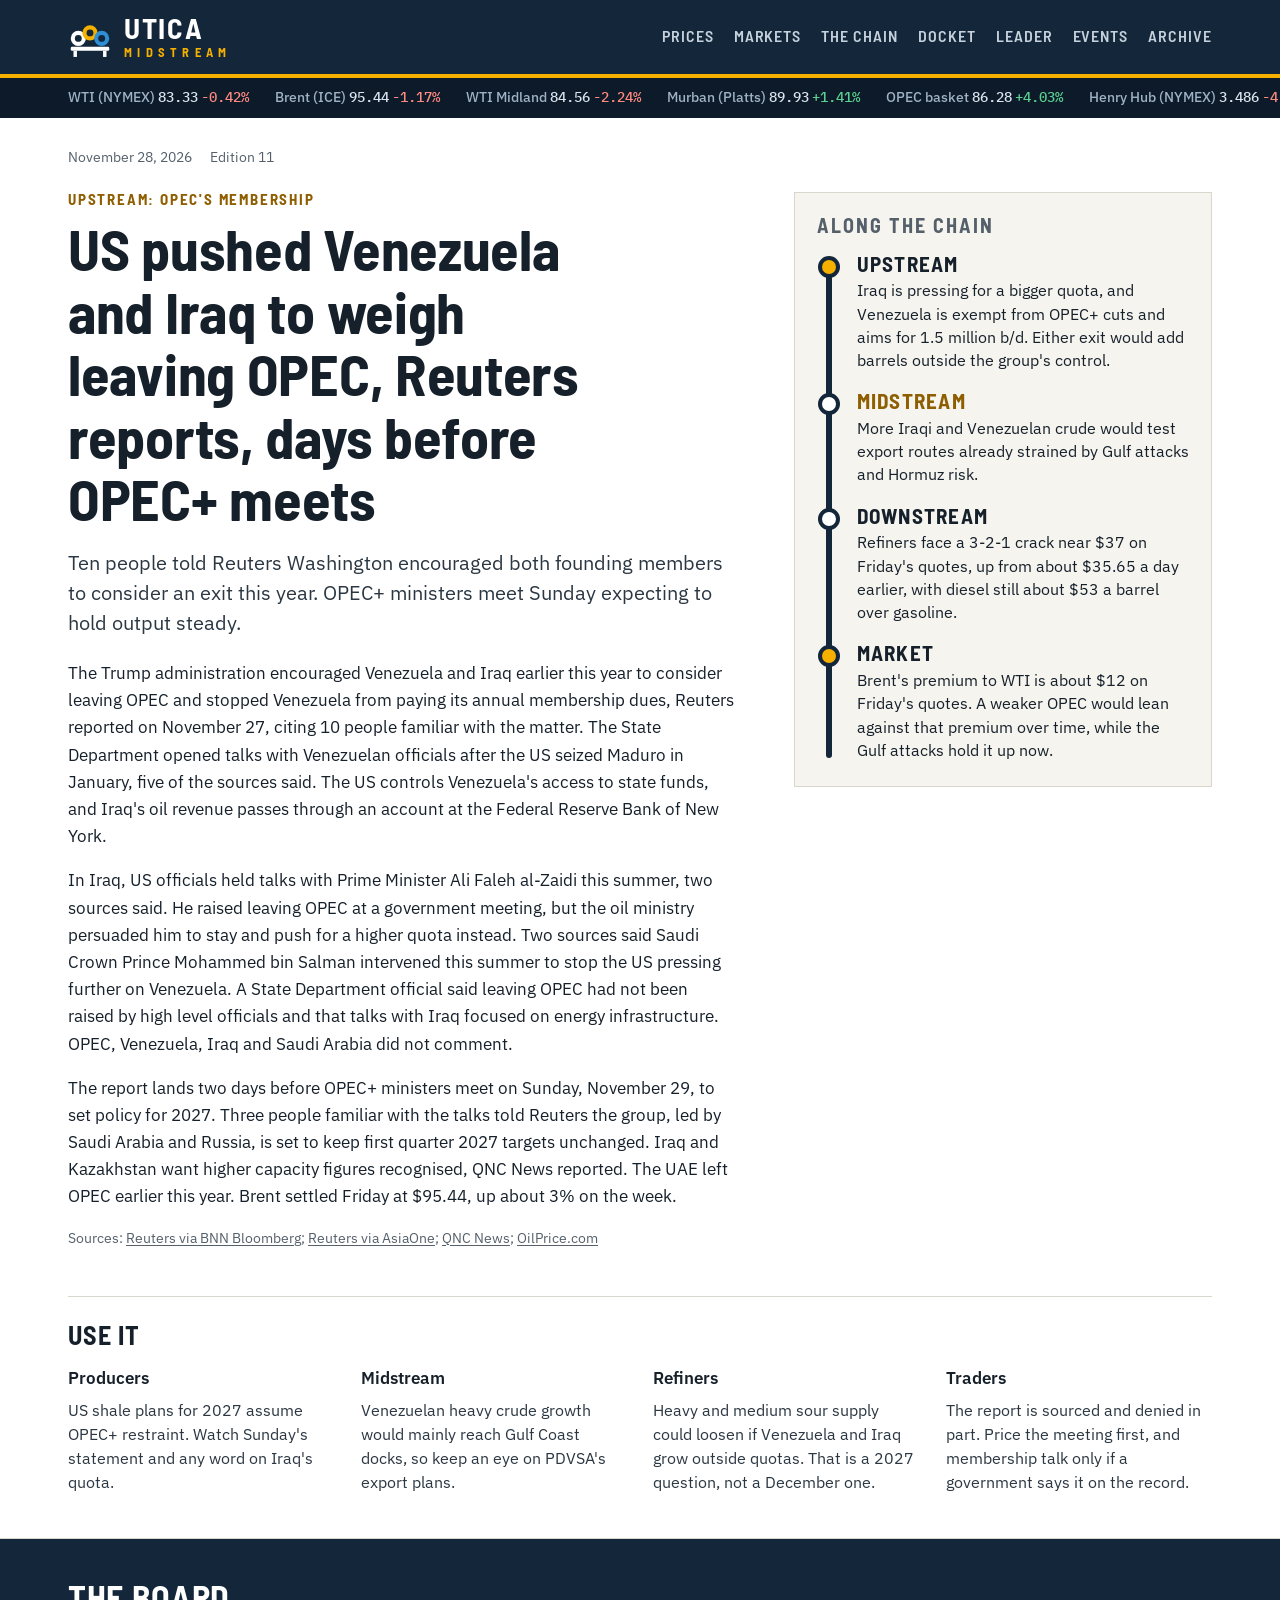
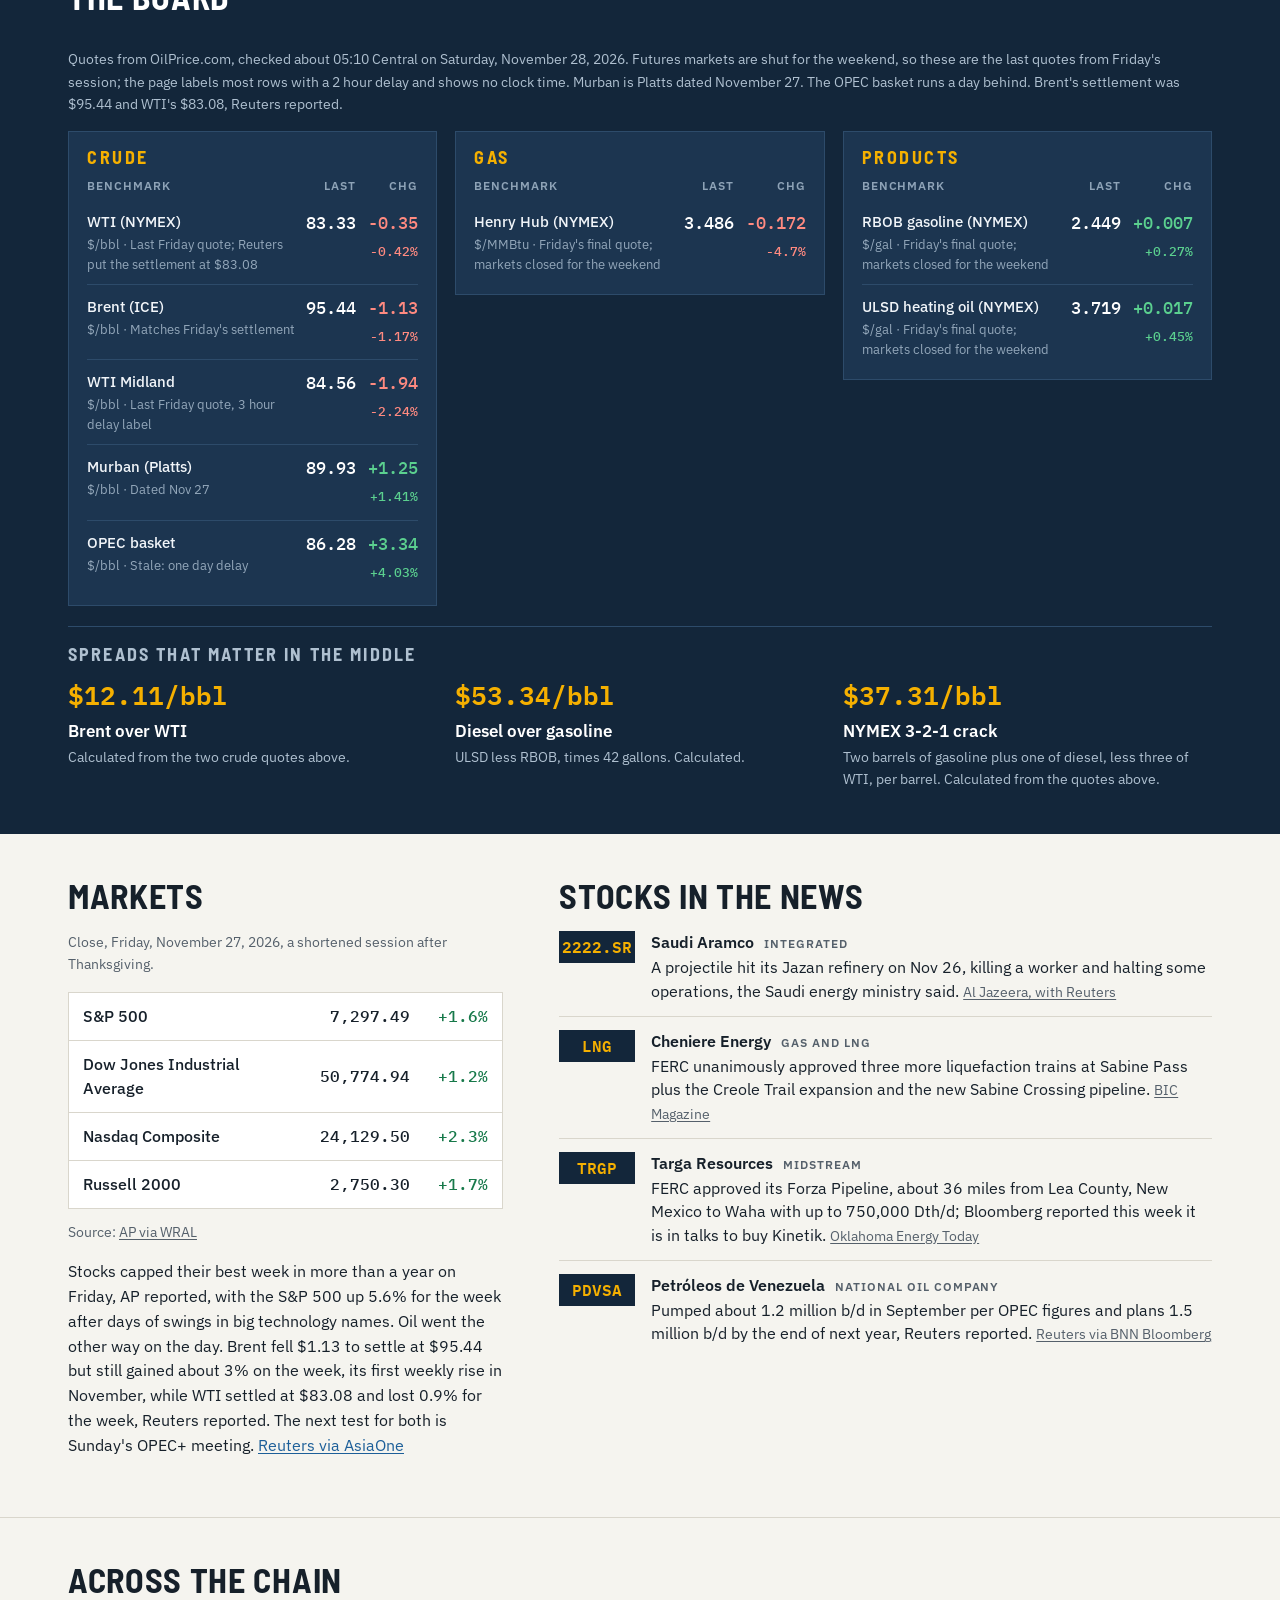
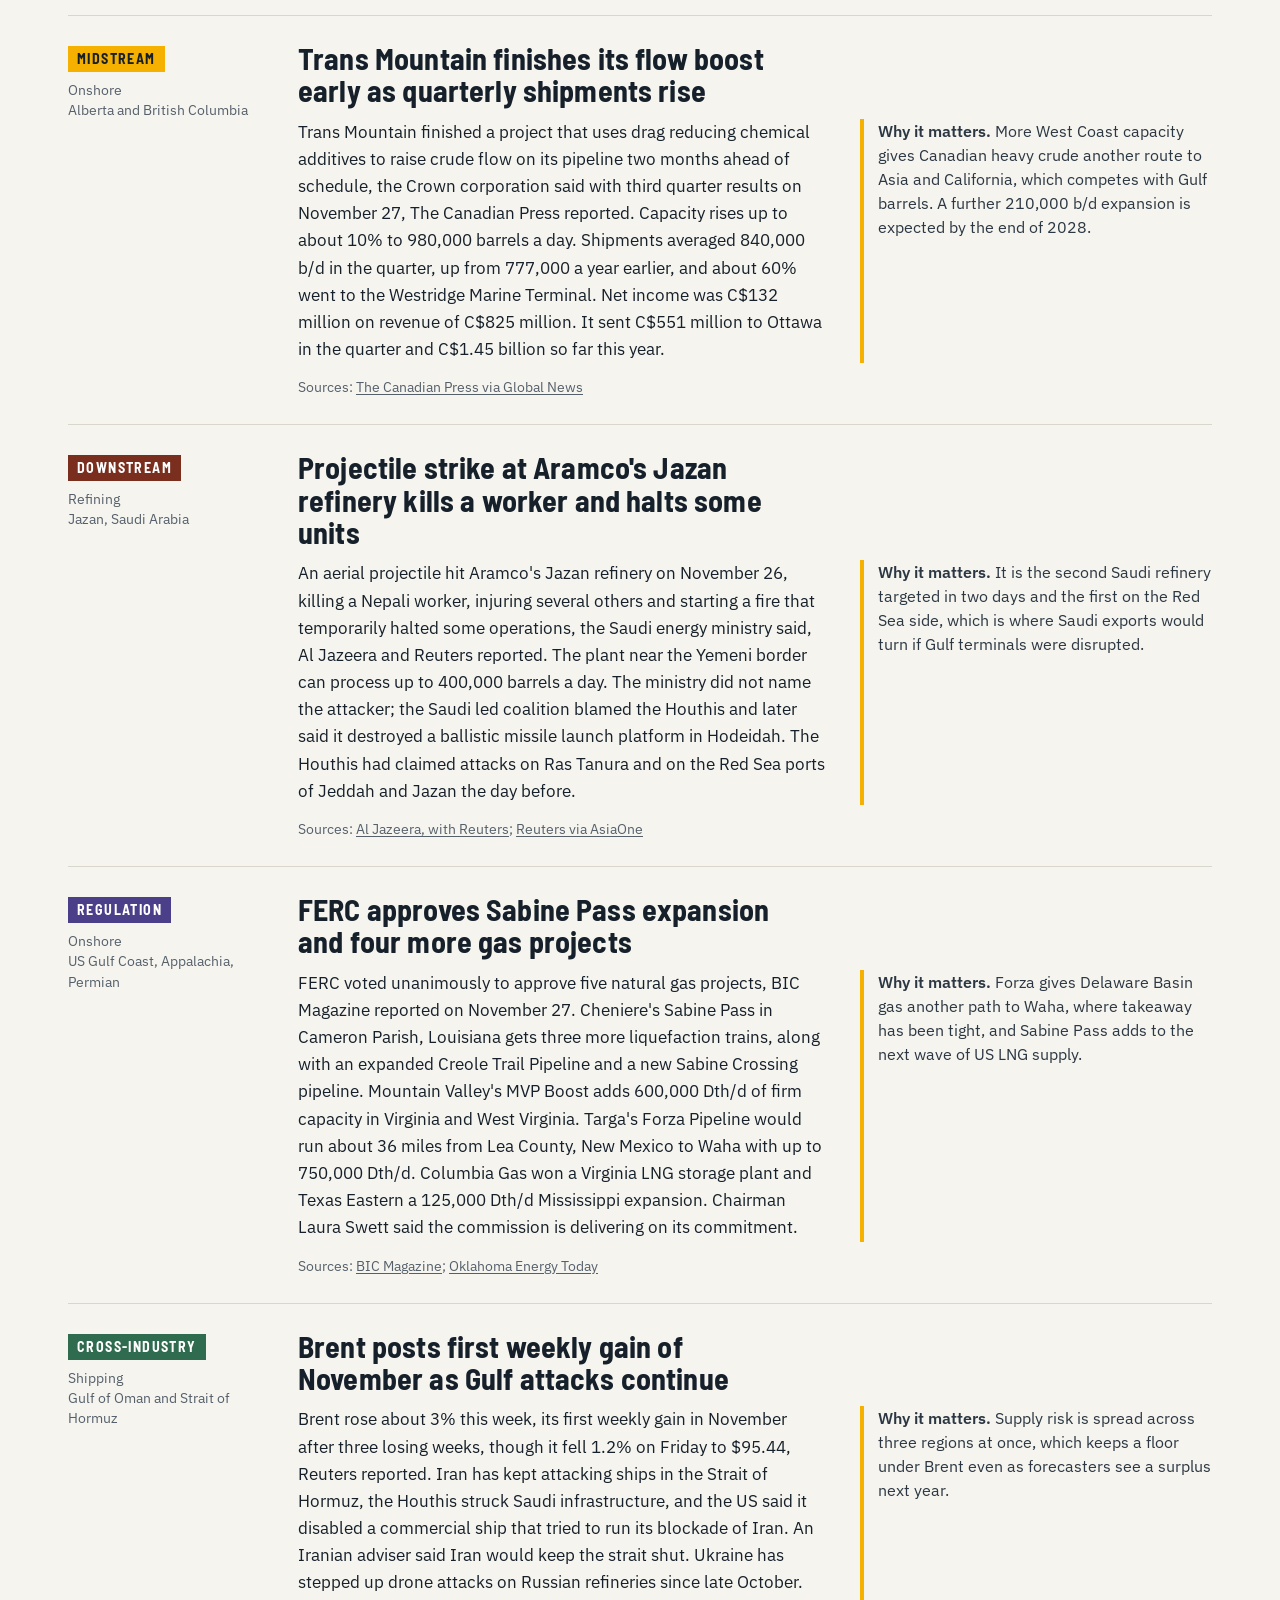
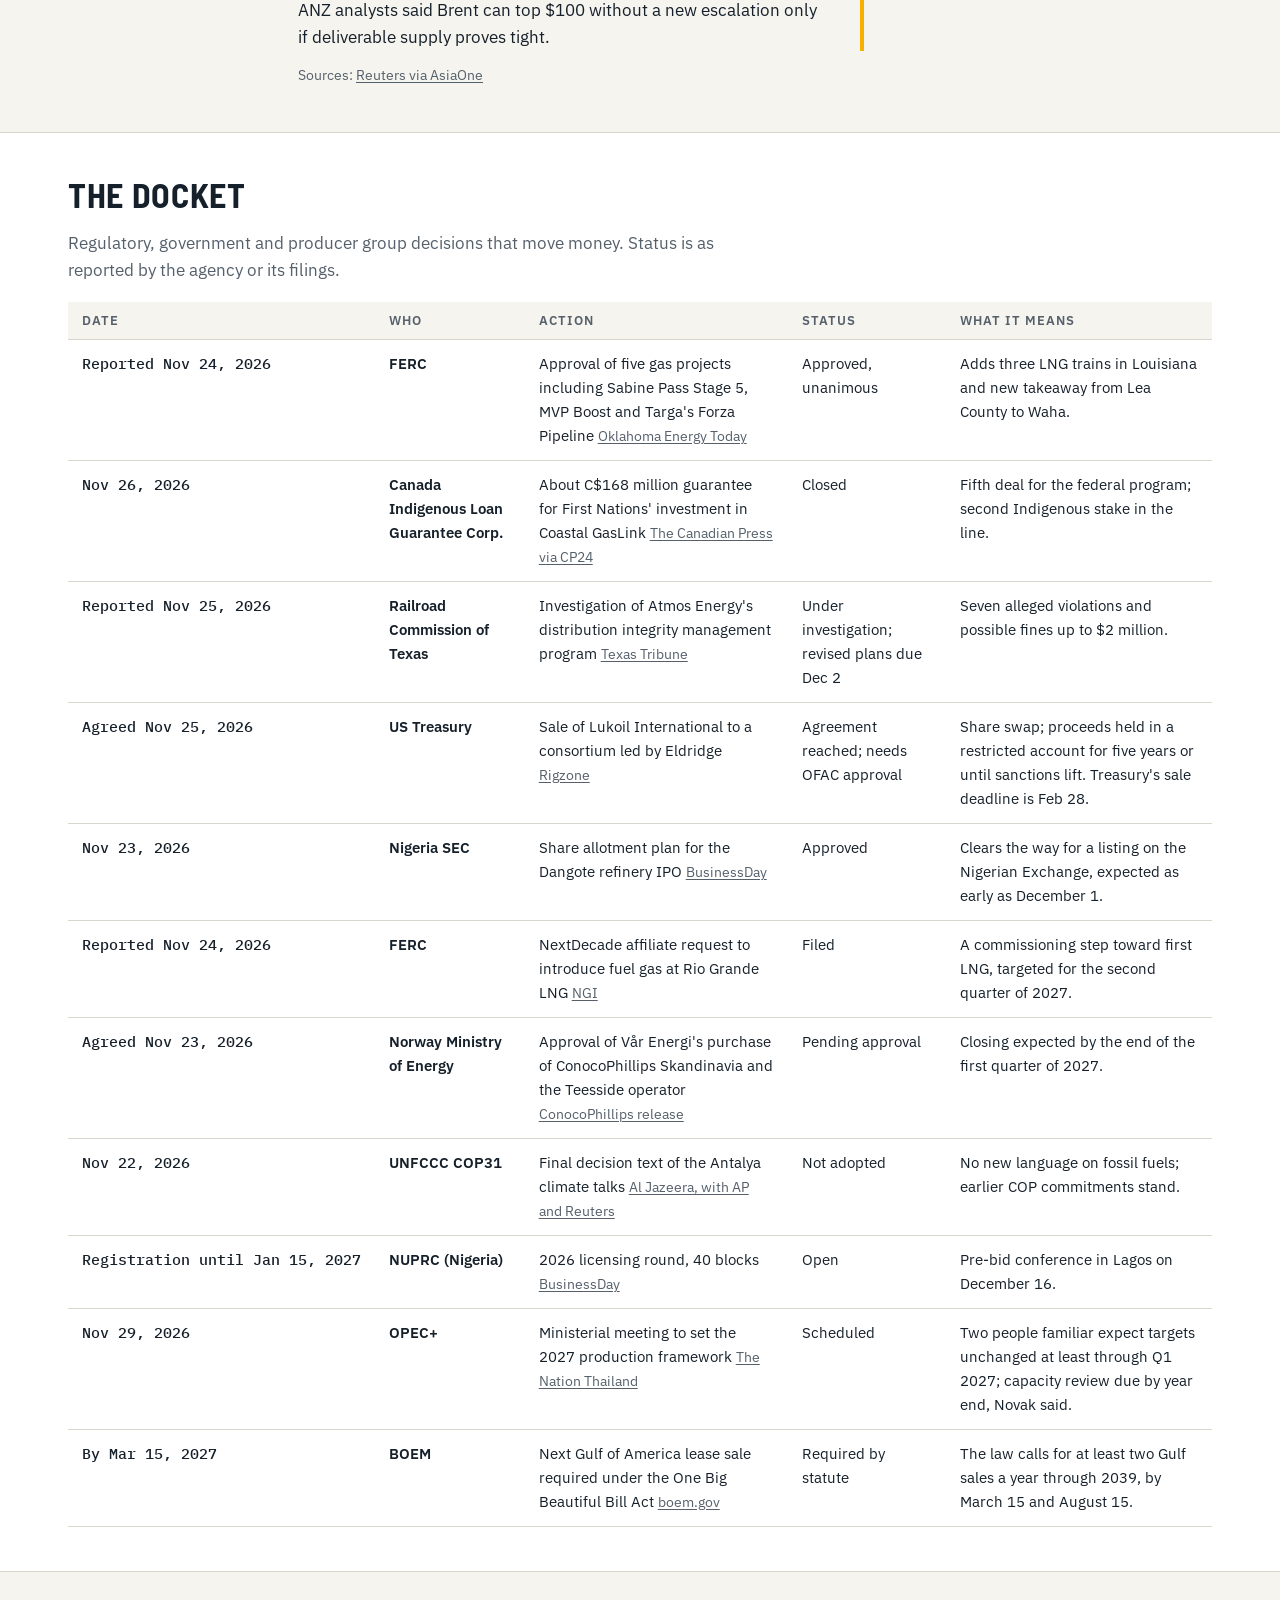
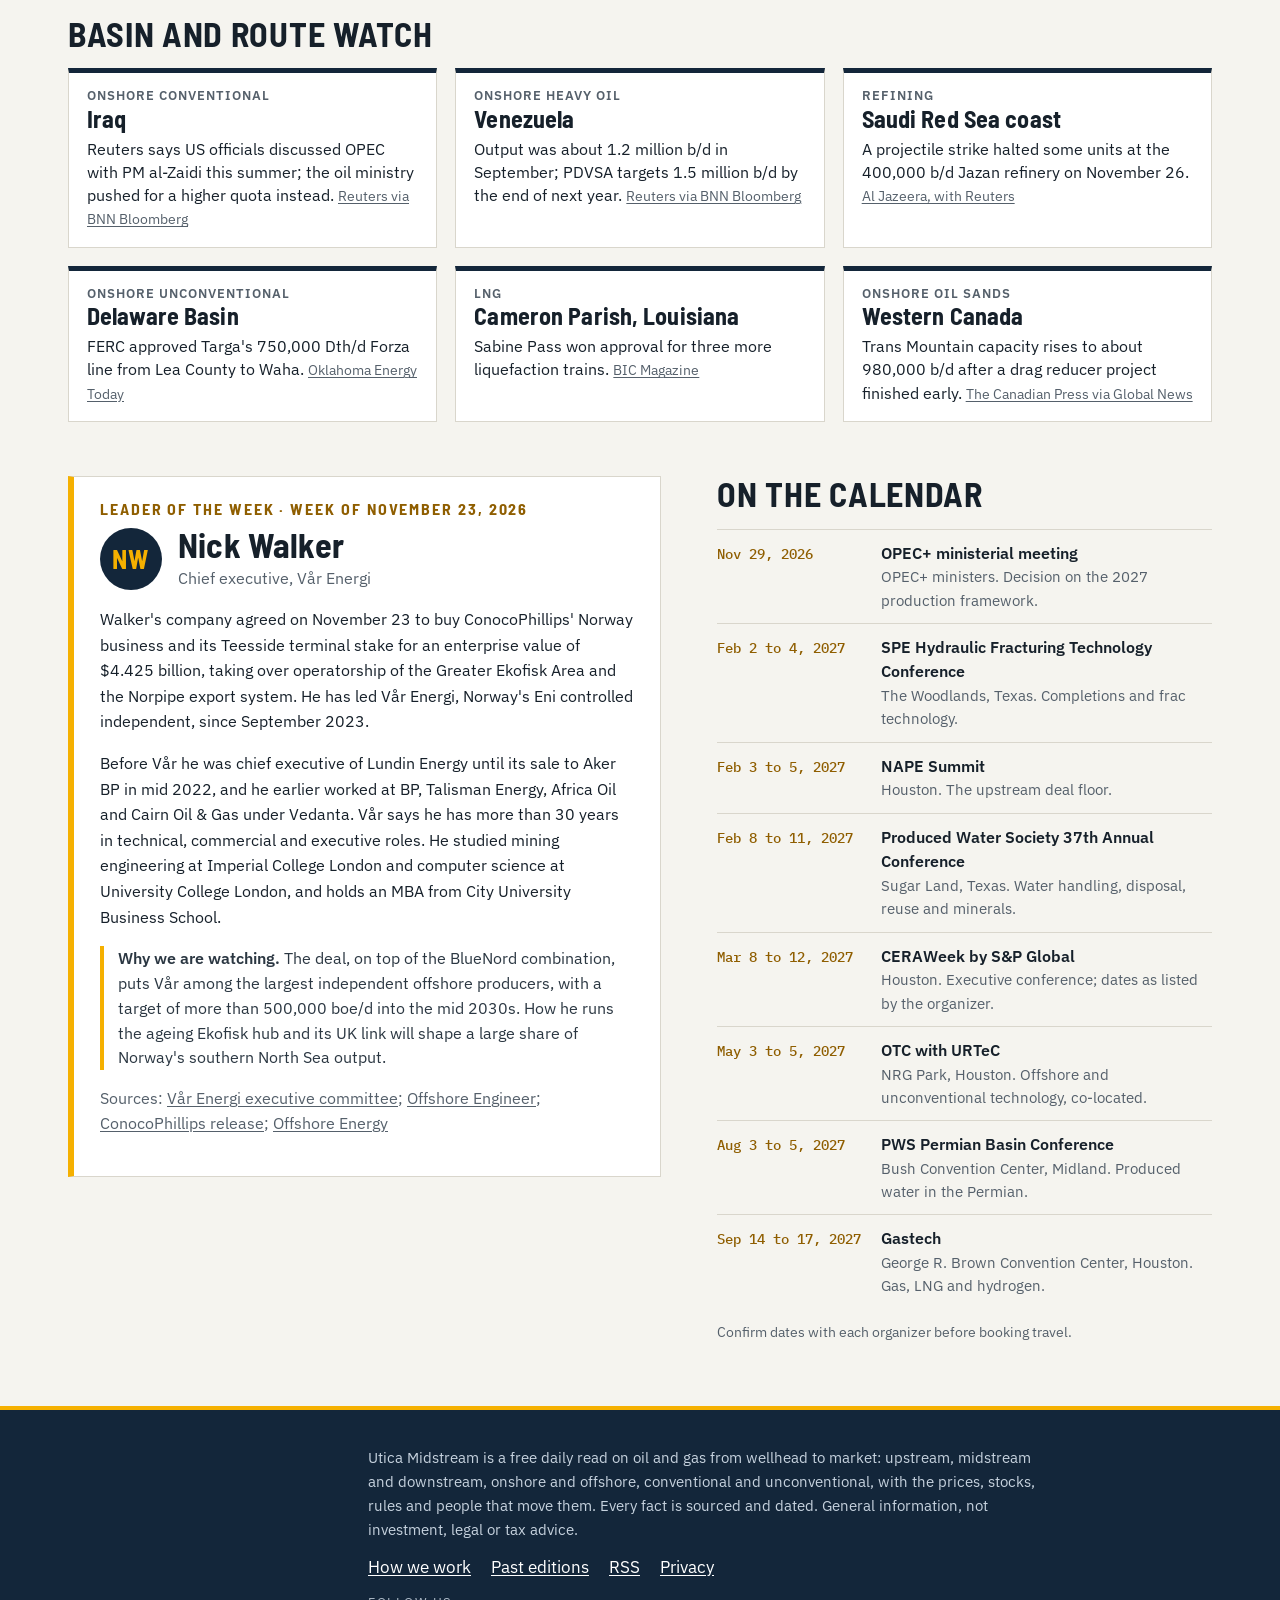
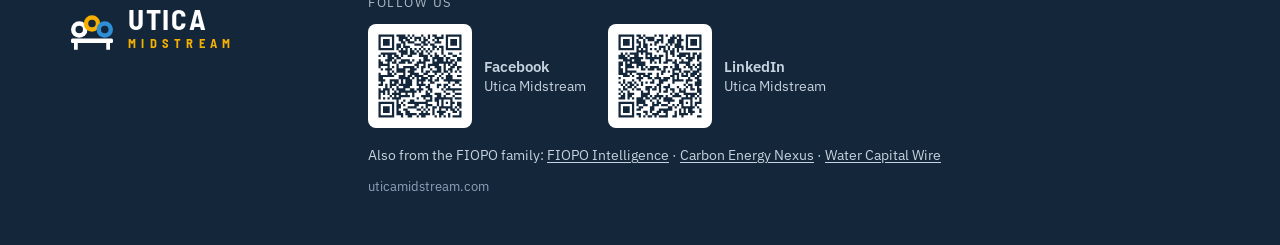
<file: index.html>
<!DOCTYPE html>
<html lang="en">
<head>
<meta charset="utf-8">
<meta name="viewport" content="width=device-width, initial-scale=1">
<meta http-equiv="Content-Security-Policy" content="default-src 'self'; script-src 'self'; style-src 'self' 'unsafe-inline'; img-src 'self' data:; font-src 'self'; connect-src 'self'; object-src 'none'; base-uri 'self'; form-action 'self'; upgrade-insecure-requests">
<meta name="referrer" content="strict-origin-when-cross-origin">
<title>Utica Midstream: Daily Oil and Gas News, Prices and Midstream Intelligence</title>
<meta name="description" content="Washington has been nudging two of OPEC&#39;s founders toward the door. Reuters, citing 10 people, reports the US encouraged Venezuela and Iraq this year to consider leaving the group and blocked Venezuela&#39;s dues.">
<meta name="robots" content="index, follow, max-image-preview:large">
<link rel="canonical" href="https://uticamidstream.com/">
<meta name="google-site-verification" content="088mT8MW7YSvouSN46BnCaNXU6O1GncsoiYr1Zxl6-Y">

<meta name="theme-color" content="#13263A">
<meta property="og:type" content="article">
<meta property="og:site_name" content="Utica Midstream">
<meta property="og:title" content="US pushed Venezuela and Iraq to weigh leaving OPEC, Reuters reports, days before OPEC+ meets">
<meta property="og:description" content="Washington has been nudging two of OPEC&#39;s founders toward the door. Reuters, citing 10 people, reports the US encouraged Venezuela and Iraq this year to consider leaving the group and blocked Venezuela&#39;s dues.">
<meta property="og:url" content="https://uticamidstream.com/">
<meta property="og:image" content="https://uticamidstream.com/social/2026-11-28.png">
<meta property="og:image:width" content="1080"><meta property="og:image:height" content="1350">
<meta property="article:published_time" content="2026-11-28T04:48:00-06:00">
<meta name="twitter:card" content="summary_large_image">
<meta name="twitter:title" content="US pushed Venezuela and Iraq to weigh leaving OPEC, Reuters reports, days before OPEC+ meets">
<meta name="twitter:description" content="Washington has been nudging two of OPEC&#39;s founders toward the door. Reuters, citing 10 people, reports the US encouraged Venezuela and Iraq this year to consider leaving the group and blocked Venezuela&#39;s dues.">
<meta name="twitter:image" content="https://uticamidstream.com/social/2026-11-28.png">
<link rel="icon" type="image/svg+xml" href="brand/um-icon.svg">
<link rel="apple-touch-icon" href="brand/um-icon-180.png">
<link rel="alternate" type="application/rss+xml" title="Utica Midstream" href="feed.xml">
<link rel="preload" href="assets/fonts/barlow-semi-condensed-latin-700-normal.woff2" as="font" type="font/woff2" crossorigin>
<link rel="stylesheet" href="assets/style.css?v=01a7a954">

<script type="application/ld+json">{"@context": "https://schema.org", "@graph": [{"@type": "NewsMediaOrganization", "@id": "https://uticamidstream.com/#org", "name": "Utica Midstream", "url": "https://uticamidstream.com/", "logo": {"@type": "ImageObject", "url": "https://uticamidstream.com/brand/um-icon-512.png", "width": 512, "height": 512}, "description": "A free daily read on oil and gas from wellhead to market: prices, stocks, pipelines, policy, projects and people, with every fact sourced and dated.", "sameAs": ["https://www.facebook.com/profile.php?id=61596931970525", "https://www.linkedin.com/company/uticamidstream/"]}, {"@type": "NewsArticle", "@id": "https://uticamidstream.com/#article", "headline": "US pushed Venezuela and Iraq to weigh leaving OPEC, Reuters reports, days before OPEC+ meets", "description": "Washington has been nudging two of OPEC's founders toward the door. Reuters, citing 10 people, reports the US encouraged Venezuela and Iraq this year to consider leaving the group and blocked Venezuela's dues.", "url": "https://uticamidstream.com/", "mainEntityOfPage": "https://uticamidstream.com/", "image": ["https://uticamidstream.com/social/2026-11-28.png"], "datePublished": "2026-11-28T04:48:00-06:00", "dateModified": "2026-11-28T04:48:00-06:00", "inLanguage": "en-US", "isAccessibleForFree": true, "articleSection": ["Upstream: OPEC's membership", "Midstream", "Downstream", "Regulation", "Cross-industry"], "author": {"@id": "https://uticamidstream.com/#org"}, "publisher": {"@id": "https://uticamidstream.com/#org"}}, {"@type": "Person", "name": "Nick Walker", "jobTitle": "Chief executive, Vår Energi"}, {"@type": "WebSite", "@id": "https://uticamidstream.com/#site", "name": "Utica Midstream", "url": "https://uticamidstream.com/", "publisher": {"@id": "https://uticamidstream.com/#org"}, "inLanguage": "en-US"}]}</script>
</head>
<body>
<a class="skip" href="#main">Skip to content</a>
<header class="top">
 <div class="wrap">
  <a class="brand" href="" aria-label="Utica Midstream home"><img src="brand/um-mark-white.svg" alt="" width="44" height="44"><span class="wm"><span class="w1">UTICA</span><span class="w2">MIDSTREAM</span></span></a>
  <nav class="main" aria-label="Main">
   <a href="#prices">Prices</a>
   <a href="#markets">Markets</a>
   <a href="#chain">The chain</a>
   <a href="#docket">Docket</a>
   <a href="#leader">Leader</a>
   <a href="#events">Events</a>
   <a href="archive/">Archive</a>
  </nav>
 </div>
</header>
<div class="tape" id="prices-tape" aria-label="Price tape">
 <div class="wrap tape-in"><span class="tk"><b>WTI (NYMEX)</b> <span class="num">83.33</span> <span class="num dn">-0.42%</span></span><span class="tk"><b>Brent (ICE)</b> <span class="num">95.44</span> <span class="num dn">-1.17%</span></span><span class="tk"><b>WTI Midland</b> <span class="num">84.56</span> <span class="num dn">-2.24%</span></span><span class="tk"><b>Murban (Platts)</b> <span class="num">89.93</span> <span class="num up">+1.41%</span></span><span class="tk"><b>OPEC basket</b> <span class="num">86.28</span> <span class="num up">+4.03%</span></span><span class="tk"><b>Henry Hub (NYMEX)</b> <span class="num">3.486</span> <span class="num dn">-4.7%</span></span><span class="tk"><b>RBOB gasoline (NYMEX)</b> <span class="num">2.449</span> <span class="num up">+0.27%</span></span><span class="tk"><b>ULSD heating oil (NYMEX)</b> <span class="num">3.719</span> <span class="num up">+0.45%</span></span></div>
</div>
<main id="main">
<section class="lead">
 <div class="wrap">
  <p class="dateline">November 28, 2026<span>Edition 11</span></p>
  <div class="lead-grid">
   <article class="lead-story">
    <p class="kick">Upstream: OPEC&#39;s membership</p>
    <h1>US pushed Venezuela and Iraq to weigh leaving OPEC, Reuters reports, days before OPEC+ meets</h1>
    <p class="dek">Ten people told Reuters Washington encouraged both founding members to consider an exit this year. OPEC+ ministers meet Sunday expecting to hold output steady.</p>
    <p>The Trump administration encouraged Venezuela and Iraq earlier this year to consider leaving OPEC and stopped Venezuela from paying its annual membership dues, Reuters reported on November 27, citing 10 people familiar with the matter. The State Department opened talks with Venezuelan officials after the US seized Maduro in January, five of the sources said. The US controls Venezuela&#39;s access to state funds, and Iraq&#39;s oil revenue passes through an account at the Federal Reserve Bank of New York.</p><p>In Iraq, US officials held talks with Prime Minister Ali Faleh al-Zaidi this summer, two sources said. He raised leaving OPEC at a government meeting, but the oil ministry persuaded him to stay and push for a higher quota instead. Two sources said Saudi Crown Prince Mohammed bin Salman intervened this summer to stop the US pressing further on Venezuela. A State Department official said leaving OPEC had not been raised by high level officials and that talks with Iraq focused on energy infrastructure. OPEC, Venezuela, Iraq and Saudi Arabia did not comment.</p><p>The report lands two days before OPEC+ ministers meet on Sunday, November 29, to set policy for 2027. Three people familiar with the talks told Reuters the group, led by Saudi Arabia and Russia, is set to keep first quarter 2027 targets unchanged. Iraq and Kazakhstan want higher capacity figures recognised, QNC News reported. The UAE left OPEC earlier this year. Brent settled Friday at $95.44, up about 3% on the week.</p>
    <p class="src">Sources: <a href="https://www.bnnbloomberg.ca/business/international/2026/11/27/us-pushed-venezuela-iraq-to-consider-leaving-opec-sources-say-reuters-exclusive/" rel="noopener">Reuters via BNN Bloomberg</a>; <a href="https://www.asiaone.com/money/oil-notches-first-weekly-gain-november-supply-fears" rel="noopener">Reuters via AsiaOne</a>; <a href="https://qncnews.com/2026/11/26/opec-plus-set-to-roll-over-oil-output-targets-at-sunday-meeting-sources-say/" rel="noopener">QNC News</a>; <a href="https://oilprice.com/oil-price-charts/" rel="noopener">OilPrice.com</a></p>
   </article>
   <aside class="flowline" aria-label="How this story moves along the value chain">
    <h2>Along the chain</h2>
    <ol>
     
     <li class="st st-upstream on"><span class="node" aria-hidden="true"></span><h3>Upstream</h3><p>Iraq is pressing for a bigger quota, and Venezuela is exempt from OPEC+ cuts and aims for 1.5 million b/d. Either exit would add barrels outside the group&#39;s control.</p></li>
     
     <li class="st st-midstream"><span class="node" aria-hidden="true"></span><h3>Midstream</h3><p>More Iraqi and Venezuelan crude would test export routes already strained by Gulf attacks and Hormuz risk.</p></li>
     
     <li class="st st-downstream"><span class="node" aria-hidden="true"></span><h3>Downstream</h3><p>Refiners face a 3-2-1 crack near $37 on Friday&#39;s quotes, up from about $35.65 a day earlier, with diesel still about $53 a barrel over gasoline.</p></li>
     
     <li class="st st-market on"><span class="node" aria-hidden="true"></span><h3>Market</h3><p>Brent&#39;s premium to WTI is about $12 on Friday&#39;s quotes. A weaker OPEC would lean against that premium over time, while the Gulf attacks hold it up now.</p></li>
     
    </ol>
   </aside>
  </div>
  <div class="use">
   <h2>Use it</h2>
   <dl><div><dt>Producers</dt><dd>US shale plans for 2027 assume OPEC+ restraint. Watch Sunday&#39;s statement and any word on Iraq&#39;s quota.</dd></div><div><dt>Midstream</dt><dd>Venezuelan heavy crude growth would mainly reach Gulf Coast docks, so keep an eye on PDVSA&#39;s export plans.</dd></div><div><dt>Refiners</dt><dd>Heavy and medium sour supply could loosen if Venezuela and Iraq grow outside quotas. That is a 2027 question, not a December one.</dd></div><div><dt>Traders</dt><dd>The report is sourced and denied in part. Price the meeting first, and membership talk only if a government says it on the record.</dd></div></dl>
  </div>
 </div>
</section>

<section class="board" id="prices" aria-label="Commodity prices">
 <div class="wrap">
  <div class="board-head"><h2 class="sh">The board</h2><p class="asof">Quotes from OilPrice.com, checked about 05:10 Central on Saturday, November 28, 2026. Futures markets are shut for the weekend, so these are the last quotes from Friday&#39;s session; the page labels most rows with a 2 hour delay and shows no clock time. Murban is Platts dated November 27. The OPEC basket runs a day behind. Brent&#39;s settlement was $95.44 and WTI&#39;s $83.08, Reuters reported.</p></div>
  <div class="board-grid">
   
   <div class="panel">
    <h3>Crude</h3>
    <table>
     <thead><tr><th scope="col">Benchmark</th><th scope="col" class="r">Last</th><th scope="col" class="r">Chg</th></tr></thead>
     <tbody><tr><th scope="row"><a href="https://oilprice.com/oil-price-charts/" rel="noopener">WTI (NYMEX)</a><span class="unit">$/bbl · Last Friday quote; Reuters put the settlement at $83.08</span></th><td class="r num">83.33</td><td class="r num dn">-0.35<br><span class="pc">-0.42%</span></td></tr><tr><th scope="row"><a href="https://oilprice.com/oil-price-charts/" rel="noopener">Brent (ICE)</a><span class="unit">$/bbl · Matches Friday&#39;s settlement</span></th><td class="r num">95.44</td><td class="r num dn">-1.13<br><span class="pc">-1.17%</span></td></tr><tr><th scope="row"><a href="https://oilprice.com/oil-price-charts/" rel="noopener">WTI Midland</a><span class="unit">$/bbl · Last Friday quote, 3 hour delay label</span></th><td class="r num">84.56</td><td class="r num dn">-1.94<br><span class="pc">-2.24%</span></td></tr><tr><th scope="row"><a href="https://oilprice.com/oil-price-charts/" rel="noopener">Murban (Platts)</a><span class="unit">$/bbl · Dated Nov 27</span></th><td class="r num">89.93</td><td class="r num up">+1.25<br><span class="pc">+1.41%</span></td></tr><tr><th scope="row"><a href="https://oilprice.com/oil-price-charts/" rel="noopener">OPEC basket</a><span class="unit">$/bbl · Stale: one day delay</span></th><td class="r num">86.28</td><td class="r num up">+3.34<br><span class="pc">+4.03%</span></td></tr></tbody>
    </table>
   </div>
   
   <div class="panel">
    <h3>Gas</h3>
    <table>
     <thead><tr><th scope="col">Benchmark</th><th scope="col" class="r">Last</th><th scope="col" class="r">Chg</th></tr></thead>
     <tbody><tr><th scope="row"><a href="https://oilprice.com/oil-price-charts/" rel="noopener">Henry Hub (NYMEX)</a><span class="unit">$/MMBtu · Friday&#39;s final quote; markets closed for the weekend</span></th><td class="r num">3.486</td><td class="r num dn">-0.172<br><span class="pc">-4.7%</span></td></tr></tbody>
    </table>
   </div>
   
   <div class="panel">
    <h3>Products</h3>
    <table>
     <thead><tr><th scope="col">Benchmark</th><th scope="col" class="r">Last</th><th scope="col" class="r">Chg</th></tr></thead>
     <tbody><tr><th scope="row"><a href="https://oilprice.com/oil-price-charts/" rel="noopener">RBOB gasoline (NYMEX)</a><span class="unit">$/gal · Friday&#39;s final quote; markets closed for the weekend</span></th><td class="r num">2.449</td><td class="r num up">+0.007<br><span class="pc">+0.27%</span></td></tr><tr><th scope="row"><a href="https://oilprice.com/oil-price-charts/" rel="noopener">ULSD heating oil (NYMEX)</a><span class="unit">$/gal · Friday&#39;s final quote; markets closed for the weekend</span></th><td class="r num">3.719</td><td class="r num up">+0.017<br><span class="pc">+0.45%</span></td></tr></tbody>
    </table>
   </div>
   
  </div>
  <div class="spreads">
   <h3>Spreads that matter in the middle</h3>
   <ul><li><span class="num">$12.11/bbl</span><b>Brent over WTI</b><span>Calculated from the two crude quotes above.</span></li><li><span class="num">$53.34/bbl</span><b>Diesel over gasoline</b><span>ULSD less RBOB, times 42 gallons. Calculated.</span></li><li><span class="num">$37.31/bbl</span><b>NYMEX 3-2-1 crack</b><span>Two barrels of gasoline plus one of diesel, less three of WTI, per barrel. Calculated from the quotes above.</span></li></ul>
  </div>
 </div>
</section>

<section class="markets" id="markets" aria-label="Markets and stocks">
 <div class="wrap mk-grid">
  <div>
   <h2 class="sh">Markets</h2>
   <p class="asof">Close, Friday, November 27, 2026, a shortened session after Thanksgiving.</p>
   <table class="idx">
    <tbody><tr><th scope="row">S&amp;P 500</th><td class="r num">7,297.49</td><td class="r num up">+1.6%</td></tr><tr><th scope="row">Dow Jones Industrial Average</th><td class="r num">50,774.94</td><td class="r num up">+1.2%</td></tr><tr><th scope="row">Nasdaq Composite</th><td class="r num">24,129.50</td><td class="r num up">+2.3%</td></tr><tr><th scope="row">Russell 2000</th><td class="r num">2,750.30</td><td class="r num up">+1.7%</td></tr></tbody>
   </table>
   <p class="src">Source: <a href="https://www.wral.com/news/ap/04dab-how-major-us-stock-indexes-fared-friday-11-27-2026/" rel="noopener">AP via WRAL</a></p>
   <p class="read">Stocks capped their best week in more than a year on Friday, AP reported, with the S&amp;P 500 up 5.6% for the week after days of swings in big technology names. Oil went the other way on the day. Brent fell $1.13 to settle at $95.44 but still gained about 3% on the week, its first weekly rise in November, while WTI settled at $83.08 and lost 0.9% for the week, Reuters reported. The next test for both is Sunday&#39;s OPEC+ meeting. <a href="https://www.asiaone.com/money/oil-notches-first-weekly-gain-november-supply-fears" rel="noopener">Reuters via AsiaOne</a></p>
  </div>
  <div>
   <h2 class="sh">Stocks in the news</h2>
   <ul class="stocks"><li><span class="tick">2222.SR</span><div><p class="sn"><b>Saudi Aramco</b> <span class="seg">Integrated</span></p><p>A projectile hit its Jazan refinery on Nov 26, killing a worker and halting some operations, the Saudi energy ministry said. <a href="https://www.aljazeera.com/news/2026/11/26/attack-on-saudi-aramcos-jazan-refinery-kills-worker-disrupts-operations" rel="noopener">Al Jazeera, with Reuters</a></p></div></li><li><span class="tick">LNG</span><div><p class="sn"><b>Cheniere Energy</b> <span class="seg">Gas and LNG</span></p><p>FERC unanimously approved three more liquefaction trains at Sabine Pass plus the Creole Trail expansion and the new Sabine Crossing pipeline. <a href="https://www.bicmagazine.com/industry/natgas-lng/ferc-approves-sabine-pass-lng-expansion-four-other-natural-gas-projects/" rel="noopener">BIC Magazine</a></p></div></li><li><span class="tick">TRGP</span><div><p class="sn"><b>Targa Resources</b> <span class="seg">Midstream</span></p><p>FERC approved its Forza Pipeline, about 36 miles from Lea County, New Mexico to Waha with up to 750,000 Dth/d; Bloomberg reported this week it is in talks to buy Kinetik. <a href="https://okenergytoday.com/2026/11/gas-pipeline-projects-win-ferc-approval/" rel="noopener">Oklahoma Energy Today</a></p></div></li><li><span class="tick">PDVSA</span><div><p class="sn"><b>Petróleos de Venezuela</b> <span class="seg">National oil company</span></p><p>Pumped about 1.2 million b/d in September per OPEC figures and plans 1.5 million b/d by the end of next year, Reuters reported. <a href="https://www.bnnbloomberg.ca/business/international/2026/11/27/us-pushed-venezuela-iraq-to-consider-leaving-opec-sources-say-reuters-exclusive/" rel="noopener">Reuters via BNN Bloomberg</a></p></div></li></ul>
  </div>
 </div>
</section>

<section class="chain" id="chain">
 <div class="wrap">
  <h2 class="sh">Across the chain</h2>
  
  <article class="brief" id="money">
   <div class="tags"><p class="seg seg-midstream">Midstream</p><p class="set"><span>Onshore</span><span>Alberta and British Columbia</span></p></div>
   <div>
    <h3>Trans Mountain finishes its flow boost early as quarterly shipments rise</h3>
    <div class="brief-body"><p>Trans Mountain finished a project that uses drag reducing chemical additives to raise crude flow on its pipeline two months ahead of schedule, the Crown corporation said with third quarter results on November 27, The Canadian Press reported. Capacity rises up to about 10% to 980,000 barrels a day. Shipments averaged 840,000 b/d in the quarter, up from 777,000 a year earlier, and about 60% went to the Westridge Marine Terminal. Net income was C$132 million on revenue of C$825 million. It sent C$551 million to Ottawa in the quarter and C$1.45 billion so far this year.</p><p class="why"><b>Why it matters.</b> More West Coast capacity gives Canadian heavy crude another route to Asia and California, which competes with Gulf barrels. A further 210,000 b/d expansion is expected by the end of 2028.</p></div>
    <p class="src">Sources: <a href="https://globalnews.ca/news/12169033/trans-mountain-pipeline-flow-increase" rel="noopener">The Canadian Press via Global News</a></p>
   </div>
  </article>
  
  <article class="brief" id="world">
   <div class="tags"><p class="seg seg-downstream">Downstream</p><p class="set"><span>Refining</span><span>Jazan, Saudi Arabia</span></p></div>
   <div>
    <h3>Projectile strike at Aramco&#39;s Jazan refinery kills a worker and halts some units</h3>
    <div class="brief-body"><p>An aerial projectile hit Aramco&#39;s Jazan refinery on November 26, killing a Nepali worker, injuring several others and starting a fire that temporarily halted some operations, the Saudi energy ministry said, Al Jazeera and Reuters reported. The plant near the Yemeni border can process up to 400,000 barrels a day. The ministry did not name the attacker; the Saudi led coalition blamed the Houthis and later said it destroyed a ballistic missile launch platform in Hodeidah. The Houthis had claimed attacks on Ras Tanura and on the Red Sea ports of Jeddah and Jazan the day before.</p><p class="why"><b>Why it matters.</b> It is the second Saudi refinery targeted in two days and the first on the Red Sea side, which is where Saudi exports would turn if Gulf terminals were disrupted.</p></div>
    <p class="src">Sources: <a href="https://www.aljazeera.com/news/2026/11/26/attack-on-saudi-aramcos-jazan-refinery-kills-worker-disrupts-operations" rel="noopener">Al Jazeera, with Reuters</a>; <a href="https://www.asiaone.com/money/oil-notches-first-weekly-gain-november-supply-fears" rel="noopener">Reuters via AsiaOne</a></p>
   </div>
  </article>
  
  <article class="brief" id="ferc">
   <div class="tags"><p class="seg seg-regulation">Regulation</p><p class="set"><span>Onshore</span><span>US Gulf Coast, Appalachia, Permian</span></p></div>
   <div>
    <h3>FERC approves Sabine Pass expansion and four more gas projects</h3>
    <div class="brief-body"><p>FERC voted unanimously to approve five natural gas projects, BIC Magazine reported on November 27. Cheniere&#39;s Sabine Pass in Cameron Parish, Louisiana gets three more liquefaction trains, along with an expanded Creole Trail Pipeline and a new Sabine Crossing pipeline. Mountain Valley&#39;s MVP Boost adds 600,000 Dth/d of firm capacity in Virginia and West Virginia. Targa&#39;s Forza Pipeline would run about 36 miles from Lea County, New Mexico to Waha with up to 750,000 Dth/d. Columbia Gas won a Virginia LNG storage plant and Texas Eastern a 125,000 Dth/d Mississippi expansion. Chairman Laura Swett said the commission is delivering on its commitment.</p><p class="why"><b>Why it matters.</b> Forza gives Delaware Basin gas another path to Waha, where takeaway has been tight, and Sabine Pass adds to the next wave of US LNG supply.</p></div>
    <p class="src">Sources: <a href="https://www.bicmagazine.com/industry/natgas-lng/ferc-approves-sabine-pass-lng-expansion-four-other-natural-gas-projects/" rel="noopener">BIC Magazine</a>; <a href="https://okenergytoday.com/2026/11/gas-pipeline-projects-win-ferc-approval/" rel="noopener">Oklahoma Energy Today</a></p>
   </div>
  </article>
  
  <article class="brief" id="weekly">
   <div class="tags"><p class="seg seg-cross-industry">Cross-industry</p><p class="set"><span>Shipping</span><span>Gulf of Oman and Strait of Hormuz</span></p></div>
   <div>
    <h3>Brent posts first weekly gain of November as Gulf attacks continue</h3>
    <div class="brief-body"><p>Brent rose about 3% this week, its first weekly gain in November after three losing weeks, though it fell 1.2% on Friday to $95.44, Reuters reported. Iran has kept attacking ships in the Strait of Hormuz, the Houthis struck Saudi infrastructure, and the US said it disabled a commercial ship that tried to run its blockade of Iran. An Iranian adviser said Iran would keep the strait shut. Ukraine has stepped up drone attacks on Russian refineries since late October. ANZ analysts said Brent can top $100 without a new escalation only if deliverable supply proves tight.</p><p class="why"><b>Why it matters.</b> Supply risk is spread across three regions at once, which keeps a floor under Brent even as forecasters see a surplus next year.</p></div>
    <p class="src">Sources: <a href="https://www.asiaone.com/money/oil-notches-first-weekly-gain-november-supply-fears" rel="noopener">Reuters via AsiaOne</a></p>
   </div>
  </article>
  
 </div>
</section>

<section class="docket" id="docket">
 <div class="wrap">
  <h2 class="sh">The docket</h2>
  <p class="intro">Regulatory, government and producer group decisions that move money. Status is as reported by the agency or its filings.</p>
  <div class="dk-wrap"><table>
   <thead><tr><th scope="col">Date</th><th scope="col">Who</th><th scope="col">Action</th><th scope="col">Status</th><th scope="col">What it means</th></tr></thead>
   <tbody><tr><td class="num nowrap" data-l="Date">Reported Nov 24, 2026</td><td data-l="Who"><b>FERC</b></td><td data-l="Action">Approval of five gas projects including Sabine Pass Stage 5, MVP Boost and Targa&#39;s Forza Pipeline <a href="https://okenergytoday.com/2026/11/gas-pipeline-projects-win-ferc-approval/" rel="noopener">Oklahoma Energy Today</a></td><td data-l="Status">Approved, unanimous</td><td data-l="What it means">Adds three LNG trains in Louisiana and new takeaway from Lea County to Waha.</td></tr><tr><td class="num nowrap" data-l="Date">Nov 26, 2026</td><td data-l="Who"><b>Canada Indigenous Loan Guarantee Corp.</b></td><td data-l="Action">About C$168 million guarantee for First Nations&#39; investment in Coastal GasLink <a href="https://www.cp24.com/news/canada/2026/11/26/168m-loan-guarantee-provided-for-first-nations-investment-in-lng-pipeline/" rel="noopener">The Canadian Press via CP24</a></td><td data-l="Status">Closed</td><td data-l="What it means">Fifth deal for the federal program; second Indigenous stake in the line.</td></tr><tr><td class="num nowrap" data-l="Date">Reported Nov 25, 2026</td><td data-l="Who"><b>Railroad Commission of Texas</b></td><td data-l="Action">Investigation of Atmos Energy&#39;s distribution integrity management program <a href="https://www.texastribune.org/2026/11/25/texas-railroad-commission-investigates-atmos-energy/" rel="noopener">Texas Tribune</a></td><td data-l="Status">Under investigation; revised plans due Dec 2</td><td data-l="What it means">Seven alleged violations and possible fines up to $2 million.</td></tr><tr><td class="num nowrap" data-l="Date">Agreed Nov 25, 2026</td><td data-l="Who"><b>US Treasury</b></td><td data-l="Action">Sale of Lukoil International to a consortium led by Eldridge <a href="https://www.rigzone.com/news/eldridge_consortium_pens_deal_to_acquire_lukoil_international-26-nov-2026-185176-article/" rel="noopener">Rigzone</a></td><td data-l="Status">Agreement reached; needs OFAC approval</td><td data-l="What it means">Share swap; proceeds held in a restricted account for five years or until sanctions lift. Treasury&#39;s sale deadline is Feb 28.</td></tr><tr><td class="num nowrap" data-l="Date">Nov 23, 2026</td><td data-l="Who"><b>Nigeria SEC</b></td><td data-l="Action">Share allotment plan for the Dangote refinery IPO <a href="https://businessday.ng/markets/article/dangote-refinery-eyes-dec-1-for-historic-n65trn-ngx-listing/" rel="noopener">BusinessDay</a></td><td data-l="Status">Approved</td><td data-l="What it means">Clears the way for a listing on the Nigerian Exchange, expected as early as December 1.</td></tr><tr><td class="num nowrap" data-l="Date">Reported Nov 24, 2026</td><td data-l="Who"><b>FERC</b></td><td data-l="Action">NextDecade affiliate request to introduce fuel gas at Rio Grande LNG <a href="https://naturalgasintel.com/news/rio-grande-lng-close-to-introducing-natural-gas-to-first-liquefaction-train/" rel="noopener">NGI</a></td><td data-l="Status">Filed</td><td data-l="What it means">A commissioning step toward first LNG, targeted for the second quarter of 2027.</td></tr><tr><td class="num nowrap" data-l="Date">Agreed Nov 23, 2026</td><td data-l="Who"><b>Norway Ministry of Energy</b></td><td data-l="Action">Approval of Vår Energi&#39;s purchase of ConocoPhillips Skandinavia and the Teesside operator <a href="https://www.conocophillips.com/news-media/story/conocophillips-announces-agreement-to-sell-norway-business-and-teesside-asset-to-var-energi-2/" rel="noopener">ConocoPhillips release</a></td><td data-l="Status">Pending approval</td><td data-l="What it means">Closing expected by the end of the first quarter of 2027.</td></tr><tr><td class="num nowrap" data-l="Date">Nov 22, 2026</td><td data-l="Who"><b>UNFCCC COP31</b></td><td data-l="Action">Final decision text of the Antalya climate talks <a href="https://www.aljazeera.com/news/2026/11/22/fossil-fuel-impasse-pushes-cop31-climate-talks-into-second-day-of-overtime" rel="noopener">Al Jazeera, with AP and Reuters</a></td><td data-l="Status">Not adopted</td><td data-l="What it means">No new language on fossil fuels; earlier COP commitments stand.</td></tr><tr><td class="num nowrap" data-l="Date">Registration until Jan 15, 2027</td><td data-l="Who"><b>NUPRC (Nigeria)</b></td><td data-l="Action">2026 licensing round, 40 blocks <a href="https://businessday.ng/energy/article/nuprc-opens-portal-for-2026-oil-bid-round-as-40-blocks-go-on-offer/" rel="noopener">BusinessDay</a></td><td data-l="Status">Open</td><td data-l="What it means">Pre-bid conference in Lagos on December 16.</td></tr><tr><td class="num nowrap" data-l="Date">Nov 29, 2026</td><td data-l="Who"><b>OPEC+</b></td><td data-l="Action">Ministerial meeting to set the 2027 production framework <a href="https://www.nationthailand.com/news/world/40073981" rel="noopener">The Nation Thailand</a></td><td data-l="Status">Scheduled</td><td data-l="What it means">Two people familiar expect targets unchanged at least through Q1 2027; capacity review due by year end, Novak said.</td></tr><tr><td class="num nowrap" data-l="Date">By Mar 15, 2027</td><td data-l="Who"><b>BOEM</b></td><td data-l="Action">Next Gulf of America lease sale required under the One Big Beautiful Bill Act <a href="https://www.boem.gov/oil-gas-energy/leasing/proposed-nos-bbg-3" rel="noopener">boem.gov</a></td><td data-l="Status">Required by statute</td><td data-l="What it means">The law calls for at least two Gulf sales a year through 2039, by March 15 and August 15.</td></tr></tbody>
  </table></div>
 </div>
</section>

<section class="basins">
 <div class="wrap">
  <h2 class="sh">Basin and route watch</h2>
  <div class="bgrid"><div class="bas"><p class="set">Onshore conventional</p><h3>Iraq</h3><p>Reuters says US officials discussed OPEC with PM al-Zaidi this summer; the oil ministry pushed for a higher quota instead. <a href="https://www.bnnbloomberg.ca/business/international/2026/11/27/us-pushed-venezuela-iraq-to-consider-leaving-opec-sources-say-reuters-exclusive/" rel="noopener">Reuters via BNN Bloomberg</a></p></div><div class="bas"><p class="set">Onshore heavy oil</p><h3>Venezuela</h3><p>Output was about 1.2 million b/d in September; PDVSA targets 1.5 million b/d by the end of next year. <a href="https://www.bnnbloomberg.ca/business/international/2026/11/27/us-pushed-venezuela-iraq-to-consider-leaving-opec-sources-say-reuters-exclusive/" rel="noopener">Reuters via BNN Bloomberg</a></p></div><div class="bas"><p class="set">Refining</p><h3>Saudi Red Sea coast</h3><p>A projectile strike halted some units at the 400,000 b/d Jazan refinery on November 26. <a href="https://www.aljazeera.com/news/2026/11/26/attack-on-saudi-aramcos-jazan-refinery-kills-worker-disrupts-operations" rel="noopener">Al Jazeera, with Reuters</a></p></div><div class="bas"><p class="set">Onshore unconventional</p><h3>Delaware Basin</h3><p>FERC approved Targa&#39;s 750,000 Dth/d Forza line from Lea County to Waha. <a href="https://okenergytoday.com/2026/11/gas-pipeline-projects-win-ferc-approval/" rel="noopener">Oklahoma Energy Today</a></p></div><div class="bas"><p class="set">LNG</p><h3>Cameron Parish, Louisiana</h3><p>Sabine Pass won approval for three more liquefaction trains. <a href="https://www.bicmagazine.com/industry/natgas-lng/ferc-approves-sabine-pass-lng-expansion-four-other-natural-gas-projects/" rel="noopener">BIC Magazine</a></p></div><div class="bas"><p class="set">Onshore oil sands</p><h3>Western Canada</h3><p>Trans Mountain capacity rises to about 980,000 b/d after a drag reducer project finished early. <a href="https://globalnews.ca/news/12169033/trans-mountain-pipeline-flow-increase" rel="noopener">The Canadian Press via Global News</a></p></div></div>
 </div>
</section>

<section class="two">
 <div class="wrap two-grid">
  <div class="leader" id="leader">
   <p class="kick">Leader of the week · Week of November 23, 2026</p>
   <div class="lh"><span class="mono" aria-hidden="true">NW</span><div><h2>Nick Walker</h2><p class="role">Chief executive, Vår Energi</p></div></div>
   <p>Walker&#39;s company agreed on November 23 to buy ConocoPhillips&#39; Norway business and its Teesside terminal stake for an enterprise value of $4.425 billion, taking over operatorship of the Greater Ekofisk Area and the Norpipe export system. He has led Vår Energi, Norway&#39;s Eni controlled independent, since September 2023.</p>
   <p>Before Vår he was chief executive of Lundin Energy until its sale to Aker BP in mid 2022, and he earlier worked at BP, Talisman Energy, Africa Oil and Cairn Oil &amp; Gas under Vedanta. Vår says he has more than 30 years in technical, commercial and executive roles. He studied mining engineering at Imperial College London and computer science at University College London, and holds an MBA from City University Business School.</p>
   <p class="why"><b>Why we are watching.</b> The deal, on top of the BlueNord combination, puts Vår among the largest independent offshore producers, with a target of more than 500,000 boe/d into the mid 2030s. How he runs the ageing Ekofisk hub and its UK link will shape a large share of Norway&#39;s southern North Sea output.</p>
   <p class="src">Sources: <a href="https://varenergi.no/en/about-us/executive-committee/" rel="noopener">Vår Energi executive committee</a>; <a href="https://www.oedigital.com/news/507756-former-lundin-energy-head-takes-the-helm-as-ceo-of-v-r-energi" rel="noopener">Offshore Engineer</a>; <a href="https://www.conocophillips.com/news-media/story/conocophillips-announces-agreement-to-sell-norway-business-and-teesside-asset-to-var-energi-2/" rel="noopener">ConocoPhillips release</a>; <a href="https://www.offshore-energy.biz/2026/11/23/dollar44-billion-play-for-conocophillips-norwegian-oil-and-gas-assets-and-uk-infrastructure-expands-var-energis-north-sea-footprint" rel="noopener">Offshore Energy</a></p>
  </div>
  <div class="events" id="events">
   <h2 class="sh">On the calendar</h2>
   <ul class="cal"><li><span class="when num">Nov 29, 2026</span><div><a href="https://gvwire.com/2026/11/01/opec-keeps-december-oil-output-targets-steady-ahead-of-tougher-call-for-2027/" rel="noopener"><b>OPEC+ ministerial meeting</b></a><span>OPEC+ ministers. Decision on the 2027 production framework.</span></div></li><li><span class="when num">Feb 2 to 4, 2027</span><div><a href="https://www.spe-events.org/hydraulicfracturing/about-the-conference" rel="noopener"><b>SPE Hydraulic Fracturing Technology Conference</b></a><span>The Woodlands, Texas. Completions and frac technology.</span></div></li><li><span class="when num">Feb 3 to 5, 2027</span><div><a href="https://napeexpo.com/summit/exhibit" rel="noopener"><b>NAPE Summit</b></a><span>Houston. The upstream deal floor.</span></div></li><li><span class="when num">Feb 8 to 11, 2027</span><div><a href="https://producedwatersociety.com/" rel="noopener"><b>Produced Water Society 37th Annual Conference</b></a><span>Sugar Land, Texas. Water handling, disposal, reuse and minerals.</span></div></li><li><span class="when num">Mar 8 to 12, 2027</span><div><a href="https://baxtel.com/events/ceraweek-2027" rel="noopener"><b>CERAWeek by S&amp;P Global</b></a><span>Houston. Executive conference; dates as listed by the organizer.</span></div></li><li><span class="when num">May 3 to 5, 2027</span><div><a href="https://otcnet.org/" rel="noopener"><b>OTC with URTeC</b></a><span>NRG Park, Houston. Offshore and unconventional technology, co-located.</span></div></li><li><span class="when num">Aug 3 to 5, 2027</span><div><a href="https://producedwatersociety.com/" rel="noopener"><b>PWS Permian Basin Conference</b></a><span>Bush Convention Center, Midland. Produced water in the Permian.</span></div></li><li><span class="when num">Sep 14 to 17, 2027</span><div><a href="https://chemxplore.com/events/2027-gastech" rel="noopener"><b>Gastech</b></a><span>George R. Brown Convention Center, Houston. Gas, LNG and hydrogen.</span></div></li></ul>
   <p class="src">Confirm dates with each organizer before booking travel.</p>
  </div>
 </div>
</section>
</main>
<footer>
 <div class="wrap fgrid">
  <a class="flock" href="" aria-label="Utica Midstream home"><img src="brand/um-mark-white.svg" alt="" width="48" height="48"><span class="wm"><span class="w1">UTICA</span><span class="w2">MIDSTREAM</span></span></a>
  <div>
   <p>Utica Midstream is a free daily read on oil and gas from wellhead to market: upstream, midstream and downstream, onshore and offshore, conventional and unconventional, with the prices, stocks, rules and people that move them. Every fact is sourced and dated. General information, not investment, legal or tax advice.</p>
   <nav aria-label="Footer"><a href="method.html">How we work</a><a href="archive/">Past editions</a><a href="feed.xml">RSS</a><a href="privacy.html">Privacy</a></nav>
   <div class="follow"><p class="fh">Follow us</p><ul><li><a href="https://www.facebook.com/profile.php?id=61596931970525" rel="noopener"><img src="brand/qr/facebook.svg" alt="QR code for Utica Midstream on Facebook" width="104" height="104" loading="lazy"><span><b>Facebook</b>Utica Midstream</span></a></li><li><a href="https://www.linkedin.com/company/uticamidstream/" rel="noopener"><img src="brand/qr/linkedin.svg" alt="QR code for Utica Midstream on LinkedIn" width="104" height="104" loading="lazy"><span><b>LinkedIn</b>Utica Midstream</span></a></li></ul></div>
   <p class="sister">Also from the FIOPO family: <a href="https://fiopoin.com/">FIOPO Intelligence</a> · <a href="https://carbonenergynexus.com/">Carbon Energy Nexus</a> · <a href="https://watercapitalwire.com/">Water Capital Wire</a></p>
   <p class="small">uticamidstream.com</p>
  </div>
 </div>
</footer>
</body>
</html>
</file>
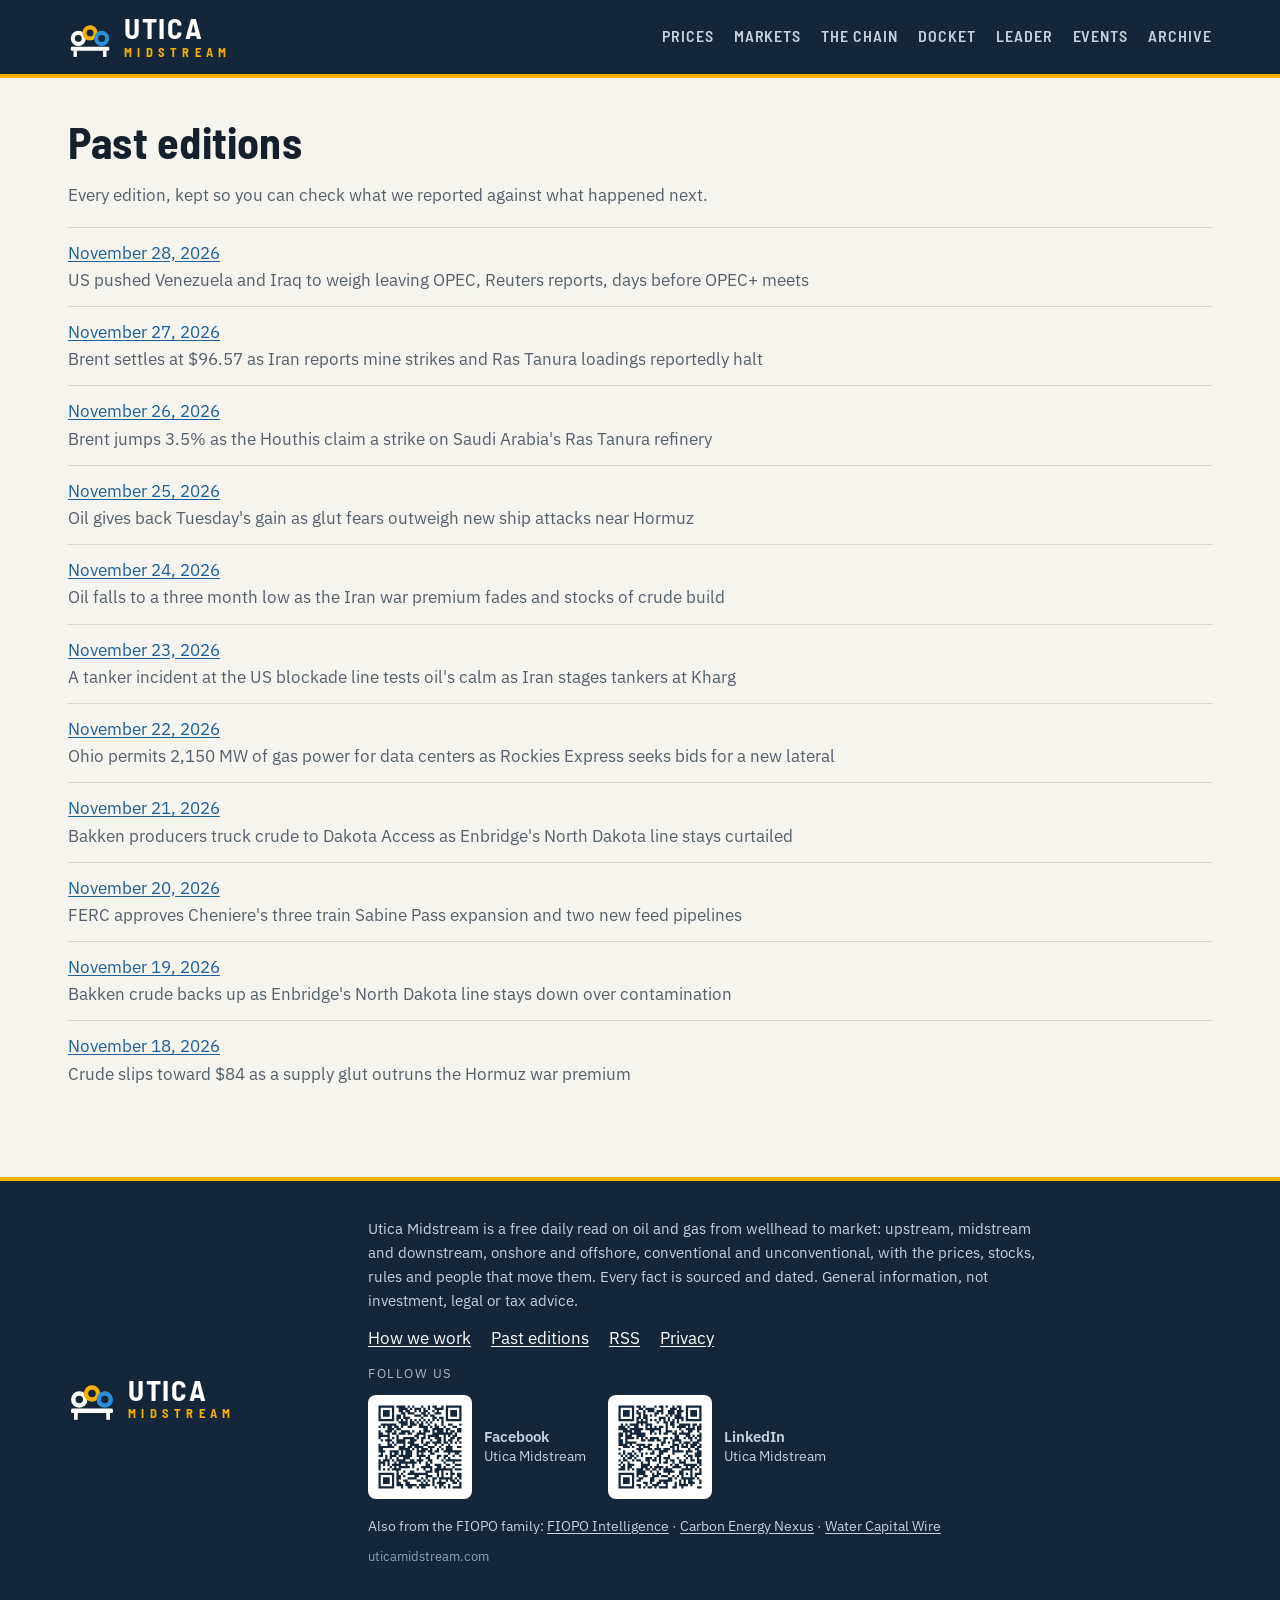
<file: archive/index.html>
<!DOCTYPE html><html lang="en"><head><meta charset="utf-8"><meta name="viewport" content="width=device-width, initial-scale=1"><meta http-equiv="Content-Security-Policy" content="default-src 'self'; script-src 'self'; style-src 'self' 'unsafe-inline'; img-src 'self' data:; font-src 'self'; connect-src 'self'; object-src 'none'; base-uri 'self'; form-action 'self'; upgrade-insecure-requests"><meta name="referrer" content="strict-origin-when-cross-origin">
<title>Past editions | Utica Midstream</title><meta name="description" content="Every Utica Midstream edition, kept so readers can check what we reported against what happened."><link rel="canonical" href="https://uticamidstream.com/archive/"><meta name="robots" content="index, follow"><meta name="theme-color" content="#13263A"><link rel="icon" type="image/svg+xml" href="../brand/um-icon.svg"><link rel="stylesheet" href="../assets/style.css?v=01a7a954"></head>
<body><a class="skip" href="#main">Skip to content</a>
<header class="top">
 <div class="wrap">
  <a class="brand" href="../" aria-label="Utica Midstream home"><img src="../brand/um-mark-white.svg" alt="" width="44" height="44"><span class="wm"><span class="w1">UTICA</span><span class="w2">MIDSTREAM</span></span></a>
  <nav class="main" aria-label="Main">
   <a href="../#prices">Prices</a>
   <a href="../#markets">Markets</a>
   <a href="../#chain">The chain</a>
   <a href="../#docket">Docket</a>
   <a href="../#leader">Leader</a>
   <a href="../#events">Events</a>
   <a href="../archive/">Archive</a>
  </nav>
 </div>
</header><main id="main" class="page"><div class="wrap"><h1>Past editions</h1><p class="intro">Every edition, kept so you can check what we reported against what happened next.</p><ul class="archive-list"><li><a href="2026-11-28.html">November 28, 2026</a><br><span>US pushed Venezuela and Iraq to weigh leaving OPEC, Reuters reports, days before OPEC+ meets</span></li>
<li><a href="2026-11-27.html">November 27, 2026</a><br><span>Brent settles at $96.57 as Iran reports mine strikes and Ras Tanura loadings reportedly halt</span></li>
<li><a href="2026-11-26.html">November 26, 2026</a><br><span>Brent jumps 3.5% as the Houthis claim a strike on Saudi Arabia&#x27;s Ras Tanura refinery</span></li>
<li><a href="2026-11-25.html">November 25, 2026</a><br><span>Oil gives back Tuesday&#x27;s gain as glut fears outweigh new ship attacks near Hormuz</span></li>
<li><a href="2026-11-24.html">November 24, 2026</a><br><span>Oil falls to a three month low as the Iran war premium fades and stocks of crude build</span></li>
<li><a href="2026-11-23.html">November 23, 2026</a><br><span>A tanker incident at the US blockade line tests oil&#x27;s calm as Iran stages tankers at Kharg</span></li>
<li><a href="2026-11-22.html">November 22, 2026</a><br><span>Ohio permits 2,150 MW of gas power for data centers as Rockies Express seeks bids for a new lateral</span></li>
<li><a href="2026-11-21.html">November 21, 2026</a><br><span>Bakken producers truck crude to Dakota Access as Enbridge&#x27;s North Dakota line stays curtailed</span></li>
<li><a href="2026-11-20.html">November 20, 2026</a><br><span>FERC approves Cheniere&#x27;s three train Sabine Pass expansion and two new feed pipelines</span></li>
<li><a href="2026-11-19.html">November 19, 2026</a><br><span>Bakken crude backs up as Enbridge&#x27;s North Dakota line stays down over contamination</span></li>
<li><a href="2026-11-18.html">November 18, 2026</a><br><span>Crude slips toward $84 as a supply glut outruns the Hormuz war premium</span></li></ul></div></main><footer>
 <div class="wrap fgrid">
  <a class="flock" href="../" aria-label="Utica Midstream home"><img src="../brand/um-mark-white.svg" alt="" width="48" height="48"><span class="wm"><span class="w1">UTICA</span><span class="w2">MIDSTREAM</span></span></a>
  <div>
   <p>Utica Midstream is a free daily read on oil and gas from wellhead to market: upstream, midstream and downstream, onshore and offshore, conventional and unconventional, with the prices, stocks, rules and people that move them. Every fact is sourced and dated. General information, not investment, legal or tax advice.</p>
   <nav aria-label="Footer"><a href="../method.html">How we work</a><a href="../archive/">Past editions</a><a href="../feed.xml">RSS</a><a href="../privacy.html">Privacy</a></nav>
   <div class="follow"><p class="fh">Follow us</p><ul><li><a href="https://www.facebook.com/profile.php?id=61596931970525" rel="noopener"><img src="../brand/qr/facebook.svg" alt="QR code for Utica Midstream on Facebook" width="104" height="104" loading="lazy"><span><b>Facebook</b>Utica Midstream</span></a></li><li><a href="https://www.linkedin.com/company/uticamidstream/" rel="noopener"><img src="../brand/qr/linkedin.svg" alt="QR code for Utica Midstream on LinkedIn" width="104" height="104" loading="lazy"><span><b>LinkedIn</b>Utica Midstream</span></a></li></ul></div>
   <p class="sister">Also from the FIOPO family: <a href="https://fiopoin.com/">FIOPO Intelligence</a> · <a href="https://carbonenergynexus.com/">Carbon Energy Nexus</a> · <a href="https://watercapitalwire.com/">Water Capital Wire</a></p>
   <p class="small">uticamidstream.com</p>
  </div>
 </div>
</footer></body></html>
</file>
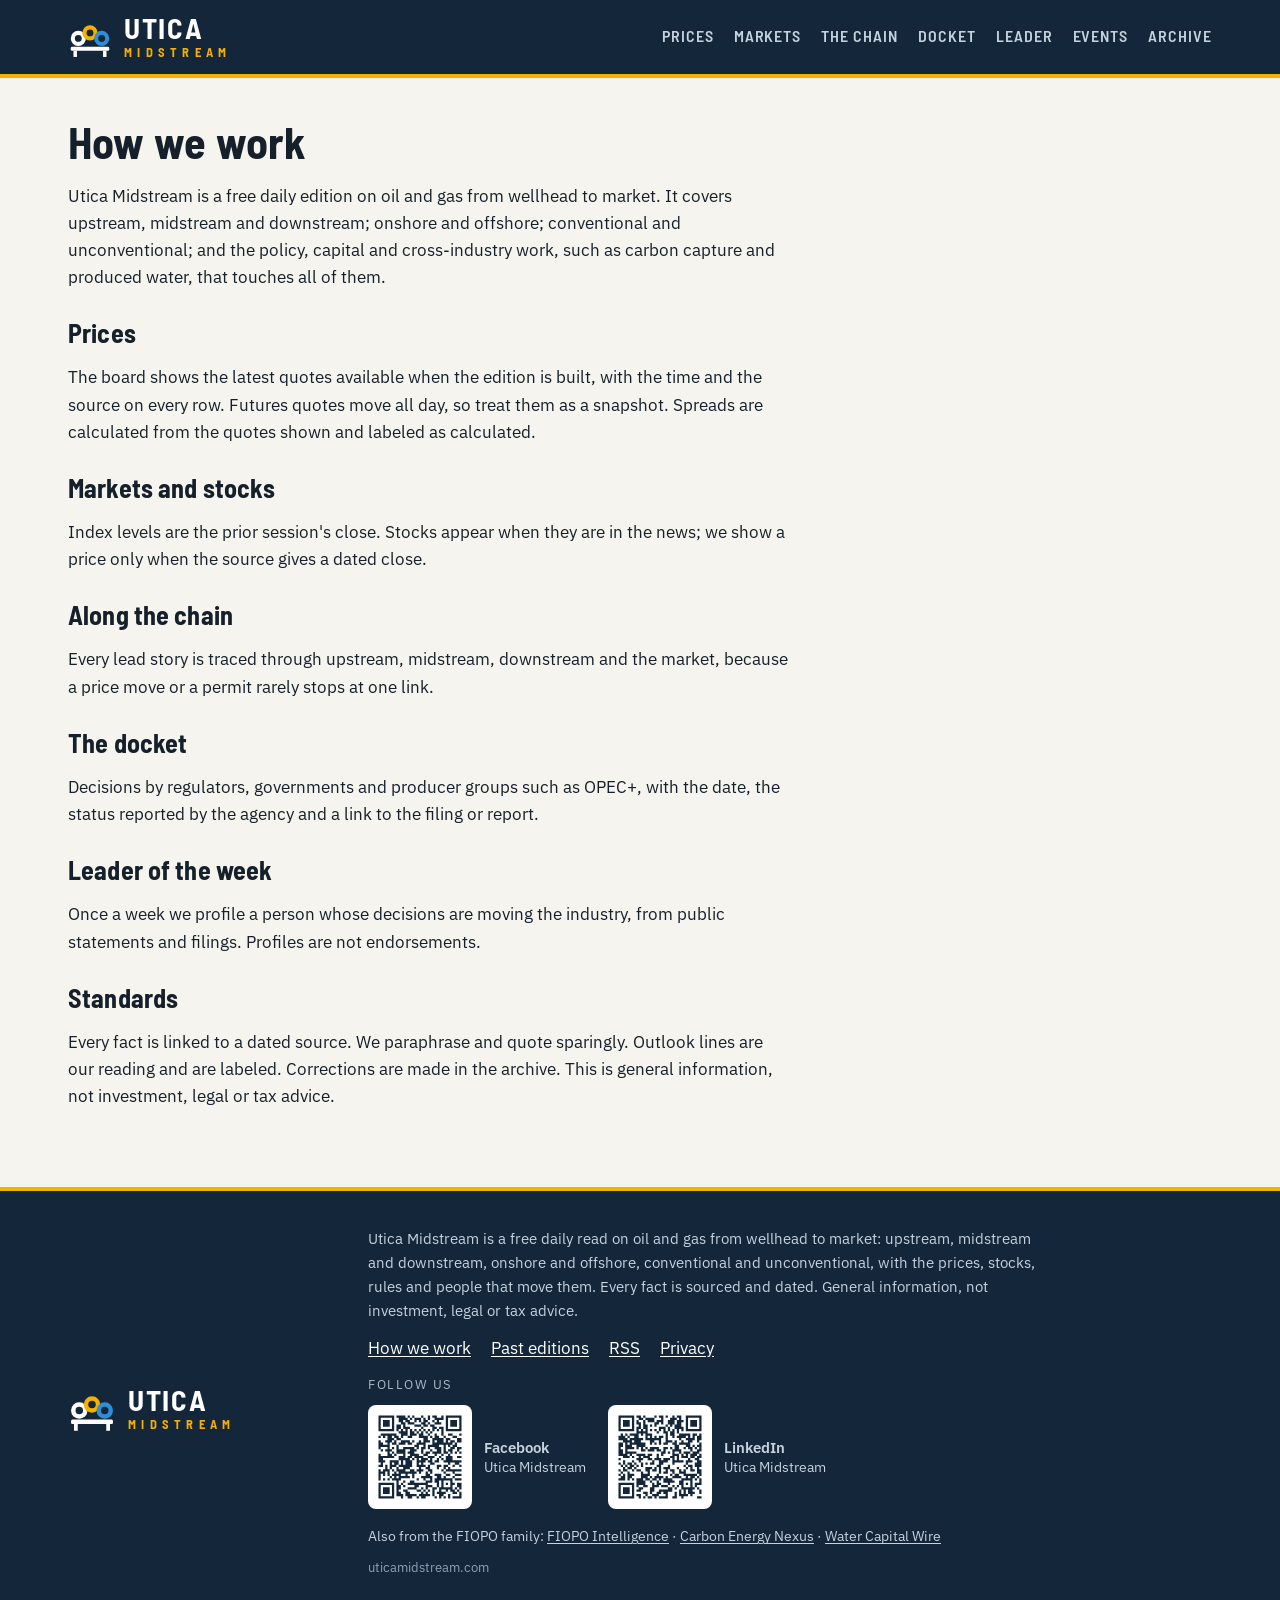
<file: method.html>
<!DOCTYPE html><html lang="en"><head><meta charset="utf-8"><meta name="viewport" content="width=device-width, initial-scale=1"><meta http-equiv="Content-Security-Policy" content="default-src 'self'; script-src 'self'; style-src 'self' 'unsafe-inline'; img-src 'self' data:; font-src 'self'; connect-src 'self'; object-src 'none'; base-uri 'self'; form-action 'self'; upgrade-insecure-requests"><meta name="referrer" content="strict-origin-when-cross-origin">
<title>How we work | Utica Midstream</title><meta name="description" content="How Utica Midstream sources prices, news and the docket."><link rel="canonical" href="https://uticamidstream.com/method.html"><meta name="robots" content="index, follow"><meta name="theme-color" content="#13263A"><link rel="icon" type="image/svg+xml" href="brand/um-icon.svg"><link rel="stylesheet" href="assets/style.css?v=01a7a954"></head>
<body><a class="skip" href="#main">Skip to content</a>
<header class="top">
 <div class="wrap">
  <a class="brand" href="" aria-label="Utica Midstream home"><img src="brand/um-mark-white.svg" alt="" width="44" height="44"><span class="wm"><span class="w1">UTICA</span><span class="w2">MIDSTREAM</span></span></a>
  <nav class="main" aria-label="Main">
   <a href="#prices">Prices</a>
   <a href="#markets">Markets</a>
   <a href="#chain">The chain</a>
   <a href="#docket">Docket</a>
   <a href="#leader">Leader</a>
   <a href="#events">Events</a>
   <a href="archive/">Archive</a>
  </nav>
 </div>
</header><main id="main" class="page"><div class="wrap"><div class="prose"><h1>How we work</h1>
<p>Utica Midstream is a free daily edition on oil and gas from wellhead to market. It covers upstream, midstream and downstream; onshore and offshore; conventional and unconventional; and the policy, capital and cross-industry work, such as carbon capture and produced water, that touches all of them.</p>
<h2>Prices</h2><p>The board shows the latest quotes available when the edition is built, with the time and the source on every row. Futures quotes move all day, so treat them as a snapshot. Spreads are calculated from the quotes shown and labeled as calculated.</p>
<h2>Markets and stocks</h2><p>Index levels are the prior session's close. Stocks appear when they are in the news; we show a price only when the source gives a dated close.</p>
<h2>Along the chain</h2><p>Every lead story is traced through upstream, midstream, downstream and the market, because a price move or a permit rarely stops at one link.</p>
<h2>The docket</h2><p>Decisions by regulators, governments and producer groups such as OPEC+, with the date, the status reported by the agency and a link to the filing or report.</p>
<h2>Leader of the week</h2><p>Once a week we profile a person whose decisions are moving the industry, from public statements and filings. Profiles are not endorsements.</p>
<h2>Standards</h2><p>Every fact is linked to a dated source. We paraphrase and quote sparingly. Outlook lines are our reading and are labeled. Corrections are made in the archive. This is general information, not investment, legal or tax advice.</p></div></div></main><footer>
 <div class="wrap fgrid">
  <a class="flock" href="" aria-label="Utica Midstream home"><img src="brand/um-mark-white.svg" alt="" width="48" height="48"><span class="wm"><span class="w1">UTICA</span><span class="w2">MIDSTREAM</span></span></a>
  <div>
   <p>Utica Midstream is a free daily read on oil and gas from wellhead to market: upstream, midstream and downstream, onshore and offshore, conventional and unconventional, with the prices, stocks, rules and people that move them. Every fact is sourced and dated. General information, not investment, legal or tax advice.</p>
   <nav aria-label="Footer"><a href="method.html">How we work</a><a href="archive/">Past editions</a><a href="feed.xml">RSS</a><a href="privacy.html">Privacy</a></nav>
   <div class="follow"><p class="fh">Follow us</p><ul><li><a href="https://www.facebook.com/profile.php?id=61596931970525" rel="noopener"><img src="brand/qr/facebook.svg" alt="QR code for Utica Midstream on Facebook" width="104" height="104" loading="lazy"><span><b>Facebook</b>Utica Midstream</span></a></li><li><a href="https://www.linkedin.com/company/uticamidstream/" rel="noopener"><img src="brand/qr/linkedin.svg" alt="QR code for Utica Midstream on LinkedIn" width="104" height="104" loading="lazy"><span><b>LinkedIn</b>Utica Midstream</span></a></li></ul></div>
   <p class="sister">Also from the FIOPO family: <a href="https://fiopoin.com/">FIOPO Intelligence</a> · <a href="https://carbonenergynexus.com/">Carbon Energy Nexus</a> · <a href="https://watercapitalwire.com/">Water Capital Wire</a></p>
   <p class="small">uticamidstream.com</p>
  </div>
 </div>
</footer></body></html>
</file>
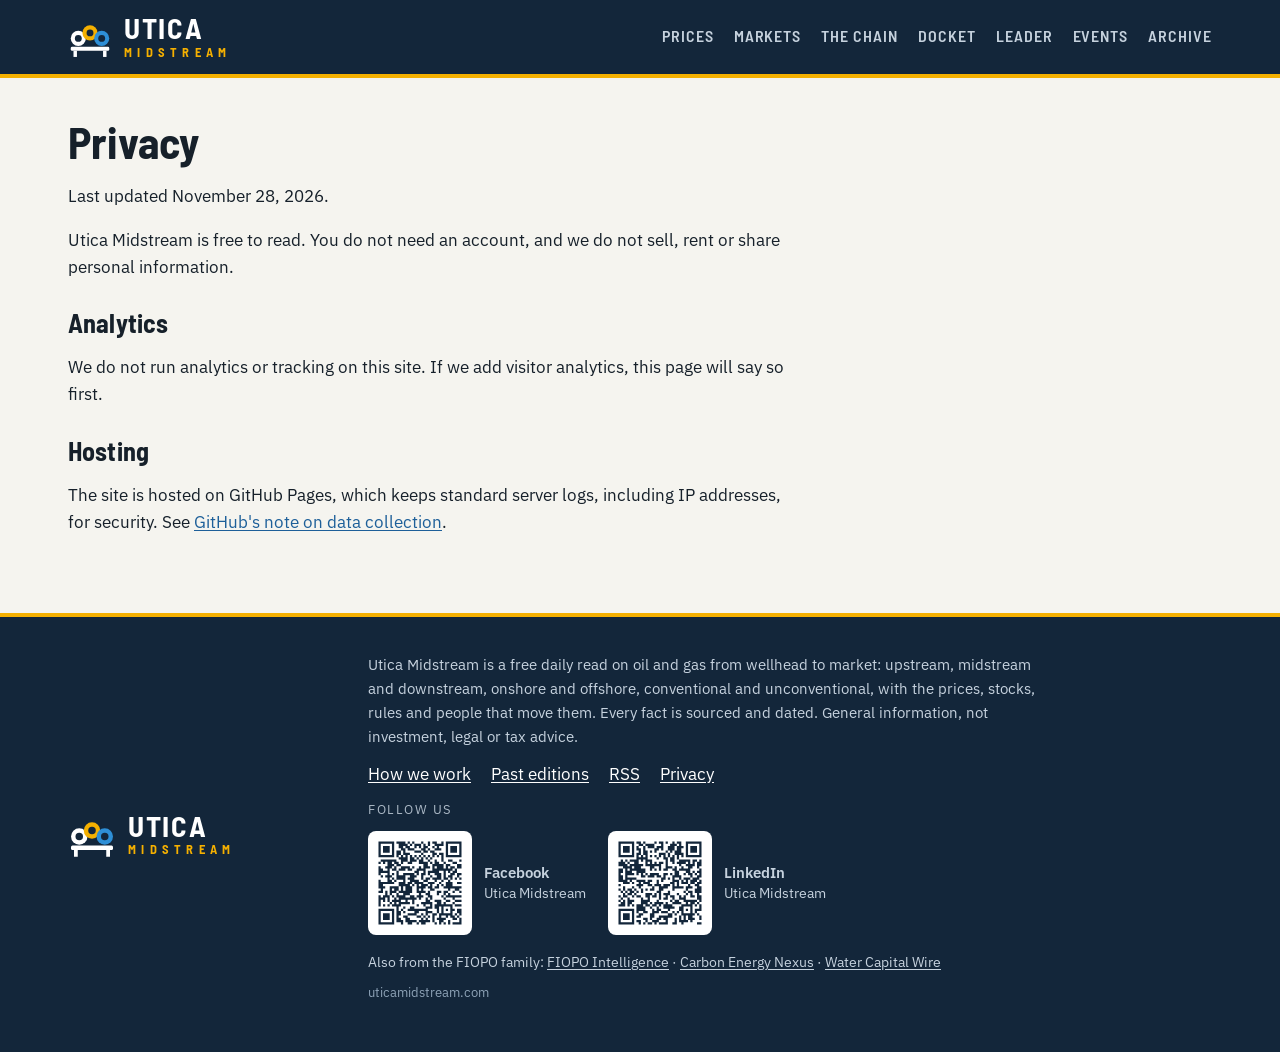
<file: privacy.html>
<!DOCTYPE html><html lang="en"><head><meta charset="utf-8"><meta name="viewport" content="width=device-width, initial-scale=1"><meta http-equiv="Content-Security-Policy" content="default-src 'self'; script-src 'self'; style-src 'self' 'unsafe-inline'; img-src 'self' data:; font-src 'self'; connect-src 'self'; object-src 'none'; base-uri 'self'; form-action 'self'; upgrade-insecure-requests"><meta name="referrer" content="strict-origin-when-cross-origin">
<title>Privacy | Utica Midstream</title><meta name="description" content="How Utica Midstream handles visitor data."><link rel="canonical" href="https://uticamidstream.com/privacy.html"><meta name="robots" content="index, follow"><meta name="theme-color" content="#13263A"><link rel="icon" type="image/svg+xml" href="brand/um-icon.svg"><link rel="stylesheet" href="assets/style.css?v=01a7a954"></head>
<body><a class="skip" href="#main">Skip to content</a>
<header class="top">
 <div class="wrap">
  <a class="brand" href="" aria-label="Utica Midstream home"><img src="brand/um-mark-white.svg" alt="" width="44" height="44"><span class="wm"><span class="w1">UTICA</span><span class="w2">MIDSTREAM</span></span></a>
  <nav class="main" aria-label="Main">
   <a href="#prices">Prices</a>
   <a href="#markets">Markets</a>
   <a href="#chain">The chain</a>
   <a href="#docket">Docket</a>
   <a href="#leader">Leader</a>
   <a href="#events">Events</a>
   <a href="archive/">Archive</a>
  </nav>
 </div>
</header><main id="main" class="page"><div class="wrap"><div class="prose"><h1>Privacy</h1><p>Last updated November 28, 2026.</p><p>Utica Midstream is free to read. You do not need an account, and we do not sell, rent or share personal information.</p><h2>Analytics</h2><p>We do not run analytics or tracking on this site. If we add visitor analytics, this page will say so first.</p>
<h2>Hosting</h2><p>The site is hosted on GitHub Pages, which keeps standard server logs, including IP addresses, for security. See <a href="https://docs.github.com/en/pages/getting-started-with-github-pages/about-github-pages#data-collection">GitHub's note on data collection</a>.</p></div></div></main><footer>
 <div class="wrap fgrid">
  <a class="flock" href="" aria-label="Utica Midstream home"><img src="brand/um-mark-white.svg" alt="" width="48" height="48"><span class="wm"><span class="w1">UTICA</span><span class="w2">MIDSTREAM</span></span></a>
  <div>
   <p>Utica Midstream is a free daily read on oil and gas from wellhead to market: upstream, midstream and downstream, onshore and offshore, conventional and unconventional, with the prices, stocks, rules and people that move them. Every fact is sourced and dated. General information, not investment, legal or tax advice.</p>
   <nav aria-label="Footer"><a href="method.html">How we work</a><a href="archive/">Past editions</a><a href="feed.xml">RSS</a><a href="privacy.html">Privacy</a></nav>
   <div class="follow"><p class="fh">Follow us</p><ul><li><a href="https://www.facebook.com/profile.php?id=61596931970525" rel="noopener"><img src="brand/qr/facebook.svg" alt="QR code for Utica Midstream on Facebook" width="104" height="104" loading="lazy"><span><b>Facebook</b>Utica Midstream</span></a></li><li><a href="https://www.linkedin.com/company/uticamidstream/" rel="noopener"><img src="brand/qr/linkedin.svg" alt="QR code for Utica Midstream on LinkedIn" width="104" height="104" loading="lazy"><span><b>LinkedIn</b>Utica Midstream</span></a></li></ul></div>
   <p class="sister">Also from the FIOPO family: <a href="https://fiopoin.com/">FIOPO Intelligence</a> · <a href="https://carbonenergynexus.com/">Carbon Energy Nexus</a> · <a href="https://watercapitalwire.com/">Water Capital Wire</a></p>
   <p class="small">uticamidstream.com</p>
  </div>
 </div>
</footer></body></html>
</file>
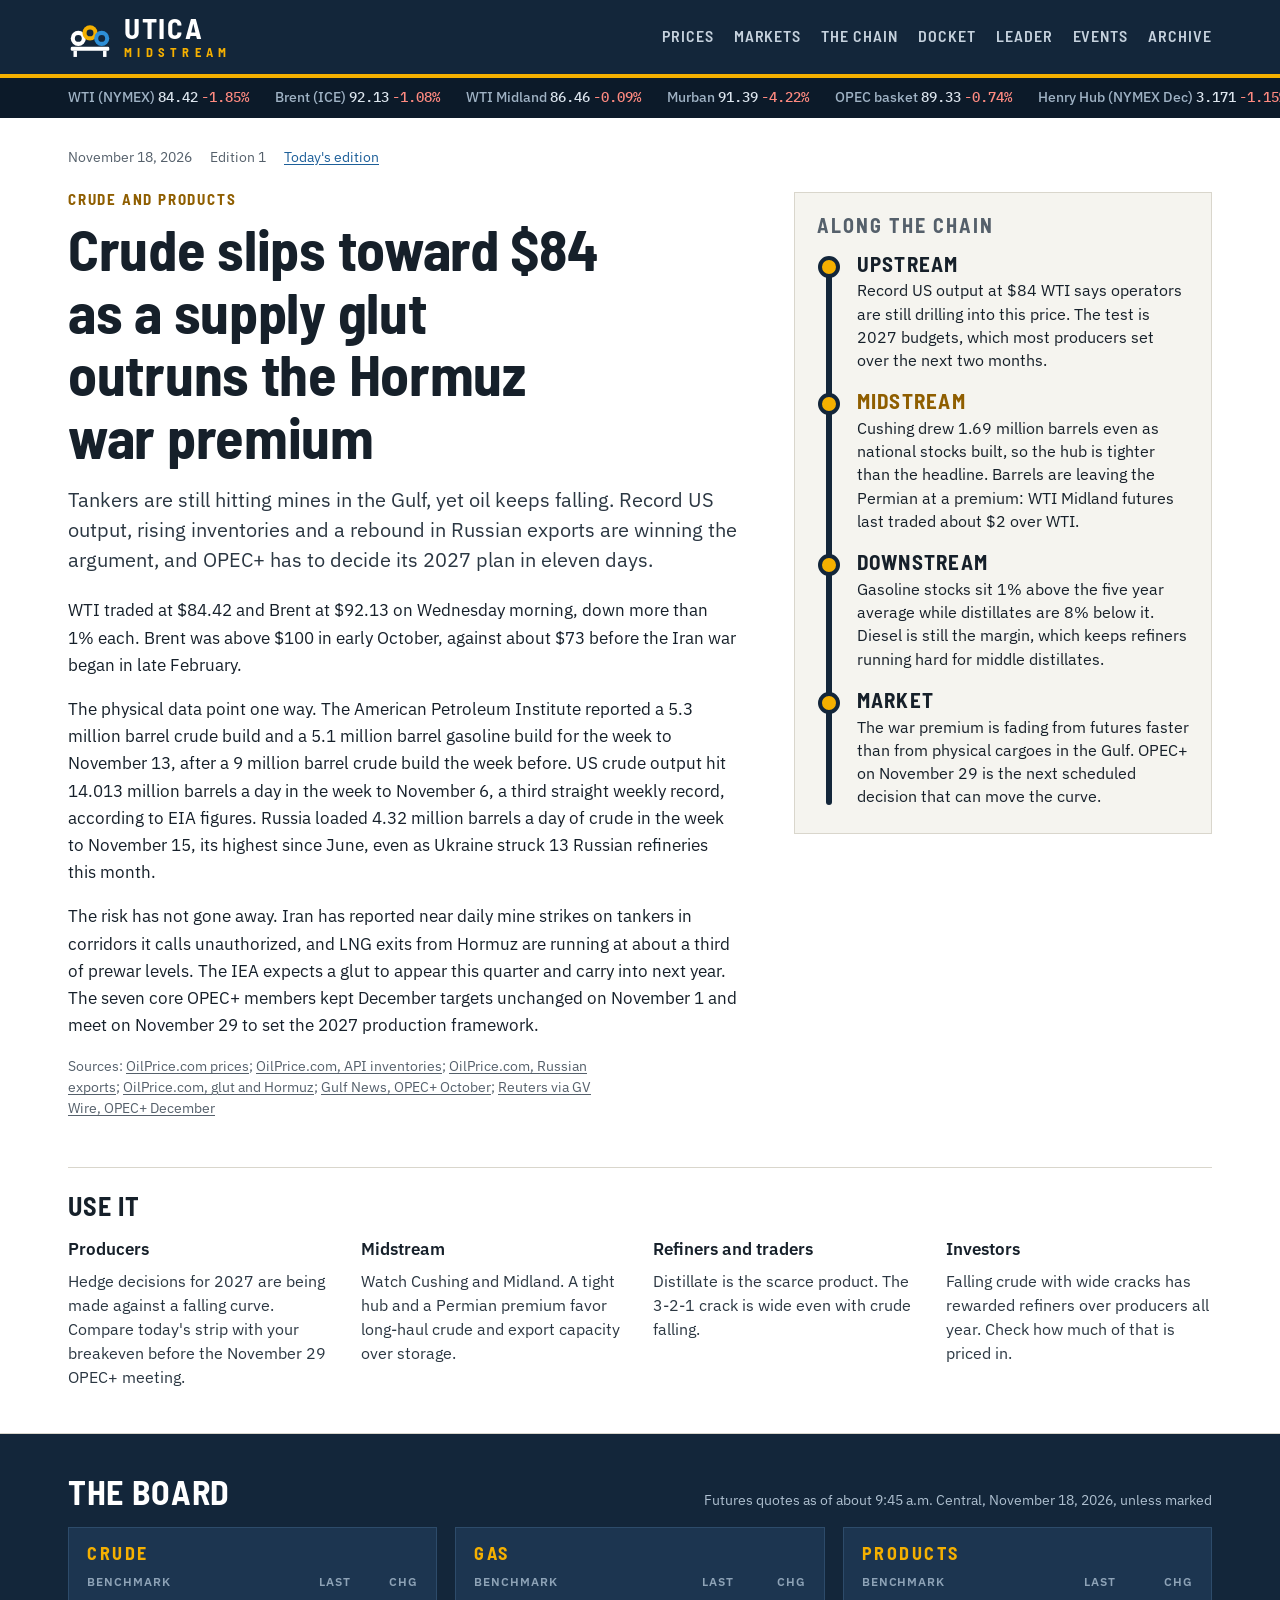
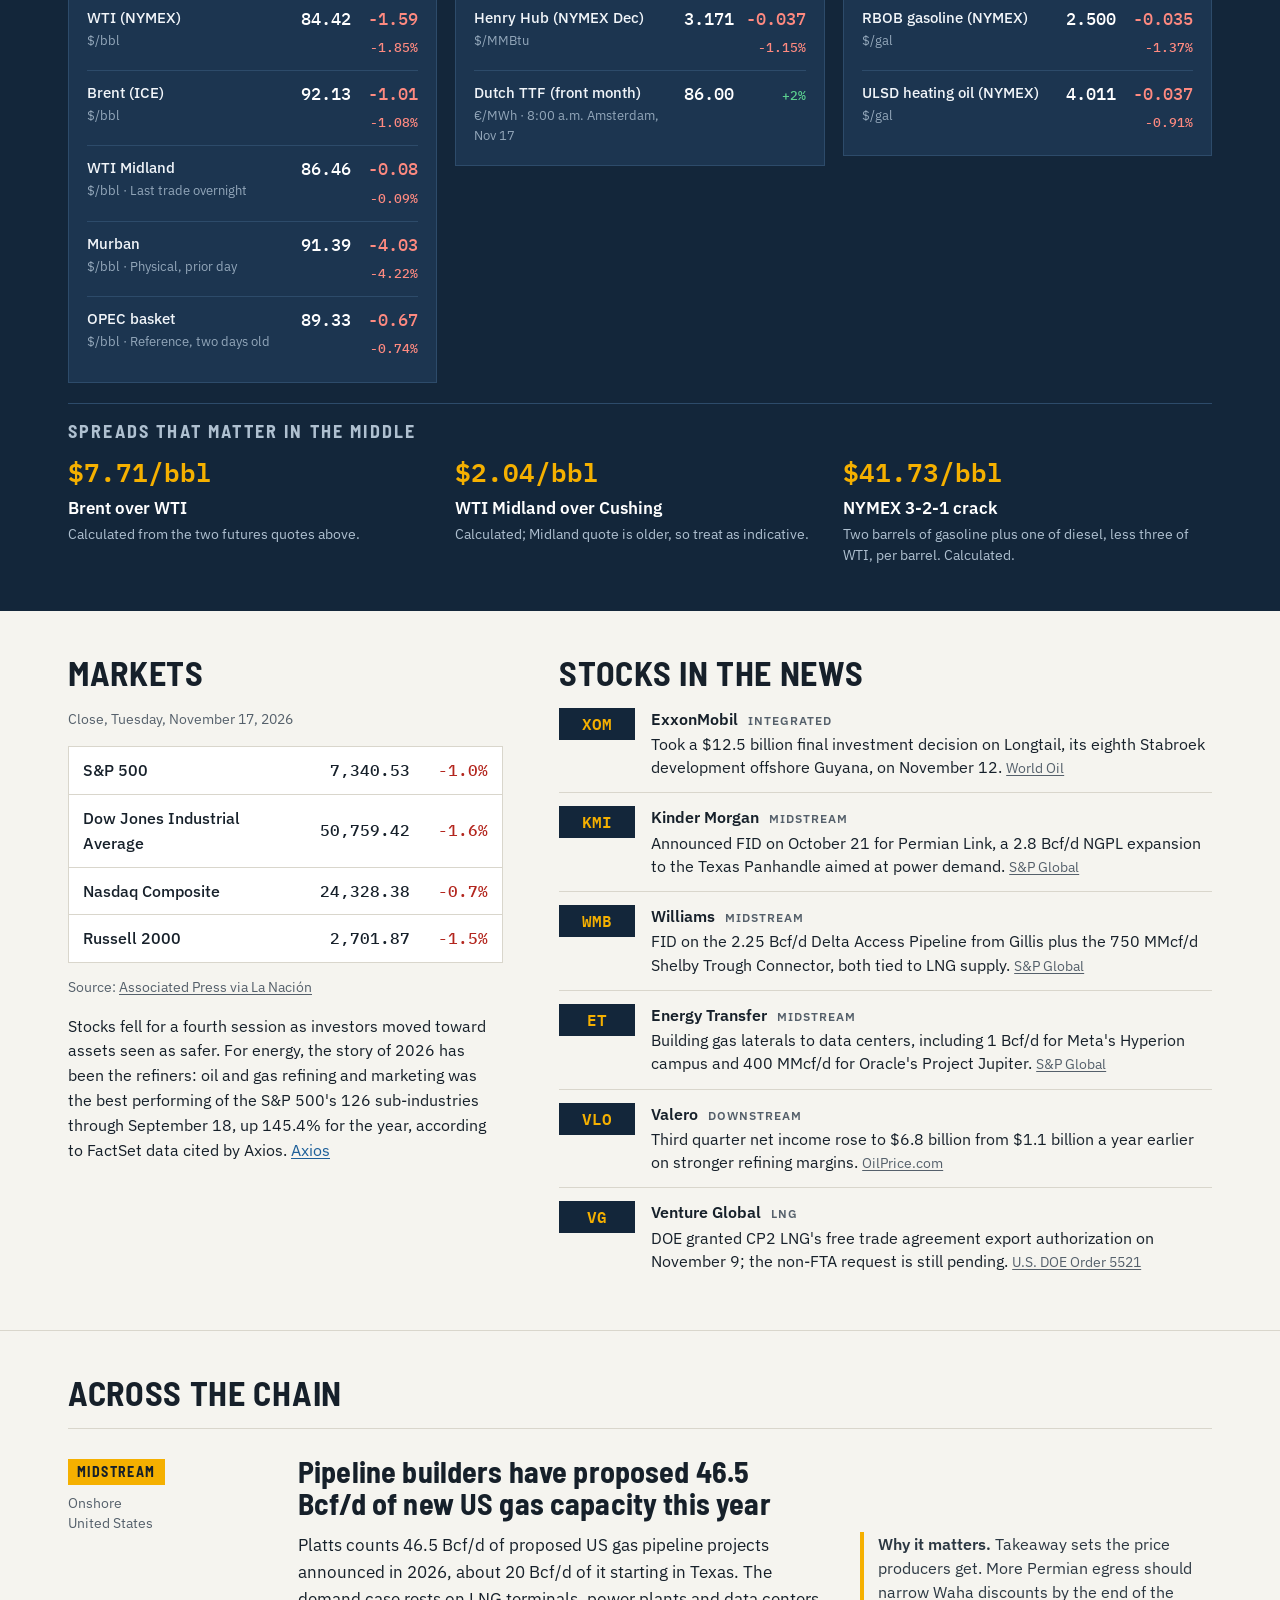
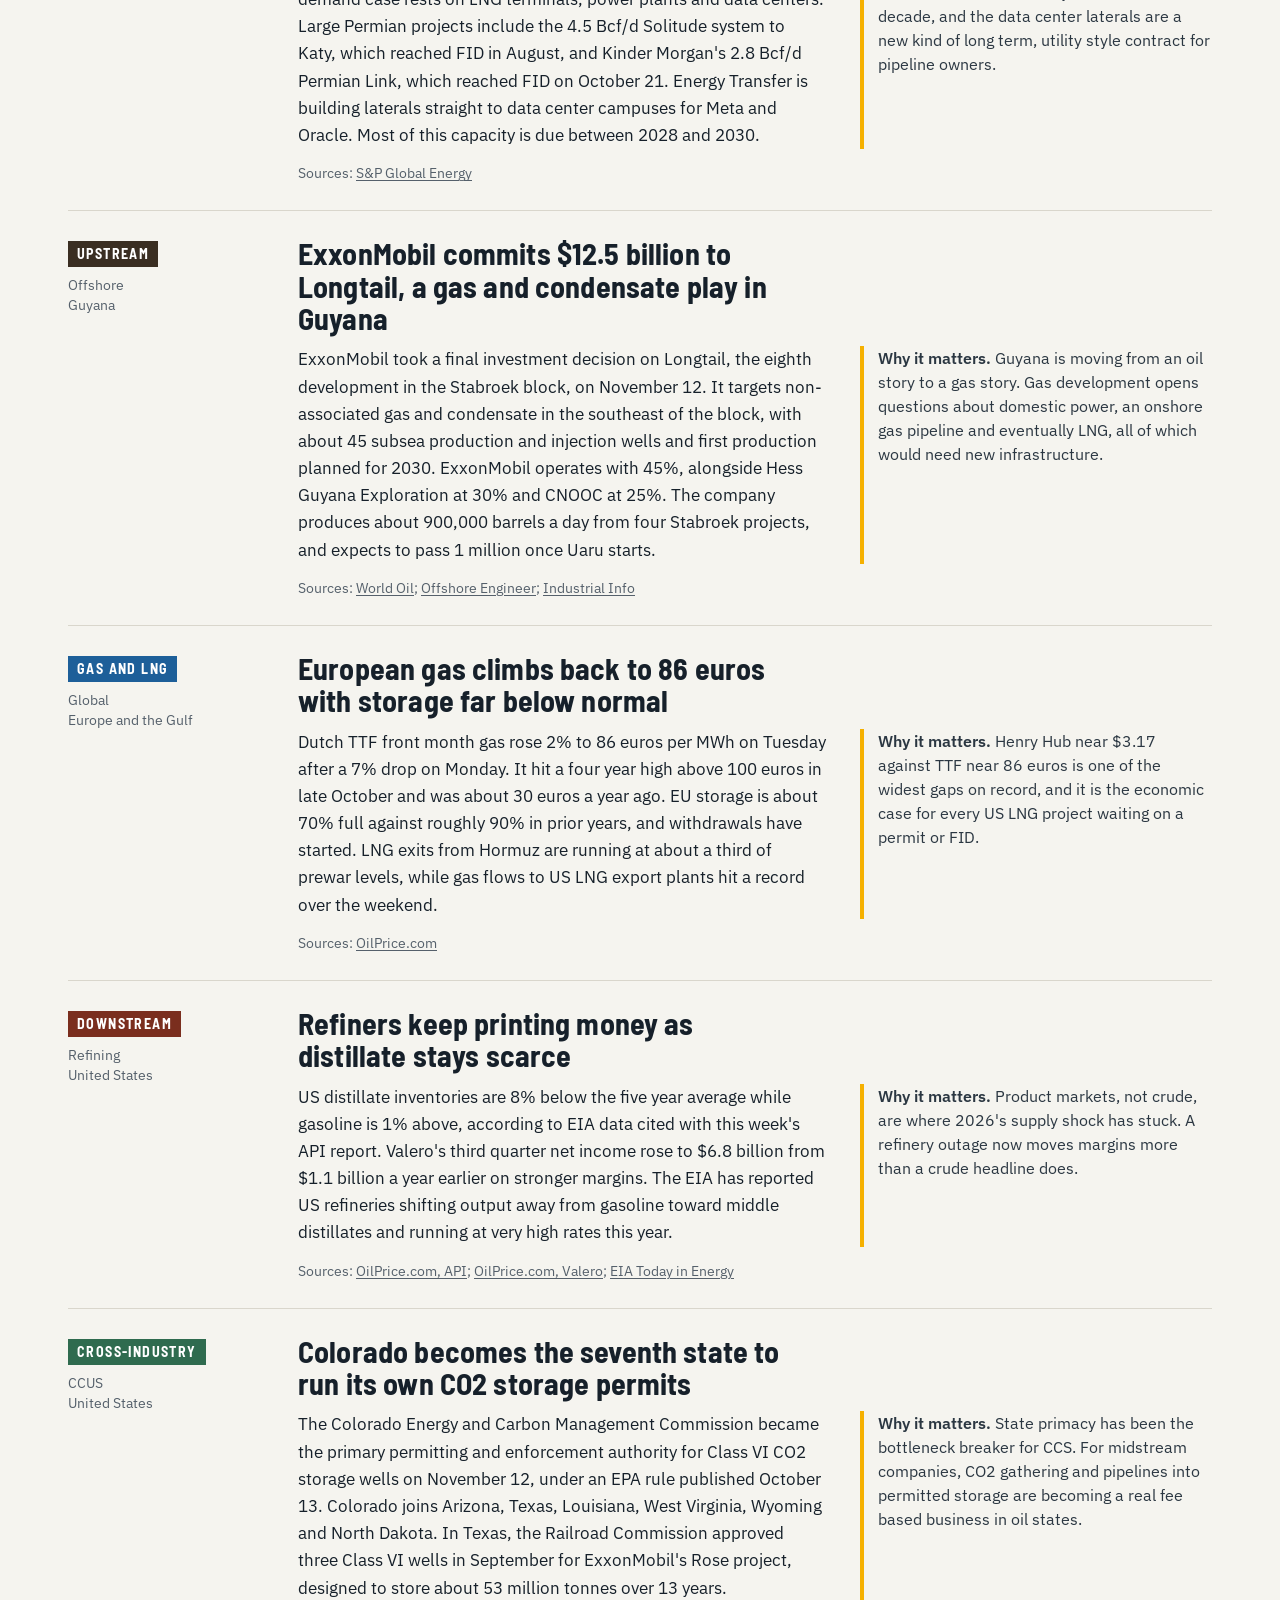
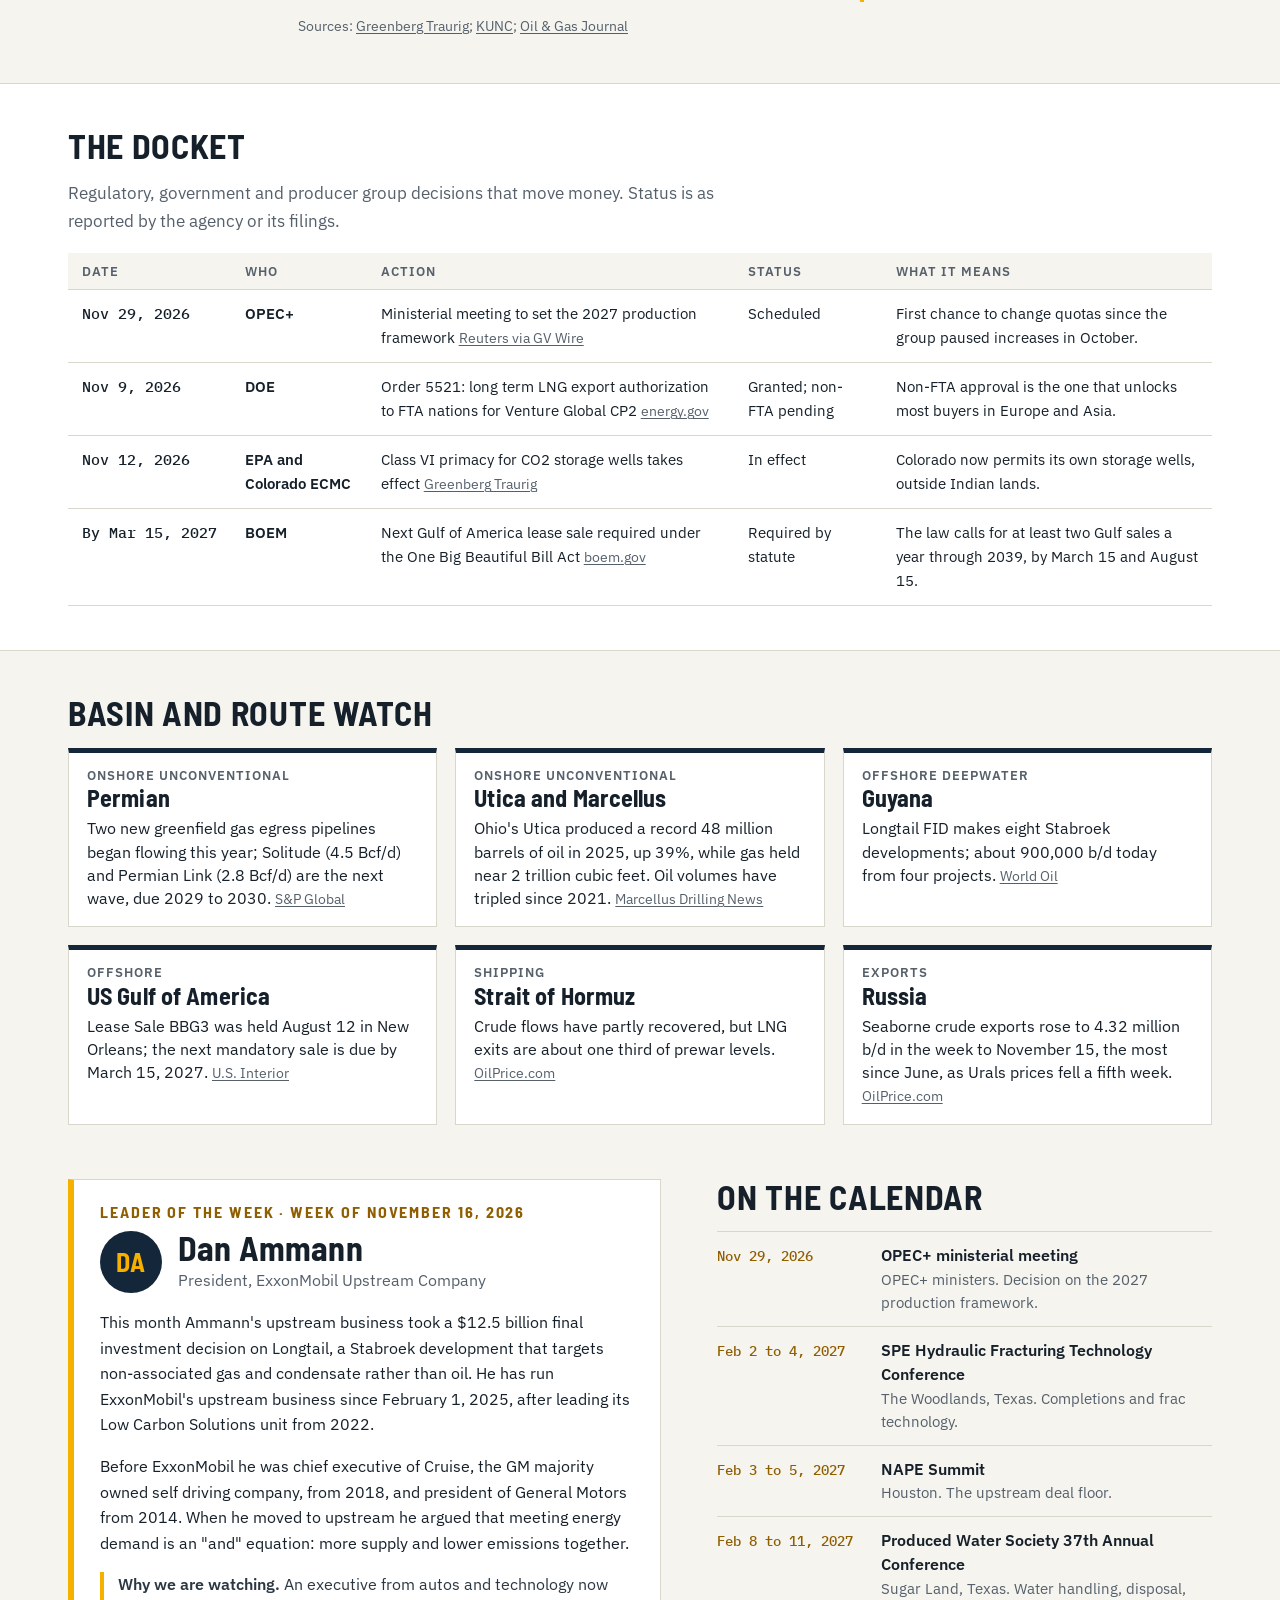
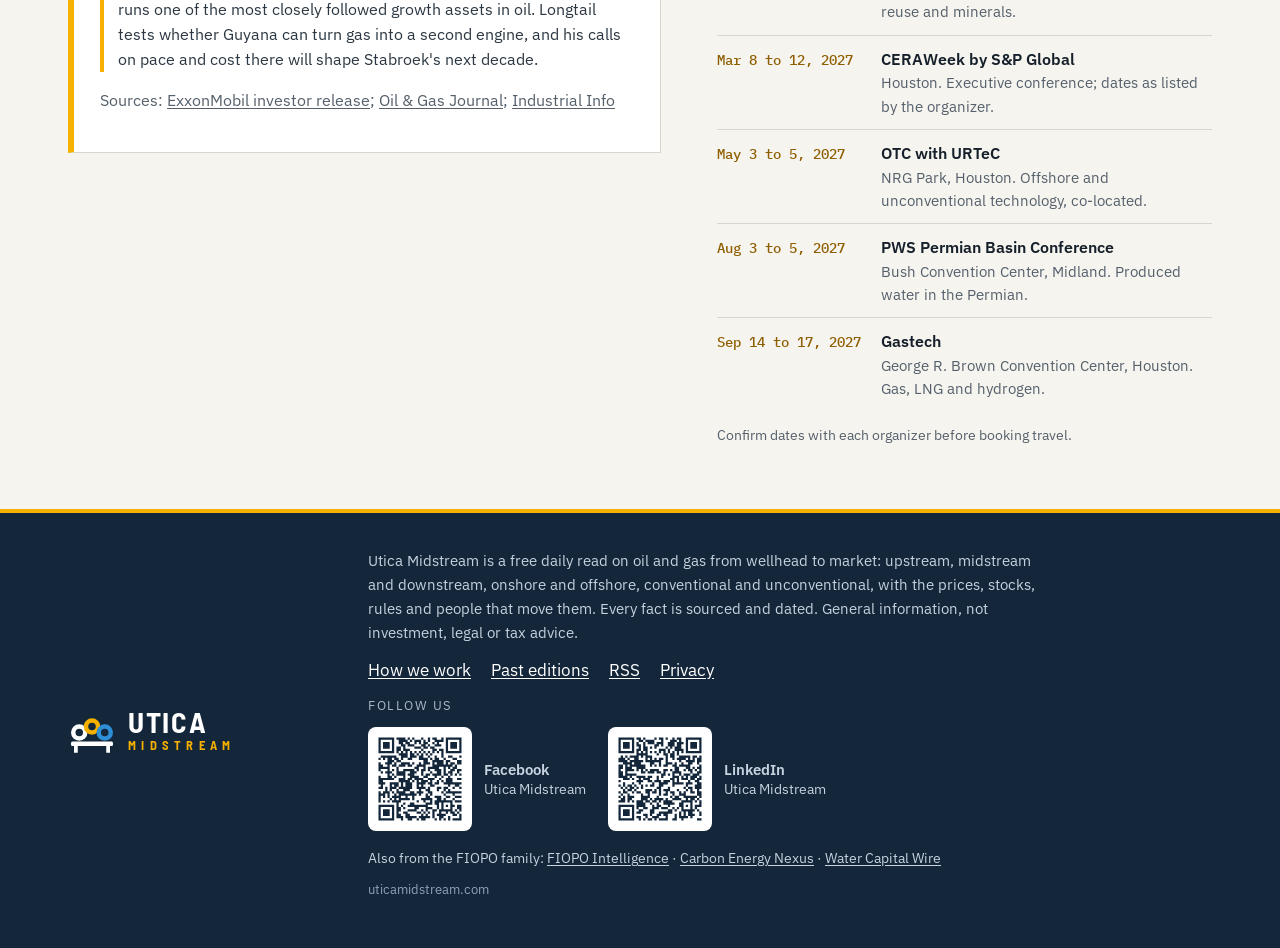
<file: archive/2026-11-18.html>
<!DOCTYPE html>
<html lang="en">
<head>
<meta charset="utf-8">
<meta name="viewport" content="width=device-width, initial-scale=1">
<meta http-equiv="Content-Security-Policy" content="default-src 'self'; script-src 'self'; style-src 'self' 'unsafe-inline'; img-src 'self' data:; font-src 'self'; connect-src 'self'; object-src 'none'; base-uri 'self'; form-action 'self'; upgrade-insecure-requests">
<meta name="referrer" content="strict-origin-when-cross-origin">
<title>Crude slips toward $84 as a supply glut outruns the Hormuz war premium | Utica Midstream</title>
<meta name="description" content="Oil is falling even with tankers still hitting mines in the Gulf. WTI traded near $84 and Brent near $92 this morning as record US output, rising inventories and higher Russian exports outweighed the Hormuz risk.">
<meta name="robots" content="index, follow, max-image-preview:large">
<link rel="canonical" href="https://uticamidstream.com/archive/2026-11-18.html">
<meta name="google-site-verification" content="088mT8MW7YSvouSN46BnCaNXU6O1GncsoiYr1Zxl6-Y">

<meta name="theme-color" content="#13263A">
<meta property="og:type" content="article">
<meta property="og:site_name" content="Utica Midstream">
<meta property="og:title" content="Crude slips toward $84 as a supply glut outruns the Hormuz war premium">
<meta property="og:description" content="Oil is falling even with tankers still hitting mines in the Gulf. WTI traded near $84 and Brent near $92 this morning as record US output, rising inventories and higher Russian exports outweighed the Hormuz risk.">
<meta property="og:url" content="https://uticamidstream.com/archive/2026-11-18.html">
<meta property="og:image" content="https://uticamidstream.com/social/2026-11-18.png">
<meta property="og:image:width" content="1080"><meta property="og:image:height" content="1350">
<meta property="article:published_time" content="2026-11-18T04:48:00-06:00">
<meta name="twitter:card" content="summary_large_image">
<meta name="twitter:title" content="Crude slips toward $84 as a supply glut outruns the Hormuz war premium">
<meta name="twitter:description" content="Oil is falling even with tankers still hitting mines in the Gulf. WTI traded near $84 and Brent near $92 this morning as record US output, rising inventories and higher Russian exports outweighed the Hormuz risk.">
<meta name="twitter:image" content="https://uticamidstream.com/social/2026-11-18.png">
<link rel="icon" type="image/svg+xml" href="../brand/um-icon.svg">
<link rel="apple-touch-icon" href="../brand/um-icon-180.png">
<link rel="alternate" type="application/rss+xml" title="Utica Midstream" href="../feed.xml">
<link rel="preload" href="../assets/fonts/barlow-semi-condensed-latin-700-normal.woff2" as="font" type="font/woff2" crossorigin>
<link rel="stylesheet" href="../assets/style.css?v=01a7a954">

<script type="application/ld+json">{"@context": "https://schema.org", "@graph": [{"@type": "NewsMediaOrganization", "@id": "https://uticamidstream.com/#org", "name": "Utica Midstream", "url": "https://uticamidstream.com/", "logo": {"@type": "ImageObject", "url": "https://uticamidstream.com/brand/um-icon-512.png", "width": 512, "height": 512}, "description": "A free daily read on oil and gas from wellhead to market: prices, stocks, pipelines, policy, projects and people, with every fact sourced and dated.", "sameAs": ["https://www.facebook.com/profile.php?id=61596931970525", "https://www.linkedin.com/company/uticamidstream/"]}, {"@type": "NewsArticle", "@id": "https://uticamidstream.com/archive/2026-11-18.html#article", "headline": "Crude slips toward $84 as a supply glut outruns the Hormuz war premium", "description": "Oil is falling even with tankers still hitting mines in the Gulf. WTI traded near $84 and Brent near $92 this morning as record US output, rising inventories and higher Russian exports outweighed the Hormuz risk.", "url": "https://uticamidstream.com/archive/2026-11-18.html", "mainEntityOfPage": "https://uticamidstream.com/archive/2026-11-18.html", "image": ["https://uticamidstream.com/social/2026-11-18.png"], "datePublished": "2026-11-18T04:48:00-06:00", "dateModified": "2026-11-18T04:48:00-06:00", "inLanguage": "en-US", "isAccessibleForFree": true, "articleSection": ["Crude and products", "Midstream", "Upstream", "Gas and LNG", "Downstream", "Cross-industry"], "author": {"@id": "https://uticamidstream.com/#org"}, "publisher": {"@id": "https://uticamidstream.com/#org"}}, {"@type": "Person", "name": "Dan Ammann", "jobTitle": "President, ExxonMobil Upstream Company"}]}</script>
</head>
<body>
<a class="skip" href="#main">Skip to content</a>
<header class="top">
 <div class="wrap">
  <a class="brand" href="../" aria-label="Utica Midstream home"><img src="../brand/um-mark-white.svg" alt="" width="44" height="44"><span class="wm"><span class="w1">UTICA</span><span class="w2">MIDSTREAM</span></span></a>
  <nav class="main" aria-label="Main">
   <a href="../#prices">Prices</a>
   <a href="../#markets">Markets</a>
   <a href="../#chain">The chain</a>
   <a href="../#docket">Docket</a>
   <a href="../#leader">Leader</a>
   <a href="../#events">Events</a>
   <a href="../archive/">Archive</a>
  </nav>
 </div>
</header>
<div class="tape" id="prices-tape" aria-label="Price tape">
 <div class="wrap tape-in"><span class="tk"><b>WTI (NYMEX)</b> <span class="num">84.42</span> <span class="num dn">-1.85%</span></span><span class="tk"><b>Brent (ICE)</b> <span class="num">92.13</span> <span class="num dn">-1.08%</span></span><span class="tk"><b>WTI Midland</b> <span class="num">86.46</span> <span class="num dn">-0.09%</span></span><span class="tk"><b>Murban</b> <span class="num">91.39</span> <span class="num dn">-4.22%</span></span><span class="tk"><b>OPEC basket</b> <span class="num">89.33</span> <span class="num dn">-0.74%</span></span><span class="tk"><b>Henry Hub (NYMEX Dec)</b> <span class="num">3.171</span> <span class="num dn">-1.15%</span></span><span class="tk"><b>Dutch TTF (front month)</b> <span class="num">86.00</span> <span class="num up">+2%</span></span><span class="tk"><b>RBOB gasoline (NYMEX)</b> <span class="num">2.500</span> <span class="num dn">-1.37%</span></span><span class="tk"><b>ULSD heating oil (NYMEX)</b> <span class="num">4.011</span> <span class="num dn">-0.91%</span></span></div>
</div>
<main id="main">
<section class="lead">
 <div class="wrap">
  <p class="dateline">November 18, 2026<span>Edition 1</span><a href="../">Today's edition</a></p>
  <div class="lead-grid">
   <article class="lead-story">
    <p class="kick">Crude and products</p>
    <h1>Crude slips toward $84 as a supply glut outruns the Hormuz war premium</h1>
    <p class="dek">Tankers are still hitting mines in the Gulf, yet oil keeps falling. Record US output, rising inventories and a rebound in Russian exports are winning the argument, and OPEC+ has to decide its 2027 plan in eleven days.</p>
    <p>WTI traded at $84.42 and Brent at $92.13 on Wednesday morning, down more than 1% each. Brent was above $100 in early October, against about $73 before the Iran war began in late February.</p><p>The physical data point one way. The American Petroleum Institute reported a 5.3 million barrel crude build and a 5.1 million barrel gasoline build for the week to November 13, after a 9 million barrel crude build the week before. US crude output hit 14.013 million barrels a day in the week to November 6, a third straight weekly record, according to EIA figures. Russia loaded 4.32 million barrels a day of crude in the week to November 15, its highest since June, even as Ukraine struck 13 Russian refineries this month.</p><p>The risk has not gone away. Iran has reported near daily mine strikes on tankers in corridors it calls unauthorized, and LNG exits from Hormuz are running at about a third of prewar levels. The IEA expects a glut to appear this quarter and carry into next year. The seven core OPEC+ members kept December targets unchanged on November 1 and meet on November 29 to set the 2027 production framework.</p>
    <p class="src">Sources: <a href="https://oilprice.com/oil-price-charts/" rel="noopener">OilPrice.com prices</a>; <a href="https://oilprice.com/Latest-Energy-News/World-News/API-Shows-Substantial-Crude-Oil-Gasoline-Inventory-Builds.html" rel="noopener">OilPrice.com, API inventories</a>; <a href="https://oilprice.com/Latest-Energy-News/World-News/Russian-Crude-Exports-Hit-Four-Month-High.html" rel="noopener">OilPrice.com, Russian exports</a>; <a href="https://oilprice.com/Latest-Energy-News/World-News/Oil-Prices-Slide-as-Global-Glut-Fears-Eclipse-Hormuz-Attacks.html" rel="noopener">OilPrice.com, glut and Hormuz</a>; <a href="https://gulfnews.com/business/energy/opec-keeps-november-oil-output-targets-unchanged-as-supply-remains-disrupted-1.500697967" rel="noopener">Gulf News, OPEC+ October</a>; <a href="https://gvwire.com/2026/11/01/opec-keeps-december-oil-output-targets-steady-ahead-of-tougher-call-for-2027/" rel="noopener">Reuters via GV Wire, OPEC+ December</a></p>
   </article>
   <aside class="flowline" aria-label="How this story moves along the value chain">
    <h2>Along the chain</h2>
    <ol>
     
     <li class="st st-upstream on"><span class="node" aria-hidden="true"></span><h3>Upstream</h3><p>Record US output at $84 WTI says operators are still drilling into this price. The test is 2027 budgets, which most producers set over the next two months.</p></li>
     
     <li class="st st-midstream on"><span class="node" aria-hidden="true"></span><h3>Midstream</h3><p>Cushing drew 1.69 million barrels even as national stocks built, so the hub is tighter than the headline. Barrels are leaving the Permian at a premium: WTI Midland futures last traded about $2 over WTI.</p></li>
     
     <li class="st st-downstream on"><span class="node" aria-hidden="true"></span><h3>Downstream</h3><p>Gasoline stocks sit 1% above the five year average while distillates are 8% below it. Diesel is still the margin, which keeps refiners running hard for middle distillates.</p></li>
     
     <li class="st st-market on"><span class="node" aria-hidden="true"></span><h3>Market</h3><p>The war premium is fading from futures faster than from physical cargoes in the Gulf. OPEC+ on November 29 is the next scheduled decision that can move the curve.</p></li>
     
    </ol>
   </aside>
  </div>
  <div class="use">
   <h2>Use it</h2>
   <dl><div><dt>Producers</dt><dd>Hedge decisions for 2027 are being made against a falling curve. Compare today&#39;s strip with your breakeven before the November 29 OPEC+ meeting.</dd></div><div><dt>Midstream</dt><dd>Watch Cushing and Midland. A tight hub and a Permian premium favor long-haul crude and export capacity over storage.</dd></div><div><dt>Refiners and traders</dt><dd>Distillate is the scarce product. The 3-2-1 crack is wide even with crude falling.</dd></div><div><dt>Investors</dt><dd>Falling crude with wide cracks has rewarded refiners over producers all year. Check how much of that is priced in.</dd></div></dl>
  </div>
 </div>
</section>

<section class="board" id="prices" aria-label="Commodity prices">
 <div class="wrap">
  <div class="board-head"><h2 class="sh">The board</h2><p class="asof">Futures quotes as of about 9:45 a.m. Central, November 18, 2026, unless marked</p></div>
  <div class="board-grid">
   
   <div class="panel">
    <h3>Crude</h3>
    <table>
     <thead><tr><th scope="col">Benchmark</th><th scope="col" class="r">Last</th><th scope="col" class="r">Chg</th></tr></thead>
     <tbody><tr><th scope="row"><a href="https://oilprice.com/oil-price-charts/" rel="noopener">WTI (NYMEX)</a><span class="unit">$/bbl</span></th><td class="r num">84.42</td><td class="r num dn">-1.59<br><span class="pc">-1.85%</span></td></tr><tr><th scope="row"><a href="https://oilprice.com/oil-price-charts/" rel="noopener">Brent (ICE)</a><span class="unit">$/bbl</span></th><td class="r num">92.13</td><td class="r num dn">-1.01<br><span class="pc">-1.08%</span></td></tr><tr><th scope="row"><a href="https://oilprice.com/oil-price-charts/" rel="noopener">WTI Midland</a><span class="unit">$/bbl · Last trade overnight</span></th><td class="r num">86.46</td><td class="r num dn">-0.08<br><span class="pc">-0.09%</span></td></tr><tr><th scope="row"><a href="https://oilprice.com/oil-price-charts/" rel="noopener">Murban</a><span class="unit">$/bbl · Physical, prior day</span></th><td class="r num">91.39</td><td class="r num dn">-4.03<br><span class="pc">-4.22%</span></td></tr><tr><th scope="row"><a href="https://oilprice.com/oil-price-charts/" rel="noopener">OPEC basket</a><span class="unit">$/bbl · Reference, two days old</span></th><td class="r num">89.33</td><td class="r num dn">-0.67<br><span class="pc">-0.74%</span></td></tr></tbody>
    </table>
   </div>
   
   <div class="panel">
    <h3>Gas</h3>
    <table>
     <thead><tr><th scope="col">Benchmark</th><th scope="col" class="r">Last</th><th scope="col" class="r">Chg</th></tr></thead>
     <tbody><tr><th scope="row"><a href="https://oilprice.com/oil-price-charts/" rel="noopener">Henry Hub (NYMEX Dec)</a><span class="unit">$/MMBtu</span></th><td class="r num">3.171</td><td class="r num dn">-0.037<br><span class="pc">-1.15%</span></td></tr><tr><th scope="row"><a href="https://oilprice.com/Latest-Energy-News/World-News/TTF-Gas-Bounces-Back-to-86-Euros-as-Hormuz-Risks-Resurface.html" rel="noopener">Dutch TTF (front month)</a><span class="unit">€/MWh · 8:00 a.m. Amsterdam, Nov 17</span></th><td class="r num">86.00</td><td class="r num up"><span class="pc">+2%</span></td></tr></tbody>
    </table>
   </div>
   
   <div class="panel">
    <h3>Products</h3>
    <table>
     <thead><tr><th scope="col">Benchmark</th><th scope="col" class="r">Last</th><th scope="col" class="r">Chg</th></tr></thead>
     <tbody><tr><th scope="row"><a href="https://oilprice.com/oil-price-charts/" rel="noopener">RBOB gasoline (NYMEX)</a><span class="unit">$/gal</span></th><td class="r num">2.500</td><td class="r num dn">-0.035<br><span class="pc">-1.37%</span></td></tr><tr><th scope="row"><a href="https://oilprice.com/oil-price-charts/" rel="noopener">ULSD heating oil (NYMEX)</a><span class="unit">$/gal</span></th><td class="r num">4.011</td><td class="r num dn">-0.037<br><span class="pc">-0.91%</span></td></tr></tbody>
    </table>
   </div>
   
  </div>
  <div class="spreads">
   <h3>Spreads that matter in the middle</h3>
   <ul><li><span class="num">$7.71/bbl</span><b>Brent over WTI</b><span>Calculated from the two futures quotes above.</span></li><li><span class="num">$2.04/bbl</span><b>WTI Midland over Cushing</b><span>Calculated; Midland quote is older, so treat as indicative.</span></li><li><span class="num">$41.73/bbl</span><b>NYMEX 3-2-1 crack</b><span>Two barrels of gasoline plus one of diesel, less three of WTI, per barrel. Calculated.</span></li></ul>
  </div>
 </div>
</section>

<section class="markets" id="markets" aria-label="Markets and stocks">
 <div class="wrap mk-grid">
  <div>
   <h2 class="sh">Markets</h2>
   <p class="asof">Close, Tuesday, November 17, 2026</p>
   <table class="idx">
    <tbody><tr><th scope="row">S&amp;P 500</th><td class="r num">7,340.53</td><td class="r num dn">-1.0%</td></tr><tr><th scope="row">Dow Jones Industrial Average</th><td class="r num">50,759.42</td><td class="r num dn">-1.6%</td></tr><tr><th scope="row">Nasdaq Composite</th><td class="r num">24,328.38</td><td class="r num dn">-0.7%</td></tr><tr><th scope="row">Russell 2000</th><td class="r num">2,701.87</td><td class="r num dn">-1.5%</td></tr></tbody>
   </table>
   <p class="src">Source: <a href="https://www.lanacion.com.ar/usa/how-major-us-stock-indexes-fared-tuesday-11172026-nid17112026/" rel="noopener">Associated Press via La Nación</a></p>
   <p class="read">Stocks fell for a fourth session as investors moved toward assets seen as safer. For energy, the story of 2026 has been the refiners: oil and gas refining and marketing was the best performing of the S&amp;P 500&#39;s 126 sub-industries through September 18, up 145.4% for the year, according to FactSet data cited by Axios. <a href="https://axios.com/2026/09/22/diesel-oil-refinery-stocks" rel="noopener">Axios</a></p>
  </div>
  <div>
   <h2 class="sh">Stocks in the news</h2>
   <ul class="stocks"><li><span class="tick">XOM</span><div><p class="sn"><b>ExxonMobil</b> <span class="seg">Integrated</span></p><p>Took a $12.5 billion final investment decision on Longtail, its eighth Stabroek development offshore Guyana, on November 12. <a href="https://worldoil.com/news/2026/11/12/exxonmobil-takes-12-5-billion-fid-on-longtail-development-offshore-guyana/" rel="noopener">World Oil</a></p></div></li><li><span class="tick">KMI</span><div><p class="sn"><b>Kinder Morgan</b> <span class="seg">Midstream</span></p><p>Announced FID on October 21 for Permian Link, a 2.8 Bcf/d NGPL expansion to the Texas Panhandle aimed at power demand. <a href="https://www.spglobal.com/energy/en/news-research/latest-news/natural-gas/110926-us-midstream-firms-step-up-gas-pipe-plans-ahead-of-expected-demand-surge" rel="noopener">S&amp;P Global</a></p></div></li><li><span class="tick">WMB</span><div><p class="sn"><b>Williams</b> <span class="seg">Midstream</span></p><p>FID on the 2.25 Bcf/d Delta Access Pipeline from Gillis plus the 750 MMcf/d Shelby Trough Connector, both tied to LNG supply. <a href="https://www.spglobal.com/energy/en/news-research/latest-news/natural-gas/110926-us-midstream-firms-step-up-gas-pipe-plans-ahead-of-expected-demand-surge" rel="noopener">S&amp;P Global</a></p></div></li><li><span class="tick">ET</span><div><p class="sn"><b>Energy Transfer</b> <span class="seg">Midstream</span></p><p>Building gas laterals to data centers, including 1 Bcf/d for Meta&#39;s Hyperion campus and 400 MMcf/d for Oracle&#39;s Project Jupiter. <a href="https://www.spglobal.com/energy/en/news-research/latest-news/natural-gas/110926-us-midstream-firms-step-up-gas-pipe-plans-ahead-of-expected-demand-surge" rel="noopener">S&amp;P Global</a></p></div></li><li><span class="tick">VLO</span><div><p class="sn"><b>Valero</b> <span class="seg">Downstream</span></p><p>Third quarter net income rose to $6.8 billion from $1.1 billion a year earlier on stronger refining margins. <a href="https://oilprice.com/Company-News/Valero-Q3-Earnings-Surge-Sixfold-to-68-Billion-on-Refining-Boom.amp.html" rel="noopener">OilPrice.com</a></p></div></li><li><span class="tick">VG</span><div><p class="sn"><b>Venture Global</b> <span class="seg">LNG</span></p><p>DOE granted CP2 LNG&#39;s free trade agreement export authorization on November 9; the non-FTA request is still pending. <a href="https://www.energy.gov/sites/default/files/2026-11/ord5521.pdf" rel="noopener">U.S. DOE Order 5521</a></p></div></li></ul>
  </div>
 </div>
</section>

<section class="chain" id="chain">
 <div class="wrap">
  <h2 class="sh">Across the chain</h2>
  
  <article class="brief" id="money">
   <div class="tags"><p class="seg seg-midstream">Midstream</p><p class="set"><span>Onshore</span><span>United States</span></p></div>
   <div>
    <h3>Pipeline builders have proposed 46.5 Bcf/d of new US gas capacity this year</h3>
    <div class="brief-body"><p>Platts counts 46.5 Bcf/d of proposed US gas pipeline projects announced in 2026, about 20 Bcf/d of it starting in Texas. The demand case rests on LNG terminals, power plants and data centers. Large Permian projects include the 4.5 Bcf/d Solitude system to Katy, which reached FID in August, and Kinder Morgan&#39;s 2.8 Bcf/d Permian Link, which reached FID on October 21. Energy Transfer is building laterals straight to data center campuses for Meta and Oracle. Most of this capacity is due between 2028 and 2030.</p><p class="why"><b>Why it matters.</b> Takeaway sets the price producers get. More Permian egress should narrow Waha discounts by the end of the decade, and the data center laterals are a new kind of long term, utility style contract for pipeline owners.</p></div>
    <p class="src">Sources: <a href="https://www.spglobal.com/energy/en/news-research/latest-news/natural-gas/110926-us-midstream-firms-step-up-gas-pipe-plans-ahead-of-expected-demand-surge" rel="noopener">S&amp;P Global Energy</a></p>
   </div>
  </article>
  
  <article class="brief" id="offshore">
   <div class="tags"><p class="seg seg-upstream">Upstream</p><p class="set"><span>Offshore</span><span>Guyana</span></p></div>
   <div>
    <h3>ExxonMobil commits $12.5 billion to Longtail, a gas and condensate play in Guyana</h3>
    <div class="brief-body"><p>ExxonMobil took a final investment decision on Longtail, the eighth development in the Stabroek block, on November 12. It targets non-associated gas and condensate in the southeast of the block, with about 45 subsea production and injection wells and first production planned for 2030. ExxonMobil operates with 45%, alongside Hess Guyana Exploration at 30% and CNOOC at 25%. The company produces about 900,000 barrels a day from four Stabroek projects, and expects to pass 1 million once Uaru starts.</p><p class="why"><b>Why it matters.</b> Guyana is moving from an oil story to a gas story. Gas development opens questions about domestic power, an onshore gas pipeline and eventually LNG, all of which would need new infrastructure.</p></div>
    <p class="src">Sources: <a href="https://worldoil.com/news/2026/11/12/exxonmobil-takes-12-5-billion-fid-on-longtail-development-offshore-guyana/" rel="noopener">World Oil</a>; <a href="https://www.oedigital.com/amp/news/544342-exxonmobil-greenlights-12-5b-longtail-development-offshore-guyana" rel="noopener">Offshore Engineer</a>; <a href="https://www.industrialinfo.com/iirenergy/industry-news/article/exxon-makes-fid-on-longtail-development-in-guyana--364826" rel="noopener">Industrial Info</a></p>
   </div>
  </article>
  
  <article class="brief" id="world">
   <div class="tags"><p class="seg seg-gas-lng">Gas and LNG</p><p class="set"><span>Global</span><span>Europe and the Gulf</span></p></div>
   <div>
    <h3>European gas climbs back to 86 euros with storage far below normal</h3>
    <div class="brief-body"><p>Dutch TTF front month gas rose 2% to 86 euros per MWh on Tuesday after a 7% drop on Monday. It hit a four year high above 100 euros in late October and was about 30 euros a year ago. EU storage is about 70% full against roughly 90% in prior years, and withdrawals have started. LNG exits from Hormuz are running at about a third of prewar levels, while gas flows to US LNG export plants hit a record over the weekend.</p><p class="why"><b>Why it matters.</b> Henry Hub near $3.17 against TTF near 86 euros is one of the widest gaps on record, and it is the economic case for every US LNG project waiting on a permit or FID.</p></div>
    <p class="src">Sources: <a href="https://oilprice.com/Latest-Energy-News/World-News/TTF-Gas-Bounces-Back-to-86-Euros-as-Hormuz-Risks-Resurface.html" rel="noopener">OilPrice.com</a></p>
   </div>
  </article>
  
  <article class="brief" id="downstream">
   <div class="tags"><p class="seg seg-downstream">Downstream</p><p class="set"><span>Refining</span><span>United States</span></p></div>
   <div>
    <h3>Refiners keep printing money as distillate stays scarce</h3>
    <div class="brief-body"><p>US distillate inventories are 8% below the five year average while gasoline is 1% above, according to EIA data cited with this week&#39;s API report. Valero&#39;s third quarter net income rose to $6.8 billion from $1.1 billion a year earlier on stronger margins. The EIA has reported US refineries shifting output away from gasoline toward middle distillates and running at very high rates this year.</p><p class="why"><b>Why it matters.</b> Product markets, not crude, are where 2026&#39;s supply shock has stuck. A refinery outage now moves margins more than a crude headline does.</p></div>
    <p class="src">Sources: <a href="https://oilprice.com/Latest-Energy-News/World-News/API-Shows-Substantial-Crude-Oil-Gasoline-Inventory-Builds.html" rel="noopener">OilPrice.com, API</a>; <a href="https://oilprice.com/Company-News/Valero-Q3-Earnings-Surge-Sixfold-to-68-Billion-on-Refining-Boom.amp.html" rel="noopener">OilPrice.com, Valero</a>; <a href="https://www.eia.gov/todayinenergy/index.php?tg=refineries" rel="noopener">EIA Today in Energy</a></p>
   </div>
  </article>
  
  <article class="brief" id="ccus">
   <div class="tags"><p class="seg seg-cross-industry">Cross-industry</p><p class="set"><span>CCUS</span><span>United States</span></p></div>
   <div>
    <h3>Colorado becomes the seventh state to run its own CO2 storage permits</h3>
    <div class="brief-body"><p>The Colorado Energy and Carbon Management Commission became the primary permitting and enforcement authority for Class VI CO2 storage wells on November 12, under an EPA rule published October 13. Colorado joins Arizona, Texas, Louisiana, West Virginia, Wyoming and North Dakota. In Texas, the Railroad Commission approved three Class VI wells in September for ExxonMobil&#39;s Rose project, designed to store about 53 million tonnes over 13 years.</p><p class="why"><b>Why it matters.</b> State primacy has been the bottleneck breaker for CCS. For midstream companies, CO2 gathering and pipelines into permitted storage are becoming a real fee based business in oil states.</p></div>
    <p class="src">Sources: <a href="https://www.gtlaw.com/ar/insights/2026/10/epa-grants-colorado-class-vi-primacy-for-carbon-storage-wells" rel="noopener">Greenberg Traurig</a>; <a href="https://www.kunc.org/regional-news/2026-10-29/colorado-now-has-the-authority-to-greenlight-injecting-carbon-dioxide-underground" rel="noopener">KUNC</a>; <a href="https://www.ogj.com/energy-transition/news/55405924/exxonmobil-advances-gulf-coast-ccs-network-with-rose-approval-nucor-startup" rel="noopener">Oil &amp; Gas Journal</a></p>
   </div>
  </article>
  
 </div>
</section>

<section class="docket" id="docket">
 <div class="wrap">
  <h2 class="sh">The docket</h2>
  <p class="intro">Regulatory, government and producer group decisions that move money. Status is as reported by the agency or its filings.</p>
  <div class="dk-wrap"><table>
   <thead><tr><th scope="col">Date</th><th scope="col">Who</th><th scope="col">Action</th><th scope="col">Status</th><th scope="col">What it means</th></tr></thead>
   <tbody><tr><td class="num nowrap" data-l="Date">Nov 29, 2026</td><td data-l="Who"><b>OPEC+</b></td><td data-l="Action">Ministerial meeting to set the 2027 production framework <a href="https://gvwire.com/2026/11/01/opec-keeps-december-oil-output-targets-steady-ahead-of-tougher-call-for-2027/" rel="noopener">Reuters via GV Wire</a></td><td data-l="Status">Scheduled</td><td data-l="What it means">First chance to change quotas since the group paused increases in October.</td></tr><tr><td class="num nowrap" data-l="Date">Nov 9, 2026</td><td data-l="Who"><b>DOE</b></td><td data-l="Action">Order 5521: long term LNG export authorization to FTA nations for Venture Global CP2 <a href="https://www.energy.gov/sites/default/files/2026-11/ord5521.pdf" rel="noopener">energy.gov</a></td><td data-l="Status">Granted; non-FTA pending</td><td data-l="What it means">Non-FTA approval is the one that unlocks most buyers in Europe and Asia.</td></tr><tr><td class="num nowrap" data-l="Date">Nov 12, 2026</td><td data-l="Who"><b>EPA and Colorado ECMC</b></td><td data-l="Action">Class VI primacy for CO2 storage wells takes effect <a href="https://www.gtlaw.com/ar/insights/2026/10/epa-grants-colorado-class-vi-primacy-for-carbon-storage-wells" rel="noopener">Greenberg Traurig</a></td><td data-l="Status">In effect</td><td data-l="What it means">Colorado now permits its own storage wells, outside Indian lands.</td></tr><tr><td class="num nowrap" data-l="Date">By Mar 15, 2027</td><td data-l="Who"><b>BOEM</b></td><td data-l="Action">Next Gulf of America lease sale required under the One Big Beautiful Bill Act <a href="https://www.boem.gov/oil-gas-energy/leasing/proposed-nos-bbg-3" rel="noopener">boem.gov</a></td><td data-l="Status">Required by statute</td><td data-l="What it means">The law calls for at least two Gulf sales a year through 2039, by March 15 and August 15.</td></tr></tbody>
  </table></div>
 </div>
</section>

<section class="basins">
 <div class="wrap">
  <h2 class="sh">Basin and route watch</h2>
  <div class="bgrid"><div class="bas"><p class="set">Onshore unconventional</p><h3>Permian</h3><p>Two new greenfield gas egress pipelines began flowing this year; Solitude (4.5 Bcf/d) and Permian Link (2.8 Bcf/d) are the next wave, due 2029 to 2030. <a href="https://www.spglobal.com/energy/en/news-research/latest-news/natural-gas/110926-us-midstream-firms-step-up-gas-pipe-plans-ahead-of-expected-demand-surge" rel="noopener">S&amp;P Global</a></p></div><div class="bas"><p class="set">Onshore unconventional</p><h3>Utica and Marcellus</h3><p>Ohio&#39;s Utica produced a record 48 million barrels of oil in 2025, up 39%, while gas held near 2 trillion cubic feet. Oil volumes have tripled since 2021. <a href="https://marcellusdrilling.com/category/ohio/page/4/" rel="noopener">Marcellus Drilling News</a></p></div><div class="bas"><p class="set">Offshore deepwater</p><h3>Guyana</h3><p>Longtail FID makes eight Stabroek developments; about 900,000 b/d today from four projects. <a href="https://worldoil.com/news/2026/11/12/exxonmobil-takes-12-5-billion-fid-on-longtail-development-offshore-guyana/" rel="noopener">World Oil</a></p></div><div class="bas"><p class="set">Offshore</p><h3>US Gulf of America</h3><p>Lease Sale BBG3 was held August 12 in New Orleans; the next mandatory sale is due by March 15, 2027. <a href="https://www.doi.gov/node/67651" rel="noopener">U.S. Interior</a></p></div><div class="bas"><p class="set">Shipping</p><h3>Strait of Hormuz</h3><p>Crude flows have partly recovered, but LNG exits are about one third of prewar levels. <a href="https://oilprice.com/Latest-Energy-News/World-News/TTF-Gas-Bounces-Back-to-86-Euros-as-Hormuz-Risks-Resurface.html" rel="noopener">OilPrice.com</a></p></div><div class="bas"><p class="set">Exports</p><h3>Russia</h3><p>Seaborne crude exports rose to 4.32 million b/d in the week to November 15, the most since June, as Urals prices fell a fifth week. <a href="https://oilprice.com/Latest-Energy-News/World-News/Russian-Crude-Exports-Hit-Four-Month-High.html" rel="noopener">OilPrice.com</a></p></div></div>
 </div>
</section>

<section class="two">
 <div class="wrap two-grid">
  <div class="leader" id="leader">
   <p class="kick">Leader of the week · Week of November 16, 2026</p>
   <div class="lh"><span class="mono" aria-hidden="true">DA</span><div><h2>Dan Ammann</h2><p class="role">President, ExxonMobil Upstream Company</p></div></div>
   <p>This month Ammann&#39;s upstream business took a $12.5 billion final investment decision on Longtail, a Stabroek development that targets non-associated gas and condensate rather than oil. He has run ExxonMobil&#39;s upstream business since February 1, 2025, after leading its Low Carbon Solutions unit from 2022.</p>
   <p>Before ExxonMobil he was chief executive of Cruise, the GM majority owned self driving company, from 2018, and president of General Motors from 2014. When he moved to upstream he argued that meeting energy demand is an &#34;and&#34; equation: more supply and lower emissions together.</p>
   <p class="why"><b>Why we are watching.</b> An executive from autos and technology now runs one of the most closely followed growth assets in oil. Longtail tests whether Guyana can turn gas into a second engine, and his calls on pace and cost there will shape Stabroek&#39;s next decade.</p>
   <p class="src">Sources: <a href="https://investor.exxonmobil.com/company-information/press-releases/detail/1177/exxonmobil-announces-leadership-changes" rel="noopener">ExxonMobil investor release</a>; <a href="https://www.ogj.com/general-interest/personnel-moves-promotions/article/55247072/exxonmobil-makes-leadership-changes" rel="noopener">Oil &amp; Gas Journal</a>; <a href="https://www.industrialinfo.com/iirenergy/industry-news/article/exxon-makes-fid-on-longtail-development-in-guyana--364826" rel="noopener">Industrial Info</a></p>
  </div>
  <div class="events" id="events">
   <h2 class="sh">On the calendar</h2>
   <ul class="cal"><li><span class="when num">Nov 29, 2026</span><div><a href="https://gvwire.com/2026/11/01/opec-keeps-december-oil-output-targets-steady-ahead-of-tougher-call-for-2027/" rel="noopener"><b>OPEC+ ministerial meeting</b></a><span>OPEC+ ministers. Decision on the 2027 production framework.</span></div></li><li><span class="when num">Feb 2 to 4, 2027</span><div><a href="https://www.spe-events.org/hydraulicfracturing/about-the-conference" rel="noopener"><b>SPE Hydraulic Fracturing Technology Conference</b></a><span>The Woodlands, Texas. Completions and frac technology.</span></div></li><li><span class="when num">Feb 3 to 5, 2027</span><div><a href="https://napeexpo.com/summit/exhibit" rel="noopener"><b>NAPE Summit</b></a><span>Houston. The upstream deal floor.</span></div></li><li><span class="when num">Feb 8 to 11, 2027</span><div><a href="https://producedwatersociety.com/" rel="noopener"><b>Produced Water Society 37th Annual Conference</b></a><span>Sugar Land, Texas. Water handling, disposal, reuse and minerals.</span></div></li><li><span class="when num">Mar 8 to 12, 2027</span><div><a href="https://baxtel.com/events/ceraweek-2027" rel="noopener"><b>CERAWeek by S&amp;P Global</b></a><span>Houston. Executive conference; dates as listed by the organizer.</span></div></li><li><span class="when num">May 3 to 5, 2027</span><div><a href="https://otcnet.org/" rel="noopener"><b>OTC with URTeC</b></a><span>NRG Park, Houston. Offshore and unconventional technology, co-located.</span></div></li><li><span class="when num">Aug 3 to 5, 2027</span><div><a href="https://producedwatersociety.com/" rel="noopener"><b>PWS Permian Basin Conference</b></a><span>Bush Convention Center, Midland. Produced water in the Permian.</span></div></li><li><span class="when num">Sep 14 to 17, 2027</span><div><a href="https://chemxplore.com/events/2027-gastech" rel="noopener"><b>Gastech</b></a><span>George R. Brown Convention Center, Houston. Gas, LNG and hydrogen.</span></div></li></ul>
   <p class="src">Confirm dates with each organizer before booking travel.</p>
  </div>
 </div>
</section>
</main>
<footer>
 <div class="wrap fgrid">
  <a class="flock" href="../" aria-label="Utica Midstream home"><img src="../brand/um-mark-white.svg" alt="" width="48" height="48"><span class="wm"><span class="w1">UTICA</span><span class="w2">MIDSTREAM</span></span></a>
  <div>
   <p>Utica Midstream is a free daily read on oil and gas from wellhead to market: upstream, midstream and downstream, onshore and offshore, conventional and unconventional, with the prices, stocks, rules and people that move them. Every fact is sourced and dated. General information, not investment, legal or tax advice.</p>
   <nav aria-label="Footer"><a href="../method.html">How we work</a><a href="../archive/">Past editions</a><a href="../feed.xml">RSS</a><a href="../privacy.html">Privacy</a></nav>
   <div class="follow"><p class="fh">Follow us</p><ul><li><a href="https://www.facebook.com/profile.php?id=61596931970525" rel="noopener"><img src="../brand/qr/facebook.svg" alt="QR code for Utica Midstream on Facebook" width="104" height="104" loading="lazy"><span><b>Facebook</b>Utica Midstream</span></a></li><li><a href="https://www.linkedin.com/company/uticamidstream/" rel="noopener"><img src="../brand/qr/linkedin.svg" alt="QR code for Utica Midstream on LinkedIn" width="104" height="104" loading="lazy"><span><b>LinkedIn</b>Utica Midstream</span></a></li></ul></div>
   <p class="sister">Also from the FIOPO family: <a href="https://fiopoin.com/">FIOPO Intelligence</a> · <a href="https://carbonenergynexus.com/">Carbon Energy Nexus</a> · <a href="https://watercapitalwire.com/">Water Capital Wire</a></p>
   <p class="small">uticamidstream.com</p>
  </div>
 </div>
</footer>
</body>
</html>
</file>
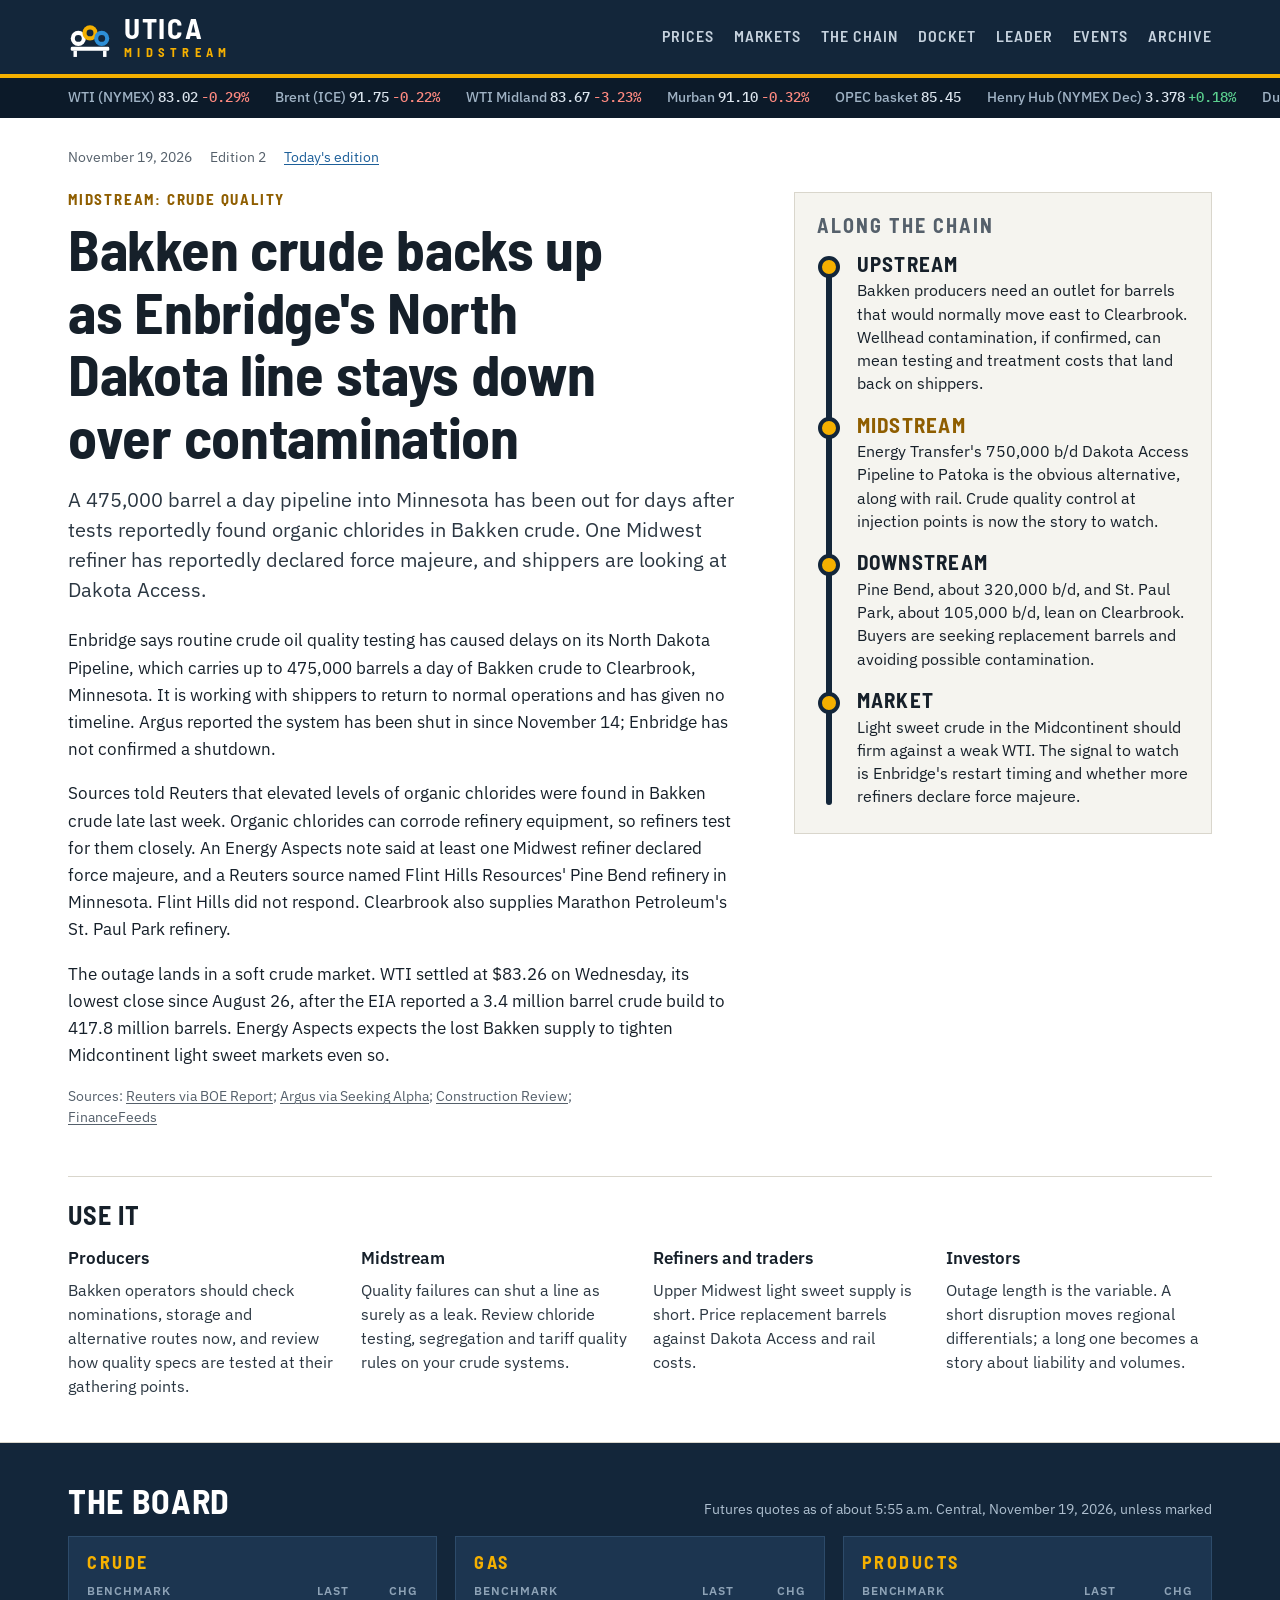
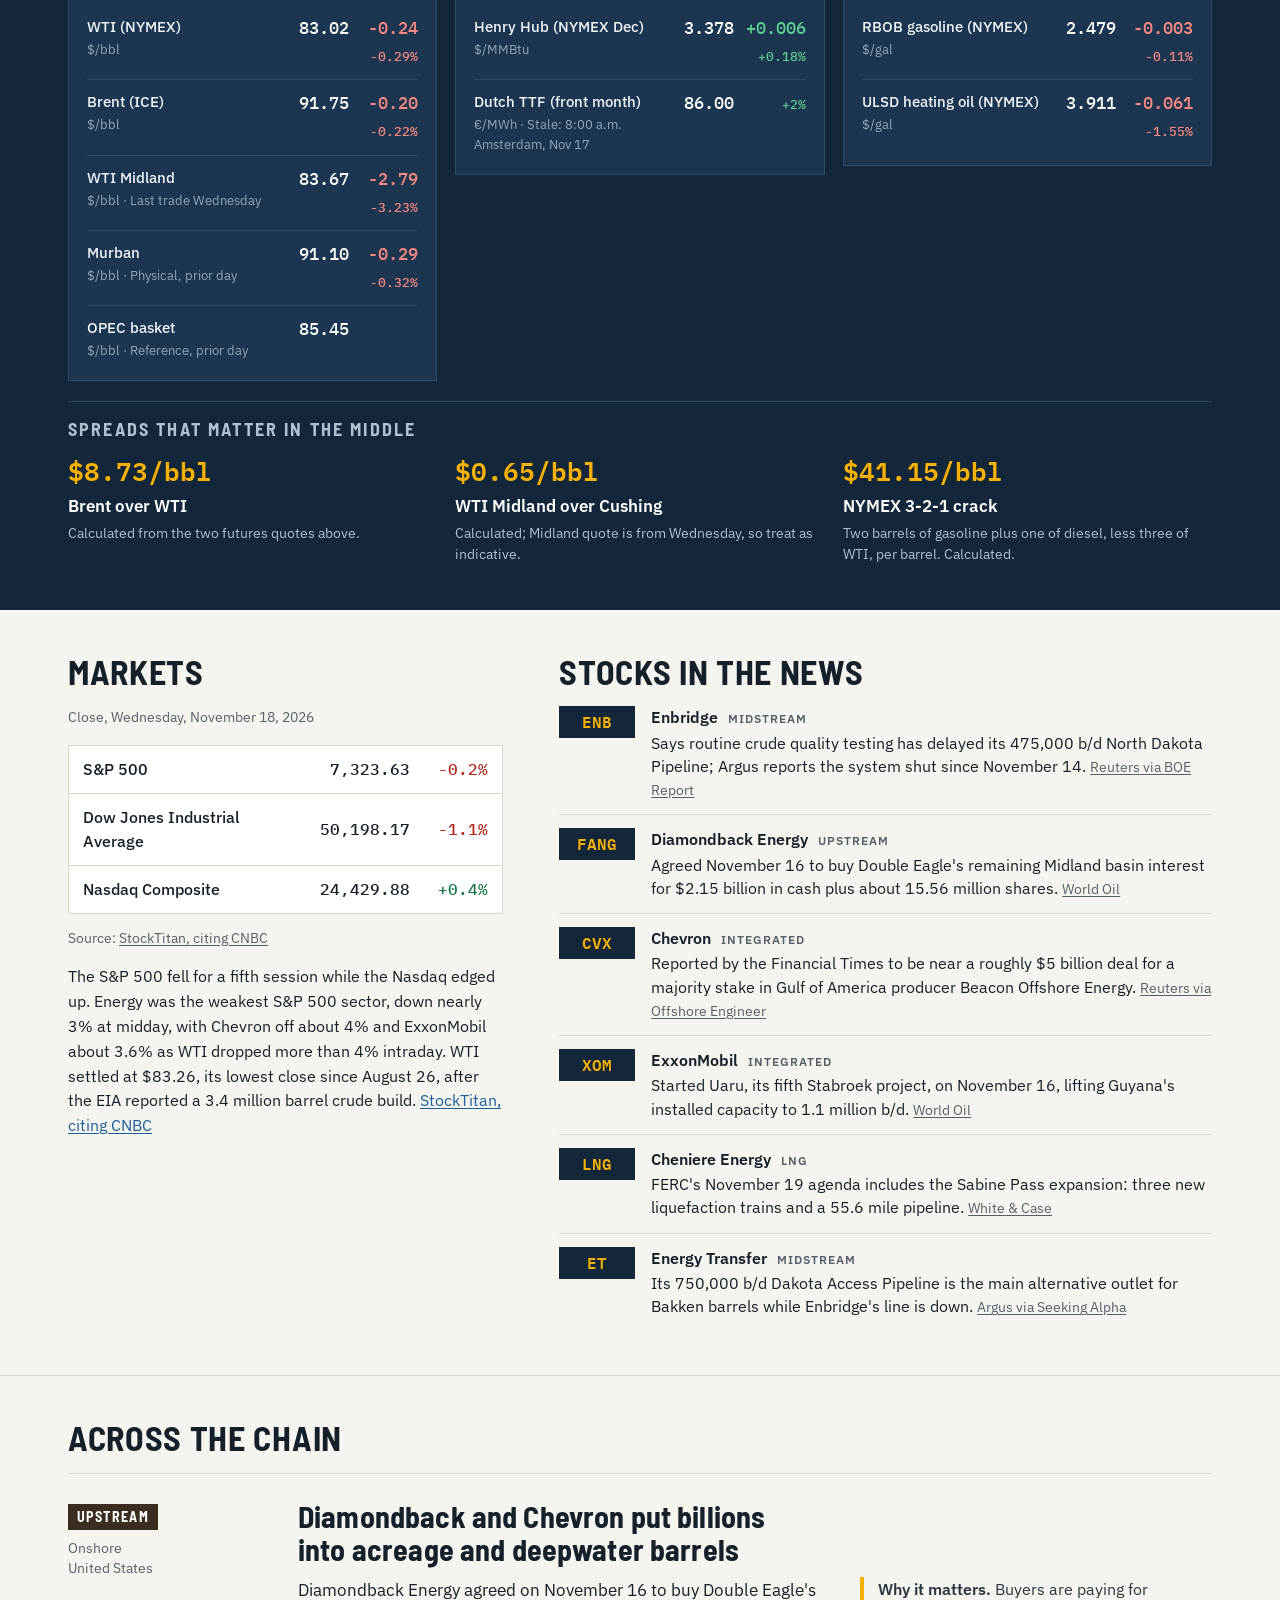
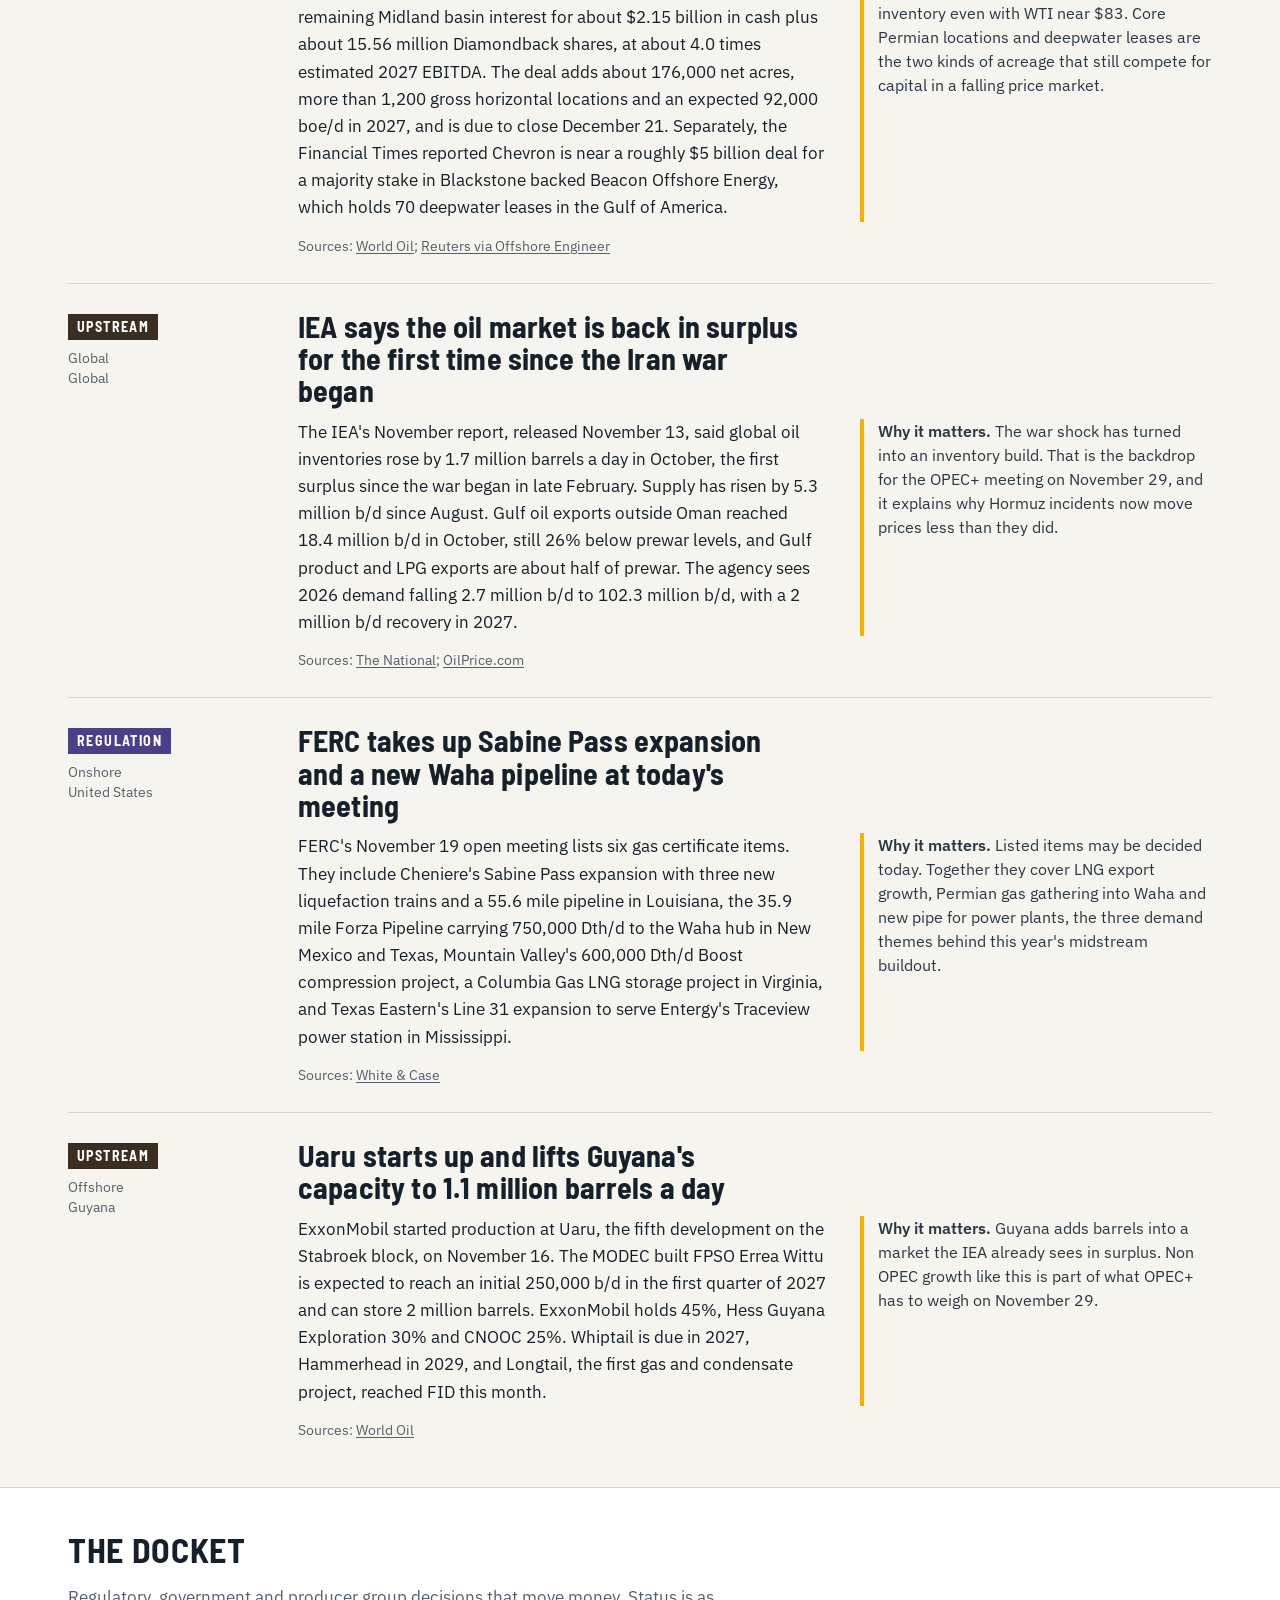
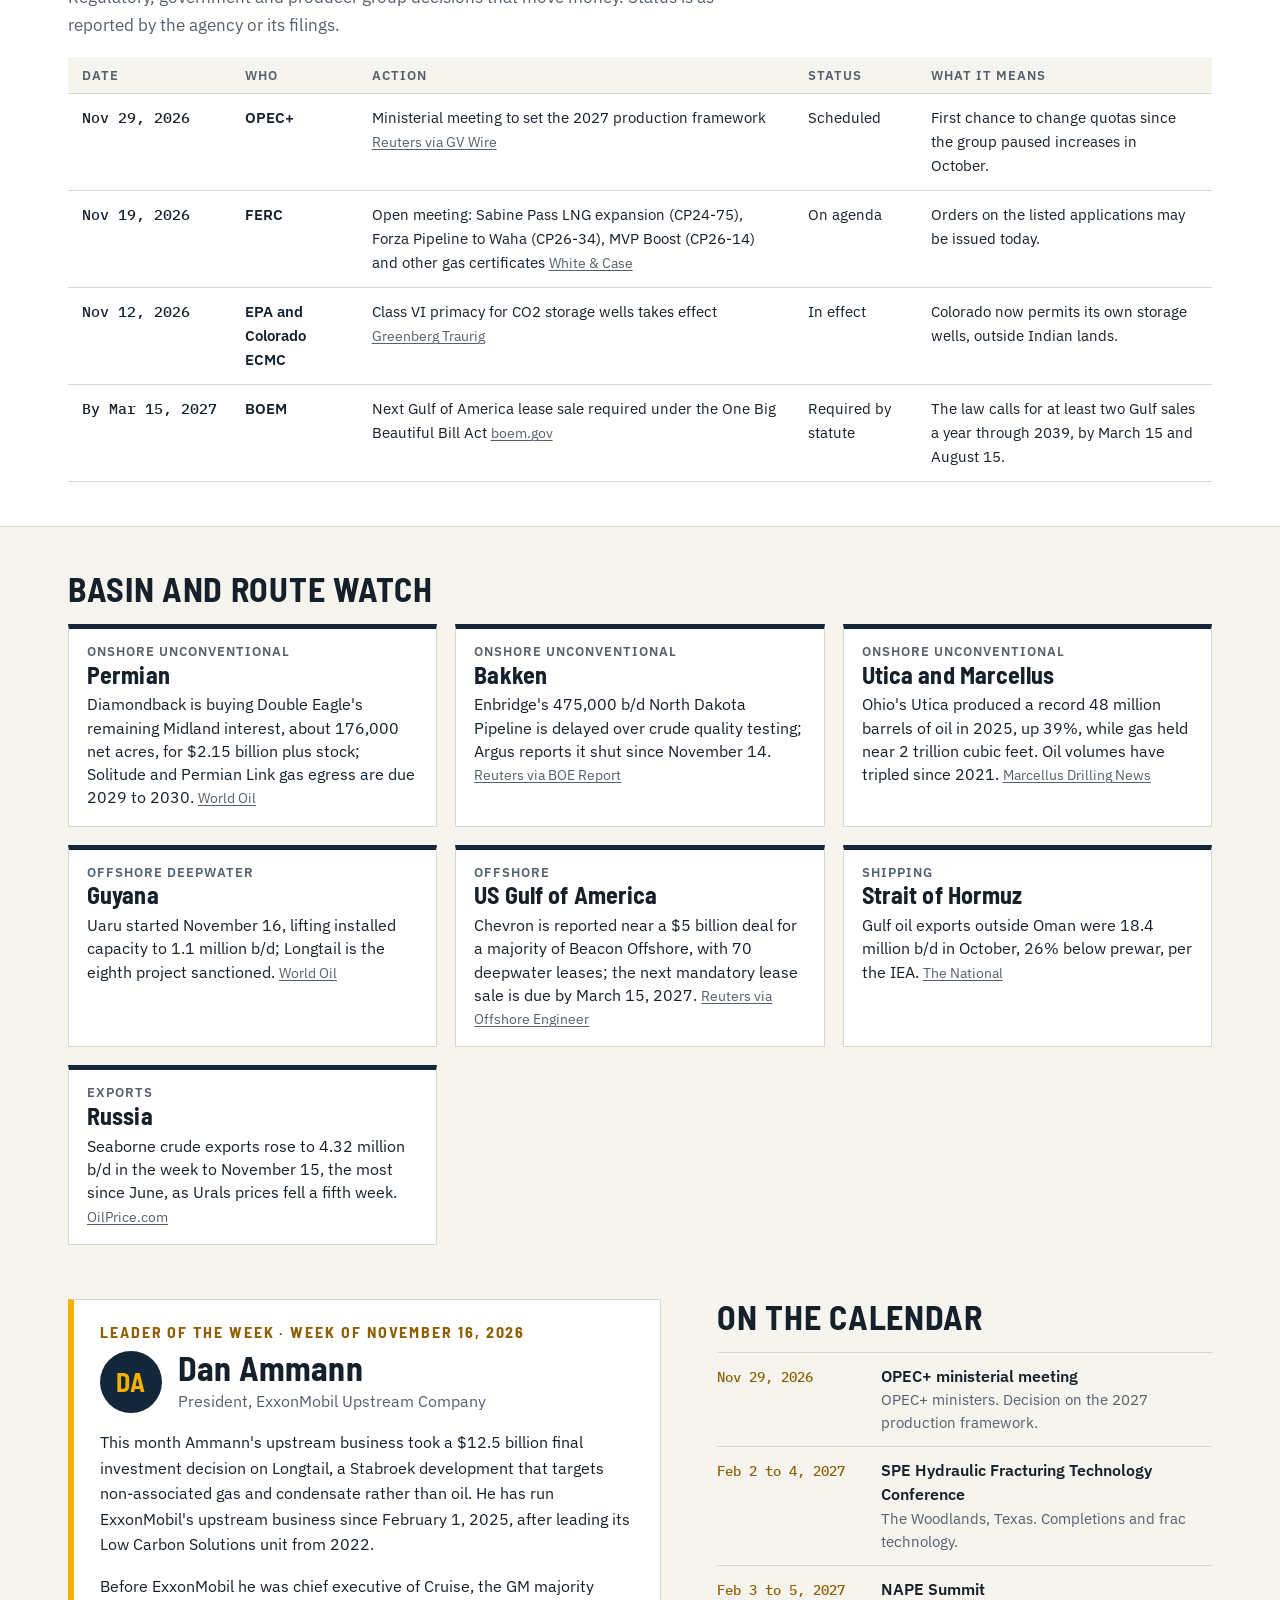
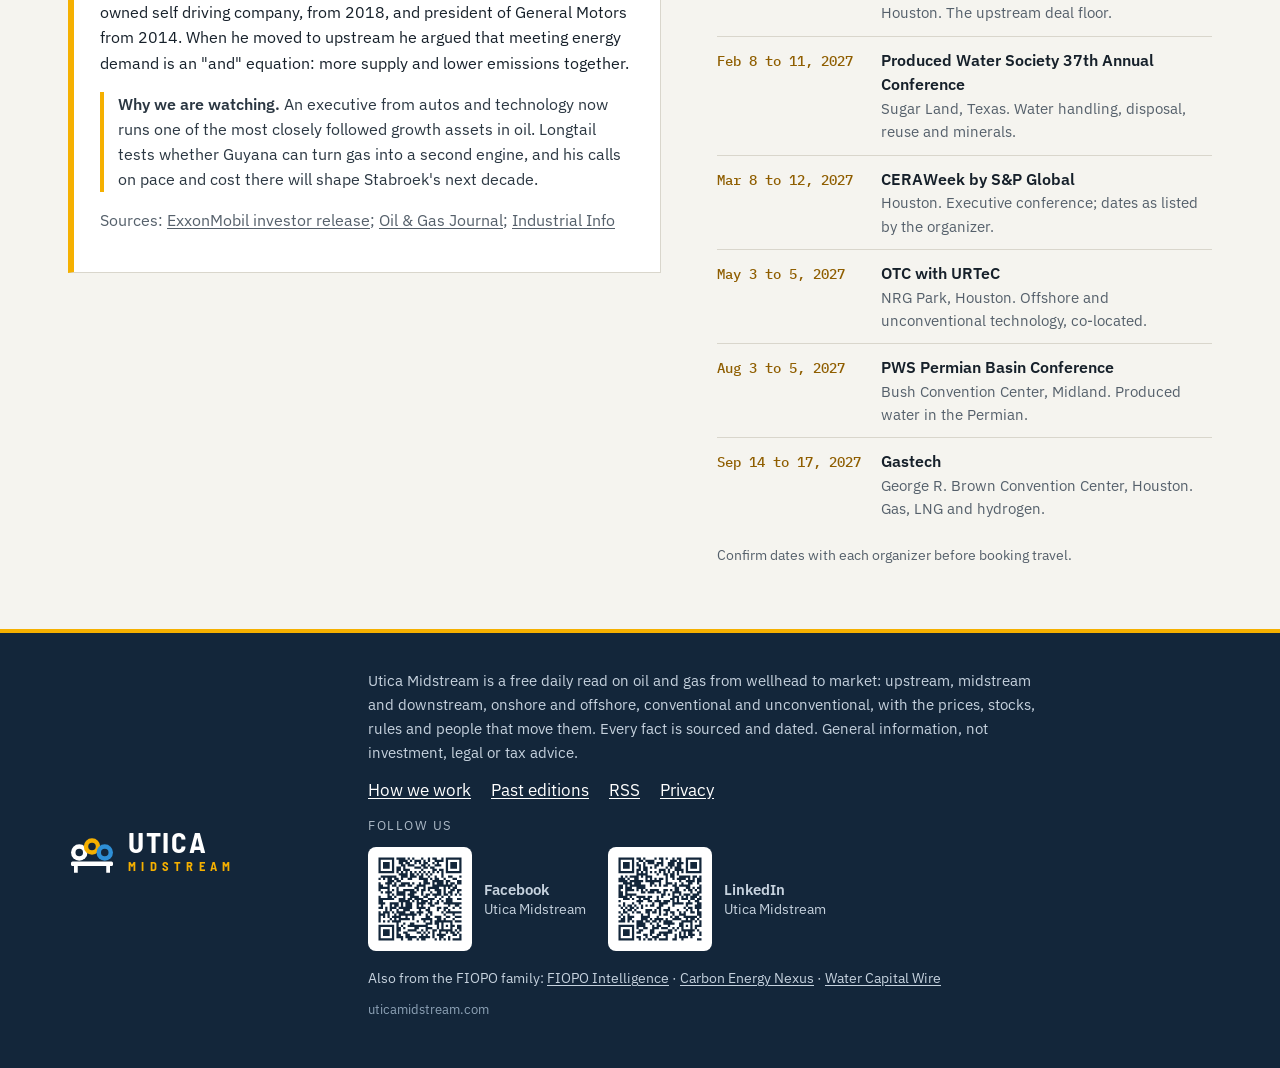
<file: archive/2026-11-19.html>
<!DOCTYPE html>
<html lang="en">
<head>
<meta charset="utf-8">
<meta name="viewport" content="width=device-width, initial-scale=1">
<meta http-equiv="Content-Security-Policy" content="default-src 'self'; script-src 'self'; style-src 'self' 'unsafe-inline'; img-src 'self' data:; font-src 'self'; connect-src 'self'; object-src 'none'; base-uri 'self'; form-action 'self'; upgrade-insecure-requests">
<meta name="referrer" content="strict-origin-when-cross-origin">
<title>Bakken crude backs up as Enbridge&#39;s North Dakota line stays down over contamination | Utica Midstream</title>
<meta name="description" content="Enbridge&#39;s 475,000 barrel a day North Dakota Pipeline has been delayed over crude quality testing, with reports of organic chlorides in Bakken crude and a force majeure at a Minnesota refinery.">
<meta name="robots" content="index, follow, max-image-preview:large">
<link rel="canonical" href="https://uticamidstream.com/archive/2026-11-19.html">
<meta name="google-site-verification" content="088mT8MW7YSvouSN46BnCaNXU6O1GncsoiYr1Zxl6-Y">

<meta name="theme-color" content="#13263A">
<meta property="og:type" content="article">
<meta property="og:site_name" content="Utica Midstream">
<meta property="og:title" content="Bakken crude backs up as Enbridge&#39;s North Dakota line stays down over contamination">
<meta property="og:description" content="Enbridge&#39;s 475,000 barrel a day North Dakota Pipeline has been delayed over crude quality testing, with reports of organic chlorides in Bakken crude and a force majeure at a Minnesota refinery.">
<meta property="og:url" content="https://uticamidstream.com/archive/2026-11-19.html">
<meta property="og:image" content="https://uticamidstream.com/social/2026-11-19.png">
<meta property="og:image:width" content="1080"><meta property="og:image:height" content="1350">
<meta property="article:published_time" content="2026-11-19T04:48:00-06:00">
<meta name="twitter:card" content="summary_large_image">
<meta name="twitter:title" content="Bakken crude backs up as Enbridge&#39;s North Dakota line stays down over contamination">
<meta name="twitter:description" content="Enbridge&#39;s 475,000 barrel a day North Dakota Pipeline has been delayed over crude quality testing, with reports of organic chlorides in Bakken crude and a force majeure at a Minnesota refinery.">
<meta name="twitter:image" content="https://uticamidstream.com/social/2026-11-19.png">
<link rel="icon" type="image/svg+xml" href="../brand/um-icon.svg">
<link rel="apple-touch-icon" href="../brand/um-icon-180.png">
<link rel="alternate" type="application/rss+xml" title="Utica Midstream" href="../feed.xml">
<link rel="preload" href="../assets/fonts/barlow-semi-condensed-latin-700-normal.woff2" as="font" type="font/woff2" crossorigin>
<link rel="stylesheet" href="../assets/style.css?v=01a7a954">

<script type="application/ld+json">{"@context": "https://schema.org", "@graph": [{"@type": "NewsMediaOrganization", "@id": "https://uticamidstream.com/#org", "name": "Utica Midstream", "url": "https://uticamidstream.com/", "logo": {"@type": "ImageObject", "url": "https://uticamidstream.com/brand/um-icon-512.png", "width": 512, "height": 512}, "description": "A free daily read on oil and gas from wellhead to market: prices, stocks, pipelines, policy, projects and people, with every fact sourced and dated.", "sameAs": ["https://www.facebook.com/profile.php?id=61596931970525", "https://www.linkedin.com/company/uticamidstream/"]}, {"@type": "NewsArticle", "@id": "https://uticamidstream.com/archive/2026-11-19.html#article", "headline": "Bakken crude backs up as Enbridge's North Dakota line stays down over contamination", "description": "Enbridge's 475,000 barrel a day North Dakota Pipeline has been delayed over crude quality testing, with reports of organic chlorides in Bakken crude and a force majeure at a Minnesota refinery.", "url": "https://uticamidstream.com/archive/2026-11-19.html", "mainEntityOfPage": "https://uticamidstream.com/archive/2026-11-19.html", "image": ["https://uticamidstream.com/social/2026-11-19.png"], "datePublished": "2026-11-19T04:48:00-06:00", "dateModified": "2026-11-19T04:48:00-06:00", "inLanguage": "en-US", "isAccessibleForFree": true, "articleSection": ["Midstream: crude quality", "Upstream", "Upstream", "Regulation", "Upstream"], "author": {"@id": "https://uticamidstream.com/#org"}, "publisher": {"@id": "https://uticamidstream.com/#org"}}, {"@type": "Person", "name": "Dan Ammann", "jobTitle": "President, ExxonMobil Upstream Company"}]}</script>
</head>
<body>
<a class="skip" href="#main">Skip to content</a>
<header class="top">
 <div class="wrap">
  <a class="brand" href="../" aria-label="Utica Midstream home"><img src="../brand/um-mark-white.svg" alt="" width="44" height="44"><span class="wm"><span class="w1">UTICA</span><span class="w2">MIDSTREAM</span></span></a>
  <nav class="main" aria-label="Main">
   <a href="../#prices">Prices</a>
   <a href="../#markets">Markets</a>
   <a href="../#chain">The chain</a>
   <a href="../#docket">Docket</a>
   <a href="../#leader">Leader</a>
   <a href="../#events">Events</a>
   <a href="../archive/">Archive</a>
  </nav>
 </div>
</header>
<div class="tape" id="prices-tape" aria-label="Price tape">
 <div class="wrap tape-in"><span class="tk"><b>WTI (NYMEX)</b> <span class="num">83.02</span> <span class="num dn">-0.29%</span></span><span class="tk"><b>Brent (ICE)</b> <span class="num">91.75</span> <span class="num dn">-0.22%</span></span><span class="tk"><b>WTI Midland</b> <span class="num">83.67</span> <span class="num dn">-3.23%</span></span><span class="tk"><b>Murban</b> <span class="num">91.10</span> <span class="num dn">-0.32%</span></span><span class="tk"><b>OPEC basket</b> <span class="num">85.45</span></span><span class="tk"><b>Henry Hub (NYMEX Dec)</b> <span class="num">3.378</span> <span class="num up">+0.18%</span></span><span class="tk"><b>Dutch TTF (front month)</b> <span class="num">86.00</span> <span class="num up">+2%</span></span><span class="tk"><b>RBOB gasoline (NYMEX)</b> <span class="num">2.479</span> <span class="num dn">-0.11%</span></span><span class="tk"><b>ULSD heating oil (NYMEX)</b> <span class="num">3.911</span> <span class="num dn">-1.55%</span></span></div>
</div>
<main id="main">
<section class="lead">
 <div class="wrap">
  <p class="dateline">November 19, 2026<span>Edition 2</span><a href="../">Today's edition</a></p>
  <div class="lead-grid">
   <article class="lead-story">
    <p class="kick">Midstream: crude quality</p>
    <h1>Bakken crude backs up as Enbridge&#39;s North Dakota line stays down over contamination</h1>
    <p class="dek">A 475,000 barrel a day pipeline into Minnesota has been out for days after tests reportedly found organic chlorides in Bakken crude. One Midwest refiner has reportedly declared force majeure, and shippers are looking at Dakota Access.</p>
    <p>Enbridge says routine crude oil quality testing has caused delays on its North Dakota Pipeline, which carries up to 475,000 barrels a day of Bakken crude to Clearbrook, Minnesota. It is working with shippers to return to normal operations and has given no timeline. Argus reported the system has been shut in since November 14; Enbridge has not confirmed a shutdown.</p><p>Sources told Reuters that elevated levels of organic chlorides were found in Bakken crude late last week. Organic chlorides can corrode refinery equipment, so refiners test for them closely. An Energy Aspects note said at least one Midwest refiner declared force majeure, and a Reuters source named Flint Hills Resources&#39; Pine Bend refinery in Minnesota. Flint Hills did not respond. Clearbrook also supplies Marathon Petroleum&#39;s St. Paul Park refinery.</p><p>The outage lands in a soft crude market. WTI settled at $83.26 on Wednesday, its lowest close since August 26, after the EIA reported a 3.4 million barrel crude build to 417.8 million barrels. Energy Aspects expects the lost Bakken supply to tighten Midcontinent light sweet markets even so.</p>
    <p class="src">Sources: <a href="https://boereport.com/2026/11/17/enbridge-working-to-restore-north-dakota-pipeline-after-crude-quality-issues-cause-delays/" rel="noopener">Reuters via BOE Report</a>; <a href="https://www.tradingview.com/news/seekingalpha:0a07d78f5094b:0-enbridge-s-north-dakota-pipeline-system-shut-over-contamination-concerns-argus/" rel="noopener">Argus via Seeking Alpha</a>; <a href="https://constructionreviewonline.com/enbridge-north-dakota-pipeline-delays-hit-bakken-crude-slug-enbridge-north-dakota-pipeline/" rel="noopener">Construction Review</a>; <a href="https://financefeeds.com/brent-crude-oil-price-92-12-thursday-eia-build-hormuz-mines-bull-96-bear-88/" rel="noopener">FinanceFeeds</a></p>
   </article>
   <aside class="flowline" aria-label="How this story moves along the value chain">
    <h2>Along the chain</h2>
    <ol>
     
     <li class="st st-upstream on"><span class="node" aria-hidden="true"></span><h3>Upstream</h3><p>Bakken producers need an outlet for barrels that would normally move east to Clearbrook. Wellhead contamination, if confirmed, can mean testing and treatment costs that land back on shippers.</p></li>
     
     <li class="st st-midstream on"><span class="node" aria-hidden="true"></span><h3>Midstream</h3><p>Energy Transfer&#39;s 750,000 b/d Dakota Access Pipeline to Patoka is the obvious alternative, along with rail. Crude quality control at injection points is now the story to watch.</p></li>
     
     <li class="st st-downstream on"><span class="node" aria-hidden="true"></span><h3>Downstream</h3><p>Pine Bend, about 320,000 b/d, and St. Paul Park, about 105,000 b/d, lean on Clearbrook. Buyers are seeking replacement barrels and avoiding possible contamination.</p></li>
     
     <li class="st st-market on"><span class="node" aria-hidden="true"></span><h3>Market</h3><p>Light sweet crude in the Midcontinent should firm against a weak WTI. The signal to watch is Enbridge&#39;s restart timing and whether more refiners declare force majeure.</p></li>
     
    </ol>
   </aside>
  </div>
  <div class="use">
   <h2>Use it</h2>
   <dl><div><dt>Producers</dt><dd>Bakken operators should check nominations, storage and alternative routes now, and review how quality specs are tested at their gathering points.</dd></div><div><dt>Midstream</dt><dd>Quality failures can shut a line as surely as a leak. Review chloride testing, segregation and tariff quality rules on your crude systems.</dd></div><div><dt>Refiners and traders</dt><dd>Upper Midwest light sweet supply is short. Price replacement barrels against Dakota Access and rail costs.</dd></div><div><dt>Investors</dt><dd>Outage length is the variable. A short disruption moves regional differentials; a long one becomes a story about liability and volumes.</dd></div></dl>
  </div>
 </div>
</section>

<section class="board" id="prices" aria-label="Commodity prices">
 <div class="wrap">
  <div class="board-head"><h2 class="sh">The board</h2><p class="asof">Futures quotes as of about 5:55 a.m. Central, November 19, 2026, unless marked</p></div>
  <div class="board-grid">
   
   <div class="panel">
    <h3>Crude</h3>
    <table>
     <thead><tr><th scope="col">Benchmark</th><th scope="col" class="r">Last</th><th scope="col" class="r">Chg</th></tr></thead>
     <tbody><tr><th scope="row"><a href="https://oilprice.com/oil-price-charts/" rel="noopener">WTI (NYMEX)</a><span class="unit">$/bbl</span></th><td class="r num">83.02</td><td class="r num dn">-0.24<br><span class="pc">-0.29%</span></td></tr><tr><th scope="row"><a href="https://oilprice.com/oil-price-charts/" rel="noopener">Brent (ICE)</a><span class="unit">$/bbl</span></th><td class="r num">91.75</td><td class="r num dn">-0.20<br><span class="pc">-0.22%</span></td></tr><tr><th scope="row"><a href="https://oilprice.com/oil-price-charts/" rel="noopener">WTI Midland</a><span class="unit">$/bbl · Last trade Wednesday</span></th><td class="r num">83.67</td><td class="r num dn">-2.79<br><span class="pc">-3.23%</span></td></tr><tr><th scope="row"><a href="https://oilprice.com/oil-price-charts/" rel="noopener">Murban</a><span class="unit">$/bbl · Physical, prior day</span></th><td class="r num">91.10</td><td class="r num dn">-0.29<br><span class="pc">-0.32%</span></td></tr><tr><th scope="row"><a href="https://oilprice.com/oil-price-charts/" rel="noopener">OPEC basket</a><span class="unit">$/bbl · Reference, prior day</span></th><td class="r num">85.45</td><td class="r num up"><span class="pc"></span></td></tr></tbody>
    </table>
   </div>
   
   <div class="panel">
    <h3>Gas</h3>
    <table>
     <thead><tr><th scope="col">Benchmark</th><th scope="col" class="r">Last</th><th scope="col" class="r">Chg</th></tr></thead>
     <tbody><tr><th scope="row"><a href="https://oilprice.com/oil-price-charts/" rel="noopener">Henry Hub (NYMEX Dec)</a><span class="unit">$/MMBtu</span></th><td class="r num">3.378</td><td class="r num up">+0.006<br><span class="pc">+0.18%</span></td></tr><tr><th scope="row"><a href="https://oilprice.com/Latest-Energy-News/World-News/TTF-Gas-Bounces-Back-to-86-Euros-as-Hormuz-Risks-Resurface.html" rel="noopener">Dutch TTF (front month)</a><span class="unit">€/MWh · Stale: 8:00 a.m. Amsterdam, Nov 17</span></th><td class="r num">86.00</td><td class="r num up"><span class="pc">+2%</span></td></tr></tbody>
    </table>
   </div>
   
   <div class="panel">
    <h3>Products</h3>
    <table>
     <thead><tr><th scope="col">Benchmark</th><th scope="col" class="r">Last</th><th scope="col" class="r">Chg</th></tr></thead>
     <tbody><tr><th scope="row"><a href="https://oilprice.com/oil-price-charts/" rel="noopener">RBOB gasoline (NYMEX)</a><span class="unit">$/gal</span></th><td class="r num">2.479</td><td class="r num dn">-0.003<br><span class="pc">-0.11%</span></td></tr><tr><th scope="row"><a href="https://oilprice.com/oil-price-charts/" rel="noopener">ULSD heating oil (NYMEX)</a><span class="unit">$/gal</span></th><td class="r num">3.911</td><td class="r num dn">-0.061<br><span class="pc">-1.55%</span></td></tr></tbody>
    </table>
   </div>
   
  </div>
  <div class="spreads">
   <h3>Spreads that matter in the middle</h3>
   <ul><li><span class="num">$8.73/bbl</span><b>Brent over WTI</b><span>Calculated from the two futures quotes above.</span></li><li><span class="num">$0.65/bbl</span><b>WTI Midland over Cushing</b><span>Calculated; Midland quote is from Wednesday, so treat as indicative.</span></li><li><span class="num">$41.15/bbl</span><b>NYMEX 3-2-1 crack</b><span>Two barrels of gasoline plus one of diesel, less three of WTI, per barrel. Calculated.</span></li></ul>
  </div>
 </div>
</section>

<section class="markets" id="markets" aria-label="Markets and stocks">
 <div class="wrap mk-grid">
  <div>
   <h2 class="sh">Markets</h2>
   <p class="asof">Close, Wednesday, November 18, 2026</p>
   <table class="idx">
    <tbody><tr><th scope="row">S&amp;P 500</th><td class="r num">7,323.63</td><td class="r num dn">-0.2%</td></tr><tr><th scope="row">Dow Jones Industrial Average</th><td class="r num">50,198.17</td><td class="r num dn">-1.1%</td></tr><tr><th scope="row">Nasdaq Composite</th><td class="r num">24,429.88</td><td class="r num up">+0.4%</td></tr></tbody>
   </table>
   <p class="src">Source: <a href="https://www.stocktitan.net/articles/stock-market-today-live-november-18-2026" rel="noopener">StockTitan, citing CNBC</a></p>
   <p class="read">The S&amp;P 500 fell for a fifth session while the Nasdaq edged up. Energy was the weakest S&amp;P 500 sector, down nearly 3% at midday, with Chevron off about 4% and ExxonMobil about 3.6% as WTI dropped more than 4% intraday. WTI settled at $83.26, its lowest close since August 26, after the EIA reported a 3.4 million barrel crude build. <a href="https://www.stocktitan.net/articles/stock-market-today-live-november-18-2026" rel="noopener">StockTitan, citing CNBC</a></p>
  </div>
  <div>
   <h2 class="sh">Stocks in the news</h2>
   <ul class="stocks"><li><span class="tick">ENB</span><div><p class="sn"><b>Enbridge</b> <span class="seg">Midstream</span></p><p>Says routine crude quality testing has delayed its 475,000 b/d North Dakota Pipeline; Argus reports the system shut since November 14. <a href="https://boereport.com/2026/11/17/enbridge-working-to-restore-north-dakota-pipeline-after-crude-quality-issues-cause-delays/" rel="noopener">Reuters via BOE Report</a></p></div></li><li><span class="tick">FANG</span><div><p class="sn"><b>Diamondback Energy</b> <span class="seg">Upstream</span></p><p>Agreed November 16 to buy Double Eagle&#39;s remaining Midland basin interest for $2.15 billion in cash plus about 15.56 million shares. <a href="https://www.worldoil.com/news/2026/11/16/diamondback-buys-out-double-eagle-partnership-adding-176-000-net-midland-basin-acres/" rel="noopener">World Oil</a></p></div></li><li><span class="tick">CVX</span><div><p class="sn"><b>Chevron</b> <span class="seg">Integrated</span></p><p>Reported by the Financial Times to be near a roughly $5 billion deal for a majority stake in Gulf of America producer Beacon Offshore Energy. <a href="https://www.oedigital.com/amp/news/544405-chevron-nears-5b-deal-to-buy-beacon-offshore" rel="noopener">Reuters via Offshore Engineer</a></p></div></li><li><span class="tick">XOM</span><div><p class="sn"><b>ExxonMobil</b> <span class="seg">Integrated</span></p><p>Started Uaru, its fifth Stabroek project, on November 16, lifting Guyana&#39;s installed capacity to 1.1 million b/d. <a href="https://www.worldoil.com/news/2026/11/16/exxonmobil-starts-uaru-production-lifting-guyana-capacity-to-1-1-mmbpd/" rel="noopener">World Oil</a></p></div></li><li><span class="tick">LNG</span><div><p class="sn"><b>Cheniere Energy</b> <span class="seg">LNG</span></p><p>FERC&#39;s November 19 agenda includes the Sabine Pass expansion: three new liquefaction trains and a 55.6 mile pipeline. <a href="https://www.whitecase.com/insight-alert/summary-ferc-meeting-agenda-november-2026" rel="noopener">White &amp; Case</a></p></div></li><li><span class="tick">ET</span><div><p class="sn"><b>Energy Transfer</b> <span class="seg">Midstream</span></p><p>Its 750,000 b/d Dakota Access Pipeline is the main alternative outlet for Bakken barrels while Enbridge&#39;s line is down. <a href="https://www.tradingview.com/news/seekingalpha:0a07d78f5094b:0-enbridge-s-north-dakota-pipeline-system-shut-over-contamination-concerns-argus/" rel="noopener">Argus via Seeking Alpha</a></p></div></li></ul>
  </div>
 </div>
</section>

<section class="chain" id="chain">
 <div class="wrap">
  <h2 class="sh">Across the chain</h2>
  
  <article class="brief" id="money">
   <div class="tags"><p class="seg seg-upstream">Upstream</p><p class="set"><span>Onshore</span><span>United States</span></p></div>
   <div>
    <h3>Diamondback and Chevron put billions into acreage and deepwater barrels</h3>
    <div class="brief-body"><p>Diamondback Energy agreed on November 16 to buy Double Eagle&#39;s remaining Midland basin interest for about $2.15 billion in cash plus about 15.56 million Diamondback shares, at about 4.0 times estimated 2027 EBITDA. The deal adds about 176,000 net acres, more than 1,200 gross horizontal locations and an expected 92,000 boe/d in 2027, and is due to close December 21. Separately, the Financial Times reported Chevron is near a roughly $5 billion deal for a majority stake in Blackstone backed Beacon Offshore Energy, which holds 70 deepwater leases in the Gulf of America.</p><p class="why"><b>Why it matters.</b> Buyers are paying for inventory even with WTI near $83. Core Permian locations and deepwater leases are the two kinds of acreage that still compete for capital in a falling price market.</p></div>
    <p class="src">Sources: <a href="https://www.worldoil.com/news/2026/11/16/diamondback-buys-out-double-eagle-partnership-adding-176-000-net-midland-basin-acres/" rel="noopener">World Oil</a>; <a href="https://www.oedigital.com/amp/news/544405-chevron-nears-5b-deal-to-buy-beacon-offshore" rel="noopener">Reuters via Offshore Engineer</a></p>
   </div>
  </article>
  
  <article class="brief" id="world">
   <div class="tags"><p class="seg seg-upstream">Upstream</p><p class="set"><span>Global</span><span>Global</span></p></div>
   <div>
    <h3>IEA says the oil market is back in surplus for the first time since the Iran war began</h3>
    <div class="brief-body"><p>The IEA&#39;s November report, released November 13, said global oil inventories rose by 1.7 million barrels a day in October, the first surplus since the war began in late February. Supply has risen by 5.3 million b/d since August. Gulf oil exports outside Oman reached 18.4 million b/d in October, still 26% below prewar levels, and Gulf product and LPG exports are about half of prewar. The agency sees 2026 demand falling 2.7 million b/d to 102.3 million b/d, with a 2 million b/d recovery in 2027.</p><p class="why"><b>Why it matters.</b> The war shock has turned into an inventory build. That is the backdrop for the OPEC+ meeting on November 29, and it explains why Hormuz incidents now move prices less than they did.</p></div>
    <p class="src">Sources: <a href="https://thenationalnews.com/business/energy/2026/11/13/oil-market-to-return-to-surplus-for-first-time-since-start-of-iran-war-iea-says" rel="noopener">The National</a>; <a href="https://oilprice.com/Latest-Energy-News/World-News/Oil-Prices-Steady-as-Hormuz-Tanker-Threats-Offset-Supply-Glut-Fears.html" rel="noopener">OilPrice.com</a></p>
   </div>
  </article>
  
  <article class="brief" id="ferc">
   <div class="tags"><p class="seg seg-regulation">Regulation</p><p class="set"><span>Onshore</span><span>United States</span></p></div>
   <div>
    <h3>FERC takes up Sabine Pass expansion and a new Waha pipeline at today&#39;s meeting</h3>
    <div class="brief-body"><p>FERC&#39;s November 19 open meeting lists six gas certificate items. They include Cheniere&#39;s Sabine Pass expansion with three new liquefaction trains and a 55.6 mile pipeline in Louisiana, the 35.9 mile Forza Pipeline carrying 750,000 Dth/d to the Waha hub in New Mexico and Texas, Mountain Valley&#39;s 600,000 Dth/d Boost compression project, a Columbia Gas LNG storage project in Virginia, and Texas Eastern&#39;s Line 31 expansion to serve Entergy&#39;s Traceview power station in Mississippi.</p><p class="why"><b>Why it matters.</b> Listed items may be decided today. Together they cover LNG export growth, Permian gas gathering into Waha and new pipe for power plants, the three demand themes behind this year&#39;s midstream buildout.</p></div>
    <p class="src">Sources: <a href="https://www.whitecase.com/insight-alert/summary-ferc-meeting-agenda-november-2026" rel="noopener">White &amp; Case</a></p>
   </div>
  </article>
  
  <article class="brief" id="offshore">
   <div class="tags"><p class="seg seg-upstream">Upstream</p><p class="set"><span>Offshore</span><span>Guyana</span></p></div>
   <div>
    <h3>Uaru starts up and lifts Guyana&#39;s capacity to 1.1 million barrels a day</h3>
    <div class="brief-body"><p>ExxonMobil started production at Uaru, the fifth development on the Stabroek block, on November 16. The MODEC built FPSO Errea Wittu is expected to reach an initial 250,000 b/d in the first quarter of 2027 and can store 2 million barrels. ExxonMobil holds 45%, Hess Guyana Exploration 30% and CNOOC 25%. Whiptail is due in 2027, Hammerhead in 2029, and Longtail, the first gas and condensate project, reached FID this month.</p><p class="why"><b>Why it matters.</b> Guyana adds barrels into a market the IEA already sees in surplus. Non OPEC growth like this is part of what OPEC+ has to weigh on November 29.</p></div>
    <p class="src">Sources: <a href="https://www.worldoil.com/news/2026/11/16/exxonmobil-starts-uaru-production-lifting-guyana-capacity-to-1-1-mmbpd/" rel="noopener">World Oil</a></p>
   </div>
  </article>
  
 </div>
</section>

<section class="docket" id="docket">
 <div class="wrap">
  <h2 class="sh">The docket</h2>
  <p class="intro">Regulatory, government and producer group decisions that move money. Status is as reported by the agency or its filings.</p>
  <div class="dk-wrap"><table>
   <thead><tr><th scope="col">Date</th><th scope="col">Who</th><th scope="col">Action</th><th scope="col">Status</th><th scope="col">What it means</th></tr></thead>
   <tbody><tr><td class="num nowrap" data-l="Date">Nov 29, 2026</td><td data-l="Who"><b>OPEC+</b></td><td data-l="Action">Ministerial meeting to set the 2027 production framework <a href="https://gvwire.com/2026/11/01/opec-keeps-december-oil-output-targets-steady-ahead-of-tougher-call-for-2027/" rel="noopener">Reuters via GV Wire</a></td><td data-l="Status">Scheduled</td><td data-l="What it means">First chance to change quotas since the group paused increases in October.</td></tr><tr><td class="num nowrap" data-l="Date">Nov 19, 2026</td><td data-l="Who"><b>FERC</b></td><td data-l="Action">Open meeting: Sabine Pass LNG expansion (CP24-75), Forza Pipeline to Waha (CP26-34), MVP Boost (CP26-14) and other gas certificates <a href="https://www.whitecase.com/insight-alert/summary-ferc-meeting-agenda-november-2026" rel="noopener">White &amp; Case</a></td><td data-l="Status">On agenda</td><td data-l="What it means">Orders on the listed applications may be issued today.</td></tr><tr><td class="num nowrap" data-l="Date">Nov 12, 2026</td><td data-l="Who"><b>EPA and Colorado ECMC</b></td><td data-l="Action">Class VI primacy for CO2 storage wells takes effect <a href="https://www.gtlaw.com/ar/insights/2026/10/epa-grants-colorado-class-vi-primacy-for-carbon-storage-wells" rel="noopener">Greenberg Traurig</a></td><td data-l="Status">In effect</td><td data-l="What it means">Colorado now permits its own storage wells, outside Indian lands.</td></tr><tr><td class="num nowrap" data-l="Date">By Mar 15, 2027</td><td data-l="Who"><b>BOEM</b></td><td data-l="Action">Next Gulf of America lease sale required under the One Big Beautiful Bill Act <a href="https://www.boem.gov/oil-gas-energy/leasing/proposed-nos-bbg-3" rel="noopener">boem.gov</a></td><td data-l="Status">Required by statute</td><td data-l="What it means">The law calls for at least two Gulf sales a year through 2039, by March 15 and August 15.</td></tr></tbody>
  </table></div>
 </div>
</section>

<section class="basins">
 <div class="wrap">
  <h2 class="sh">Basin and route watch</h2>
  <div class="bgrid"><div class="bas"><p class="set">Onshore unconventional</p><h3>Permian</h3><p>Diamondback is buying Double Eagle&#39;s remaining Midland interest, about 176,000 net acres, for $2.15 billion plus stock; Solitude and Permian Link gas egress are due 2029 to 2030. <a href="https://www.worldoil.com/news/2026/11/16/diamondback-buys-out-double-eagle-partnership-adding-176-000-net-midland-basin-acres/" rel="noopener">World Oil</a></p></div><div class="bas"><p class="set">Onshore unconventional</p><h3>Bakken</h3><p>Enbridge&#39;s 475,000 b/d North Dakota Pipeline is delayed over crude quality testing; Argus reports it shut since November 14. <a href="https://boereport.com/2026/11/17/enbridge-working-to-restore-north-dakota-pipeline-after-crude-quality-issues-cause-delays/" rel="noopener">Reuters via BOE Report</a></p></div><div class="bas"><p class="set">Onshore unconventional</p><h3>Utica and Marcellus</h3><p>Ohio&#39;s Utica produced a record 48 million barrels of oil in 2025, up 39%, while gas held near 2 trillion cubic feet. Oil volumes have tripled since 2021. <a href="https://marcellusdrilling.com/category/ohio/page/4/" rel="noopener">Marcellus Drilling News</a></p></div><div class="bas"><p class="set">Offshore deepwater</p><h3>Guyana</h3><p>Uaru started November 16, lifting installed capacity to 1.1 million b/d; Longtail is the eighth project sanctioned. <a href="https://www.worldoil.com/news/2026/11/16/exxonmobil-starts-uaru-production-lifting-guyana-capacity-to-1-1-mmbpd/" rel="noopener">World Oil</a></p></div><div class="bas"><p class="set">Offshore</p><h3>US Gulf of America</h3><p>Chevron is reported near a $5 billion deal for a majority of Beacon Offshore, with 70 deepwater leases; the next mandatory lease sale is due by March 15, 2027. <a href="https://www.oedigital.com/amp/news/544405-chevron-nears-5b-deal-to-buy-beacon-offshore" rel="noopener">Reuters via Offshore Engineer</a></p></div><div class="bas"><p class="set">Shipping</p><h3>Strait of Hormuz</h3><p>Gulf oil exports outside Oman were 18.4 million b/d in October, 26% below prewar, per the IEA. <a href="https://thenationalnews.com/business/energy/2026/11/13/oil-market-to-return-to-surplus-for-first-time-since-start-of-iran-war-iea-says" rel="noopener">The National</a></p></div><div class="bas"><p class="set">Exports</p><h3>Russia</h3><p>Seaborne crude exports rose to 4.32 million b/d in the week to November 15, the most since June, as Urals prices fell a fifth week. <a href="https://oilprice.com/Latest-Energy-News/World-News/Russian-Crude-Exports-Hit-Four-Month-High.html" rel="noopener">OilPrice.com</a></p></div></div>
 </div>
</section>

<section class="two">
 <div class="wrap two-grid">
  <div class="leader" id="leader">
   <p class="kick">Leader of the week · Week of November 16, 2026</p>
   <div class="lh"><span class="mono" aria-hidden="true">DA</span><div><h2>Dan Ammann</h2><p class="role">President, ExxonMobil Upstream Company</p></div></div>
   <p>This month Ammann&#39;s upstream business took a $12.5 billion final investment decision on Longtail, a Stabroek development that targets non-associated gas and condensate rather than oil. He has run ExxonMobil&#39;s upstream business since February 1, 2025, after leading its Low Carbon Solutions unit from 2022.</p>
   <p>Before ExxonMobil he was chief executive of Cruise, the GM majority owned self driving company, from 2018, and president of General Motors from 2014. When he moved to upstream he argued that meeting energy demand is an &#34;and&#34; equation: more supply and lower emissions together.</p>
   <p class="why"><b>Why we are watching.</b> An executive from autos and technology now runs one of the most closely followed growth assets in oil. Longtail tests whether Guyana can turn gas into a second engine, and his calls on pace and cost there will shape Stabroek&#39;s next decade.</p>
   <p class="src">Sources: <a href="https://investor.exxonmobil.com/company-information/press-releases/detail/1177/exxonmobil-announces-leadership-changes" rel="noopener">ExxonMobil investor release</a>; <a href="https://www.ogj.com/general-interest/personnel-moves-promotions/article/55247072/exxonmobil-makes-leadership-changes" rel="noopener">Oil &amp; Gas Journal</a>; <a href="https://www.industrialinfo.com/iirenergy/industry-news/article/exxon-makes-fid-on-longtail-development-in-guyana--364826" rel="noopener">Industrial Info</a></p>
  </div>
  <div class="events" id="events">
   <h2 class="sh">On the calendar</h2>
   <ul class="cal"><li><span class="when num">Nov 29, 2026</span><div><a href="https://gvwire.com/2026/11/01/opec-keeps-december-oil-output-targets-steady-ahead-of-tougher-call-for-2027/" rel="noopener"><b>OPEC+ ministerial meeting</b></a><span>OPEC+ ministers. Decision on the 2027 production framework.</span></div></li><li><span class="when num">Feb 2 to 4, 2027</span><div><a href="https://www.spe-events.org/hydraulicfracturing/about-the-conference" rel="noopener"><b>SPE Hydraulic Fracturing Technology Conference</b></a><span>The Woodlands, Texas. Completions and frac technology.</span></div></li><li><span class="when num">Feb 3 to 5, 2027</span><div><a href="https://napeexpo.com/summit/exhibit" rel="noopener"><b>NAPE Summit</b></a><span>Houston. The upstream deal floor.</span></div></li><li><span class="when num">Feb 8 to 11, 2027</span><div><a href="https://producedwatersociety.com/" rel="noopener"><b>Produced Water Society 37th Annual Conference</b></a><span>Sugar Land, Texas. Water handling, disposal, reuse and minerals.</span></div></li><li><span class="when num">Mar 8 to 12, 2027</span><div><a href="https://baxtel.com/events/ceraweek-2027" rel="noopener"><b>CERAWeek by S&amp;P Global</b></a><span>Houston. Executive conference; dates as listed by the organizer.</span></div></li><li><span class="when num">May 3 to 5, 2027</span><div><a href="https://otcnet.org/" rel="noopener"><b>OTC with URTeC</b></a><span>NRG Park, Houston. Offshore and unconventional technology, co-located.</span></div></li><li><span class="when num">Aug 3 to 5, 2027</span><div><a href="https://producedwatersociety.com/" rel="noopener"><b>PWS Permian Basin Conference</b></a><span>Bush Convention Center, Midland. Produced water in the Permian.</span></div></li><li><span class="when num">Sep 14 to 17, 2027</span><div><a href="https://chemxplore.com/events/2027-gastech" rel="noopener"><b>Gastech</b></a><span>George R. Brown Convention Center, Houston. Gas, LNG and hydrogen.</span></div></li></ul>
   <p class="src">Confirm dates with each organizer before booking travel.</p>
  </div>
 </div>
</section>
</main>
<footer>
 <div class="wrap fgrid">
  <a class="flock" href="../" aria-label="Utica Midstream home"><img src="../brand/um-mark-white.svg" alt="" width="48" height="48"><span class="wm"><span class="w1">UTICA</span><span class="w2">MIDSTREAM</span></span></a>
  <div>
   <p>Utica Midstream is a free daily read on oil and gas from wellhead to market: upstream, midstream and downstream, onshore and offshore, conventional and unconventional, with the prices, stocks, rules and people that move them. Every fact is sourced and dated. General information, not investment, legal or tax advice.</p>
   <nav aria-label="Footer"><a href="../method.html">How we work</a><a href="../archive/">Past editions</a><a href="../feed.xml">RSS</a><a href="../privacy.html">Privacy</a></nav>
   <div class="follow"><p class="fh">Follow us</p><ul><li><a href="https://www.facebook.com/profile.php?id=61596931970525" rel="noopener"><img src="../brand/qr/facebook.svg" alt="QR code for Utica Midstream on Facebook" width="104" height="104" loading="lazy"><span><b>Facebook</b>Utica Midstream</span></a></li><li><a href="https://www.linkedin.com/company/uticamidstream/" rel="noopener"><img src="../brand/qr/linkedin.svg" alt="QR code for Utica Midstream on LinkedIn" width="104" height="104" loading="lazy"><span><b>LinkedIn</b>Utica Midstream</span></a></li></ul></div>
   <p class="sister">Also from the FIOPO family: <a href="https://fiopoin.com/">FIOPO Intelligence</a> · <a href="https://carbonenergynexus.com/">Carbon Energy Nexus</a> · <a href="https://watercapitalwire.com/">Water Capital Wire</a></p>
   <p class="small">uticamidstream.com</p>
  </div>
 </div>
</footer>
</body>
</html>
</file>
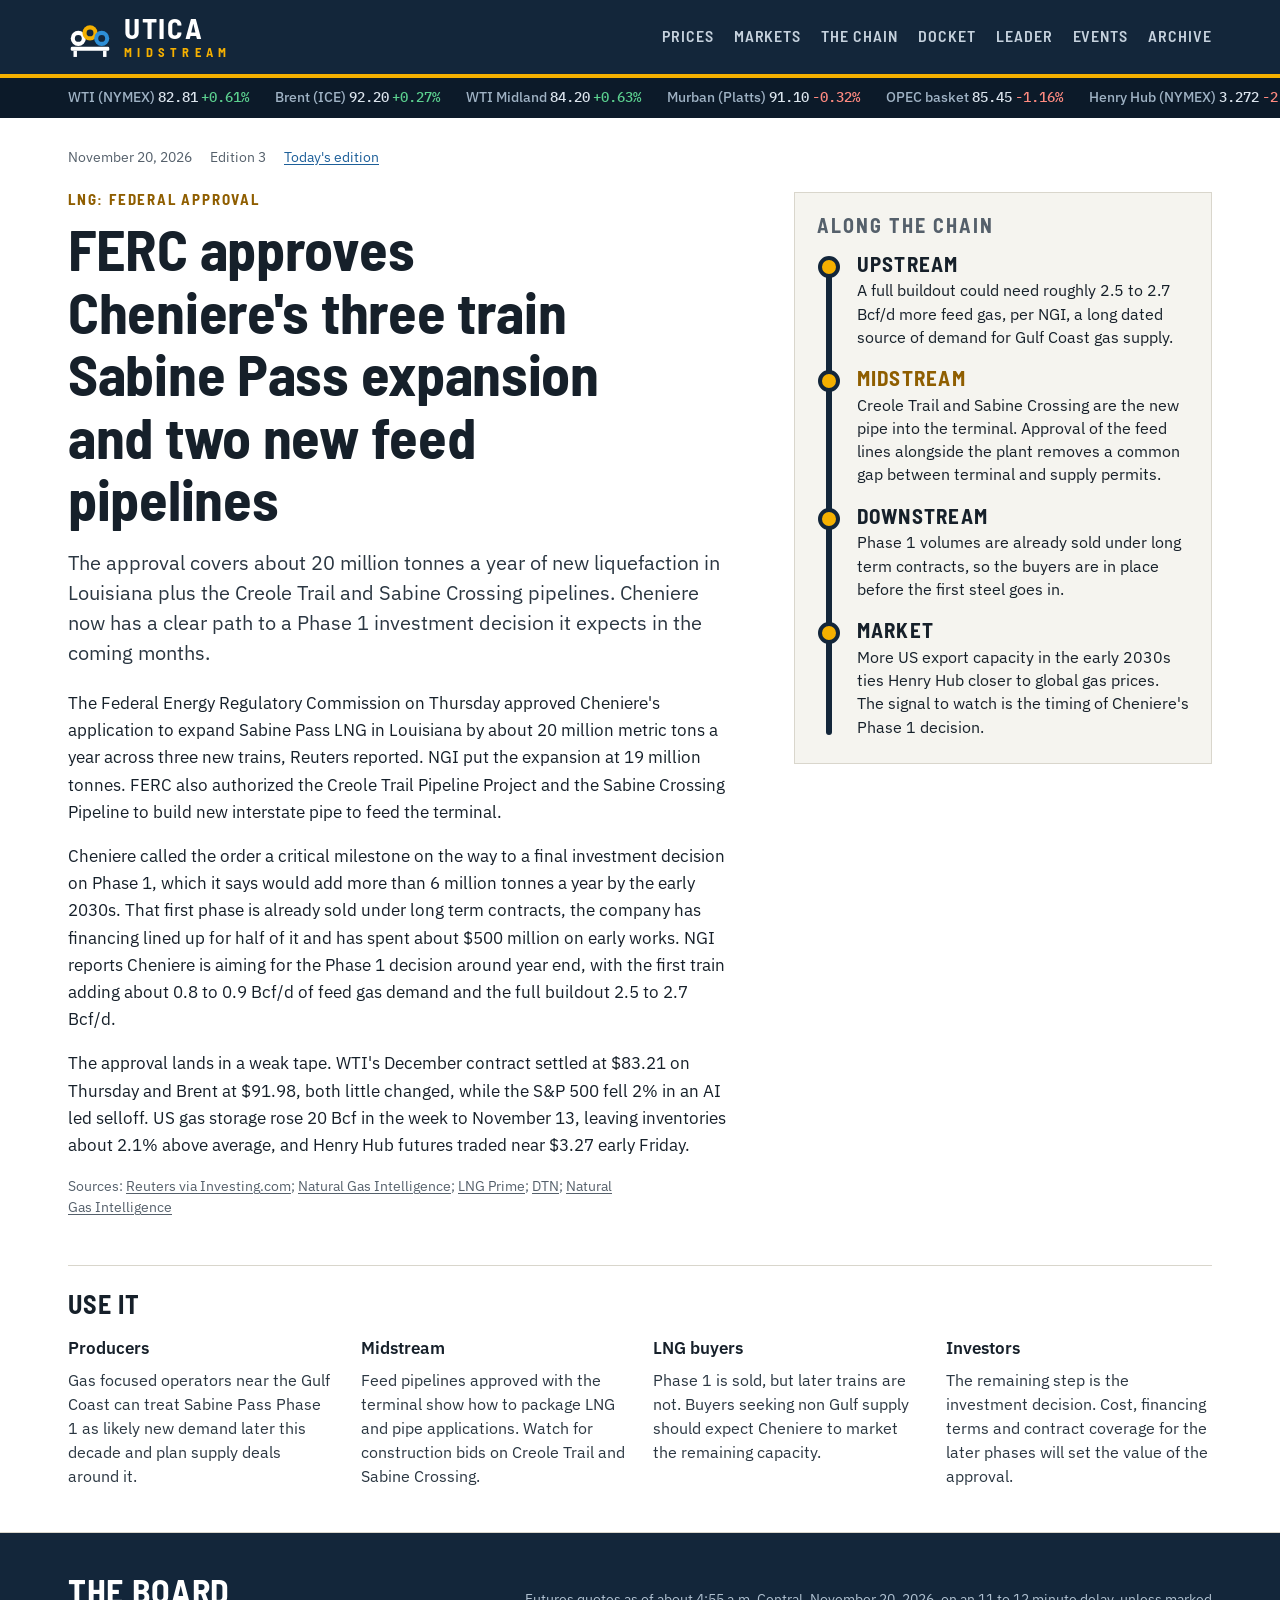
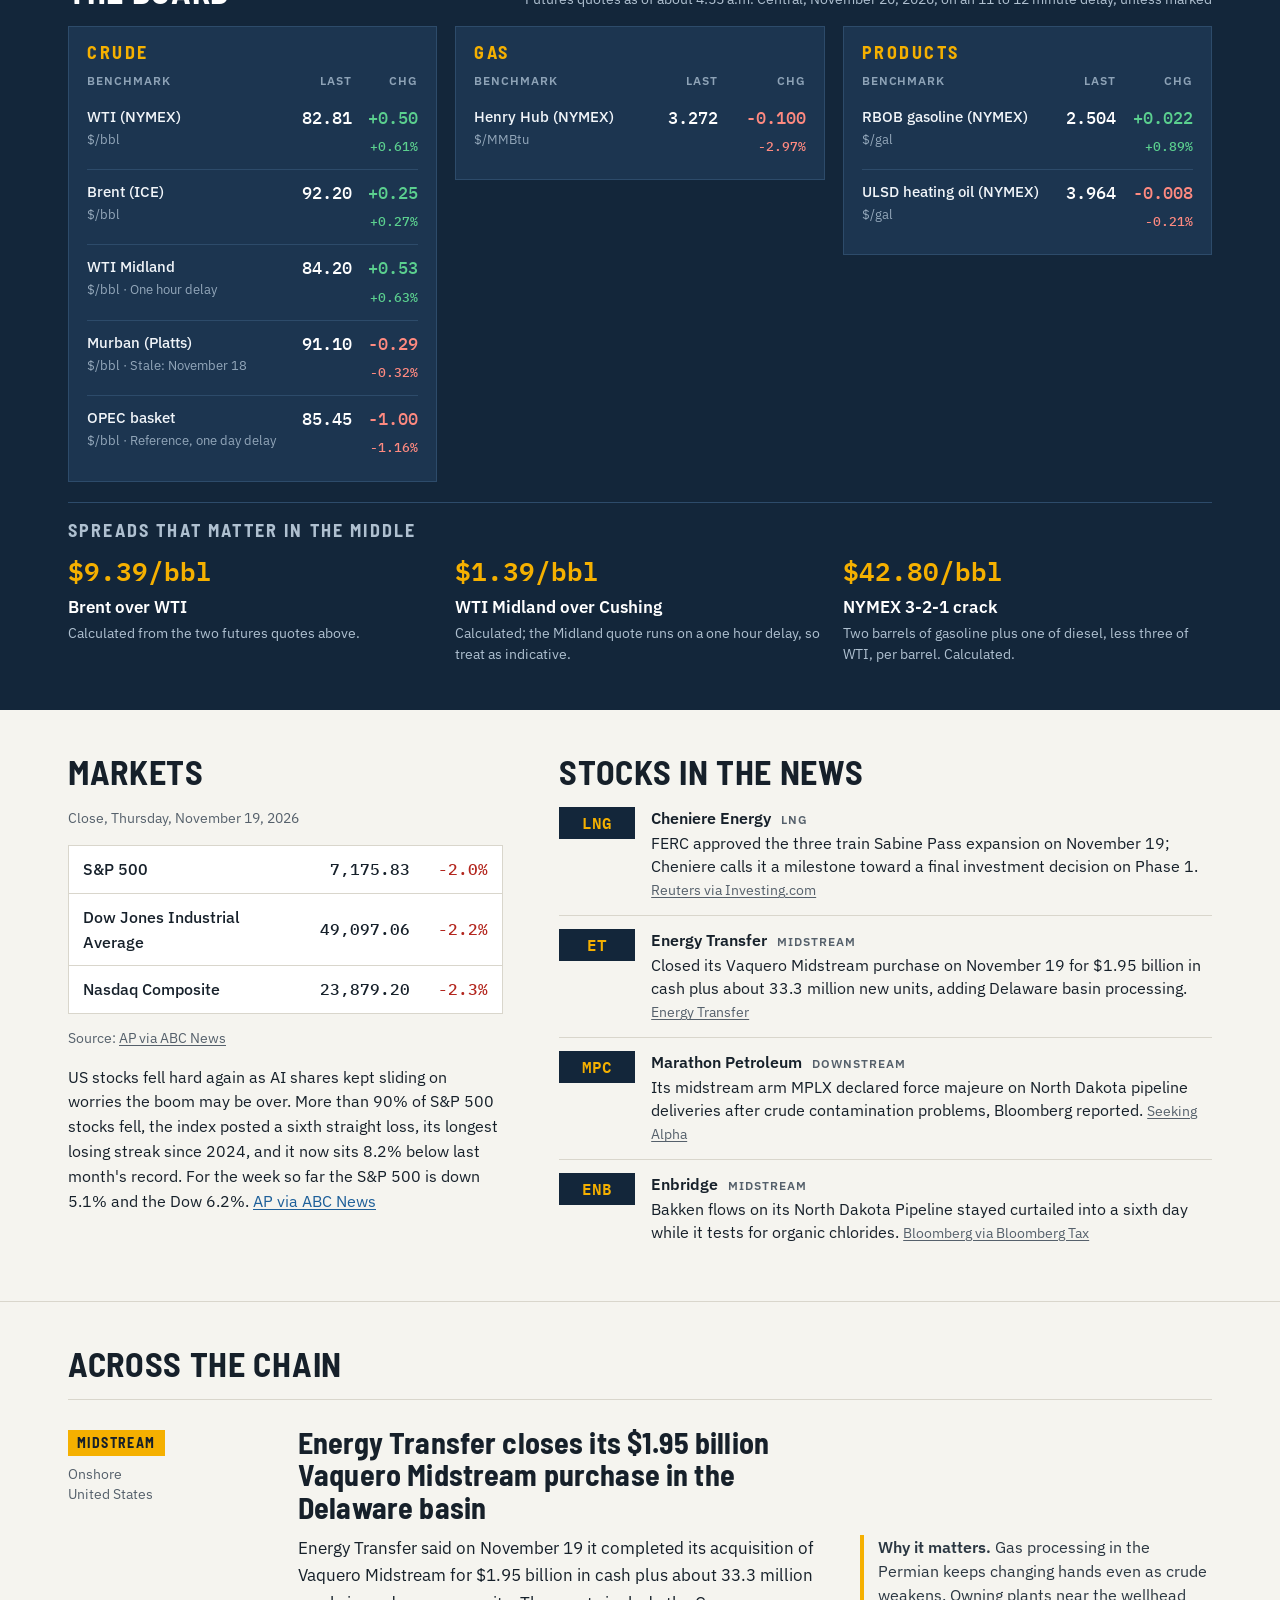
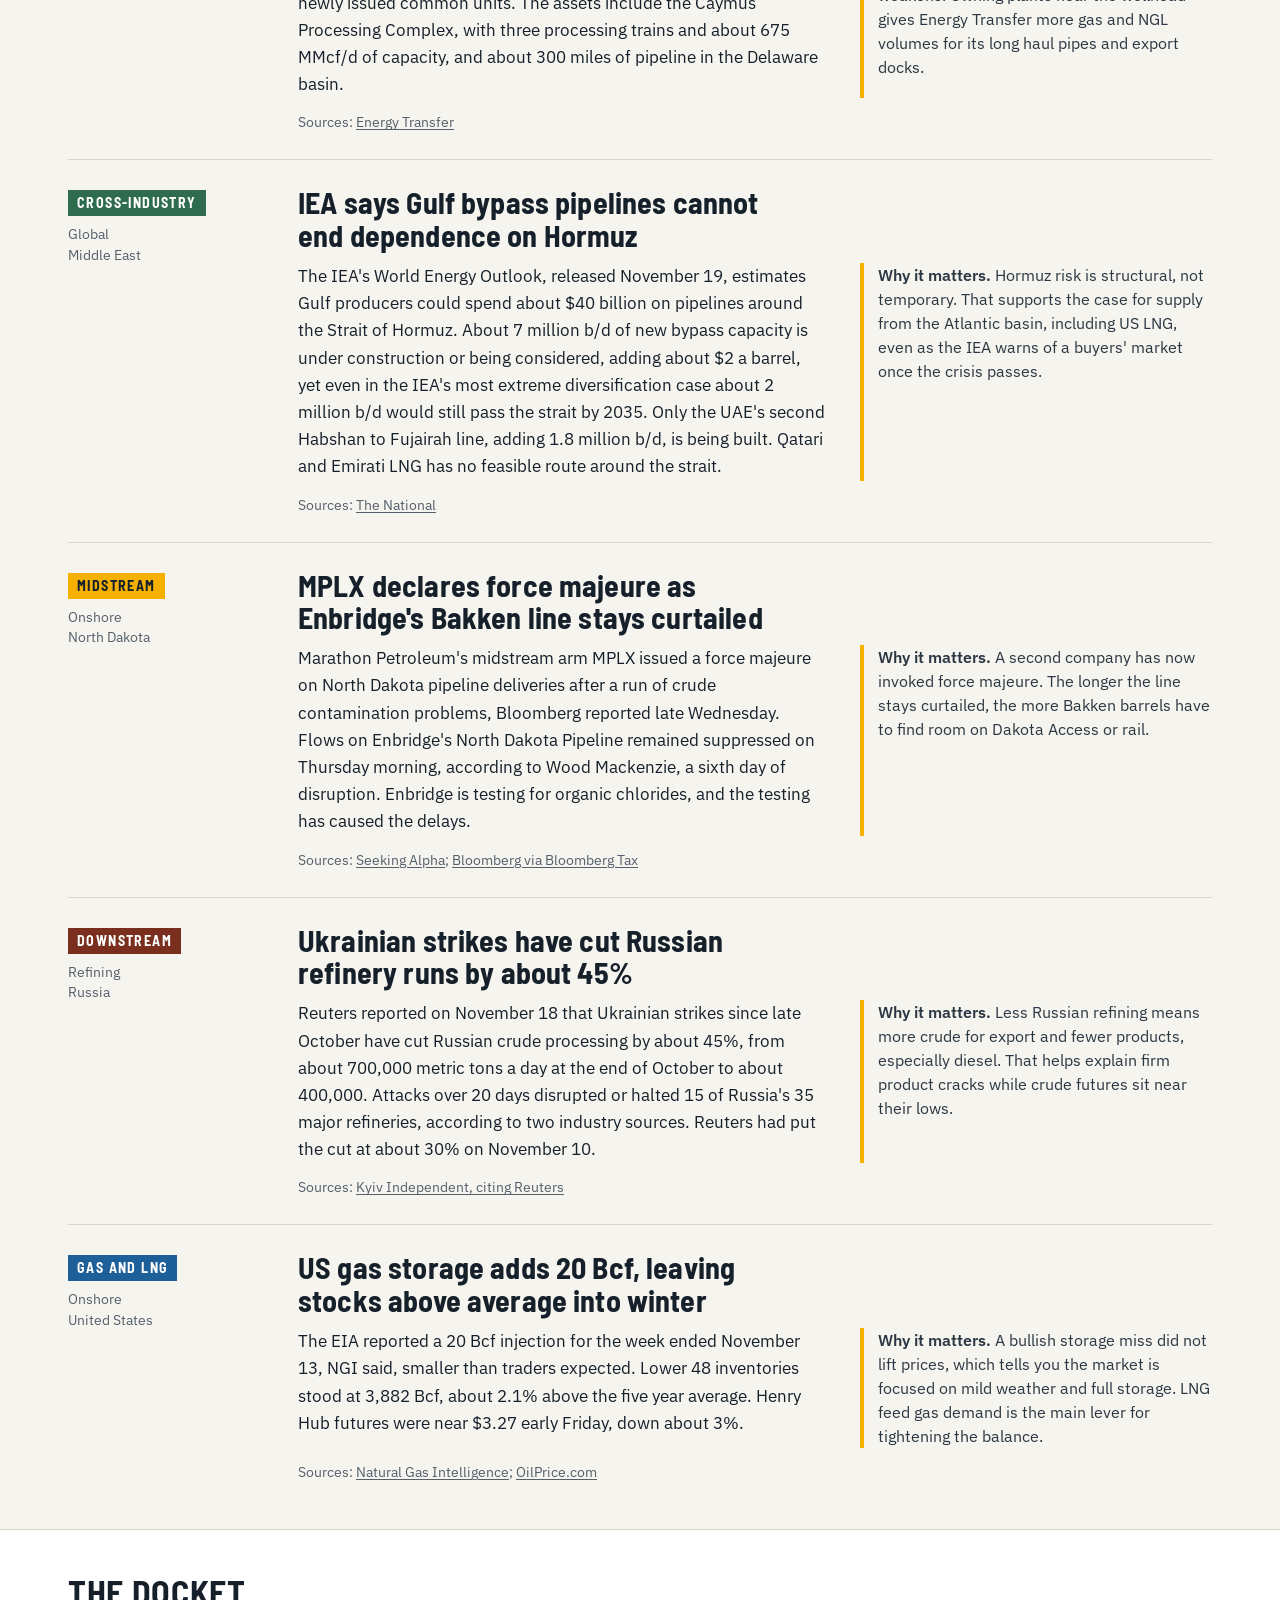
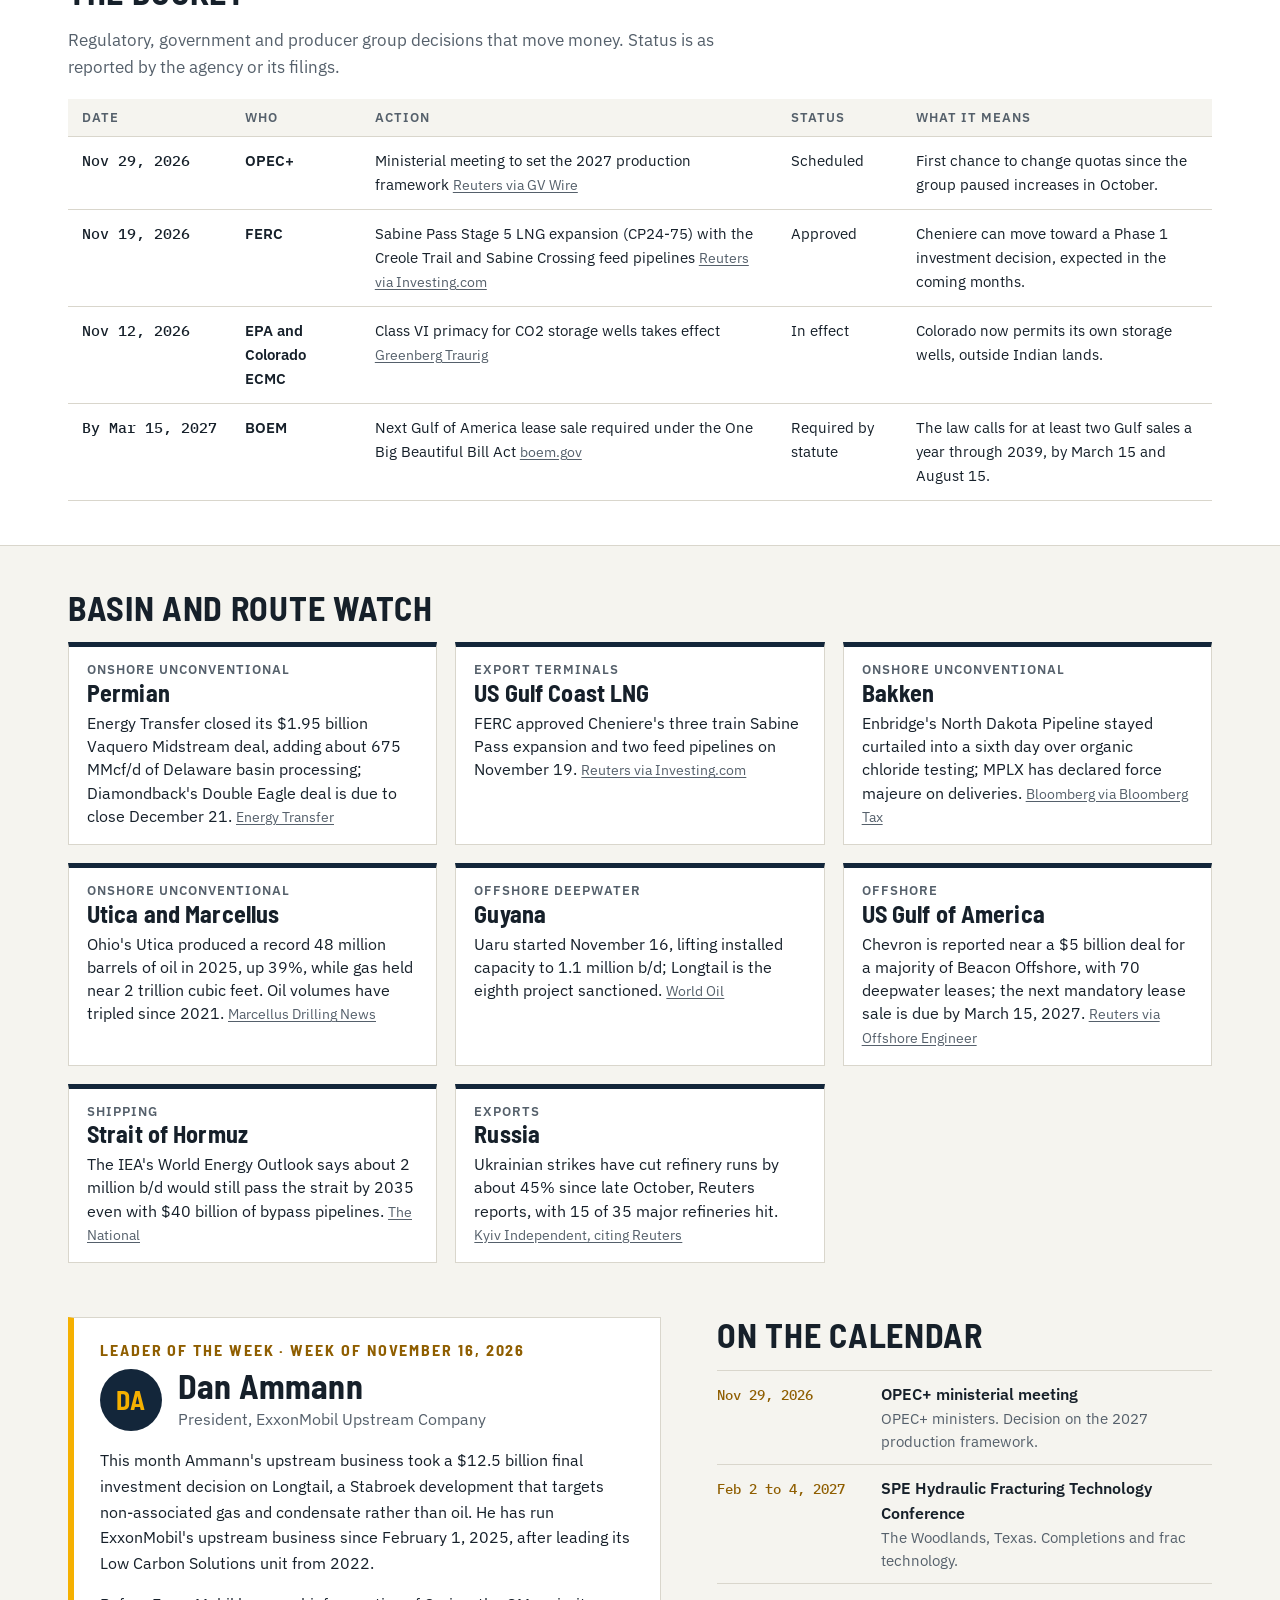
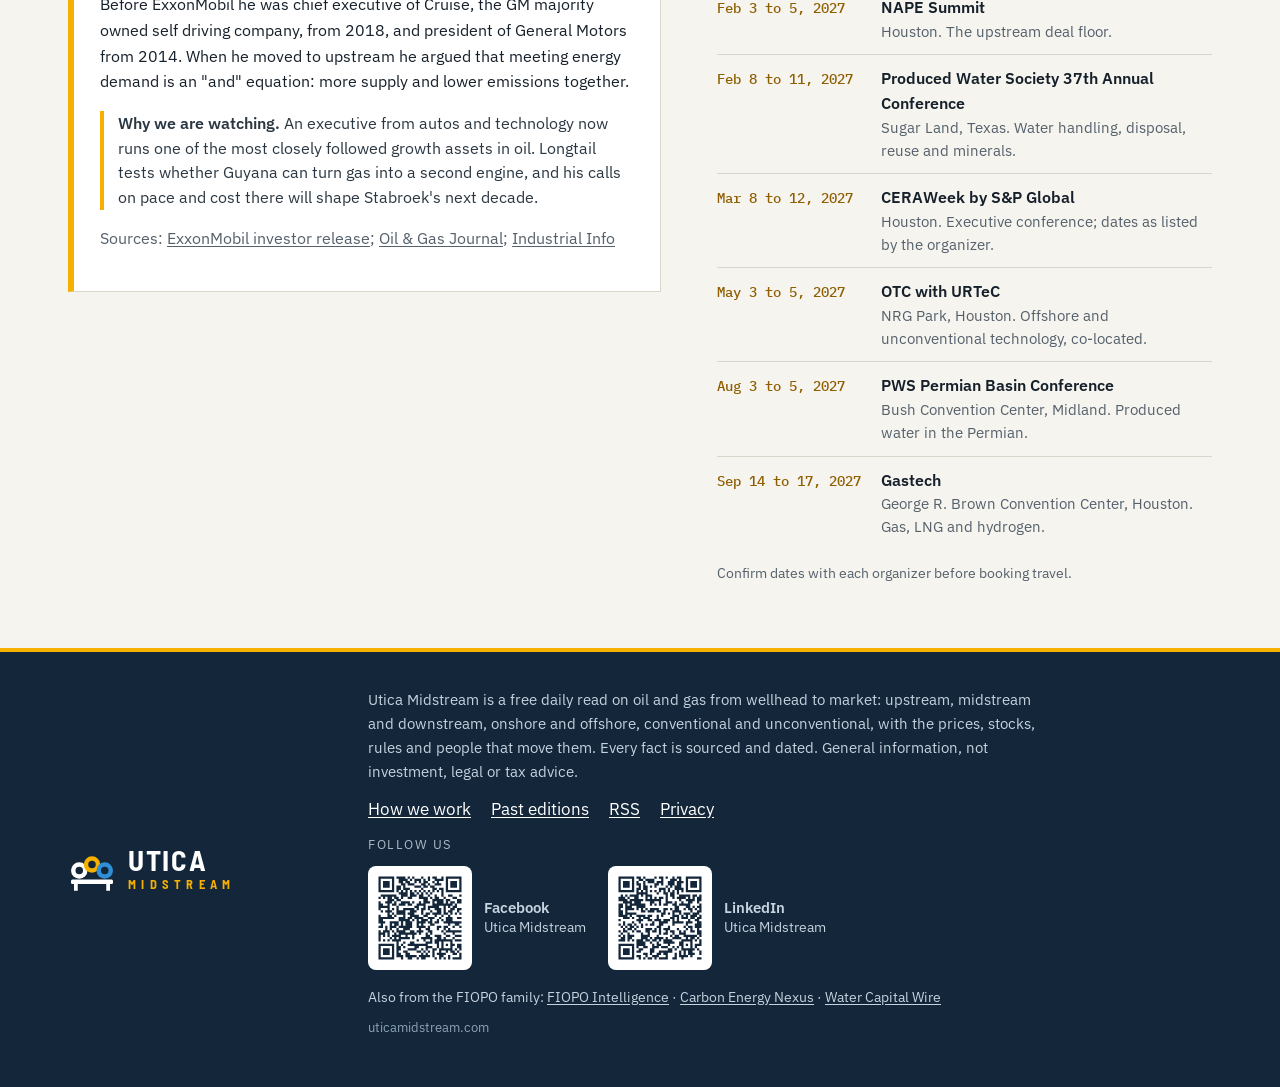
<file: archive/2026-11-20.html>
<!DOCTYPE html>
<html lang="en">
<head>
<meta charset="utf-8">
<meta name="viewport" content="width=device-width, initial-scale=1">
<meta http-equiv="Content-Security-Policy" content="default-src 'self'; script-src 'self'; style-src 'self' 'unsafe-inline'; img-src 'self' data:; font-src 'self'; connect-src 'self'; object-src 'none'; base-uri 'self'; form-action 'self'; upgrade-insecure-requests">
<meta name="referrer" content="strict-origin-when-cross-origin">
<title>FERC approves Cheniere&#39;s three train Sabine Pass expansion and two new feed pipelines | Utica Midstream</title>
<meta name="description" content="FERC approved Cheniere&#39;s three train Sabine Pass LNG expansion in Louisiana on Thursday, about 20 million tonnes a year of new capacity, plus the Creole Trail and Sabine Crossing feed pipelines.">
<meta name="robots" content="index, follow, max-image-preview:large">
<link rel="canonical" href="https://uticamidstream.com/archive/2026-11-20.html">
<meta name="google-site-verification" content="088mT8MW7YSvouSN46BnCaNXU6O1GncsoiYr1Zxl6-Y">

<meta name="theme-color" content="#13263A">
<meta property="og:type" content="article">
<meta property="og:site_name" content="Utica Midstream">
<meta property="og:title" content="FERC approves Cheniere&#39;s three train Sabine Pass expansion and two new feed pipelines">
<meta property="og:description" content="FERC approved Cheniere&#39;s three train Sabine Pass LNG expansion in Louisiana on Thursday, about 20 million tonnes a year of new capacity, plus the Creole Trail and Sabine Crossing feed pipelines.">
<meta property="og:url" content="https://uticamidstream.com/archive/2026-11-20.html">
<meta property="og:image" content="https://uticamidstream.com/social/2026-11-20.png">
<meta property="og:image:width" content="1080"><meta property="og:image:height" content="1350">
<meta property="article:published_time" content="2026-11-20T04:48:00-06:00">
<meta name="twitter:card" content="summary_large_image">
<meta name="twitter:title" content="FERC approves Cheniere&#39;s three train Sabine Pass expansion and two new feed pipelines">
<meta name="twitter:description" content="FERC approved Cheniere&#39;s three train Sabine Pass LNG expansion in Louisiana on Thursday, about 20 million tonnes a year of new capacity, plus the Creole Trail and Sabine Crossing feed pipelines.">
<meta name="twitter:image" content="https://uticamidstream.com/social/2026-11-20.png">
<link rel="icon" type="image/svg+xml" href="../brand/um-icon.svg">
<link rel="apple-touch-icon" href="../brand/um-icon-180.png">
<link rel="alternate" type="application/rss+xml" title="Utica Midstream" href="../feed.xml">
<link rel="preload" href="../assets/fonts/barlow-semi-condensed-latin-700-normal.woff2" as="font" type="font/woff2" crossorigin>
<link rel="stylesheet" href="../assets/style.css?v=01a7a954">

<script type="application/ld+json">{"@context": "https://schema.org", "@graph": [{"@type": "NewsMediaOrganization", "@id": "https://uticamidstream.com/#org", "name": "Utica Midstream", "url": "https://uticamidstream.com/", "logo": {"@type": "ImageObject", "url": "https://uticamidstream.com/brand/um-icon-512.png", "width": 512, "height": 512}, "description": "A free daily read on oil and gas from wellhead to market: prices, stocks, pipelines, policy, projects and people, with every fact sourced and dated.", "sameAs": ["https://www.facebook.com/profile.php?id=61596931970525", "https://www.linkedin.com/company/uticamidstream/"]}, {"@type": "NewsArticle", "@id": "https://uticamidstream.com/archive/2026-11-20.html#article", "headline": "FERC approves Cheniere's three train Sabine Pass expansion and two new feed pipelines", "description": "FERC approved Cheniere's three train Sabine Pass LNG expansion in Louisiana on Thursday, about 20 million tonnes a year of new capacity, plus the Creole Trail and Sabine Crossing feed pipelines.", "url": "https://uticamidstream.com/archive/2026-11-20.html", "mainEntityOfPage": "https://uticamidstream.com/archive/2026-11-20.html", "image": ["https://uticamidstream.com/social/2026-11-20.png"], "datePublished": "2026-11-20T04:48:00-06:00", "dateModified": "2026-11-20T04:48:00-06:00", "inLanguage": "en-US", "isAccessibleForFree": true, "articleSection": ["LNG: federal approval", "Midstream", "Cross-industry", "Midstream", "Downstream", "Gas and LNG"], "author": {"@id": "https://uticamidstream.com/#org"}, "publisher": {"@id": "https://uticamidstream.com/#org"}}, {"@type": "Person", "name": "Dan Ammann", "jobTitle": "President, ExxonMobil Upstream Company"}]}</script>
</head>
<body>
<a class="skip" href="#main">Skip to content</a>
<header class="top">
 <div class="wrap">
  <a class="brand" href="../" aria-label="Utica Midstream home"><img src="../brand/um-mark-white.svg" alt="" width="44" height="44"><span class="wm"><span class="w1">UTICA</span><span class="w2">MIDSTREAM</span></span></a>
  <nav class="main" aria-label="Main">
   <a href="../#prices">Prices</a>
   <a href="../#markets">Markets</a>
   <a href="../#chain">The chain</a>
   <a href="../#docket">Docket</a>
   <a href="../#leader">Leader</a>
   <a href="../#events">Events</a>
   <a href="../archive/">Archive</a>
  </nav>
 </div>
</header>
<div class="tape" id="prices-tape" aria-label="Price tape">
 <div class="wrap tape-in"><span class="tk"><b>WTI (NYMEX)</b> <span class="num">82.81</span> <span class="num up">+0.61%</span></span><span class="tk"><b>Brent (ICE)</b> <span class="num">92.20</span> <span class="num up">+0.27%</span></span><span class="tk"><b>WTI Midland</b> <span class="num">84.20</span> <span class="num up">+0.63%</span></span><span class="tk"><b>Murban (Platts)</b> <span class="num">91.10</span> <span class="num dn">-0.32%</span></span><span class="tk"><b>OPEC basket</b> <span class="num">85.45</span> <span class="num dn">-1.16%</span></span><span class="tk"><b>Henry Hub (NYMEX)</b> <span class="num">3.272</span> <span class="num dn">-2.97%</span></span><span class="tk"><b>RBOB gasoline (NYMEX)</b> <span class="num">2.504</span> <span class="num up">+0.89%</span></span><span class="tk"><b>ULSD heating oil (NYMEX)</b> <span class="num">3.964</span> <span class="num dn">-0.21%</span></span></div>
</div>
<main id="main">
<section class="lead">
 <div class="wrap">
  <p class="dateline">November 20, 2026<span>Edition 3</span><a href="../">Today's edition</a></p>
  <div class="lead-grid">
   <article class="lead-story">
    <p class="kick">LNG: federal approval</p>
    <h1>FERC approves Cheniere&#39;s three train Sabine Pass expansion and two new feed pipelines</h1>
    <p class="dek">The approval covers about 20 million tonnes a year of new liquefaction in Louisiana plus the Creole Trail and Sabine Crossing pipelines. Cheniere now has a clear path to a Phase 1 investment decision it expects in the coming months.</p>
    <p>The Federal Energy Regulatory Commission on Thursday approved Cheniere&#39;s application to expand Sabine Pass LNG in Louisiana by about 20 million metric tons a year across three new trains, Reuters reported. NGI put the expansion at 19 million tonnes. FERC also authorized the Creole Trail Pipeline Project and the Sabine Crossing Pipeline to build new interstate pipe to feed the terminal.</p><p>Cheniere called the order a critical milestone on the way to a final investment decision on Phase 1, which it says would add more than 6 million tonnes a year by the early 2030s. That first phase is already sold under long term contracts, the company has financing lined up for half of it and has spent about $500 million on early works. NGI reports Cheniere is aiming for the Phase 1 decision around year end, with the first train adding about 0.8 to 0.9 Bcf/d of feed gas demand and the full buildout 2.5 to 2.7 Bcf/d.</p><p>The approval lands in a weak tape. WTI&#39;s December contract settled at $83.21 on Thursday and Brent at $91.98, both little changed, while the S&amp;P 500 fell 2% in an AI led selloff. US gas storage rose 20 Bcf in the week to November 13, leaving inventories about 2.1% above average, and Henry Hub futures traded near $3.27 early Friday.</p>
    <p class="src">Sources: <a href="https://investing.com/news/stock-market-news/federal-regulators-approve-chenieres-sabine-pass-expansion-project-5039760" rel="noopener">Reuters via Investing.com</a>; <a href="https://www.naturalgasintel.com/news/ferc-approves-19-mty-sabine-pass-lng-expansion-2-pipeline-projects/" rel="noopener">Natural Gas Intelligence</a>; <a href="https://lngprime.com/americas/chenieres-sabine-pass-lng-expansion-project-gets-ok-from-ferc/200353/" rel="noopener">LNG Prime</a>; <a href="https://www.dtnpf.com/agriculture/web/ag/news/world-policy/article/2026/11/19/wti-stuck-beneath-85-glut-fears" rel="noopener">DTN</a>; <a href="https://naturalgasintel.com/news/bullish-storage-miss-fails-to-impress-natural-gas-futures-traders/" rel="noopener">Natural Gas Intelligence</a></p>
   </article>
   <aside class="flowline" aria-label="How this story moves along the value chain">
    <h2>Along the chain</h2>
    <ol>
     
     <li class="st st-upstream on"><span class="node" aria-hidden="true"></span><h3>Upstream</h3><p>A full buildout could need roughly 2.5 to 2.7 Bcf/d more feed gas, per NGI, a long dated source of demand for Gulf Coast gas supply.</p></li>
     
     <li class="st st-midstream on"><span class="node" aria-hidden="true"></span><h3>Midstream</h3><p>Creole Trail and Sabine Crossing are the new pipe into the terminal. Approval of the feed lines alongside the plant removes a common gap between terminal and supply permits.</p></li>
     
     <li class="st st-downstream on"><span class="node" aria-hidden="true"></span><h3>Downstream</h3><p>Phase 1 volumes are already sold under long term contracts, so the buyers are in place before the first steel goes in.</p></li>
     
     <li class="st st-market on"><span class="node" aria-hidden="true"></span><h3>Market</h3><p>More US export capacity in the early 2030s ties Henry Hub closer to global gas prices. The signal to watch is the timing of Cheniere&#39;s Phase 1 decision.</p></li>
     
    </ol>
   </aside>
  </div>
  <div class="use">
   <h2>Use it</h2>
   <dl><div><dt>Producers</dt><dd>Gas focused operators near the Gulf Coast can treat Sabine Pass Phase 1 as likely new demand later this decade and plan supply deals around it.</dd></div><div><dt>Midstream</dt><dd>Feed pipelines approved with the terminal show how to package LNG and pipe applications. Watch for construction bids on Creole Trail and Sabine Crossing.</dd></div><div><dt>LNG buyers</dt><dd>Phase 1 is sold, but later trains are not. Buyers seeking non Gulf supply should expect Cheniere to market the remaining capacity.</dd></div><div><dt>Investors</dt><dd>The remaining step is the investment decision. Cost, financing terms and contract coverage for the later phases will set the value of the approval.</dd></div></dl>
  </div>
 </div>
</section>

<section class="board" id="prices" aria-label="Commodity prices">
 <div class="wrap">
  <div class="board-head"><h2 class="sh">The board</h2><p class="asof">Futures quotes as of about 4:55 a.m. Central, November 20, 2026, on an 11 to 12 minute delay, unless marked</p></div>
  <div class="board-grid">
   
   <div class="panel">
    <h3>Crude</h3>
    <table>
     <thead><tr><th scope="col">Benchmark</th><th scope="col" class="r">Last</th><th scope="col" class="r">Chg</th></tr></thead>
     <tbody><tr><th scope="row"><a href="https://oilprice.com/oil-price-charts/" rel="noopener">WTI (NYMEX)</a><span class="unit">$/bbl</span></th><td class="r num">82.81</td><td class="r num up">+0.50<br><span class="pc">+0.61%</span></td></tr><tr><th scope="row"><a href="https://oilprice.com/oil-price-charts/" rel="noopener">Brent (ICE)</a><span class="unit">$/bbl</span></th><td class="r num">92.20</td><td class="r num up">+0.25<br><span class="pc">+0.27%</span></td></tr><tr><th scope="row"><a href="https://oilprice.com/oil-price-charts/" rel="noopener">WTI Midland</a><span class="unit">$/bbl · One hour delay</span></th><td class="r num">84.20</td><td class="r num up">+0.53<br><span class="pc">+0.63%</span></td></tr><tr><th scope="row"><a href="https://oilprice.com/oil-price-charts/" rel="noopener">Murban (Platts)</a><span class="unit">$/bbl · Stale: November 18</span></th><td class="r num">91.10</td><td class="r num dn">-0.29<br><span class="pc">-0.32%</span></td></tr><tr><th scope="row"><a href="https://oilprice.com/oil-price-charts/" rel="noopener">OPEC basket</a><span class="unit">$/bbl · Reference, one day delay</span></th><td class="r num">85.45</td><td class="r num dn">-1.00<br><span class="pc">-1.16%</span></td></tr></tbody>
    </table>
   </div>
   
   <div class="panel">
    <h3>Gas</h3>
    <table>
     <thead><tr><th scope="col">Benchmark</th><th scope="col" class="r">Last</th><th scope="col" class="r">Chg</th></tr></thead>
     <tbody><tr><th scope="row"><a href="https://oilprice.com/oil-price-charts/" rel="noopener">Henry Hub (NYMEX)</a><span class="unit">$/MMBtu</span></th><td class="r num">3.272</td><td class="r num dn">-0.100<br><span class="pc">-2.97%</span></td></tr></tbody>
    </table>
   </div>
   
   <div class="panel">
    <h3>Products</h3>
    <table>
     <thead><tr><th scope="col">Benchmark</th><th scope="col" class="r">Last</th><th scope="col" class="r">Chg</th></tr></thead>
     <tbody><tr><th scope="row"><a href="https://oilprice.com/oil-price-charts/" rel="noopener">RBOB gasoline (NYMEX)</a><span class="unit">$/gal</span></th><td class="r num">2.504</td><td class="r num up">+0.022<br><span class="pc">+0.89%</span></td></tr><tr><th scope="row"><a href="https://oilprice.com/oil-price-charts/" rel="noopener">ULSD heating oil (NYMEX)</a><span class="unit">$/gal</span></th><td class="r num">3.964</td><td class="r num dn">-0.008<br><span class="pc">-0.21%</span></td></tr></tbody>
    </table>
   </div>
   
  </div>
  <div class="spreads">
   <h3>Spreads that matter in the middle</h3>
   <ul><li><span class="num">$9.39/bbl</span><b>Brent over WTI</b><span>Calculated from the two futures quotes above.</span></li><li><span class="num">$1.39/bbl</span><b>WTI Midland over Cushing</b><span>Calculated; the Midland quote runs on a one hour delay, so treat as indicative.</span></li><li><span class="num">$42.80/bbl</span><b>NYMEX 3-2-1 crack</b><span>Two barrels of gasoline plus one of diesel, less three of WTI, per barrel. Calculated.</span></li></ul>
  </div>
 </div>
</section>

<section class="markets" id="markets" aria-label="Markets and stocks">
 <div class="wrap mk-grid">
  <div>
   <h2 class="sh">Markets</h2>
   <p class="asof">Close, Thursday, November 19, 2026</p>
   <table class="idx">
    <tbody><tr><th scope="row">S&amp;P 500</th><td class="r num">7,175.83</td><td class="r num dn">-2.0%</td></tr><tr><th scope="row">Dow Jones Industrial Average</th><td class="r num">49,097.06</td><td class="r num dn">-2.2%</td></tr><tr><th scope="row">Nasdaq Composite</th><td class="r num">23,879.20</td><td class="r num dn">-2.3%</td></tr></tbody>
   </table>
   <p class="src">Source: <a href="https://abcnews.com/Business/wireStory/major-us-stock-indexes-fared-thursday-11192026-138303454" rel="noopener">AP via ABC News</a></p>
   <p class="read">US stocks fell hard again as AI shares kept sliding on worries the boom may be over. More than 90% of S&amp;P 500 stocks fell, the index posted a sixth straight loss, its longest losing streak since 2024, and it now sits 8.2% below last month&#39;s record. For the week so far the S&amp;P 500 is down 5.1% and the Dow 6.2%. <a href="https://abcnews.com/Business/wireStory/major-us-stock-indexes-fared-thursday-11192026-138303454" rel="noopener">AP via ABC News</a></p>
  </div>
  <div>
   <h2 class="sh">Stocks in the news</h2>
   <ul class="stocks"><li><span class="tick">LNG</span><div><p class="sn"><b>Cheniere Energy</b> <span class="seg">LNG</span></p><p>FERC approved the three train Sabine Pass expansion on November 19; Cheniere calls it a milestone toward a final investment decision on Phase 1. <a href="https://investing.com/news/stock-market-news/federal-regulators-approve-chenieres-sabine-pass-expansion-project-5039760" rel="noopener">Reuters via Investing.com</a></p></div></li><li><span class="tick">ET</span><div><p class="sn"><b>Energy Transfer</b> <span class="seg">Midstream</span></p><p>Closed its Vaquero Midstream purchase on November 19 for $1.95 billion in cash plus about 33.3 million new units, adding Delaware basin processing. <a href="https://ir.energytransfer.com/news-releases/news-release-details/energy-transfer-completes-acquisition-vaquero-midstream" rel="noopener">Energy Transfer</a></p></div></li><li><span class="tick">MPC</span><div><p class="sn"><b>Marathon Petroleum</b> <span class="seg">Downstream</span></p><p>Its midstream arm MPLX declared force majeure on North Dakota pipeline deliveries after crude contamination problems, Bloomberg reported. <a href="https://seekingalpha.com/news/4674737-marathon-petroleum-declares-force-majeure-on-north-dakota-oil-deliveries" rel="noopener">Seeking Alpha</a></p></div></li><li><span class="tick">ENB</span><div><p class="sn"><b>Enbridge</b> <span class="seg">Midstream</span></p><p>Bakken flows on its North Dakota Pipeline stayed curtailed into a sixth day while it tests for organic chlorides. <a href="https://news.bloombergtax.com/international-trade/major-us-crude-oil-pipeline-disruption-stretches-into-sixth-day" rel="noopener">Bloomberg via Bloomberg Tax</a></p></div></li></ul>
  </div>
 </div>
</section>

<section class="chain" id="chain">
 <div class="wrap">
  <h2 class="sh">Across the chain</h2>
  
  <article class="brief" id="money">
   <div class="tags"><p class="seg seg-midstream">Midstream</p><p class="set"><span>Onshore</span><span>United States</span></p></div>
   <div>
    <h3>Energy Transfer closes its $1.95 billion Vaquero Midstream purchase in the Delaware basin</h3>
    <div class="brief-body"><p>Energy Transfer said on November 19 it completed its acquisition of Vaquero Midstream for $1.95 billion in cash plus about 33.3 million newly issued common units. The assets include the Caymus Processing Complex, with three processing trains and about 675 MMcf/d of capacity, and about 300 miles of pipeline in the Delaware basin.</p><p class="why"><b>Why it matters.</b> Gas processing in the Permian keeps changing hands even as crude weakens. Owning plants near the wellhead gives Energy Transfer more gas and NGL volumes for its long haul pipes and export docks.</p></div>
    <p class="src">Sources: <a href="https://ir.energytransfer.com/news-releases/news-release-details/energy-transfer-completes-acquisition-vaquero-midstream" rel="noopener">Energy Transfer</a></p>
   </div>
  </article>
  
  <article class="brief" id="world">
   <div class="tags"><p class="seg seg-cross-industry">Cross-industry</p><p class="set"><span>Global</span><span>Middle East</span></p></div>
   <div>
    <h3>IEA says Gulf bypass pipelines cannot end dependence on Hormuz</h3>
    <div class="brief-body"><p>The IEA&#39;s World Energy Outlook, released November 19, estimates Gulf producers could spend about $40 billion on pipelines around the Strait of Hormuz. About 7 million b/d of new bypass capacity is under construction or being considered, adding about $2 a barrel, yet even in the IEA&#39;s most extreme diversification case about 2 million b/d would still pass the strait by 2035. Only the UAE&#39;s second Habshan to Fujairah line, adding 1.8 million b/d, is being built. Qatari and Emirati LNG has no feasible route around the strait.</p><p class="why"><b>Why it matters.</b> Hormuz risk is structural, not temporary. That supports the case for supply from the Atlantic basin, including US LNG, even as the IEA warns of a buyers&#39; market once the crisis passes.</p></div>
    <p class="src">Sources: <a href="https://thenationalnews.com/business/energy/2026/11/19/iea-says-40bn-spent-on-pipelines-will-not-end-gulfs-hormuz-dependence" rel="noopener">The National</a></p>
   </div>
  </article>
  
  <article class="brief" id="bakken">
   <div class="tags"><p class="seg seg-midstream">Midstream</p><p class="set"><span>Onshore</span><span>North Dakota</span></p></div>
   <div>
    <h3>MPLX declares force majeure as Enbridge&#39;s Bakken line stays curtailed</h3>
    <div class="brief-body"><p>Marathon Petroleum&#39;s midstream arm MPLX issued a force majeure on North Dakota pipeline deliveries after a run of crude contamination problems, Bloomberg reported late Wednesday. Flows on Enbridge&#39;s North Dakota Pipeline remained suppressed on Thursday morning, according to Wood Mackenzie, a sixth day of disruption. Enbridge is testing for organic chlorides, and the testing has caused the delays.</p><p class="why"><b>Why it matters.</b> A second company has now invoked force majeure. The longer the line stays curtailed, the more Bakken barrels have to find room on Dakota Access or rail.</p></div>
    <p class="src">Sources: <a href="https://seekingalpha.com/news/4674737-marathon-petroleum-declares-force-majeure-on-north-dakota-oil-deliveries" rel="noopener">Seeking Alpha</a>; <a href="https://news.bloombergtax.com/international-trade/major-us-crude-oil-pipeline-disruption-stretches-into-sixth-day" rel="noopener">Bloomberg via Bloomberg Tax</a></p>
   </div>
  </article>
  
  <article class="brief" id="russia">
   <div class="tags"><p class="seg seg-downstream">Downstream</p><p class="set"><span>Refining</span><span>Russia</span></p></div>
   <div>
    <h3>Ukrainian strikes have cut Russian refinery runs by about 45%</h3>
    <div class="brief-body"><p>Reuters reported on November 18 that Ukrainian strikes since late October have cut Russian crude processing by about 45%, from about 700,000 metric tons a day at the end of October to about 400,000. Attacks over 20 days disrupted or halted 15 of Russia&#39;s 35 major refineries, according to two industry sources. Reuters had put the cut at about 30% on November 10.</p><p class="why"><b>Why it matters.</b> Less Russian refining means more crude for export and fewer products, especially diesel. That helps explain firm product cracks while crude futures sit near their lows.</p></div>
    <p class="src">Sources: <a href="https://kyivindependent.com/ukrainian-strikes-cut-russian-oil-refinery-processing-by-45-reuters-reports/" rel="noopener">Kyiv Independent, citing Reuters</a></p>
   </div>
  </article>
  
  <article class="brief" id="gas">
   <div class="tags"><p class="seg seg-gas-lng">Gas and LNG</p><p class="set"><span>Onshore</span><span>United States</span></p></div>
   <div>
    <h3>US gas storage adds 20 Bcf, leaving stocks above average into winter</h3>
    <div class="brief-body"><p>The EIA reported a 20 Bcf injection for the week ended November 13, NGI said, smaller than traders expected. Lower 48 inventories stood at 3,882 Bcf, about 2.1% above the five year average. Henry Hub futures were near $3.27 early Friday, down about 3%.</p><p class="why"><b>Why it matters.</b> A bullish storage miss did not lift prices, which tells you the market is focused on mild weather and full storage. LNG feed gas demand is the main lever for tightening the balance.</p></div>
    <p class="src">Sources: <a href="https://naturalgasintel.com/news/bullish-storage-miss-fails-to-impress-natural-gas-futures-traders/" rel="noopener">Natural Gas Intelligence</a>; <a href="https://oilprice.com/oil-price-charts/" rel="noopener">OilPrice.com</a></p>
   </div>
  </article>
  
 </div>
</section>

<section class="docket" id="docket">
 <div class="wrap">
  <h2 class="sh">The docket</h2>
  <p class="intro">Regulatory, government and producer group decisions that move money. Status is as reported by the agency or its filings.</p>
  <div class="dk-wrap"><table>
   <thead><tr><th scope="col">Date</th><th scope="col">Who</th><th scope="col">Action</th><th scope="col">Status</th><th scope="col">What it means</th></tr></thead>
   <tbody><tr><td class="num nowrap" data-l="Date">Nov 29, 2026</td><td data-l="Who"><b>OPEC+</b></td><td data-l="Action">Ministerial meeting to set the 2027 production framework <a href="https://gvwire.com/2026/11/01/opec-keeps-december-oil-output-targets-steady-ahead-of-tougher-call-for-2027/" rel="noopener">Reuters via GV Wire</a></td><td data-l="Status">Scheduled</td><td data-l="What it means">First chance to change quotas since the group paused increases in October.</td></tr><tr><td class="num nowrap" data-l="Date">Nov 19, 2026</td><td data-l="Who"><b>FERC</b></td><td data-l="Action">Sabine Pass Stage 5 LNG expansion (CP24-75) with the Creole Trail and Sabine Crossing feed pipelines <a href="https://investing.com/news/stock-market-news/federal-regulators-approve-chenieres-sabine-pass-expansion-project-5039760" rel="noopener">Reuters via Investing.com</a></td><td data-l="Status">Approved</td><td data-l="What it means">Cheniere can move toward a Phase 1 investment decision, expected in the coming months.</td></tr><tr><td class="num nowrap" data-l="Date">Nov 12, 2026</td><td data-l="Who"><b>EPA and Colorado ECMC</b></td><td data-l="Action">Class VI primacy for CO2 storage wells takes effect <a href="https://www.gtlaw.com/ar/insights/2026/10/epa-grants-colorado-class-vi-primacy-for-carbon-storage-wells" rel="noopener">Greenberg Traurig</a></td><td data-l="Status">In effect</td><td data-l="What it means">Colorado now permits its own storage wells, outside Indian lands.</td></tr><tr><td class="num nowrap" data-l="Date">By Mar 15, 2027</td><td data-l="Who"><b>BOEM</b></td><td data-l="Action">Next Gulf of America lease sale required under the One Big Beautiful Bill Act <a href="https://www.boem.gov/oil-gas-energy/leasing/proposed-nos-bbg-3" rel="noopener">boem.gov</a></td><td data-l="Status">Required by statute</td><td data-l="What it means">The law calls for at least two Gulf sales a year through 2039, by March 15 and August 15.</td></tr></tbody>
  </table></div>
 </div>
</section>

<section class="basins">
 <div class="wrap">
  <h2 class="sh">Basin and route watch</h2>
  <div class="bgrid"><div class="bas"><p class="set">Onshore unconventional</p><h3>Permian</h3><p>Energy Transfer closed its $1.95 billion Vaquero Midstream deal, adding about 675 MMcf/d of Delaware basin processing; Diamondback&#39;s Double Eagle deal is due to close December 21. <a href="https://ir.energytransfer.com/news-releases/news-release-details/energy-transfer-completes-acquisition-vaquero-midstream" rel="noopener">Energy Transfer</a></p></div><div class="bas"><p class="set">Export terminals</p><h3>US Gulf Coast LNG</h3><p>FERC approved Cheniere&#39;s three train Sabine Pass expansion and two feed pipelines on November 19. <a href="https://investing.com/news/stock-market-news/federal-regulators-approve-chenieres-sabine-pass-expansion-project-5039760" rel="noopener">Reuters via Investing.com</a></p></div><div class="bas"><p class="set">Onshore unconventional</p><h3>Bakken</h3><p>Enbridge&#39;s North Dakota Pipeline stayed curtailed into a sixth day over organic chloride testing; MPLX has declared force majeure on deliveries. <a href="https://news.bloombergtax.com/international-trade/major-us-crude-oil-pipeline-disruption-stretches-into-sixth-day" rel="noopener">Bloomberg via Bloomberg Tax</a></p></div><div class="bas"><p class="set">Onshore unconventional</p><h3>Utica and Marcellus</h3><p>Ohio&#39;s Utica produced a record 48 million barrels of oil in 2025, up 39%, while gas held near 2 trillion cubic feet. Oil volumes have tripled since 2021. <a href="https://marcellusdrilling.com/category/ohio/page/4/" rel="noopener">Marcellus Drilling News</a></p></div><div class="bas"><p class="set">Offshore deepwater</p><h3>Guyana</h3><p>Uaru started November 16, lifting installed capacity to 1.1 million b/d; Longtail is the eighth project sanctioned. <a href="https://www.worldoil.com/news/2026/11/16/exxonmobil-starts-uaru-production-lifting-guyana-capacity-to-1-1-mmbpd/" rel="noopener">World Oil</a></p></div><div class="bas"><p class="set">Offshore</p><h3>US Gulf of America</h3><p>Chevron is reported near a $5 billion deal for a majority of Beacon Offshore, with 70 deepwater leases; the next mandatory lease sale is due by March 15, 2027. <a href="https://www.oedigital.com/amp/news/544405-chevron-nears-5b-deal-to-buy-beacon-offshore" rel="noopener">Reuters via Offshore Engineer</a></p></div><div class="bas"><p class="set">Shipping</p><h3>Strait of Hormuz</h3><p>The IEA&#39;s World Energy Outlook says about 2 million b/d would still pass the strait by 2035 even with $40 billion of bypass pipelines. <a href="https://thenationalnews.com/business/energy/2026/11/19/iea-says-40bn-spent-on-pipelines-will-not-end-gulfs-hormuz-dependence" rel="noopener">The National</a></p></div><div class="bas"><p class="set">Exports</p><h3>Russia</h3><p>Ukrainian strikes have cut refinery runs by about 45% since late October, Reuters reports, with 15 of 35 major refineries hit. <a href="https://kyivindependent.com/ukrainian-strikes-cut-russian-oil-refinery-processing-by-45-reuters-reports/" rel="noopener">Kyiv Independent, citing Reuters</a></p></div></div>
 </div>
</section>

<section class="two">
 <div class="wrap two-grid">
  <div class="leader" id="leader">
   <p class="kick">Leader of the week · Week of November 16, 2026</p>
   <div class="lh"><span class="mono" aria-hidden="true">DA</span><div><h2>Dan Ammann</h2><p class="role">President, ExxonMobil Upstream Company</p></div></div>
   <p>This month Ammann&#39;s upstream business took a $12.5 billion final investment decision on Longtail, a Stabroek development that targets non-associated gas and condensate rather than oil. He has run ExxonMobil&#39;s upstream business since February 1, 2025, after leading its Low Carbon Solutions unit from 2022.</p>
   <p>Before ExxonMobil he was chief executive of Cruise, the GM majority owned self driving company, from 2018, and president of General Motors from 2014. When he moved to upstream he argued that meeting energy demand is an &#34;and&#34; equation: more supply and lower emissions together.</p>
   <p class="why"><b>Why we are watching.</b> An executive from autos and technology now runs one of the most closely followed growth assets in oil. Longtail tests whether Guyana can turn gas into a second engine, and his calls on pace and cost there will shape Stabroek&#39;s next decade.</p>
   <p class="src">Sources: <a href="https://investor.exxonmobil.com/company-information/press-releases/detail/1177/exxonmobil-announces-leadership-changes" rel="noopener">ExxonMobil investor release</a>; <a href="https://www.ogj.com/general-interest/personnel-moves-promotions/article/55247072/exxonmobil-makes-leadership-changes" rel="noopener">Oil &amp; Gas Journal</a>; <a href="https://www.industrialinfo.com/iirenergy/industry-news/article/exxon-makes-fid-on-longtail-development-in-guyana--364826" rel="noopener">Industrial Info</a></p>
  </div>
  <div class="events" id="events">
   <h2 class="sh">On the calendar</h2>
   <ul class="cal"><li><span class="when num">Nov 29, 2026</span><div><a href="https://gvwire.com/2026/11/01/opec-keeps-december-oil-output-targets-steady-ahead-of-tougher-call-for-2027/" rel="noopener"><b>OPEC+ ministerial meeting</b></a><span>OPEC+ ministers. Decision on the 2027 production framework.</span></div></li><li><span class="when num">Feb 2 to 4, 2027</span><div><a href="https://www.spe-events.org/hydraulicfracturing/about-the-conference" rel="noopener"><b>SPE Hydraulic Fracturing Technology Conference</b></a><span>The Woodlands, Texas. Completions and frac technology.</span></div></li><li><span class="when num">Feb 3 to 5, 2027</span><div><a href="https://napeexpo.com/summit/exhibit" rel="noopener"><b>NAPE Summit</b></a><span>Houston. The upstream deal floor.</span></div></li><li><span class="when num">Feb 8 to 11, 2027</span><div><a href="https://producedwatersociety.com/" rel="noopener"><b>Produced Water Society 37th Annual Conference</b></a><span>Sugar Land, Texas. Water handling, disposal, reuse and minerals.</span></div></li><li><span class="when num">Mar 8 to 12, 2027</span><div><a href="https://baxtel.com/events/ceraweek-2027" rel="noopener"><b>CERAWeek by S&amp;P Global</b></a><span>Houston. Executive conference; dates as listed by the organizer.</span></div></li><li><span class="when num">May 3 to 5, 2027</span><div><a href="https://otcnet.org/" rel="noopener"><b>OTC with URTeC</b></a><span>NRG Park, Houston. Offshore and unconventional technology, co-located.</span></div></li><li><span class="when num">Aug 3 to 5, 2027</span><div><a href="https://producedwatersociety.com/" rel="noopener"><b>PWS Permian Basin Conference</b></a><span>Bush Convention Center, Midland. Produced water in the Permian.</span></div></li><li><span class="when num">Sep 14 to 17, 2027</span><div><a href="https://chemxplore.com/events/2027-gastech" rel="noopener"><b>Gastech</b></a><span>George R. Brown Convention Center, Houston. Gas, LNG and hydrogen.</span></div></li></ul>
   <p class="src">Confirm dates with each organizer before booking travel.</p>
  </div>
 </div>
</section>
</main>
<footer>
 <div class="wrap fgrid">
  <a class="flock" href="../" aria-label="Utica Midstream home"><img src="../brand/um-mark-white.svg" alt="" width="48" height="48"><span class="wm"><span class="w1">UTICA</span><span class="w2">MIDSTREAM</span></span></a>
  <div>
   <p>Utica Midstream is a free daily read on oil and gas from wellhead to market: upstream, midstream and downstream, onshore and offshore, conventional and unconventional, with the prices, stocks, rules and people that move them. Every fact is sourced and dated. General information, not investment, legal or tax advice.</p>
   <nav aria-label="Footer"><a href="../method.html">How we work</a><a href="../archive/">Past editions</a><a href="../feed.xml">RSS</a><a href="../privacy.html">Privacy</a></nav>
   <div class="follow"><p class="fh">Follow us</p><ul><li><a href="https://www.facebook.com/profile.php?id=61596931970525" rel="noopener"><img src="../brand/qr/facebook.svg" alt="QR code for Utica Midstream on Facebook" width="104" height="104" loading="lazy"><span><b>Facebook</b>Utica Midstream</span></a></li><li><a href="https://www.linkedin.com/company/uticamidstream/" rel="noopener"><img src="../brand/qr/linkedin.svg" alt="QR code for Utica Midstream on LinkedIn" width="104" height="104" loading="lazy"><span><b>LinkedIn</b>Utica Midstream</span></a></li></ul></div>
   <p class="sister">Also from the FIOPO family: <a href="https://fiopoin.com/">FIOPO Intelligence</a> · <a href="https://carbonenergynexus.com/">Carbon Energy Nexus</a> · <a href="https://watercapitalwire.com/">Water Capital Wire</a></p>
   <p class="small">uticamidstream.com</p>
  </div>
 </div>
</footer>
</body>
</html>
</file>
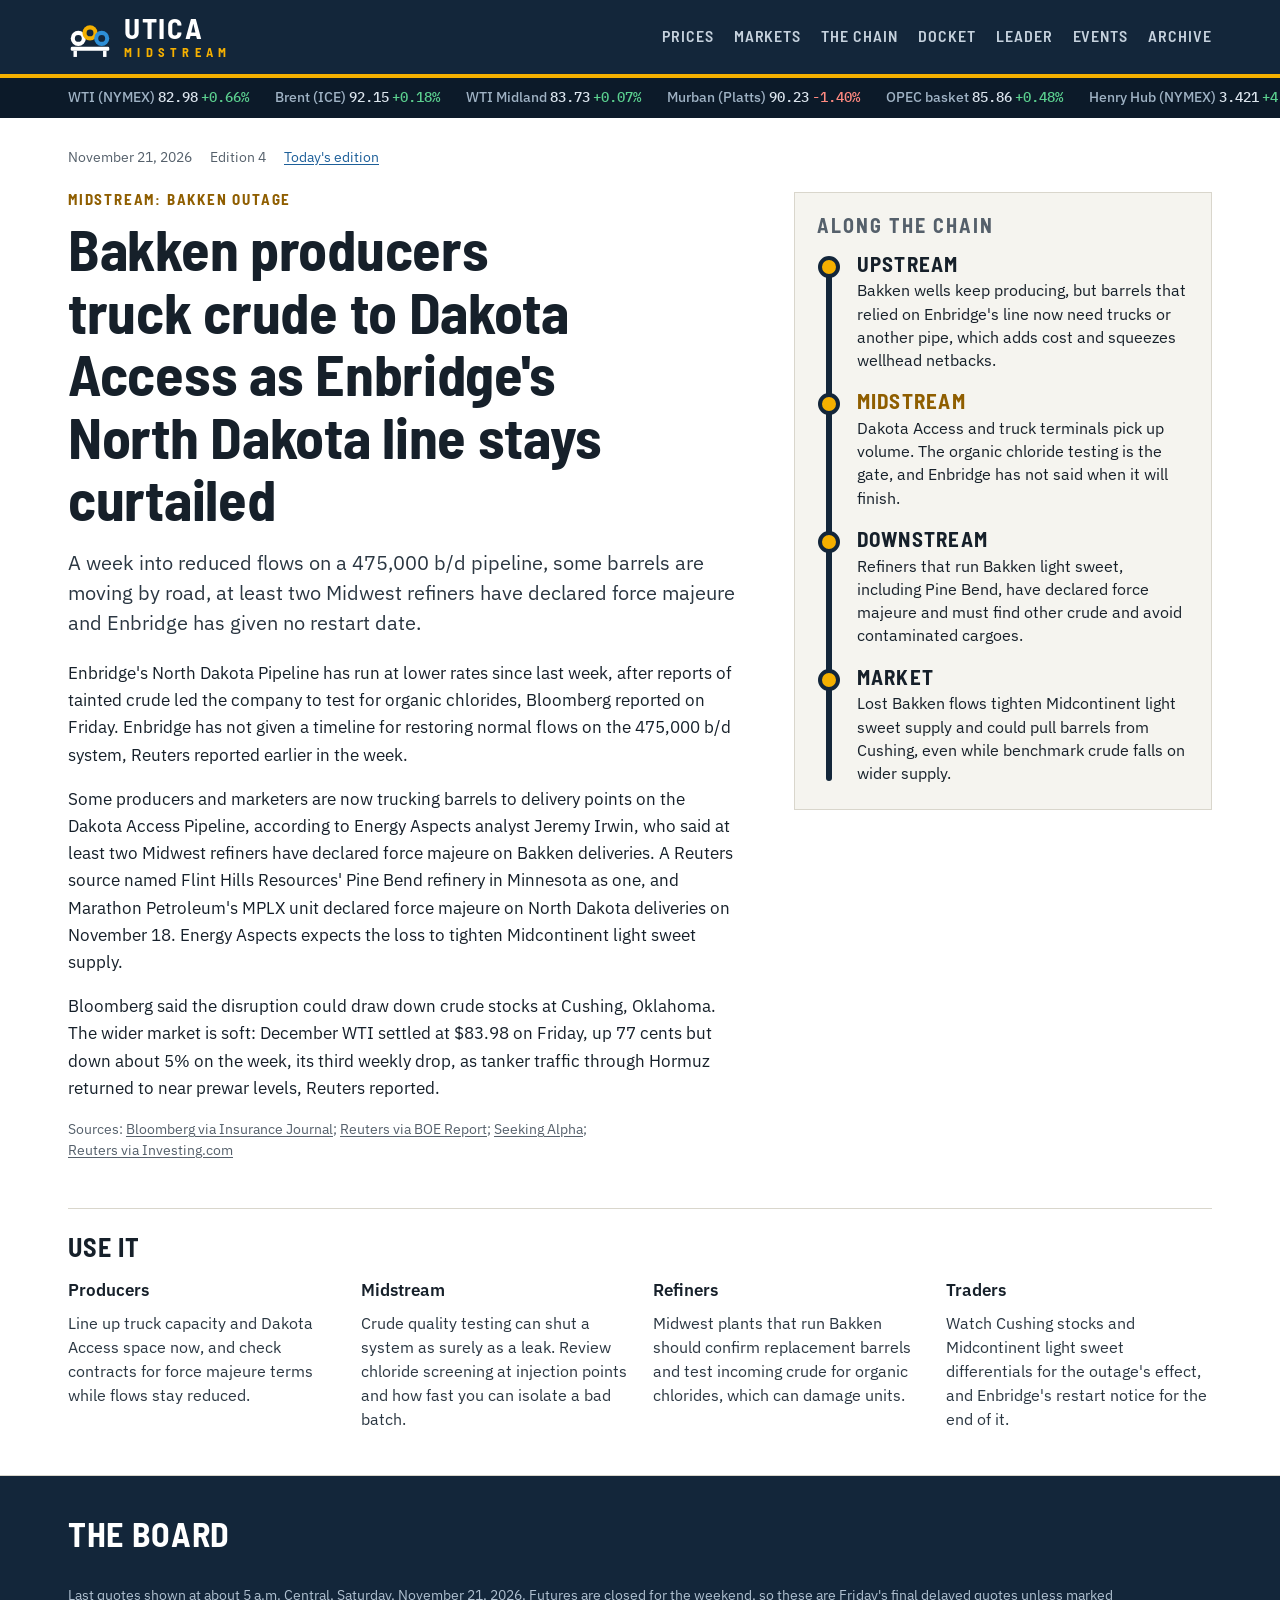
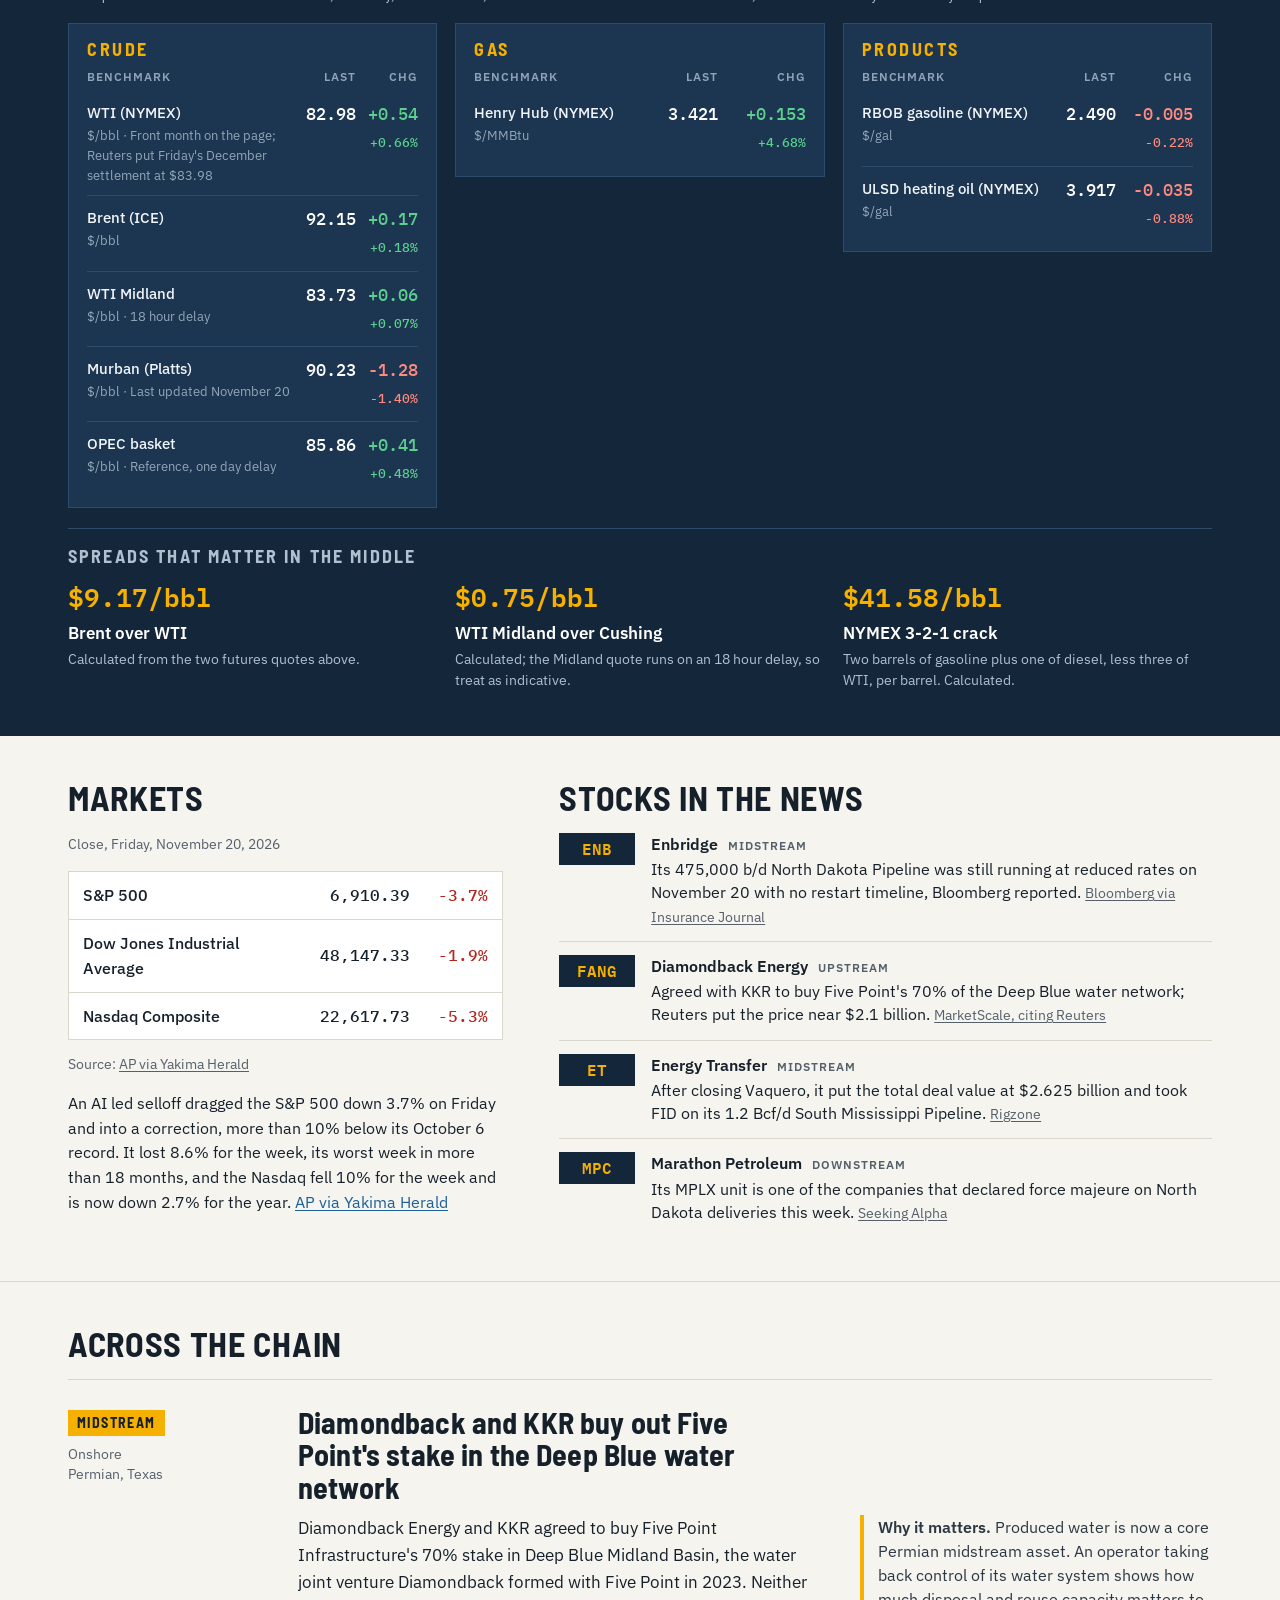
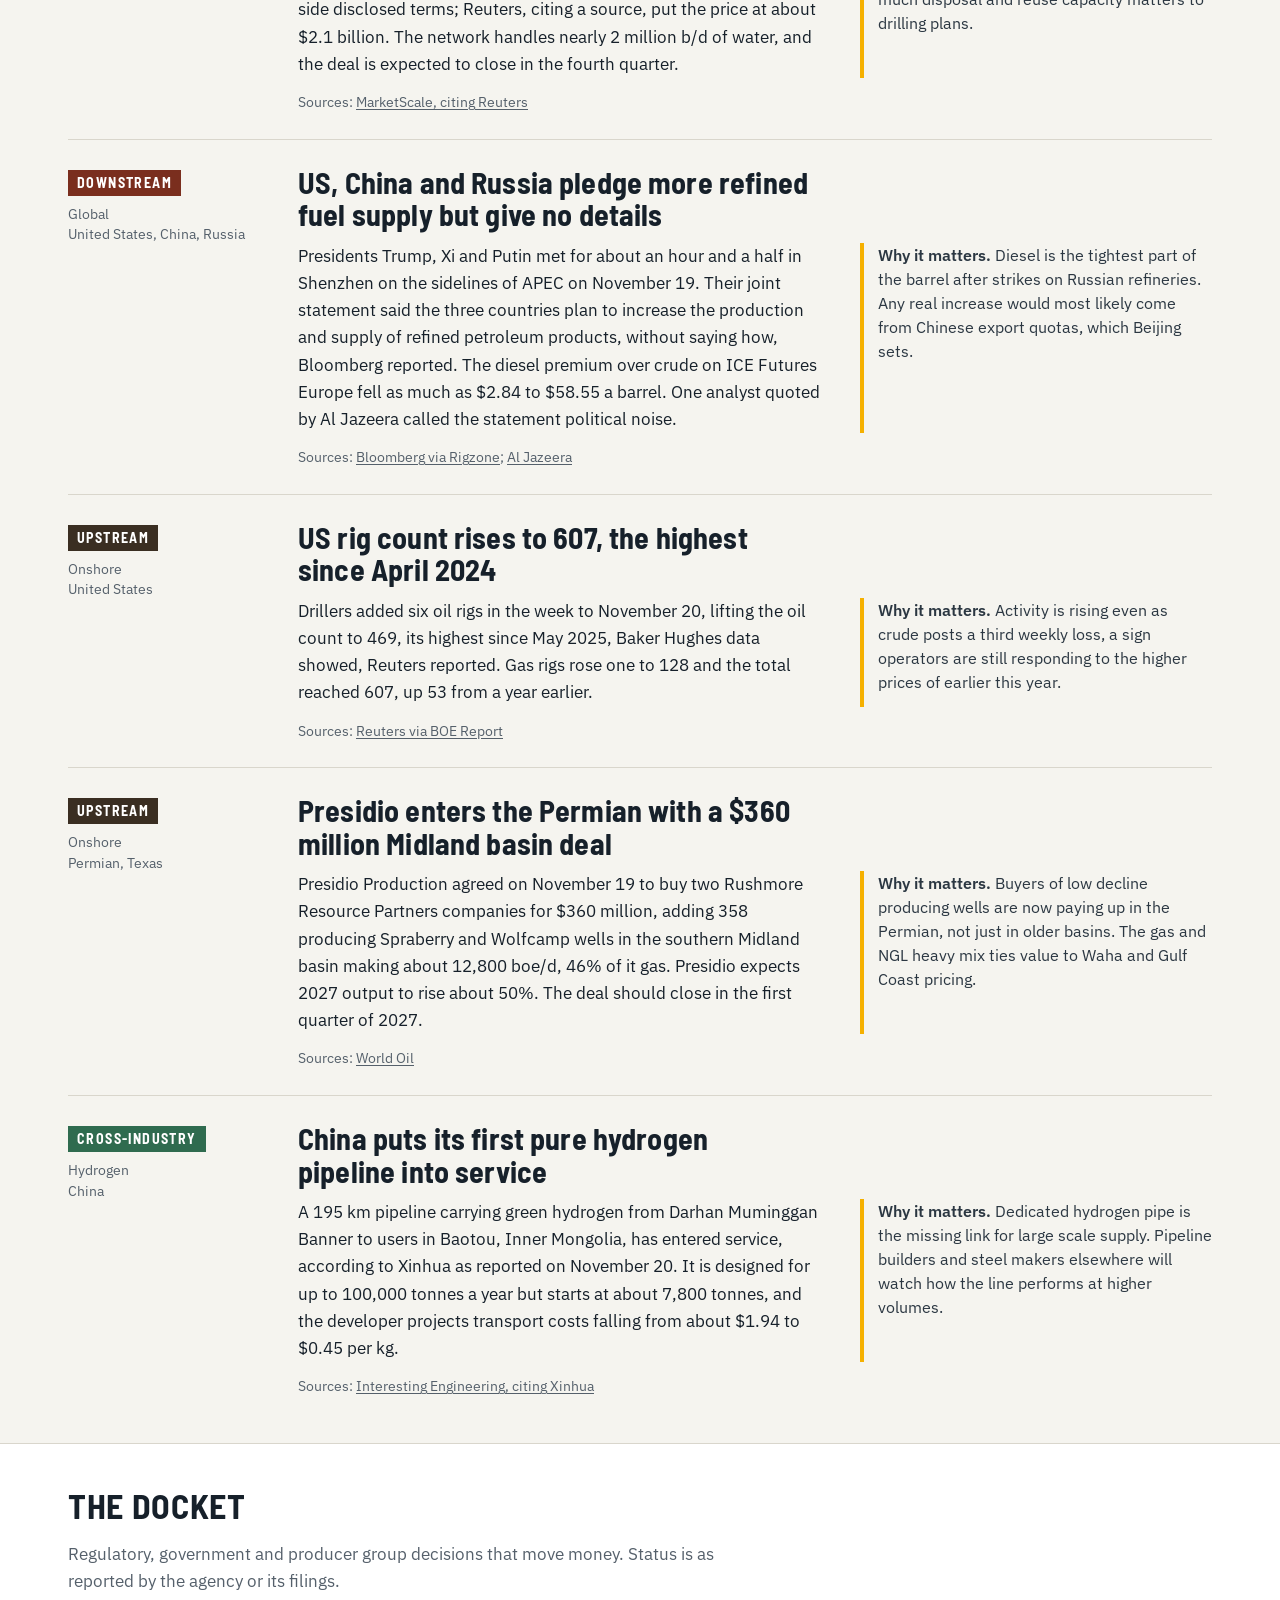
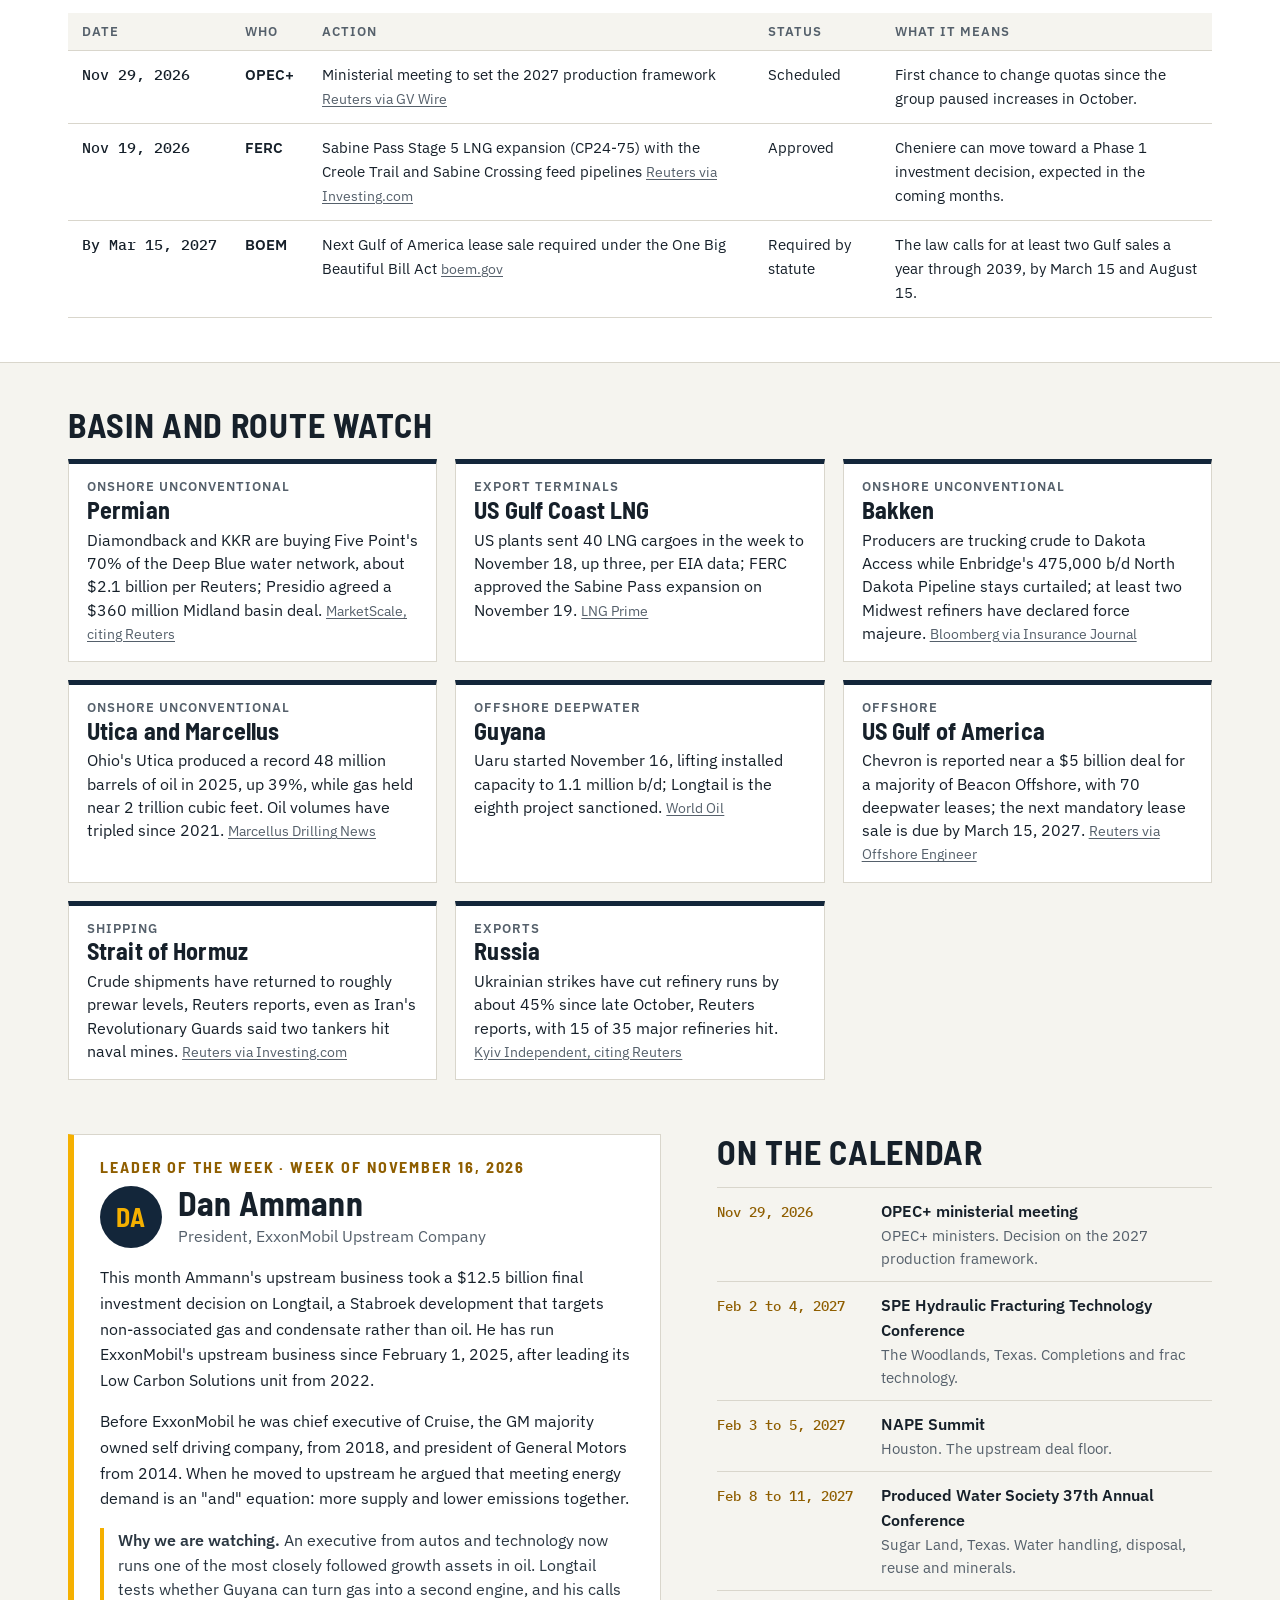
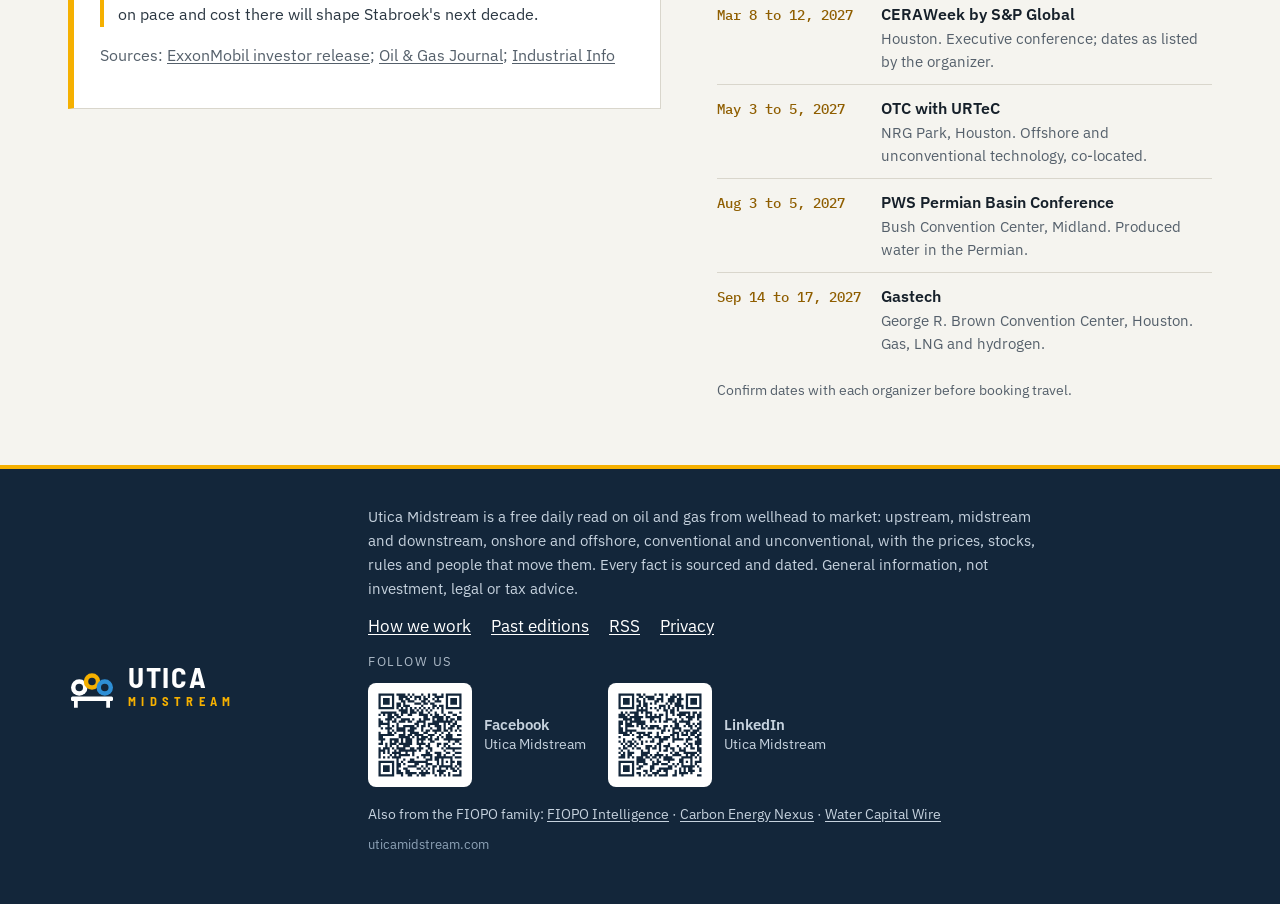
<file: archive/2026-11-21.html>
<!DOCTYPE html>
<html lang="en">
<head>
<meta charset="utf-8">
<meta name="viewport" content="width=device-width, initial-scale=1">
<meta http-equiv="Content-Security-Policy" content="default-src 'self'; script-src 'self'; style-src 'self' 'unsafe-inline'; img-src 'self' data:; font-src 'self'; connect-src 'self'; object-src 'none'; base-uri 'self'; form-action 'self'; upgrade-insecure-requests">
<meta name="referrer" content="strict-origin-when-cross-origin">
<title>Bakken producers truck crude to Dakota Access as Enbridge&#39;s North Dakota line stays curtailed | Utica Midstream</title>
<meta name="description" content="Bakken producers are trucking crude to Dakota Access while Enbridge&#39;s 475,000 b/d North Dakota Pipeline stays curtailed over organic chloride testing, and at least two Midwest refiners have declared force majeure.">
<meta name="robots" content="index, follow, max-image-preview:large">
<link rel="canonical" href="https://uticamidstream.com/archive/2026-11-21.html">
<meta name="google-site-verification" content="088mT8MW7YSvouSN46BnCaNXU6O1GncsoiYr1Zxl6-Y">

<meta name="theme-color" content="#13263A">
<meta property="og:type" content="article">
<meta property="og:site_name" content="Utica Midstream">
<meta property="og:title" content="Bakken producers truck crude to Dakota Access as Enbridge&#39;s North Dakota line stays curtailed">
<meta property="og:description" content="Bakken producers are trucking crude to Dakota Access while Enbridge&#39;s 475,000 b/d North Dakota Pipeline stays curtailed over organic chloride testing, and at least two Midwest refiners have declared force majeure.">
<meta property="og:url" content="https://uticamidstream.com/archive/2026-11-21.html">
<meta property="og:image" content="https://uticamidstream.com/social/2026-11-21.png">
<meta property="og:image:width" content="1080"><meta property="og:image:height" content="1350">
<meta property="article:published_time" content="2026-11-21T04:48:00-06:00">
<meta name="twitter:card" content="summary_large_image">
<meta name="twitter:title" content="Bakken producers truck crude to Dakota Access as Enbridge&#39;s North Dakota line stays curtailed">
<meta name="twitter:description" content="Bakken producers are trucking crude to Dakota Access while Enbridge&#39;s 475,000 b/d North Dakota Pipeline stays curtailed over organic chloride testing, and at least two Midwest refiners have declared force majeure.">
<meta name="twitter:image" content="https://uticamidstream.com/social/2026-11-21.png">
<link rel="icon" type="image/svg+xml" href="../brand/um-icon.svg">
<link rel="apple-touch-icon" href="../brand/um-icon-180.png">
<link rel="alternate" type="application/rss+xml" title="Utica Midstream" href="../feed.xml">
<link rel="preload" href="../assets/fonts/barlow-semi-condensed-latin-700-normal.woff2" as="font" type="font/woff2" crossorigin>
<link rel="stylesheet" href="../assets/style.css?v=01a7a954">

<script type="application/ld+json">{"@context": "https://schema.org", "@graph": [{"@type": "NewsMediaOrganization", "@id": "https://uticamidstream.com/#org", "name": "Utica Midstream", "url": "https://uticamidstream.com/", "logo": {"@type": "ImageObject", "url": "https://uticamidstream.com/brand/um-icon-512.png", "width": 512, "height": 512}, "description": "A free daily read on oil and gas from wellhead to market: prices, stocks, pipelines, policy, projects and people, with every fact sourced and dated.", "sameAs": ["https://www.facebook.com/profile.php?id=61596931970525", "https://www.linkedin.com/company/uticamidstream/"]}, {"@type": "NewsArticle", "@id": "https://uticamidstream.com/archive/2026-11-21.html#article", "headline": "Bakken producers truck crude to Dakota Access as Enbridge's North Dakota line stays curtailed", "description": "Bakken producers are trucking crude to Dakota Access while Enbridge's 475,000 b/d North Dakota Pipeline stays curtailed over organic chloride testing, and at least two Midwest refiners have declared force majeure.", "url": "https://uticamidstream.com/archive/2026-11-21.html", "mainEntityOfPage": "https://uticamidstream.com/archive/2026-11-21.html", "image": ["https://uticamidstream.com/social/2026-11-21.png"], "datePublished": "2026-11-21T04:48:00-06:00", "dateModified": "2026-11-21T04:48:00-06:00", "inLanguage": "en-US", "isAccessibleForFree": true, "articleSection": ["Midstream: Bakken outage", "Midstream", "Downstream", "Upstream", "Upstream", "Cross-industry"], "author": {"@id": "https://uticamidstream.com/#org"}, "publisher": {"@id": "https://uticamidstream.com/#org"}}, {"@type": "Person", "name": "Dan Ammann", "jobTitle": "President, ExxonMobil Upstream Company"}]}</script>
</head>
<body>
<a class="skip" href="#main">Skip to content</a>
<header class="top">
 <div class="wrap">
  <a class="brand" href="../" aria-label="Utica Midstream home"><img src="../brand/um-mark-white.svg" alt="" width="44" height="44"><span class="wm"><span class="w1">UTICA</span><span class="w2">MIDSTREAM</span></span></a>
  <nav class="main" aria-label="Main">
   <a href="../#prices">Prices</a>
   <a href="../#markets">Markets</a>
   <a href="../#chain">The chain</a>
   <a href="../#docket">Docket</a>
   <a href="../#leader">Leader</a>
   <a href="../#events">Events</a>
   <a href="../archive/">Archive</a>
  </nav>
 </div>
</header>
<div class="tape" id="prices-tape" aria-label="Price tape">
 <div class="wrap tape-in"><span class="tk"><b>WTI (NYMEX)</b> <span class="num">82.98</span> <span class="num up">+0.66%</span></span><span class="tk"><b>Brent (ICE)</b> <span class="num">92.15</span> <span class="num up">+0.18%</span></span><span class="tk"><b>WTI Midland</b> <span class="num">83.73</span> <span class="num up">+0.07%</span></span><span class="tk"><b>Murban (Platts)</b> <span class="num">90.23</span> <span class="num dn">-1.40%</span></span><span class="tk"><b>OPEC basket</b> <span class="num">85.86</span> <span class="num up">+0.48%</span></span><span class="tk"><b>Henry Hub (NYMEX)</b> <span class="num">3.421</span> <span class="num up">+4.68%</span></span><span class="tk"><b>RBOB gasoline (NYMEX)</b> <span class="num">2.490</span> <span class="num dn">-0.22%</span></span><span class="tk"><b>ULSD heating oil (NYMEX)</b> <span class="num">3.917</span> <span class="num dn">-0.88%</span></span></div>
</div>
<main id="main">
<section class="lead">
 <div class="wrap">
  <p class="dateline">November 21, 2026<span>Edition 4</span><a href="../">Today's edition</a></p>
  <div class="lead-grid">
   <article class="lead-story">
    <p class="kick">Midstream: Bakken outage</p>
    <h1>Bakken producers truck crude to Dakota Access as Enbridge&#39;s North Dakota line stays curtailed</h1>
    <p class="dek">A week into reduced flows on a 475,000 b/d pipeline, some barrels are moving by road, at least two Midwest refiners have declared force majeure and Enbridge has given no restart date.</p>
    <p>Enbridge&#39;s North Dakota Pipeline has run at lower rates since last week, after reports of tainted crude led the company to test for organic chlorides, Bloomberg reported on Friday. Enbridge has not given a timeline for restoring normal flows on the 475,000 b/d system, Reuters reported earlier in the week.</p><p>Some producers and marketers are now trucking barrels to delivery points on the Dakota Access Pipeline, according to Energy Aspects analyst Jeremy Irwin, who said at least two Midwest refiners have declared force majeure on Bakken deliveries. A Reuters source named Flint Hills Resources&#39; Pine Bend refinery in Minnesota as one, and Marathon Petroleum&#39;s MPLX unit declared force majeure on North Dakota deliveries on November 18. Energy Aspects expects the loss to tighten Midcontinent light sweet supply.</p><p>Bloomberg said the disruption could draw down crude stocks at Cushing, Oklahoma. The wider market is soft: December WTI settled at $83.98 on Friday, up 77 cents but down about 5% on the week, its third weekly drop, as tanker traffic through Hormuz returned to near prewar levels, Reuters reported.</p>
    <p class="src">Sources: <a href="https://www.insurancejournal.com/news/midwest/2026/11/20/893327.htm" rel="noopener">Bloomberg via Insurance Journal</a>; <a href="https://boereport.com/2026/11/17/enbridge-working-to-restore-north-dakota-pipeline-after-crude-quality-issues-cause-delays/" rel="noopener">Reuters via BOE Report</a>; <a href="https://seekingalpha.com/news/4674737-marathon-petroleum-declares-force-majeure-on-north-dakota-oil-deliveries" rel="noopener">Seeking Alpha</a>; <a href="https://www.investing.com/news/commodities-news/oil-prices-edge-higher-as-houthi-attacks-on-riyadh-raise-supply-concerns-5040518" rel="noopener">Reuters via Investing.com</a></p>
   </article>
   <aside class="flowline" aria-label="How this story moves along the value chain">
    <h2>Along the chain</h2>
    <ol>
     
     <li class="st st-upstream on"><span class="node" aria-hidden="true"></span><h3>Upstream</h3><p>Bakken wells keep producing, but barrels that relied on Enbridge&#39;s line now need trucks or another pipe, which adds cost and squeezes wellhead netbacks.</p></li>
     
     <li class="st st-midstream on"><span class="node" aria-hidden="true"></span><h3>Midstream</h3><p>Dakota Access and truck terminals pick up volume. The organic chloride testing is the gate, and Enbridge has not said when it will finish.</p></li>
     
     <li class="st st-downstream on"><span class="node" aria-hidden="true"></span><h3>Downstream</h3><p>Refiners that run Bakken light sweet, including Pine Bend, have declared force majeure and must find other crude and avoid contaminated cargoes.</p></li>
     
     <li class="st st-market on"><span class="node" aria-hidden="true"></span><h3>Market</h3><p>Lost Bakken flows tighten Midcontinent light sweet supply and could pull barrels from Cushing, even while benchmark crude falls on wider supply.</p></li>
     
    </ol>
   </aside>
  </div>
  <div class="use">
   <h2>Use it</h2>
   <dl><div><dt>Producers</dt><dd>Line up truck capacity and Dakota Access space now, and check contracts for force majeure terms while flows stay reduced.</dd></div><div><dt>Midstream</dt><dd>Crude quality testing can shut a system as surely as a leak. Review chloride screening at injection points and how fast you can isolate a bad batch.</dd></div><div><dt>Refiners</dt><dd>Midwest plants that run Bakken should confirm replacement barrels and test incoming crude for organic chlorides, which can damage units.</dd></div><div><dt>Traders</dt><dd>Watch Cushing stocks and Midcontinent light sweet differentials for the outage&#39;s effect, and Enbridge&#39;s restart notice for the end of it.</dd></div></dl>
  </div>
 </div>
</section>

<section class="board" id="prices" aria-label="Commodity prices">
 <div class="wrap">
  <div class="board-head"><h2 class="sh">The board</h2><p class="asof">Last quotes shown at about 5 a.m. Central, Saturday, November 21, 2026. Futures are closed for the weekend, so these are Friday&#39;s final delayed quotes unless marked</p></div>
  <div class="board-grid">
   
   <div class="panel">
    <h3>Crude</h3>
    <table>
     <thead><tr><th scope="col">Benchmark</th><th scope="col" class="r">Last</th><th scope="col" class="r">Chg</th></tr></thead>
     <tbody><tr><th scope="row"><a href="https://oilprice.com/oil-price-charts/" rel="noopener">WTI (NYMEX)</a><span class="unit">$/bbl · Front month on the page; Reuters put Friday&#39;s December settlement at $83.98</span></th><td class="r num">82.98</td><td class="r num up">+0.54<br><span class="pc">+0.66%</span></td></tr><tr><th scope="row"><a href="https://oilprice.com/oil-price-charts/" rel="noopener">Brent (ICE)</a><span class="unit">$/bbl</span></th><td class="r num">92.15</td><td class="r num up">+0.17<br><span class="pc">+0.18%</span></td></tr><tr><th scope="row"><a href="https://oilprice.com/oil-price-charts/" rel="noopener">WTI Midland</a><span class="unit">$/bbl · 18 hour delay</span></th><td class="r num">83.73</td><td class="r num up">+0.06<br><span class="pc">+0.07%</span></td></tr><tr><th scope="row"><a href="https://oilprice.com/oil-price-charts/" rel="noopener">Murban (Platts)</a><span class="unit">$/bbl · Last updated November 20</span></th><td class="r num">90.23</td><td class="r num dn">-1.28<br><span class="pc">-1.40%</span></td></tr><tr><th scope="row"><a href="https://oilprice.com/oil-price-charts/" rel="noopener">OPEC basket</a><span class="unit">$/bbl · Reference, one day delay</span></th><td class="r num">85.86</td><td class="r num up">+0.41<br><span class="pc">+0.48%</span></td></tr></tbody>
    </table>
   </div>
   
   <div class="panel">
    <h3>Gas</h3>
    <table>
     <thead><tr><th scope="col">Benchmark</th><th scope="col" class="r">Last</th><th scope="col" class="r">Chg</th></tr></thead>
     <tbody><tr><th scope="row"><a href="https://oilprice.com/oil-price-charts/" rel="noopener">Henry Hub (NYMEX)</a><span class="unit">$/MMBtu</span></th><td class="r num">3.421</td><td class="r num up">+0.153<br><span class="pc">+4.68%</span></td></tr></tbody>
    </table>
   </div>
   
   <div class="panel">
    <h3>Products</h3>
    <table>
     <thead><tr><th scope="col">Benchmark</th><th scope="col" class="r">Last</th><th scope="col" class="r">Chg</th></tr></thead>
     <tbody><tr><th scope="row"><a href="https://oilprice.com/oil-price-charts/" rel="noopener">RBOB gasoline (NYMEX)</a><span class="unit">$/gal</span></th><td class="r num">2.490</td><td class="r num dn">-0.005<br><span class="pc">-0.22%</span></td></tr><tr><th scope="row"><a href="https://oilprice.com/oil-price-charts/" rel="noopener">ULSD heating oil (NYMEX)</a><span class="unit">$/gal</span></th><td class="r num">3.917</td><td class="r num dn">-0.035<br><span class="pc">-0.88%</span></td></tr></tbody>
    </table>
   </div>
   
  </div>
  <div class="spreads">
   <h3>Spreads that matter in the middle</h3>
   <ul><li><span class="num">$9.17/bbl</span><b>Brent over WTI</b><span>Calculated from the two futures quotes above.</span></li><li><span class="num">$0.75/bbl</span><b>WTI Midland over Cushing</b><span>Calculated; the Midland quote runs on an 18 hour delay, so treat as indicative.</span></li><li><span class="num">$41.58/bbl</span><b>NYMEX 3-2-1 crack</b><span>Two barrels of gasoline plus one of diesel, less three of WTI, per barrel. Calculated.</span></li></ul>
  </div>
 </div>
</section>

<section class="markets" id="markets" aria-label="Markets and stocks">
 <div class="wrap mk-grid">
  <div>
   <h2 class="sh">Markets</h2>
   <p class="asof">Close, Friday, November 20, 2026</p>
   <table class="idx">
    <tbody><tr><th scope="row">S&amp;P 500</th><td class="r num">6,910.39</td><td class="r num dn">-3.7%</td></tr><tr><th scope="row">Dow Jones Industrial Average</th><td class="r num">48,147.33</td><td class="r num dn">-1.9%</td></tr><tr><th scope="row">Nasdaq Composite</th><td class="r num">22,617.73</td><td class="r num dn">-5.3%</td></tr></tbody>
   </table>
   <p class="src">Source: <a href="https://www.yakimaherald.com/news/nation_and_world/business/how-major-us-stock-indexes-fared-friday-11-20-2026/article_963ce6d2-85a3-5fd6-981d-e60b72a58fbb.html" rel="noopener">AP via Yakima Herald</a></p>
   <p class="read">An AI led selloff dragged the S&amp;P 500 down 3.7% on Friday and into a correction, more than 10% below its October 6 record. It lost 8.6% for the week, its worst week in more than 18 months, and the Nasdaq fell 10% for the week and is now down 2.7% for the year. <a href="https://www.yakimaherald.com/news/nation_and_world/business/how-major-us-stock-indexes-fared-friday-11-20-2026/article_963ce6d2-85a3-5fd6-981d-e60b72a58fbb.html" rel="noopener">AP via Yakima Herald</a></p>
  </div>
  <div>
   <h2 class="sh">Stocks in the news</h2>
   <ul class="stocks"><li><span class="tick">ENB</span><div><p class="sn"><b>Enbridge</b> <span class="seg">Midstream</span></p><p>Its 475,000 b/d North Dakota Pipeline was still running at reduced rates on November 20 with no restart timeline, Bloomberg reported. <a href="https://www.insurancejournal.com/news/midwest/2026/11/20/893327.htm" rel="noopener">Bloomberg via Insurance Journal</a></p></div></li><li><span class="tick">FANG</span><div><p class="sn"><b>Diamondback Energy</b> <span class="seg">Upstream</span></p><p>Agreed with KKR to buy Five Point&#39;s 70% of the Deep Blue water network; Reuters put the price near $2.1 billion. <a href="https://marketscale.com/industries/energy/diamondback-and-kkr-agree-to-an-estimated-21-billion-permian-water-network-buyout" rel="noopener">MarketScale, citing Reuters</a></p></div></li><li><span class="tick">ET</span><div><p class="sn"><b>Energy Transfer</b> <span class="seg">Midstream</span></p><p>After closing Vaquero, it put the total deal value at $2.625 billion and took FID on its 1.2 Bcf/d South Mississippi Pipeline. <a href="https://rigzone.com/news/energy_transfer_seals_vaquero_acquisition-20-nov-2026-185135-article" rel="noopener">Rigzone</a></p></div></li><li><span class="tick">MPC</span><div><p class="sn"><b>Marathon Petroleum</b> <span class="seg">Downstream</span></p><p>Its MPLX unit is one of the companies that declared force majeure on North Dakota deliveries this week. <a href="https://seekingalpha.com/news/4674737-marathon-petroleum-declares-force-majeure-on-north-dakota-oil-deliveries" rel="noopener">Seeking Alpha</a></p></div></li></ul>
  </div>
 </div>
</section>

<section class="chain" id="chain">
 <div class="wrap">
  <h2 class="sh">Across the chain</h2>
  
  <article class="brief" id="money">
   <div class="tags"><p class="seg seg-midstream">Midstream</p><p class="set"><span>Onshore</span><span>Permian, Texas</span></p></div>
   <div>
    <h3>Diamondback and KKR buy out Five Point&#39;s stake in the Deep Blue water network</h3>
    <div class="brief-body"><p>Diamondback Energy and KKR agreed to buy Five Point Infrastructure&#39;s 70% stake in Deep Blue Midland Basin, the water joint venture Diamondback formed with Five Point in 2023. Neither side disclosed terms; Reuters, citing a source, put the price at about $2.1 billion. The network handles nearly 2 million b/d of water, and the deal is expected to close in the fourth quarter.</p><p class="why"><b>Why it matters.</b> Produced water is now a core Permian midstream asset. An operator taking back control of its water system shows how much disposal and reuse capacity matters to drilling plans.</p></div>
    <p class="src">Sources: <a href="https://marketscale.com/industries/energy/diamondback-and-kkr-agree-to-an-estimated-21-billion-permian-water-network-buyout" rel="noopener">MarketScale, citing Reuters</a></p>
   </div>
  </article>
  
  <article class="brief" id="world">
   <div class="tags"><p class="seg seg-downstream">Downstream</p><p class="set"><span>Global</span><span>United States, China, Russia</span></p></div>
   <div>
    <h3>US, China and Russia pledge more refined fuel supply but give no details</h3>
    <div class="brief-body"><p>Presidents Trump, Xi and Putin met for about an hour and a half in Shenzhen on the sidelines of APEC on November 19. Their joint statement said the three countries plan to increase the production and supply of refined petroleum products, without saying how, Bloomberg reported. The diesel premium over crude on ICE Futures Europe fell as much as $2.84 to $58.55 a barrel. One analyst quoted by Al Jazeera called the statement political noise.</p><p class="why"><b>Why it matters.</b> Diesel is the tightest part of the barrel after strikes on Russian refineries. Any real increase would most likely come from Chinese export quotas, which Beijing sets.</p></div>
    <p class="src">Sources: <a href="https://www.rigzone.com/news/wire/usa_china_russia_agree_to_increase_supply_of_global_fuels-19-nov-2026-185124-article/" rel="noopener">Bloomberg via Rigzone</a>; <a href="https://www.aljazeera.com/news/2026/11/20/trump-putin-xi-pledge-to-increase-global-petrol-supplies-but-how" rel="noopener">Al Jazeera</a></p>
   </div>
  </article>
  
  <article class="brief" id="rigs">
   <div class="tags"><p class="seg seg-upstream">Upstream</p><p class="set"><span>Onshore</span><span>United States</span></p></div>
   <div>
    <h3>US rig count rises to 607, the highest since April 2024</h3>
    <div class="brief-body"><p>Drillers added six oil rigs in the week to November 20, lifting the oil count to 469, its highest since May 2025, Baker Hughes data showed, Reuters reported. Gas rigs rose one to 128 and the total reached 607, up 53 from a year earlier.</p><p class="why"><b>Why it matters.</b> Activity is rising even as crude posts a third weekly loss, a sign operators are still responding to the higher prices of earlier this year.</p></div>
    <p class="src">Sources: <a href="https://boereport.com/2026/11/20/us-energy-firms-add-rigs-count-highest-since-april-2024-baker-hughes/" rel="noopener">Reuters via BOE Report</a></p>
   </div>
  </article>
  
  <article class="brief" id="presidio">
   <div class="tags"><p class="seg seg-upstream">Upstream</p><p class="set"><span>Onshore</span><span>Permian, Texas</span></p></div>
   <div>
    <h3>Presidio enters the Permian with a $360 million Midland basin deal</h3>
    <div class="brief-body"><p>Presidio Production agreed on November 19 to buy two Rushmore Resource Partners companies for $360 million, adding 358 producing Spraberry and Wolfcamp wells in the southern Midland basin making about 12,800 boe/d, 46% of it gas. Presidio expects 2027 output to rise about 50%. The deal should close in the first quarter of 2027.</p><p class="why"><b>Why it matters.</b> Buyers of low decline producing wells are now paying up in the Permian, not just in older basins. The gas and NGL heavy mix ties value to Waha and Gulf Coast pricing.</p></div>
    <p class="src">Sources: <a href="https://www.worldoil.com/news/2026/11/19/presidio-to-enter-permian-with-360-million-acquisition-of-rushmore-assets/" rel="noopener">World Oil</a></p>
   </div>
  </article>
  
  <article class="brief" id="hydrogen">
   <div class="tags"><p class="seg seg-cross-industry">Cross-industry</p><p class="set"><span>Hydrogen</span><span>China</span></p></div>
   <div>
    <h3>China puts its first pure hydrogen pipeline into service</h3>
    <div class="brief-body"><p>A 195 km pipeline carrying green hydrogen from Darhan Muminggan Banner to users in Baotou, Inner Mongolia, has entered service, according to Xinhua as reported on November 20. It is designed for up to 100,000 tonnes a year but starts at about 7,800 tonnes, and the developer projects transport costs falling from about $1.94 to $0.45 per kg.</p><p class="why"><b>Why it matters.</b> Dedicated hydrogen pipe is the missing link for large scale supply. Pipeline builders and steel makers elsewhere will watch how the line performs at higher volumes.</p></div>
    <p class="src">Sources: <a href="https://interestingengineering.com/energy/china-first-hydrogen-pipeline-enters-service" rel="noopener">Interesting Engineering, citing Xinhua</a></p>
   </div>
  </article>
  
 </div>
</section>

<section class="docket" id="docket">
 <div class="wrap">
  <h2 class="sh">The docket</h2>
  <p class="intro">Regulatory, government and producer group decisions that move money. Status is as reported by the agency or its filings.</p>
  <div class="dk-wrap"><table>
   <thead><tr><th scope="col">Date</th><th scope="col">Who</th><th scope="col">Action</th><th scope="col">Status</th><th scope="col">What it means</th></tr></thead>
   <tbody><tr><td class="num nowrap" data-l="Date">Nov 29, 2026</td><td data-l="Who"><b>OPEC+</b></td><td data-l="Action">Ministerial meeting to set the 2027 production framework <a href="https://gvwire.com/2026/11/01/opec-keeps-december-oil-output-targets-steady-ahead-of-tougher-call-for-2027/" rel="noopener">Reuters via GV Wire</a></td><td data-l="Status">Scheduled</td><td data-l="What it means">First chance to change quotas since the group paused increases in October.</td></tr><tr><td class="num nowrap" data-l="Date">Nov 19, 2026</td><td data-l="Who"><b>FERC</b></td><td data-l="Action">Sabine Pass Stage 5 LNG expansion (CP24-75) with the Creole Trail and Sabine Crossing feed pipelines <a href="https://investing.com/news/stock-market-news/federal-regulators-approve-chenieres-sabine-pass-expansion-project-5039760" rel="noopener">Reuters via Investing.com</a></td><td data-l="Status">Approved</td><td data-l="What it means">Cheniere can move toward a Phase 1 investment decision, expected in the coming months.</td></tr><tr><td class="num nowrap" data-l="Date">By Mar 15, 2027</td><td data-l="Who"><b>BOEM</b></td><td data-l="Action">Next Gulf of America lease sale required under the One Big Beautiful Bill Act <a href="https://www.boem.gov/oil-gas-energy/leasing/proposed-nos-bbg-3" rel="noopener">boem.gov</a></td><td data-l="Status">Required by statute</td><td data-l="What it means">The law calls for at least two Gulf sales a year through 2039, by March 15 and August 15.</td></tr></tbody>
  </table></div>
 </div>
</section>

<section class="basins">
 <div class="wrap">
  <h2 class="sh">Basin and route watch</h2>
  <div class="bgrid"><div class="bas"><p class="set">Onshore unconventional</p><h3>Permian</h3><p>Diamondback and KKR are buying Five Point&#39;s 70% of the Deep Blue water network, about $2.1 billion per Reuters; Presidio agreed a $360 million Midland basin deal. <a href="https://marketscale.com/industries/energy/diamondback-and-kkr-agree-to-an-estimated-21-billion-permian-water-network-buyout" rel="noopener">MarketScale, citing Reuters</a></p></div><div class="bas"><p class="set">Export terminals</p><h3>US Gulf Coast LNG</h3><p>US plants sent 40 LNG cargoes in the week to November 18, up three, per EIA data; FERC approved the Sabine Pass expansion on November 19. <a href="https://lngprime.com/americas/us-lng-exports-climb-to-40-shipments/200319" rel="noopener">LNG Prime</a></p></div><div class="bas"><p class="set">Onshore unconventional</p><h3>Bakken</h3><p>Producers are trucking crude to Dakota Access while Enbridge&#39;s 475,000 b/d North Dakota Pipeline stays curtailed; at least two Midwest refiners have declared force majeure. <a href="https://www.insurancejournal.com/news/midwest/2026/11/20/893327.htm" rel="noopener">Bloomberg via Insurance Journal</a></p></div><div class="bas"><p class="set">Onshore unconventional</p><h3>Utica and Marcellus</h3><p>Ohio&#39;s Utica produced a record 48 million barrels of oil in 2025, up 39%, while gas held near 2 trillion cubic feet. Oil volumes have tripled since 2021. <a href="https://marcellusdrilling.com/category/ohio/page/4/" rel="noopener">Marcellus Drilling News</a></p></div><div class="bas"><p class="set">Offshore deepwater</p><h3>Guyana</h3><p>Uaru started November 16, lifting installed capacity to 1.1 million b/d; Longtail is the eighth project sanctioned. <a href="https://www.worldoil.com/news/2026/11/16/exxonmobil-starts-uaru-production-lifting-guyana-capacity-to-1-1-mmbpd/" rel="noopener">World Oil</a></p></div><div class="bas"><p class="set">Offshore</p><h3>US Gulf of America</h3><p>Chevron is reported near a $5 billion deal for a majority of Beacon Offshore, with 70 deepwater leases; the next mandatory lease sale is due by March 15, 2027. <a href="https://www.oedigital.com/amp/news/544405-chevron-nears-5b-deal-to-buy-beacon-offshore" rel="noopener">Reuters via Offshore Engineer</a></p></div><div class="bas"><p class="set">Shipping</p><h3>Strait of Hormuz</h3><p>Crude shipments have returned to roughly prewar levels, Reuters reports, even as Iran&#39;s Revolutionary Guards said two tankers hit naval mines. <a href="https://www.investing.com/news/commodities-news/oil-prices-edge-higher-as-houthi-attacks-on-riyadh-raise-supply-concerns-5040518" rel="noopener">Reuters via Investing.com</a></p></div><div class="bas"><p class="set">Exports</p><h3>Russia</h3><p>Ukrainian strikes have cut refinery runs by about 45% since late October, Reuters reports, with 15 of 35 major refineries hit. <a href="https://kyivindependent.com/ukrainian-strikes-cut-russian-oil-refinery-processing-by-45-reuters-reports/" rel="noopener">Kyiv Independent, citing Reuters</a></p></div></div>
 </div>
</section>

<section class="two">
 <div class="wrap two-grid">
  <div class="leader" id="leader">
   <p class="kick">Leader of the week · Week of November 16, 2026</p>
   <div class="lh"><span class="mono" aria-hidden="true">DA</span><div><h2>Dan Ammann</h2><p class="role">President, ExxonMobil Upstream Company</p></div></div>
   <p>This month Ammann&#39;s upstream business took a $12.5 billion final investment decision on Longtail, a Stabroek development that targets non-associated gas and condensate rather than oil. He has run ExxonMobil&#39;s upstream business since February 1, 2025, after leading its Low Carbon Solutions unit from 2022.</p>
   <p>Before ExxonMobil he was chief executive of Cruise, the GM majority owned self driving company, from 2018, and president of General Motors from 2014. When he moved to upstream he argued that meeting energy demand is an &#34;and&#34; equation: more supply and lower emissions together.</p>
   <p class="why"><b>Why we are watching.</b> An executive from autos and technology now runs one of the most closely followed growth assets in oil. Longtail tests whether Guyana can turn gas into a second engine, and his calls on pace and cost there will shape Stabroek&#39;s next decade.</p>
   <p class="src">Sources: <a href="https://investor.exxonmobil.com/company-information/press-releases/detail/1177/exxonmobil-announces-leadership-changes" rel="noopener">ExxonMobil investor release</a>; <a href="https://www.ogj.com/general-interest/personnel-moves-promotions/article/55247072/exxonmobil-makes-leadership-changes" rel="noopener">Oil &amp; Gas Journal</a>; <a href="https://www.industrialinfo.com/iirenergy/industry-news/article/exxon-makes-fid-on-longtail-development-in-guyana--364826" rel="noopener">Industrial Info</a></p>
  </div>
  <div class="events" id="events">
   <h2 class="sh">On the calendar</h2>
   <ul class="cal"><li><span class="when num">Nov 29, 2026</span><div><a href="https://gvwire.com/2026/11/01/opec-keeps-december-oil-output-targets-steady-ahead-of-tougher-call-for-2027/" rel="noopener"><b>OPEC+ ministerial meeting</b></a><span>OPEC+ ministers. Decision on the 2027 production framework.</span></div></li><li><span class="when num">Feb 2 to 4, 2027</span><div><a href="https://www.spe-events.org/hydraulicfracturing/about-the-conference" rel="noopener"><b>SPE Hydraulic Fracturing Technology Conference</b></a><span>The Woodlands, Texas. Completions and frac technology.</span></div></li><li><span class="when num">Feb 3 to 5, 2027</span><div><a href="https://napeexpo.com/summit/exhibit" rel="noopener"><b>NAPE Summit</b></a><span>Houston. The upstream deal floor.</span></div></li><li><span class="when num">Feb 8 to 11, 2027</span><div><a href="https://producedwatersociety.com/" rel="noopener"><b>Produced Water Society 37th Annual Conference</b></a><span>Sugar Land, Texas. Water handling, disposal, reuse and minerals.</span></div></li><li><span class="when num">Mar 8 to 12, 2027</span><div><a href="https://baxtel.com/events/ceraweek-2027" rel="noopener"><b>CERAWeek by S&amp;P Global</b></a><span>Houston. Executive conference; dates as listed by the organizer.</span></div></li><li><span class="when num">May 3 to 5, 2027</span><div><a href="https://otcnet.org/" rel="noopener"><b>OTC with URTeC</b></a><span>NRG Park, Houston. Offshore and unconventional technology, co-located.</span></div></li><li><span class="when num">Aug 3 to 5, 2027</span><div><a href="https://producedwatersociety.com/" rel="noopener"><b>PWS Permian Basin Conference</b></a><span>Bush Convention Center, Midland. Produced water in the Permian.</span></div></li><li><span class="when num">Sep 14 to 17, 2027</span><div><a href="https://chemxplore.com/events/2027-gastech" rel="noopener"><b>Gastech</b></a><span>George R. Brown Convention Center, Houston. Gas, LNG and hydrogen.</span></div></li></ul>
   <p class="src">Confirm dates with each organizer before booking travel.</p>
  </div>
 </div>
</section>
</main>
<footer>
 <div class="wrap fgrid">
  <a class="flock" href="../" aria-label="Utica Midstream home"><img src="../brand/um-mark-white.svg" alt="" width="48" height="48"><span class="wm"><span class="w1">UTICA</span><span class="w2">MIDSTREAM</span></span></a>
  <div>
   <p>Utica Midstream is a free daily read on oil and gas from wellhead to market: upstream, midstream and downstream, onshore and offshore, conventional and unconventional, with the prices, stocks, rules and people that move them. Every fact is sourced and dated. General information, not investment, legal or tax advice.</p>
   <nav aria-label="Footer"><a href="../method.html">How we work</a><a href="../archive/">Past editions</a><a href="../feed.xml">RSS</a><a href="../privacy.html">Privacy</a></nav>
   <div class="follow"><p class="fh">Follow us</p><ul><li><a href="https://www.facebook.com/profile.php?id=61596931970525" rel="noopener"><img src="../brand/qr/facebook.svg" alt="QR code for Utica Midstream on Facebook" width="104" height="104" loading="lazy"><span><b>Facebook</b>Utica Midstream</span></a></li><li><a href="https://www.linkedin.com/company/uticamidstream/" rel="noopener"><img src="../brand/qr/linkedin.svg" alt="QR code for Utica Midstream on LinkedIn" width="104" height="104" loading="lazy"><span><b>LinkedIn</b>Utica Midstream</span></a></li></ul></div>
   <p class="sister">Also from the FIOPO family: <a href="https://fiopoin.com/">FIOPO Intelligence</a> · <a href="https://carbonenergynexus.com/">Carbon Energy Nexus</a> · <a href="https://watercapitalwire.com/">Water Capital Wire</a></p>
   <p class="small">uticamidstream.com</p>
  </div>
 </div>
</footer>
</body>
</html>
</file>
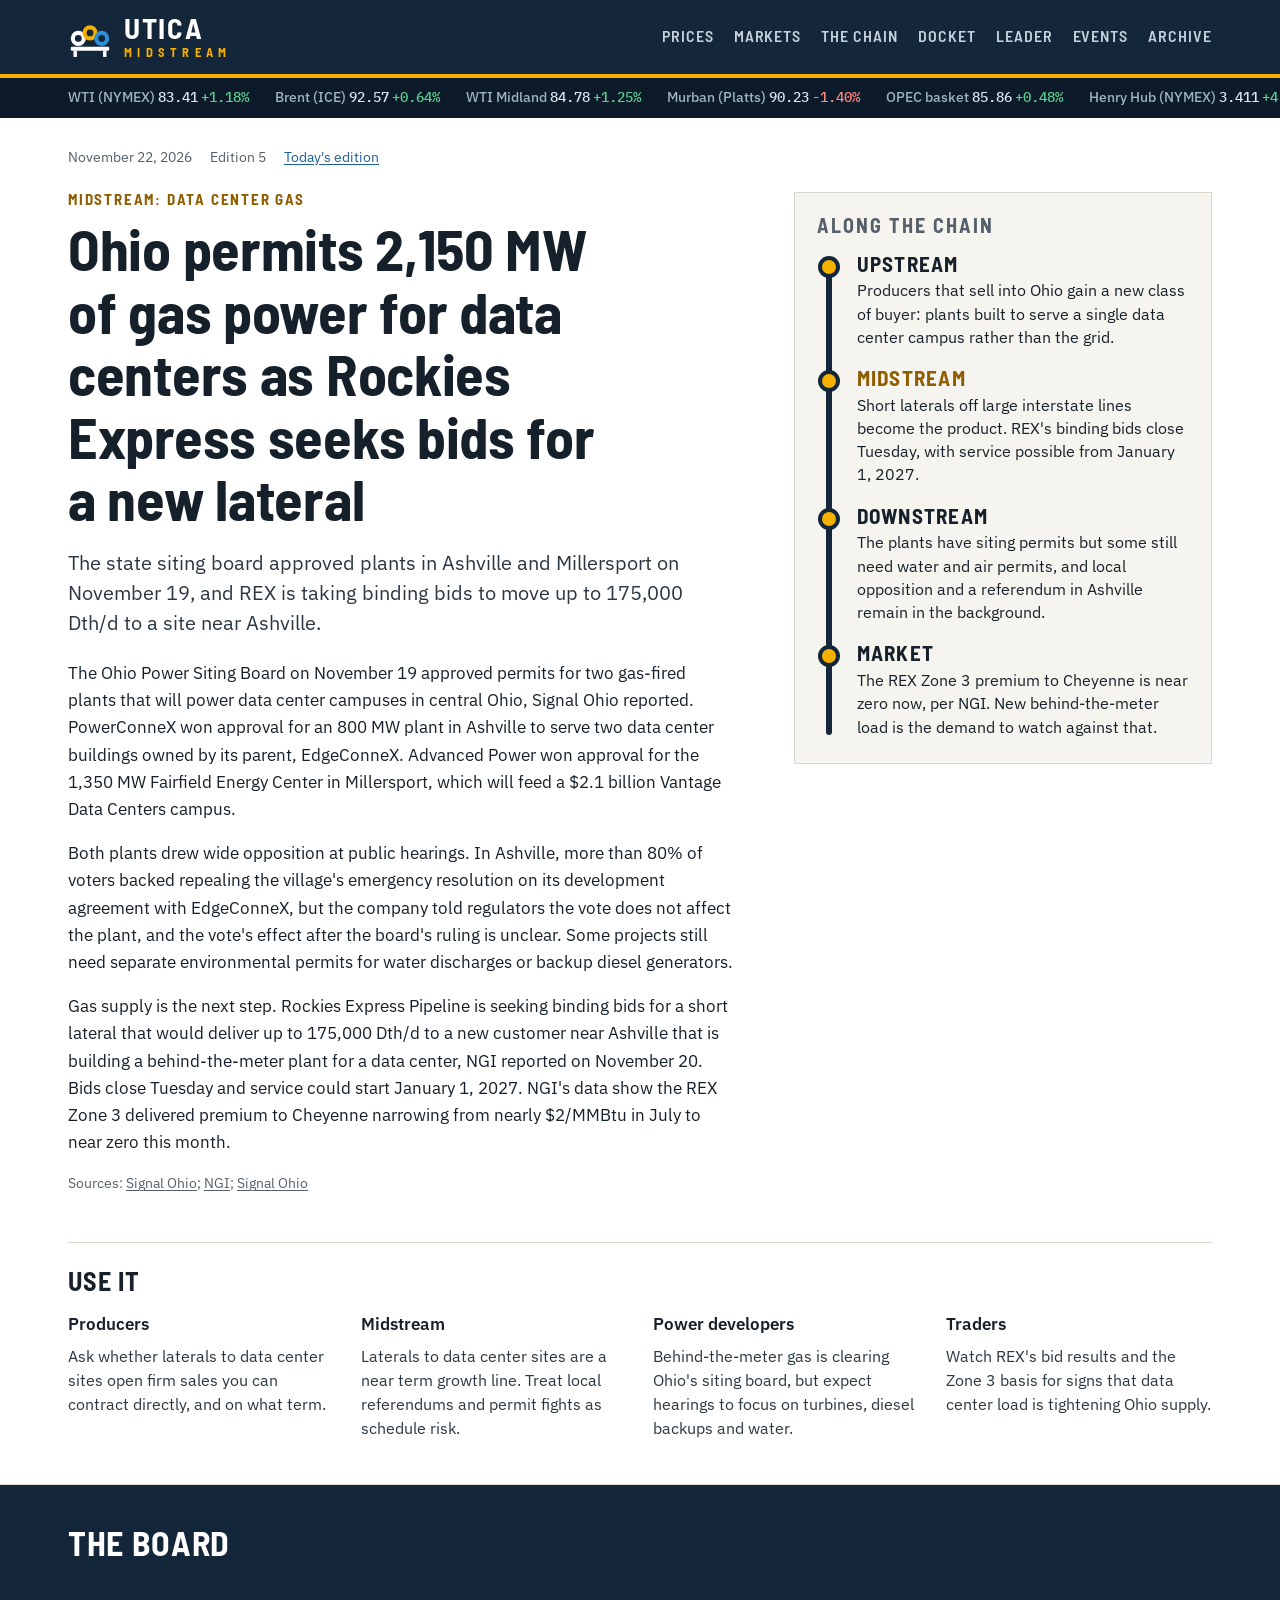
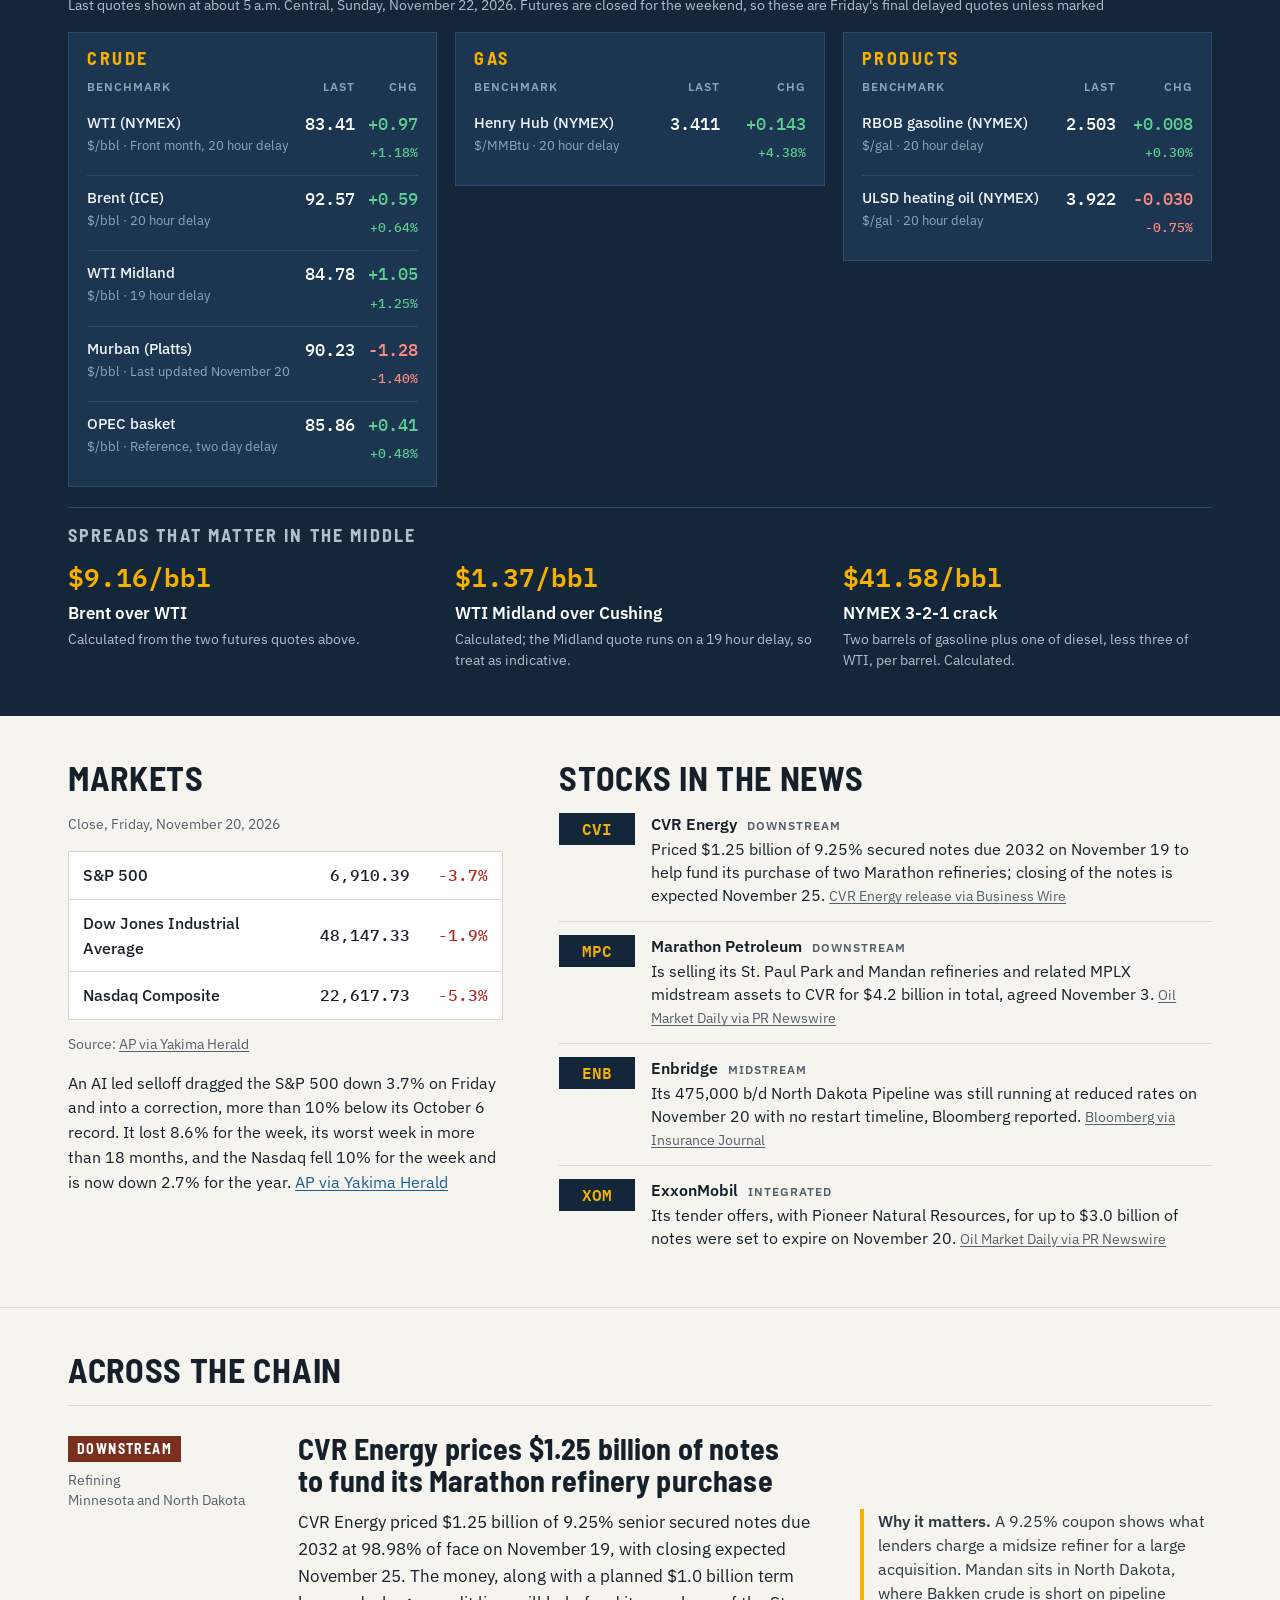
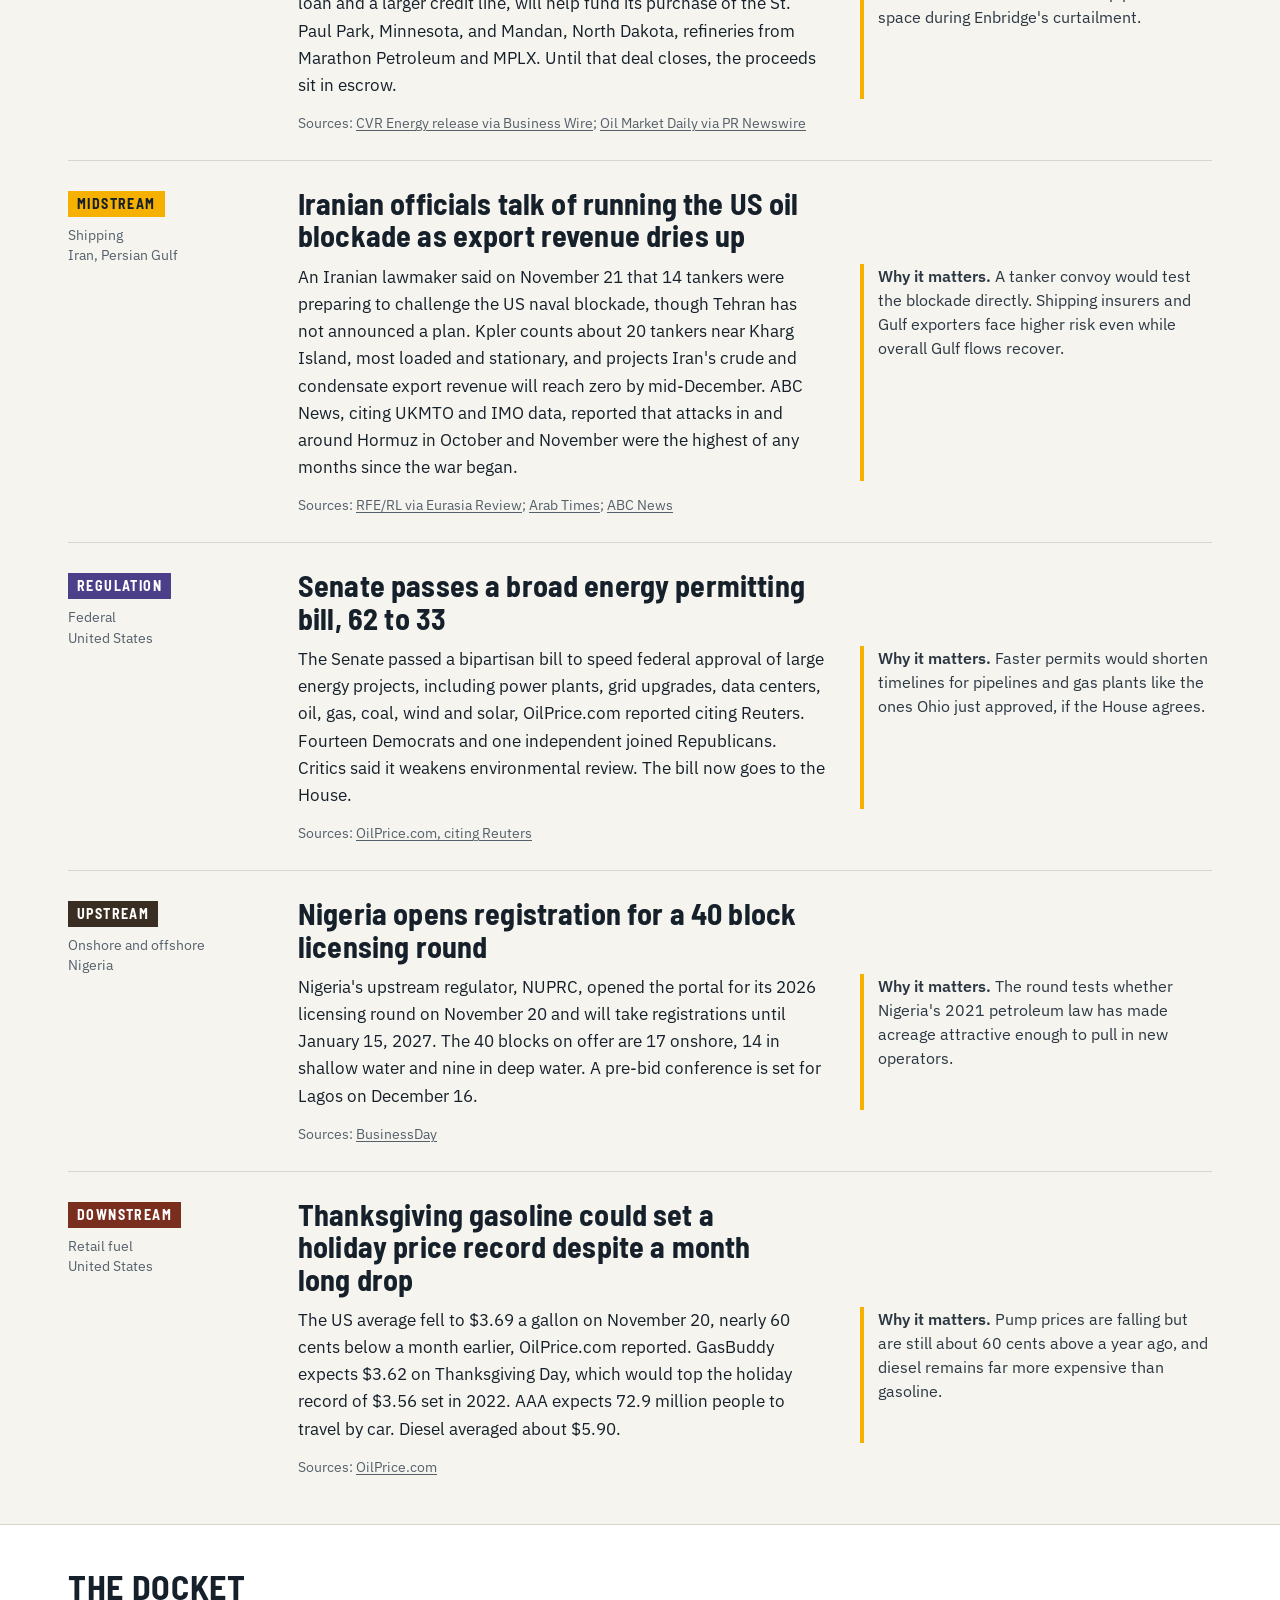
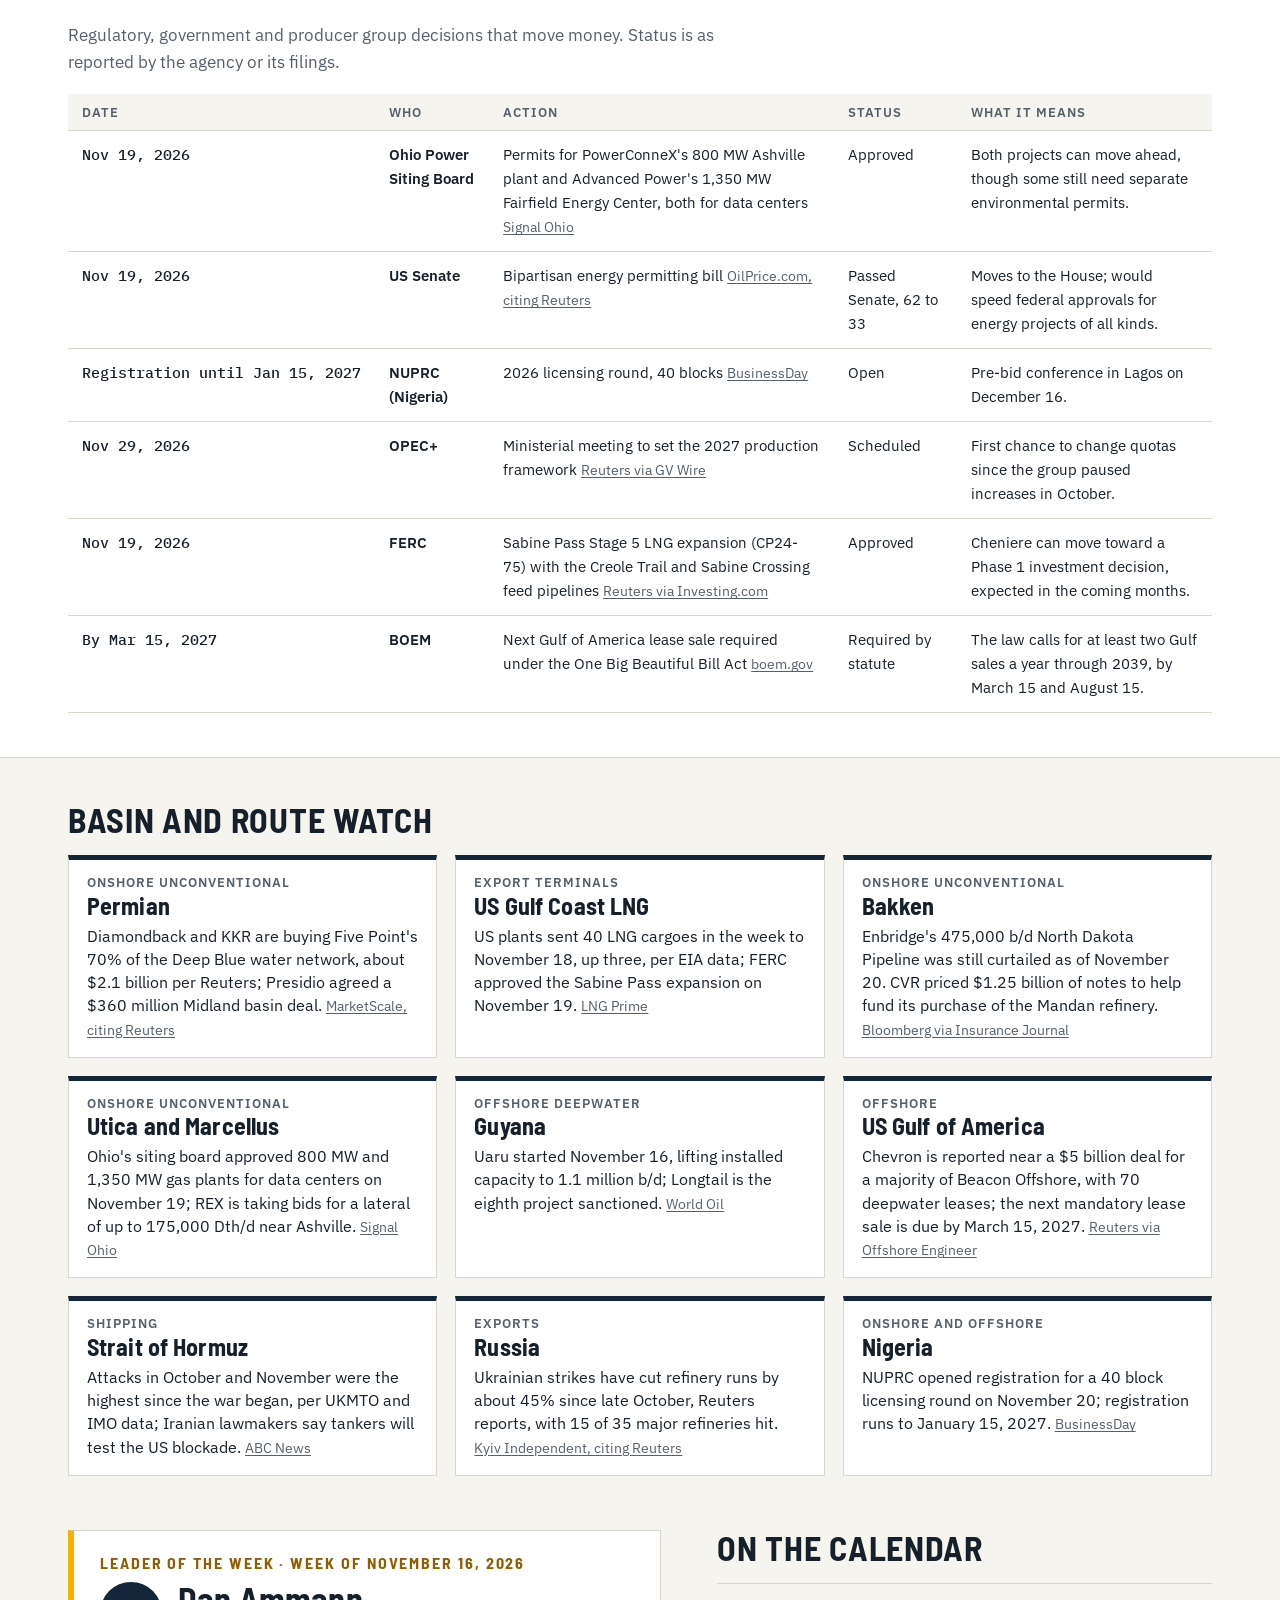
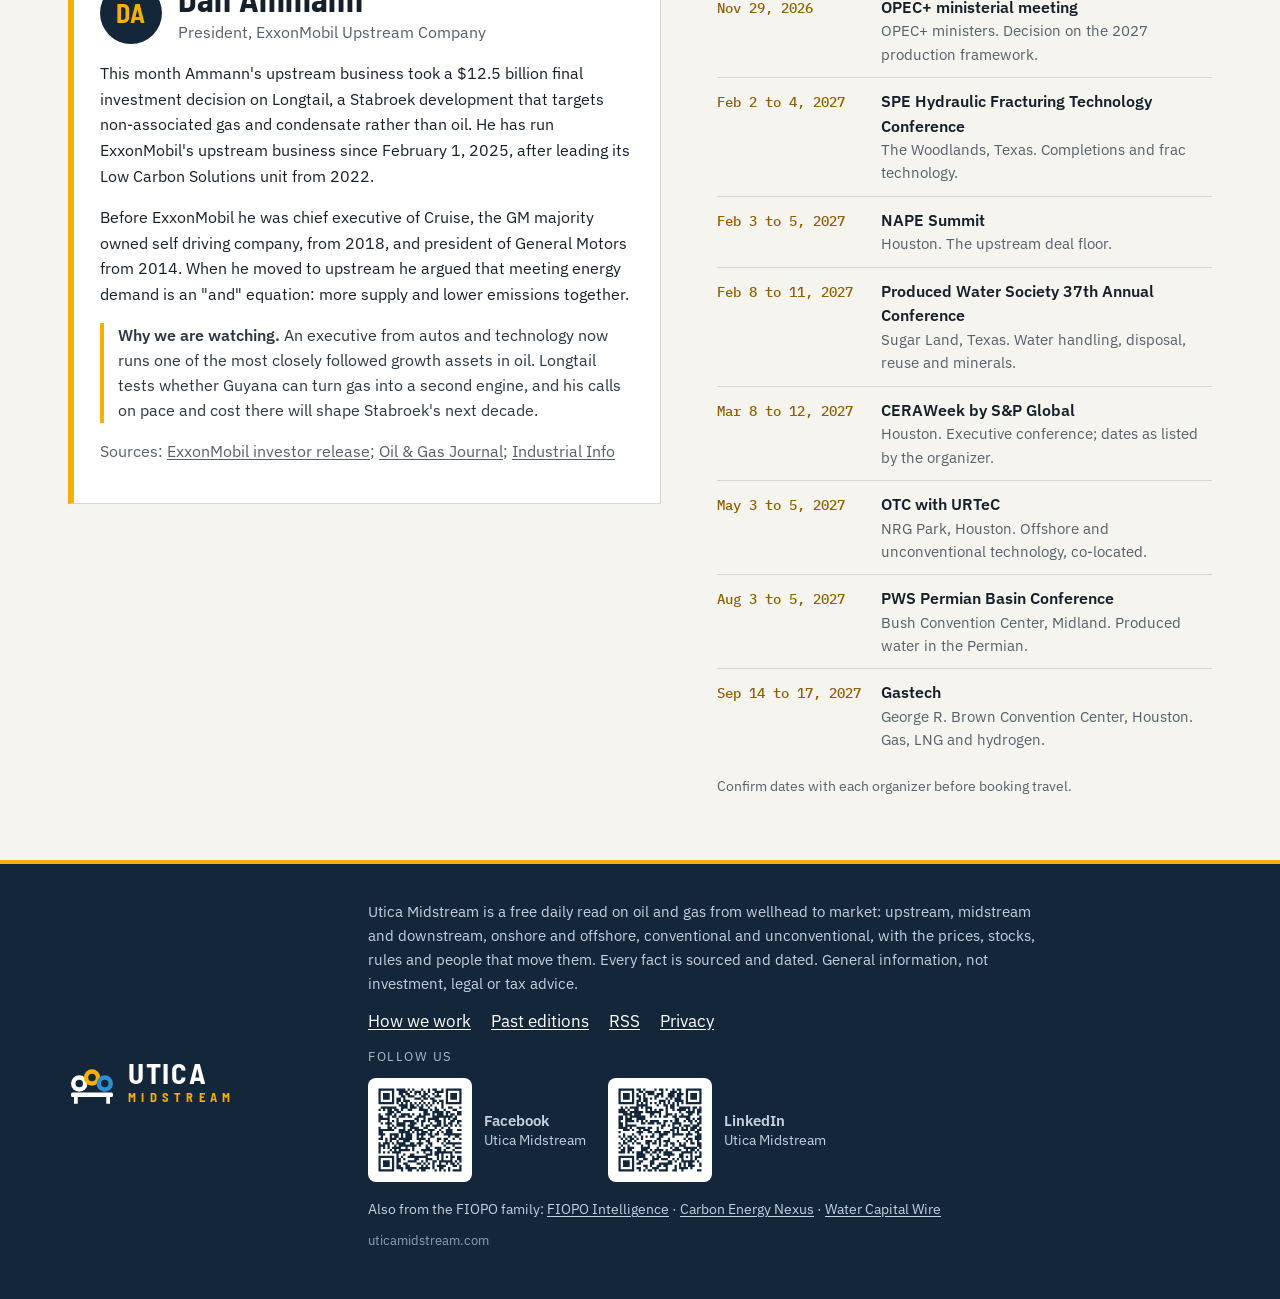
<file: archive/2026-11-22.html>
<!DOCTYPE html>
<html lang="en">
<head>
<meta charset="utf-8">
<meta name="viewport" content="width=device-width, initial-scale=1">
<meta http-equiv="Content-Security-Policy" content="default-src 'self'; script-src 'self'; style-src 'self' 'unsafe-inline'; img-src 'self' data:; font-src 'self'; connect-src 'self'; object-src 'none'; base-uri 'self'; form-action 'self'; upgrade-insecure-requests">
<meta name="referrer" content="strict-origin-when-cross-origin">
<title>Ohio permits 2,150 MW of gas power for data centers as Rockies Express seeks bids for a new lateral | Utica Midstream</title>
<meta name="description" content="Two Ohio villages, 2,150 MW of new gas-fired power, all of it for data centers. On November 19 the state siting board permitted an 800 MW plant in Ashville and a 1,350 MW plant in Millersport.">
<meta name="robots" content="index, follow, max-image-preview:large">
<link rel="canonical" href="https://uticamidstream.com/archive/2026-11-22.html">
<meta name="google-site-verification" content="088mT8MW7YSvouSN46BnCaNXU6O1GncsoiYr1Zxl6-Y">

<meta name="theme-color" content="#13263A">
<meta property="og:type" content="article">
<meta property="og:site_name" content="Utica Midstream">
<meta property="og:title" content="Ohio permits 2,150 MW of gas power for data centers as Rockies Express seeks bids for a new lateral">
<meta property="og:description" content="Two Ohio villages, 2,150 MW of new gas-fired power, all of it for data centers. On November 19 the state siting board permitted an 800 MW plant in Ashville and a 1,350 MW plant in Millersport.">
<meta property="og:url" content="https://uticamidstream.com/archive/2026-11-22.html">
<meta property="og:image" content="https://uticamidstream.com/social/2026-11-22.png">
<meta property="og:image:width" content="1080"><meta property="og:image:height" content="1350">
<meta property="article:published_time" content="2026-11-22T04:48:00-06:00">
<meta name="twitter:card" content="summary_large_image">
<meta name="twitter:title" content="Ohio permits 2,150 MW of gas power for data centers as Rockies Express seeks bids for a new lateral">
<meta name="twitter:description" content="Two Ohio villages, 2,150 MW of new gas-fired power, all of it for data centers. On November 19 the state siting board permitted an 800 MW plant in Ashville and a 1,350 MW plant in Millersport.">
<meta name="twitter:image" content="https://uticamidstream.com/social/2026-11-22.png">
<link rel="icon" type="image/svg+xml" href="../brand/um-icon.svg">
<link rel="apple-touch-icon" href="../brand/um-icon-180.png">
<link rel="alternate" type="application/rss+xml" title="Utica Midstream" href="../feed.xml">
<link rel="preload" href="../assets/fonts/barlow-semi-condensed-latin-700-normal.woff2" as="font" type="font/woff2" crossorigin>
<link rel="stylesheet" href="../assets/style.css?v=01a7a954">

<script type="application/ld+json">{"@context": "https://schema.org", "@graph": [{"@type": "NewsMediaOrganization", "@id": "https://uticamidstream.com/#org", "name": "Utica Midstream", "url": "https://uticamidstream.com/", "logo": {"@type": "ImageObject", "url": "https://uticamidstream.com/brand/um-icon-512.png", "width": 512, "height": 512}, "description": "A free daily read on oil and gas from wellhead to market: prices, stocks, pipelines, policy, projects and people, with every fact sourced and dated.", "sameAs": ["https://www.facebook.com/profile.php?id=61596931970525", "https://www.linkedin.com/company/uticamidstream/"]}, {"@type": "NewsArticle", "@id": "https://uticamidstream.com/archive/2026-11-22.html#article", "headline": "Ohio permits 2,150 MW of gas power for data centers as Rockies Express seeks bids for a new lateral", "description": "Two Ohio villages, 2,150 MW of new gas-fired power, all of it for data centers. On November 19 the state siting board permitted an 800 MW plant in Ashville and a 1,350 MW plant in Millersport.", "url": "https://uticamidstream.com/archive/2026-11-22.html", "mainEntityOfPage": "https://uticamidstream.com/archive/2026-11-22.html", "image": ["https://uticamidstream.com/social/2026-11-22.png"], "datePublished": "2026-11-22T04:48:00-06:00", "dateModified": "2026-11-22T04:48:00-06:00", "inLanguage": "en-US", "isAccessibleForFree": true, "articleSection": ["Midstream: data center gas", "Downstream", "Midstream", "Regulation", "Upstream", "Downstream"], "author": {"@id": "https://uticamidstream.com/#org"}, "publisher": {"@id": "https://uticamidstream.com/#org"}}, {"@type": "Person", "name": "Dan Ammann", "jobTitle": "President, ExxonMobil Upstream Company"}]}</script>
</head>
<body>
<a class="skip" href="#main">Skip to content</a>
<header class="top">
 <div class="wrap">
  <a class="brand" href="../" aria-label="Utica Midstream home"><img src="../brand/um-mark-white.svg" alt="" width="44" height="44"><span class="wm"><span class="w1">UTICA</span><span class="w2">MIDSTREAM</span></span></a>
  <nav class="main" aria-label="Main">
   <a href="../#prices">Prices</a>
   <a href="../#markets">Markets</a>
   <a href="../#chain">The chain</a>
   <a href="../#docket">Docket</a>
   <a href="../#leader">Leader</a>
   <a href="../#events">Events</a>
   <a href="../archive/">Archive</a>
  </nav>
 </div>
</header>
<div class="tape" id="prices-tape" aria-label="Price tape">
 <div class="wrap tape-in"><span class="tk"><b>WTI (NYMEX)</b> <span class="num">83.41</span> <span class="num up">+1.18%</span></span><span class="tk"><b>Brent (ICE)</b> <span class="num">92.57</span> <span class="num up">+0.64%</span></span><span class="tk"><b>WTI Midland</b> <span class="num">84.78</span> <span class="num up">+1.25%</span></span><span class="tk"><b>Murban (Platts)</b> <span class="num">90.23</span> <span class="num dn">-1.40%</span></span><span class="tk"><b>OPEC basket</b> <span class="num">85.86</span> <span class="num up">+0.48%</span></span><span class="tk"><b>Henry Hub (NYMEX)</b> <span class="num">3.411</span> <span class="num up">+4.38%</span></span><span class="tk"><b>RBOB gasoline (NYMEX)</b> <span class="num">2.503</span> <span class="num up">+0.30%</span></span><span class="tk"><b>ULSD heating oil (NYMEX)</b> <span class="num">3.922</span> <span class="num dn">-0.75%</span></span></div>
</div>
<main id="main">
<section class="lead">
 <div class="wrap">
  <p class="dateline">November 22, 2026<span>Edition 5</span><a href="../">Today's edition</a></p>
  <div class="lead-grid">
   <article class="lead-story">
    <p class="kick">Midstream: data center gas</p>
    <h1>Ohio permits 2,150 MW of gas power for data centers as Rockies Express seeks bids for a new lateral</h1>
    <p class="dek">The state siting board approved plants in Ashville and Millersport on November 19, and REX is taking binding bids to move up to 175,000 Dth/d to a site near Ashville.</p>
    <p>The Ohio Power Siting Board on November 19 approved permits for two gas-fired plants that will power data center campuses in central Ohio, Signal Ohio reported. PowerConneX won approval for an 800 MW plant in Ashville to serve two data center buildings owned by its parent, EdgeConneX. Advanced Power won approval for the 1,350 MW Fairfield Energy Center in Millersport, which will feed a $2.1 billion Vantage Data Centers campus.</p><p>Both plants drew wide opposition at public hearings. In Ashville, more than 80% of voters backed repealing the village&#39;s emergency resolution on its development agreement with EdgeConneX, but the company told regulators the vote does not affect the plant, and the vote&#39;s effect after the board&#39;s ruling is unclear. Some projects still need separate environmental permits for water discharges or backup diesel generators.</p><p>Gas supply is the next step. Rockies Express Pipeline is seeking binding bids for a short lateral that would deliver up to 175,000 Dth/d to a new customer near Ashville that is building a behind-the-meter plant for a data center, NGI reported on November 20. Bids close Tuesday and service could start January 1, 2027. NGI&#39;s data show the REX Zone 3 delivered premium to Cheyenne narrowing from nearly $2/MMBtu in July to near zero this month.</p>
    <p class="src">Sources: <a href="https://signalohio.org/ohio-approves-two-large-power-plants-exclusively-for-data-centers/" rel="noopener">Signal Ohio</a>; <a href="https://naturalgasintel.com/news/rex-seeks-natural-gas-commitments-for-lateral-near-ohio-data-center-site/" rel="noopener">NGI</a>; <a href="https://signalohio.org/buckeye-lake-millersport-ohio-data-center-gas-power-plant/" rel="noopener">Signal Ohio</a></p>
   </article>
   <aside class="flowline" aria-label="How this story moves along the value chain">
    <h2>Along the chain</h2>
    <ol>
     
     <li class="st st-upstream on"><span class="node" aria-hidden="true"></span><h3>Upstream</h3><p>Producers that sell into Ohio gain a new class of buyer: plants built to serve a single data center campus rather than the grid.</p></li>
     
     <li class="st st-midstream on"><span class="node" aria-hidden="true"></span><h3>Midstream</h3><p>Short laterals off large interstate lines become the product. REX&#39;s binding bids close Tuesday, with service possible from January 1, 2027.</p></li>
     
     <li class="st st-downstream on"><span class="node" aria-hidden="true"></span><h3>Downstream</h3><p>The plants have siting permits but some still need water and air permits, and local opposition and a referendum in Ashville remain in the background.</p></li>
     
     <li class="st st-market on"><span class="node" aria-hidden="true"></span><h3>Market</h3><p>The REX Zone 3 premium to Cheyenne is near zero now, per NGI. New behind-the-meter load is the demand to watch against that.</p></li>
     
    </ol>
   </aside>
  </div>
  <div class="use">
   <h2>Use it</h2>
   <dl><div><dt>Producers</dt><dd>Ask whether laterals to data center sites open firm sales you can contract directly, and on what term.</dd></div><div><dt>Midstream</dt><dd>Laterals to data center sites are a near term growth line. Treat local referendums and permit fights as schedule risk.</dd></div><div><dt>Power developers</dt><dd>Behind-the-meter gas is clearing Ohio&#39;s siting board, but expect hearings to focus on turbines, diesel backups and water.</dd></div><div><dt>Traders</dt><dd>Watch REX&#39;s bid results and the Zone 3 basis for signs that data center load is tightening Ohio supply.</dd></div></dl>
  </div>
 </div>
</section>

<section class="board" id="prices" aria-label="Commodity prices">
 <div class="wrap">
  <div class="board-head"><h2 class="sh">The board</h2><p class="asof">Last quotes shown at about 5 a.m. Central, Sunday, November 22, 2026. Futures are closed for the weekend, so these are Friday&#39;s final delayed quotes unless marked</p></div>
  <div class="board-grid">
   
   <div class="panel">
    <h3>Crude</h3>
    <table>
     <thead><tr><th scope="col">Benchmark</th><th scope="col" class="r">Last</th><th scope="col" class="r">Chg</th></tr></thead>
     <tbody><tr><th scope="row"><a href="https://oilprice.com/oil-price-charts/" rel="noopener">WTI (NYMEX)</a><span class="unit">$/bbl · Front month, 20 hour delay</span></th><td class="r num">83.41</td><td class="r num up">+0.97<br><span class="pc">+1.18%</span></td></tr><tr><th scope="row"><a href="https://oilprice.com/oil-price-charts/" rel="noopener">Brent (ICE)</a><span class="unit">$/bbl · 20 hour delay</span></th><td class="r num">92.57</td><td class="r num up">+0.59<br><span class="pc">+0.64%</span></td></tr><tr><th scope="row"><a href="https://oilprice.com/oil-price-charts/" rel="noopener">WTI Midland</a><span class="unit">$/bbl · 19 hour delay</span></th><td class="r num">84.78</td><td class="r num up">+1.05<br><span class="pc">+1.25%</span></td></tr><tr><th scope="row"><a href="https://oilprice.com/oil-price-charts/" rel="noopener">Murban (Platts)</a><span class="unit">$/bbl · Last updated November 20</span></th><td class="r num">90.23</td><td class="r num dn">-1.28<br><span class="pc">-1.40%</span></td></tr><tr><th scope="row"><a href="https://oilprice.com/oil-price-charts/" rel="noopener">OPEC basket</a><span class="unit">$/bbl · Reference, two day delay</span></th><td class="r num">85.86</td><td class="r num up">+0.41<br><span class="pc">+0.48%</span></td></tr></tbody>
    </table>
   </div>
   
   <div class="panel">
    <h3>Gas</h3>
    <table>
     <thead><tr><th scope="col">Benchmark</th><th scope="col" class="r">Last</th><th scope="col" class="r">Chg</th></tr></thead>
     <tbody><tr><th scope="row"><a href="https://oilprice.com/oil-price-charts/" rel="noopener">Henry Hub (NYMEX)</a><span class="unit">$/MMBtu · 20 hour delay</span></th><td class="r num">3.411</td><td class="r num up">+0.143<br><span class="pc">+4.38%</span></td></tr></tbody>
    </table>
   </div>
   
   <div class="panel">
    <h3>Products</h3>
    <table>
     <thead><tr><th scope="col">Benchmark</th><th scope="col" class="r">Last</th><th scope="col" class="r">Chg</th></tr></thead>
     <tbody><tr><th scope="row"><a href="https://oilprice.com/oil-price-charts/" rel="noopener">RBOB gasoline (NYMEX)</a><span class="unit">$/gal · 20 hour delay</span></th><td class="r num">2.503</td><td class="r num up">+0.008<br><span class="pc">+0.30%</span></td></tr><tr><th scope="row"><a href="https://oilprice.com/oil-price-charts/" rel="noopener">ULSD heating oil (NYMEX)</a><span class="unit">$/gal · 20 hour delay</span></th><td class="r num">3.922</td><td class="r num dn">-0.030<br><span class="pc">-0.75%</span></td></tr></tbody>
    </table>
   </div>
   
  </div>
  <div class="spreads">
   <h3>Spreads that matter in the middle</h3>
   <ul><li><span class="num">$9.16/bbl</span><b>Brent over WTI</b><span>Calculated from the two futures quotes above.</span></li><li><span class="num">$1.37/bbl</span><b>WTI Midland over Cushing</b><span>Calculated; the Midland quote runs on a 19 hour delay, so treat as indicative.</span></li><li><span class="num">$41.58/bbl</span><b>NYMEX 3-2-1 crack</b><span>Two barrels of gasoline plus one of diesel, less three of WTI, per barrel. Calculated.</span></li></ul>
  </div>
 </div>
</section>

<section class="markets" id="markets" aria-label="Markets and stocks">
 <div class="wrap mk-grid">
  <div>
   <h2 class="sh">Markets</h2>
   <p class="asof">Close, Friday, November 20, 2026</p>
   <table class="idx">
    <tbody><tr><th scope="row">S&amp;P 500</th><td class="r num">6,910.39</td><td class="r num dn">-3.7%</td></tr><tr><th scope="row">Dow Jones Industrial Average</th><td class="r num">48,147.33</td><td class="r num dn">-1.9%</td></tr><tr><th scope="row">Nasdaq Composite</th><td class="r num">22,617.73</td><td class="r num dn">-5.3%</td></tr></tbody>
   </table>
   <p class="src">Source: <a href="https://www.yakimaherald.com/news/nation_and_world/business/how-major-us-stock-indexes-fared-friday-11-20-2026/article_963ce6d2-85a3-5fd6-981d-e60b72a58fbb.html" rel="noopener">AP via Yakima Herald</a></p>
   <p class="read">An AI led selloff dragged the S&amp;P 500 down 3.7% on Friday and into a correction, more than 10% below its October 6 record. It lost 8.6% for the week, its worst week in more than 18 months, and the Nasdaq fell 10% for the week and is now down 2.7% for the year. <a href="https://www.yakimaherald.com/news/nation_and_world/business/how-major-us-stock-indexes-fared-friday-11-20-2026/article_963ce6d2-85a3-5fd6-981d-e60b72a58fbb.html" rel="noopener">AP via Yakima Herald</a></p>
  </div>
  <div>
   <h2 class="sh">Stocks in the news</h2>
   <ul class="stocks"><li><span class="tick">CVI</span><div><p class="sn"><b>CVR Energy</b> <span class="seg">Downstream</span></p><p>Priced $1.25 billion of 9.25% secured notes due 2032 on November 19 to help fund its purchase of two Marathon refineries; closing of the notes is expected November 25. <a href="https://finviz.com/news/425643/cvr-energy-announces-pricing-of-125-billion-of-9250-senior-secured-notes-due-2032" rel="noopener">CVR Energy release via Business Wire</a></p></div></li><li><span class="tick">MPC</span><div><p class="sn"><b>Marathon Petroleum</b> <span class="seg">Downstream</span></p><p>Is selling its St. Paul Park and Mandan refineries and related MPLX midstream assets to CVR for $4.2 billion in total, agreed November 3. <a href="https://finviz.com/news/425306/crude-gives-back-ground-midweek-as-inventories-build-and-surplus-talk-grows" rel="noopener">Oil Market Daily via PR Newswire</a></p></div></li><li><span class="tick">ENB</span><div><p class="sn"><b>Enbridge</b> <span class="seg">Midstream</span></p><p>Its 475,000 b/d North Dakota Pipeline was still running at reduced rates on November 20 with no restart timeline, Bloomberg reported. <a href="https://www.insurancejournal.com/news/midwest/2026/11/20/893327.htm" rel="noopener">Bloomberg via Insurance Journal</a></p></div></li><li><span class="tick">XOM</span><div><p class="sn"><b>ExxonMobil</b> <span class="seg">Integrated</span></p><p>Its tender offers, with Pioneer Natural Resources, for up to $3.0 billion of notes were set to expire on November 20. <a href="https://finviz.com/news/425306/crude-gives-back-ground-midweek-as-inventories-build-and-surplus-talk-grows" rel="noopener">Oil Market Daily via PR Newswire</a></p></div></li></ul>
  </div>
 </div>
</section>

<section class="chain" id="chain">
 <div class="wrap">
  <h2 class="sh">Across the chain</h2>
  
  <article class="brief" id="money">
   <div class="tags"><p class="seg seg-downstream">Downstream</p><p class="set"><span>Refining</span><span>Minnesota and North Dakota</span></p></div>
   <div>
    <h3>CVR Energy prices $1.25 billion of notes to fund its Marathon refinery purchase</h3>
    <div class="brief-body"><p>CVR Energy priced $1.25 billion of 9.25% senior secured notes due 2032 at 98.98% of face on November 19, with closing expected November 25. The money, along with a planned $1.0 billion term loan and a larger credit line, will help fund its purchase of the St. Paul Park, Minnesota, and Mandan, North Dakota, refineries from Marathon Petroleum and MPLX. Until that deal closes, the proceeds sit in escrow.</p><p class="why"><b>Why it matters.</b> A 9.25% coupon shows what lenders charge a midsize refiner for a large acquisition. Mandan sits in North Dakota, where Bakken crude is short on pipeline space during Enbridge&#39;s curtailment.</p></div>
    <p class="src">Sources: <a href="https://finviz.com/news/425643/cvr-energy-announces-pricing-of-125-billion-of-9250-senior-secured-notes-due-2032" rel="noopener">CVR Energy release via Business Wire</a>; <a href="https://finviz.com/news/425306/crude-gives-back-ground-midweek-as-inventories-build-and-surplus-talk-grows" rel="noopener">Oil Market Daily via PR Newswire</a></p>
   </div>
  </article>
  
  <article class="brief" id="world">
   <div class="tags"><p class="seg seg-midstream">Midstream</p><p class="set"><span>Shipping</span><span>Iran, Persian Gulf</span></p></div>
   <div>
    <h3>Iranian officials talk of running the US oil blockade as export revenue dries up</h3>
    <div class="brief-body"><p>An Iranian lawmaker said on November 21 that 14 tankers were preparing to challenge the US naval blockade, though Tehran has not announced a plan. Kpler counts about 20 tankers near Kharg Island, most loaded and stationary, and projects Iran&#39;s crude and condensate export revenue will reach zero by mid-December. ABC News, citing UKMTO and IMO data, reported that attacks in and around Hormuz in October and November were the highest of any months since the war began.</p><p class="why"><b>Why it matters.</b> A tanker convoy would test the blockade directly. Shipping insurers and Gulf exporters face higher risk even while overall Gulf flows recover.</p></div>
    <p class="src">Sources: <a href="https://www.eurasiareview.com/21112026-with-oil-revenue-running-out-iran-teases-breaking-us-blockade/" rel="noopener">RFE/RL via Eurasia Review</a>; <a href="https://www.arabtimesonline.com/news/iranian-regime-says-it-has-no-choice-but-to-break-us-blockade-as-14-oil-tankers-prepare-to-challenge-restrictions/" rel="noopener">Arab Times</a>; <a href="https://abcnews.com/International/strait-hormuz-attacks-increased-highest-level-iran-war/story?id=138304456" rel="noopener">ABC News</a></p>
   </div>
  </article>
  
  <article class="brief" id="permitting">
   <div class="tags"><p class="seg seg-regulation">Regulation</p><p class="set"><span>Federal</span><span>United States</span></p></div>
   <div>
    <h3>Senate passes a broad energy permitting bill, 62 to 33</h3>
    <div class="brief-body"><p>The Senate passed a bipartisan bill to speed federal approval of large energy projects, including power plants, grid upgrades, data centers, oil, gas, coal, wind and solar, OilPrice.com reported citing Reuters. Fourteen Democrats and one independent joined Republicans. Critics said it weakens environmental review. The bill now goes to the House.</p><p class="why"><b>Why it matters.</b> Faster permits would shorten timelines for pipelines and gas plants like the ones Ohio just approved, if the House agrees.</p></div>
    <p class="src">Sources: <a href="https://oilprice.com/Latest-Energy-News/World-News/Senate-Passes-Sweeping-Energy-Permitting-Reform-Bill-in-62-33-Vote.html" rel="noopener">OilPrice.com, citing Reuters</a></p>
   </div>
  </article>
  
  <article class="brief" id="nigeria">
   <div class="tags"><p class="seg seg-upstream">Upstream</p><p class="set"><span>Onshore and offshore</span><span>Nigeria</span></p></div>
   <div>
    <h3>Nigeria opens registration for a 40 block licensing round</h3>
    <div class="brief-body"><p>Nigeria&#39;s upstream regulator, NUPRC, opened the portal for its 2026 licensing round on November 20 and will take registrations until January 15, 2027. The 40 blocks on offer are 17 onshore, 14 in shallow water and nine in deep water. A pre-bid conference is set for Lagos on December 16.</p><p class="why"><b>Why it matters.</b> The round tests whether Nigeria&#39;s 2021 petroleum law has made acreage attractive enough to pull in new operators.</p></div>
    <p class="src">Sources: <a href="https://businessday.ng/energy/article/nuprc-opens-portal-for-2026-oil-bid-round-as-40-blocks-go-on-offer/" rel="noopener">BusinessDay</a></p>
   </div>
  </article>
  
  <article class="brief" id="gasoline">
   <div class="tags"><p class="seg seg-downstream">Downstream</p><p class="set"><span>Retail fuel</span><span>United States</span></p></div>
   <div>
    <h3>Thanksgiving gasoline could set a holiday price record despite a month long drop</h3>
    <div class="brief-body"><p>The US average fell to $3.69 a gallon on November 20, nearly 60 cents below a month earlier, OilPrice.com reported. GasBuddy expects $3.62 on Thanksgiving Day, which would top the holiday record of $3.56 set in 2022. AAA expects 72.9 million people to travel by car. Diesel averaged about $5.90.</p><p class="why"><b>Why it matters.</b> Pump prices are falling but are still about 60 cents above a year ago, and diesel remains far more expensive than gasoline.</p></div>
    <p class="src">Sources: <a href="https://oilprice.com/Latest-Energy-News/World-News/Thanksgiving-Gas-Prices-Could-Break-a-Record-Despite-Recent-Plunge.html" rel="noopener">OilPrice.com</a></p>
   </div>
  </article>
  
 </div>
</section>

<section class="docket" id="docket">
 <div class="wrap">
  <h2 class="sh">The docket</h2>
  <p class="intro">Regulatory, government and producer group decisions that move money. Status is as reported by the agency or its filings.</p>
  <div class="dk-wrap"><table>
   <thead><tr><th scope="col">Date</th><th scope="col">Who</th><th scope="col">Action</th><th scope="col">Status</th><th scope="col">What it means</th></tr></thead>
   <tbody><tr><td class="num nowrap" data-l="Date">Nov 19, 2026</td><td data-l="Who"><b>Ohio Power Siting Board</b></td><td data-l="Action">Permits for PowerConneX&#39;s 800 MW Ashville plant and Advanced Power&#39;s 1,350 MW Fairfield Energy Center, both for data centers <a href="https://signalohio.org/ohio-approves-two-large-power-plants-exclusively-for-data-centers/" rel="noopener">Signal Ohio</a></td><td data-l="Status">Approved</td><td data-l="What it means">Both projects can move ahead, though some still need separate environmental permits.</td></tr><tr><td class="num nowrap" data-l="Date">Nov 19, 2026</td><td data-l="Who"><b>US Senate</b></td><td data-l="Action">Bipartisan energy permitting bill <a href="https://oilprice.com/Latest-Energy-News/World-News/Senate-Passes-Sweeping-Energy-Permitting-Reform-Bill-in-62-33-Vote.html" rel="noopener">OilPrice.com, citing Reuters</a></td><td data-l="Status">Passed Senate, 62 to 33</td><td data-l="What it means">Moves to the House; would speed federal approvals for energy projects of all kinds.</td></tr><tr><td class="num nowrap" data-l="Date">Registration until Jan 15, 2027</td><td data-l="Who"><b>NUPRC (Nigeria)</b></td><td data-l="Action">2026 licensing round, 40 blocks <a href="https://businessday.ng/energy/article/nuprc-opens-portal-for-2026-oil-bid-round-as-40-blocks-go-on-offer/" rel="noopener">BusinessDay</a></td><td data-l="Status">Open</td><td data-l="What it means">Pre-bid conference in Lagos on December 16.</td></tr><tr><td class="num nowrap" data-l="Date">Nov 29, 2026</td><td data-l="Who"><b>OPEC+</b></td><td data-l="Action">Ministerial meeting to set the 2027 production framework <a href="https://gvwire.com/2026/11/01/opec-keeps-december-oil-output-targets-steady-ahead-of-tougher-call-for-2027/" rel="noopener">Reuters via GV Wire</a></td><td data-l="Status">Scheduled</td><td data-l="What it means">First chance to change quotas since the group paused increases in October.</td></tr><tr><td class="num nowrap" data-l="Date">Nov 19, 2026</td><td data-l="Who"><b>FERC</b></td><td data-l="Action">Sabine Pass Stage 5 LNG expansion (CP24-75) with the Creole Trail and Sabine Crossing feed pipelines <a href="https://investing.com/news/stock-market-news/federal-regulators-approve-chenieres-sabine-pass-expansion-project-5039760" rel="noopener">Reuters via Investing.com</a></td><td data-l="Status">Approved</td><td data-l="What it means">Cheniere can move toward a Phase 1 investment decision, expected in the coming months.</td></tr><tr><td class="num nowrap" data-l="Date">By Mar 15, 2027</td><td data-l="Who"><b>BOEM</b></td><td data-l="Action">Next Gulf of America lease sale required under the One Big Beautiful Bill Act <a href="https://www.boem.gov/oil-gas-energy/leasing/proposed-nos-bbg-3" rel="noopener">boem.gov</a></td><td data-l="Status">Required by statute</td><td data-l="What it means">The law calls for at least two Gulf sales a year through 2039, by March 15 and August 15.</td></tr></tbody>
  </table></div>
 </div>
</section>

<section class="basins">
 <div class="wrap">
  <h2 class="sh">Basin and route watch</h2>
  <div class="bgrid"><div class="bas"><p class="set">Onshore unconventional</p><h3>Permian</h3><p>Diamondback and KKR are buying Five Point&#39;s 70% of the Deep Blue water network, about $2.1 billion per Reuters; Presidio agreed a $360 million Midland basin deal. <a href="https://marketscale.com/industries/energy/diamondback-and-kkr-agree-to-an-estimated-21-billion-permian-water-network-buyout" rel="noopener">MarketScale, citing Reuters</a></p></div><div class="bas"><p class="set">Export terminals</p><h3>US Gulf Coast LNG</h3><p>US plants sent 40 LNG cargoes in the week to November 18, up three, per EIA data; FERC approved the Sabine Pass expansion on November 19. <a href="https://lngprime.com/americas/us-lng-exports-climb-to-40-shipments/200319" rel="noopener">LNG Prime</a></p></div><div class="bas"><p class="set">Onshore unconventional</p><h3>Bakken</h3><p>Enbridge&#39;s 475,000 b/d North Dakota Pipeline was still curtailed as of November 20. CVR priced $1.25 billion of notes to help fund its purchase of the Mandan refinery. <a href="https://www.insurancejournal.com/news/midwest/2026/11/20/893327.htm" rel="noopener">Bloomberg via Insurance Journal</a></p></div><div class="bas"><p class="set">Onshore unconventional</p><h3>Utica and Marcellus</h3><p>Ohio&#39;s siting board approved 800 MW and 1,350 MW gas plants for data centers on November 19; REX is taking bids for a lateral of up to 175,000 Dth/d near Ashville. <a href="https://signalohio.org/ohio-approves-two-large-power-plants-exclusively-for-data-centers/" rel="noopener">Signal Ohio</a></p></div><div class="bas"><p class="set">Offshore deepwater</p><h3>Guyana</h3><p>Uaru started November 16, lifting installed capacity to 1.1 million b/d; Longtail is the eighth project sanctioned. <a href="https://www.worldoil.com/news/2026/11/16/exxonmobil-starts-uaru-production-lifting-guyana-capacity-to-1-1-mmbpd/" rel="noopener">World Oil</a></p></div><div class="bas"><p class="set">Offshore</p><h3>US Gulf of America</h3><p>Chevron is reported near a $5 billion deal for a majority of Beacon Offshore, with 70 deepwater leases; the next mandatory lease sale is due by March 15, 2027. <a href="https://www.oedigital.com/amp/news/544405-chevron-nears-5b-deal-to-buy-beacon-offshore" rel="noopener">Reuters via Offshore Engineer</a></p></div><div class="bas"><p class="set">Shipping</p><h3>Strait of Hormuz</h3><p>Attacks in October and November were the highest since the war began, per UKMTO and IMO data; Iranian lawmakers say tankers will test the US blockade. <a href="https://abcnews.com/International/strait-hormuz-attacks-increased-highest-level-iran-war/story?id=138304456" rel="noopener">ABC News</a></p></div><div class="bas"><p class="set">Exports</p><h3>Russia</h3><p>Ukrainian strikes have cut refinery runs by about 45% since late October, Reuters reports, with 15 of 35 major refineries hit. <a href="https://kyivindependent.com/ukrainian-strikes-cut-russian-oil-refinery-processing-by-45-reuters-reports/" rel="noopener">Kyiv Independent, citing Reuters</a></p></div><div class="bas"><p class="set">Onshore and offshore</p><h3>Nigeria</h3><p>NUPRC opened registration for a 40 block licensing round on November 20; registration runs to January 15, 2027. <a href="https://businessday.ng/energy/article/nuprc-opens-portal-for-2026-oil-bid-round-as-40-blocks-go-on-offer/" rel="noopener">BusinessDay</a></p></div></div>
 </div>
</section>

<section class="two">
 <div class="wrap two-grid">
  <div class="leader" id="leader">
   <p class="kick">Leader of the week · Week of November 16, 2026</p>
   <div class="lh"><span class="mono" aria-hidden="true">DA</span><div><h2>Dan Ammann</h2><p class="role">President, ExxonMobil Upstream Company</p></div></div>
   <p>This month Ammann&#39;s upstream business took a $12.5 billion final investment decision on Longtail, a Stabroek development that targets non-associated gas and condensate rather than oil. He has run ExxonMobil&#39;s upstream business since February 1, 2025, after leading its Low Carbon Solutions unit from 2022.</p>
   <p>Before ExxonMobil he was chief executive of Cruise, the GM majority owned self driving company, from 2018, and president of General Motors from 2014. When he moved to upstream he argued that meeting energy demand is an &#34;and&#34; equation: more supply and lower emissions together.</p>
   <p class="why"><b>Why we are watching.</b> An executive from autos and technology now runs one of the most closely followed growth assets in oil. Longtail tests whether Guyana can turn gas into a second engine, and his calls on pace and cost there will shape Stabroek&#39;s next decade.</p>
   <p class="src">Sources: <a href="https://investor.exxonmobil.com/company-information/press-releases/detail/1177/exxonmobil-announces-leadership-changes" rel="noopener">ExxonMobil investor release</a>; <a href="https://www.ogj.com/general-interest/personnel-moves-promotions/article/55247072/exxonmobil-makes-leadership-changes" rel="noopener">Oil &amp; Gas Journal</a>; <a href="https://www.industrialinfo.com/iirenergy/industry-news/article/exxon-makes-fid-on-longtail-development-in-guyana--364826" rel="noopener">Industrial Info</a></p>
  </div>
  <div class="events" id="events">
   <h2 class="sh">On the calendar</h2>
   <ul class="cal"><li><span class="when num">Nov 29, 2026</span><div><a href="https://gvwire.com/2026/11/01/opec-keeps-december-oil-output-targets-steady-ahead-of-tougher-call-for-2027/" rel="noopener"><b>OPEC+ ministerial meeting</b></a><span>OPEC+ ministers. Decision on the 2027 production framework.</span></div></li><li><span class="when num">Feb 2 to 4, 2027</span><div><a href="https://www.spe-events.org/hydraulicfracturing/about-the-conference" rel="noopener"><b>SPE Hydraulic Fracturing Technology Conference</b></a><span>The Woodlands, Texas. Completions and frac technology.</span></div></li><li><span class="when num">Feb 3 to 5, 2027</span><div><a href="https://napeexpo.com/summit/exhibit" rel="noopener"><b>NAPE Summit</b></a><span>Houston. The upstream deal floor.</span></div></li><li><span class="when num">Feb 8 to 11, 2027</span><div><a href="https://producedwatersociety.com/" rel="noopener"><b>Produced Water Society 37th Annual Conference</b></a><span>Sugar Land, Texas. Water handling, disposal, reuse and minerals.</span></div></li><li><span class="when num">Mar 8 to 12, 2027</span><div><a href="https://baxtel.com/events/ceraweek-2027" rel="noopener"><b>CERAWeek by S&amp;P Global</b></a><span>Houston. Executive conference; dates as listed by the organizer.</span></div></li><li><span class="when num">May 3 to 5, 2027</span><div><a href="https://otcnet.org/" rel="noopener"><b>OTC with URTeC</b></a><span>NRG Park, Houston. Offshore and unconventional technology, co-located.</span></div></li><li><span class="when num">Aug 3 to 5, 2027</span><div><a href="https://producedwatersociety.com/" rel="noopener"><b>PWS Permian Basin Conference</b></a><span>Bush Convention Center, Midland. Produced water in the Permian.</span></div></li><li><span class="when num">Sep 14 to 17, 2027</span><div><a href="https://chemxplore.com/events/2027-gastech" rel="noopener"><b>Gastech</b></a><span>George R. Brown Convention Center, Houston. Gas, LNG and hydrogen.</span></div></li></ul>
   <p class="src">Confirm dates with each organizer before booking travel.</p>
  </div>
 </div>
</section>
</main>
<footer>
 <div class="wrap fgrid">
  <a class="flock" href="../" aria-label="Utica Midstream home"><img src="../brand/um-mark-white.svg" alt="" width="48" height="48"><span class="wm"><span class="w1">UTICA</span><span class="w2">MIDSTREAM</span></span></a>
  <div>
   <p>Utica Midstream is a free daily read on oil and gas from wellhead to market: upstream, midstream and downstream, onshore and offshore, conventional and unconventional, with the prices, stocks, rules and people that move them. Every fact is sourced and dated. General information, not investment, legal or tax advice.</p>
   <nav aria-label="Footer"><a href="../method.html">How we work</a><a href="../archive/">Past editions</a><a href="../feed.xml">RSS</a><a href="../privacy.html">Privacy</a></nav>
   <div class="follow"><p class="fh">Follow us</p><ul><li><a href="https://www.facebook.com/profile.php?id=61596931970525" rel="noopener"><img src="../brand/qr/facebook.svg" alt="QR code for Utica Midstream on Facebook" width="104" height="104" loading="lazy"><span><b>Facebook</b>Utica Midstream</span></a></li><li><a href="https://www.linkedin.com/company/uticamidstream/" rel="noopener"><img src="../brand/qr/linkedin.svg" alt="QR code for Utica Midstream on LinkedIn" width="104" height="104" loading="lazy"><span><b>LinkedIn</b>Utica Midstream</span></a></li></ul></div>
   <p class="sister">Also from the FIOPO family: <a href="https://fiopoin.com/">FIOPO Intelligence</a> · <a href="https://carbonenergynexus.com/">Carbon Energy Nexus</a> · <a href="https://watercapitalwire.com/">Water Capital Wire</a></p>
   <p class="small">uticamidstream.com</p>
  </div>
 </div>
</footer>
</body>
</html>
</file>
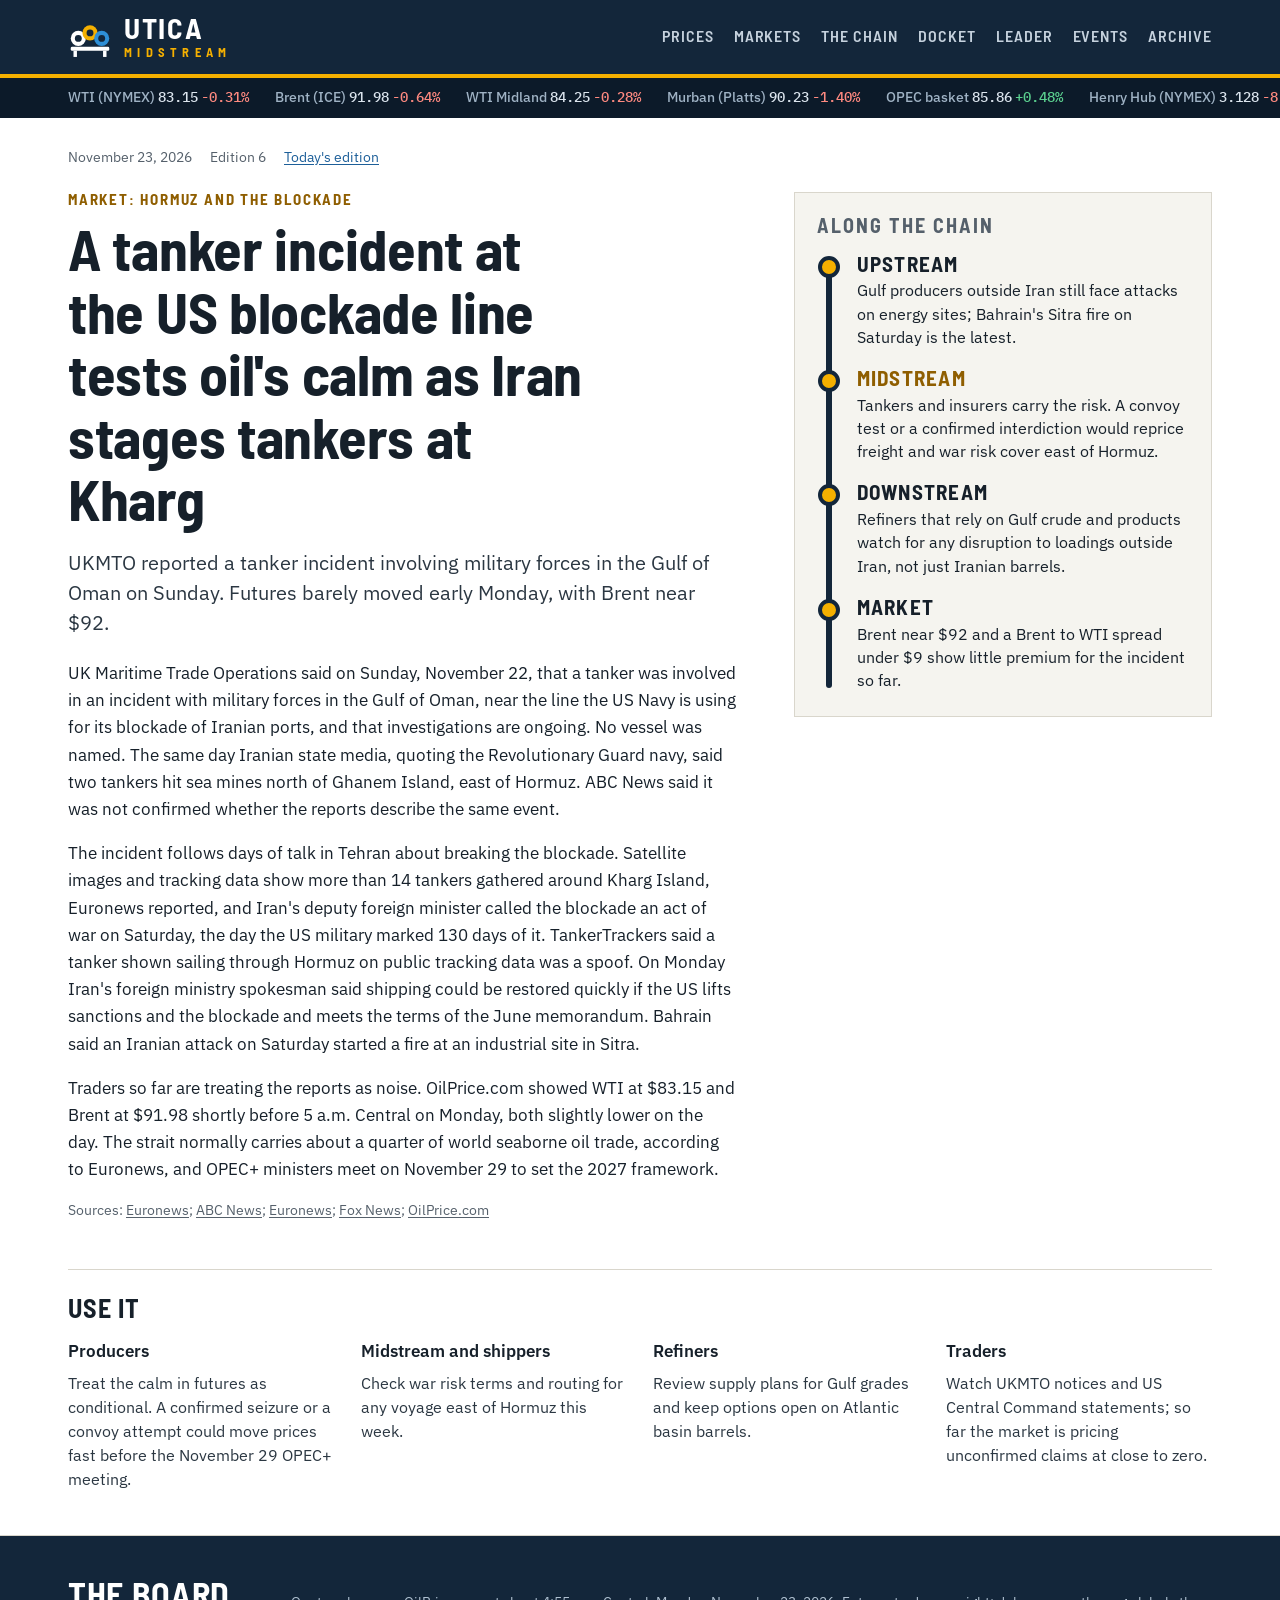
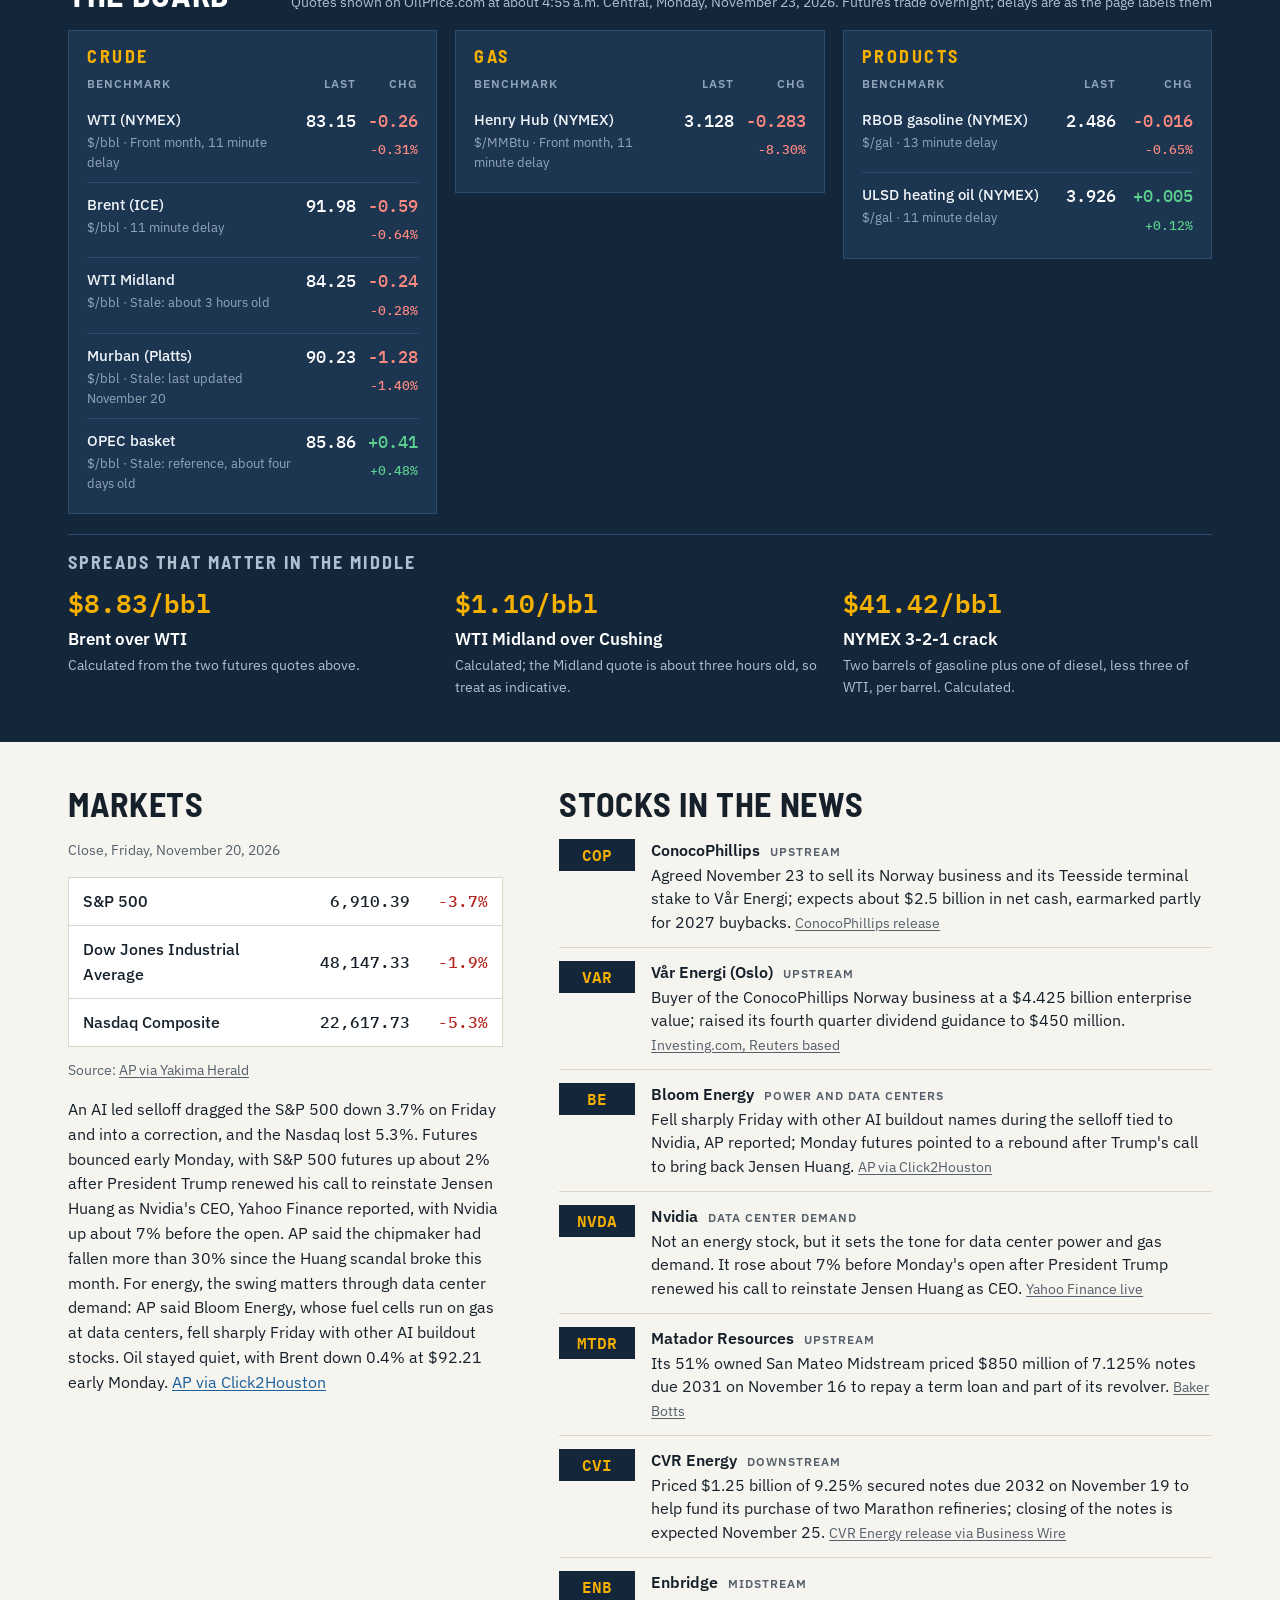
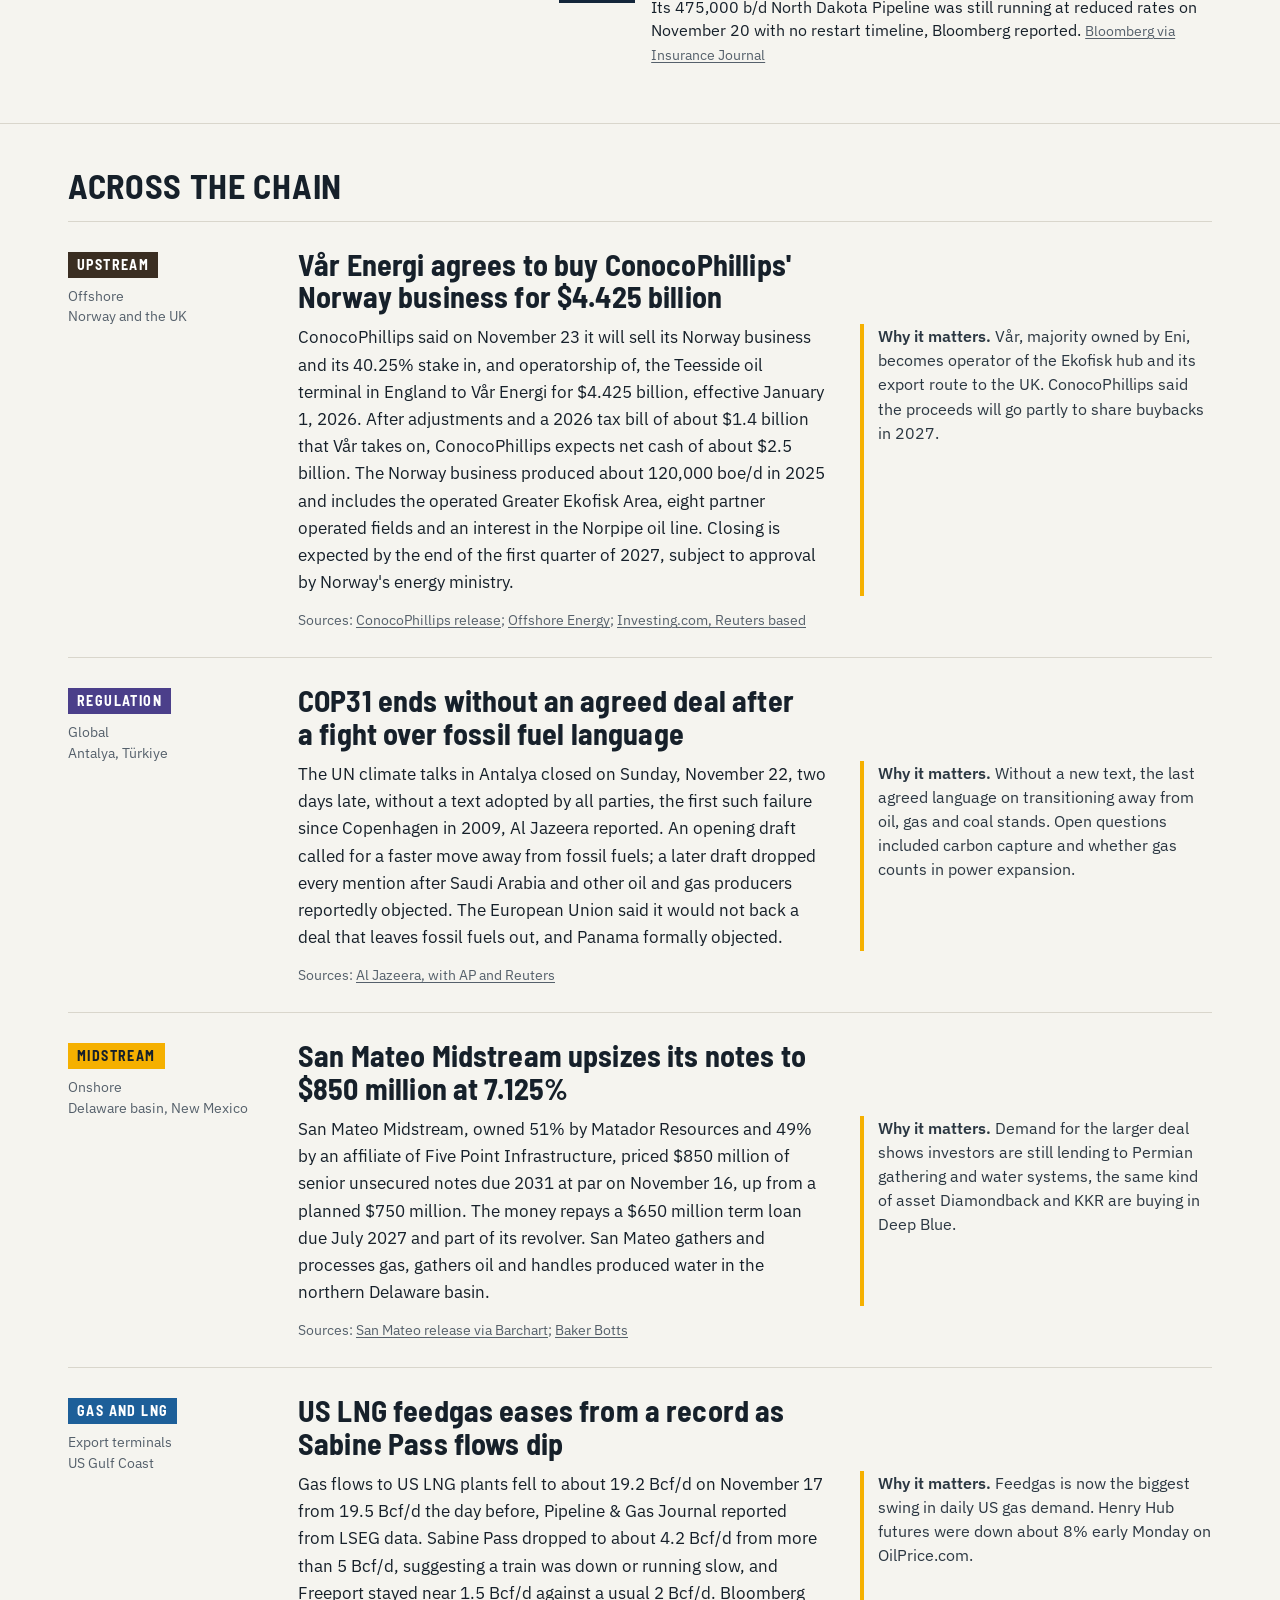
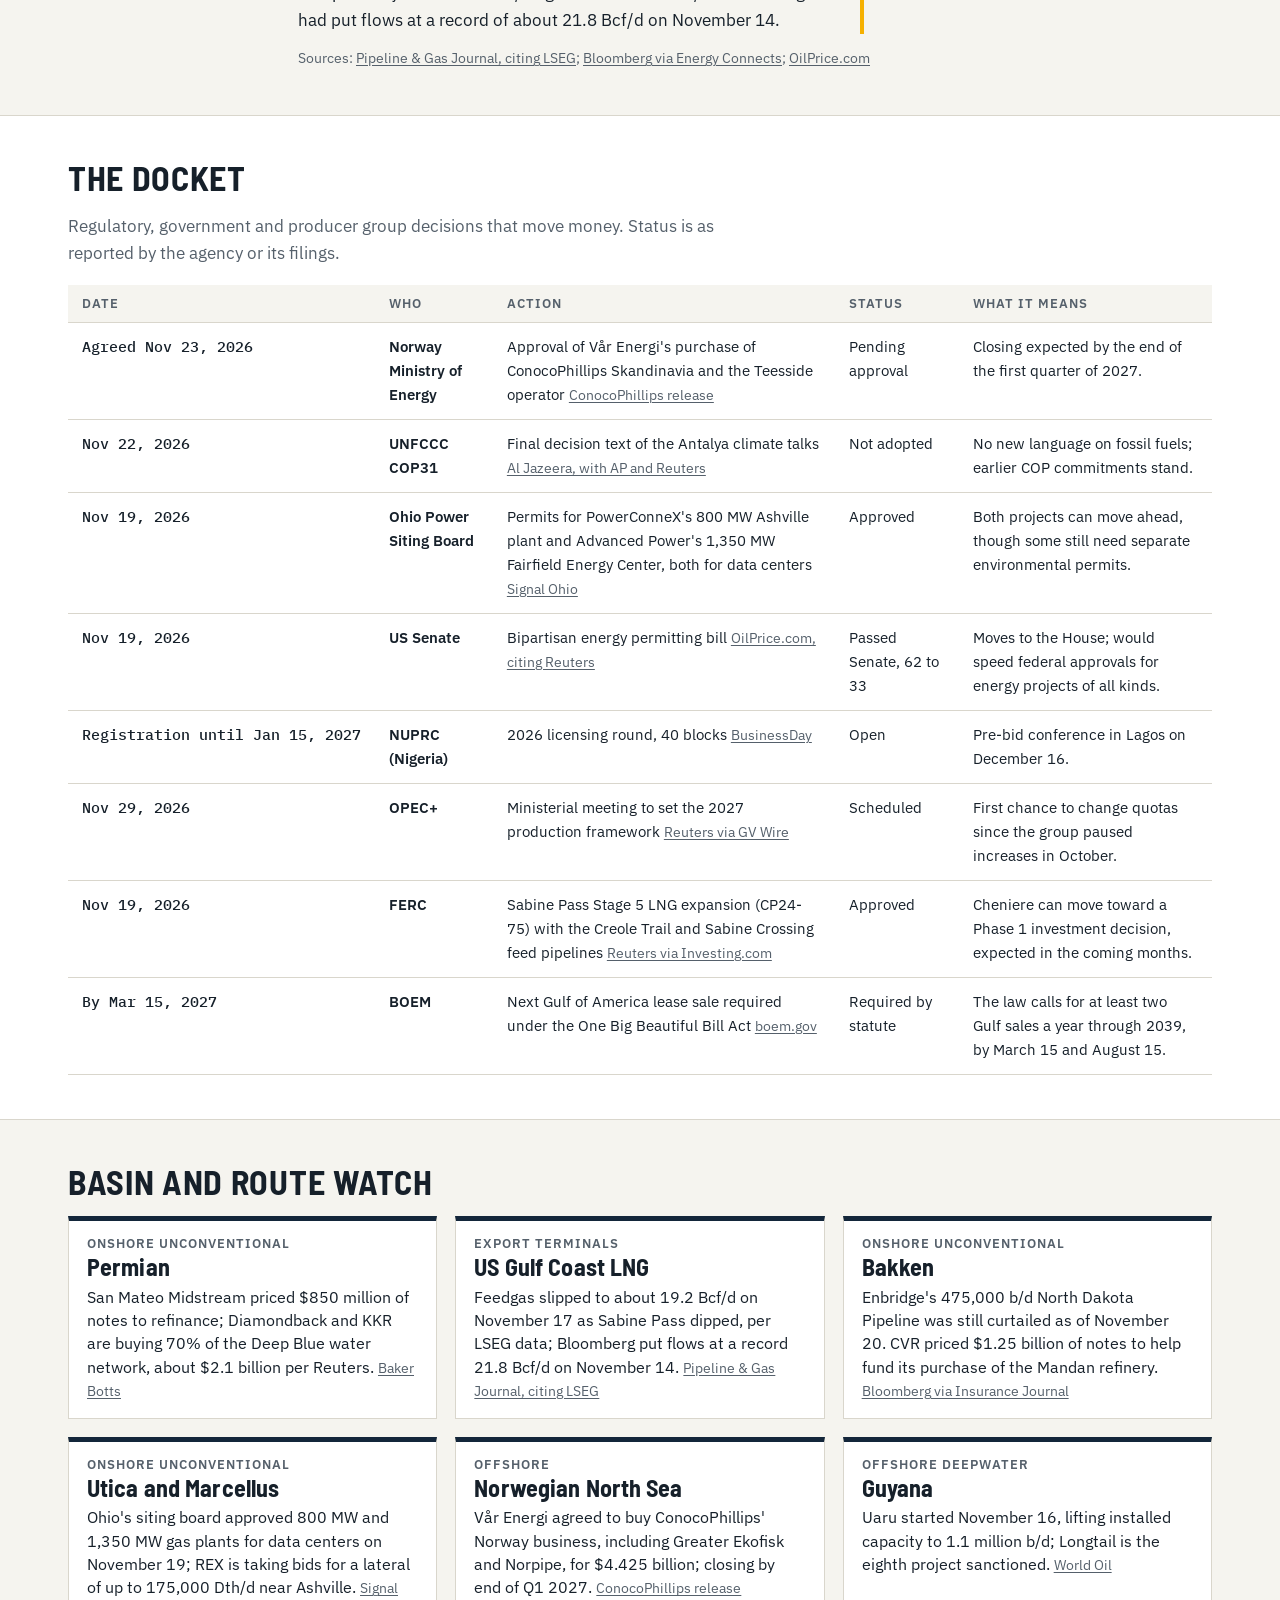
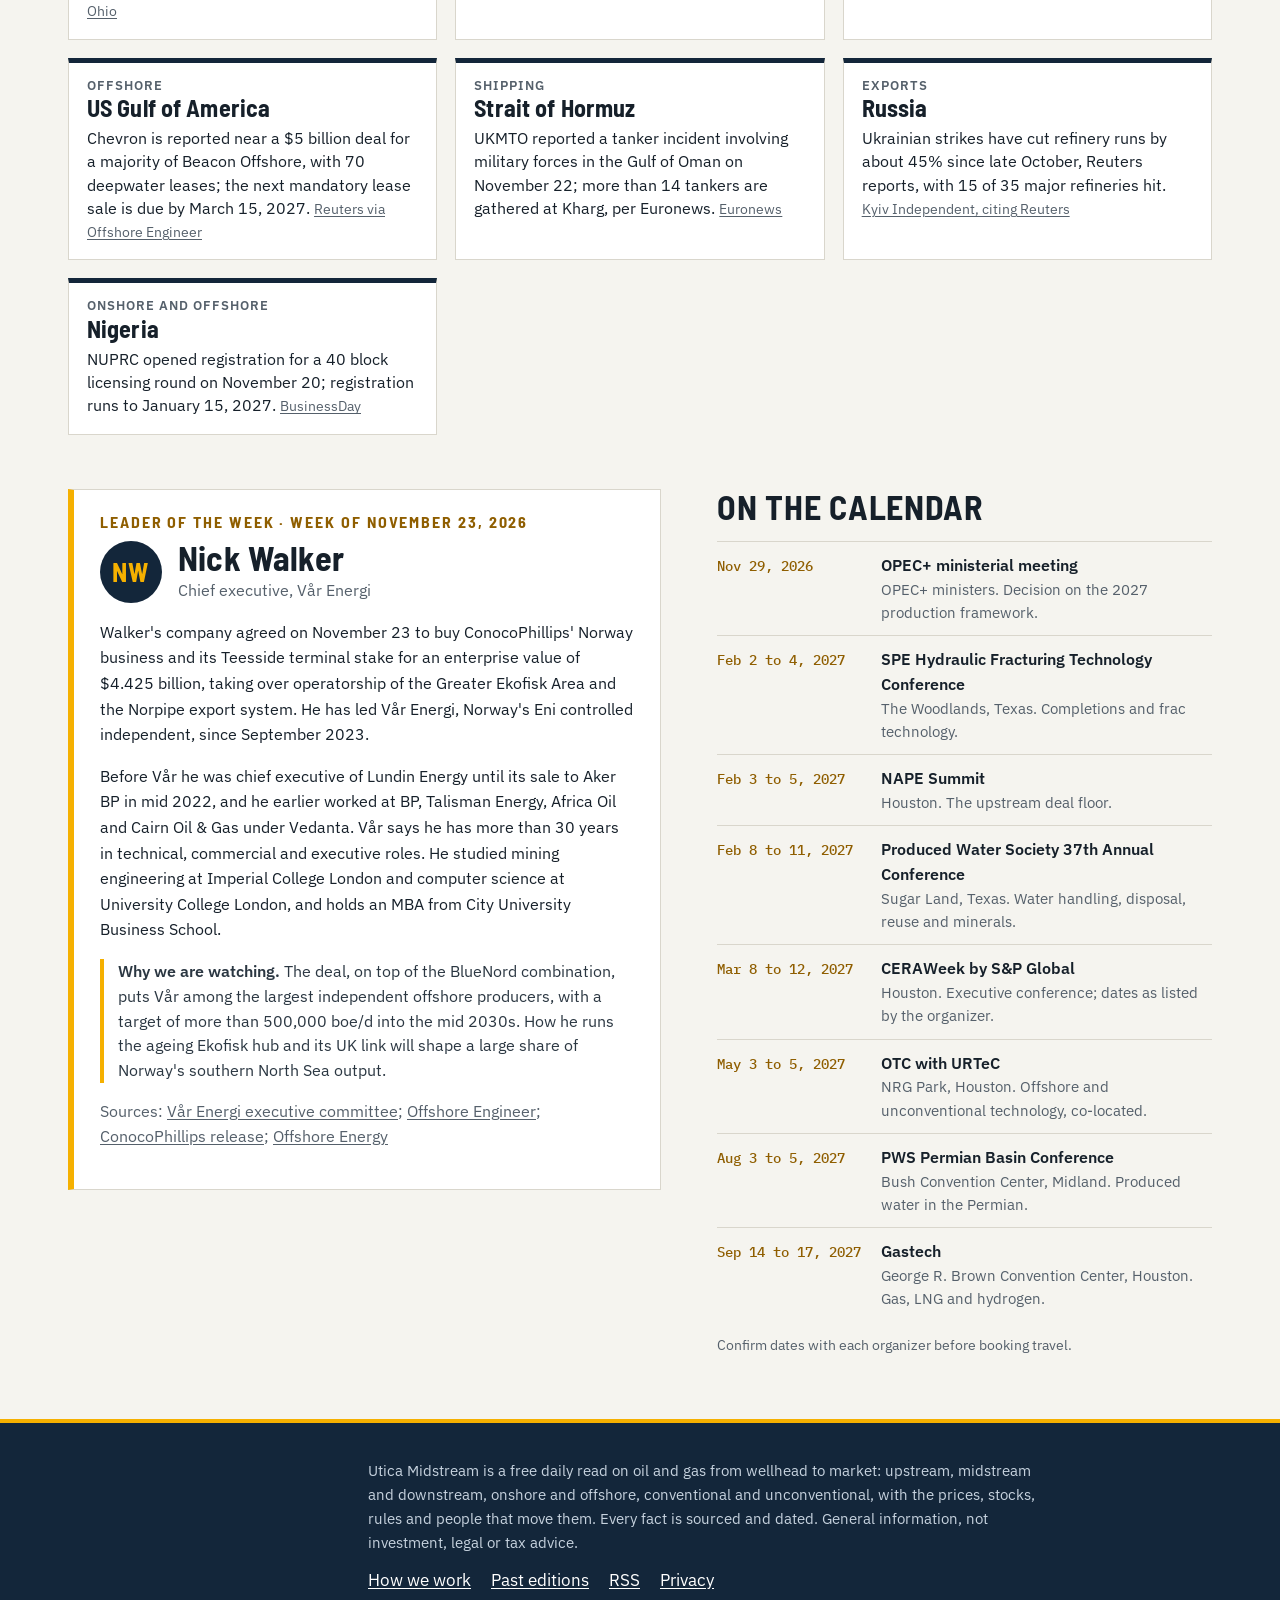
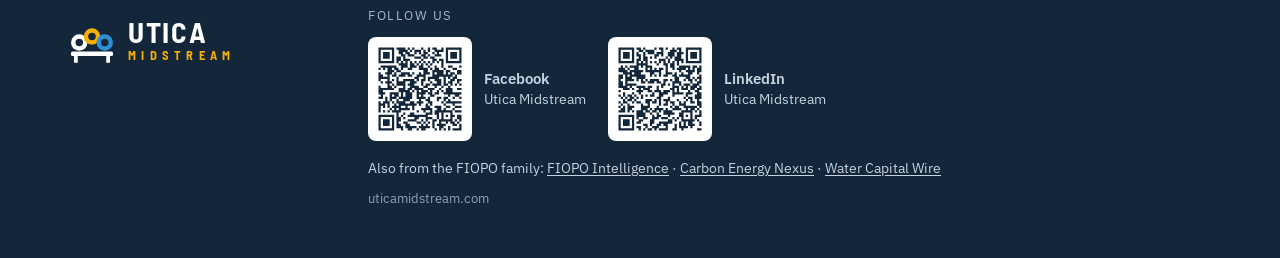
<file: archive/2026-11-23.html>
<!DOCTYPE html>
<html lang="en">
<head>
<meta charset="utf-8">
<meta name="viewport" content="width=device-width, initial-scale=1">
<meta http-equiv="Content-Security-Policy" content="default-src 'self'; script-src 'self'; style-src 'self' 'unsafe-inline'; img-src 'self' data:; font-src 'self'; connect-src 'self'; object-src 'none'; base-uri 'self'; form-action 'self'; upgrade-insecure-requests">
<meta name="referrer" content="strict-origin-when-cross-origin">
<title>A tanker incident at the US blockade line tests oil&#39;s calm as Iran stages tankers at Kharg | Utica Midstream</title>
<meta name="description" content="Is Iran testing the US blockade? UKMTO reported a tanker incident involving military forces in the Gulf of Oman on Sunday, and Iranian media claimed two tankers hit mines east of Hormuz. Neither report is confirmed, and oil futures barely moved early Monday.">
<meta name="robots" content="index, follow, max-image-preview:large">
<link rel="canonical" href="https://uticamidstream.com/archive/2026-11-23.html">
<meta name="google-site-verification" content="088mT8MW7YSvouSN46BnCaNXU6O1GncsoiYr1Zxl6-Y">

<meta name="theme-color" content="#13263A">
<meta property="og:type" content="article">
<meta property="og:site_name" content="Utica Midstream">
<meta property="og:title" content="A tanker incident at the US blockade line tests oil&#39;s calm as Iran stages tankers at Kharg">
<meta property="og:description" content="Is Iran testing the US blockade? UKMTO reported a tanker incident involving military forces in the Gulf of Oman on Sunday, and Iranian media claimed two tankers hit mines east of Hormuz. Neither report is confirmed, and oil futures barely moved early Monday.">
<meta property="og:url" content="https://uticamidstream.com/archive/2026-11-23.html">
<meta property="og:image" content="https://uticamidstream.com/social/2026-11-23.png">
<meta property="og:image:width" content="1080"><meta property="og:image:height" content="1350">
<meta property="article:published_time" content="2026-11-23T04:48:00-06:00">
<meta name="twitter:card" content="summary_large_image">
<meta name="twitter:title" content="A tanker incident at the US blockade line tests oil&#39;s calm as Iran stages tankers at Kharg">
<meta name="twitter:description" content="Is Iran testing the US blockade? UKMTO reported a tanker incident involving military forces in the Gulf of Oman on Sunday, and Iranian media claimed two tankers hit mines east of Hormuz. Neither report is confirmed, and oil futures barely moved early Monday.">
<meta name="twitter:image" content="https://uticamidstream.com/social/2026-11-23.png">
<link rel="icon" type="image/svg+xml" href="../brand/um-icon.svg">
<link rel="apple-touch-icon" href="../brand/um-icon-180.png">
<link rel="alternate" type="application/rss+xml" title="Utica Midstream" href="../feed.xml">
<link rel="preload" href="../assets/fonts/barlow-semi-condensed-latin-700-normal.woff2" as="font" type="font/woff2" crossorigin>
<link rel="stylesheet" href="../assets/style.css?v=01a7a954">

<script type="application/ld+json">{"@context": "https://schema.org", "@graph": [{"@type": "NewsMediaOrganization", "@id": "https://uticamidstream.com/#org", "name": "Utica Midstream", "url": "https://uticamidstream.com/", "logo": {"@type": "ImageObject", "url": "https://uticamidstream.com/brand/um-icon-512.png", "width": 512, "height": 512}, "description": "A free daily read on oil and gas from wellhead to market: prices, stocks, pipelines, policy, projects and people, with every fact sourced and dated.", "sameAs": ["https://www.facebook.com/profile.php?id=61596931970525", "https://www.linkedin.com/company/uticamidstream/"]}, {"@type": "NewsArticle", "@id": "https://uticamidstream.com/archive/2026-11-23.html#article", "headline": "A tanker incident at the US blockade line tests oil's calm as Iran stages tankers at Kharg", "description": "Is Iran testing the US blockade? UKMTO reported a tanker incident involving military forces in the Gulf of Oman on Sunday, and Iranian media claimed two tankers hit mines east of Hormuz. Neither report is confirmed, and oil futures barely moved early Monday.", "url": "https://uticamidstream.com/archive/2026-11-23.html", "mainEntityOfPage": "https://uticamidstream.com/archive/2026-11-23.html", "image": ["https://uticamidstream.com/social/2026-11-23.png"], "datePublished": "2026-11-23T04:48:00-06:00", "dateModified": "2026-11-23T04:48:00-06:00", "inLanguage": "en-US", "isAccessibleForFree": true, "articleSection": ["Market: Hormuz and the blockade", "Upstream", "Regulation", "Midstream", "Gas and LNG"], "author": {"@id": "https://uticamidstream.com/#org"}, "publisher": {"@id": "https://uticamidstream.com/#org"}}, {"@type": "Person", "name": "Nick Walker", "jobTitle": "Chief executive, Vår Energi"}]}</script>
</head>
<body>
<a class="skip" href="#main">Skip to content</a>
<header class="top">
 <div class="wrap">
  <a class="brand" href="../" aria-label="Utica Midstream home"><img src="../brand/um-mark-white.svg" alt="" width="44" height="44"><span class="wm"><span class="w1">UTICA</span><span class="w2">MIDSTREAM</span></span></a>
  <nav class="main" aria-label="Main">
   <a href="../#prices">Prices</a>
   <a href="../#markets">Markets</a>
   <a href="../#chain">The chain</a>
   <a href="../#docket">Docket</a>
   <a href="../#leader">Leader</a>
   <a href="../#events">Events</a>
   <a href="../archive/">Archive</a>
  </nav>
 </div>
</header>
<div class="tape" id="prices-tape" aria-label="Price tape">
 <div class="wrap tape-in"><span class="tk"><b>WTI (NYMEX)</b> <span class="num">83.15</span> <span class="num dn">-0.31%</span></span><span class="tk"><b>Brent (ICE)</b> <span class="num">91.98</span> <span class="num dn">-0.64%</span></span><span class="tk"><b>WTI Midland</b> <span class="num">84.25</span> <span class="num dn">-0.28%</span></span><span class="tk"><b>Murban (Platts)</b> <span class="num">90.23</span> <span class="num dn">-1.40%</span></span><span class="tk"><b>OPEC basket</b> <span class="num">85.86</span> <span class="num up">+0.48%</span></span><span class="tk"><b>Henry Hub (NYMEX)</b> <span class="num">3.128</span> <span class="num dn">-8.30%</span></span><span class="tk"><b>RBOB gasoline (NYMEX)</b> <span class="num">2.486</span> <span class="num dn">-0.65%</span></span><span class="tk"><b>ULSD heating oil (NYMEX)</b> <span class="num">3.926</span> <span class="num up">+0.12%</span></span></div>
</div>
<main id="main">
<section class="lead">
 <div class="wrap">
  <p class="dateline">November 23, 2026<span>Edition 6</span><a href="../">Today's edition</a></p>
  <div class="lead-grid">
   <article class="lead-story">
    <p class="kick">Market: Hormuz and the blockade</p>
    <h1>A tanker incident at the US blockade line tests oil&#39;s calm as Iran stages tankers at Kharg</h1>
    <p class="dek">UKMTO reported a tanker incident involving military forces in the Gulf of Oman on Sunday. Futures barely moved early Monday, with Brent near $92.</p>
    <p>UK Maritime Trade Operations said on Sunday, November 22, that a tanker was involved in an incident with military forces in the Gulf of Oman, near the line the US Navy is using for its blockade of Iranian ports, and that investigations are ongoing. No vessel was named. The same day Iranian state media, quoting the Revolutionary Guard navy, said two tankers hit sea mines north of Ghanem Island, east of Hormuz. ABC News said it was not confirmed whether the reports describe the same event.</p><p>The incident follows days of talk in Tehran about breaking the blockade. Satellite images and tracking data show more than 14 tankers gathered around Kharg Island, Euronews reported, and Iran&#39;s deputy foreign minister called the blockade an act of war on Saturday, the day the US military marked 130 days of it. TankerTrackers said a tanker shown sailing through Hormuz on public tracking data was a spoof. On Monday Iran&#39;s foreign ministry spokesman said shipping could be restored quickly if the US lifts sanctions and the blockade and meets the terms of the June memorandum. Bahrain said an Iranian attack on Saturday started a fire at an industrial site in Sitra.</p><p>Traders so far are treating the reports as noise. OilPrice.com showed WTI at $83.15 and Brent at $91.98 shortly before 5 a.m. Central on Monday, both slightly lower on the day. The strait normally carries about a quarter of world seaborne oil trade, according to Euronews, and OPEC+ ministers meet on November 29 to set the 2027 framework.</p>
    <p class="src">Sources: <a href="https://www.euronews.com/2026/11/22/tanker-incident-involving-military-forces-reported-in-strait-of-hormuz" rel="noopener">Euronews</a>; <a href="https://abcnews.com/International/live-updates/iran-live-updates-tehran-strait-hormuz-safe-demands/?id=138369648" rel="noopener">ABC News</a>; <a href="https://www.euronews.com/2026/11/22/tracking-site-says-iranian-tanker-reportedly-sailing-through-strait-of-hormuz-does-not-exi" rel="noopener">Euronews</a>; <a href="https://www.foxnews.com/world/trump-dares-iran-breach-us-port-blockade-tehran-reportedly-readies-14-oil-tankers" rel="noopener">Fox News</a>; <a href="https://oilprice.com/" rel="noopener">OilPrice.com</a></p>
   </article>
   <aside class="flowline" aria-label="How this story moves along the value chain">
    <h2>Along the chain</h2>
    <ol>
     
     <li class="st st-upstream on"><span class="node" aria-hidden="true"></span><h3>Upstream</h3><p>Gulf producers outside Iran still face attacks on energy sites; Bahrain&#39;s Sitra fire on Saturday is the latest.</p></li>
     
     <li class="st st-midstream on"><span class="node" aria-hidden="true"></span><h3>Midstream</h3><p>Tankers and insurers carry the risk. A convoy test or a confirmed interdiction would reprice freight and war risk cover east of Hormuz.</p></li>
     
     <li class="st st-downstream on"><span class="node" aria-hidden="true"></span><h3>Downstream</h3><p>Refiners that rely on Gulf crude and products watch for any disruption to loadings outside Iran, not just Iranian barrels.</p></li>
     
     <li class="st st-market on"><span class="node" aria-hidden="true"></span><h3>Market</h3><p>Brent near $92 and a Brent to WTI spread under $9 show little premium for the incident so far.</p></li>
     
    </ol>
   </aside>
  </div>
  <div class="use">
   <h2>Use it</h2>
   <dl><div><dt>Producers</dt><dd>Treat the calm in futures as conditional. A confirmed seizure or a convoy attempt could move prices fast before the November 29 OPEC+ meeting.</dd></div><div><dt>Midstream and shippers</dt><dd>Check war risk terms and routing for any voyage east of Hormuz this week.</dd></div><div><dt>Refiners</dt><dd>Review supply plans for Gulf grades and keep options open on Atlantic basin barrels.</dd></div><div><dt>Traders</dt><dd>Watch UKMTO notices and US Central Command statements; so far the market is pricing unconfirmed claims at close to zero.</dd></div></dl>
  </div>
 </div>
</section>

<section class="board" id="prices" aria-label="Commodity prices">
 <div class="wrap">
  <div class="board-head"><h2 class="sh">The board</h2><p class="asof">Quotes shown on OilPrice.com at about 4:55 a.m. Central, Monday, November 23, 2026. Futures trade overnight; delays are as the page labels them</p></div>
  <div class="board-grid">
   
   <div class="panel">
    <h3>Crude</h3>
    <table>
     <thead><tr><th scope="col">Benchmark</th><th scope="col" class="r">Last</th><th scope="col" class="r">Chg</th></tr></thead>
     <tbody><tr><th scope="row"><a href="https://oilprice.com/" rel="noopener">WTI (NYMEX)</a><span class="unit">$/bbl · Front month, 11 minute delay</span></th><td class="r num">83.15</td><td class="r num dn">-0.26<br><span class="pc">-0.31%</span></td></tr><tr><th scope="row"><a href="https://oilprice.com/" rel="noopener">Brent (ICE)</a><span class="unit">$/bbl · 11 minute delay</span></th><td class="r num">91.98</td><td class="r num dn">-0.59<br><span class="pc">-0.64%</span></td></tr><tr><th scope="row"><a href="https://oilprice.com/" rel="noopener">WTI Midland</a><span class="unit">$/bbl · Stale: about 3 hours old</span></th><td class="r num">84.25</td><td class="r num dn">-0.24<br><span class="pc">-0.28%</span></td></tr><tr><th scope="row"><a href="https://oilprice.com/" rel="noopener">Murban (Platts)</a><span class="unit">$/bbl · Stale: last updated November 20</span></th><td class="r num">90.23</td><td class="r num dn">-1.28<br><span class="pc">-1.40%</span></td></tr><tr><th scope="row"><a href="https://oilprice.com/" rel="noopener">OPEC basket</a><span class="unit">$/bbl · Stale: reference, about four days old</span></th><td class="r num">85.86</td><td class="r num up">+0.41<br><span class="pc">+0.48%</span></td></tr></tbody>
    </table>
   </div>
   
   <div class="panel">
    <h3>Gas</h3>
    <table>
     <thead><tr><th scope="col">Benchmark</th><th scope="col" class="r">Last</th><th scope="col" class="r">Chg</th></tr></thead>
     <tbody><tr><th scope="row"><a href="https://oilprice.com/" rel="noopener">Henry Hub (NYMEX)</a><span class="unit">$/MMBtu · Front month, 11 minute delay</span></th><td class="r num">3.128</td><td class="r num dn">-0.283<br><span class="pc">-8.30%</span></td></tr></tbody>
    </table>
   </div>
   
   <div class="panel">
    <h3>Products</h3>
    <table>
     <thead><tr><th scope="col">Benchmark</th><th scope="col" class="r">Last</th><th scope="col" class="r">Chg</th></tr></thead>
     <tbody><tr><th scope="row"><a href="https://oilprice.com/" rel="noopener">RBOB gasoline (NYMEX)</a><span class="unit">$/gal · 13 minute delay</span></th><td class="r num">2.486</td><td class="r num dn">-0.016<br><span class="pc">-0.65%</span></td></tr><tr><th scope="row"><a href="https://oilprice.com/" rel="noopener">ULSD heating oil (NYMEX)</a><span class="unit">$/gal · 11 minute delay</span></th><td class="r num">3.926</td><td class="r num up">+0.005<br><span class="pc">+0.12%</span></td></tr></tbody>
    </table>
   </div>
   
  </div>
  <div class="spreads">
   <h3>Spreads that matter in the middle</h3>
   <ul><li><span class="num">$8.83/bbl</span><b>Brent over WTI</b><span>Calculated from the two futures quotes above.</span></li><li><span class="num">$1.10/bbl</span><b>WTI Midland over Cushing</b><span>Calculated; the Midland quote is about three hours old, so treat as indicative.</span></li><li><span class="num">$41.42/bbl</span><b>NYMEX 3-2-1 crack</b><span>Two barrels of gasoline plus one of diesel, less three of WTI, per barrel. Calculated.</span></li></ul>
  </div>
 </div>
</section>

<section class="markets" id="markets" aria-label="Markets and stocks">
 <div class="wrap mk-grid">
  <div>
   <h2 class="sh">Markets</h2>
   <p class="asof">Close, Friday, November 20, 2026</p>
   <table class="idx">
    <tbody><tr><th scope="row">S&amp;P 500</th><td class="r num">6,910.39</td><td class="r num dn">-3.7%</td></tr><tr><th scope="row">Dow Jones Industrial Average</th><td class="r num">48,147.33</td><td class="r num dn">-1.9%</td></tr><tr><th scope="row">Nasdaq Composite</th><td class="r num">22,617.73</td><td class="r num dn">-5.3%</td></tr></tbody>
   </table>
   <p class="src">Source: <a href="https://www.yakimaherald.com/news/nation_and_world/business/how-major-us-stock-indexes-fared-friday-11-20-2026/article_963ce6d2-85a3-5fd6-981d-e60b72a58fbb.html" rel="noopener">AP via Yakima Herald</a></p>
   <p class="read">An AI led selloff dragged the S&amp;P 500 down 3.7% on Friday and into a correction, and the Nasdaq lost 5.3%. Futures bounced early Monday, with S&amp;P 500 futures up about 2% after President Trump renewed his call to reinstate Jensen Huang as Nvidia&#39;s CEO, Yahoo Finance reported, with Nvidia up about 7% before the open. AP said the chipmaker had fallen more than 30% since the Huang scandal broke this month. For energy, the swing matters through data center demand: AP said Bloom Energy, whose fuel cells run on gas at data centers, fell sharply Friday with other AI buildout stocks. Oil stayed quiet, with Brent down 0.4% at $92.21 early Monday. <a href="https://www.click2houston.com/business/2026/11/23/us-futures-climb-and-asian-shares-mostly-decline-as-some-tech-stocks-fall/" rel="noopener">AP via Click2Houston</a></p>
  </div>
  <div>
   <h2 class="sh">Stocks in the news</h2>
   <ul class="stocks"><li><span class="tick">COP</span><div><p class="sn"><b>ConocoPhillips</b> <span class="seg">Upstream</span></p><p>Agreed November 23 to sell its Norway business and its Teesside terminal stake to Vår Energi; expects about $2.5 billion in net cash, earmarked partly for 2027 buybacks. <a href="https://www.conocophillips.com/news-media/story/conocophillips-announces-agreement-to-sell-norway-business-and-teesside-asset-to-var-energi-2/" rel="noopener">ConocoPhillips release</a></p></div></li><li><span class="tick">VAR</span><div><p class="sn"><b>Vår Energi (Oslo)</b> <span class="seg">Upstream</span></p><p>Buyer of the ConocoPhillips Norway business at a $4.425 billion enterprise value; raised its fourth quarter dividend guidance to $450 million. <a href="https://www.investing.com/news/stock-market-news/var-energi-to-buy-conocophillips-norway-assets-in-443-bln-deal-93CH-5044458" rel="noopener">Investing.com, Reuters based</a></p></div></li><li><span class="tick">BE</span><div><p class="sn"><b>Bloom Energy</b> <span class="seg">Power and data centers</span></p><p>Fell sharply Friday with other AI buildout names during the selloff tied to Nvidia, AP reported; Monday futures pointed to a rebound after Trump&#39;s call to bring back Jensen Huang. <a href="https://www.click2houston.com/business/2026/11/23/us-futures-climb-and-asian-shares-mostly-decline-as-some-tech-stocks-fall/" rel="noopener">AP via Click2Houston</a></p></div></li><li><span class="tick">NVDA</span><div><p class="sn"><b>Nvidia</b> <span class="seg">Data center demand</span></p><p>Not an energy stock, but it sets the tone for data center power and gas demand. It rose about 7% before Monday&#39;s open after President Trump renewed his call to reinstate Jensen Huang as CEO. <a href="https://finance.yahoo.com/markets/live/stock-market-today-monday-november-23-dow-sp-500-nasdaq-091118583.html" rel="noopener">Yahoo Finance live</a></p></div></li><li><span class="tick">MTDR</span><div><p class="sn"><b>Matador Resources</b> <span class="seg">Upstream</span></p><p>Its 51% owned San Mateo Midstream priced $850 million of 7.125% notes due 2031 on November 16 to repay a term loan and part of its revolver. <a href="https://www.bakerbotts.com/news/2026/11/baker-botts-advises-san-mateo-midstream-in-upsized-$850-million-senior-notes-offering" rel="noopener">Baker Botts</a></p></div></li><li><span class="tick">CVI</span><div><p class="sn"><b>CVR Energy</b> <span class="seg">Downstream</span></p><p>Priced $1.25 billion of 9.25% secured notes due 2032 on November 19 to help fund its purchase of two Marathon refineries; closing of the notes is expected November 25. <a href="https://finviz.com/news/425643/cvr-energy-announces-pricing-of-125-billion-of-9250-senior-secured-notes-due-2032" rel="noopener">CVR Energy release via Business Wire</a></p></div></li><li><span class="tick">ENB</span><div><p class="sn"><b>Enbridge</b> <span class="seg">Midstream</span></p><p>Its 475,000 b/d North Dakota Pipeline was still running at reduced rates on November 20 with no restart timeline, Bloomberg reported. <a href="https://www.insurancejournal.com/news/midwest/2026/11/20/893327.htm" rel="noopener">Bloomberg via Insurance Journal</a></p></div></li></ul>
  </div>
 </div>
</section>

<section class="chain" id="chain">
 <div class="wrap">
  <h2 class="sh">Across the chain</h2>
  
  <article class="brief" id="money">
   <div class="tags"><p class="seg seg-upstream">Upstream</p><p class="set"><span>Offshore</span><span>Norway and the UK</span></p></div>
   <div>
    <h3>Vår Energi agrees to buy ConocoPhillips&#39; Norway business for $4.425 billion</h3>
    <div class="brief-body"><p>ConocoPhillips said on November 23 it will sell its Norway business and its 40.25% stake in, and operatorship of, the Teesside oil terminal in England to Vår Energi for $4.425 billion, effective January 1, 2026. After adjustments and a 2026 tax bill of about $1.4 billion that Vår takes on, ConocoPhillips expects net cash of about $2.5 billion. The Norway business produced about 120,000 boe/d in 2025 and includes the operated Greater Ekofisk Area, eight partner operated fields and an interest in the Norpipe oil line. Closing is expected by the end of the first quarter of 2027, subject to approval by Norway&#39;s energy ministry.</p><p class="why"><b>Why it matters.</b> Vår, majority owned by Eni, becomes operator of the Ekofisk hub and its export route to the UK. ConocoPhillips said the proceeds will go partly to share buybacks in 2027.</p></div>
    <p class="src">Sources: <a href="https://www.conocophillips.com/news-media/story/conocophillips-announces-agreement-to-sell-norway-business-and-teesside-asset-to-var-energi-2/" rel="noopener">ConocoPhillips release</a>; <a href="https://www.offshore-energy.biz/2026/11/23/dollar44-billion-play-for-conocophillips-norwegian-oil-and-gas-assets-and-uk-infrastructure-expands-var-energis-north-sea-footprint" rel="noopener">Offshore Energy</a>; <a href="https://www.investing.com/news/stock-market-news/var-energi-to-buy-conocophillips-norway-assets-in-443-bln-deal-93CH-5044458" rel="noopener">Investing.com, Reuters based</a></p>
   </div>
  </article>
  
  <article class="brief" id="world">
   <div class="tags"><p class="seg seg-regulation">Regulation</p><p class="set"><span>Global</span><span>Antalya, Türkiye</span></p></div>
   <div>
    <h3>COP31 ends without an agreed deal after a fight over fossil fuel language</h3>
    <div class="brief-body"><p>The UN climate talks in Antalya closed on Sunday, November 22, two days late, without a text adopted by all parties, the first such failure since Copenhagen in 2009, Al Jazeera reported. An opening draft called for a faster move away from fossil fuels; a later draft dropped every mention after Saudi Arabia and other oil and gas producers reportedly objected. The European Union said it would not back a deal that leaves fossil fuels out, and Panama formally objected.</p><p class="why"><b>Why it matters.</b> Without a new text, the last agreed language on transitioning away from oil, gas and coal stands. Open questions included carbon capture and whether gas counts in power expansion.</p></div>
    <p class="src">Sources: <a href="https://www.aljazeera.com/news/2026/11/22/fossil-fuel-impasse-pushes-cop31-climate-talks-into-second-day-of-overtime" rel="noopener">Al Jazeera, with AP and Reuters</a></p>
   </div>
  </article>
  
  <article class="brief" id="sanmateo">
   <div class="tags"><p class="seg seg-midstream">Midstream</p><p class="set"><span>Onshore</span><span>Delaware basin, New Mexico</span></p></div>
   <div>
    <h3>San Mateo Midstream upsizes its notes to $850 million at 7.125%</h3>
    <div class="brief-body"><p>San Mateo Midstream, owned 51% by Matador Resources and 49% by an affiliate of Five Point Infrastructure, priced $850 million of senior unsecured notes due 2031 at par on November 16, up from a planned $750 million. The money repays a $650 million term loan due July 2027 and part of its revolver. San Mateo gathers and processes gas, gathers oil and handles produced water in the northern Delaware basin.</p><p class="why"><b>Why it matters.</b> Demand for the larger deal shows investors are still lending to Permian gathering and water systems, the same kind of asset Diamondback and KKR are buying in Deep Blue.</p></div>
    <p class="src">Sources: <a href="https://www.webull.com/news/15935609911832576" rel="noopener">San Mateo release via Barchart</a>; <a href="https://www.bakerbotts.com/news/2026/11/baker-botts-advises-san-mateo-midstream-in-upsized-$850-million-senior-notes-offering" rel="noopener">Baker Botts</a></p>
   </div>
  </article>
  
  <article class="brief" id="lng">
   <div class="tags"><p class="seg seg-gas-lng">Gas and LNG</p><p class="set"><span>Export terminals</span><span>US Gulf Coast</span></p></div>
   <div>
    <h3>US LNG feedgas eases from a record as Sabine Pass flows dip</h3>
    <div class="brief-body"><p>Gas flows to US LNG plants fell to about 19.2 Bcf/d on November 17 from 19.5 Bcf/d the day before, Pipeline &amp; Gas Journal reported from LSEG data. Sabine Pass dropped to about 4.2 Bcf/d from more than 5 Bcf/d, suggesting a train was down or running slow, and Freeport stayed near 1.5 Bcf/d against a usual 2 Bcf/d. Bloomberg had put flows at a record of about 21.8 Bcf/d on November 14.</p><p class="why"><b>Why it matters.</b> Feedgas is now the biggest swing in daily US gas demand. Henry Hub futures were down about 8% early Monday on OilPrice.com.</p></div>
    <p class="src">Sources: <a href="https://pgjonline.com/news/2026/november/us-lng-feedgas-slips-to-192-bft3d-as-sabine-pass-flows-drop-freeport-stays-constrained" rel="noopener">Pipeline &amp; Gas Journal, citing LSEG</a>; <a href="https://www.energyconnects.com/news/gas-lng/2026/november/record-us-lng-exports-may-bring-relief-to-war-strained-markets/" rel="noopener">Bloomberg via Energy Connects</a>; <a href="https://oilprice.com/" rel="noopener">OilPrice.com</a></p>
   </div>
  </article>
  
 </div>
</section>

<section class="docket" id="docket">
 <div class="wrap">
  <h2 class="sh">The docket</h2>
  <p class="intro">Regulatory, government and producer group decisions that move money. Status is as reported by the agency or its filings.</p>
  <div class="dk-wrap"><table>
   <thead><tr><th scope="col">Date</th><th scope="col">Who</th><th scope="col">Action</th><th scope="col">Status</th><th scope="col">What it means</th></tr></thead>
   <tbody><tr><td class="num nowrap" data-l="Date">Agreed Nov 23, 2026</td><td data-l="Who"><b>Norway Ministry of Energy</b></td><td data-l="Action">Approval of Vår Energi&#39;s purchase of ConocoPhillips Skandinavia and the Teesside operator <a href="https://www.conocophillips.com/news-media/story/conocophillips-announces-agreement-to-sell-norway-business-and-teesside-asset-to-var-energi-2/" rel="noopener">ConocoPhillips release</a></td><td data-l="Status">Pending approval</td><td data-l="What it means">Closing expected by the end of the first quarter of 2027.</td></tr><tr><td class="num nowrap" data-l="Date">Nov 22, 2026</td><td data-l="Who"><b>UNFCCC COP31</b></td><td data-l="Action">Final decision text of the Antalya climate talks <a href="https://www.aljazeera.com/news/2026/11/22/fossil-fuel-impasse-pushes-cop31-climate-talks-into-second-day-of-overtime" rel="noopener">Al Jazeera, with AP and Reuters</a></td><td data-l="Status">Not adopted</td><td data-l="What it means">No new language on fossil fuels; earlier COP commitments stand.</td></tr><tr><td class="num nowrap" data-l="Date">Nov 19, 2026</td><td data-l="Who"><b>Ohio Power Siting Board</b></td><td data-l="Action">Permits for PowerConneX&#39;s 800 MW Ashville plant and Advanced Power&#39;s 1,350 MW Fairfield Energy Center, both for data centers <a href="https://signalohio.org/ohio-approves-two-large-power-plants-exclusively-for-data-centers/" rel="noopener">Signal Ohio</a></td><td data-l="Status">Approved</td><td data-l="What it means">Both projects can move ahead, though some still need separate environmental permits.</td></tr><tr><td class="num nowrap" data-l="Date">Nov 19, 2026</td><td data-l="Who"><b>US Senate</b></td><td data-l="Action">Bipartisan energy permitting bill <a href="https://oilprice.com/Latest-Energy-News/World-News/Senate-Passes-Sweeping-Energy-Permitting-Reform-Bill-in-62-33-Vote.html" rel="noopener">OilPrice.com, citing Reuters</a></td><td data-l="Status">Passed Senate, 62 to 33</td><td data-l="What it means">Moves to the House; would speed federal approvals for energy projects of all kinds.</td></tr><tr><td class="num nowrap" data-l="Date">Registration until Jan 15, 2027</td><td data-l="Who"><b>NUPRC (Nigeria)</b></td><td data-l="Action">2026 licensing round, 40 blocks <a href="https://businessday.ng/energy/article/nuprc-opens-portal-for-2026-oil-bid-round-as-40-blocks-go-on-offer/" rel="noopener">BusinessDay</a></td><td data-l="Status">Open</td><td data-l="What it means">Pre-bid conference in Lagos on December 16.</td></tr><tr><td class="num nowrap" data-l="Date">Nov 29, 2026</td><td data-l="Who"><b>OPEC+</b></td><td data-l="Action">Ministerial meeting to set the 2027 production framework <a href="https://gvwire.com/2026/11/01/opec-keeps-december-oil-output-targets-steady-ahead-of-tougher-call-for-2027/" rel="noopener">Reuters via GV Wire</a></td><td data-l="Status">Scheduled</td><td data-l="What it means">First chance to change quotas since the group paused increases in October.</td></tr><tr><td class="num nowrap" data-l="Date">Nov 19, 2026</td><td data-l="Who"><b>FERC</b></td><td data-l="Action">Sabine Pass Stage 5 LNG expansion (CP24-75) with the Creole Trail and Sabine Crossing feed pipelines <a href="https://investing.com/news/stock-market-news/federal-regulators-approve-chenieres-sabine-pass-expansion-project-5039760" rel="noopener">Reuters via Investing.com</a></td><td data-l="Status">Approved</td><td data-l="What it means">Cheniere can move toward a Phase 1 investment decision, expected in the coming months.</td></tr><tr><td class="num nowrap" data-l="Date">By Mar 15, 2027</td><td data-l="Who"><b>BOEM</b></td><td data-l="Action">Next Gulf of America lease sale required under the One Big Beautiful Bill Act <a href="https://www.boem.gov/oil-gas-energy/leasing/proposed-nos-bbg-3" rel="noopener">boem.gov</a></td><td data-l="Status">Required by statute</td><td data-l="What it means">The law calls for at least two Gulf sales a year through 2039, by March 15 and August 15.</td></tr></tbody>
  </table></div>
 </div>
</section>

<section class="basins">
 <div class="wrap">
  <h2 class="sh">Basin and route watch</h2>
  <div class="bgrid"><div class="bas"><p class="set">Onshore unconventional</p><h3>Permian</h3><p>San Mateo Midstream priced $850 million of notes to refinance; Diamondback and KKR are buying 70% of the Deep Blue water network, about $2.1 billion per Reuters. <a href="https://www.bakerbotts.com/news/2026/11/baker-botts-advises-san-mateo-midstream-in-upsized-$850-million-senior-notes-offering" rel="noopener">Baker Botts</a></p></div><div class="bas"><p class="set">Export terminals</p><h3>US Gulf Coast LNG</h3><p>Feedgas slipped to about 19.2 Bcf/d on November 17 as Sabine Pass dipped, per LSEG data; Bloomberg put flows at a record 21.8 Bcf/d on November 14. <a href="https://pgjonline.com/news/2026/november/us-lng-feedgas-slips-to-192-bft3d-as-sabine-pass-flows-drop-freeport-stays-constrained" rel="noopener">Pipeline &amp; Gas Journal, citing LSEG</a></p></div><div class="bas"><p class="set">Onshore unconventional</p><h3>Bakken</h3><p>Enbridge&#39;s 475,000 b/d North Dakota Pipeline was still curtailed as of November 20. CVR priced $1.25 billion of notes to help fund its purchase of the Mandan refinery. <a href="https://www.insurancejournal.com/news/midwest/2026/11/20/893327.htm" rel="noopener">Bloomberg via Insurance Journal</a></p></div><div class="bas"><p class="set">Onshore unconventional</p><h3>Utica and Marcellus</h3><p>Ohio&#39;s siting board approved 800 MW and 1,350 MW gas plants for data centers on November 19; REX is taking bids for a lateral of up to 175,000 Dth/d near Ashville. <a href="https://signalohio.org/ohio-approves-two-large-power-plants-exclusively-for-data-centers/" rel="noopener">Signal Ohio</a></p></div><div class="bas"><p class="set">Offshore</p><h3>Norwegian North Sea</h3><p>Vår Energi agreed to buy ConocoPhillips&#39; Norway business, including Greater Ekofisk and Norpipe, for $4.425 billion; closing by end of Q1 2027. <a href="https://www.conocophillips.com/news-media/story/conocophillips-announces-agreement-to-sell-norway-business-and-teesside-asset-to-var-energi-2/" rel="noopener">ConocoPhillips release</a></p></div><div class="bas"><p class="set">Offshore deepwater</p><h3>Guyana</h3><p>Uaru started November 16, lifting installed capacity to 1.1 million b/d; Longtail is the eighth project sanctioned. <a href="https://www.worldoil.com/news/2026/11/16/exxonmobil-starts-uaru-production-lifting-guyana-capacity-to-1-1-mmbpd/" rel="noopener">World Oil</a></p></div><div class="bas"><p class="set">Offshore</p><h3>US Gulf of America</h3><p>Chevron is reported near a $5 billion deal for a majority of Beacon Offshore, with 70 deepwater leases; the next mandatory lease sale is due by March 15, 2027. <a href="https://www.oedigital.com/amp/news/544405-chevron-nears-5b-deal-to-buy-beacon-offshore" rel="noopener">Reuters via Offshore Engineer</a></p></div><div class="bas"><p class="set">Shipping</p><h3>Strait of Hormuz</h3><p>UKMTO reported a tanker incident involving military forces in the Gulf of Oman on November 22; more than 14 tankers are gathered at Kharg, per Euronews. <a href="https://www.euronews.com/2026/11/22/tanker-incident-involving-military-forces-reported-in-strait-of-hormuz" rel="noopener">Euronews</a></p></div><div class="bas"><p class="set">Exports</p><h3>Russia</h3><p>Ukrainian strikes have cut refinery runs by about 45% since late October, Reuters reports, with 15 of 35 major refineries hit. <a href="https://kyivindependent.com/ukrainian-strikes-cut-russian-oil-refinery-processing-by-45-reuters-reports/" rel="noopener">Kyiv Independent, citing Reuters</a></p></div><div class="bas"><p class="set">Onshore and offshore</p><h3>Nigeria</h3><p>NUPRC opened registration for a 40 block licensing round on November 20; registration runs to January 15, 2027. <a href="https://businessday.ng/energy/article/nuprc-opens-portal-for-2026-oil-bid-round-as-40-blocks-go-on-offer/" rel="noopener">BusinessDay</a></p></div></div>
 </div>
</section>

<section class="two">
 <div class="wrap two-grid">
  <div class="leader" id="leader">
   <p class="kick">Leader of the week · Week of November 23, 2026</p>
   <div class="lh"><span class="mono" aria-hidden="true">NW</span><div><h2>Nick Walker</h2><p class="role">Chief executive, Vår Energi</p></div></div>
   <p>Walker&#39;s company agreed on November 23 to buy ConocoPhillips&#39; Norway business and its Teesside terminal stake for an enterprise value of $4.425 billion, taking over operatorship of the Greater Ekofisk Area and the Norpipe export system. He has led Vår Energi, Norway&#39;s Eni controlled independent, since September 2023.</p>
   <p>Before Vår he was chief executive of Lundin Energy until its sale to Aker BP in mid 2022, and he earlier worked at BP, Talisman Energy, Africa Oil and Cairn Oil &amp; Gas under Vedanta. Vår says he has more than 30 years in technical, commercial and executive roles. He studied mining engineering at Imperial College London and computer science at University College London, and holds an MBA from City University Business School.</p>
   <p class="why"><b>Why we are watching.</b> The deal, on top of the BlueNord combination, puts Vår among the largest independent offshore producers, with a target of more than 500,000 boe/d into the mid 2030s. How he runs the ageing Ekofisk hub and its UK link will shape a large share of Norway&#39;s southern North Sea output.</p>
   <p class="src">Sources: <a href="https://varenergi.no/en/about-us/executive-committee/" rel="noopener">Vår Energi executive committee</a>; <a href="https://www.oedigital.com/news/507756-former-lundin-energy-head-takes-the-helm-as-ceo-of-v-r-energi" rel="noopener">Offshore Engineer</a>; <a href="https://www.conocophillips.com/news-media/story/conocophillips-announces-agreement-to-sell-norway-business-and-teesside-asset-to-var-energi-2/" rel="noopener">ConocoPhillips release</a>; <a href="https://www.offshore-energy.biz/2026/11/23/dollar44-billion-play-for-conocophillips-norwegian-oil-and-gas-assets-and-uk-infrastructure-expands-var-energis-north-sea-footprint" rel="noopener">Offshore Energy</a></p>
  </div>
  <div class="events" id="events">
   <h2 class="sh">On the calendar</h2>
   <ul class="cal"><li><span class="when num">Nov 29, 2026</span><div><a href="https://gvwire.com/2026/11/01/opec-keeps-december-oil-output-targets-steady-ahead-of-tougher-call-for-2027/" rel="noopener"><b>OPEC+ ministerial meeting</b></a><span>OPEC+ ministers. Decision on the 2027 production framework.</span></div></li><li><span class="when num">Feb 2 to 4, 2027</span><div><a href="https://www.spe-events.org/hydraulicfracturing/about-the-conference" rel="noopener"><b>SPE Hydraulic Fracturing Technology Conference</b></a><span>The Woodlands, Texas. Completions and frac technology.</span></div></li><li><span class="when num">Feb 3 to 5, 2027</span><div><a href="https://napeexpo.com/summit/exhibit" rel="noopener"><b>NAPE Summit</b></a><span>Houston. The upstream deal floor.</span></div></li><li><span class="when num">Feb 8 to 11, 2027</span><div><a href="https://producedwatersociety.com/" rel="noopener"><b>Produced Water Society 37th Annual Conference</b></a><span>Sugar Land, Texas. Water handling, disposal, reuse and minerals.</span></div></li><li><span class="when num">Mar 8 to 12, 2027</span><div><a href="https://baxtel.com/events/ceraweek-2027" rel="noopener"><b>CERAWeek by S&amp;P Global</b></a><span>Houston. Executive conference; dates as listed by the organizer.</span></div></li><li><span class="when num">May 3 to 5, 2027</span><div><a href="https://otcnet.org/" rel="noopener"><b>OTC with URTeC</b></a><span>NRG Park, Houston. Offshore and unconventional technology, co-located.</span></div></li><li><span class="when num">Aug 3 to 5, 2027</span><div><a href="https://producedwatersociety.com/" rel="noopener"><b>PWS Permian Basin Conference</b></a><span>Bush Convention Center, Midland. Produced water in the Permian.</span></div></li><li><span class="when num">Sep 14 to 17, 2027</span><div><a href="https://chemxplore.com/events/2027-gastech" rel="noopener"><b>Gastech</b></a><span>George R. Brown Convention Center, Houston. Gas, LNG and hydrogen.</span></div></li></ul>
   <p class="src">Confirm dates with each organizer before booking travel.</p>
  </div>
 </div>
</section>
</main>
<footer>
 <div class="wrap fgrid">
  <a class="flock" href="../" aria-label="Utica Midstream home"><img src="../brand/um-mark-white.svg" alt="" width="48" height="48"><span class="wm"><span class="w1">UTICA</span><span class="w2">MIDSTREAM</span></span></a>
  <div>
   <p>Utica Midstream is a free daily read on oil and gas from wellhead to market: upstream, midstream and downstream, onshore and offshore, conventional and unconventional, with the prices, stocks, rules and people that move them. Every fact is sourced and dated. General information, not investment, legal or tax advice.</p>
   <nav aria-label="Footer"><a href="../method.html">How we work</a><a href="../archive/">Past editions</a><a href="../feed.xml">RSS</a><a href="../privacy.html">Privacy</a></nav>
   <div class="follow"><p class="fh">Follow us</p><ul><li><a href="https://www.facebook.com/profile.php?id=61596931970525" rel="noopener"><img src="../brand/qr/facebook.svg" alt="QR code for Utica Midstream on Facebook" width="104" height="104" loading="lazy"><span><b>Facebook</b>Utica Midstream</span></a></li><li><a href="https://www.linkedin.com/company/uticamidstream/" rel="noopener"><img src="../brand/qr/linkedin.svg" alt="QR code for Utica Midstream on LinkedIn" width="104" height="104" loading="lazy"><span><b>LinkedIn</b>Utica Midstream</span></a></li></ul></div>
   <p class="sister">Also from the FIOPO family: <a href="https://fiopoin.com/">FIOPO Intelligence</a> · <a href="https://carbonenergynexus.com/">Carbon Energy Nexus</a> · <a href="https://watercapitalwire.com/">Water Capital Wire</a></p>
   <p class="small">uticamidstream.com</p>
  </div>
 </div>
</footer>
</body>
</html>
</file>
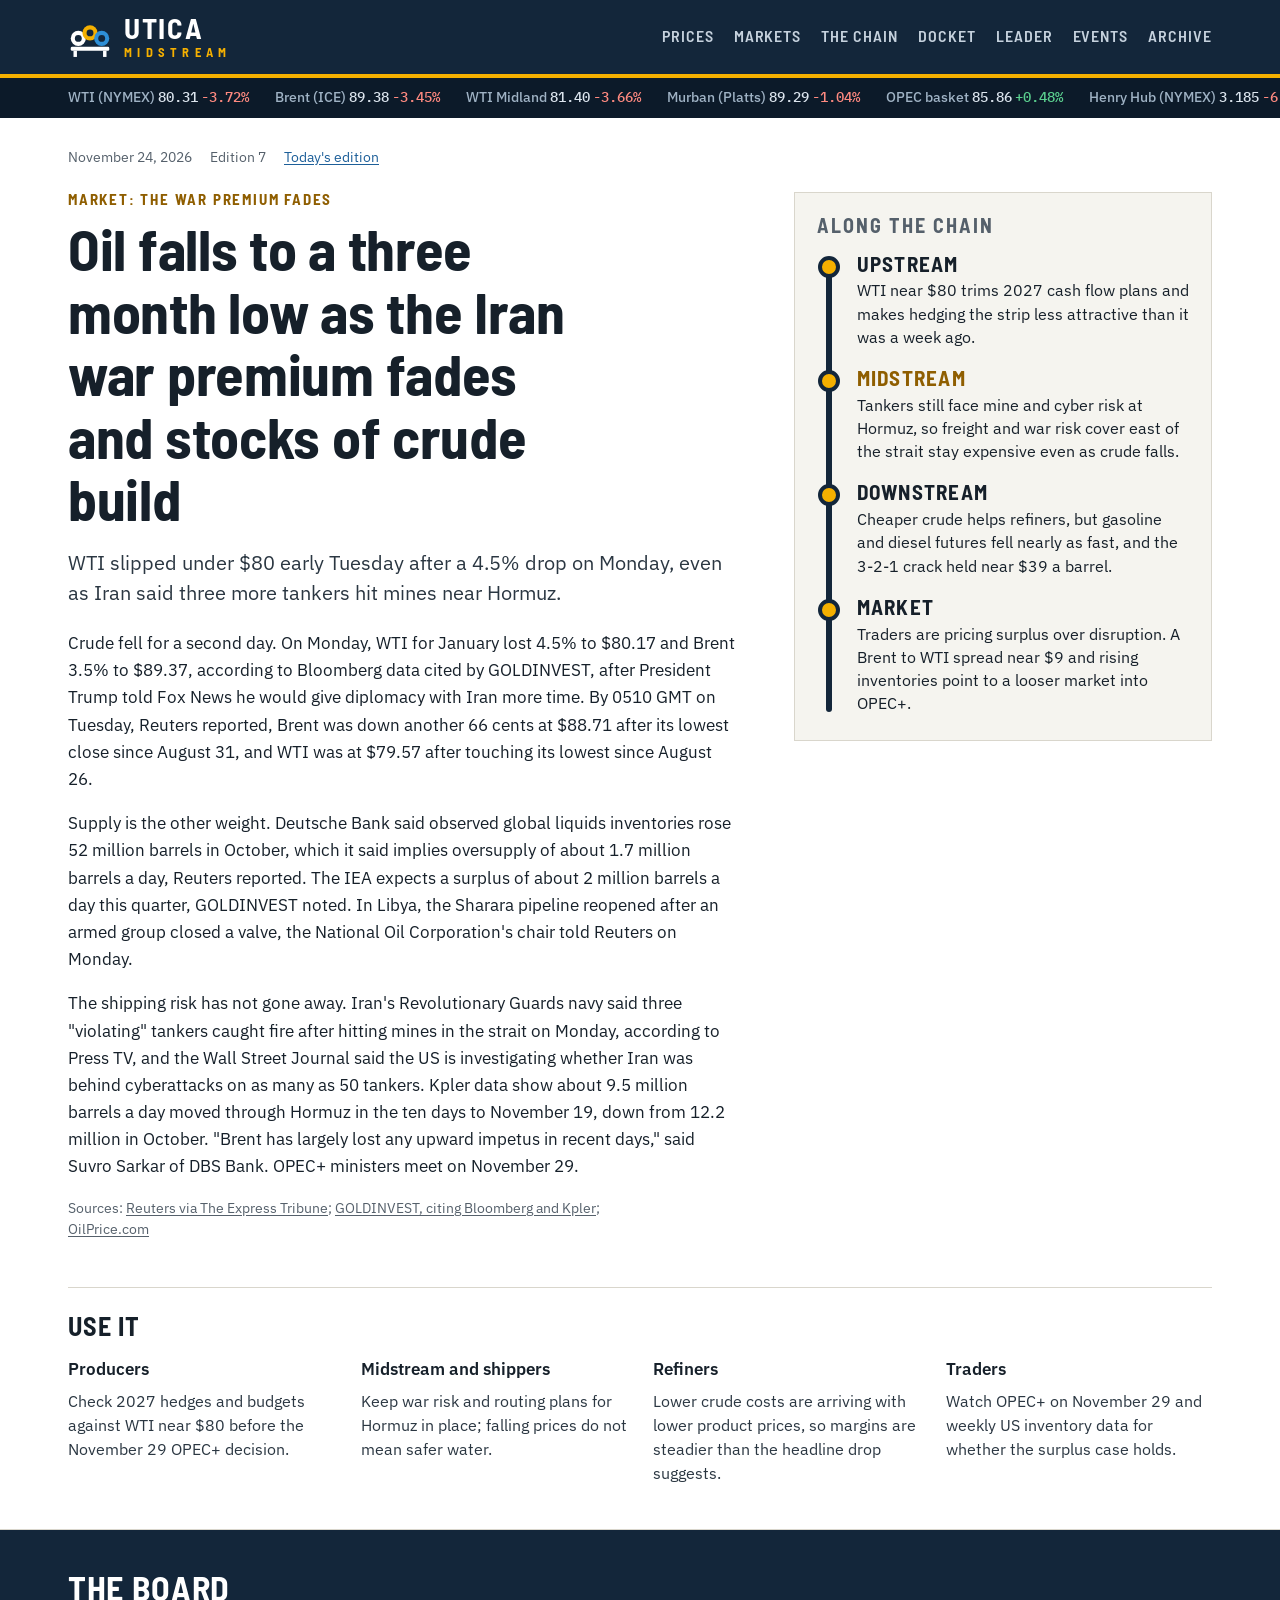
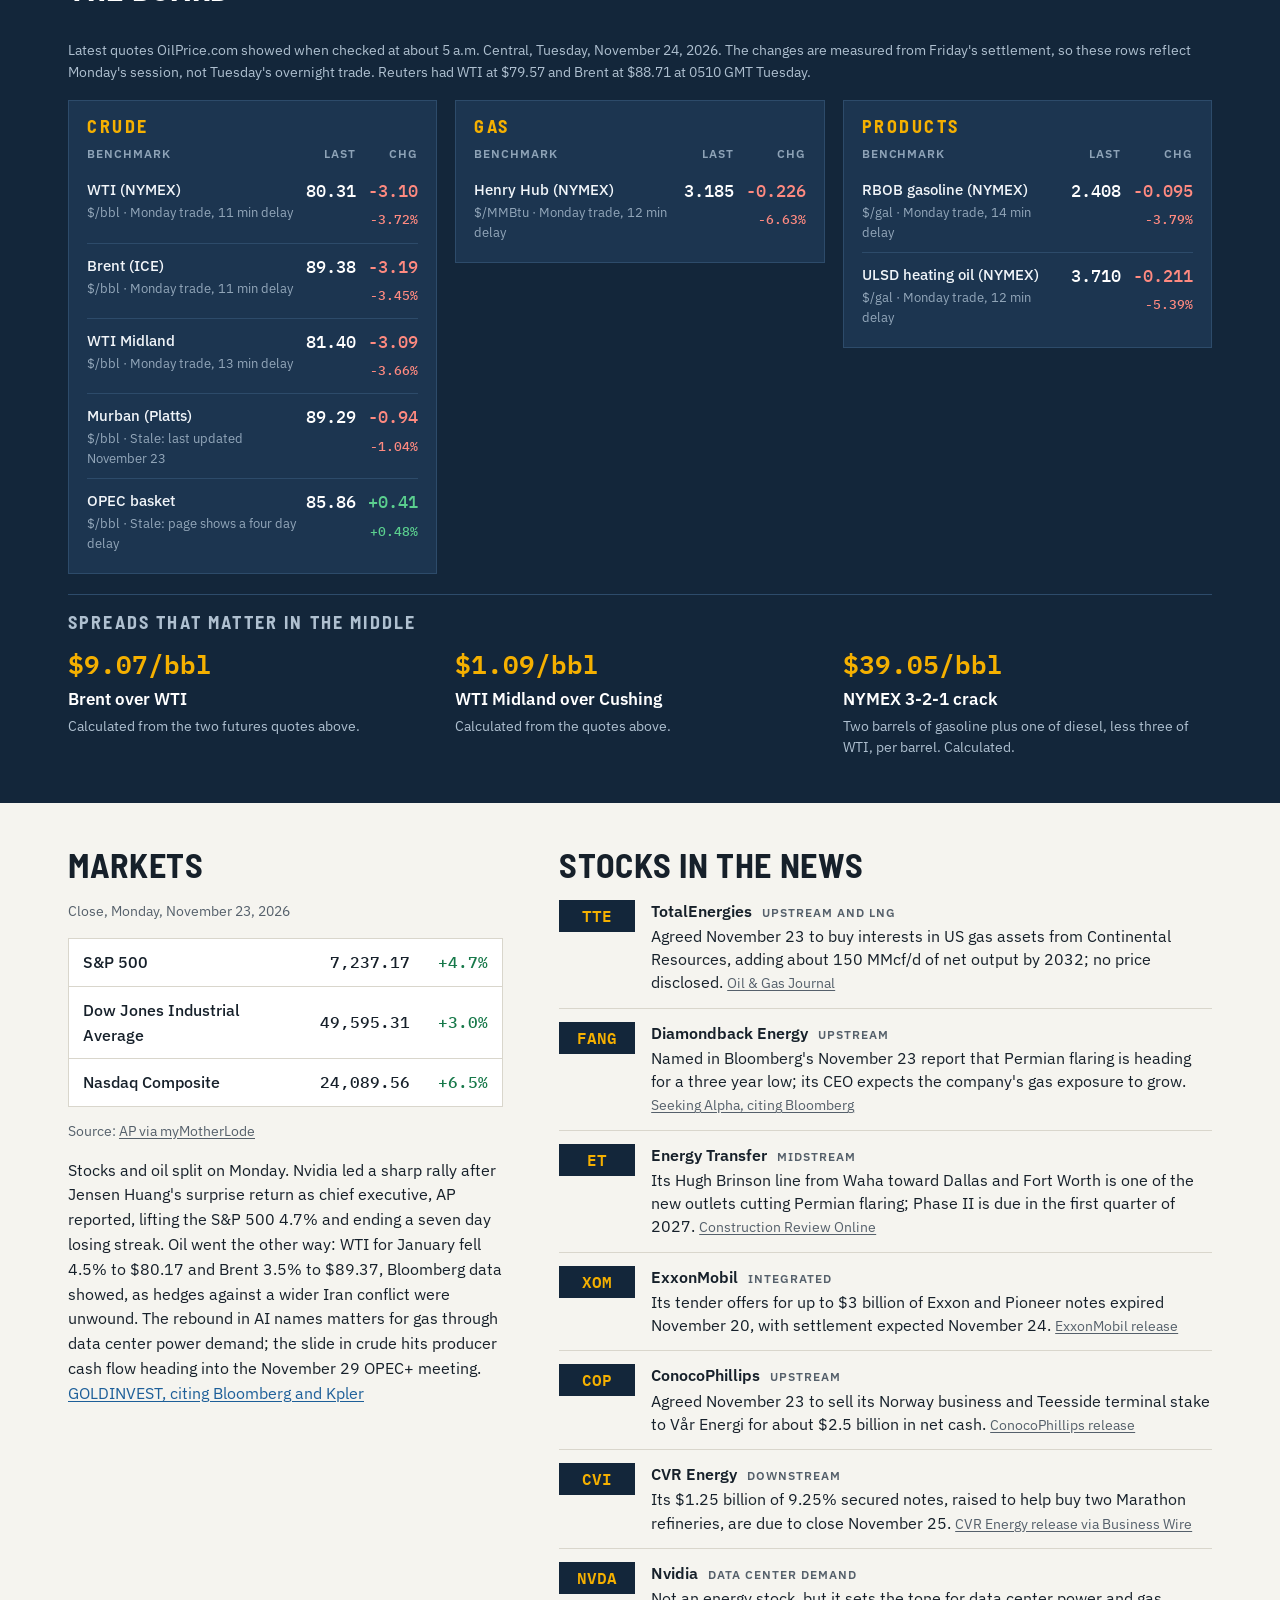
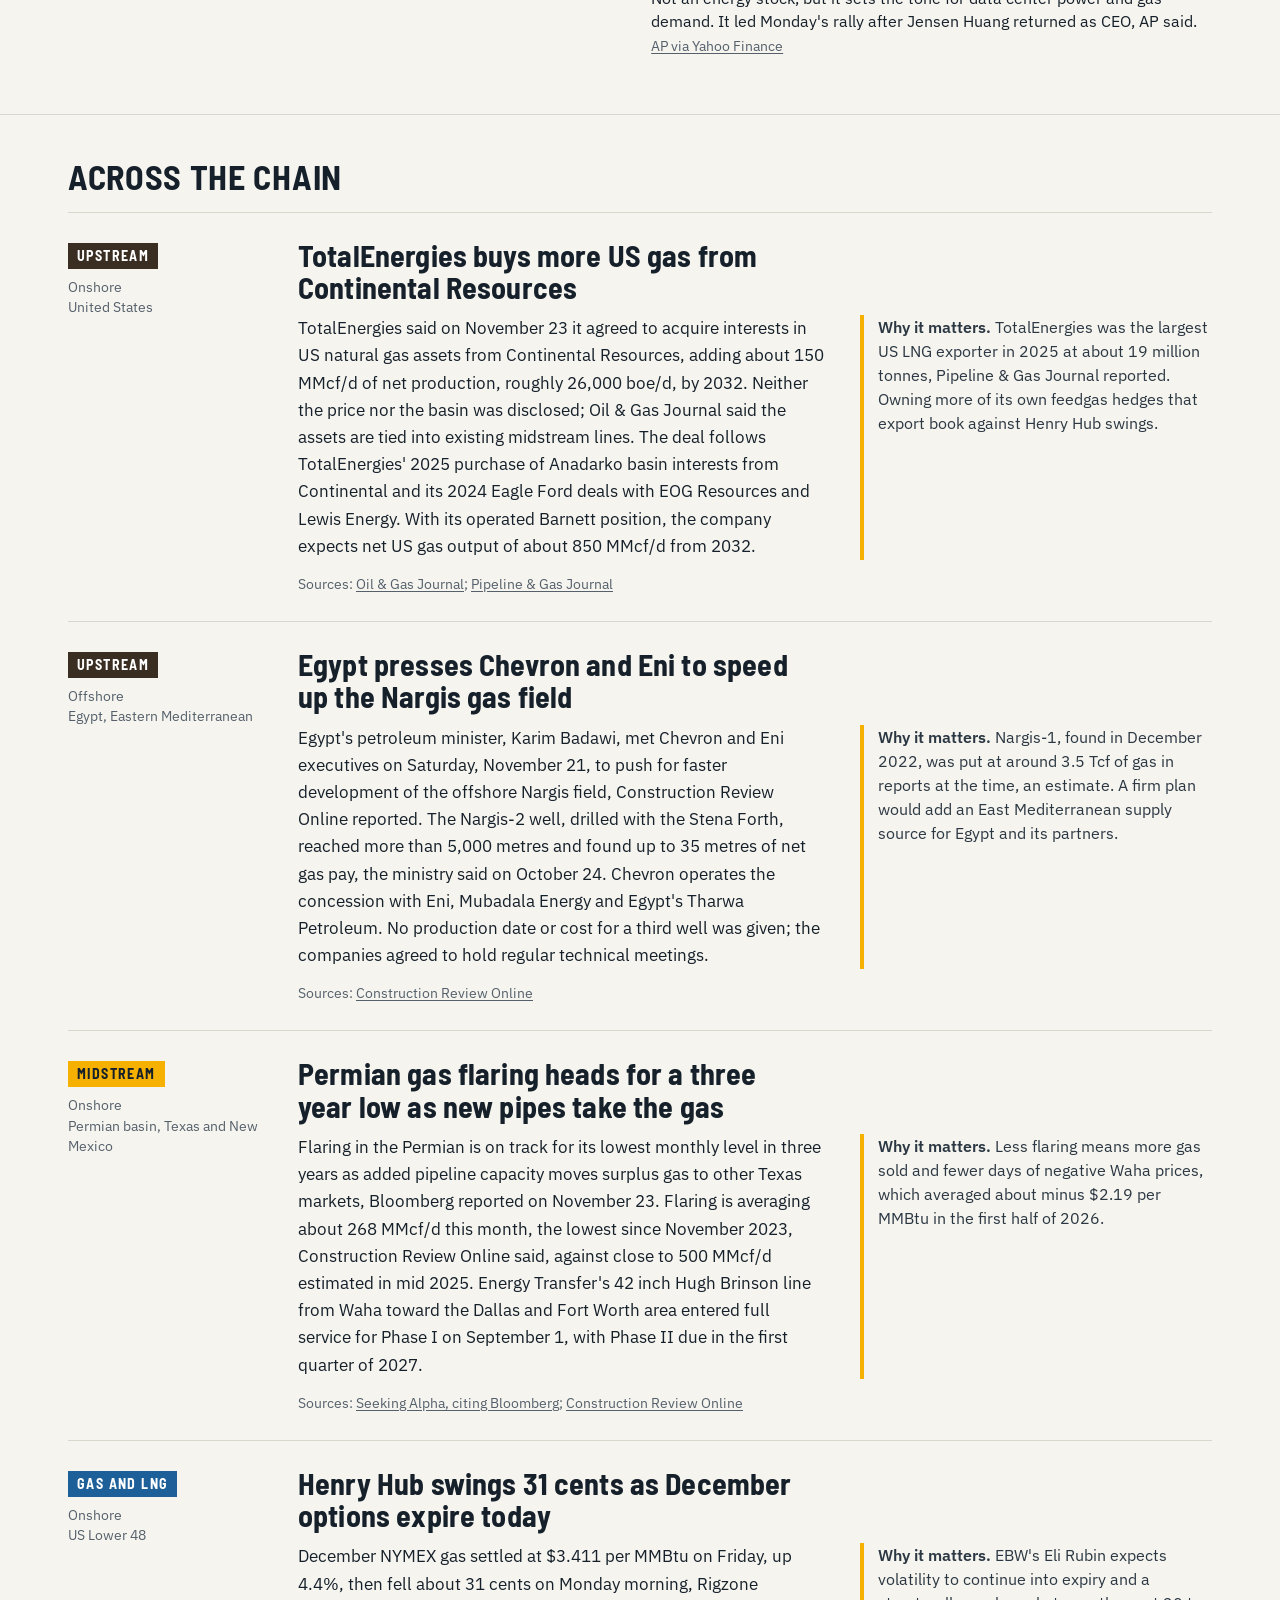
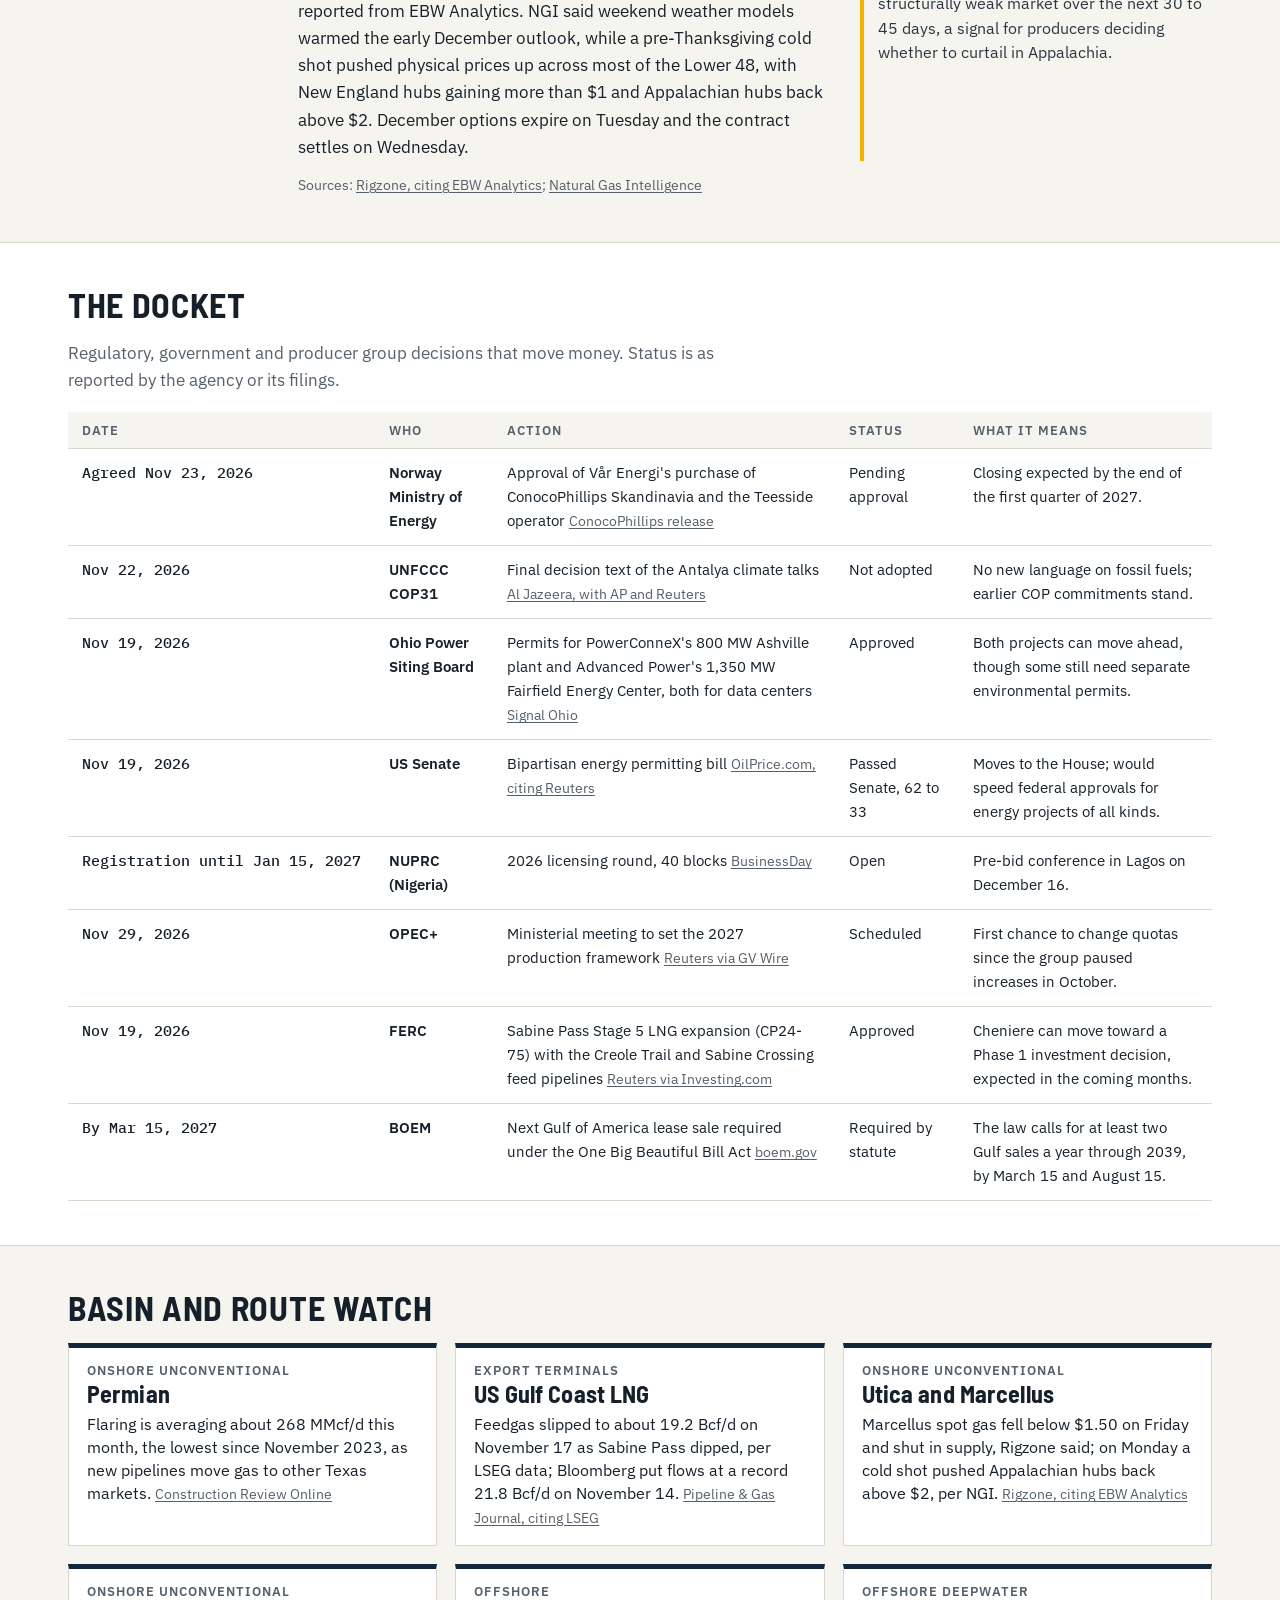
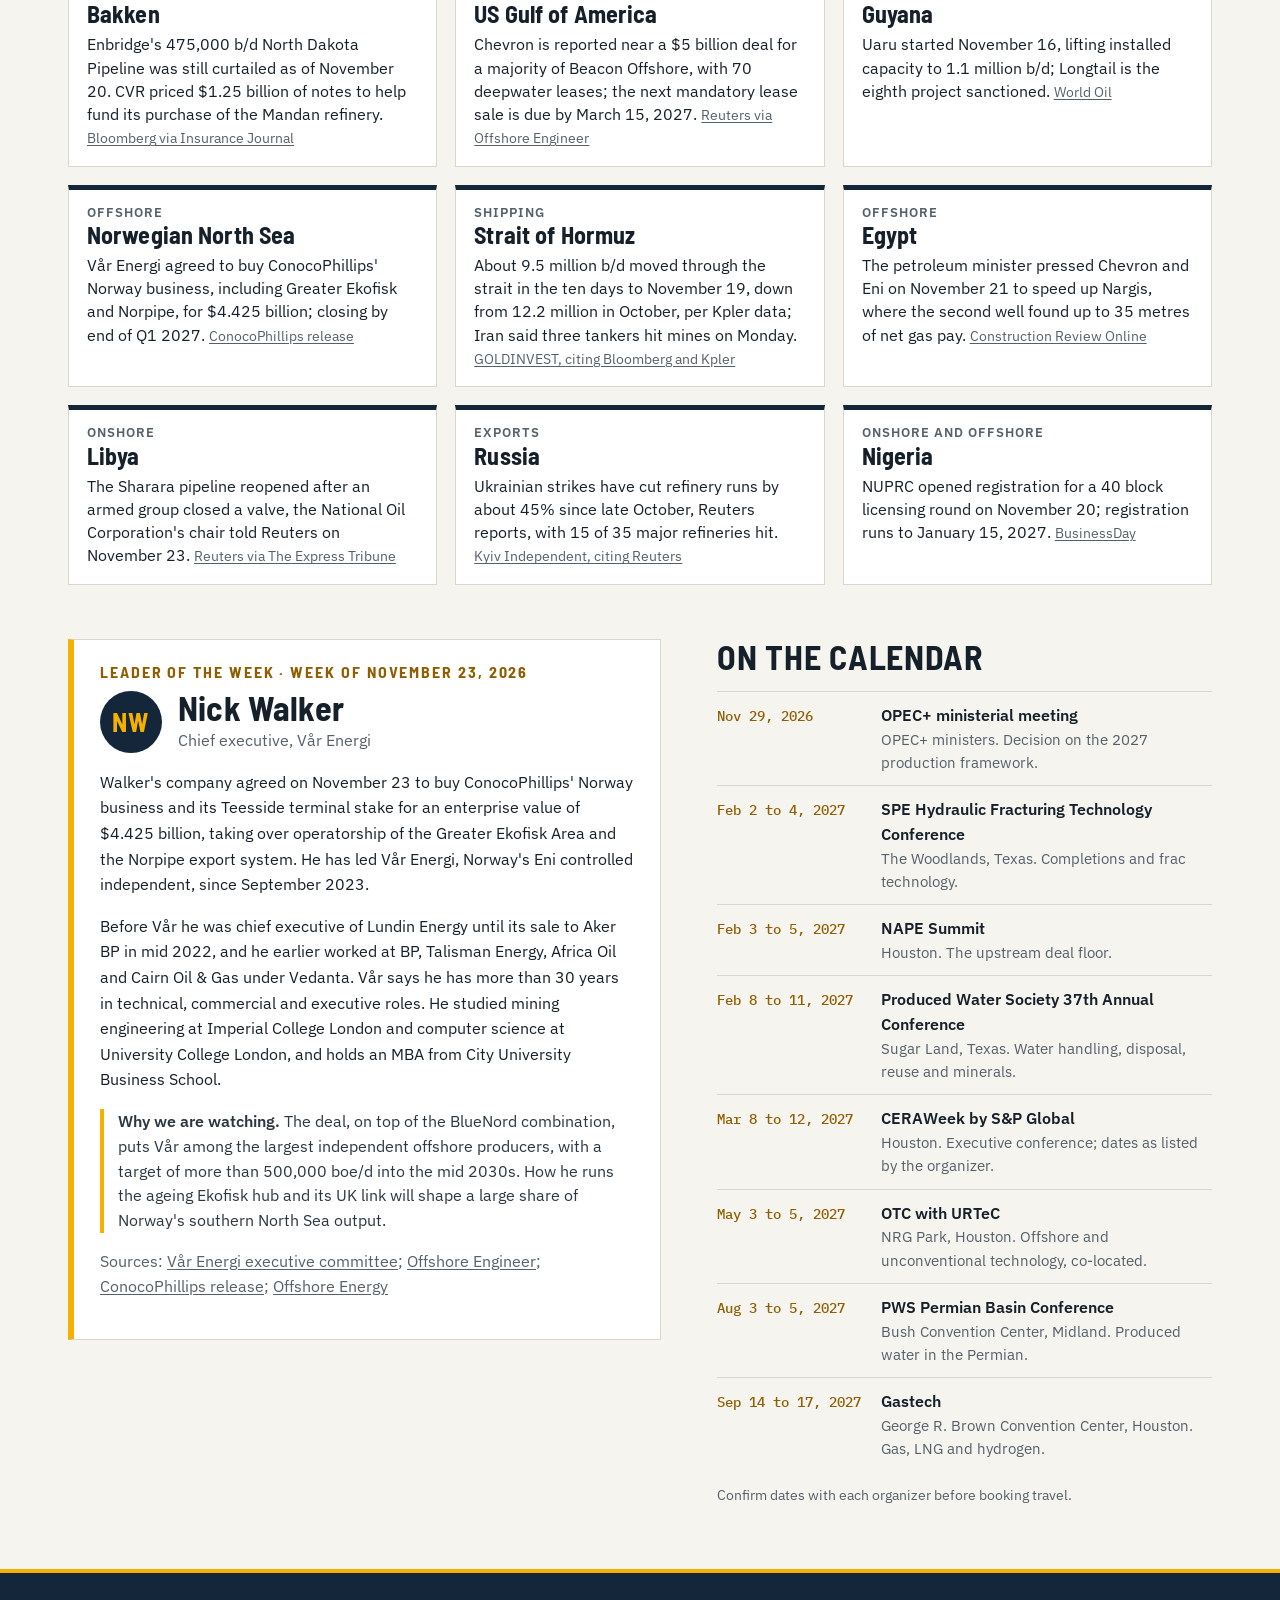
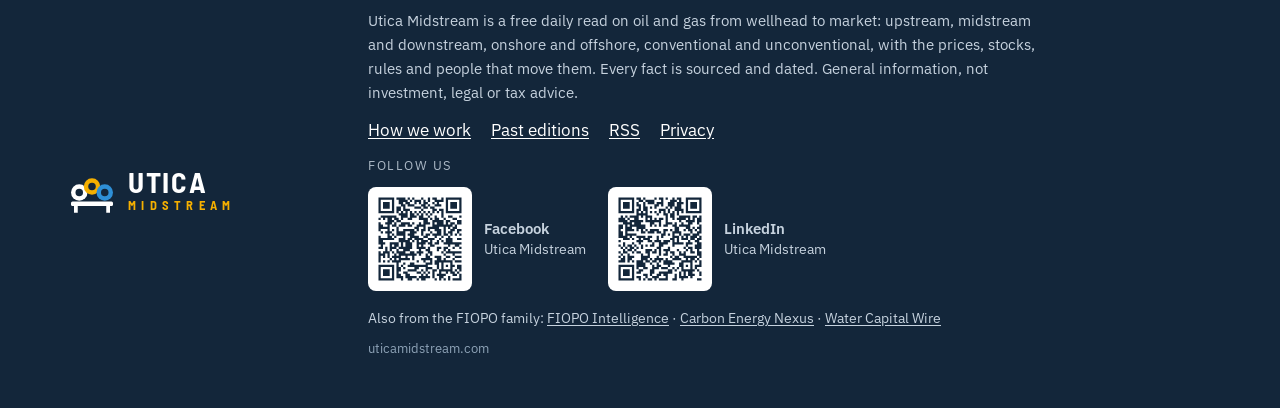
<file: archive/2026-11-24.html>
<!DOCTYPE html>
<html lang="en">
<head>
<meta charset="utf-8">
<meta name="viewport" content="width=device-width, initial-scale=1">
<meta http-equiv="Content-Security-Policy" content="default-src 'self'; script-src 'self'; style-src 'self' 'unsafe-inline'; img-src 'self' data:; font-src 'self'; connect-src 'self'; object-src 'none'; base-uri 'self'; form-action 'self'; upgrade-insecure-requests">
<meta name="referrer" content="strict-origin-when-cross-origin">
<title>Oil falls to a three month low as the Iran war premium fades and stocks of crude build | Utica Midstream</title>
<meta name="description" content="$79.57. That was WTI early Tuesday, the lowest since late August, after crude lost 4.5% on Monday as Washington signaled more time for Iran diplomacy and inventory data pointed to a surplus.">
<meta name="robots" content="index, follow, max-image-preview:large">
<link rel="canonical" href="https://uticamidstream.com/archive/2026-11-24.html">
<meta name="google-site-verification" content="088mT8MW7YSvouSN46BnCaNXU6O1GncsoiYr1Zxl6-Y">

<meta name="theme-color" content="#13263A">
<meta property="og:type" content="article">
<meta property="og:site_name" content="Utica Midstream">
<meta property="og:title" content="Oil falls to a three month low as the Iran war premium fades and stocks of crude build">
<meta property="og:description" content="$79.57. That was WTI early Tuesday, the lowest since late August, after crude lost 4.5% on Monday as Washington signaled more time for Iran diplomacy and inventory data pointed to a surplus.">
<meta property="og:url" content="https://uticamidstream.com/archive/2026-11-24.html">
<meta property="og:image" content="https://uticamidstream.com/social/2026-11-24.png">
<meta property="og:image:width" content="1080"><meta property="og:image:height" content="1350">
<meta property="article:published_time" content="2026-11-24T04:48:00-06:00">
<meta name="twitter:card" content="summary_large_image">
<meta name="twitter:title" content="Oil falls to a three month low as the Iran war premium fades and stocks of crude build">
<meta name="twitter:description" content="$79.57. That was WTI early Tuesday, the lowest since late August, after crude lost 4.5% on Monday as Washington signaled more time for Iran diplomacy and inventory data pointed to a surplus.">
<meta name="twitter:image" content="https://uticamidstream.com/social/2026-11-24.png">
<link rel="icon" type="image/svg+xml" href="../brand/um-icon.svg">
<link rel="apple-touch-icon" href="../brand/um-icon-180.png">
<link rel="alternate" type="application/rss+xml" title="Utica Midstream" href="../feed.xml">
<link rel="preload" href="../assets/fonts/barlow-semi-condensed-latin-700-normal.woff2" as="font" type="font/woff2" crossorigin>
<link rel="stylesheet" href="../assets/style.css?v=01a7a954">

<script type="application/ld+json">{"@context": "https://schema.org", "@graph": [{"@type": "NewsMediaOrganization", "@id": "https://uticamidstream.com/#org", "name": "Utica Midstream", "url": "https://uticamidstream.com/", "logo": {"@type": "ImageObject", "url": "https://uticamidstream.com/brand/um-icon-512.png", "width": 512, "height": 512}, "description": "A free daily read on oil and gas from wellhead to market: prices, stocks, pipelines, policy, projects and people, with every fact sourced and dated.", "sameAs": ["https://www.facebook.com/profile.php?id=61596931970525", "https://www.linkedin.com/company/uticamidstream/"]}, {"@type": "NewsArticle", "@id": "https://uticamidstream.com/archive/2026-11-24.html#article", "headline": "Oil falls to a three month low as the Iran war premium fades and stocks of crude build", "description": "$79.57. That was WTI early Tuesday, the lowest since late August, after crude lost 4.5% on Monday as Washington signaled more time for Iran diplomacy and inventory data pointed to a surplus.", "url": "https://uticamidstream.com/archive/2026-11-24.html", "mainEntityOfPage": "https://uticamidstream.com/archive/2026-11-24.html", "image": ["https://uticamidstream.com/social/2026-11-24.png"], "datePublished": "2026-11-24T04:48:00-06:00", "dateModified": "2026-11-24T04:48:00-06:00", "inLanguage": "en-US", "isAccessibleForFree": true, "articleSection": ["Market: the war premium fades", "Upstream", "Upstream", "Midstream", "Gas and LNG"], "author": {"@id": "https://uticamidstream.com/#org"}, "publisher": {"@id": "https://uticamidstream.com/#org"}}, {"@type": "Person", "name": "Nick Walker", "jobTitle": "Chief executive, Vår Energi"}]}</script>
</head>
<body>
<a class="skip" href="#main">Skip to content</a>
<header class="top">
 <div class="wrap">
  <a class="brand" href="../" aria-label="Utica Midstream home"><img src="../brand/um-mark-white.svg" alt="" width="44" height="44"><span class="wm"><span class="w1">UTICA</span><span class="w2">MIDSTREAM</span></span></a>
  <nav class="main" aria-label="Main">
   <a href="../#prices">Prices</a>
   <a href="../#markets">Markets</a>
   <a href="../#chain">The chain</a>
   <a href="../#docket">Docket</a>
   <a href="../#leader">Leader</a>
   <a href="../#events">Events</a>
   <a href="../archive/">Archive</a>
  </nav>
 </div>
</header>
<div class="tape" id="prices-tape" aria-label="Price tape">
 <div class="wrap tape-in"><span class="tk"><b>WTI (NYMEX)</b> <span class="num">80.31</span> <span class="num dn">-3.72%</span></span><span class="tk"><b>Brent (ICE)</b> <span class="num">89.38</span> <span class="num dn">-3.45%</span></span><span class="tk"><b>WTI Midland</b> <span class="num">81.40</span> <span class="num dn">-3.66%</span></span><span class="tk"><b>Murban (Platts)</b> <span class="num">89.29</span> <span class="num dn">-1.04%</span></span><span class="tk"><b>OPEC basket</b> <span class="num">85.86</span> <span class="num up">+0.48%</span></span><span class="tk"><b>Henry Hub (NYMEX)</b> <span class="num">3.185</span> <span class="num dn">-6.63%</span></span><span class="tk"><b>RBOB gasoline (NYMEX)</b> <span class="num">2.408</span> <span class="num dn">-3.79%</span></span><span class="tk"><b>ULSD heating oil (NYMEX)</b> <span class="num">3.710</span> <span class="num dn">-5.39%</span></span></div>
</div>
<main id="main">
<section class="lead">
 <div class="wrap">
  <p class="dateline">November 24, 2026<span>Edition 7</span><a href="../">Today's edition</a></p>
  <div class="lead-grid">
   <article class="lead-story">
    <p class="kick">Market: the war premium fades</p>
    <h1>Oil falls to a three month low as the Iran war premium fades and stocks of crude build</h1>
    <p class="dek">WTI slipped under $80 early Tuesday after a 4.5% drop on Monday, even as Iran said three more tankers hit mines near Hormuz.</p>
    <p>Crude fell for a second day. On Monday, WTI for January lost 4.5% to $80.17 and Brent 3.5% to $89.37, according to Bloomberg data cited by GOLDINVEST, after President Trump told Fox News he would give diplomacy with Iran more time. By 0510 GMT on Tuesday, Reuters reported, Brent was down another 66 cents at $88.71 after its lowest close since August 31, and WTI was at $79.57 after touching its lowest since August 26.</p><p>Supply is the other weight. Deutsche Bank said observed global liquids inventories rose 52 million barrels in October, which it said implies oversupply of about 1.7 million barrels a day, Reuters reported. The IEA expects a surplus of about 2 million barrels a day this quarter, GOLDINVEST noted. In Libya, the Sharara pipeline reopened after an armed group closed a valve, the National Oil Corporation&#39;s chair told Reuters on Monday.</p><p>The shipping risk has not gone away. Iran&#39;s Revolutionary Guards navy said three &#34;violating&#34; tankers caught fire after hitting mines in the strait on Monday, according to Press TV, and the Wall Street Journal said the US is investigating whether Iran was behind cyberattacks on as many as 50 tankers. Kpler data show about 9.5 million barrels a day moved through Hormuz in the ten days to November 19, down from 12.2 million in October. &#34;Brent has largely lost any upward impetus in recent days,&#34; said Suvro Sarkar of DBS Bank. OPEC+ ministers meet on November 29.</p>
    <p class="src">Sources: <a href="https://tribune.com.pk/story/2642028/oil-prices-near-three-month-lows-as-rising-supply-offsets-hormuz-threat" rel="noopener">Reuters via The Express Tribune</a>; <a href="https://goldinvest.de/en/oil-price-slips-below-89-dollars-ahead-of-opec-meeting-as-war-premium-fades" rel="noopener">GOLDINVEST, citing Bloomberg and Kpler</a>; <a href="https://oilprice.com/oil-price-charts/" rel="noopener">OilPrice.com</a></p>
   </article>
   <aside class="flowline" aria-label="How this story moves along the value chain">
    <h2>Along the chain</h2>
    <ol>
     
     <li class="st st-upstream on"><span class="node" aria-hidden="true"></span><h3>Upstream</h3><p>WTI near $80 trims 2027 cash flow plans and makes hedging the strip less attractive than it was a week ago.</p></li>
     
     <li class="st st-midstream on"><span class="node" aria-hidden="true"></span><h3>Midstream</h3><p>Tankers still face mine and cyber risk at Hormuz, so freight and war risk cover east of the strait stay expensive even as crude falls.</p></li>
     
     <li class="st st-downstream on"><span class="node" aria-hidden="true"></span><h3>Downstream</h3><p>Cheaper crude helps refiners, but gasoline and diesel futures fell nearly as fast, and the 3-2-1 crack held near $39 a barrel.</p></li>
     
     <li class="st st-market on"><span class="node" aria-hidden="true"></span><h3>Market</h3><p>Traders are pricing surplus over disruption. A Brent to WTI spread near $9 and rising inventories point to a looser market into OPEC+.</p></li>
     
    </ol>
   </aside>
  </div>
  <div class="use">
   <h2>Use it</h2>
   <dl><div><dt>Producers</dt><dd>Check 2027 hedges and budgets against WTI near $80 before the November 29 OPEC+ decision.</dd></div><div><dt>Midstream and shippers</dt><dd>Keep war risk and routing plans for Hormuz in place; falling prices do not mean safer water.</dd></div><div><dt>Refiners</dt><dd>Lower crude costs are arriving with lower product prices, so margins are steadier than the headline drop suggests.</dd></div><div><dt>Traders</dt><dd>Watch OPEC+ on November 29 and weekly US inventory data for whether the surplus case holds.</dd></div></dl>
  </div>
 </div>
</section>

<section class="board" id="prices" aria-label="Commodity prices">
 <div class="wrap">
  <div class="board-head"><h2 class="sh">The board</h2><p class="asof">Latest quotes OilPrice.com showed when checked at about 5 a.m. Central, Tuesday, November 24, 2026. The changes are measured from Friday&#39;s settlement, so these rows reflect Monday&#39;s session, not Tuesday&#39;s overnight trade. Reuters had WTI at $79.57 and Brent at $88.71 at 0510 GMT Tuesday.</p></div>
  <div class="board-grid">
   
   <div class="panel">
    <h3>Crude</h3>
    <table>
     <thead><tr><th scope="col">Benchmark</th><th scope="col" class="r">Last</th><th scope="col" class="r">Chg</th></tr></thead>
     <tbody><tr><th scope="row"><a href="https://oilprice.com/oil-price-charts/" rel="noopener">WTI (NYMEX)</a><span class="unit">$/bbl · Monday trade, 11 min delay</span></th><td class="r num">80.31</td><td class="r num dn">-3.10<br><span class="pc">-3.72%</span></td></tr><tr><th scope="row"><a href="https://oilprice.com/oil-price-charts/" rel="noopener">Brent (ICE)</a><span class="unit">$/bbl · Monday trade, 11 min delay</span></th><td class="r num">89.38</td><td class="r num dn">-3.19<br><span class="pc">-3.45%</span></td></tr><tr><th scope="row"><a href="https://oilprice.com/oil-price-charts/" rel="noopener">WTI Midland</a><span class="unit">$/bbl · Monday trade, 13 min delay</span></th><td class="r num">81.40</td><td class="r num dn">-3.09<br><span class="pc">-3.66%</span></td></tr><tr><th scope="row"><a href="https://oilprice.com/oil-price-charts/" rel="noopener">Murban (Platts)</a><span class="unit">$/bbl · Stale: last updated November 23</span></th><td class="r num">89.29</td><td class="r num dn">-0.94<br><span class="pc">-1.04%</span></td></tr><tr><th scope="row"><a href="https://oilprice.com/oil-price-charts/" rel="noopener">OPEC basket</a><span class="unit">$/bbl · Stale: page shows a four day delay</span></th><td class="r num">85.86</td><td class="r num up">+0.41<br><span class="pc">+0.48%</span></td></tr></tbody>
    </table>
   </div>
   
   <div class="panel">
    <h3>Gas</h3>
    <table>
     <thead><tr><th scope="col">Benchmark</th><th scope="col" class="r">Last</th><th scope="col" class="r">Chg</th></tr></thead>
     <tbody><tr><th scope="row"><a href="https://oilprice.com/oil-price-charts/" rel="noopener">Henry Hub (NYMEX)</a><span class="unit">$/MMBtu · Monday trade, 12 min delay</span></th><td class="r num">3.185</td><td class="r num dn">-0.226<br><span class="pc">-6.63%</span></td></tr></tbody>
    </table>
   </div>
   
   <div class="panel">
    <h3>Products</h3>
    <table>
     <thead><tr><th scope="col">Benchmark</th><th scope="col" class="r">Last</th><th scope="col" class="r">Chg</th></tr></thead>
     <tbody><tr><th scope="row"><a href="https://oilprice.com/oil-price-charts/" rel="noopener">RBOB gasoline (NYMEX)</a><span class="unit">$/gal · Monday trade, 14 min delay</span></th><td class="r num">2.408</td><td class="r num dn">-0.095<br><span class="pc">-3.79%</span></td></tr><tr><th scope="row"><a href="https://oilprice.com/oil-price-charts/" rel="noopener">ULSD heating oil (NYMEX)</a><span class="unit">$/gal · Monday trade, 12 min delay</span></th><td class="r num">3.710</td><td class="r num dn">-0.211<br><span class="pc">-5.39%</span></td></tr></tbody>
    </table>
   </div>
   
  </div>
  <div class="spreads">
   <h3>Spreads that matter in the middle</h3>
   <ul><li><span class="num">$9.07/bbl</span><b>Brent over WTI</b><span>Calculated from the two futures quotes above.</span></li><li><span class="num">$1.09/bbl</span><b>WTI Midland over Cushing</b><span>Calculated from the quotes above.</span></li><li><span class="num">$39.05/bbl</span><b>NYMEX 3-2-1 crack</b><span>Two barrels of gasoline plus one of diesel, less three of WTI, per barrel. Calculated.</span></li></ul>
  </div>
 </div>
</section>

<section class="markets" id="markets" aria-label="Markets and stocks">
 <div class="wrap mk-grid">
  <div>
   <h2 class="sh">Markets</h2>
   <p class="asof">Close, Monday, November 23, 2026</p>
   <table class="idx">
    <tbody><tr><th scope="row">S&amp;P 500</th><td class="r num">7,237.17</td><td class="r num up">+4.7%</td></tr><tr><th scope="row">Dow Jones Industrial Average</th><td class="r num">49,595.31</td><td class="r num up">+3.0%</td></tr><tr><th scope="row">Nasdaq Composite</th><td class="r num">24,089.56</td><td class="r num up">+6.5%</td></tr></tbody>
   </table>
   <p class="src">Source: <a href="https://mymotherlode.com/news/national/11334721/how-major-us-stock-indexes-fared-monday-11-23-2026.html" rel="noopener">AP via myMotherLode</a></p>
   <p class="read">Stocks and oil split on Monday. Nvidia led a sharp rally after Jensen Huang&#39;s surprise return as chief executive, AP reported, lifting the S&amp;P 500 4.7% and ending a seven day losing streak. Oil went the other way: WTI for January fell 4.5% to $80.17 and Brent 3.5% to $89.37, Bloomberg data showed, as hedges against a wider Iran conflict were unwound. The rebound in AI names matters for gas through data center power demand; the slide in crude hits producer cash flow heading into the November 29 OPEC+ meeting. <a href="https://goldinvest.de/en/oil-price-slips-below-89-dollars-ahead-of-opec-meeting-as-war-premium-fades" rel="noopener">GOLDINVEST, citing Bloomberg and Kpler</a></p>
  </div>
  <div>
   <h2 class="sh">Stocks in the news</h2>
   <ul class="stocks"><li><span class="tick">TTE</span><div><p class="sn"><b>TotalEnergies</b> <span class="seg">Upstream and LNG</span></p><p>Agreed November 23 to buy interests in US gas assets from Continental Resources, adding about 150 MMcf/d of net output by 2032; no price disclosed. <a href="https://www.ogj.com/general-interest/companies/news/55420906/totalenergies-acquires-interests-in-us-gas-assets-from-continental-resources" rel="noopener">Oil &amp; Gas Journal</a></p></div></li><li><span class="tick">FANG</span><div><p class="sn"><b>Diamondback Energy</b> <span class="seg">Upstream</span></p><p>Named in Bloomberg&#39;s November 23 report that Permian flaring is heading for a three year low; its CEO expects the company&#39;s gas exposure to grow. <a href="https://seekingalpha.com/news/4675758-permian-gas-flaring-hits-3-yr-low-as-new-pipelines-ease-glut" rel="noopener">Seeking Alpha, citing Bloomberg</a></p></div></li><li><span class="tick">ET</span><div><p class="sn"><b>Energy Transfer</b> <span class="seg">Midstream</span></p><p>Its Hugh Brinson line from Waha toward Dallas and Fort Worth is one of the new outlets cutting Permian flaring; Phase II is due in the first quarter of 2027. <a href="https://constructionreviewonline.com/permian-gas-flaring-falls-to-3-year-low-as-pipelines-open/" rel="noopener">Construction Review Online</a></p></div></li><li><span class="tick">XOM</span><div><p class="sn"><b>ExxonMobil</b> <span class="seg">Integrated</span></p><p>Its tender offers for up to $3 billion of Exxon and Pioneer notes expired November 20, with settlement expected November 24. <a href="https://investor.exxonmobil.com/company-information/press-releases/detail/1215/exxonmobil-cash-tender-offers-to-purchase-certain" rel="noopener">ExxonMobil release</a></p></div></li><li><span class="tick">COP</span><div><p class="sn"><b>ConocoPhillips</b> <span class="seg">Upstream</span></p><p>Agreed November 23 to sell its Norway business and Teesside terminal stake to Vår Energi for about $2.5 billion in net cash. <a href="https://www.conocophillips.com/news-media/story/conocophillips-announces-agreement-to-sell-norway-business-and-teesside-asset-to-var-energi-2/" rel="noopener">ConocoPhillips release</a></p></div></li><li><span class="tick">CVI</span><div><p class="sn"><b>CVR Energy</b> <span class="seg">Downstream</span></p><p>Its $1.25 billion of 9.25% secured notes, raised to help buy two Marathon refineries, are due to close November 25. <a href="https://finviz.com/news/425643/cvr-energy-announces-pricing-of-125-billion-of-9250-senior-secured-notes-due-2032" rel="noopener">CVR Energy release via Business Wire</a></p></div></li><li><span class="tick">NVDA</span><div><p class="sn"><b>Nvidia</b> <span class="seg">Data center demand</span></p><p>Not an energy stock, but it sets the tone for data center power and gas demand. It led Monday&#39;s rally after Jensen Huang returned as CEO, AP said. <a href="https://finance.yahoo.com/markets/world-indices/articles/major-us-stock-indexes-fared-213053319.html" rel="noopener">AP via Yahoo Finance</a></p></div></li></ul>
  </div>
 </div>
</section>

<section class="chain" id="chain">
 <div class="wrap">
  <h2 class="sh">Across the chain</h2>
  
  <article class="brief" id="money">
   <div class="tags"><p class="seg seg-upstream">Upstream</p><p class="set"><span>Onshore</span><span>United States</span></p></div>
   <div>
    <h3>TotalEnergies buys more US gas from Continental Resources</h3>
    <div class="brief-body"><p>TotalEnergies said on November 23 it agreed to acquire interests in US natural gas assets from Continental Resources, adding about 150 MMcf/d of net production, roughly 26,000 boe/d, by 2032. Neither the price nor the basin was disclosed; Oil &amp; Gas Journal said the assets are tied into existing midstream lines. The deal follows TotalEnergies&#39; 2025 purchase of Anadarko basin interests from Continental and its 2024 Eagle Ford deals with EOG Resources and Lewis Energy. With its operated Barnett position, the company expects net US gas output of about 850 MMcf/d from 2032.</p><p class="why"><b>Why it matters.</b> TotalEnergies was the largest US LNG exporter in 2025 at about 19 million tonnes, Pipeline &amp; Gas Journal reported. Owning more of its own feedgas hedges that export book against Henry Hub swings.</p></div>
    <p class="src">Sources: <a href="https://www.ogj.com/general-interest/companies/news/55420906/totalenergies-acquires-interests-in-us-gas-assets-from-continental-resources" rel="noopener">Oil &amp; Gas Journal</a>; <a href="https://pgjonline.com/news/2026/november/totalenergies-acquires-more-us-gas-assets-from-continental-resources-adding-150-mmft3d-by-2032" rel="noopener">Pipeline &amp; Gas Journal</a></p>
   </div>
  </article>
  
  <article class="brief" id="world">
   <div class="tags"><p class="seg seg-upstream">Upstream</p><p class="set"><span>Offshore</span><span>Egypt, Eastern Mediterranean</span></p></div>
   <div>
    <h3>Egypt presses Chevron and Eni to speed up the Nargis gas field</h3>
    <div class="brief-body"><p>Egypt&#39;s petroleum minister, Karim Badawi, met Chevron and Eni executives on Saturday, November 21, to push for faster development of the offshore Nargis field, Construction Review Online reported. The Nargis-2 well, drilled with the Stena Forth, reached more than 5,000 metres and found up to 35 metres of net gas pay, the ministry said on October 24. Chevron operates the concession with Eni, Mubadala Energy and Egypt&#39;s Tharwa Petroleum. No production date or cost for a third well was given; the companies agreed to hold regular technical meetings.</p><p class="why"><b>Why it matters.</b> Nargis-1, found in December 2022, was put at around 3.5 Tcf of gas in reports at the time, an estimate. A firm plan would add an East Mediterranean supply source for Egypt and its partners.</p></div>
    <p class="src">Sources: <a href="https://constructionreviewonline.com/nargis-gas-field-development-egypt-presses-chevron-eni" rel="noopener">Construction Review Online</a></p>
   </div>
  </article>
  
  <article class="brief" id="permian">
   <div class="tags"><p class="seg seg-midstream">Midstream</p><p class="set"><span>Onshore</span><span>Permian basin, Texas and New Mexico</span></p></div>
   <div>
    <h3>Permian gas flaring heads for a three year low as new pipes take the gas</h3>
    <div class="brief-body"><p>Flaring in the Permian is on track for its lowest monthly level in three years as added pipeline capacity moves surplus gas to other Texas markets, Bloomberg reported on November 23. Flaring is averaging about 268 MMcf/d this month, the lowest since November 2023, Construction Review Online said, against close to 500 MMcf/d estimated in mid 2025. Energy Transfer&#39;s 42 inch Hugh Brinson line from Waha toward the Dallas and Fort Worth area entered full service for Phase I on September 1, with Phase II due in the first quarter of 2027.</p><p class="why"><b>Why it matters.</b> Less flaring means more gas sold and fewer days of negative Waha prices, which averaged about minus $2.19 per MMBtu in the first half of 2026.</p></div>
    <p class="src">Sources: <a href="https://seekingalpha.com/news/4675758-permian-gas-flaring-hits-3-yr-low-as-new-pipelines-ease-glut" rel="noopener">Seeking Alpha, citing Bloomberg</a>; <a href="https://constructionreviewonline.com/permian-gas-flaring-falls-to-3-year-low-as-pipelines-open/" rel="noopener">Construction Review Online</a></p>
   </div>
  </article>
  
  <article class="brief" id="gas">
   <div class="tags"><p class="seg seg-gas-lng">Gas and LNG</p><p class="set"><span>Onshore</span><span>US Lower 48</span></p></div>
   <div>
    <h3>Henry Hub swings 31 cents as December options expire today</h3>
    <div class="brief-body"><p>December NYMEX gas settled at $3.411 per MMBtu on Friday, up 4.4%, then fell about 31 cents on Monday morning, Rigzone reported from EBW Analytics. NGI said weekend weather models warmed the early December outlook, while a pre-Thanksgiving cold shot pushed physical prices up across most of the Lower 48, with New England hubs gaining more than $1 and Appalachian hubs back above $2. December options expire on Tuesday and the contract settles on Wednesday.</p><p class="why"><b>Why it matters.</b> EBW&#39;s Eli Rubin expects volatility to continue into expiry and a structurally weak market over the next 30 to 45 days, a signal for producers deciding whether to curtail in Appalachia.</p></div>
    <p class="src">Sources: <a href="https://www.rigzone.com/news/usa_natural_gas_price_sees_volatile_swing-23-nov-2026-185149-article/" rel="noopener">Rigzone, citing EBW Analytics</a>; <a href="https://naturalgasintel.com/news/holiday-week-cold-shot-sends-northeast-natural-gas-cash-soaring" rel="noopener">Natural Gas Intelligence</a></p>
   </div>
  </article>
  
 </div>
</section>

<section class="docket" id="docket">
 <div class="wrap">
  <h2 class="sh">The docket</h2>
  <p class="intro">Regulatory, government and producer group decisions that move money. Status is as reported by the agency or its filings.</p>
  <div class="dk-wrap"><table>
   <thead><tr><th scope="col">Date</th><th scope="col">Who</th><th scope="col">Action</th><th scope="col">Status</th><th scope="col">What it means</th></tr></thead>
   <tbody><tr><td class="num nowrap" data-l="Date">Agreed Nov 23, 2026</td><td data-l="Who"><b>Norway Ministry of Energy</b></td><td data-l="Action">Approval of Vår Energi&#39;s purchase of ConocoPhillips Skandinavia and the Teesside operator <a href="https://www.conocophillips.com/news-media/story/conocophillips-announces-agreement-to-sell-norway-business-and-teesside-asset-to-var-energi-2/" rel="noopener">ConocoPhillips release</a></td><td data-l="Status">Pending approval</td><td data-l="What it means">Closing expected by the end of the first quarter of 2027.</td></tr><tr><td class="num nowrap" data-l="Date">Nov 22, 2026</td><td data-l="Who"><b>UNFCCC COP31</b></td><td data-l="Action">Final decision text of the Antalya climate talks <a href="https://www.aljazeera.com/news/2026/11/22/fossil-fuel-impasse-pushes-cop31-climate-talks-into-second-day-of-overtime" rel="noopener">Al Jazeera, with AP and Reuters</a></td><td data-l="Status">Not adopted</td><td data-l="What it means">No new language on fossil fuels; earlier COP commitments stand.</td></tr><tr><td class="num nowrap" data-l="Date">Nov 19, 2026</td><td data-l="Who"><b>Ohio Power Siting Board</b></td><td data-l="Action">Permits for PowerConneX&#39;s 800 MW Ashville plant and Advanced Power&#39;s 1,350 MW Fairfield Energy Center, both for data centers <a href="https://signalohio.org/ohio-approves-two-large-power-plants-exclusively-for-data-centers/" rel="noopener">Signal Ohio</a></td><td data-l="Status">Approved</td><td data-l="What it means">Both projects can move ahead, though some still need separate environmental permits.</td></tr><tr><td class="num nowrap" data-l="Date">Nov 19, 2026</td><td data-l="Who"><b>US Senate</b></td><td data-l="Action">Bipartisan energy permitting bill <a href="https://oilprice.com/Latest-Energy-News/World-News/Senate-Passes-Sweeping-Energy-Permitting-Reform-Bill-in-62-33-Vote.html" rel="noopener">OilPrice.com, citing Reuters</a></td><td data-l="Status">Passed Senate, 62 to 33</td><td data-l="What it means">Moves to the House; would speed federal approvals for energy projects of all kinds.</td></tr><tr><td class="num nowrap" data-l="Date">Registration until Jan 15, 2027</td><td data-l="Who"><b>NUPRC (Nigeria)</b></td><td data-l="Action">2026 licensing round, 40 blocks <a href="https://businessday.ng/energy/article/nuprc-opens-portal-for-2026-oil-bid-round-as-40-blocks-go-on-offer/" rel="noopener">BusinessDay</a></td><td data-l="Status">Open</td><td data-l="What it means">Pre-bid conference in Lagos on December 16.</td></tr><tr><td class="num nowrap" data-l="Date">Nov 29, 2026</td><td data-l="Who"><b>OPEC+</b></td><td data-l="Action">Ministerial meeting to set the 2027 production framework <a href="https://gvwire.com/2026/11/01/opec-keeps-december-oil-output-targets-steady-ahead-of-tougher-call-for-2027/" rel="noopener">Reuters via GV Wire</a></td><td data-l="Status">Scheduled</td><td data-l="What it means">First chance to change quotas since the group paused increases in October.</td></tr><tr><td class="num nowrap" data-l="Date">Nov 19, 2026</td><td data-l="Who"><b>FERC</b></td><td data-l="Action">Sabine Pass Stage 5 LNG expansion (CP24-75) with the Creole Trail and Sabine Crossing feed pipelines <a href="https://investing.com/news/stock-market-news/federal-regulators-approve-chenieres-sabine-pass-expansion-project-5039760" rel="noopener">Reuters via Investing.com</a></td><td data-l="Status">Approved</td><td data-l="What it means">Cheniere can move toward a Phase 1 investment decision, expected in the coming months.</td></tr><tr><td class="num nowrap" data-l="Date">By Mar 15, 2027</td><td data-l="Who"><b>BOEM</b></td><td data-l="Action">Next Gulf of America lease sale required under the One Big Beautiful Bill Act <a href="https://www.boem.gov/oil-gas-energy/leasing/proposed-nos-bbg-3" rel="noopener">boem.gov</a></td><td data-l="Status">Required by statute</td><td data-l="What it means">The law calls for at least two Gulf sales a year through 2039, by March 15 and August 15.</td></tr></tbody>
  </table></div>
 </div>
</section>

<section class="basins">
 <div class="wrap">
  <h2 class="sh">Basin and route watch</h2>
  <div class="bgrid"><div class="bas"><p class="set">Onshore unconventional</p><h3>Permian</h3><p>Flaring is averaging about 268 MMcf/d this month, the lowest since November 2023, as new pipelines move gas to other Texas markets. <a href="https://constructionreviewonline.com/permian-gas-flaring-falls-to-3-year-low-as-pipelines-open/" rel="noopener">Construction Review Online</a></p></div><div class="bas"><p class="set">Export terminals</p><h3>US Gulf Coast LNG</h3><p>Feedgas slipped to about 19.2 Bcf/d on November 17 as Sabine Pass dipped, per LSEG data; Bloomberg put flows at a record 21.8 Bcf/d on November 14. <a href="https://pgjonline.com/news/2026/november/us-lng-feedgas-slips-to-192-bft3d-as-sabine-pass-flows-drop-freeport-stays-constrained" rel="noopener">Pipeline &amp; Gas Journal, citing LSEG</a></p></div><div class="bas"><p class="set">Onshore unconventional</p><h3>Utica and Marcellus</h3><p>Marcellus spot gas fell below $1.50 on Friday and shut in supply, Rigzone said; on Monday a cold shot pushed Appalachian hubs back above $2, per NGI. <a href="https://www.rigzone.com/news/usa_natural_gas_price_sees_volatile_swing-23-nov-2026-185149-article/" rel="noopener">Rigzone, citing EBW Analytics</a></p></div><div class="bas"><p class="set">Onshore unconventional</p><h3>Bakken</h3><p>Enbridge&#39;s 475,000 b/d North Dakota Pipeline was still curtailed as of November 20. CVR priced $1.25 billion of notes to help fund its purchase of the Mandan refinery. <a href="https://www.insurancejournal.com/news/midwest/2026/11/20/893327.htm" rel="noopener">Bloomberg via Insurance Journal</a></p></div><div class="bas"><p class="set">Offshore</p><h3>US Gulf of America</h3><p>Chevron is reported near a $5 billion deal for a majority of Beacon Offshore, with 70 deepwater leases; the next mandatory lease sale is due by March 15, 2027. <a href="https://www.oedigital.com/amp/news/544405-chevron-nears-5b-deal-to-buy-beacon-offshore" rel="noopener">Reuters via Offshore Engineer</a></p></div><div class="bas"><p class="set">Offshore deepwater</p><h3>Guyana</h3><p>Uaru started November 16, lifting installed capacity to 1.1 million b/d; Longtail is the eighth project sanctioned. <a href="https://www.worldoil.com/news/2026/11/16/exxonmobil-starts-uaru-production-lifting-guyana-capacity-to-1-1-mmbpd/" rel="noopener">World Oil</a></p></div><div class="bas"><p class="set">Offshore</p><h3>Norwegian North Sea</h3><p>Vår Energi agreed to buy ConocoPhillips&#39; Norway business, including Greater Ekofisk and Norpipe, for $4.425 billion; closing by end of Q1 2027. <a href="https://www.conocophillips.com/news-media/story/conocophillips-announces-agreement-to-sell-norway-business-and-teesside-asset-to-var-energi-2/" rel="noopener">ConocoPhillips release</a></p></div><div class="bas"><p class="set">Shipping</p><h3>Strait of Hormuz</h3><p>About 9.5 million b/d moved through the strait in the ten days to November 19, down from 12.2 million in October, per Kpler data; Iran said three tankers hit mines on Monday. <a href="https://goldinvest.de/en/oil-price-slips-below-89-dollars-ahead-of-opec-meeting-as-war-premium-fades" rel="noopener">GOLDINVEST, citing Bloomberg and Kpler</a></p></div><div class="bas"><p class="set">Offshore</p><h3>Egypt</h3><p>The petroleum minister pressed Chevron and Eni on November 21 to speed up Nargis, where the second well found up to 35 metres of net gas pay. <a href="https://constructionreviewonline.com/nargis-gas-field-development-egypt-presses-chevron-eni" rel="noopener">Construction Review Online</a></p></div><div class="bas"><p class="set">Onshore</p><h3>Libya</h3><p>The Sharara pipeline reopened after an armed group closed a valve, the National Oil Corporation&#39;s chair told Reuters on November 23. <a href="https://tribune.com.pk/story/2642028/oil-prices-near-three-month-lows-as-rising-supply-offsets-hormuz-threat" rel="noopener">Reuters via The Express Tribune</a></p></div><div class="bas"><p class="set">Exports</p><h3>Russia</h3><p>Ukrainian strikes have cut refinery runs by about 45% since late October, Reuters reports, with 15 of 35 major refineries hit. <a href="https://kyivindependent.com/ukrainian-strikes-cut-russian-oil-refinery-processing-by-45-reuters-reports/" rel="noopener">Kyiv Independent, citing Reuters</a></p></div><div class="bas"><p class="set">Onshore and offshore</p><h3>Nigeria</h3><p>NUPRC opened registration for a 40 block licensing round on November 20; registration runs to January 15, 2027. <a href="https://businessday.ng/energy/article/nuprc-opens-portal-for-2026-oil-bid-round-as-40-blocks-go-on-offer/" rel="noopener">BusinessDay</a></p></div></div>
 </div>
</section>

<section class="two">
 <div class="wrap two-grid">
  <div class="leader" id="leader">
   <p class="kick">Leader of the week · Week of November 23, 2026</p>
   <div class="lh"><span class="mono" aria-hidden="true">NW</span><div><h2>Nick Walker</h2><p class="role">Chief executive, Vår Energi</p></div></div>
   <p>Walker&#39;s company agreed on November 23 to buy ConocoPhillips&#39; Norway business and its Teesside terminal stake for an enterprise value of $4.425 billion, taking over operatorship of the Greater Ekofisk Area and the Norpipe export system. He has led Vår Energi, Norway&#39;s Eni controlled independent, since September 2023.</p>
   <p>Before Vår he was chief executive of Lundin Energy until its sale to Aker BP in mid 2022, and he earlier worked at BP, Talisman Energy, Africa Oil and Cairn Oil &amp; Gas under Vedanta. Vår says he has more than 30 years in technical, commercial and executive roles. He studied mining engineering at Imperial College London and computer science at University College London, and holds an MBA from City University Business School.</p>
   <p class="why"><b>Why we are watching.</b> The deal, on top of the BlueNord combination, puts Vår among the largest independent offshore producers, with a target of more than 500,000 boe/d into the mid 2030s. How he runs the ageing Ekofisk hub and its UK link will shape a large share of Norway&#39;s southern North Sea output.</p>
   <p class="src">Sources: <a href="https://varenergi.no/en/about-us/executive-committee/" rel="noopener">Vår Energi executive committee</a>; <a href="https://www.oedigital.com/news/507756-former-lundin-energy-head-takes-the-helm-as-ceo-of-v-r-energi" rel="noopener">Offshore Engineer</a>; <a href="https://www.conocophillips.com/news-media/story/conocophillips-announces-agreement-to-sell-norway-business-and-teesside-asset-to-var-energi-2/" rel="noopener">ConocoPhillips release</a>; <a href="https://www.offshore-energy.biz/2026/11/23/dollar44-billion-play-for-conocophillips-norwegian-oil-and-gas-assets-and-uk-infrastructure-expands-var-energis-north-sea-footprint" rel="noopener">Offshore Energy</a></p>
  </div>
  <div class="events" id="events">
   <h2 class="sh">On the calendar</h2>
   <ul class="cal"><li><span class="when num">Nov 29, 2026</span><div><a href="https://gvwire.com/2026/11/01/opec-keeps-december-oil-output-targets-steady-ahead-of-tougher-call-for-2027/" rel="noopener"><b>OPEC+ ministerial meeting</b></a><span>OPEC+ ministers. Decision on the 2027 production framework.</span></div></li><li><span class="when num">Feb 2 to 4, 2027</span><div><a href="https://www.spe-events.org/hydraulicfracturing/about-the-conference" rel="noopener"><b>SPE Hydraulic Fracturing Technology Conference</b></a><span>The Woodlands, Texas. Completions and frac technology.</span></div></li><li><span class="when num">Feb 3 to 5, 2027</span><div><a href="https://napeexpo.com/summit/exhibit" rel="noopener"><b>NAPE Summit</b></a><span>Houston. The upstream deal floor.</span></div></li><li><span class="when num">Feb 8 to 11, 2027</span><div><a href="https://producedwatersociety.com/" rel="noopener"><b>Produced Water Society 37th Annual Conference</b></a><span>Sugar Land, Texas. Water handling, disposal, reuse and minerals.</span></div></li><li><span class="when num">Mar 8 to 12, 2027</span><div><a href="https://baxtel.com/events/ceraweek-2027" rel="noopener"><b>CERAWeek by S&amp;P Global</b></a><span>Houston. Executive conference; dates as listed by the organizer.</span></div></li><li><span class="when num">May 3 to 5, 2027</span><div><a href="https://otcnet.org/" rel="noopener"><b>OTC with URTeC</b></a><span>NRG Park, Houston. Offshore and unconventional technology, co-located.</span></div></li><li><span class="when num">Aug 3 to 5, 2027</span><div><a href="https://producedwatersociety.com/" rel="noopener"><b>PWS Permian Basin Conference</b></a><span>Bush Convention Center, Midland. Produced water in the Permian.</span></div></li><li><span class="when num">Sep 14 to 17, 2027</span><div><a href="https://chemxplore.com/events/2027-gastech" rel="noopener"><b>Gastech</b></a><span>George R. Brown Convention Center, Houston. Gas, LNG and hydrogen.</span></div></li></ul>
   <p class="src">Confirm dates with each organizer before booking travel.</p>
  </div>
 </div>
</section>
</main>
<footer>
 <div class="wrap fgrid">
  <a class="flock" href="../" aria-label="Utica Midstream home"><img src="../brand/um-mark-white.svg" alt="" width="48" height="48"><span class="wm"><span class="w1">UTICA</span><span class="w2">MIDSTREAM</span></span></a>
  <div>
   <p>Utica Midstream is a free daily read on oil and gas from wellhead to market: upstream, midstream and downstream, onshore and offshore, conventional and unconventional, with the prices, stocks, rules and people that move them. Every fact is sourced and dated. General information, not investment, legal or tax advice.</p>
   <nav aria-label="Footer"><a href="../method.html">How we work</a><a href="../archive/">Past editions</a><a href="../feed.xml">RSS</a><a href="../privacy.html">Privacy</a></nav>
   <div class="follow"><p class="fh">Follow us</p><ul><li><a href="https://www.facebook.com/profile.php?id=61596931970525" rel="noopener"><img src="../brand/qr/facebook.svg" alt="QR code for Utica Midstream on Facebook" width="104" height="104" loading="lazy"><span><b>Facebook</b>Utica Midstream</span></a></li><li><a href="https://www.linkedin.com/company/uticamidstream/" rel="noopener"><img src="../brand/qr/linkedin.svg" alt="QR code for Utica Midstream on LinkedIn" width="104" height="104" loading="lazy"><span><b>LinkedIn</b>Utica Midstream</span></a></li></ul></div>
   <p class="sister">Also from the FIOPO family: <a href="https://fiopoin.com/">FIOPO Intelligence</a> · <a href="https://carbonenergynexus.com/">Carbon Energy Nexus</a> · <a href="https://watercapitalwire.com/">Water Capital Wire</a></p>
   <p class="small">uticamidstream.com</p>
  </div>
 </div>
</footer>
</body>
</html>
</file>
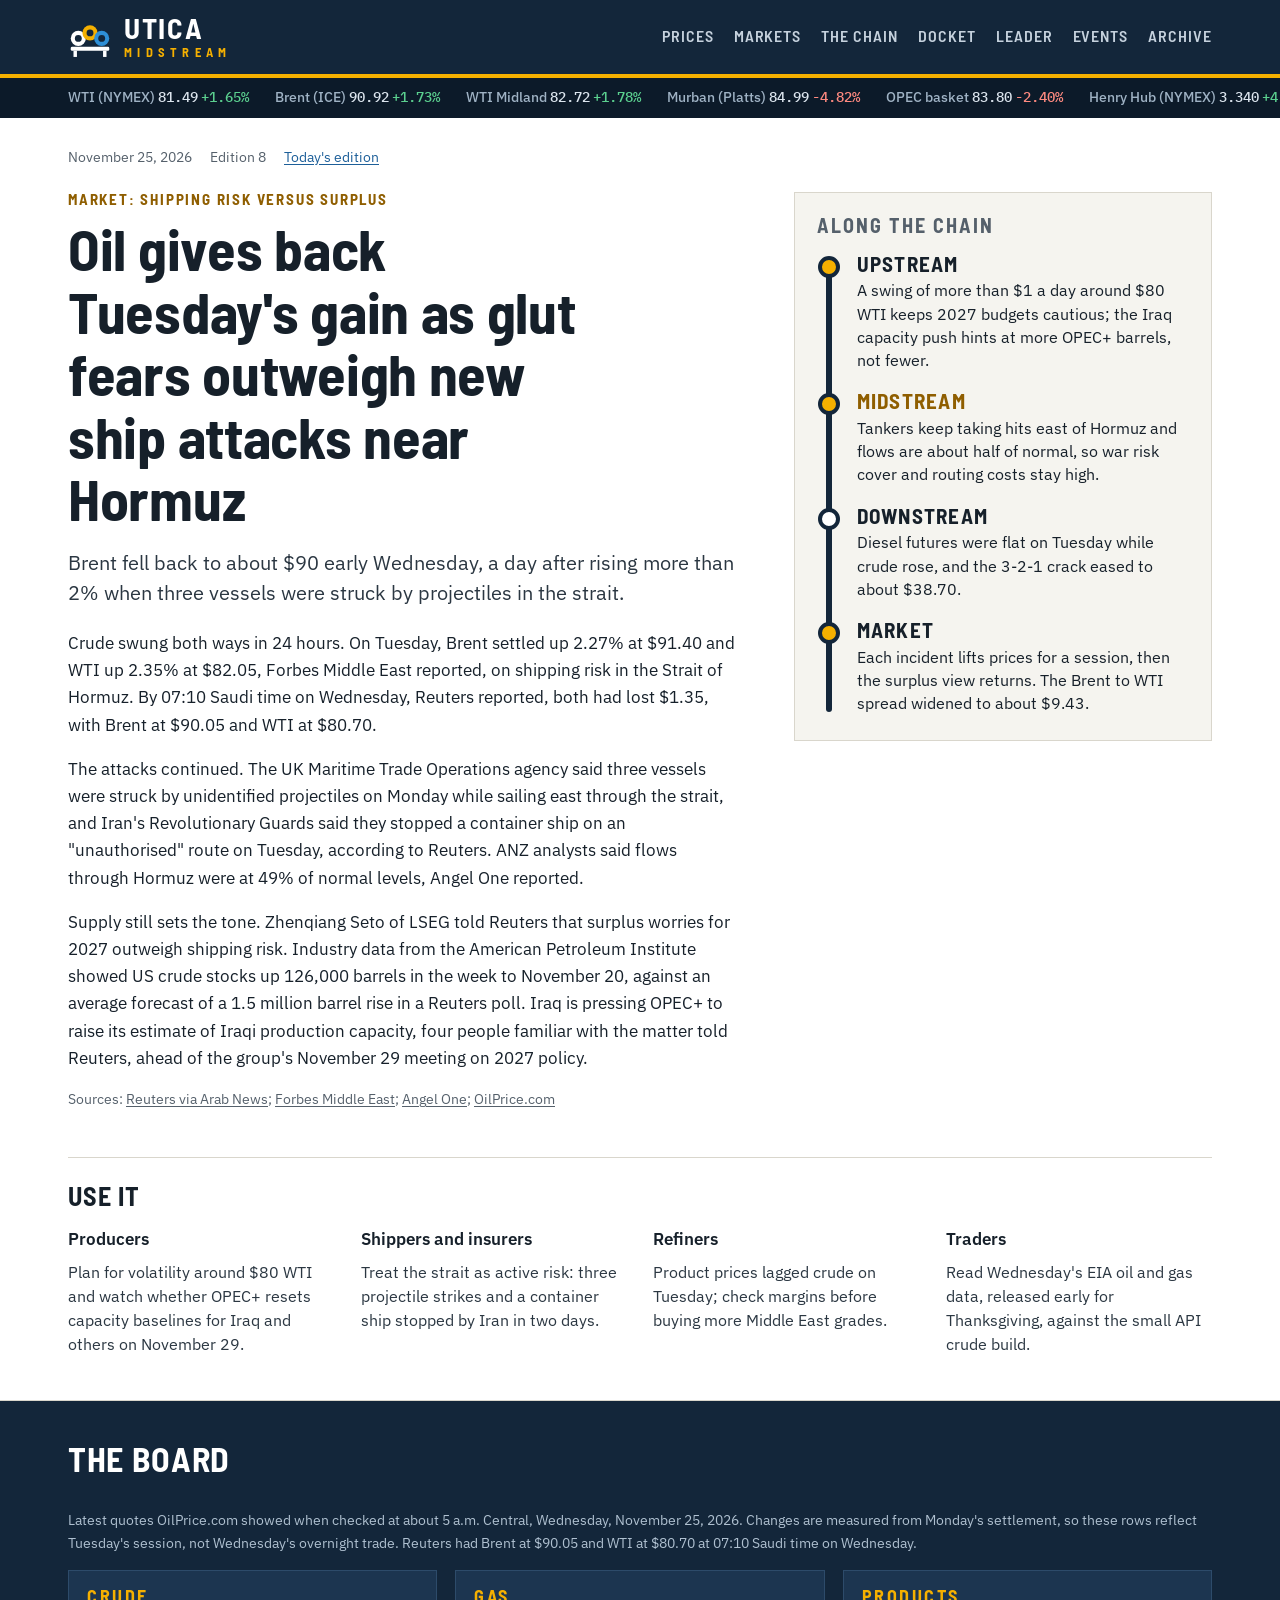
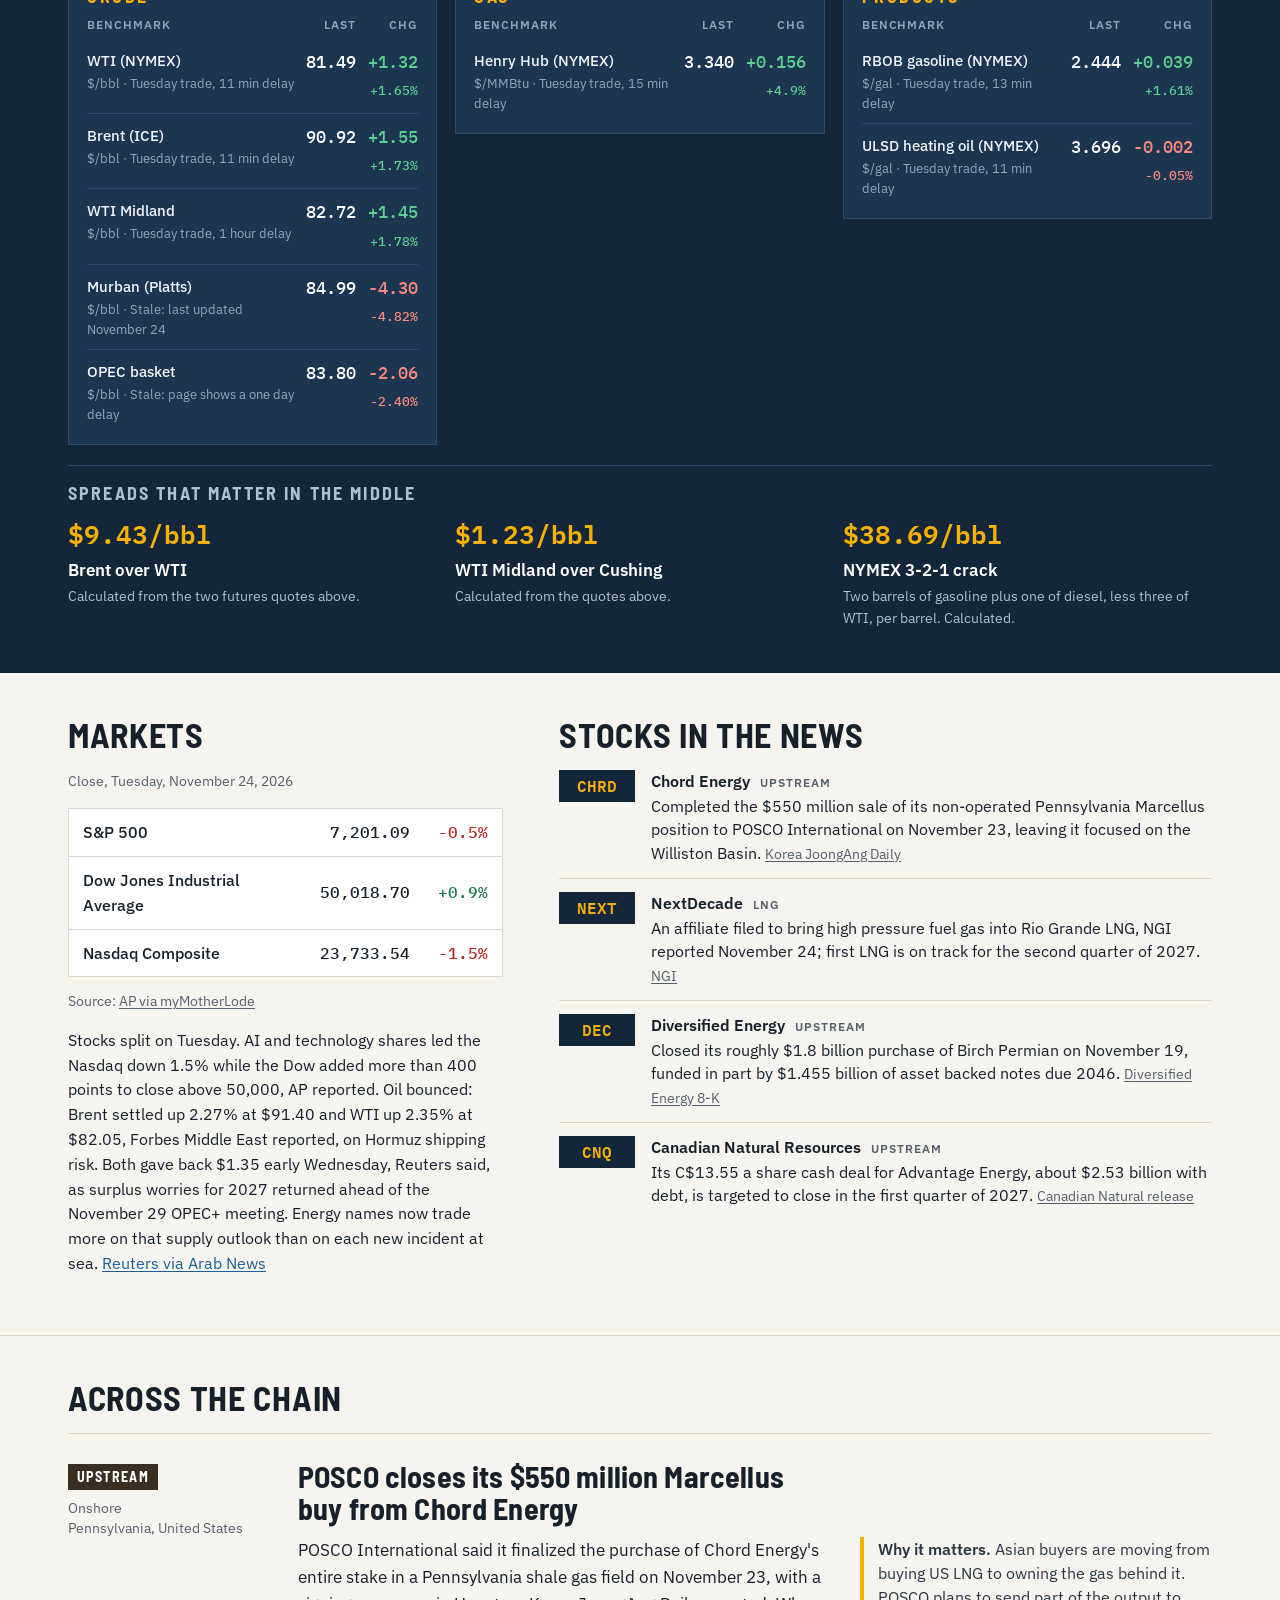
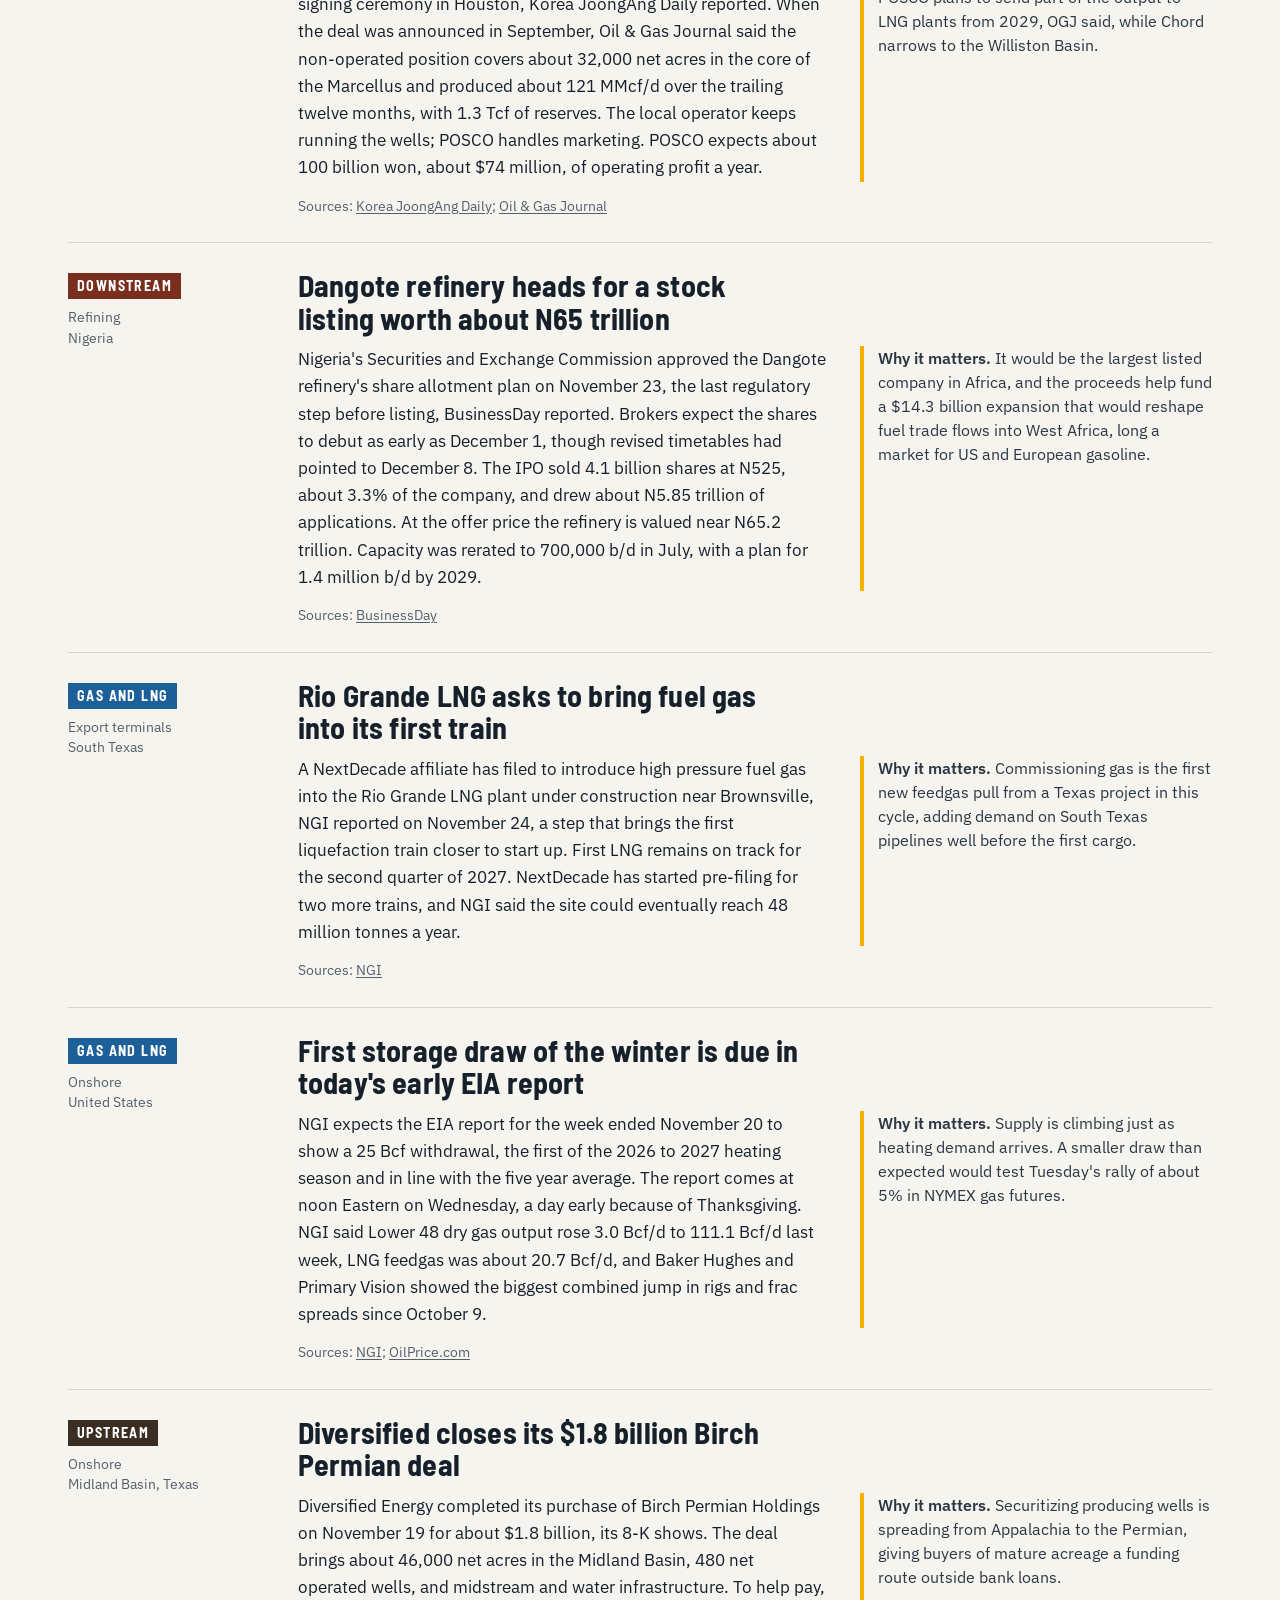
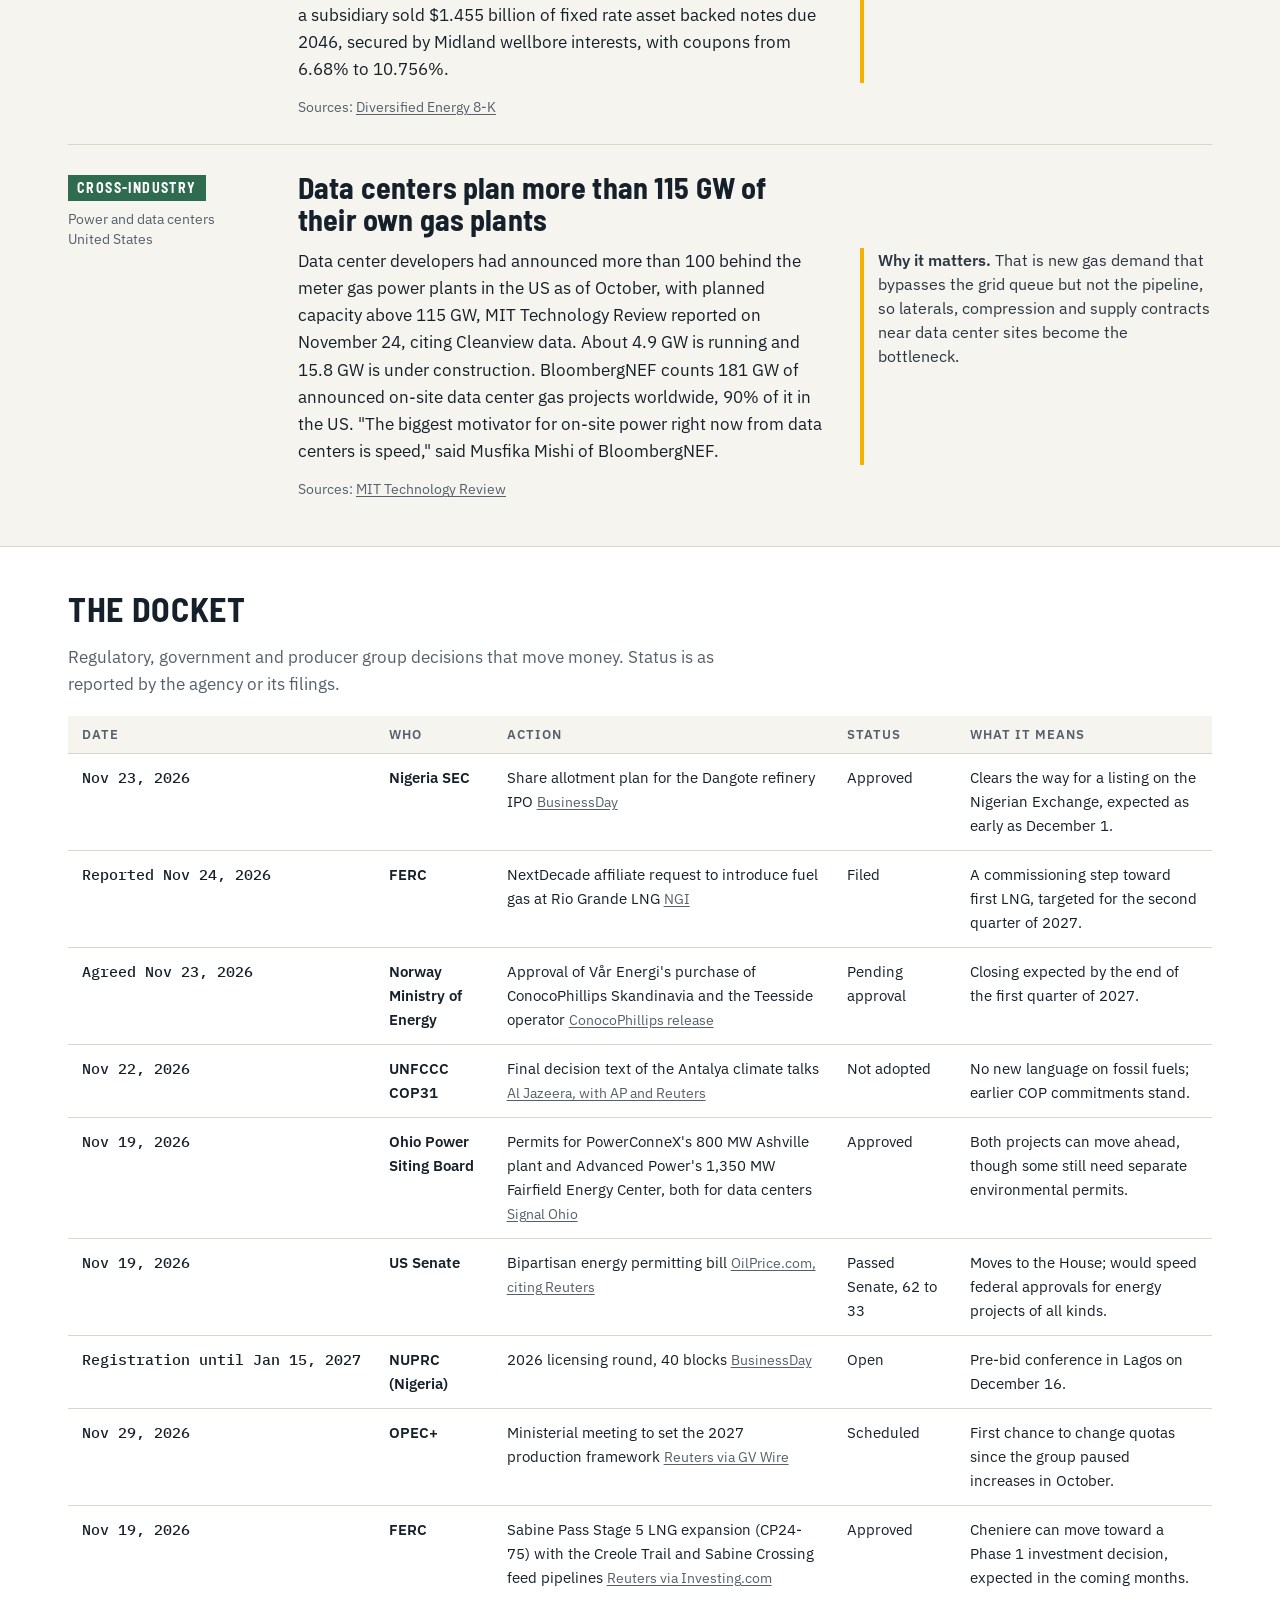
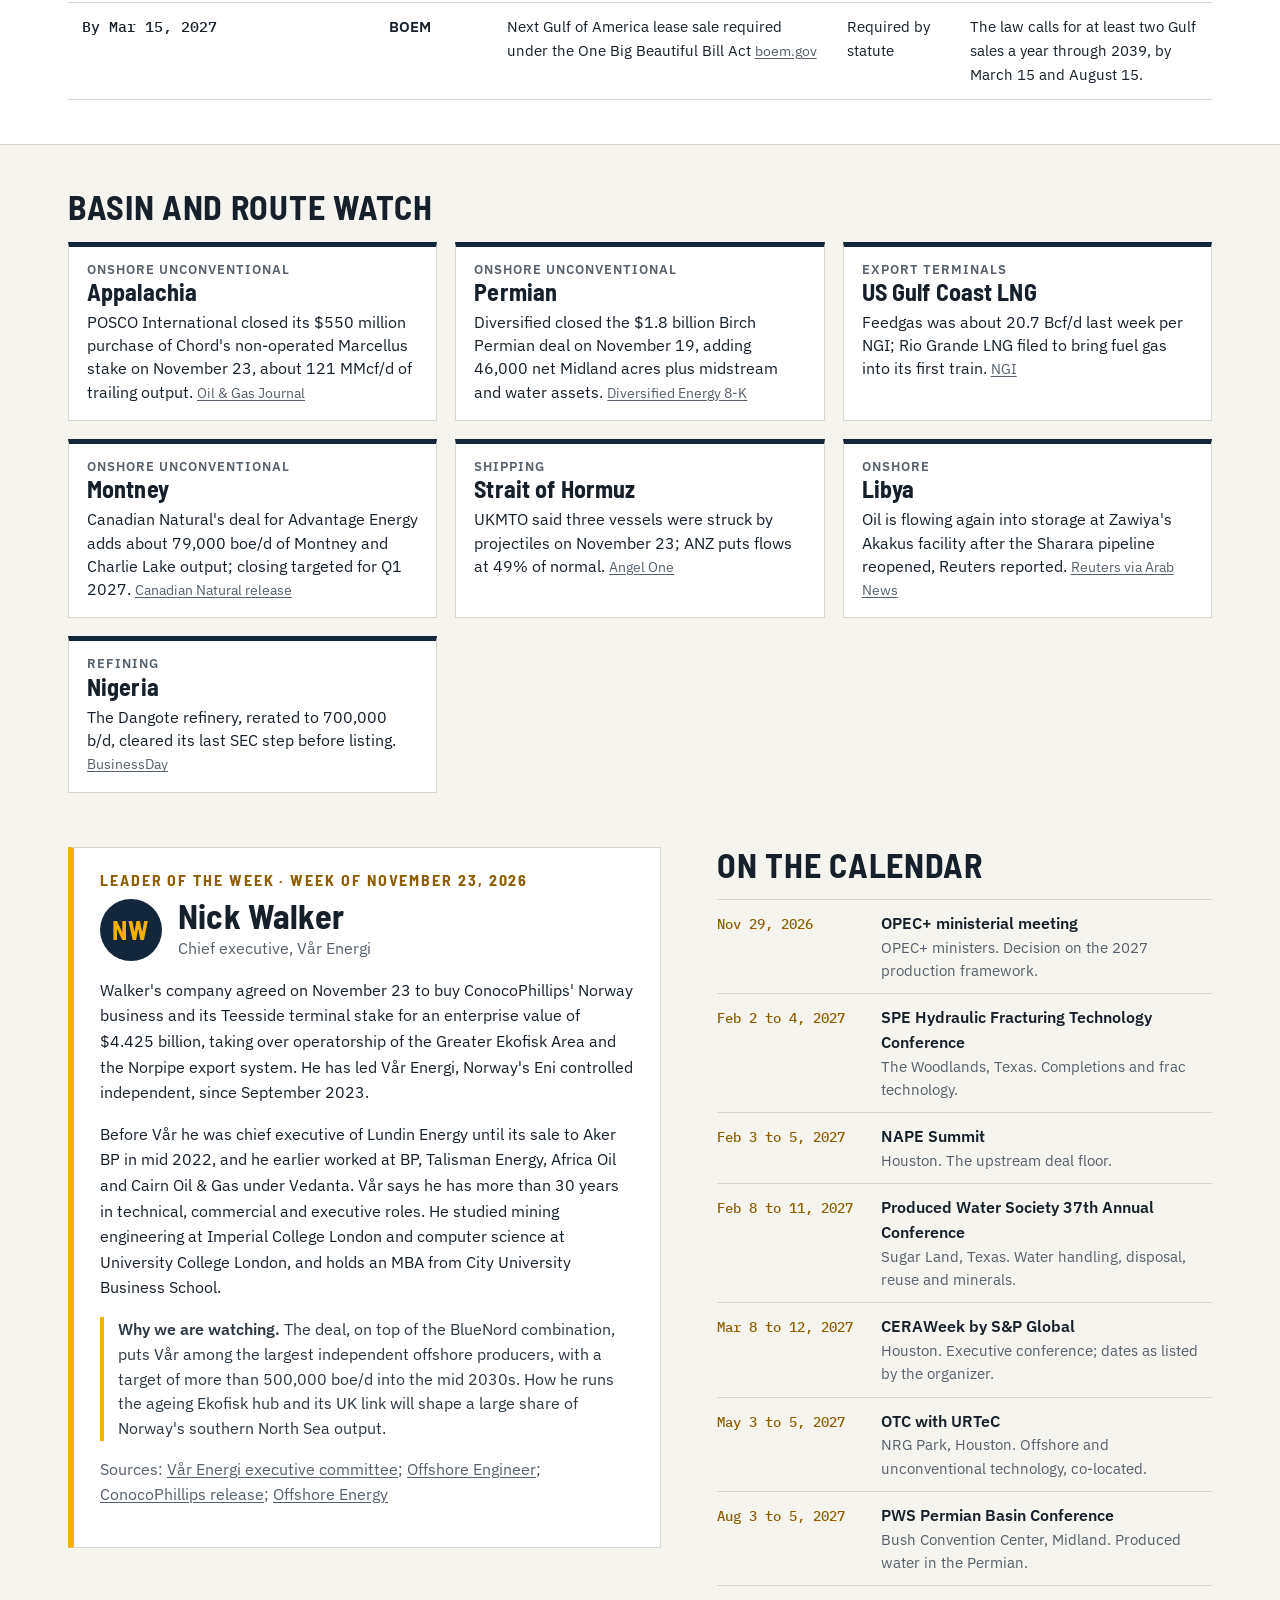
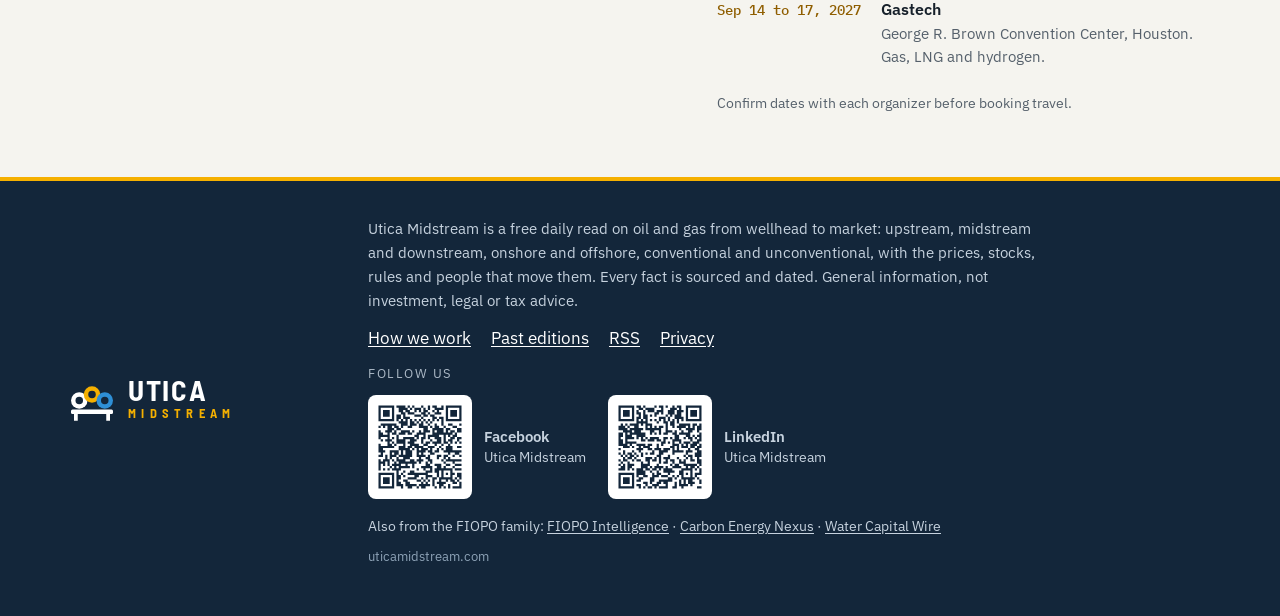
<file: archive/2026-11-25.html>
<!DOCTYPE html>
<html lang="en">
<head>
<meta charset="utf-8">
<meta name="viewport" content="width=device-width, initial-scale=1">
<meta http-equiv="Content-Security-Policy" content="default-src 'self'; script-src 'self'; style-src 'self' 'unsafe-inline'; img-src 'self' data:; font-src 'self'; connect-src 'self'; object-src 'none'; base-uri 'self'; form-action 'self'; upgrade-insecure-requests">
<meta name="referrer" content="strict-origin-when-cross-origin">
<title>Oil gives back Tuesday&#39;s gain as glut fears outweigh new ship attacks near Hormuz | Utica Midstream</title>
<meta name="description" content="Shipping attacks near Hormuz are moving oil for a day at a time. Brent jumped more than 2% on Tuesday after three vessels were hit, then gave back $1.35 by early Wednesday as surplus worries for 2027 returned.">
<meta name="robots" content="index, follow, max-image-preview:large">
<link rel="canonical" href="https://uticamidstream.com/archive/2026-11-25.html">
<meta name="google-site-verification" content="088mT8MW7YSvouSN46BnCaNXU6O1GncsoiYr1Zxl6-Y">

<meta name="theme-color" content="#13263A">
<meta property="og:type" content="article">
<meta property="og:site_name" content="Utica Midstream">
<meta property="og:title" content="Oil gives back Tuesday&#39;s gain as glut fears outweigh new ship attacks near Hormuz">
<meta property="og:description" content="Shipping attacks near Hormuz are moving oil for a day at a time. Brent jumped more than 2% on Tuesday after three vessels were hit, then gave back $1.35 by early Wednesday as surplus worries for 2027 returned.">
<meta property="og:url" content="https://uticamidstream.com/archive/2026-11-25.html">
<meta property="og:image" content="https://uticamidstream.com/social/2026-11-25.png">
<meta property="og:image:width" content="1080"><meta property="og:image:height" content="1350">
<meta property="article:published_time" content="2026-11-25T04:48:00-06:00">
<meta name="twitter:card" content="summary_large_image">
<meta name="twitter:title" content="Oil gives back Tuesday&#39;s gain as glut fears outweigh new ship attacks near Hormuz">
<meta name="twitter:description" content="Shipping attacks near Hormuz are moving oil for a day at a time. Brent jumped more than 2% on Tuesday after three vessels were hit, then gave back $1.35 by early Wednesday as surplus worries for 2027 returned.">
<meta name="twitter:image" content="https://uticamidstream.com/social/2026-11-25.png">
<link rel="icon" type="image/svg+xml" href="../brand/um-icon.svg">
<link rel="apple-touch-icon" href="../brand/um-icon-180.png">
<link rel="alternate" type="application/rss+xml" title="Utica Midstream" href="../feed.xml">
<link rel="preload" href="../assets/fonts/barlow-semi-condensed-latin-700-normal.woff2" as="font" type="font/woff2" crossorigin>
<link rel="stylesheet" href="../assets/style.css?v=01a7a954">

<script type="application/ld+json">{"@context": "https://schema.org", "@graph": [{"@type": "NewsMediaOrganization", "@id": "https://uticamidstream.com/#org", "name": "Utica Midstream", "url": "https://uticamidstream.com/", "logo": {"@type": "ImageObject", "url": "https://uticamidstream.com/brand/um-icon-512.png", "width": 512, "height": 512}, "description": "A free daily read on oil and gas from wellhead to market: prices, stocks, pipelines, policy, projects and people, with every fact sourced and dated.", "sameAs": ["https://www.facebook.com/profile.php?id=61596931970525", "https://www.linkedin.com/company/uticamidstream/"]}, {"@type": "NewsArticle", "@id": "https://uticamidstream.com/archive/2026-11-25.html#article", "headline": "Oil gives back Tuesday's gain as glut fears outweigh new ship attacks near Hormuz", "description": "Shipping attacks near Hormuz are moving oil for a day at a time. Brent jumped more than 2% on Tuesday after three vessels were hit, then gave back $1.35 by early Wednesday as surplus worries for 2027 returned.", "url": "https://uticamidstream.com/archive/2026-11-25.html", "mainEntityOfPage": "https://uticamidstream.com/archive/2026-11-25.html", "image": ["https://uticamidstream.com/social/2026-11-25.png"], "datePublished": "2026-11-25T04:48:00-06:00", "dateModified": "2026-11-25T04:48:00-06:00", "inLanguage": "en-US", "isAccessibleForFree": true, "articleSection": ["Market: shipping risk versus surplus", "Upstream", "Downstream", "Gas and LNG", "Gas and LNG", "Upstream", "Cross-industry"], "author": {"@id": "https://uticamidstream.com/#org"}, "publisher": {"@id": "https://uticamidstream.com/#org"}}, {"@type": "Person", "name": "Nick Walker", "jobTitle": "Chief executive, Vår Energi"}]}</script>
</head>
<body>
<a class="skip" href="#main">Skip to content</a>
<header class="top">
 <div class="wrap">
  <a class="brand" href="../" aria-label="Utica Midstream home"><img src="../brand/um-mark-white.svg" alt="" width="44" height="44"><span class="wm"><span class="w1">UTICA</span><span class="w2">MIDSTREAM</span></span></a>
  <nav class="main" aria-label="Main">
   <a href="../#prices">Prices</a>
   <a href="../#markets">Markets</a>
   <a href="../#chain">The chain</a>
   <a href="../#docket">Docket</a>
   <a href="../#leader">Leader</a>
   <a href="../#events">Events</a>
   <a href="../archive/">Archive</a>
  </nav>
 </div>
</header>
<div class="tape" id="prices-tape" aria-label="Price tape">
 <div class="wrap tape-in"><span class="tk"><b>WTI (NYMEX)</b> <span class="num">81.49</span> <span class="num up">+1.65%</span></span><span class="tk"><b>Brent (ICE)</b> <span class="num">90.92</span> <span class="num up">+1.73%</span></span><span class="tk"><b>WTI Midland</b> <span class="num">82.72</span> <span class="num up">+1.78%</span></span><span class="tk"><b>Murban (Platts)</b> <span class="num">84.99</span> <span class="num dn">-4.82%</span></span><span class="tk"><b>OPEC basket</b> <span class="num">83.80</span> <span class="num dn">-2.40%</span></span><span class="tk"><b>Henry Hub (NYMEX)</b> <span class="num">3.340</span> <span class="num up">+4.9%</span></span><span class="tk"><b>RBOB gasoline (NYMEX)</b> <span class="num">2.444</span> <span class="num up">+1.61%</span></span><span class="tk"><b>ULSD heating oil (NYMEX)</b> <span class="num">3.696</span> <span class="num dn">-0.05%</span></span></div>
</div>
<main id="main">
<section class="lead">
 <div class="wrap">
  <p class="dateline">November 25, 2026<span>Edition 8</span><a href="../">Today's edition</a></p>
  <div class="lead-grid">
   <article class="lead-story">
    <p class="kick">Market: shipping risk versus surplus</p>
    <h1>Oil gives back Tuesday&#39;s gain as glut fears outweigh new ship attacks near Hormuz</h1>
    <p class="dek">Brent fell back to about $90 early Wednesday, a day after rising more than 2% when three vessels were struck by projectiles in the strait.</p>
    <p>Crude swung both ways in 24 hours. On Tuesday, Brent settled up 2.27% at $91.40 and WTI up 2.35% at $82.05, Forbes Middle East reported, on shipping risk in the Strait of Hormuz. By 07:10 Saudi time on Wednesday, Reuters reported, both had lost $1.35, with Brent at $90.05 and WTI at $80.70.</p><p>The attacks continued. The UK Maritime Trade Operations agency said three vessels were struck by unidentified projectiles on Monday while sailing east through the strait, and Iran&#39;s Revolutionary Guards said they stopped a container ship on an &#34;unauthorised&#34; route on Tuesday, according to Reuters. ANZ analysts said flows through Hormuz were at 49% of normal levels, Angel One reported.</p><p>Supply still sets the tone. Zhenqiang Seto of LSEG told Reuters that surplus worries for 2027 outweigh shipping risk. Industry data from the American Petroleum Institute showed US crude stocks up 126,000 barrels in the week to November 20, against an average forecast of a 1.5 million barrel rise in a Reuters poll. Iraq is pressing OPEC+ to raise its estimate of Iraqi production capacity, four people familiar with the matter told Reuters, ahead of the group&#39;s November 29 meeting on 2027 policy.</p>
    <p class="src">Sources: <a href="https://arabnews.com/energy/oil-slips-over-1-as-supply-glut-prospect-offsets-middle-east-disruption-fears-3013948" rel="noopener">Reuters via Arab News</a>; <a href="https://www.forbesmiddleeast.com/industry/energy/brent-crude-rises-227-to-9140-wti-gains-235-to-8205" rel="noopener">Forbes Middle East</a>; <a href="https://www.angelone.in/news/commodities/crude-oil-prices-fall-today-as-hormuz-attacks-mount-supply-concerns-and-weak-fuel-markets-weigh-november-25-2026" rel="noopener">Angel One</a>; <a href="https://oilprice.com/oil-price-charts/" rel="noopener">OilPrice.com</a></p>
   </article>
   <aside class="flowline" aria-label="How this story moves along the value chain">
    <h2>Along the chain</h2>
    <ol>
     
     <li class="st st-upstream on"><span class="node" aria-hidden="true"></span><h3>Upstream</h3><p>A swing of more than $1 a day around $80 WTI keeps 2027 budgets cautious; the Iraq capacity push hints at more OPEC+ barrels, not fewer.</p></li>
     
     <li class="st st-midstream on"><span class="node" aria-hidden="true"></span><h3>Midstream</h3><p>Tankers keep taking hits east of Hormuz and flows are about half of normal, so war risk cover and routing costs stay high.</p></li>
     
     <li class="st st-downstream"><span class="node" aria-hidden="true"></span><h3>Downstream</h3><p>Diesel futures were flat on Tuesday while crude rose, and the 3-2-1 crack eased to about $38.70.</p></li>
     
     <li class="st st-market on"><span class="node" aria-hidden="true"></span><h3>Market</h3><p>Each incident lifts prices for a session, then the surplus view returns. The Brent to WTI spread widened to about $9.43.</p></li>
     
    </ol>
   </aside>
  </div>
  <div class="use">
   <h2>Use it</h2>
   <dl><div><dt>Producers</dt><dd>Plan for volatility around $80 WTI and watch whether OPEC+ resets capacity baselines for Iraq and others on November 29.</dd></div><div><dt>Shippers and insurers</dt><dd>Treat the strait as active risk: three projectile strikes and a container ship stopped by Iran in two days.</dd></div><div><dt>Refiners</dt><dd>Product prices lagged crude on Tuesday; check margins before buying more Middle East grades.</dd></div><div><dt>Traders</dt><dd>Read Wednesday&#39;s EIA oil and gas data, released early for Thanksgiving, against the small API crude build.</dd></div></dl>
  </div>
 </div>
</section>

<section class="board" id="prices" aria-label="Commodity prices">
 <div class="wrap">
  <div class="board-head"><h2 class="sh">The board</h2><p class="asof">Latest quotes OilPrice.com showed when checked at about 5 a.m. Central, Wednesday, November 25, 2026. Changes are measured from Monday&#39;s settlement, so these rows reflect Tuesday&#39;s session, not Wednesday&#39;s overnight trade. Reuters had Brent at $90.05 and WTI at $80.70 at 07:10 Saudi time on Wednesday.</p></div>
  <div class="board-grid">
   
   <div class="panel">
    <h3>Crude</h3>
    <table>
     <thead><tr><th scope="col">Benchmark</th><th scope="col" class="r">Last</th><th scope="col" class="r">Chg</th></tr></thead>
     <tbody><tr><th scope="row"><a href="https://oilprice.com/oil-price-charts/" rel="noopener">WTI (NYMEX)</a><span class="unit">$/bbl · Tuesday trade, 11 min delay</span></th><td class="r num">81.49</td><td class="r num up">+1.32<br><span class="pc">+1.65%</span></td></tr><tr><th scope="row"><a href="https://oilprice.com/oil-price-charts/" rel="noopener">Brent (ICE)</a><span class="unit">$/bbl · Tuesday trade, 11 min delay</span></th><td class="r num">90.92</td><td class="r num up">+1.55<br><span class="pc">+1.73%</span></td></tr><tr><th scope="row"><a href="https://oilprice.com/oil-price-charts/" rel="noopener">WTI Midland</a><span class="unit">$/bbl · Tuesday trade, 1 hour delay</span></th><td class="r num">82.72</td><td class="r num up">+1.45<br><span class="pc">+1.78%</span></td></tr><tr><th scope="row"><a href="https://oilprice.com/oil-price-charts/" rel="noopener">Murban (Platts)</a><span class="unit">$/bbl · Stale: last updated November 24</span></th><td class="r num">84.99</td><td class="r num dn">-4.30<br><span class="pc">-4.82%</span></td></tr><tr><th scope="row"><a href="https://oilprice.com/oil-price-charts/" rel="noopener">OPEC basket</a><span class="unit">$/bbl · Stale: page shows a one day delay</span></th><td class="r num">83.80</td><td class="r num dn">-2.06<br><span class="pc">-2.40%</span></td></tr></tbody>
    </table>
   </div>
   
   <div class="panel">
    <h3>Gas</h3>
    <table>
     <thead><tr><th scope="col">Benchmark</th><th scope="col" class="r">Last</th><th scope="col" class="r">Chg</th></tr></thead>
     <tbody><tr><th scope="row"><a href="https://oilprice.com/oil-price-charts/" rel="noopener">Henry Hub (NYMEX)</a><span class="unit">$/MMBtu · Tuesday trade, 15 min delay</span></th><td class="r num">3.340</td><td class="r num up">+0.156<br><span class="pc">+4.9%</span></td></tr></tbody>
    </table>
   </div>
   
   <div class="panel">
    <h3>Products</h3>
    <table>
     <thead><tr><th scope="col">Benchmark</th><th scope="col" class="r">Last</th><th scope="col" class="r">Chg</th></tr></thead>
     <tbody><tr><th scope="row"><a href="https://oilprice.com/oil-price-charts/" rel="noopener">RBOB gasoline (NYMEX)</a><span class="unit">$/gal · Tuesday trade, 13 min delay</span></th><td class="r num">2.444</td><td class="r num up">+0.039<br><span class="pc">+1.61%</span></td></tr><tr><th scope="row"><a href="https://oilprice.com/oil-price-charts/" rel="noopener">ULSD heating oil (NYMEX)</a><span class="unit">$/gal · Tuesday trade, 11 min delay</span></th><td class="r num">3.696</td><td class="r num dn">-0.002<br><span class="pc">-0.05%</span></td></tr></tbody>
    </table>
   </div>
   
  </div>
  <div class="spreads">
   <h3>Spreads that matter in the middle</h3>
   <ul><li><span class="num">$9.43/bbl</span><b>Brent over WTI</b><span>Calculated from the two futures quotes above.</span></li><li><span class="num">$1.23/bbl</span><b>WTI Midland over Cushing</b><span>Calculated from the quotes above.</span></li><li><span class="num">$38.69/bbl</span><b>NYMEX 3-2-1 crack</b><span>Two barrels of gasoline plus one of diesel, less three of WTI, per barrel. Calculated.</span></li></ul>
  </div>
 </div>
</section>

<section class="markets" id="markets" aria-label="Markets and stocks">
 <div class="wrap mk-grid">
  <div>
   <h2 class="sh">Markets</h2>
   <p class="asof">Close, Tuesday, November 24, 2026</p>
   <table class="idx">
    <tbody><tr><th scope="row">S&amp;P 500</th><td class="r num">7,201.09</td><td class="r num dn">-0.5%</td></tr><tr><th scope="row">Dow Jones Industrial Average</th><td class="r num">50,018.70</td><td class="r num up">+0.9%</td></tr><tr><th scope="row">Nasdaq Composite</th><td class="r num">23,733.54</td><td class="r num dn">-1.5%</td></tr></tbody>
   </table>
   <p class="src">Source: <a href="https://mymotherlode.com/news/national/11337878/how-major-us-stock-indexes-fared-tuesday-11-24-2026.html" rel="noopener">AP via myMotherLode</a></p>
   <p class="read">Stocks split on Tuesday. AI and technology shares led the Nasdaq down 1.5% while the Dow added more than 400 points to close above 50,000, AP reported. Oil bounced: Brent settled up 2.27% at $91.40 and WTI up 2.35% at $82.05, Forbes Middle East reported, on Hormuz shipping risk. Both gave back $1.35 early Wednesday, Reuters said, as surplus worries for 2027 returned ahead of the November 29 OPEC+ meeting. Energy names now trade more on that supply outlook than on each new incident at sea. <a href="https://arabnews.com/energy/oil-slips-over-1-as-supply-glut-prospect-offsets-middle-east-disruption-fears-3013948" rel="noopener">Reuters via Arab News</a></p>
  </div>
  <div>
   <h2 class="sh">Stocks in the news</h2>
   <ul class="stocks"><li><span class="tick">CHRD</span><div><p class="sn"><b>Chord Energy</b> <span class="seg">Upstream</span></p><p>Completed the $550 million sale of its non-operated Pennsylvania Marcellus position to POSCO International on November 23, leaving it focused on the Williston Basin. <a href="https://www.koreajoongangdaily.com/business/posco-completes-550-million-acquisition-of-us-shale-gas-field/12988546" rel="noopener">Korea JoongAng Daily</a></p></div></li><li><span class="tick">NEXT</span><div><p class="sn"><b>NextDecade</b> <span class="seg">LNG</span></p><p>An affiliate filed to bring high pressure fuel gas into Rio Grande LNG, NGI reported November 24; first LNG is on track for the second quarter of 2027. <a href="https://naturalgasintel.com/news/rio-grande-lng-close-to-introducing-natural-gas-to-first-liquefaction-train/" rel="noopener">NGI</a></p></div></li><li><span class="tick">DEC</span><div><p class="sn"><b>Diversified Energy</b> <span class="seg">Upstream</span></p><p>Closed its roughly $1.8 billion purchase of Birch Permian on November 19, funded in part by $1.455 billion of asset backed notes due 2046. <a href="https://www.sec.gov/Archives/edgar/data/0001922446/000114036126045091/ef20085978_8k.htm" rel="noopener">Diversified Energy 8-K</a></p></div></li><li><span class="tick">CNQ</span><div><p class="sn"><b>Canadian Natural Resources</b> <span class="seg">Upstream</span></p><p>Its C$13.55 a share cash deal for Advantage Energy, about $2.53 billion with debt, is targeted to close in the first quarter of 2027. <a href="https://www.sec.gov/Archives/edgar/data/0001017413/000101741326000054/a11162026pradvantageacq.htm" rel="noopener">Canadian Natural release</a></p></div></li></ul>
  </div>
 </div>
</section>

<section class="chain" id="chain">
 <div class="wrap">
  <h2 class="sh">Across the chain</h2>
  
  <article class="brief" id="money">
   <div class="tags"><p class="seg seg-upstream">Upstream</p><p class="set"><span>Onshore</span><span>Pennsylvania, United States</span></p></div>
   <div>
    <h3>POSCO closes its $550 million Marcellus buy from Chord Energy</h3>
    <div class="brief-body"><p>POSCO International said it finalized the purchase of Chord Energy&#39;s entire stake in a Pennsylvania shale gas field on November 23, with a signing ceremony in Houston, Korea JoongAng Daily reported. When the deal was announced in September, Oil &amp; Gas Journal said the non-operated position covers about 32,000 net acres in the core of the Marcellus and produced about 121 MMcf/d over the trailing twelve months, with 1.3 Tcf of reserves. The local operator keeps running the wells; POSCO handles marketing. POSCO expects about 100 billion won, about $74 million, of operating profit a year.</p><p class="why"><b>Why it matters.</b> Asian buyers are moving from buying US LNG to owning the gas behind it. POSCO plans to send part of the output to LNG plants from 2029, OGJ said, while Chord narrows to the Williston Basin.</p></div>
    <p class="src">Sources: <a href="https://www.koreajoongangdaily.com/business/posco-completes-550-million-acquisition-of-us-shale-gas-field/12988546" rel="noopener">Korea JoongAng Daily</a>; <a href="https://www.ogj.com/general-interest/companies/news/55405540/posco-international-to-acquire-chords-marcellus-gas-assets-for-550-million" rel="noopener">Oil &amp; Gas Journal</a></p>
   </div>
  </article>
  
  <article class="brief" id="world">
   <div class="tags"><p class="seg seg-downstream">Downstream</p><p class="set"><span>Refining</span><span>Nigeria</span></p></div>
   <div>
    <h3>Dangote refinery heads for a stock listing worth about N65 trillion</h3>
    <div class="brief-body"><p>Nigeria&#39;s Securities and Exchange Commission approved the Dangote refinery&#39;s share allotment plan on November 23, the last regulatory step before listing, BusinessDay reported. Brokers expect the shares to debut as early as December 1, though revised timetables had pointed to December 8. The IPO sold 4.1 billion shares at N525, about 3.3% of the company, and drew about N5.85 trillion of applications. At the offer price the refinery is valued near N65.2 trillion. Capacity was rerated to 700,000 b/d in July, with a plan for 1.4 million b/d by 2029.</p><p class="why"><b>Why it matters.</b> It would be the largest listed company in Africa, and the proceeds help fund a $14.3 billion expansion that would reshape fuel trade flows into West Africa, long a market for US and European gasoline.</p></div>
    <p class="src">Sources: <a href="https://businessday.ng/markets/article/dangote-refinery-eyes-dec-1-for-historic-n65trn-ngx-listing/" rel="noopener">BusinessDay</a></p>
   </div>
  </article>
  
  <article class="brief" id="lng">
   <div class="tags"><p class="seg seg-gas-lng">Gas and LNG</p><p class="set"><span>Export terminals</span><span>South Texas</span></p></div>
   <div>
    <h3>Rio Grande LNG asks to bring fuel gas into its first train</h3>
    <div class="brief-body"><p>A NextDecade affiliate has filed to introduce high pressure fuel gas into the Rio Grande LNG plant under construction near Brownsville, NGI reported on November 24, a step that brings the first liquefaction train closer to start up. First LNG remains on track for the second quarter of 2027. NextDecade has started pre-filing for two more trains, and NGI said the site could eventually reach 48 million tonnes a year.</p><p class="why"><b>Why it matters.</b> Commissioning gas is the first new feedgas pull from a Texas project in this cycle, adding demand on South Texas pipelines well before the first cargo.</p></div>
    <p class="src">Sources: <a href="https://naturalgasintel.com/news/rio-grande-lng-close-to-introducing-natural-gas-to-first-liquefaction-train/" rel="noopener">NGI</a></p>
   </div>
  </article>
  
  <article class="brief" id="gas">
   <div class="tags"><p class="seg seg-gas-lng">Gas and LNG</p><p class="set"><span>Onshore</span><span>United States</span></p></div>
   <div>
    <h3>First storage draw of the winter is due in today&#39;s early EIA report</h3>
    <div class="brief-body"><p>NGI expects the EIA report for the week ended November 20 to show a 25 Bcf withdrawal, the first of the 2026 to 2027 heating season and in line with the five year average. The report comes at noon Eastern on Wednesday, a day early because of Thanksgiving. NGI said Lower 48 dry gas output rose 3.0 Bcf/d to 111.1 Bcf/d last week, LNG feedgas was about 20.7 Bcf/d, and Baker Hughes and Primary Vision showed the biggest combined jump in rigs and frac spreads since October 9.</p><p class="why"><b>Why it matters.</b> Supply is climbing just as heating demand arrives. A smaller draw than expected would test Tuesday&#39;s rally of about 5% in NYMEX gas futures.</p></div>
    <p class="src">Sources: <a href="https://naturalgasintel.com/news/winter-makes-presence-felt-as-us-natural-gas-storage-shifts-to-withdrawal-mode/" rel="noopener">NGI</a>; <a href="https://oilprice.com/oil-price-charts/" rel="noopener">OilPrice.com</a></p>
   </div>
  </article>
  
  <article class="brief" id="permian">
   <div class="tags"><p class="seg seg-upstream">Upstream</p><p class="set"><span>Onshore</span><span>Midland Basin, Texas</span></p></div>
   <div>
    <h3>Diversified closes its $1.8 billion Birch Permian deal</h3>
    <div class="brief-body"><p>Diversified Energy completed its purchase of Birch Permian Holdings on November 19 for about $1.8 billion, its 8-K shows. The deal brings about 46,000 net acres in the Midland Basin, 480 net operated wells, and midstream and water infrastructure. To help pay, a subsidiary sold $1.455 billion of fixed rate asset backed notes due 2046, secured by Midland wellbore interests, with coupons from 6.68% to 10.756%.</p><p class="why"><b>Why it matters.</b> Securitizing producing wells is spreading from Appalachia to the Permian, giving buyers of mature acreage a funding route outside bank loans.</p></div>
    <p class="src">Sources: <a href="https://www.sec.gov/Archives/edgar/data/0001922446/000114036126045091/ef20085978_8k.htm" rel="noopener">Diversified Energy 8-K</a></p>
   </div>
  </article>
  
  <article class="brief" id="power">
   <div class="tags"><p class="seg seg-cross-industry">Cross-industry</p><p class="set"><span>Power and data centers</span><span>United States</span></p></div>
   <div>
    <h3>Data centers plan more than 115 GW of their own gas plants</h3>
    <div class="brief-body"><p>Data center developers had announced more than 100 behind the meter gas power plants in the US as of October, with planned capacity above 115 GW, MIT Technology Review reported on November 24, citing Cleanview data. About 4.9 GW is running and 15.8 GW is under construction. BloombergNEF counts 181 GW of announced on-site data center gas projects worldwide, 90% of it in the US. &#34;The biggest motivator for on-site power right now from data centers is speed,&#34; said Musfika Mishi of BloombergNEF.</p><p class="why"><b>Why it matters.</b> That is new gas demand that bypasses the grid queue but not the pipeline, so laterals, compression and supply contracts near data center sites become the bottleneck.</p></div>
    <p class="src">Sources: <a href="https://www.technologyreview.com/2026/11/24/1149622/data-centers-natural-gas/" rel="noopener">MIT Technology Review</a></p>
   </div>
  </article>
  
 </div>
</section>

<section class="docket" id="docket">
 <div class="wrap">
  <h2 class="sh">The docket</h2>
  <p class="intro">Regulatory, government and producer group decisions that move money. Status is as reported by the agency or its filings.</p>
  <div class="dk-wrap"><table>
   <thead><tr><th scope="col">Date</th><th scope="col">Who</th><th scope="col">Action</th><th scope="col">Status</th><th scope="col">What it means</th></tr></thead>
   <tbody><tr><td class="num nowrap" data-l="Date">Nov 23, 2026</td><td data-l="Who"><b>Nigeria SEC</b></td><td data-l="Action">Share allotment plan for the Dangote refinery IPO <a href="https://businessday.ng/markets/article/dangote-refinery-eyes-dec-1-for-historic-n65trn-ngx-listing/" rel="noopener">BusinessDay</a></td><td data-l="Status">Approved</td><td data-l="What it means">Clears the way for a listing on the Nigerian Exchange, expected as early as December 1.</td></tr><tr><td class="num nowrap" data-l="Date">Reported Nov 24, 2026</td><td data-l="Who"><b>FERC</b></td><td data-l="Action">NextDecade affiliate request to introduce fuel gas at Rio Grande LNG <a href="https://naturalgasintel.com/news/rio-grande-lng-close-to-introducing-natural-gas-to-first-liquefaction-train/" rel="noopener">NGI</a></td><td data-l="Status">Filed</td><td data-l="What it means">A commissioning step toward first LNG, targeted for the second quarter of 2027.</td></tr><tr><td class="num nowrap" data-l="Date">Agreed Nov 23, 2026</td><td data-l="Who"><b>Norway Ministry of Energy</b></td><td data-l="Action">Approval of Vår Energi&#39;s purchase of ConocoPhillips Skandinavia and the Teesside operator <a href="https://www.conocophillips.com/news-media/story/conocophillips-announces-agreement-to-sell-norway-business-and-teesside-asset-to-var-energi-2/" rel="noopener">ConocoPhillips release</a></td><td data-l="Status">Pending approval</td><td data-l="What it means">Closing expected by the end of the first quarter of 2027.</td></tr><tr><td class="num nowrap" data-l="Date">Nov 22, 2026</td><td data-l="Who"><b>UNFCCC COP31</b></td><td data-l="Action">Final decision text of the Antalya climate talks <a href="https://www.aljazeera.com/news/2026/11/22/fossil-fuel-impasse-pushes-cop31-climate-talks-into-second-day-of-overtime" rel="noopener">Al Jazeera, with AP and Reuters</a></td><td data-l="Status">Not adopted</td><td data-l="What it means">No new language on fossil fuels; earlier COP commitments stand.</td></tr><tr><td class="num nowrap" data-l="Date">Nov 19, 2026</td><td data-l="Who"><b>Ohio Power Siting Board</b></td><td data-l="Action">Permits for PowerConneX&#39;s 800 MW Ashville plant and Advanced Power&#39;s 1,350 MW Fairfield Energy Center, both for data centers <a href="https://signalohio.org/ohio-approves-two-large-power-plants-exclusively-for-data-centers/" rel="noopener">Signal Ohio</a></td><td data-l="Status">Approved</td><td data-l="What it means">Both projects can move ahead, though some still need separate environmental permits.</td></tr><tr><td class="num nowrap" data-l="Date">Nov 19, 2026</td><td data-l="Who"><b>US Senate</b></td><td data-l="Action">Bipartisan energy permitting bill <a href="https://oilprice.com/Latest-Energy-News/World-News/Senate-Passes-Sweeping-Energy-Permitting-Reform-Bill-in-62-33-Vote.html" rel="noopener">OilPrice.com, citing Reuters</a></td><td data-l="Status">Passed Senate, 62 to 33</td><td data-l="What it means">Moves to the House; would speed federal approvals for energy projects of all kinds.</td></tr><tr><td class="num nowrap" data-l="Date">Registration until Jan 15, 2027</td><td data-l="Who"><b>NUPRC (Nigeria)</b></td><td data-l="Action">2026 licensing round, 40 blocks <a href="https://businessday.ng/energy/article/nuprc-opens-portal-for-2026-oil-bid-round-as-40-blocks-go-on-offer/" rel="noopener">BusinessDay</a></td><td data-l="Status">Open</td><td data-l="What it means">Pre-bid conference in Lagos on December 16.</td></tr><tr><td class="num nowrap" data-l="Date">Nov 29, 2026</td><td data-l="Who"><b>OPEC+</b></td><td data-l="Action">Ministerial meeting to set the 2027 production framework <a href="https://gvwire.com/2026/11/01/opec-keeps-december-oil-output-targets-steady-ahead-of-tougher-call-for-2027/" rel="noopener">Reuters via GV Wire</a></td><td data-l="Status">Scheduled</td><td data-l="What it means">First chance to change quotas since the group paused increases in October.</td></tr><tr><td class="num nowrap" data-l="Date">Nov 19, 2026</td><td data-l="Who"><b>FERC</b></td><td data-l="Action">Sabine Pass Stage 5 LNG expansion (CP24-75) with the Creole Trail and Sabine Crossing feed pipelines <a href="https://investing.com/news/stock-market-news/federal-regulators-approve-chenieres-sabine-pass-expansion-project-5039760" rel="noopener">Reuters via Investing.com</a></td><td data-l="Status">Approved</td><td data-l="What it means">Cheniere can move toward a Phase 1 investment decision, expected in the coming months.</td></tr><tr><td class="num nowrap" data-l="Date">By Mar 15, 2027</td><td data-l="Who"><b>BOEM</b></td><td data-l="Action">Next Gulf of America lease sale required under the One Big Beautiful Bill Act <a href="https://www.boem.gov/oil-gas-energy/leasing/proposed-nos-bbg-3" rel="noopener">boem.gov</a></td><td data-l="Status">Required by statute</td><td data-l="What it means">The law calls for at least two Gulf sales a year through 2039, by March 15 and August 15.</td></tr></tbody>
  </table></div>
 </div>
</section>

<section class="basins">
 <div class="wrap">
  <h2 class="sh">Basin and route watch</h2>
  <div class="bgrid"><div class="bas"><p class="set">Onshore unconventional</p><h3>Appalachia</h3><p>POSCO International closed its $550 million purchase of Chord&#39;s non-operated Marcellus stake on November 23, about 121 MMcf/d of trailing output. <a href="https://www.ogj.com/general-interest/companies/news/55405540/posco-international-to-acquire-chords-marcellus-gas-assets-for-550-million" rel="noopener">Oil &amp; Gas Journal</a></p></div><div class="bas"><p class="set">Onshore unconventional</p><h3>Permian</h3><p>Diversified closed the $1.8 billion Birch Permian deal on November 19, adding 46,000 net Midland acres plus midstream and water assets. <a href="https://www.sec.gov/Archives/edgar/data/0001922446/000114036126045091/ef20085978_8k.htm" rel="noopener">Diversified Energy 8-K</a></p></div><div class="bas"><p class="set">Export terminals</p><h3>US Gulf Coast LNG</h3><p>Feedgas was about 20.7 Bcf/d last week per NGI; Rio Grande LNG filed to bring fuel gas into its first train. <a href="https://naturalgasintel.com/news/winter-makes-presence-felt-as-us-natural-gas-storage-shifts-to-withdrawal-mode/" rel="noopener">NGI</a></p></div><div class="bas"><p class="set">Onshore unconventional</p><h3>Montney</h3><p>Canadian Natural&#39;s deal for Advantage Energy adds about 79,000 boe/d of Montney and Charlie Lake output; closing targeted for Q1 2027. <a href="https://www.sec.gov/Archives/edgar/data/0001017413/000101741326000054/a11162026pradvantageacq.htm" rel="noopener">Canadian Natural release</a></p></div><div class="bas"><p class="set">Shipping</p><h3>Strait of Hormuz</h3><p>UKMTO said three vessels were struck by projectiles on November 23; ANZ puts flows at 49% of normal. <a href="https://www.angelone.in/news/commodities/crude-oil-prices-fall-today-as-hormuz-attacks-mount-supply-concerns-and-weak-fuel-markets-weigh-november-25-2026" rel="noopener">Angel One</a></p></div><div class="bas"><p class="set">Onshore</p><h3>Libya</h3><p>Oil is flowing again into storage at Zawiya&#39;s Akakus facility after the Sharara pipeline reopened, Reuters reported. <a href="https://arabnews.com/energy/oil-slips-over-1-as-supply-glut-prospect-offsets-middle-east-disruption-fears-3013948" rel="noopener">Reuters via Arab News</a></p></div><div class="bas"><p class="set">Refining</p><h3>Nigeria</h3><p>The Dangote refinery, rerated to 700,000 b/d, cleared its last SEC step before listing. <a href="https://businessday.ng/markets/article/dangote-refinery-eyes-dec-1-for-historic-n65trn-ngx-listing/" rel="noopener">BusinessDay</a></p></div></div>
 </div>
</section>

<section class="two">
 <div class="wrap two-grid">
  <div class="leader" id="leader">
   <p class="kick">Leader of the week · Week of November 23, 2026</p>
   <div class="lh"><span class="mono" aria-hidden="true">NW</span><div><h2>Nick Walker</h2><p class="role">Chief executive, Vår Energi</p></div></div>
   <p>Walker&#39;s company agreed on November 23 to buy ConocoPhillips&#39; Norway business and its Teesside terminal stake for an enterprise value of $4.425 billion, taking over operatorship of the Greater Ekofisk Area and the Norpipe export system. He has led Vår Energi, Norway&#39;s Eni controlled independent, since September 2023.</p>
   <p>Before Vår he was chief executive of Lundin Energy until its sale to Aker BP in mid 2022, and he earlier worked at BP, Talisman Energy, Africa Oil and Cairn Oil &amp; Gas under Vedanta. Vår says he has more than 30 years in technical, commercial and executive roles. He studied mining engineering at Imperial College London and computer science at University College London, and holds an MBA from City University Business School.</p>
   <p class="why"><b>Why we are watching.</b> The deal, on top of the BlueNord combination, puts Vår among the largest independent offshore producers, with a target of more than 500,000 boe/d into the mid 2030s. How he runs the ageing Ekofisk hub and its UK link will shape a large share of Norway&#39;s southern North Sea output.</p>
   <p class="src">Sources: <a href="https://varenergi.no/en/about-us/executive-committee/" rel="noopener">Vår Energi executive committee</a>; <a href="https://www.oedigital.com/news/507756-former-lundin-energy-head-takes-the-helm-as-ceo-of-v-r-energi" rel="noopener">Offshore Engineer</a>; <a href="https://www.conocophillips.com/news-media/story/conocophillips-announces-agreement-to-sell-norway-business-and-teesside-asset-to-var-energi-2/" rel="noopener">ConocoPhillips release</a>; <a href="https://www.offshore-energy.biz/2026/11/23/dollar44-billion-play-for-conocophillips-norwegian-oil-and-gas-assets-and-uk-infrastructure-expands-var-energis-north-sea-footprint" rel="noopener">Offshore Energy</a></p>
  </div>
  <div class="events" id="events">
   <h2 class="sh">On the calendar</h2>
   <ul class="cal"><li><span class="when num">Nov 29, 2026</span><div><a href="https://gvwire.com/2026/11/01/opec-keeps-december-oil-output-targets-steady-ahead-of-tougher-call-for-2027/" rel="noopener"><b>OPEC+ ministerial meeting</b></a><span>OPEC+ ministers. Decision on the 2027 production framework.</span></div></li><li><span class="when num">Feb 2 to 4, 2027</span><div><a href="https://www.spe-events.org/hydraulicfracturing/about-the-conference" rel="noopener"><b>SPE Hydraulic Fracturing Technology Conference</b></a><span>The Woodlands, Texas. Completions and frac technology.</span></div></li><li><span class="when num">Feb 3 to 5, 2027</span><div><a href="https://napeexpo.com/summit/exhibit" rel="noopener"><b>NAPE Summit</b></a><span>Houston. The upstream deal floor.</span></div></li><li><span class="when num">Feb 8 to 11, 2027</span><div><a href="https://producedwatersociety.com/" rel="noopener"><b>Produced Water Society 37th Annual Conference</b></a><span>Sugar Land, Texas. Water handling, disposal, reuse and minerals.</span></div></li><li><span class="when num">Mar 8 to 12, 2027</span><div><a href="https://baxtel.com/events/ceraweek-2027" rel="noopener"><b>CERAWeek by S&amp;P Global</b></a><span>Houston. Executive conference; dates as listed by the organizer.</span></div></li><li><span class="when num">May 3 to 5, 2027</span><div><a href="https://otcnet.org/" rel="noopener"><b>OTC with URTeC</b></a><span>NRG Park, Houston. Offshore and unconventional technology, co-located.</span></div></li><li><span class="when num">Aug 3 to 5, 2027</span><div><a href="https://producedwatersociety.com/" rel="noopener"><b>PWS Permian Basin Conference</b></a><span>Bush Convention Center, Midland. Produced water in the Permian.</span></div></li><li><span class="when num">Sep 14 to 17, 2027</span><div><a href="https://chemxplore.com/events/2027-gastech" rel="noopener"><b>Gastech</b></a><span>George R. Brown Convention Center, Houston. Gas, LNG and hydrogen.</span></div></li></ul>
   <p class="src">Confirm dates with each organizer before booking travel.</p>
  </div>
 </div>
</section>
</main>
<footer>
 <div class="wrap fgrid">
  <a class="flock" href="../" aria-label="Utica Midstream home"><img src="../brand/um-mark-white.svg" alt="" width="48" height="48"><span class="wm"><span class="w1">UTICA</span><span class="w2">MIDSTREAM</span></span></a>
  <div>
   <p>Utica Midstream is a free daily read on oil and gas from wellhead to market: upstream, midstream and downstream, onshore and offshore, conventional and unconventional, with the prices, stocks, rules and people that move them. Every fact is sourced and dated. General information, not investment, legal or tax advice.</p>
   <nav aria-label="Footer"><a href="../method.html">How we work</a><a href="../archive/">Past editions</a><a href="../feed.xml">RSS</a><a href="../privacy.html">Privacy</a></nav>
   <div class="follow"><p class="fh">Follow us</p><ul><li><a href="https://www.facebook.com/profile.php?id=61596931970525" rel="noopener"><img src="../brand/qr/facebook.svg" alt="QR code for Utica Midstream on Facebook" width="104" height="104" loading="lazy"><span><b>Facebook</b>Utica Midstream</span></a></li><li><a href="https://www.linkedin.com/company/uticamidstream/" rel="noopener"><img src="../brand/qr/linkedin.svg" alt="QR code for Utica Midstream on LinkedIn" width="104" height="104" loading="lazy"><span><b>LinkedIn</b>Utica Midstream</span></a></li></ul></div>
   <p class="sister">Also from the FIOPO family: <a href="https://fiopoin.com/">FIOPO Intelligence</a> · <a href="https://carbonenergynexus.com/">Carbon Energy Nexus</a> · <a href="https://watercapitalwire.com/">Water Capital Wire</a></p>
   <p class="small">uticamidstream.com</p>
  </div>
 </div>
</footer>
</body>
</html>
</file>
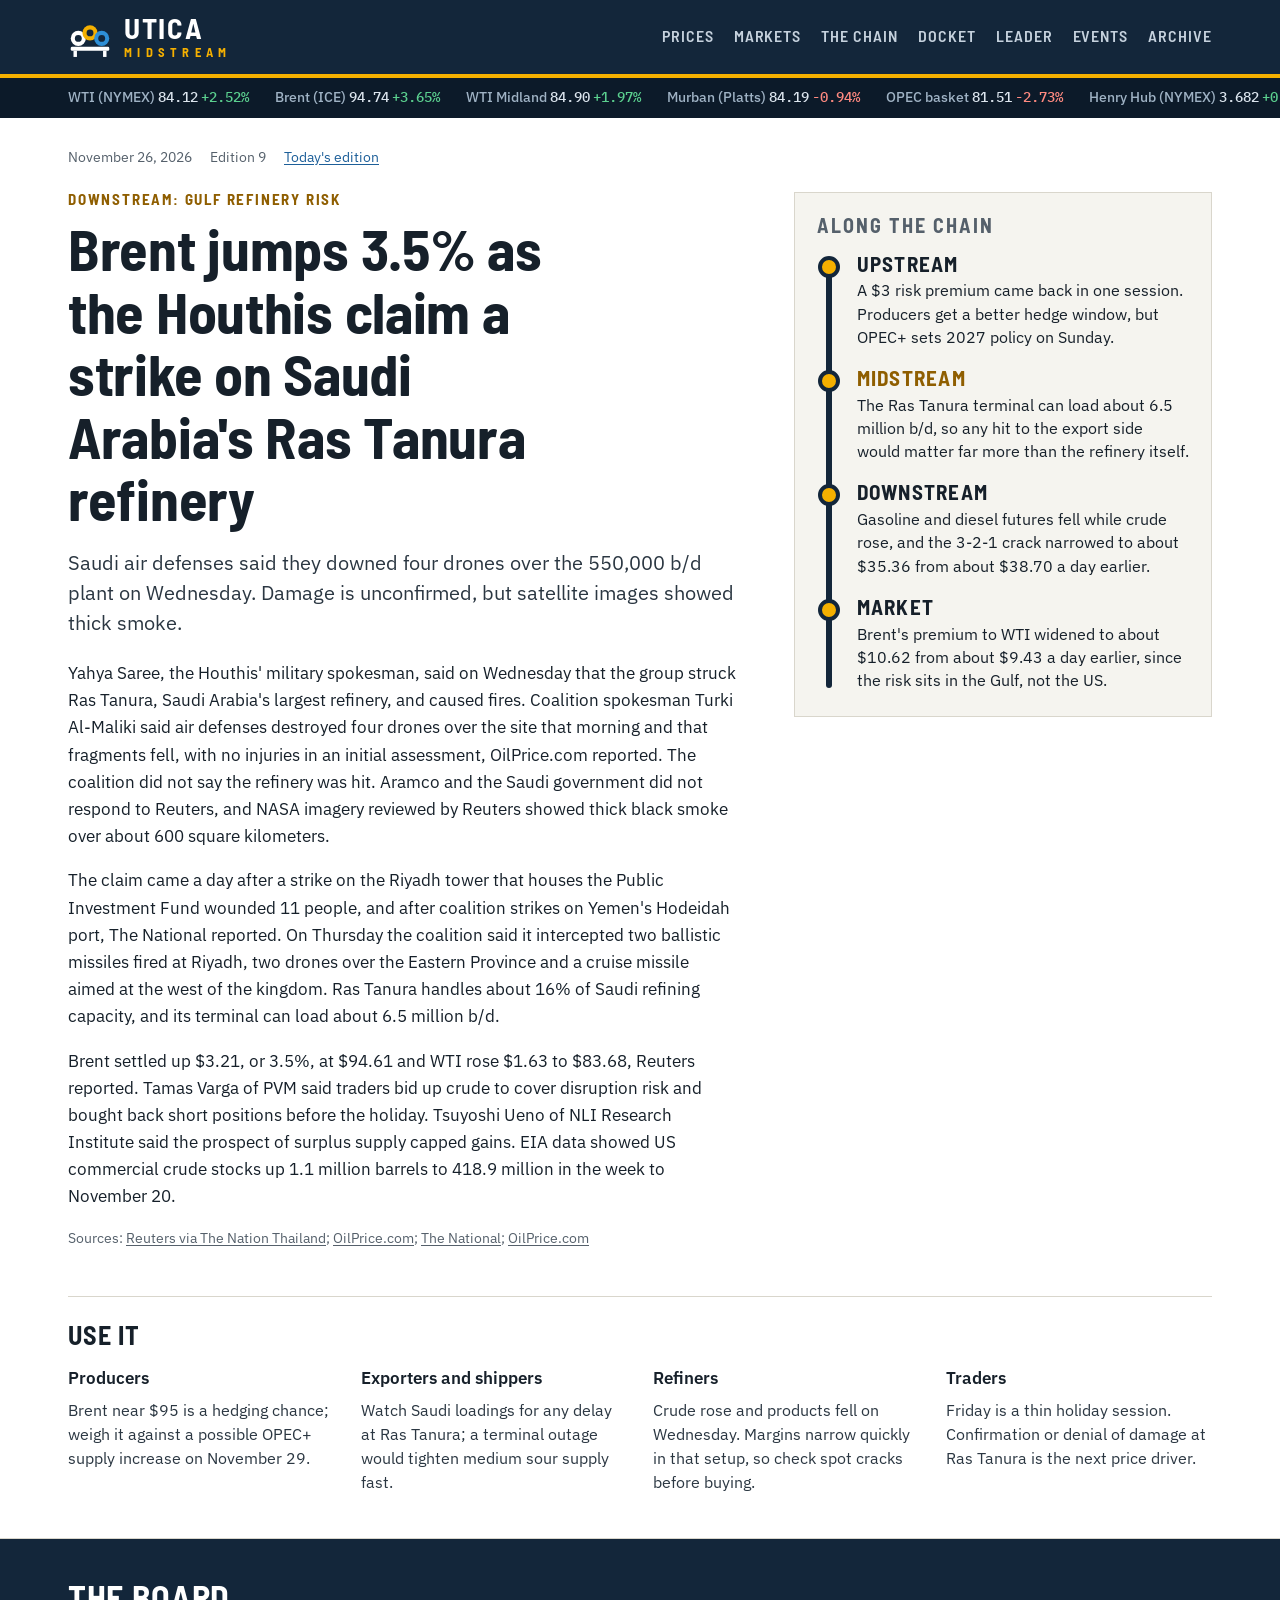
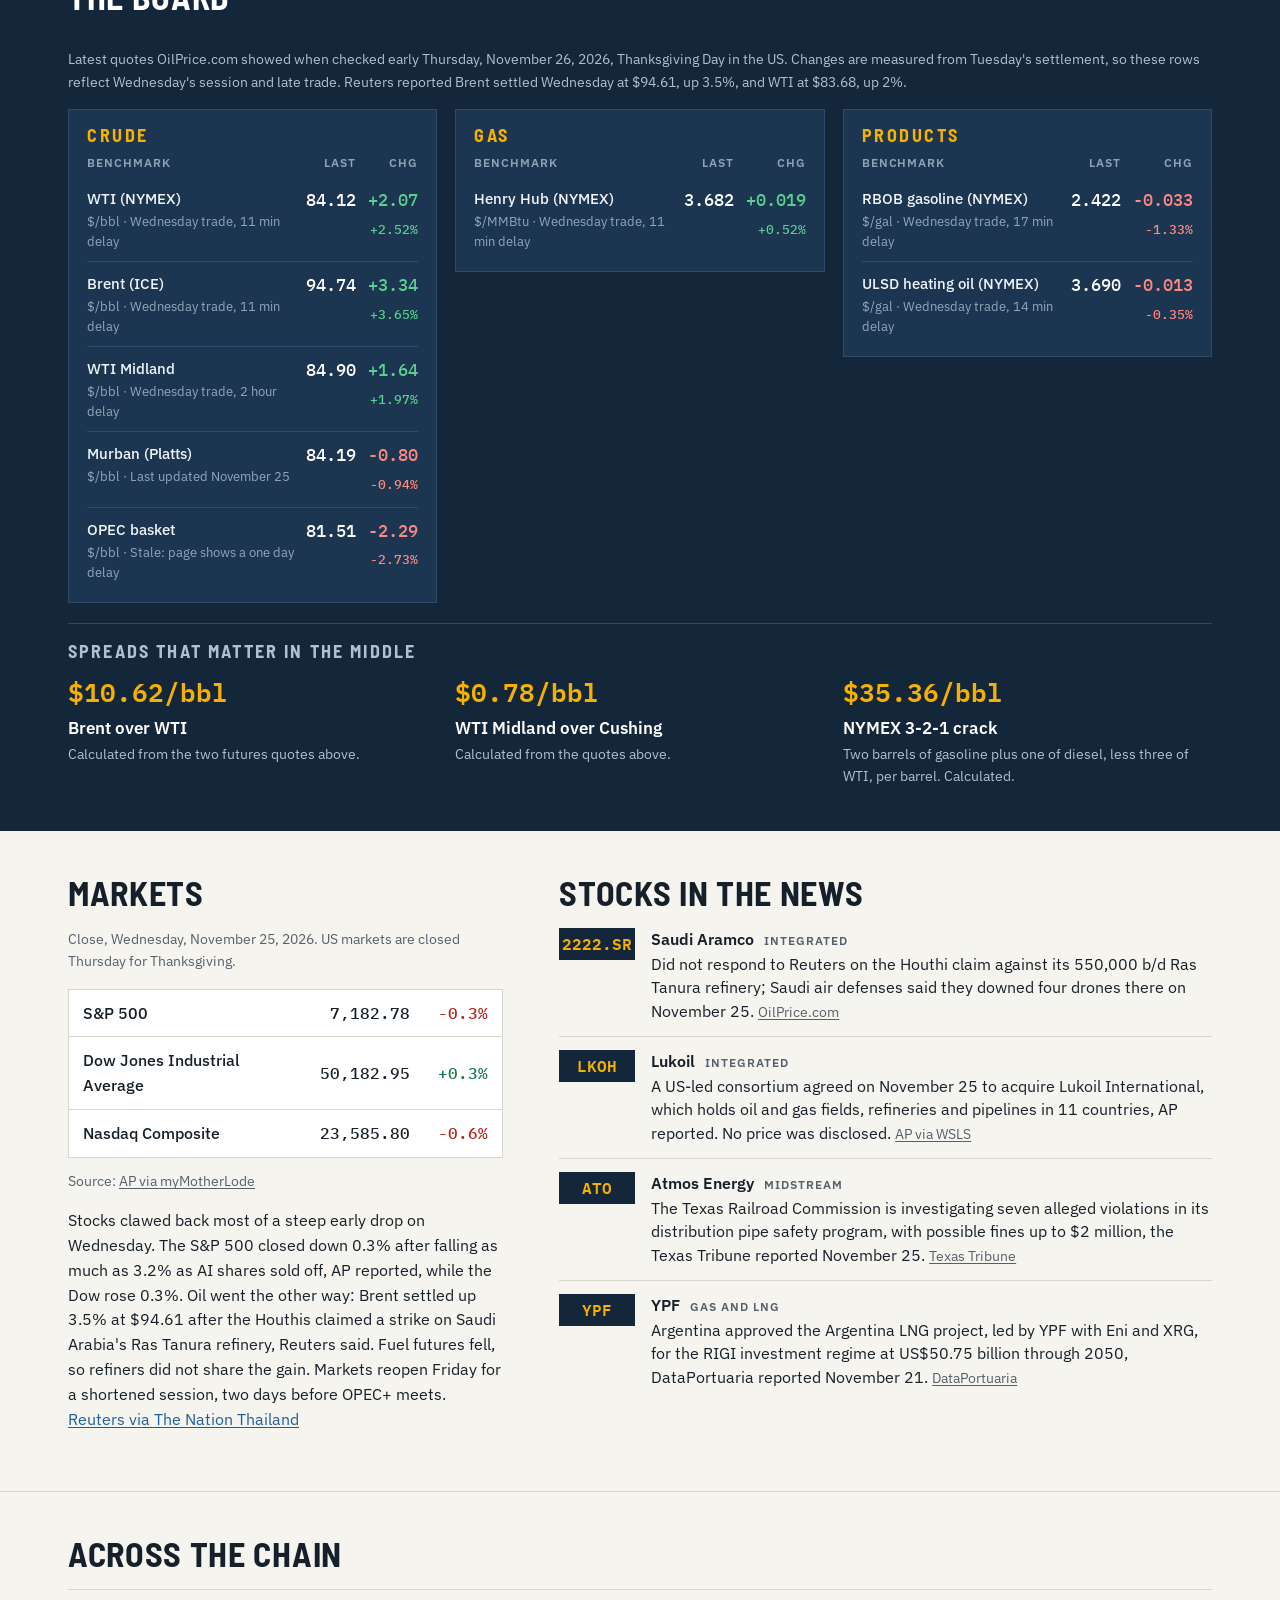
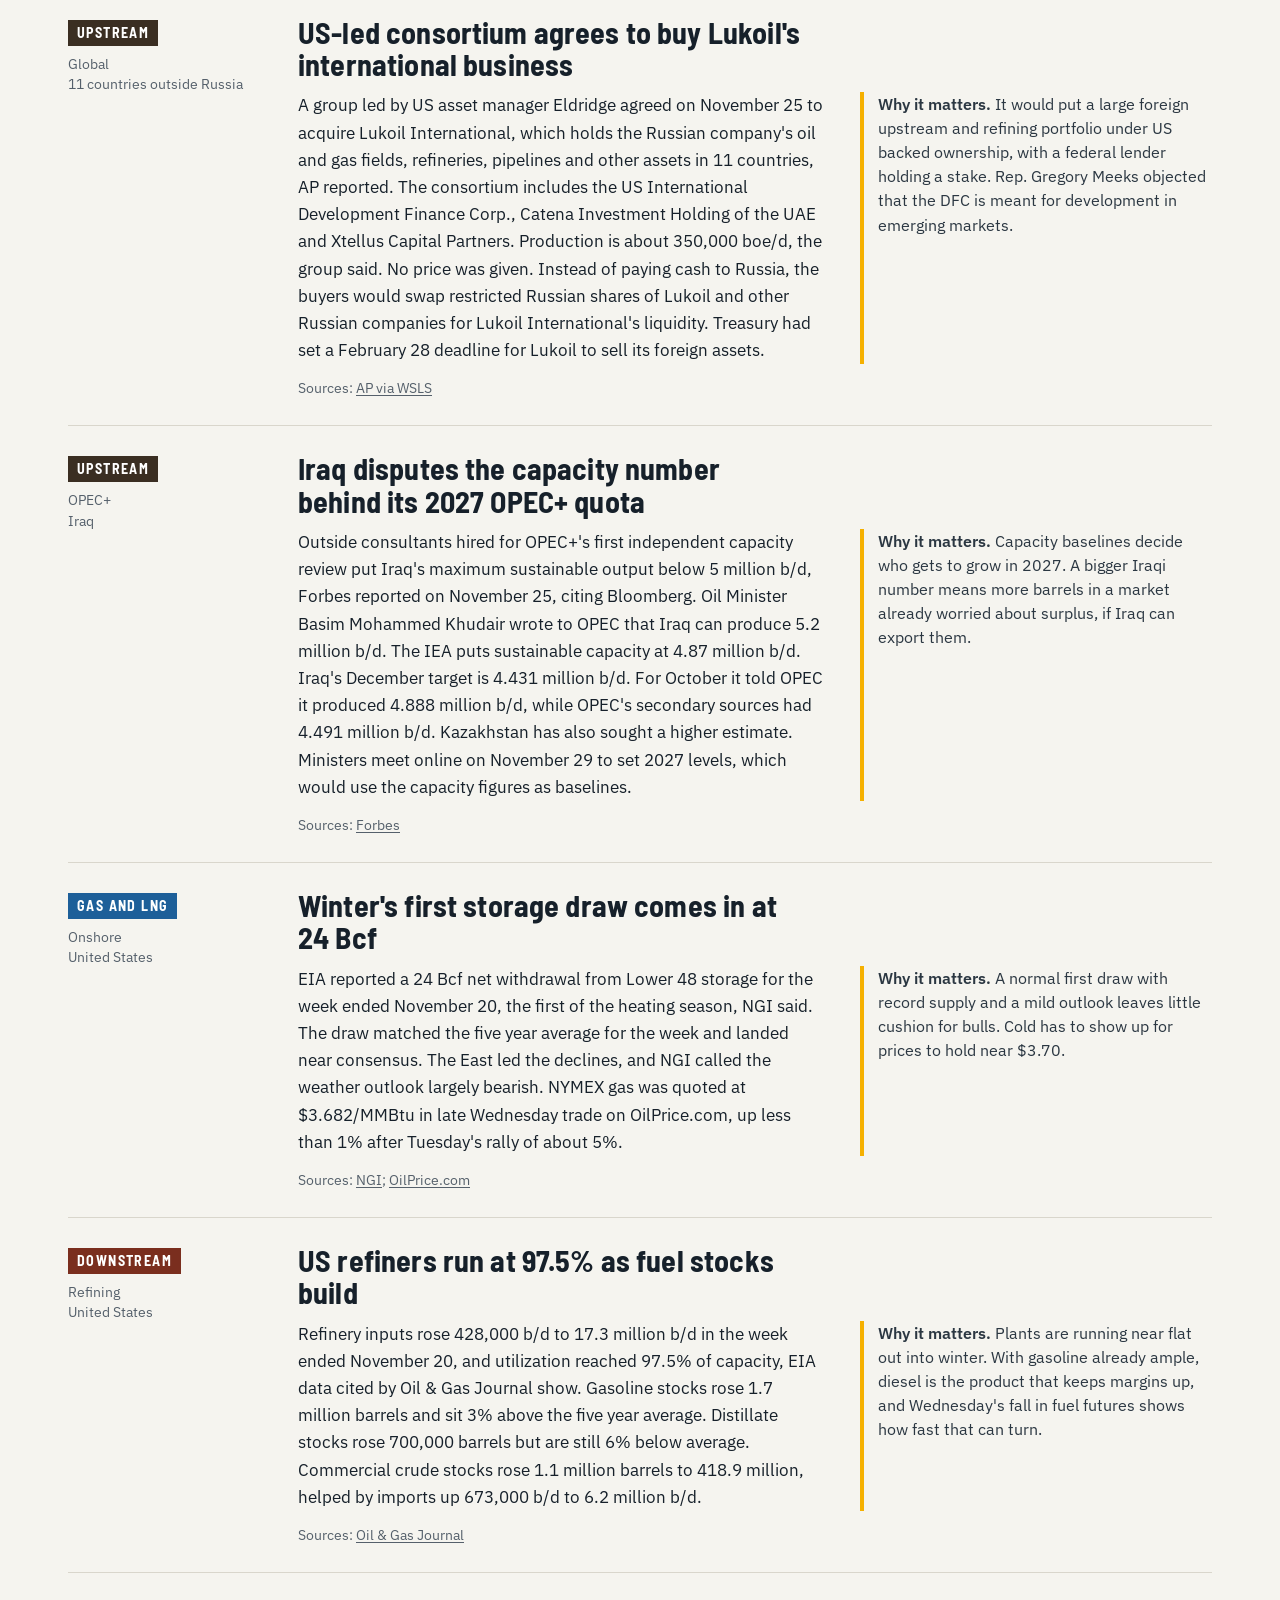
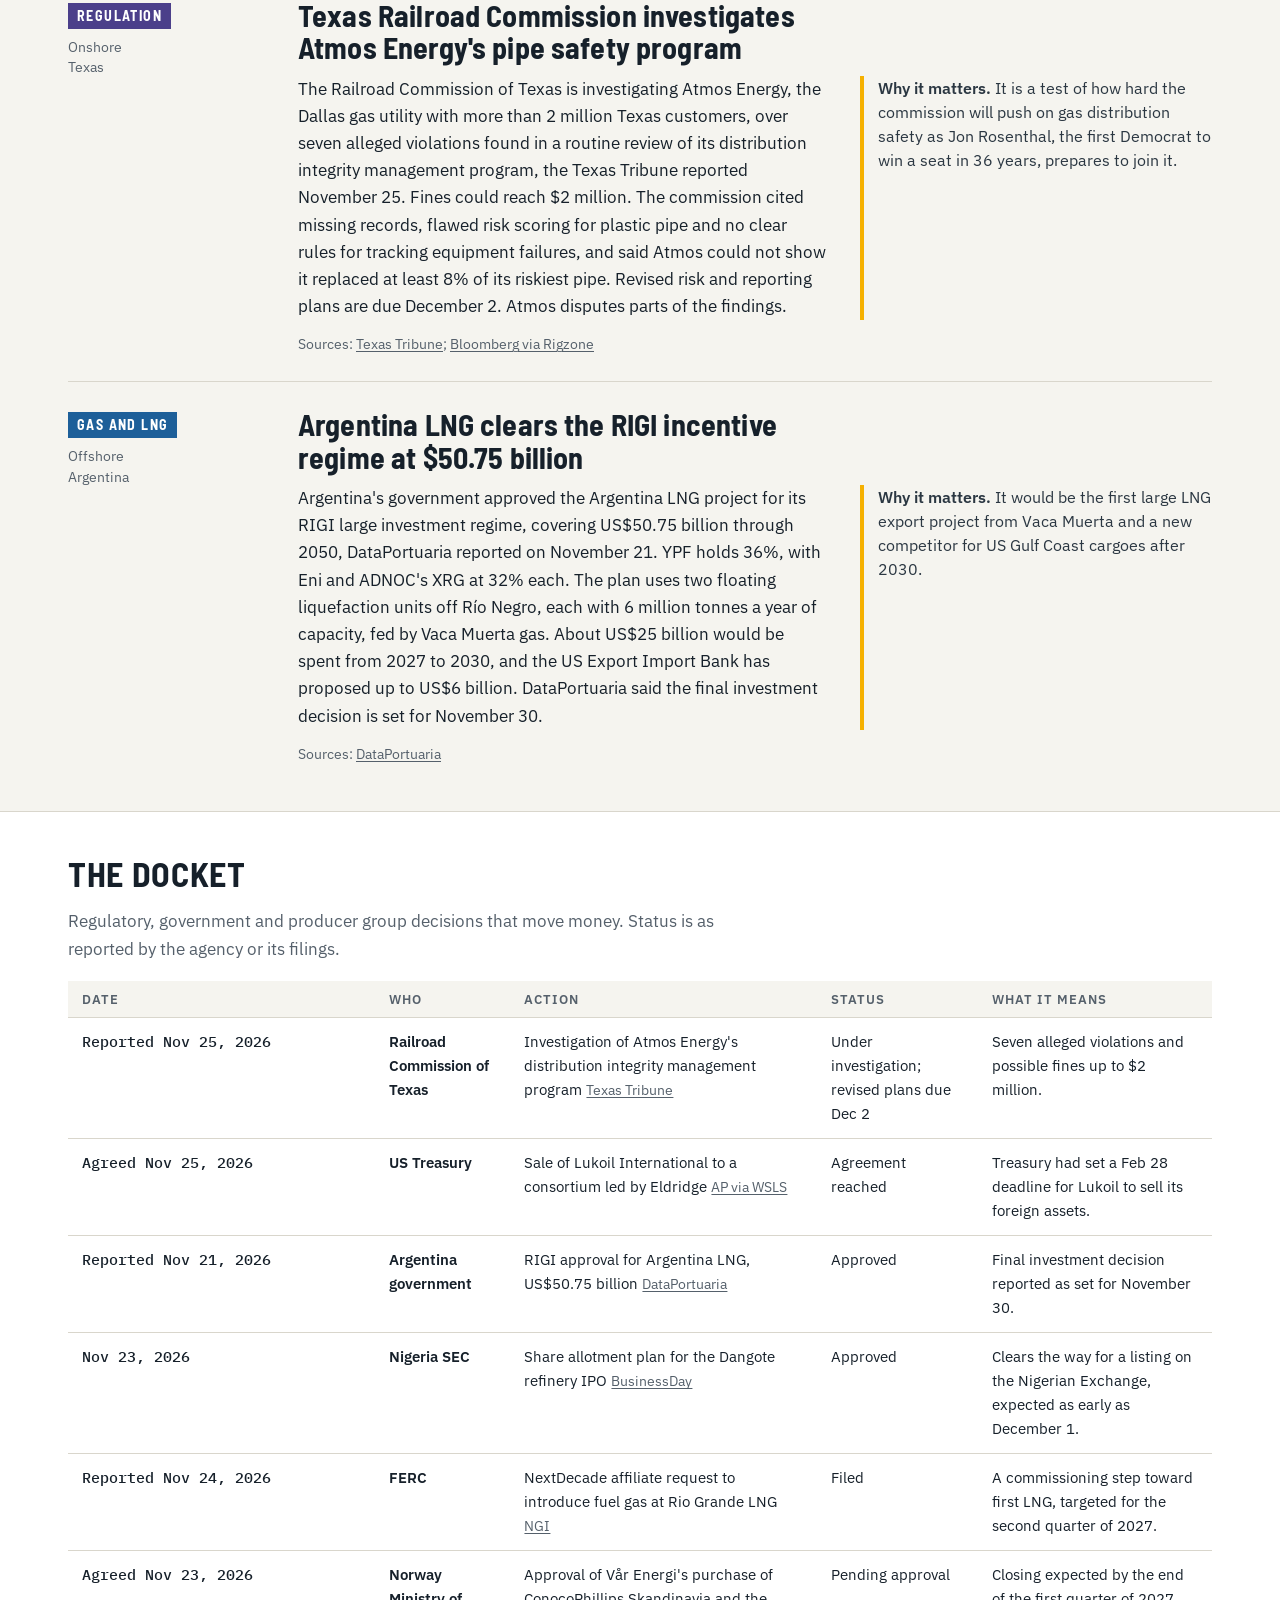
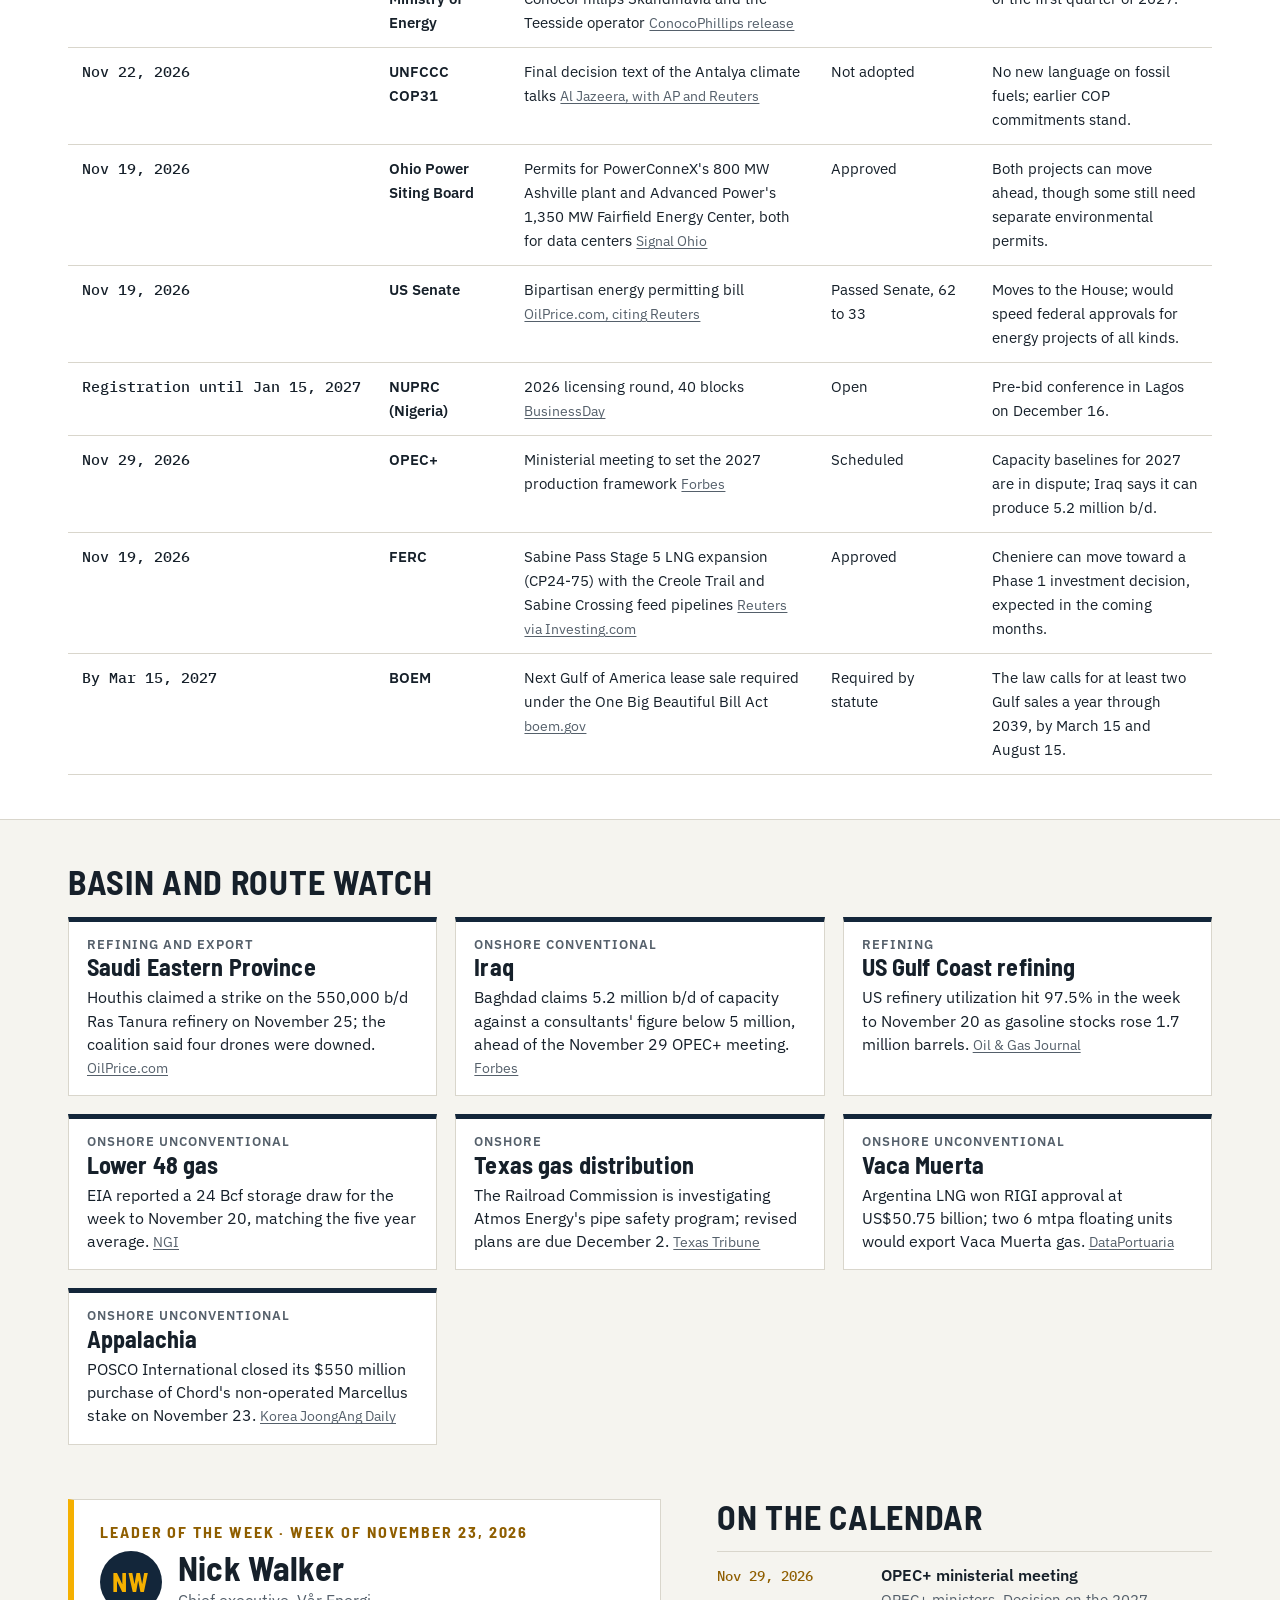
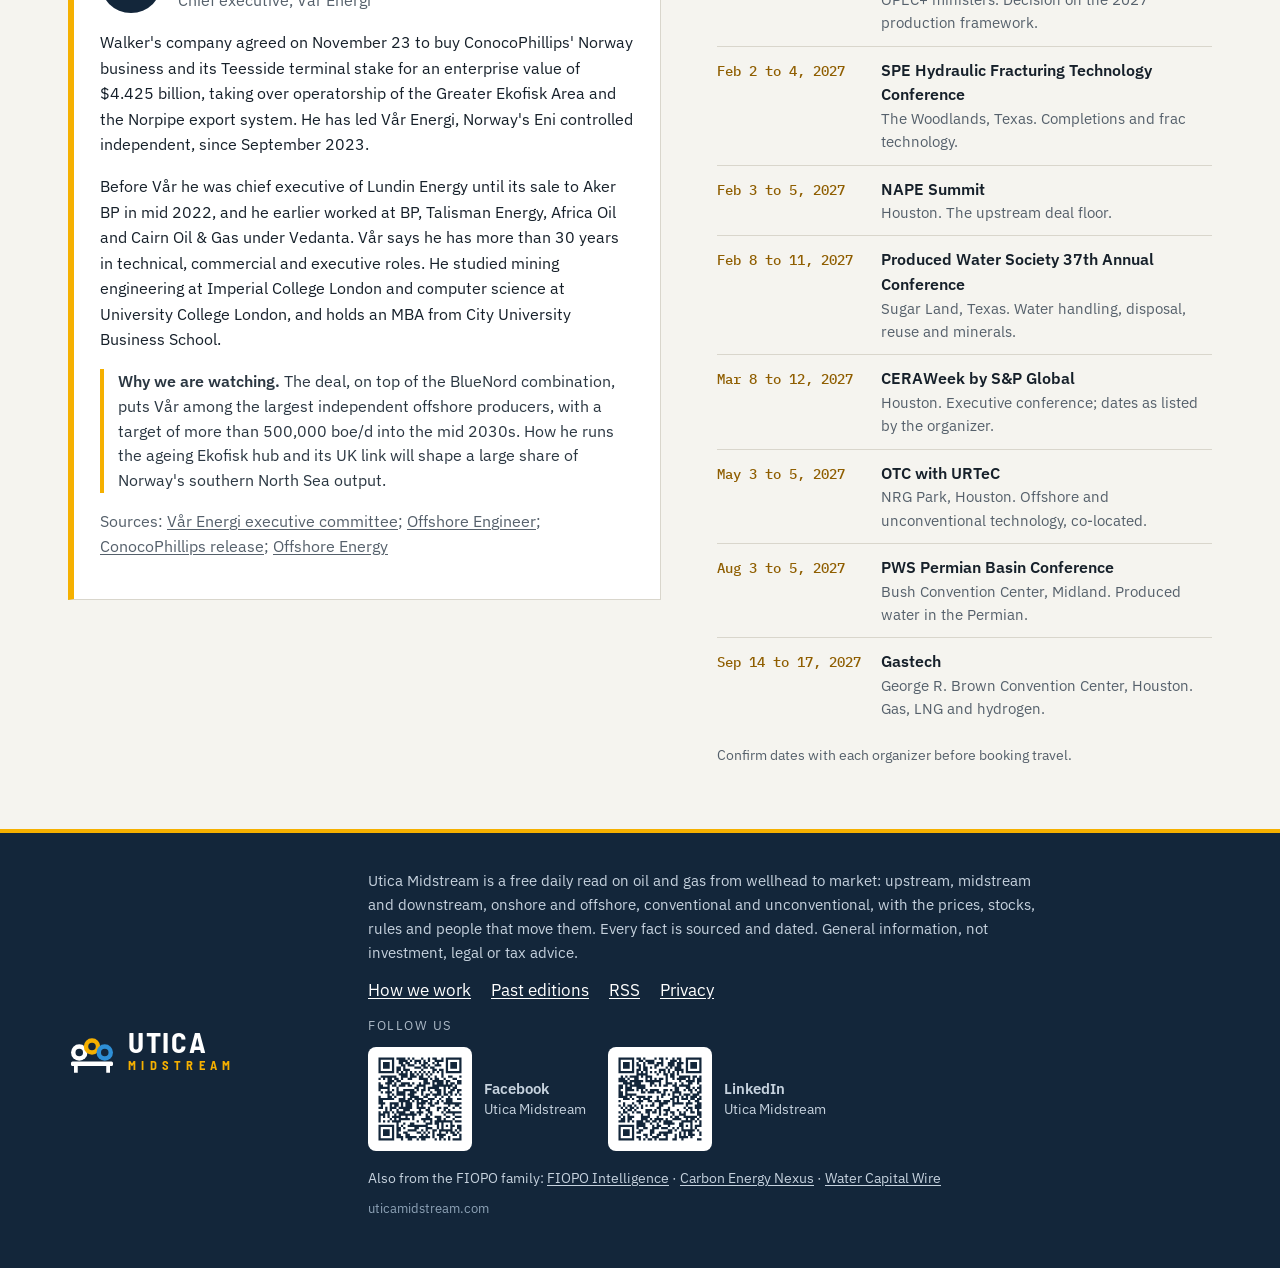
<file: archive/2026-11-26.html>
<!DOCTYPE html>
<html lang="en">
<head>
<meta charset="utf-8">
<meta name="viewport" content="width=device-width, initial-scale=1">
<meta http-equiv="Content-Security-Policy" content="default-src 'self'; script-src 'self'; style-src 'self' 'unsafe-inline'; img-src 'self' data:; font-src 'self'; connect-src 'self'; object-src 'none'; base-uri 'self'; form-action 'self'; upgrade-insecure-requests">
<meta name="referrer" content="strict-origin-when-cross-origin">
<title>Brent jumps 3.5% as the Houthis claim a strike on Saudi Arabia&#39;s Ras Tanura refinery | Utica Midstream</title>
<meta name="description" content="Ras Tanura, Saudi Arabia&#39;s largest refinery, is a target again. The Houthis claimed a strike there on Wednesday, Saudi air defenses said they downed four drones, and Brent settled up 3.5% at $94.61.">
<meta name="robots" content="index, follow, max-image-preview:large">
<link rel="canonical" href="https://uticamidstream.com/archive/2026-11-26.html">
<meta name="google-site-verification" content="088mT8MW7YSvouSN46BnCaNXU6O1GncsoiYr1Zxl6-Y">

<meta name="theme-color" content="#13263A">
<meta property="og:type" content="article">
<meta property="og:site_name" content="Utica Midstream">
<meta property="og:title" content="Brent jumps 3.5% as the Houthis claim a strike on Saudi Arabia&#39;s Ras Tanura refinery">
<meta property="og:description" content="Ras Tanura, Saudi Arabia&#39;s largest refinery, is a target again. The Houthis claimed a strike there on Wednesday, Saudi air defenses said they downed four drones, and Brent settled up 3.5% at $94.61.">
<meta property="og:url" content="https://uticamidstream.com/archive/2026-11-26.html">
<meta property="og:image" content="https://uticamidstream.com/social/2026-11-26.png">
<meta property="og:image:width" content="1080"><meta property="og:image:height" content="1350">
<meta property="article:published_time" content="2026-11-26T04:48:00-06:00">
<meta name="twitter:card" content="summary_large_image">
<meta name="twitter:title" content="Brent jumps 3.5% as the Houthis claim a strike on Saudi Arabia&#39;s Ras Tanura refinery">
<meta name="twitter:description" content="Ras Tanura, Saudi Arabia&#39;s largest refinery, is a target again. The Houthis claimed a strike there on Wednesday, Saudi air defenses said they downed four drones, and Brent settled up 3.5% at $94.61.">
<meta name="twitter:image" content="https://uticamidstream.com/social/2026-11-26.png">
<link rel="icon" type="image/svg+xml" href="../brand/um-icon.svg">
<link rel="apple-touch-icon" href="../brand/um-icon-180.png">
<link rel="alternate" type="application/rss+xml" title="Utica Midstream" href="../feed.xml">
<link rel="preload" href="../assets/fonts/barlow-semi-condensed-latin-700-normal.woff2" as="font" type="font/woff2" crossorigin>
<link rel="stylesheet" href="../assets/style.css?v=01a7a954">

<script type="application/ld+json">{"@context": "https://schema.org", "@graph": [{"@type": "NewsMediaOrganization", "@id": "https://uticamidstream.com/#org", "name": "Utica Midstream", "url": "https://uticamidstream.com/", "logo": {"@type": "ImageObject", "url": "https://uticamidstream.com/brand/um-icon-512.png", "width": 512, "height": 512}, "description": "A free daily read on oil and gas from wellhead to market: prices, stocks, pipelines, policy, projects and people, with every fact sourced and dated.", "sameAs": ["https://www.facebook.com/profile.php?id=61596931970525", "https://www.linkedin.com/company/uticamidstream/"]}, {"@type": "NewsArticle", "@id": "https://uticamidstream.com/archive/2026-11-26.html#article", "headline": "Brent jumps 3.5% as the Houthis claim a strike on Saudi Arabia's Ras Tanura refinery", "description": "Ras Tanura, Saudi Arabia's largest refinery, is a target again. The Houthis claimed a strike there on Wednesday, Saudi air defenses said they downed four drones, and Brent settled up 3.5% at $94.61.", "url": "https://uticamidstream.com/archive/2026-11-26.html", "mainEntityOfPage": "https://uticamidstream.com/archive/2026-11-26.html", "image": ["https://uticamidstream.com/social/2026-11-26.png"], "datePublished": "2026-11-26T04:48:00-06:00", "dateModified": "2026-11-26T04:48:00-06:00", "inLanguage": "en-US", "isAccessibleForFree": true, "articleSection": ["Downstream: Gulf refinery risk", "Upstream", "Upstream", "Gas and LNG", "Downstream", "Regulation", "Gas and LNG"], "author": {"@id": "https://uticamidstream.com/#org"}, "publisher": {"@id": "https://uticamidstream.com/#org"}}, {"@type": "Person", "name": "Nick Walker", "jobTitle": "Chief executive, Vår Energi"}]}</script>
</head>
<body>
<a class="skip" href="#main">Skip to content</a>
<header class="top">
 <div class="wrap">
  <a class="brand" href="../" aria-label="Utica Midstream home"><img src="../brand/um-mark-white.svg" alt="" width="44" height="44"><span class="wm"><span class="w1">UTICA</span><span class="w2">MIDSTREAM</span></span></a>
  <nav class="main" aria-label="Main">
   <a href="../#prices">Prices</a>
   <a href="../#markets">Markets</a>
   <a href="../#chain">The chain</a>
   <a href="../#docket">Docket</a>
   <a href="../#leader">Leader</a>
   <a href="../#events">Events</a>
   <a href="../archive/">Archive</a>
  </nav>
 </div>
</header>
<div class="tape" id="prices-tape" aria-label="Price tape">
 <div class="wrap tape-in"><span class="tk"><b>WTI (NYMEX)</b> <span class="num">84.12</span> <span class="num up">+2.52%</span></span><span class="tk"><b>Brent (ICE)</b> <span class="num">94.74</span> <span class="num up">+3.65%</span></span><span class="tk"><b>WTI Midland</b> <span class="num">84.90</span> <span class="num up">+1.97%</span></span><span class="tk"><b>Murban (Platts)</b> <span class="num">84.19</span> <span class="num dn">-0.94%</span></span><span class="tk"><b>OPEC basket</b> <span class="num">81.51</span> <span class="num dn">-2.73%</span></span><span class="tk"><b>Henry Hub (NYMEX)</b> <span class="num">3.682</span> <span class="num up">+0.52%</span></span><span class="tk"><b>RBOB gasoline (NYMEX)</b> <span class="num">2.422</span> <span class="num dn">-1.33%</span></span><span class="tk"><b>ULSD heating oil (NYMEX)</b> <span class="num">3.690</span> <span class="num dn">-0.35%</span></span></div>
</div>
<main id="main">
<section class="lead">
 <div class="wrap">
  <p class="dateline">November 26, 2026<span>Edition 9</span><a href="../">Today's edition</a></p>
  <div class="lead-grid">
   <article class="lead-story">
    <p class="kick">Downstream: Gulf refinery risk</p>
    <h1>Brent jumps 3.5% as the Houthis claim a strike on Saudi Arabia&#39;s Ras Tanura refinery</h1>
    <p class="dek">Saudi air defenses said they downed four drones over the 550,000 b/d plant on Wednesday. Damage is unconfirmed, but satellite images showed thick smoke.</p>
    <p>Yahya Saree, the Houthis&#39; military spokesman, said on Wednesday that the group struck Ras Tanura, Saudi Arabia&#39;s largest refinery, and caused fires. Coalition spokesman Turki Al-Maliki said air defenses destroyed four drones over the site that morning and that fragments fell, with no injuries in an initial assessment, OilPrice.com reported. The coalition did not say the refinery was hit. Aramco and the Saudi government did not respond to Reuters, and NASA imagery reviewed by Reuters showed thick black smoke over about 600 square kilometers.</p><p>The claim came a day after a strike on the Riyadh tower that houses the Public Investment Fund wounded 11 people, and after coalition strikes on Yemen&#39;s Hodeidah port, The National reported. On Thursday the coalition said it intercepted two ballistic missiles fired at Riyadh, two drones over the Eastern Province and a cruise missile aimed at the west of the kingdom. Ras Tanura handles about 16% of Saudi refining capacity, and its terminal can load about 6.5 million b/d.</p><p>Brent settled up $3.21, or 3.5%, at $94.61 and WTI rose $1.63 to $83.68, Reuters reported. Tamas Varga of PVM said traders bid up crude to cover disruption risk and bought back short positions before the holiday. Tsuyoshi Ueno of NLI Research Institute said the prospect of surplus supply capped gains. EIA data showed US commercial crude stocks up 1.1 million barrels to 418.9 million in the week to November 20.</p>
    <p class="src">Sources: <a href="https://www.nationthailand.com/news/world/40073934" rel="noopener">Reuters via The Nation Thailand</a>; <a href="https://oilprice.com/Latest-Energy-News/World-News/Oil-Jumps-Over-2-as-Saudi-Arabia-Downs-Drones-Over-Ras-Tanura.html" rel="noopener">OilPrice.com</a>; <a href="https://www.thenationalnews.com/news/gulf/2026/11/26/saudi-arabia-intercepts-wave-of-retaliatory-houthi-attacks/" rel="noopener">The National</a>; <a href="https://oilprice.com/oil-price-charts/" rel="noopener">OilPrice.com</a></p>
   </article>
   <aside class="flowline" aria-label="How this story moves along the value chain">
    <h2>Along the chain</h2>
    <ol>
     
     <li class="st st-upstream on"><span class="node" aria-hidden="true"></span><h3>Upstream</h3><p>A $3 risk premium came back in one session. Producers get a better hedge window, but OPEC+ sets 2027 policy on Sunday.</p></li>
     
     <li class="st st-midstream on"><span class="node" aria-hidden="true"></span><h3>Midstream</h3><p>The Ras Tanura terminal can load about 6.5 million b/d, so any hit to the export side would matter far more than the refinery itself.</p></li>
     
     <li class="st st-downstream on"><span class="node" aria-hidden="true"></span><h3>Downstream</h3><p>Gasoline and diesel futures fell while crude rose, and the 3-2-1 crack narrowed to about $35.36 from about $38.70 a day earlier.</p></li>
     
     <li class="st st-market on"><span class="node" aria-hidden="true"></span><h3>Market</h3><p>Brent&#39;s premium to WTI widened to about $10.62 from about $9.43 a day earlier, since the risk sits in the Gulf, not the US.</p></li>
     
    </ol>
   </aside>
  </div>
  <div class="use">
   <h2>Use it</h2>
   <dl><div><dt>Producers</dt><dd>Brent near $95 is a hedging chance; weigh it against a possible OPEC+ supply increase on November 29.</dd></div><div><dt>Exporters and shippers</dt><dd>Watch Saudi loadings for any delay at Ras Tanura; a terminal outage would tighten medium sour supply fast.</dd></div><div><dt>Refiners</dt><dd>Crude rose and products fell on Wednesday. Margins narrow quickly in that setup, so check spot cracks before buying.</dd></div><div><dt>Traders</dt><dd>Friday is a thin holiday session. Confirmation or denial of damage at Ras Tanura is the next price driver.</dd></div></dl>
  </div>
 </div>
</section>

<section class="board" id="prices" aria-label="Commodity prices">
 <div class="wrap">
  <div class="board-head"><h2 class="sh">The board</h2><p class="asof">Latest quotes OilPrice.com showed when checked early Thursday, November 26, 2026, Thanksgiving Day in the US. Changes are measured from Tuesday&#39;s settlement, so these rows reflect Wednesday&#39;s session and late trade. Reuters reported Brent settled Wednesday at $94.61, up 3.5%, and WTI at $83.68, up 2%.</p></div>
  <div class="board-grid">
   
   <div class="panel">
    <h3>Crude</h3>
    <table>
     <thead><tr><th scope="col">Benchmark</th><th scope="col" class="r">Last</th><th scope="col" class="r">Chg</th></tr></thead>
     <tbody><tr><th scope="row"><a href="https://oilprice.com/oil-price-charts/" rel="noopener">WTI (NYMEX)</a><span class="unit">$/bbl · Wednesday trade, 11 min delay</span></th><td class="r num">84.12</td><td class="r num up">+2.07<br><span class="pc">+2.52%</span></td></tr><tr><th scope="row"><a href="https://oilprice.com/oil-price-charts/" rel="noopener">Brent (ICE)</a><span class="unit">$/bbl · Wednesday trade, 11 min delay</span></th><td class="r num">94.74</td><td class="r num up">+3.34<br><span class="pc">+3.65%</span></td></tr><tr><th scope="row"><a href="https://oilprice.com/oil-price-charts/" rel="noopener">WTI Midland</a><span class="unit">$/bbl · Wednesday trade, 2 hour delay</span></th><td class="r num">84.90</td><td class="r num up">+1.64<br><span class="pc">+1.97%</span></td></tr><tr><th scope="row"><a href="https://oilprice.com/oil-price-charts/" rel="noopener">Murban (Platts)</a><span class="unit">$/bbl · Last updated November 25</span></th><td class="r num">84.19</td><td class="r num dn">-0.80<br><span class="pc">-0.94%</span></td></tr><tr><th scope="row"><a href="https://oilprice.com/oil-price-charts/" rel="noopener">OPEC basket</a><span class="unit">$/bbl · Stale: page shows a one day delay</span></th><td class="r num">81.51</td><td class="r num dn">-2.29<br><span class="pc">-2.73%</span></td></tr></tbody>
    </table>
   </div>
   
   <div class="panel">
    <h3>Gas</h3>
    <table>
     <thead><tr><th scope="col">Benchmark</th><th scope="col" class="r">Last</th><th scope="col" class="r">Chg</th></tr></thead>
     <tbody><tr><th scope="row"><a href="https://oilprice.com/oil-price-charts/" rel="noopener">Henry Hub (NYMEX)</a><span class="unit">$/MMBtu · Wednesday trade, 11 min delay</span></th><td class="r num">3.682</td><td class="r num up">+0.019<br><span class="pc">+0.52%</span></td></tr></tbody>
    </table>
   </div>
   
   <div class="panel">
    <h3>Products</h3>
    <table>
     <thead><tr><th scope="col">Benchmark</th><th scope="col" class="r">Last</th><th scope="col" class="r">Chg</th></tr></thead>
     <tbody><tr><th scope="row"><a href="https://oilprice.com/oil-price-charts/" rel="noopener">RBOB gasoline (NYMEX)</a><span class="unit">$/gal · Wednesday trade, 17 min delay</span></th><td class="r num">2.422</td><td class="r num dn">-0.033<br><span class="pc">-1.33%</span></td></tr><tr><th scope="row"><a href="https://oilprice.com/oil-price-charts/" rel="noopener">ULSD heating oil (NYMEX)</a><span class="unit">$/gal · Wednesday trade, 14 min delay</span></th><td class="r num">3.690</td><td class="r num dn">-0.013<br><span class="pc">-0.35%</span></td></tr></tbody>
    </table>
   </div>
   
  </div>
  <div class="spreads">
   <h3>Spreads that matter in the middle</h3>
   <ul><li><span class="num">$10.62/bbl</span><b>Brent over WTI</b><span>Calculated from the two futures quotes above.</span></li><li><span class="num">$0.78/bbl</span><b>WTI Midland over Cushing</b><span>Calculated from the quotes above.</span></li><li><span class="num">$35.36/bbl</span><b>NYMEX 3-2-1 crack</b><span>Two barrels of gasoline plus one of diesel, less three of WTI, per barrel. Calculated.</span></li></ul>
  </div>
 </div>
</section>

<section class="markets" id="markets" aria-label="Markets and stocks">
 <div class="wrap mk-grid">
  <div>
   <h2 class="sh">Markets</h2>
   <p class="asof">Close, Wednesday, November 25, 2026. US markets are closed Thursday for Thanksgiving.</p>
   <table class="idx">
    <tbody><tr><th scope="row">S&amp;P 500</th><td class="r num">7,182.78</td><td class="r num dn">-0.3%</td></tr><tr><th scope="row">Dow Jones Industrial Average</th><td class="r num">50,182.95</td><td class="r num up">+0.3%</td></tr><tr><th scope="row">Nasdaq Composite</th><td class="r num">23,585.80</td><td class="r num dn">-0.6%</td></tr></tbody>
   </table>
   <p class="src">Source: <a href="https://mymotherlode.com/news/national/11340405/how-major-us-stock-indexes-fared-wednesday-11-25-2026.html" rel="noopener">AP via myMotherLode</a></p>
   <p class="read">Stocks clawed back most of a steep early drop on Wednesday. The S&amp;P 500 closed down 0.3% after falling as much as 3.2% as AI shares sold off, AP reported, while the Dow rose 0.3%. Oil went the other way: Brent settled up 3.5% at $94.61 after the Houthis claimed a strike on Saudi Arabia&#39;s Ras Tanura refinery, Reuters said. Fuel futures fell, so refiners did not share the gain. Markets reopen Friday for a shortened session, two days before OPEC+ meets. <a href="https://www.nationthailand.com/news/world/40073934" rel="noopener">Reuters via The Nation Thailand</a></p>
  </div>
  <div>
   <h2 class="sh">Stocks in the news</h2>
   <ul class="stocks"><li><span class="tick">2222.SR</span><div><p class="sn"><b>Saudi Aramco</b> <span class="seg">Integrated</span></p><p>Did not respond to Reuters on the Houthi claim against its 550,000 b/d Ras Tanura refinery; Saudi air defenses said they downed four drones there on November 25. <a href="https://oilprice.com/Latest-Energy-News/World-News/Oil-Jumps-Over-2-as-Saudi-Arabia-Downs-Drones-Over-Ras-Tanura.html" rel="noopener">OilPrice.com</a></p></div></li><li><span class="tick">LKOH</span><div><p class="sn"><b>Lukoil</b> <span class="seg">Integrated</span></p><p>A US-led consortium agreed on November 25 to acquire Lukoil International, which holds oil and gas fields, refineries and pipelines in 11 countries, AP reported. No price was disclosed. <a href="https://www.wsls.com/business/2026/11/26/us-led-consortium-agrees-to-acquire-assets-from-russian-oil-company-lukoil/" rel="noopener">AP via WSLS</a></p></div></li><li><span class="tick">ATO</span><div><p class="sn"><b>Atmos Energy</b> <span class="seg">Midstream</span></p><p>The Texas Railroad Commission is investigating seven alleged violations in its distribution pipe safety program, with possible fines up to $2 million, the Texas Tribune reported November 25. <a href="https://www.texastribune.org/2026/11/25/texas-railroad-commission-investigates-atmos-energy/" rel="noopener">Texas Tribune</a></p></div></li><li><span class="tick">YPF</span><div><p class="sn"><b>YPF</b> <span class="seg">Gas and LNG</span></p><p>Argentina approved the Argentina LNG project, led by YPF with Eni and XRG, for the RIGI investment regime at US$50.75 billion through 2050, DataPortuaria reported November 21. <a href="https://dataportuaria.com/en/destacadas/argentina-lng-secures-rigi-approval-for-us-50-75-billion-investment-through-2050-b3b6fc" rel="noopener">DataPortuaria</a></p></div></li></ul>
  </div>
 </div>
</section>

<section class="chain" id="chain">
 <div class="wrap">
  <h2 class="sh">Across the chain</h2>
  
  <article class="brief" id="money">
   <div class="tags"><p class="seg seg-upstream">Upstream</p><p class="set"><span>Global</span><span>11 countries outside Russia</span></p></div>
   <div>
    <h3>US-led consortium agrees to buy Lukoil&#39;s international business</h3>
    <div class="brief-body"><p>A group led by US asset manager Eldridge agreed on November 25 to acquire Lukoil International, which holds the Russian company&#39;s oil and gas fields, refineries, pipelines and other assets in 11 countries, AP reported. The consortium includes the US International Development Finance Corp., Catena Investment Holding of the UAE and Xtellus Capital Partners. Production is about 350,000 boe/d, the group said. No price was given. Instead of paying cash to Russia, the buyers would swap restricted Russian shares of Lukoil and other Russian companies for Lukoil International&#39;s liquidity. Treasury had set a February 28 deadline for Lukoil to sell its foreign assets.</p><p class="why"><b>Why it matters.</b> It would put a large foreign upstream and refining portfolio under US backed ownership, with a federal lender holding a stake. Rep. Gregory Meeks objected that the DFC is meant for development in emerging markets.</p></div>
    <p class="src">Sources: <a href="https://www.wsls.com/business/2026/11/26/us-led-consortium-agrees-to-acquire-assets-from-russian-oil-company-lukoil/" rel="noopener">AP via WSLS</a></p>
   </div>
  </article>
  
  <article class="brief" id="world">
   <div class="tags"><p class="seg seg-upstream">Upstream</p><p class="set"><span>OPEC+</span><span>Iraq</span></p></div>
   <div>
    <h3>Iraq disputes the capacity number behind its 2027 OPEC+ quota</h3>
    <div class="brief-body"><p>Outside consultants hired for OPEC+&#39;s first independent capacity review put Iraq&#39;s maximum sustainable output below 5 million b/d, Forbes reported on November 25, citing Bloomberg. Oil Minister Basim Mohammed Khudair wrote to OPEC that Iraq can produce 5.2 million b/d. The IEA puts sustainable capacity at 4.87 million b/d. Iraq&#39;s December target is 4.431 million b/d. For October it told OPEC it produced 4.888 million b/d, while OPEC&#39;s secondary sources had 4.491 million b/d. Kazakhstan has also sought a higher estimate. Ministers meet online on November 29 to set 2027 levels, which would use the capacity figures as baselines.</p><p class="why"><b>Why it matters.</b> Capacity baselines decide who gets to grow in 2027. A bigger Iraqi number means more barrels in a market already worried about surplus, if Iraq can export them.</p></div>
    <p class="src">Sources: <a href="https://www.forbes.com/sites/guneyyildiz/2026/11/25/iraq-disputes-its-opec-capacity-assessment-can-it-use-a-bigger-quota/" rel="noopener">Forbes</a></p>
   </div>
  </article>
  
  <article class="brief" id="storage">
   <div class="tags"><p class="seg seg-gas-lng">Gas and LNG</p><p class="set"><span>Onshore</span><span>United States</span></p></div>
   <div>
    <h3>Winter&#39;s first storage draw comes in at 24 Bcf</h3>
    <div class="brief-body"><p>EIA reported a 24 Bcf net withdrawal from Lower 48 storage for the week ended November 20, the first of the heating season, NGI said. The draw matched the five year average for the week and landed near consensus. The East led the declines, and NGI called the weather outlook largely bearish. NYMEX gas was quoted at $3.682/MMBtu in late Wednesday trade on OilPrice.com, up less than 1% after Tuesday&#39;s rally of about 5%.</p><p class="why"><b>Why it matters.</b> A normal first draw with record supply and a mild outlook leaves little cushion for bulls. Cold has to show up for prices to hold near $3.70.</p></div>
    <p class="src">Sources: <a href="https://www.naturalgasintel.com/news/natural-gas-market-serves-up-first-storage-withdrawal-of-season-before-thanksgiving-break/" rel="noopener">NGI</a>; <a href="https://oilprice.com/oil-price-charts/" rel="noopener">OilPrice.com</a></p>
   </div>
  </article>
  
  <article class="brief" id="refining">
   <div class="tags"><p class="seg seg-downstream">Downstream</p><p class="set"><span>Refining</span><span>United States</span></p></div>
   <div>
    <h3>US refiners run at 97.5% as fuel stocks build</h3>
    <div class="brief-body"><p>Refinery inputs rose 428,000 b/d to 17.3 million b/d in the week ended November 20, and utilization reached 97.5% of capacity, EIA data cited by Oil &amp; Gas Journal show. Gasoline stocks rose 1.7 million barrels and sit 3% above the five year average. Distillate stocks rose 700,000 barrels but are still 6% below average. Commercial crude stocks rose 1.1 million barrels to 418.9 million, helped by imports up 673,000 b/d to 6.2 million b/d.</p><p class="why"><b>Why it matters.</b> Plants are running near flat out into winter. With gasoline already ample, diesel is the product that keeps margins up, and Wednesday&#39;s fall in fuel futures shows how fast that can turn.</p></div>
    <p class="src">Sources: <a href="https://www.ogj.com/general-interest/economics-markets/news/55421642/eia-us-crude-oil-inventories-up-11-million-bbl" rel="noopener">Oil &amp; Gas Journal</a></p>
   </div>
  </article>
  
  <article class="brief" id="atmos">
   <div class="tags"><p class="seg seg-regulation">Regulation</p><p class="set"><span>Onshore</span><span>Texas</span></p></div>
   <div>
    <h3>Texas Railroad Commission investigates Atmos Energy&#39;s pipe safety program</h3>
    <div class="brief-body"><p>The Railroad Commission of Texas is investigating Atmos Energy, the Dallas gas utility with more than 2 million Texas customers, over seven alleged violations found in a routine review of its distribution integrity management program, the Texas Tribune reported November 25. Fines could reach $2 million. The commission cited missing records, flawed risk scoring for plastic pipe and no clear rules for tracking equipment failures, and said Atmos could not show it replaced at least 8% of its riskiest pipe. Revised risk and reporting plans are due December 2. Atmos disputes parts of the findings.</p><p class="why"><b>Why it matters.</b> It is a test of how hard the commission will push on gas distribution safety as Jon Rosenthal, the first Democrat to win a seat in 36 years, prepares to join it.</p></div>
    <p class="src">Sources: <a href="https://www.texastribune.org/2026/11/25/texas-railroad-commission-investigates-atmos-energy/" rel="noopener">Texas Tribune</a>; <a href="https://www.rigzone.com/news/wire/historic_winner_of_rrc_seat_wants_faster_permits-23-nov-2026-185151-article" rel="noopener">Bloomberg via Rigzone</a></p>
   </div>
  </article>
  
  <article class="brief" id="argentina">
   <div class="tags"><p class="seg seg-gas-lng">Gas and LNG</p><p class="set"><span>Offshore</span><span>Argentina</span></p></div>
   <div>
    <h3>Argentina LNG clears the RIGI incentive regime at $50.75 billion</h3>
    <div class="brief-body"><p>Argentina&#39;s government approved the Argentina LNG project for its RIGI large investment regime, covering US$50.75 billion through 2050, DataPortuaria reported on November 21. YPF holds 36%, with Eni and ADNOC&#39;s XRG at 32% each. The plan uses two floating liquefaction units off Río Negro, each with 6 million tonnes a year of capacity, fed by Vaca Muerta gas. About US$25 billion would be spent from 2027 to 2030, and the US Export Import Bank has proposed up to US$6 billion. DataPortuaria said the final investment decision is set for November 30.</p><p class="why"><b>Why it matters.</b> It would be the first large LNG export project from Vaca Muerta and a new competitor for US Gulf Coast cargoes after 2030.</p></div>
    <p class="src">Sources: <a href="https://dataportuaria.com/en/destacadas/argentina-lng-secures-rigi-approval-for-us-50-75-billion-investment-through-2050-b3b6fc" rel="noopener">DataPortuaria</a></p>
   </div>
  </article>
  
 </div>
</section>

<section class="docket" id="docket">
 <div class="wrap">
  <h2 class="sh">The docket</h2>
  <p class="intro">Regulatory, government and producer group decisions that move money. Status is as reported by the agency or its filings.</p>
  <div class="dk-wrap"><table>
   <thead><tr><th scope="col">Date</th><th scope="col">Who</th><th scope="col">Action</th><th scope="col">Status</th><th scope="col">What it means</th></tr></thead>
   <tbody><tr><td class="num nowrap" data-l="Date">Reported Nov 25, 2026</td><td data-l="Who"><b>Railroad Commission of Texas</b></td><td data-l="Action">Investigation of Atmos Energy&#39;s distribution integrity management program <a href="https://www.texastribune.org/2026/11/25/texas-railroad-commission-investigates-atmos-energy/" rel="noopener">Texas Tribune</a></td><td data-l="Status">Under investigation; revised plans due Dec 2</td><td data-l="What it means">Seven alleged violations and possible fines up to $2 million.</td></tr><tr><td class="num nowrap" data-l="Date">Agreed Nov 25, 2026</td><td data-l="Who"><b>US Treasury</b></td><td data-l="Action">Sale of Lukoil International to a consortium led by Eldridge <a href="https://www.wsls.com/business/2026/11/26/us-led-consortium-agrees-to-acquire-assets-from-russian-oil-company-lukoil/" rel="noopener">AP via WSLS</a></td><td data-l="Status">Agreement reached</td><td data-l="What it means">Treasury had set a Feb 28 deadline for Lukoil to sell its foreign assets.</td></tr><tr><td class="num nowrap" data-l="Date">Reported Nov 21, 2026</td><td data-l="Who"><b>Argentina government</b></td><td data-l="Action">RIGI approval for Argentina LNG, US$50.75 billion <a href="https://dataportuaria.com/en/destacadas/argentina-lng-secures-rigi-approval-for-us-50-75-billion-investment-through-2050-b3b6fc" rel="noopener">DataPortuaria</a></td><td data-l="Status">Approved</td><td data-l="What it means">Final investment decision reported as set for November 30.</td></tr><tr><td class="num nowrap" data-l="Date">Nov 23, 2026</td><td data-l="Who"><b>Nigeria SEC</b></td><td data-l="Action">Share allotment plan for the Dangote refinery IPO <a href="https://businessday.ng/markets/article/dangote-refinery-eyes-dec-1-for-historic-n65trn-ngx-listing/" rel="noopener">BusinessDay</a></td><td data-l="Status">Approved</td><td data-l="What it means">Clears the way for a listing on the Nigerian Exchange, expected as early as December 1.</td></tr><tr><td class="num nowrap" data-l="Date">Reported Nov 24, 2026</td><td data-l="Who"><b>FERC</b></td><td data-l="Action">NextDecade affiliate request to introduce fuel gas at Rio Grande LNG <a href="https://naturalgasintel.com/news/rio-grande-lng-close-to-introducing-natural-gas-to-first-liquefaction-train/" rel="noopener">NGI</a></td><td data-l="Status">Filed</td><td data-l="What it means">A commissioning step toward first LNG, targeted for the second quarter of 2027.</td></tr><tr><td class="num nowrap" data-l="Date">Agreed Nov 23, 2026</td><td data-l="Who"><b>Norway Ministry of Energy</b></td><td data-l="Action">Approval of Vår Energi&#39;s purchase of ConocoPhillips Skandinavia and the Teesside operator <a href="https://www.conocophillips.com/news-media/story/conocophillips-announces-agreement-to-sell-norway-business-and-teesside-asset-to-var-energi-2/" rel="noopener">ConocoPhillips release</a></td><td data-l="Status">Pending approval</td><td data-l="What it means">Closing expected by the end of the first quarter of 2027.</td></tr><tr><td class="num nowrap" data-l="Date">Nov 22, 2026</td><td data-l="Who"><b>UNFCCC COP31</b></td><td data-l="Action">Final decision text of the Antalya climate talks <a href="https://www.aljazeera.com/news/2026/11/22/fossil-fuel-impasse-pushes-cop31-climate-talks-into-second-day-of-overtime" rel="noopener">Al Jazeera, with AP and Reuters</a></td><td data-l="Status">Not adopted</td><td data-l="What it means">No new language on fossil fuels; earlier COP commitments stand.</td></tr><tr><td class="num nowrap" data-l="Date">Nov 19, 2026</td><td data-l="Who"><b>Ohio Power Siting Board</b></td><td data-l="Action">Permits for PowerConneX&#39;s 800 MW Ashville plant and Advanced Power&#39;s 1,350 MW Fairfield Energy Center, both for data centers <a href="https://signalohio.org/ohio-approves-two-large-power-plants-exclusively-for-data-centers/" rel="noopener">Signal Ohio</a></td><td data-l="Status">Approved</td><td data-l="What it means">Both projects can move ahead, though some still need separate environmental permits.</td></tr><tr><td class="num nowrap" data-l="Date">Nov 19, 2026</td><td data-l="Who"><b>US Senate</b></td><td data-l="Action">Bipartisan energy permitting bill <a href="https://oilprice.com/Latest-Energy-News/World-News/Senate-Passes-Sweeping-Energy-Permitting-Reform-Bill-in-62-33-Vote.html" rel="noopener">OilPrice.com, citing Reuters</a></td><td data-l="Status">Passed Senate, 62 to 33</td><td data-l="What it means">Moves to the House; would speed federal approvals for energy projects of all kinds.</td></tr><tr><td class="num nowrap" data-l="Date">Registration until Jan 15, 2027</td><td data-l="Who"><b>NUPRC (Nigeria)</b></td><td data-l="Action">2026 licensing round, 40 blocks <a href="https://businessday.ng/energy/article/nuprc-opens-portal-for-2026-oil-bid-round-as-40-blocks-go-on-offer/" rel="noopener">BusinessDay</a></td><td data-l="Status">Open</td><td data-l="What it means">Pre-bid conference in Lagos on December 16.</td></tr><tr><td class="num nowrap" data-l="Date">Nov 29, 2026</td><td data-l="Who"><b>OPEC+</b></td><td data-l="Action">Ministerial meeting to set the 2027 production framework <a href="https://www.forbes.com/sites/guneyyildiz/2026/11/25/iraq-disputes-its-opec-capacity-assessment-can-it-use-a-bigger-quota/" rel="noopener">Forbes</a></td><td data-l="Status">Scheduled</td><td data-l="What it means">Capacity baselines for 2027 are in dispute; Iraq says it can produce 5.2 million b/d.</td></tr><tr><td class="num nowrap" data-l="Date">Nov 19, 2026</td><td data-l="Who"><b>FERC</b></td><td data-l="Action">Sabine Pass Stage 5 LNG expansion (CP24-75) with the Creole Trail and Sabine Crossing feed pipelines <a href="https://investing.com/news/stock-market-news/federal-regulators-approve-chenieres-sabine-pass-expansion-project-5039760" rel="noopener">Reuters via Investing.com</a></td><td data-l="Status">Approved</td><td data-l="What it means">Cheniere can move toward a Phase 1 investment decision, expected in the coming months.</td></tr><tr><td class="num nowrap" data-l="Date">By Mar 15, 2027</td><td data-l="Who"><b>BOEM</b></td><td data-l="Action">Next Gulf of America lease sale required under the One Big Beautiful Bill Act <a href="https://www.boem.gov/oil-gas-energy/leasing/proposed-nos-bbg-3" rel="noopener">boem.gov</a></td><td data-l="Status">Required by statute</td><td data-l="What it means">The law calls for at least two Gulf sales a year through 2039, by March 15 and August 15.</td></tr></tbody>
  </table></div>
 </div>
</section>

<section class="basins">
 <div class="wrap">
  <h2 class="sh">Basin and route watch</h2>
  <div class="bgrid"><div class="bas"><p class="set">Refining and export</p><h3>Saudi Eastern Province</h3><p>Houthis claimed a strike on the 550,000 b/d Ras Tanura refinery on November 25; the coalition said four drones were downed. <a href="https://oilprice.com/Latest-Energy-News/World-News/Oil-Jumps-Over-2-as-Saudi-Arabia-Downs-Drones-Over-Ras-Tanura.html" rel="noopener">OilPrice.com</a></p></div><div class="bas"><p class="set">Onshore conventional</p><h3>Iraq</h3><p>Baghdad claims 5.2 million b/d of capacity against a consultants&#39; figure below 5 million, ahead of the November 29 OPEC+ meeting. <a href="https://www.forbes.com/sites/guneyyildiz/2026/11/25/iraq-disputes-its-opec-capacity-assessment-can-it-use-a-bigger-quota/" rel="noopener">Forbes</a></p></div><div class="bas"><p class="set">Refining</p><h3>US Gulf Coast refining</h3><p>US refinery utilization hit 97.5% in the week to November 20 as gasoline stocks rose 1.7 million barrels. <a href="https://www.ogj.com/general-interest/economics-markets/news/55421642/eia-us-crude-oil-inventories-up-11-million-bbl" rel="noopener">Oil &amp; Gas Journal</a></p></div><div class="bas"><p class="set">Onshore unconventional</p><h3>Lower 48 gas</h3><p>EIA reported a 24 Bcf storage draw for the week to November 20, matching the five year average. <a href="https://www.naturalgasintel.com/news/natural-gas-market-serves-up-first-storage-withdrawal-of-season-before-thanksgiving-break/" rel="noopener">NGI</a></p></div><div class="bas"><p class="set">Onshore</p><h3>Texas gas distribution</h3><p>The Railroad Commission is investigating Atmos Energy&#39;s pipe safety program; revised plans are due December 2. <a href="https://www.texastribune.org/2026/11/25/texas-railroad-commission-investigates-atmos-energy/" rel="noopener">Texas Tribune</a></p></div><div class="bas"><p class="set">Onshore unconventional</p><h3>Vaca Muerta</h3><p>Argentina LNG won RIGI approval at US$50.75 billion; two 6 mtpa floating units would export Vaca Muerta gas. <a href="https://dataportuaria.com/en/destacadas/argentina-lng-secures-rigi-approval-for-us-50-75-billion-investment-through-2050-b3b6fc" rel="noopener">DataPortuaria</a></p></div><div class="bas"><p class="set">Onshore unconventional</p><h3>Appalachia</h3><p>POSCO International closed its $550 million purchase of Chord&#39;s non-operated Marcellus stake on November 23. <a href="https://www.koreajoongangdaily.com/business/posco-completes-550-million-acquisition-of-us-shale-gas-field/12988546" rel="noopener">Korea JoongAng Daily</a></p></div></div>
 </div>
</section>

<section class="two">
 <div class="wrap two-grid">
  <div class="leader" id="leader">
   <p class="kick">Leader of the week · Week of November 23, 2026</p>
   <div class="lh"><span class="mono" aria-hidden="true">NW</span><div><h2>Nick Walker</h2><p class="role">Chief executive, Vår Energi</p></div></div>
   <p>Walker&#39;s company agreed on November 23 to buy ConocoPhillips&#39; Norway business and its Teesside terminal stake for an enterprise value of $4.425 billion, taking over operatorship of the Greater Ekofisk Area and the Norpipe export system. He has led Vår Energi, Norway&#39;s Eni controlled independent, since September 2023.</p>
   <p>Before Vår he was chief executive of Lundin Energy until its sale to Aker BP in mid 2022, and he earlier worked at BP, Talisman Energy, Africa Oil and Cairn Oil &amp; Gas under Vedanta. Vår says he has more than 30 years in technical, commercial and executive roles. He studied mining engineering at Imperial College London and computer science at University College London, and holds an MBA from City University Business School.</p>
   <p class="why"><b>Why we are watching.</b> The deal, on top of the BlueNord combination, puts Vår among the largest independent offshore producers, with a target of more than 500,000 boe/d into the mid 2030s. How he runs the ageing Ekofisk hub and its UK link will shape a large share of Norway&#39;s southern North Sea output.</p>
   <p class="src">Sources: <a href="https://varenergi.no/en/about-us/executive-committee/" rel="noopener">Vår Energi executive committee</a>; <a href="https://www.oedigital.com/news/507756-former-lundin-energy-head-takes-the-helm-as-ceo-of-v-r-energi" rel="noopener">Offshore Engineer</a>; <a href="https://www.conocophillips.com/news-media/story/conocophillips-announces-agreement-to-sell-norway-business-and-teesside-asset-to-var-energi-2/" rel="noopener">ConocoPhillips release</a>; <a href="https://www.offshore-energy.biz/2026/11/23/dollar44-billion-play-for-conocophillips-norwegian-oil-and-gas-assets-and-uk-infrastructure-expands-var-energis-north-sea-footprint" rel="noopener">Offshore Energy</a></p>
  </div>
  <div class="events" id="events">
   <h2 class="sh">On the calendar</h2>
   <ul class="cal"><li><span class="when num">Nov 29, 2026</span><div><a href="https://gvwire.com/2026/11/01/opec-keeps-december-oil-output-targets-steady-ahead-of-tougher-call-for-2027/" rel="noopener"><b>OPEC+ ministerial meeting</b></a><span>OPEC+ ministers. Decision on the 2027 production framework.</span></div></li><li><span class="when num">Feb 2 to 4, 2027</span><div><a href="https://www.spe-events.org/hydraulicfracturing/about-the-conference" rel="noopener"><b>SPE Hydraulic Fracturing Technology Conference</b></a><span>The Woodlands, Texas. Completions and frac technology.</span></div></li><li><span class="when num">Feb 3 to 5, 2027</span><div><a href="https://napeexpo.com/summit/exhibit" rel="noopener"><b>NAPE Summit</b></a><span>Houston. The upstream deal floor.</span></div></li><li><span class="when num">Feb 8 to 11, 2027</span><div><a href="https://producedwatersociety.com/" rel="noopener"><b>Produced Water Society 37th Annual Conference</b></a><span>Sugar Land, Texas. Water handling, disposal, reuse and minerals.</span></div></li><li><span class="when num">Mar 8 to 12, 2027</span><div><a href="https://baxtel.com/events/ceraweek-2027" rel="noopener"><b>CERAWeek by S&amp;P Global</b></a><span>Houston. Executive conference; dates as listed by the organizer.</span></div></li><li><span class="when num">May 3 to 5, 2027</span><div><a href="https://otcnet.org/" rel="noopener"><b>OTC with URTeC</b></a><span>NRG Park, Houston. Offshore and unconventional technology, co-located.</span></div></li><li><span class="when num">Aug 3 to 5, 2027</span><div><a href="https://producedwatersociety.com/" rel="noopener"><b>PWS Permian Basin Conference</b></a><span>Bush Convention Center, Midland. Produced water in the Permian.</span></div></li><li><span class="when num">Sep 14 to 17, 2027</span><div><a href="https://chemxplore.com/events/2027-gastech" rel="noopener"><b>Gastech</b></a><span>George R. Brown Convention Center, Houston. Gas, LNG and hydrogen.</span></div></li></ul>
   <p class="src">Confirm dates with each organizer before booking travel.</p>
  </div>
 </div>
</section>
</main>
<footer>
 <div class="wrap fgrid">
  <a class="flock" href="../" aria-label="Utica Midstream home"><img src="../brand/um-mark-white.svg" alt="" width="48" height="48"><span class="wm"><span class="w1">UTICA</span><span class="w2">MIDSTREAM</span></span></a>
  <div>
   <p>Utica Midstream is a free daily read on oil and gas from wellhead to market: upstream, midstream and downstream, onshore and offshore, conventional and unconventional, with the prices, stocks, rules and people that move them. Every fact is sourced and dated. General information, not investment, legal or tax advice.</p>
   <nav aria-label="Footer"><a href="../method.html">How we work</a><a href="../archive/">Past editions</a><a href="../feed.xml">RSS</a><a href="../privacy.html">Privacy</a></nav>
   <div class="follow"><p class="fh">Follow us</p><ul><li><a href="https://www.facebook.com/profile.php?id=61596931970525" rel="noopener"><img src="../brand/qr/facebook.svg" alt="QR code for Utica Midstream on Facebook" width="104" height="104" loading="lazy"><span><b>Facebook</b>Utica Midstream</span></a></li><li><a href="https://www.linkedin.com/company/uticamidstream/" rel="noopener"><img src="../brand/qr/linkedin.svg" alt="QR code for Utica Midstream on LinkedIn" width="104" height="104" loading="lazy"><span><b>LinkedIn</b>Utica Midstream</span></a></li></ul></div>
   <p class="sister">Also from the FIOPO family: <a href="https://fiopoin.com/">FIOPO Intelligence</a> · <a href="https://carbonenergynexus.com/">Carbon Energy Nexus</a> · <a href="https://watercapitalwire.com/">Water Capital Wire</a></p>
   <p class="small">uticamidstream.com</p>
  </div>
 </div>
</footer>
</body>
</html>
</file>
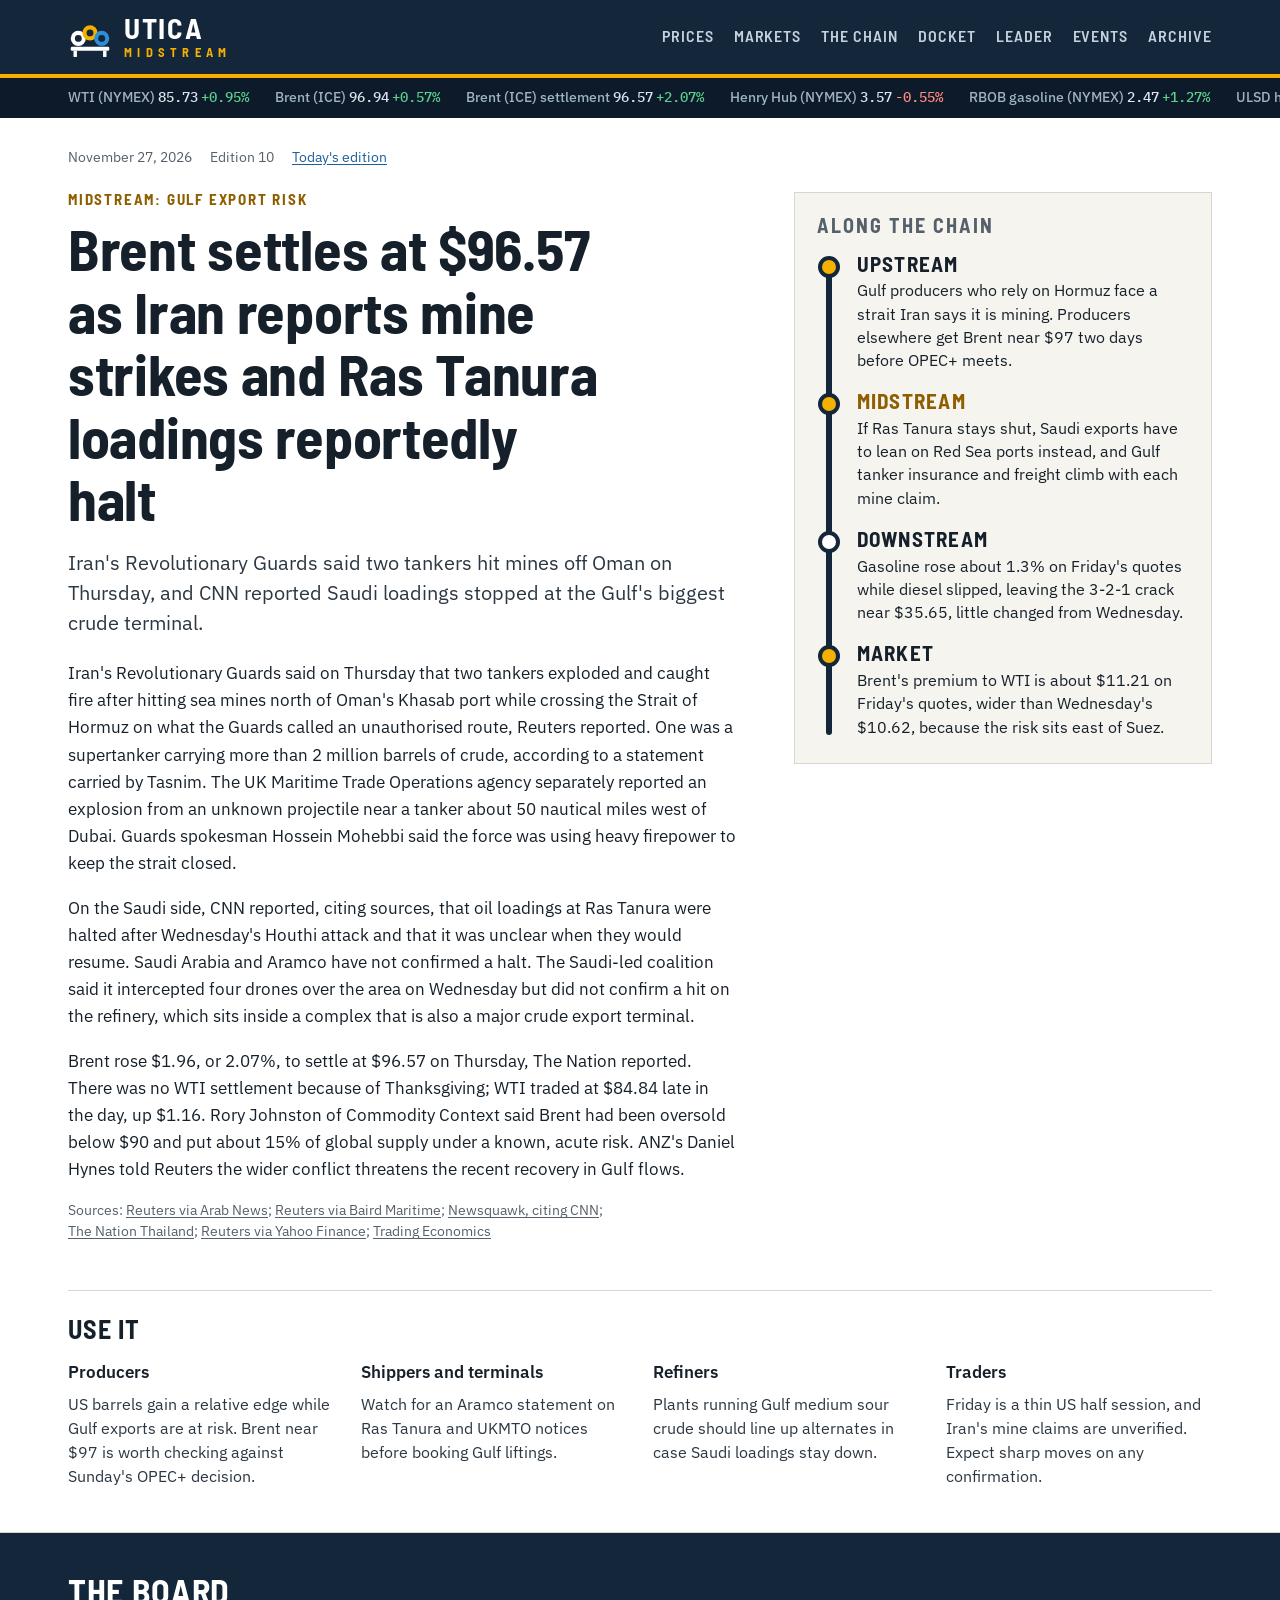
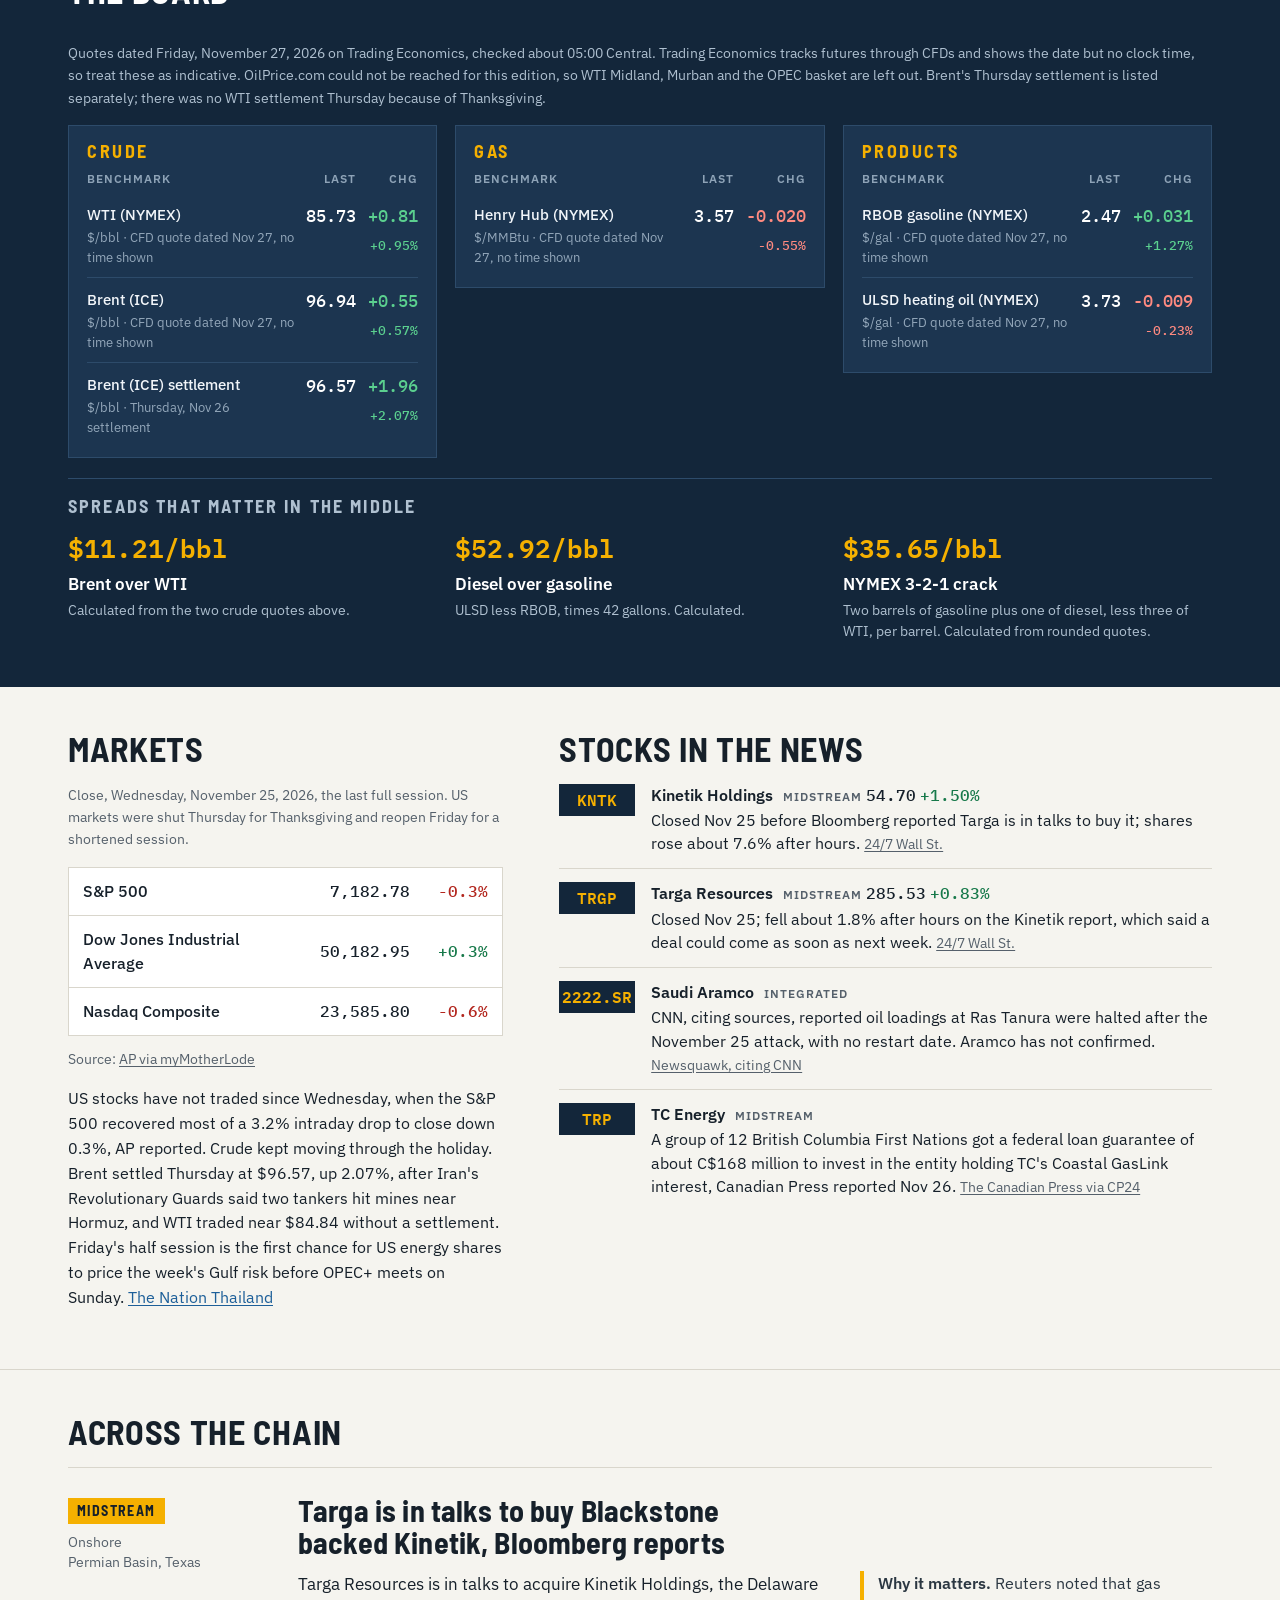
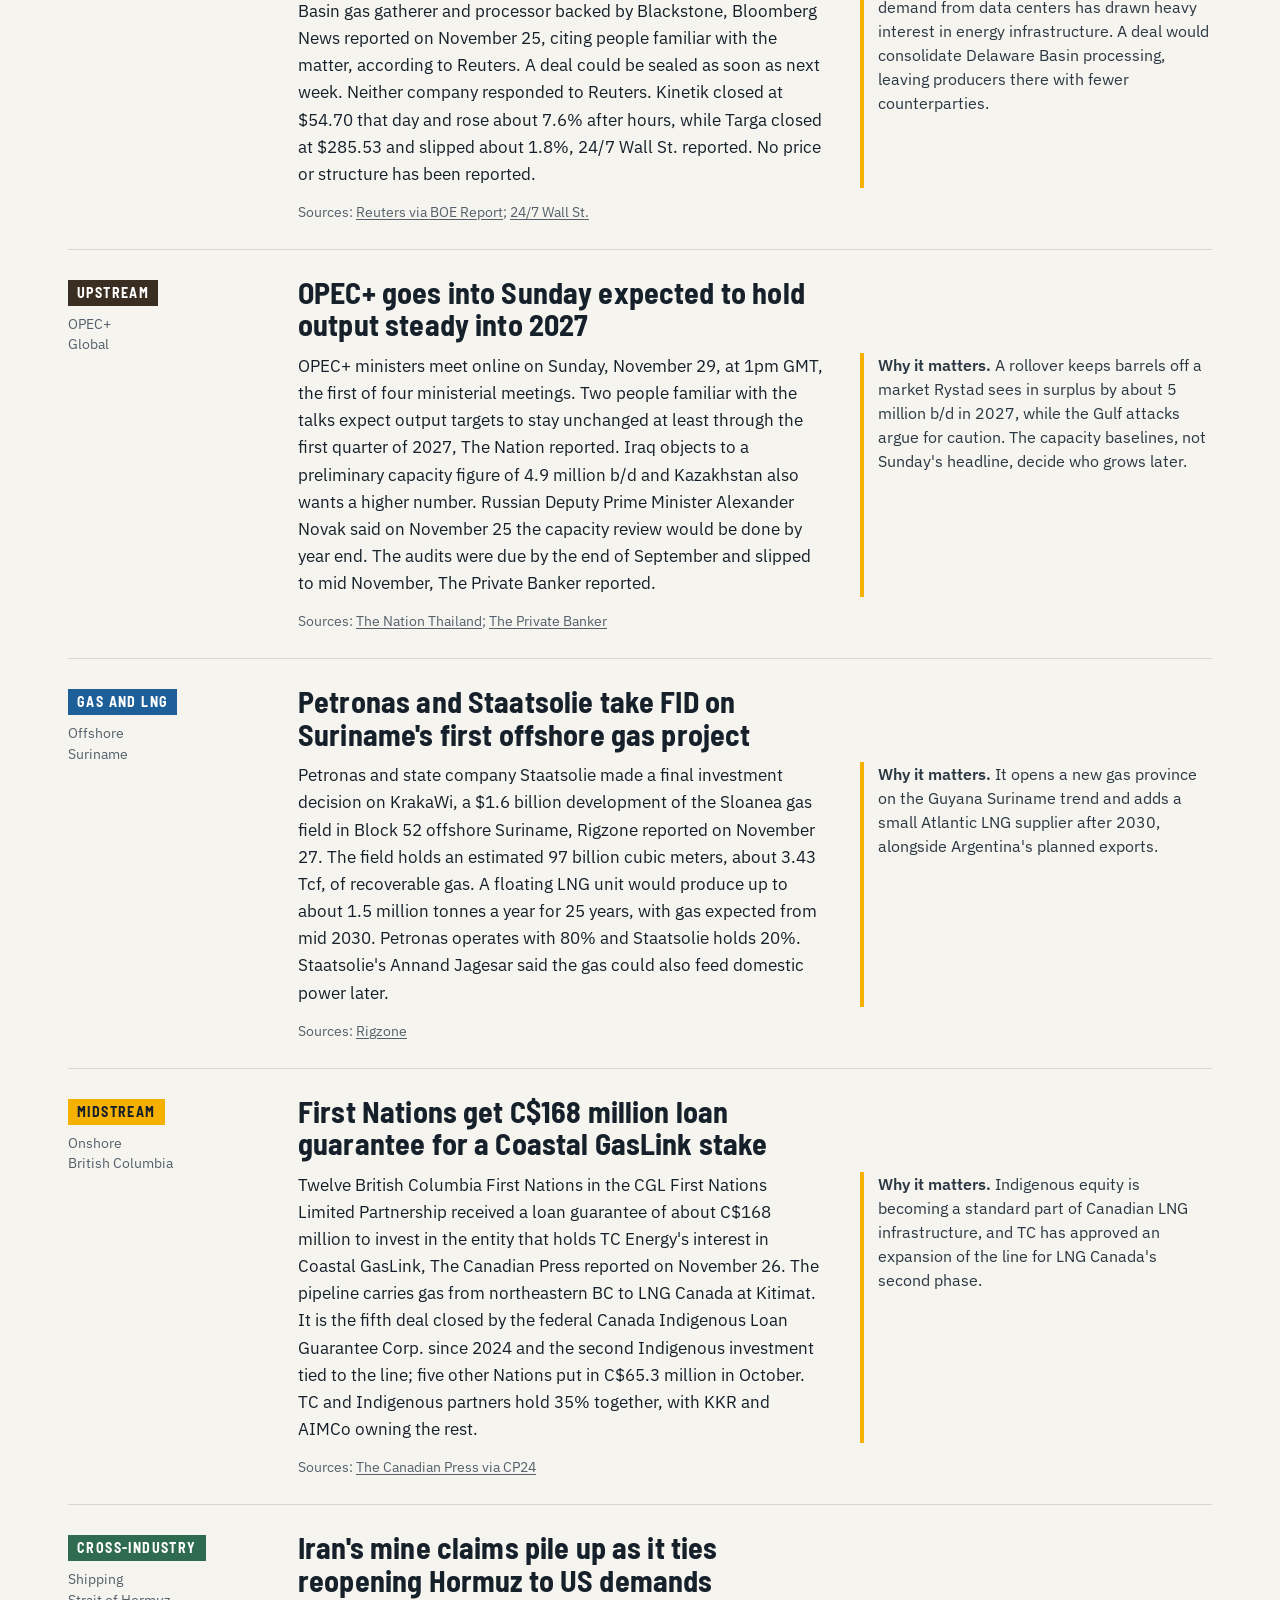
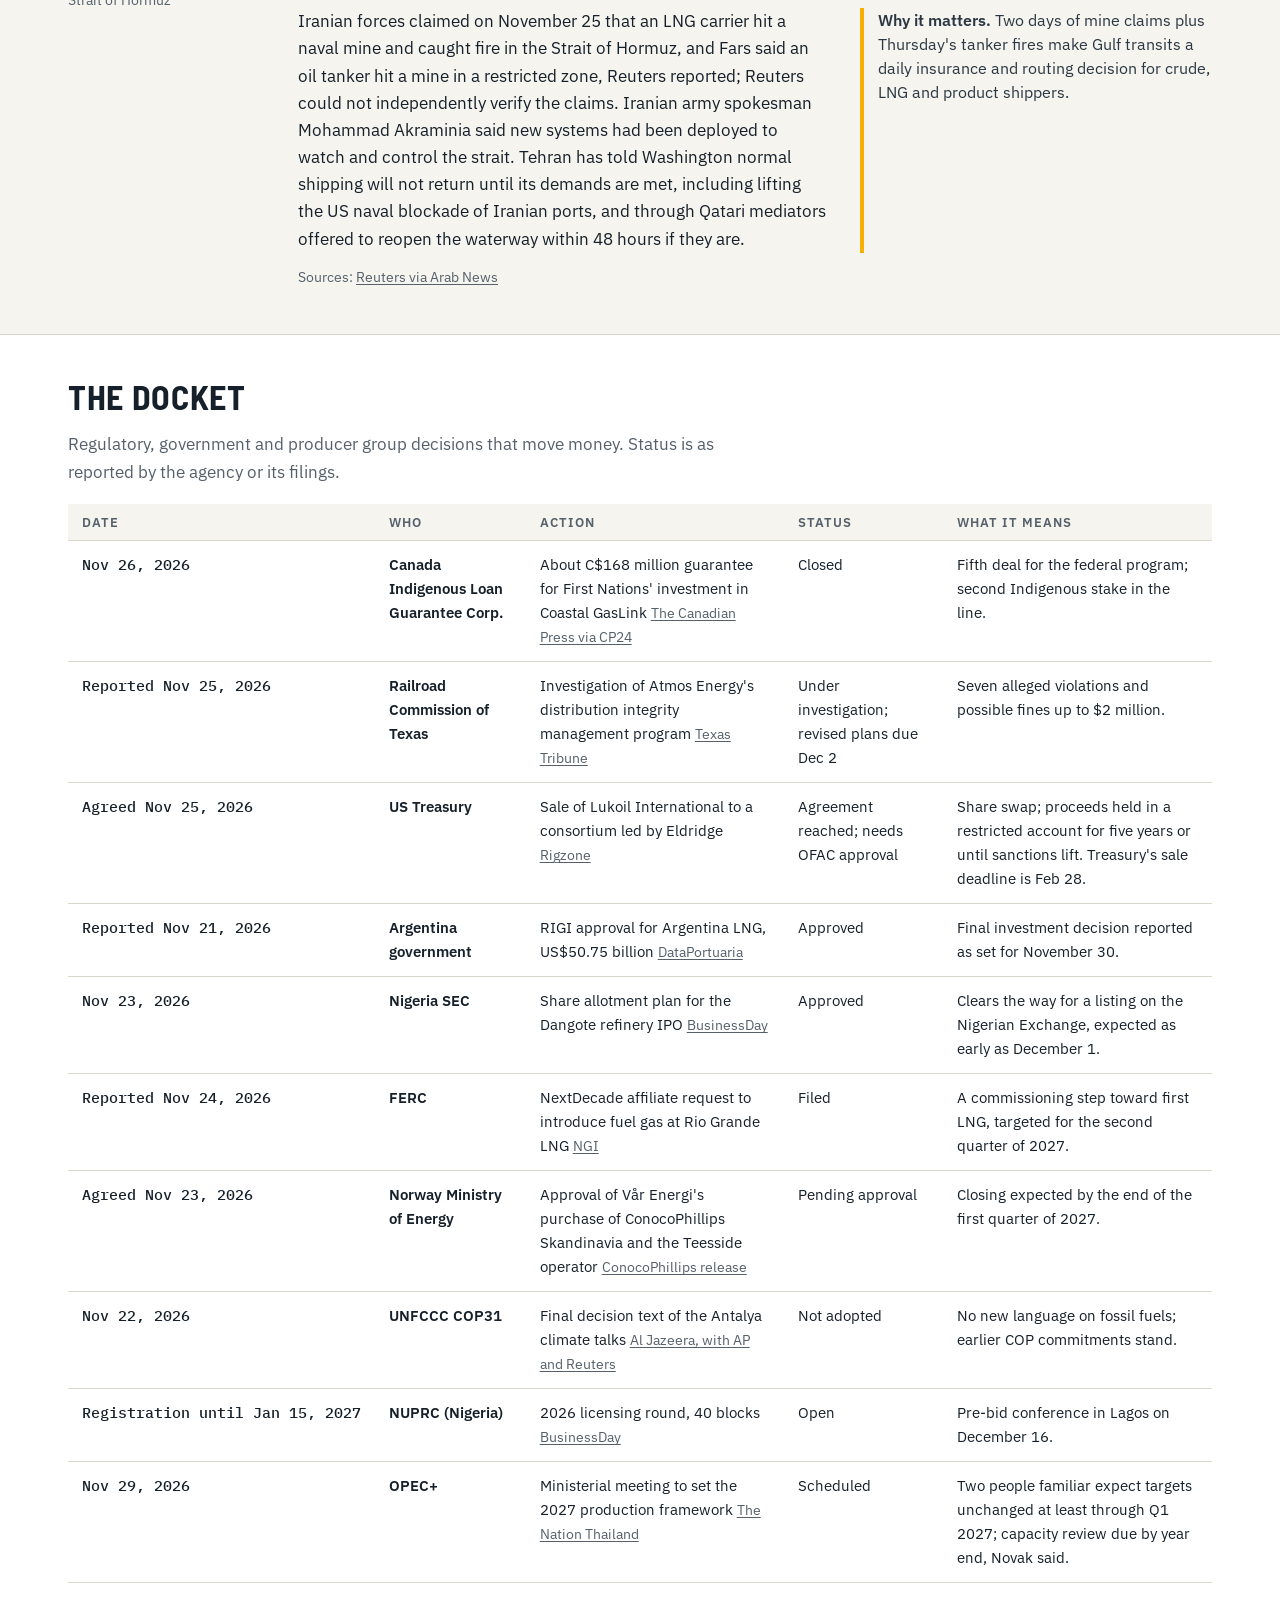
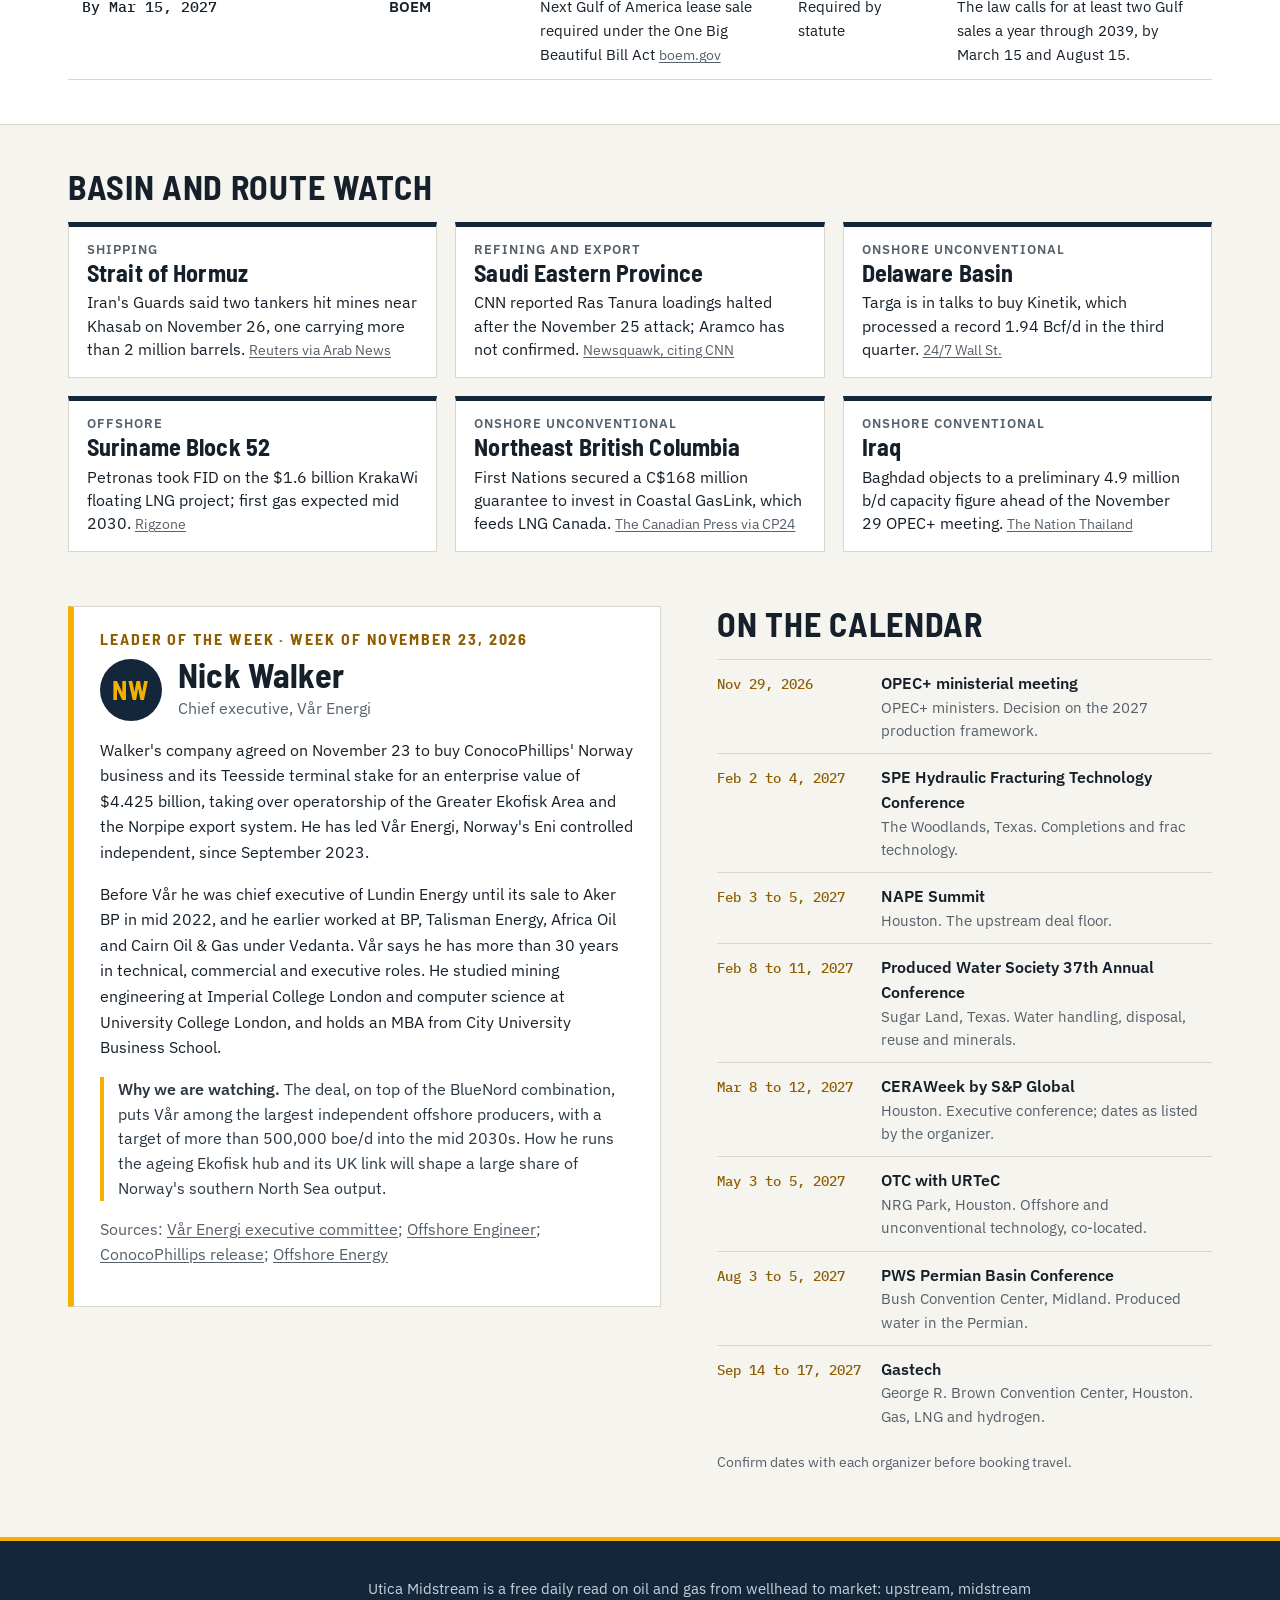
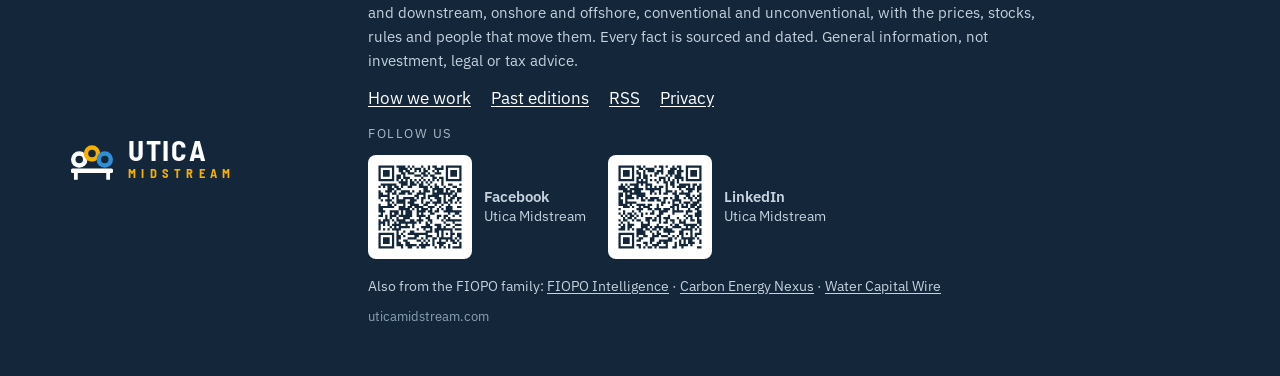
<file: archive/2026-11-27.html>
<!DOCTYPE html>
<html lang="en">
<head>
<meta charset="utf-8">
<meta name="viewport" content="width=device-width, initial-scale=1">
<meta http-equiv="Content-Security-Policy" content="default-src 'self'; script-src 'self'; style-src 'self' 'unsafe-inline'; img-src 'self' data:; font-src 'self'; connect-src 'self'; object-src 'none'; base-uri 'self'; form-action 'self'; upgrade-insecure-requests">
<meta name="referrer" content="strict-origin-when-cross-origin">
<title>Brent settles at $96.57 as Iran reports mine strikes and Ras Tanura loadings reportedly halt | Utica Midstream</title>
<meta name="description" content="What happens to US crude when the Gulf&#39;s export doors start closing? Brent settled up 2% at $96.57 on Thanksgiving after Iran&#39;s Guards said two tankers hit mines near Hormuz and CNN reported Saudi loadings stopped at Ras Tanura.">
<meta name="robots" content="index, follow, max-image-preview:large">
<link rel="canonical" href="https://uticamidstream.com/archive/2026-11-27.html">
<meta name="google-site-verification" content="088mT8MW7YSvouSN46BnCaNXU6O1GncsoiYr1Zxl6-Y">

<meta name="theme-color" content="#13263A">
<meta property="og:type" content="article">
<meta property="og:site_name" content="Utica Midstream">
<meta property="og:title" content="Brent settles at $96.57 as Iran reports mine strikes and Ras Tanura loadings reportedly halt">
<meta property="og:description" content="What happens to US crude when the Gulf&#39;s export doors start closing? Brent settled up 2% at $96.57 on Thanksgiving after Iran&#39;s Guards said two tankers hit mines near Hormuz and CNN reported Saudi loadings stopped at Ras Tanura.">
<meta property="og:url" content="https://uticamidstream.com/archive/2026-11-27.html">
<meta property="og:image" content="https://uticamidstream.com/social/2026-11-27.png">
<meta property="og:image:width" content="1080"><meta property="og:image:height" content="1350">
<meta property="article:published_time" content="2026-11-27T04:48:00-06:00">
<meta name="twitter:card" content="summary_large_image">
<meta name="twitter:title" content="Brent settles at $96.57 as Iran reports mine strikes and Ras Tanura loadings reportedly halt">
<meta name="twitter:description" content="What happens to US crude when the Gulf&#39;s export doors start closing? Brent settled up 2% at $96.57 on Thanksgiving after Iran&#39;s Guards said two tankers hit mines near Hormuz and CNN reported Saudi loadings stopped at Ras Tanura.">
<meta name="twitter:image" content="https://uticamidstream.com/social/2026-11-27.png">
<link rel="icon" type="image/svg+xml" href="../brand/um-icon.svg">
<link rel="apple-touch-icon" href="../brand/um-icon-180.png">
<link rel="alternate" type="application/rss+xml" title="Utica Midstream" href="../feed.xml">
<link rel="preload" href="../assets/fonts/barlow-semi-condensed-latin-700-normal.woff2" as="font" type="font/woff2" crossorigin>
<link rel="stylesheet" href="../assets/style.css?v=01a7a954">

<script type="application/ld+json">{"@context": "https://schema.org", "@graph": [{"@type": "NewsMediaOrganization", "@id": "https://uticamidstream.com/#org", "name": "Utica Midstream", "url": "https://uticamidstream.com/", "logo": {"@type": "ImageObject", "url": "https://uticamidstream.com/brand/um-icon-512.png", "width": 512, "height": 512}, "description": "A free daily read on oil and gas from wellhead to market: prices, stocks, pipelines, policy, projects and people, with every fact sourced and dated.", "sameAs": ["https://www.facebook.com/profile.php?id=61596931970525", "https://www.linkedin.com/company/uticamidstream/"]}, {"@type": "NewsArticle", "@id": "https://uticamidstream.com/archive/2026-11-27.html#article", "headline": "Brent settles at $96.57 as Iran reports mine strikes and Ras Tanura loadings reportedly halt", "description": "What happens to US crude when the Gulf's export doors start closing? Brent settled up 2% at $96.57 on Thanksgiving after Iran's Guards said two tankers hit mines near Hormuz and CNN reported Saudi loadings stopped at Ras Tanura.", "url": "https://uticamidstream.com/archive/2026-11-27.html", "mainEntityOfPage": "https://uticamidstream.com/archive/2026-11-27.html", "image": ["https://uticamidstream.com/social/2026-11-27.png"], "datePublished": "2026-11-27T04:48:00-06:00", "dateModified": "2026-11-27T04:48:00-06:00", "inLanguage": "en-US", "isAccessibleForFree": true, "articleSection": ["Midstream: Gulf export risk", "Midstream", "Upstream", "Gas and LNG", "Midstream", "Cross-industry"], "author": {"@id": "https://uticamidstream.com/#org"}, "publisher": {"@id": "https://uticamidstream.com/#org"}}, {"@type": "Person", "name": "Nick Walker", "jobTitle": "Chief executive, Vår Energi"}]}</script>
</head>
<body>
<a class="skip" href="#main">Skip to content</a>
<header class="top">
 <div class="wrap">
  <a class="brand" href="../" aria-label="Utica Midstream home"><img src="../brand/um-mark-white.svg" alt="" width="44" height="44"><span class="wm"><span class="w1">UTICA</span><span class="w2">MIDSTREAM</span></span></a>
  <nav class="main" aria-label="Main">
   <a href="../#prices">Prices</a>
   <a href="../#markets">Markets</a>
   <a href="../#chain">The chain</a>
   <a href="../#docket">Docket</a>
   <a href="../#leader">Leader</a>
   <a href="../#events">Events</a>
   <a href="../archive/">Archive</a>
  </nav>
 </div>
</header>
<div class="tape" id="prices-tape" aria-label="Price tape">
 <div class="wrap tape-in"><span class="tk"><b>WTI (NYMEX)</b> <span class="num">85.73</span> <span class="num up">+0.95%</span></span><span class="tk"><b>Brent (ICE)</b> <span class="num">96.94</span> <span class="num up">+0.57%</span></span><span class="tk"><b>Brent (ICE) settlement</b> <span class="num">96.57</span> <span class="num up">+2.07%</span></span><span class="tk"><b>Henry Hub (NYMEX)</b> <span class="num">3.57</span> <span class="num dn">-0.55%</span></span><span class="tk"><b>RBOB gasoline (NYMEX)</b> <span class="num">2.47</span> <span class="num up">+1.27%</span></span><span class="tk"><b>ULSD heating oil (NYMEX)</b> <span class="num">3.73</span> <span class="num dn">-0.23%</span></span></div>
</div>
<main id="main">
<section class="lead">
 <div class="wrap">
  <p class="dateline">November 27, 2026<span>Edition 10</span><a href="../">Today's edition</a></p>
  <div class="lead-grid">
   <article class="lead-story">
    <p class="kick">Midstream: Gulf export risk</p>
    <h1>Brent settles at $96.57 as Iran reports mine strikes and Ras Tanura loadings reportedly halt</h1>
    <p class="dek">Iran&#39;s Revolutionary Guards said two tankers hit mines off Oman on Thursday, and CNN reported Saudi loadings stopped at the Gulf&#39;s biggest crude terminal.</p>
    <p>Iran&#39;s Revolutionary Guards said on Thursday that two tankers exploded and caught fire after hitting sea mines north of Oman&#39;s Khasab port while crossing the Strait of Hormuz on what the Guards called an unauthorised route, Reuters reported. One was a supertanker carrying more than 2 million barrels of crude, according to a statement carried by Tasnim. The UK Maritime Trade Operations agency separately reported an explosion from an unknown projectile near a tanker about 50 nautical miles west of Dubai. Guards spokesman Hossein Mohebbi said the force was using heavy firepower to keep the strait closed.</p><p>On the Saudi side, CNN reported, citing sources, that oil loadings at Ras Tanura were halted after Wednesday&#39;s Houthi attack and that it was unclear when they would resume. Saudi Arabia and Aramco have not confirmed a halt. The Saudi-led coalition said it intercepted four drones over the area on Wednesday but did not confirm a hit on the refinery, which sits inside a complex that is also a major crude export terminal.</p><p>Brent rose $1.96, or 2.07%, to settle at $96.57 on Thursday, The Nation reported. There was no WTI settlement because of Thanksgiving; WTI traded at $84.84 late in the day, up $1.16. Rory Johnston of Commodity Context said Brent had been oversold below $90 and put about 15% of global supply under a known, acute risk. ANZ&#39;s Daniel Hynes told Reuters the wider conflict threatens the recent recovery in Gulf flows.</p>
    <p class="src">Sources: <a href="https://www.arabnews.com/middle-east/irans-revolutionary-guards-say-two-oil-tankers-hit-sea-mines-near-omans-khasab-3014111" rel="noopener">Reuters via Arab News</a>; <a href="https://www.bairdmaritime.com/security/incidents/acts-of-war/iran-says-two-tankers-exploded-after-hitting-sea-mines-near-oman" rel="noopener">Reuters via Baird Maritime</a>; <a href="https://www.newsquawk.com/headlines/oil-loadings-have-reportedly-been-halted-at-saudi-arabias-ras-tanura-facility-following-a-recent-attack-cnn-reports-citing-sources" rel="noopener">Newsquawk, citing CNN</a>; <a href="https://www.nationthailand.com/news/world/40073981" rel="noopener">The Nation Thailand</a>; <a href="https://finance.yahoo.com/energy/articles/oil-rises-supply-concerns-iran-030849858.html" rel="noopener">Reuters via Yahoo Finance</a>; <a href="https://tradingeconomics.com/commodity/crude-oil" rel="noopener">Trading Economics</a></p>
   </article>
   <aside class="flowline" aria-label="How this story moves along the value chain">
    <h2>Along the chain</h2>
    <ol>
     
     <li class="st st-upstream on"><span class="node" aria-hidden="true"></span><h3>Upstream</h3><p>Gulf producers who rely on Hormuz face a strait Iran says it is mining. Producers elsewhere get Brent near $97 two days before OPEC+ meets.</p></li>
     
     <li class="st st-midstream on"><span class="node" aria-hidden="true"></span><h3>Midstream</h3><p>If Ras Tanura stays shut, Saudi exports have to lean on Red Sea ports instead, and Gulf tanker insurance and freight climb with each mine claim.</p></li>
     
     <li class="st st-downstream"><span class="node" aria-hidden="true"></span><h3>Downstream</h3><p>Gasoline rose about 1.3% on Friday&#39;s quotes while diesel slipped, leaving the 3-2-1 crack near $35.65, little changed from Wednesday.</p></li>
     
     <li class="st st-market on"><span class="node" aria-hidden="true"></span><h3>Market</h3><p>Brent&#39;s premium to WTI is about $11.21 on Friday&#39;s quotes, wider than Wednesday&#39;s $10.62, because the risk sits east of Suez.</p></li>
     
    </ol>
   </aside>
  </div>
  <div class="use">
   <h2>Use it</h2>
   <dl><div><dt>Producers</dt><dd>US barrels gain a relative edge while Gulf exports are at risk. Brent near $97 is worth checking against Sunday&#39;s OPEC+ decision.</dd></div><div><dt>Shippers and terminals</dt><dd>Watch for an Aramco statement on Ras Tanura and UKMTO notices before booking Gulf liftings.</dd></div><div><dt>Refiners</dt><dd>Plants running Gulf medium sour crude should line up alternates in case Saudi loadings stay down.</dd></div><div><dt>Traders</dt><dd>Friday is a thin US half session, and Iran&#39;s mine claims are unverified. Expect sharp moves on any confirmation.</dd></div></dl>
  </div>
 </div>
</section>

<section class="board" id="prices" aria-label="Commodity prices">
 <div class="wrap">
  <div class="board-head"><h2 class="sh">The board</h2><p class="asof">Quotes dated Friday, November 27, 2026 on Trading Economics, checked about 05:00 Central. Trading Economics tracks futures through CFDs and shows the date but no clock time, so treat these as indicative. OilPrice.com could not be reached for this edition, so WTI Midland, Murban and the OPEC basket are left out. Brent&#39;s Thursday settlement is listed separately; there was no WTI settlement Thursday because of Thanksgiving.</p></div>
  <div class="board-grid">
   
   <div class="panel">
    <h3>Crude</h3>
    <table>
     <thead><tr><th scope="col">Benchmark</th><th scope="col" class="r">Last</th><th scope="col" class="r">Chg</th></tr></thead>
     <tbody><tr><th scope="row"><a href="https://tradingeconomics.com/commodity/crude-oil" rel="noopener">WTI (NYMEX)</a><span class="unit">$/bbl · CFD quote dated Nov 27, no time shown</span></th><td class="r num">85.73</td><td class="r num up">+0.81<br><span class="pc">+0.95%</span></td></tr><tr><th scope="row"><a href="https://tradingeconomics.com/commodity/crude-oil" rel="noopener">Brent (ICE)</a><span class="unit">$/bbl · CFD quote dated Nov 27, no time shown</span></th><td class="r num">96.94</td><td class="r num up">+0.55<br><span class="pc">+0.57%</span></td></tr><tr><th scope="row"><a href="https://www.nationthailand.com/news/world/40073981" rel="noopener">Brent (ICE) settlement</a><span class="unit">$/bbl · Thursday, Nov 26 settlement</span></th><td class="r num">96.57</td><td class="r num up">+1.96<br><span class="pc">+2.07%</span></td></tr></tbody>
    </table>
   </div>
   
   <div class="panel">
    <h3>Gas</h3>
    <table>
     <thead><tr><th scope="col">Benchmark</th><th scope="col" class="r">Last</th><th scope="col" class="r">Chg</th></tr></thead>
     <tbody><tr><th scope="row"><a href="https://tradingeconomics.com/commodity/crude-oil" rel="noopener">Henry Hub (NYMEX)</a><span class="unit">$/MMBtu · CFD quote dated Nov 27, no time shown</span></th><td class="r num">3.57</td><td class="r num dn">-0.020<br><span class="pc">-0.55%</span></td></tr></tbody>
    </table>
   </div>
   
   <div class="panel">
    <h3>Products</h3>
    <table>
     <thead><tr><th scope="col">Benchmark</th><th scope="col" class="r">Last</th><th scope="col" class="r">Chg</th></tr></thead>
     <tbody><tr><th scope="row"><a href="https://tradingeconomics.com/commodity/crude-oil" rel="noopener">RBOB gasoline (NYMEX)</a><span class="unit">$/gal · CFD quote dated Nov 27, no time shown</span></th><td class="r num">2.47</td><td class="r num up">+0.031<br><span class="pc">+1.27%</span></td></tr><tr><th scope="row"><a href="https://tradingeconomics.com/commodity/crude-oil" rel="noopener">ULSD heating oil (NYMEX)</a><span class="unit">$/gal · CFD quote dated Nov 27, no time shown</span></th><td class="r num">3.73</td><td class="r num dn">-0.009<br><span class="pc">-0.23%</span></td></tr></tbody>
    </table>
   </div>
   
  </div>
  <div class="spreads">
   <h3>Spreads that matter in the middle</h3>
   <ul><li><span class="num">$11.21/bbl</span><b>Brent over WTI</b><span>Calculated from the two crude quotes above.</span></li><li><span class="num">$52.92/bbl</span><b>Diesel over gasoline</b><span>ULSD less RBOB, times 42 gallons. Calculated.</span></li><li><span class="num">$35.65/bbl</span><b>NYMEX 3-2-1 crack</b><span>Two barrels of gasoline plus one of diesel, less three of WTI, per barrel. Calculated from rounded quotes.</span></li></ul>
  </div>
 </div>
</section>

<section class="markets" id="markets" aria-label="Markets and stocks">
 <div class="wrap mk-grid">
  <div>
   <h2 class="sh">Markets</h2>
   <p class="asof">Close, Wednesday, November 25, 2026, the last full session. US markets were shut Thursday for Thanksgiving and reopen Friday for a shortened session.</p>
   <table class="idx">
    <tbody><tr><th scope="row">S&amp;P 500</th><td class="r num">7,182.78</td><td class="r num dn">-0.3%</td></tr><tr><th scope="row">Dow Jones Industrial Average</th><td class="r num">50,182.95</td><td class="r num up">+0.3%</td></tr><tr><th scope="row">Nasdaq Composite</th><td class="r num">23,585.80</td><td class="r num dn">-0.6%</td></tr></tbody>
   </table>
   <p class="src">Source: <a href="https://mymotherlode.com/news/national/11340405/how-major-us-stock-indexes-fared-wednesday-11-25-2026.html" rel="noopener">AP via myMotherLode</a></p>
   <p class="read">US stocks have not traded since Wednesday, when the S&amp;P 500 recovered most of a 3.2% intraday drop to close down 0.3%, AP reported. Crude kept moving through the holiday. Brent settled Thursday at $96.57, up 2.07%, after Iran&#39;s Revolutionary Guards said two tankers hit mines near Hormuz, and WTI traded near $84.84 without a settlement. Friday&#39;s half session is the first chance for US energy shares to price the week&#39;s Gulf risk before OPEC+ meets on Sunday. <a href="https://www.nationthailand.com/news/world/40073981" rel="noopener">The Nation Thailand</a></p>
  </div>
  <div>
   <h2 class="sh">Stocks in the news</h2>
   <ul class="stocks"><li><span class="tick">KNTK</span><div><p class="sn"><b>Kinetik Holdings</b> <span class="seg">Midstream</span> <span class="num">54.70</span> <span class="num up">+1.50%</span></p><p>Closed Nov 25 before Bloomberg reported Targa is in talks to buy it; shares rose about 7.6% after hours. <a href="https://247wallst.com/investing/2026/11/26/targa-resources-is-reportedly-eyeing-kinetik-as-data-centers-drive-gas-demand/" rel="noopener">24/7 Wall St.</a></p></div></li><li><span class="tick">TRGP</span><div><p class="sn"><b>Targa Resources</b> <span class="seg">Midstream</span> <span class="num">285.53</span> <span class="num up">+0.83%</span></p><p>Closed Nov 25; fell about 1.8% after hours on the Kinetik report, which said a deal could come as soon as next week. <a href="https://247wallst.com/investing/2026/11/26/targa-resources-is-reportedly-eyeing-kinetik-as-data-centers-drive-gas-demand/" rel="noopener">24/7 Wall St.</a></p></div></li><li><span class="tick">2222.SR</span><div><p class="sn"><b>Saudi Aramco</b> <span class="seg">Integrated</span></p><p>CNN, citing sources, reported oil loadings at Ras Tanura were halted after the November 25 attack, with no restart date. Aramco has not confirmed. <a href="https://www.newsquawk.com/headlines/oil-loadings-have-reportedly-been-halted-at-saudi-arabias-ras-tanura-facility-following-a-recent-attack-cnn-reports-citing-sources" rel="noopener">Newsquawk, citing CNN</a></p></div></li><li><span class="tick">TRP</span><div><p class="sn"><b>TC Energy</b> <span class="seg">Midstream</span></p><p>A group of 12 British Columbia First Nations got a federal loan guarantee of about C$168 million to invest in the entity holding TC&#39;s Coastal GasLink interest, Canadian Press reported Nov 26. <a href="https://www.cp24.com/news/canada/2026/11/26/168m-loan-guarantee-provided-for-first-nations-investment-in-lng-pipeline/" rel="noopener">The Canadian Press via CP24</a></p></div></li></ul>
  </div>
 </div>
</section>

<section class="chain" id="chain">
 <div class="wrap">
  <h2 class="sh">Across the chain</h2>
  
  <article class="brief" id="money">
   <div class="tags"><p class="seg seg-midstream">Midstream</p><p class="set"><span>Onshore</span><span>Permian Basin, Texas</span></p></div>
   <div>
    <h3>Targa is in talks to buy Blackstone backed Kinetik, Bloomberg reports</h3>
    <div class="brief-body"><p>Targa Resources is in talks to acquire Kinetik Holdings, the Delaware Basin gas gatherer and processor backed by Blackstone, Bloomberg News reported on November 25, citing people familiar with the matter, according to Reuters. A deal could be sealed as soon as next week. Neither company responded to Reuters. Kinetik closed at $54.70 that day and rose about 7.6% after hours, while Targa closed at $285.53 and slipped about 1.8%, 24/7 Wall St. reported. No price or structure has been reported.</p><p class="why"><b>Why it matters.</b> Reuters noted that gas demand from data centers has drawn heavy interest in energy infrastructure. A deal would consolidate Delaware Basin processing, leaving producers there with fewer counterparties.</p></div>
    <p class="src">Sources: <a href="https://boereport.com/2026/11/25/targa-resources-in-talks-to-acquire-kinetik-bloomberg-news-reports/" rel="noopener">Reuters via BOE Report</a>; <a href="https://247wallst.com/investing/2026/11/26/targa-resources-is-reportedly-eyeing-kinetik-as-data-centers-drive-gas-demand/" rel="noopener">24/7 Wall St.</a></p>
   </div>
  </article>
  
  <article class="brief" id="world">
   <div class="tags"><p class="seg seg-upstream">Upstream</p><p class="set"><span>OPEC+</span><span>Global</span></p></div>
   <div>
    <h3>OPEC+ goes into Sunday expected to hold output steady into 2027</h3>
    <div class="brief-body"><p>OPEC+ ministers meet online on Sunday, November 29, at 1pm GMT, the first of four ministerial meetings. Two people familiar with the talks expect output targets to stay unchanged at least through the first quarter of 2027, The Nation reported. Iraq objects to a preliminary capacity figure of 4.9 million b/d and Kazakhstan also wants a higher number. Russian Deputy Prime Minister Alexander Novak said on November 25 the capacity review would be done by year end. The audits were due by the end of September and slipped to mid November, The Private Banker reported.</p><p class="why"><b>Why it matters.</b> A rollover keeps barrels off a market Rystad sees in surplus by about 5 million b/d in 2027, while the Gulf attacks argue for caution. The capacity baselines, not Sunday&#39;s headline, decide who grows later.</p></div>
    <p class="src">Sources: <a href="https://www.nationthailand.com/news/world/40073981" rel="noopener">The Nation Thailand</a>; <a href="https://leprivatebanker.com/2026/11/27/opec-heads-into-sunday-meeting-to-set-2027-quotas-with-its-capacity-audit-weeks-late-and-output-held-flat/" rel="noopener">The Private Banker</a></p>
   </div>
  </article>
  
  <article class="brief" id="suriname">
   <div class="tags"><p class="seg seg-gas-lng">Gas and LNG</p><p class="set"><span>Offshore</span><span>Suriname</span></p></div>
   <div>
    <h3>Petronas and Staatsolie take FID on Suriname&#39;s first offshore gas project</h3>
    <div class="brief-body"><p>Petronas and state company Staatsolie made a final investment decision on KrakaWi, a $1.6 billion development of the Sloanea gas field in Block 52 offshore Suriname, Rigzone reported on November 27. The field holds an estimated 97 billion cubic meters, about 3.43 Tcf, of recoverable gas. A floating LNG unit would produce up to about 1.5 million tonnes a year for 25 years, with gas expected from mid 2030. Petronas operates with 80% and Staatsolie holds 20%. Staatsolie&#39;s Annand Jagesar said the gas could also feed domestic power later.</p><p class="why"><b>Why it matters.</b> It opens a new gas province on the Guyana Suriname trend and adds a small Atlantic LNG supplier after 2030, alongside Argentina&#39;s planned exports.</p></div>
    <p class="src">Sources: <a href="https://rigzone.com/news/petronas_greenlights_surinames_1st_offshore_gas_project-27-nov-2026-185181-article" rel="noopener">Rigzone</a></p>
   </div>
  </article>
  
  <article class="brief" id="cgl">
   <div class="tags"><p class="seg seg-midstream">Midstream</p><p class="set"><span>Onshore</span><span>British Columbia</span></p></div>
   <div>
    <h3>First Nations get C$168 million loan guarantee for a Coastal GasLink stake</h3>
    <div class="brief-body"><p>Twelve British Columbia First Nations in the CGL First Nations Limited Partnership received a loan guarantee of about C$168 million to invest in the entity that holds TC Energy&#39;s interest in Coastal GasLink, The Canadian Press reported on November 26. The pipeline carries gas from northeastern BC to LNG Canada at Kitimat. It is the fifth deal closed by the federal Canada Indigenous Loan Guarantee Corp. since 2024 and the second Indigenous investment tied to the line; five other Nations put in C$65.3 million in October. TC and Indigenous partners hold 35% together, with KKR and AIMCo owning the rest.</p><p class="why"><b>Why it matters.</b> Indigenous equity is becoming a standard part of Canadian LNG infrastructure, and TC has approved an expansion of the line for LNG Canada&#39;s second phase.</p></div>
    <p class="src">Sources: <a href="https://www.cp24.com/news/canada/2026/11/26/168m-loan-guarantee-provided-for-first-nations-investment-in-lng-pipeline/" rel="noopener">The Canadian Press via CP24</a></p>
   </div>
  </article>
  
  <article class="brief" id="hormuz">
   <div class="tags"><p class="seg seg-cross-industry">Cross-industry</p><p class="set"><span>Shipping</span><span>Strait of Hormuz</span></p></div>
   <div>
    <h3>Iran&#39;s mine claims pile up as it ties reopening Hormuz to US demands</h3>
    <div class="brief-body"><p>Iranian forces claimed on November 25 that an LNG carrier hit a naval mine and caught fire in the Strait of Hormuz, and Fars said an oil tanker hit a mine in a restricted zone, Reuters reported; Reuters could not independently verify the claims. Iranian army spokesman Mohammad Akraminia said new systems had been deployed to watch and control the strait. Tehran has told Washington normal shipping will not return until its demands are met, including lifting the US naval blockade of Iranian ports, and through Qatari mediators offered to reopen the waterway within 48 hours if they are.</p><p class="why"><b>Why it matters.</b> Two days of mine claims plus Thursday&#39;s tanker fires make Gulf transits a daily insurance and routing decision for crude, LNG and product shippers.</p></div>
    <p class="src">Sources: <a href="https://www.arabnews.com/middle-east/iran-claims-lng-tanker-ablaze-in-hormuz-after-hitting-mine-3013942" rel="noopener">Reuters via Arab News</a></p>
   </div>
  </article>
  
 </div>
</section>

<section class="docket" id="docket">
 <div class="wrap">
  <h2 class="sh">The docket</h2>
  <p class="intro">Regulatory, government and producer group decisions that move money. Status is as reported by the agency or its filings.</p>
  <div class="dk-wrap"><table>
   <thead><tr><th scope="col">Date</th><th scope="col">Who</th><th scope="col">Action</th><th scope="col">Status</th><th scope="col">What it means</th></tr></thead>
   <tbody><tr><td class="num nowrap" data-l="Date">Nov 26, 2026</td><td data-l="Who"><b>Canada Indigenous Loan Guarantee Corp.</b></td><td data-l="Action">About C$168 million guarantee for First Nations&#39; investment in Coastal GasLink <a href="https://www.cp24.com/news/canada/2026/11/26/168m-loan-guarantee-provided-for-first-nations-investment-in-lng-pipeline/" rel="noopener">The Canadian Press via CP24</a></td><td data-l="Status">Closed</td><td data-l="What it means">Fifth deal for the federal program; second Indigenous stake in the line.</td></tr><tr><td class="num nowrap" data-l="Date">Reported Nov 25, 2026</td><td data-l="Who"><b>Railroad Commission of Texas</b></td><td data-l="Action">Investigation of Atmos Energy&#39;s distribution integrity management program <a href="https://www.texastribune.org/2026/11/25/texas-railroad-commission-investigates-atmos-energy/" rel="noopener">Texas Tribune</a></td><td data-l="Status">Under investigation; revised plans due Dec 2</td><td data-l="What it means">Seven alleged violations and possible fines up to $2 million.</td></tr><tr><td class="num nowrap" data-l="Date">Agreed Nov 25, 2026</td><td data-l="Who"><b>US Treasury</b></td><td data-l="Action">Sale of Lukoil International to a consortium led by Eldridge <a href="https://www.rigzone.com/news/eldridge_consortium_pens_deal_to_acquire_lukoil_international-26-nov-2026-185176-article/" rel="noopener">Rigzone</a></td><td data-l="Status">Agreement reached; needs OFAC approval</td><td data-l="What it means">Share swap; proceeds held in a restricted account for five years or until sanctions lift. Treasury&#39;s sale deadline is Feb 28.</td></tr><tr><td class="num nowrap" data-l="Date">Reported Nov 21, 2026</td><td data-l="Who"><b>Argentina government</b></td><td data-l="Action">RIGI approval for Argentina LNG, US$50.75 billion <a href="https://dataportuaria.com/en/destacadas/argentina-lng-secures-rigi-approval-for-us-50-75-billion-investment-through-2050-b3b6fc" rel="noopener">DataPortuaria</a></td><td data-l="Status">Approved</td><td data-l="What it means">Final investment decision reported as set for November 30.</td></tr><tr><td class="num nowrap" data-l="Date">Nov 23, 2026</td><td data-l="Who"><b>Nigeria SEC</b></td><td data-l="Action">Share allotment plan for the Dangote refinery IPO <a href="https://businessday.ng/markets/article/dangote-refinery-eyes-dec-1-for-historic-n65trn-ngx-listing/" rel="noopener">BusinessDay</a></td><td data-l="Status">Approved</td><td data-l="What it means">Clears the way for a listing on the Nigerian Exchange, expected as early as December 1.</td></tr><tr><td class="num nowrap" data-l="Date">Reported Nov 24, 2026</td><td data-l="Who"><b>FERC</b></td><td data-l="Action">NextDecade affiliate request to introduce fuel gas at Rio Grande LNG <a href="https://naturalgasintel.com/news/rio-grande-lng-close-to-introducing-natural-gas-to-first-liquefaction-train/" rel="noopener">NGI</a></td><td data-l="Status">Filed</td><td data-l="What it means">A commissioning step toward first LNG, targeted for the second quarter of 2027.</td></tr><tr><td class="num nowrap" data-l="Date">Agreed Nov 23, 2026</td><td data-l="Who"><b>Norway Ministry of Energy</b></td><td data-l="Action">Approval of Vår Energi&#39;s purchase of ConocoPhillips Skandinavia and the Teesside operator <a href="https://www.conocophillips.com/news-media/story/conocophillips-announces-agreement-to-sell-norway-business-and-teesside-asset-to-var-energi-2/" rel="noopener">ConocoPhillips release</a></td><td data-l="Status">Pending approval</td><td data-l="What it means">Closing expected by the end of the first quarter of 2027.</td></tr><tr><td class="num nowrap" data-l="Date">Nov 22, 2026</td><td data-l="Who"><b>UNFCCC COP31</b></td><td data-l="Action">Final decision text of the Antalya climate talks <a href="https://www.aljazeera.com/news/2026/11/22/fossil-fuel-impasse-pushes-cop31-climate-talks-into-second-day-of-overtime" rel="noopener">Al Jazeera, with AP and Reuters</a></td><td data-l="Status">Not adopted</td><td data-l="What it means">No new language on fossil fuels; earlier COP commitments stand.</td></tr><tr><td class="num nowrap" data-l="Date">Registration until Jan 15, 2027</td><td data-l="Who"><b>NUPRC (Nigeria)</b></td><td data-l="Action">2026 licensing round, 40 blocks <a href="https://businessday.ng/energy/article/nuprc-opens-portal-for-2026-oil-bid-round-as-40-blocks-go-on-offer/" rel="noopener">BusinessDay</a></td><td data-l="Status">Open</td><td data-l="What it means">Pre-bid conference in Lagos on December 16.</td></tr><tr><td class="num nowrap" data-l="Date">Nov 29, 2026</td><td data-l="Who"><b>OPEC+</b></td><td data-l="Action">Ministerial meeting to set the 2027 production framework <a href="https://www.nationthailand.com/news/world/40073981" rel="noopener">The Nation Thailand</a></td><td data-l="Status">Scheduled</td><td data-l="What it means">Two people familiar expect targets unchanged at least through Q1 2027; capacity review due by year end, Novak said.</td></tr><tr><td class="num nowrap" data-l="Date">By Mar 15, 2027</td><td data-l="Who"><b>BOEM</b></td><td data-l="Action">Next Gulf of America lease sale required under the One Big Beautiful Bill Act <a href="https://www.boem.gov/oil-gas-energy/leasing/proposed-nos-bbg-3" rel="noopener">boem.gov</a></td><td data-l="Status">Required by statute</td><td data-l="What it means">The law calls for at least two Gulf sales a year through 2039, by March 15 and August 15.</td></tr></tbody>
  </table></div>
 </div>
</section>

<section class="basins">
 <div class="wrap">
  <h2 class="sh">Basin and route watch</h2>
  <div class="bgrid"><div class="bas"><p class="set">Shipping</p><h3>Strait of Hormuz</h3><p>Iran&#39;s Guards said two tankers hit mines near Khasab on November 26, one carrying more than 2 million barrels. <a href="https://www.arabnews.com/middle-east/irans-revolutionary-guards-say-two-oil-tankers-hit-sea-mines-near-omans-khasab-3014111" rel="noopener">Reuters via Arab News</a></p></div><div class="bas"><p class="set">Refining and export</p><h3>Saudi Eastern Province</h3><p>CNN reported Ras Tanura loadings halted after the November 25 attack; Aramco has not confirmed. <a href="https://www.newsquawk.com/headlines/oil-loadings-have-reportedly-been-halted-at-saudi-arabias-ras-tanura-facility-following-a-recent-attack-cnn-reports-citing-sources" rel="noopener">Newsquawk, citing CNN</a></p></div><div class="bas"><p class="set">Onshore unconventional</p><h3>Delaware Basin</h3><p>Targa is in talks to buy Kinetik, which processed a record 1.94 Bcf/d in the third quarter. <a href="https://247wallst.com/investing/2026/11/26/targa-resources-is-reportedly-eyeing-kinetik-as-data-centers-drive-gas-demand/" rel="noopener">24/7 Wall St.</a></p></div><div class="bas"><p class="set">Offshore</p><h3>Suriname Block 52</h3><p>Petronas took FID on the $1.6 billion KrakaWi floating LNG project; first gas expected mid 2030. <a href="https://rigzone.com/news/petronas_greenlights_surinames_1st_offshore_gas_project-27-nov-2026-185181-article" rel="noopener">Rigzone</a></p></div><div class="bas"><p class="set">Onshore unconventional</p><h3>Northeast British Columbia</h3><p>First Nations secured a C$168 million guarantee to invest in Coastal GasLink, which feeds LNG Canada. <a href="https://www.cp24.com/news/canada/2026/11/26/168m-loan-guarantee-provided-for-first-nations-investment-in-lng-pipeline/" rel="noopener">The Canadian Press via CP24</a></p></div><div class="bas"><p class="set">Onshore conventional</p><h3>Iraq</h3><p>Baghdad objects to a preliminary 4.9 million b/d capacity figure ahead of the November 29 OPEC+ meeting. <a href="https://www.nationthailand.com/news/world/40073981" rel="noopener">The Nation Thailand</a></p></div></div>
 </div>
</section>

<section class="two">
 <div class="wrap two-grid">
  <div class="leader" id="leader">
   <p class="kick">Leader of the week · Week of November 23, 2026</p>
   <div class="lh"><span class="mono" aria-hidden="true">NW</span><div><h2>Nick Walker</h2><p class="role">Chief executive, Vår Energi</p></div></div>
   <p>Walker&#39;s company agreed on November 23 to buy ConocoPhillips&#39; Norway business and its Teesside terminal stake for an enterprise value of $4.425 billion, taking over operatorship of the Greater Ekofisk Area and the Norpipe export system. He has led Vår Energi, Norway&#39;s Eni controlled independent, since September 2023.</p>
   <p>Before Vår he was chief executive of Lundin Energy until its sale to Aker BP in mid 2022, and he earlier worked at BP, Talisman Energy, Africa Oil and Cairn Oil &amp; Gas under Vedanta. Vår says he has more than 30 years in technical, commercial and executive roles. He studied mining engineering at Imperial College London and computer science at University College London, and holds an MBA from City University Business School.</p>
   <p class="why"><b>Why we are watching.</b> The deal, on top of the BlueNord combination, puts Vår among the largest independent offshore producers, with a target of more than 500,000 boe/d into the mid 2030s. How he runs the ageing Ekofisk hub and its UK link will shape a large share of Norway&#39;s southern North Sea output.</p>
   <p class="src">Sources: <a href="https://varenergi.no/en/about-us/executive-committee/" rel="noopener">Vår Energi executive committee</a>; <a href="https://www.oedigital.com/news/507756-former-lundin-energy-head-takes-the-helm-as-ceo-of-v-r-energi" rel="noopener">Offshore Engineer</a>; <a href="https://www.conocophillips.com/news-media/story/conocophillips-announces-agreement-to-sell-norway-business-and-teesside-asset-to-var-energi-2/" rel="noopener">ConocoPhillips release</a>; <a href="https://www.offshore-energy.biz/2026/11/23/dollar44-billion-play-for-conocophillips-norwegian-oil-and-gas-assets-and-uk-infrastructure-expands-var-energis-north-sea-footprint" rel="noopener">Offshore Energy</a></p>
  </div>
  <div class="events" id="events">
   <h2 class="sh">On the calendar</h2>
   <ul class="cal"><li><span class="when num">Nov 29, 2026</span><div><a href="https://gvwire.com/2026/11/01/opec-keeps-december-oil-output-targets-steady-ahead-of-tougher-call-for-2027/" rel="noopener"><b>OPEC+ ministerial meeting</b></a><span>OPEC+ ministers. Decision on the 2027 production framework.</span></div></li><li><span class="when num">Feb 2 to 4, 2027</span><div><a href="https://www.spe-events.org/hydraulicfracturing/about-the-conference" rel="noopener"><b>SPE Hydraulic Fracturing Technology Conference</b></a><span>The Woodlands, Texas. Completions and frac technology.</span></div></li><li><span class="when num">Feb 3 to 5, 2027</span><div><a href="https://napeexpo.com/summit/exhibit" rel="noopener"><b>NAPE Summit</b></a><span>Houston. The upstream deal floor.</span></div></li><li><span class="when num">Feb 8 to 11, 2027</span><div><a href="https://producedwatersociety.com/" rel="noopener"><b>Produced Water Society 37th Annual Conference</b></a><span>Sugar Land, Texas. Water handling, disposal, reuse and minerals.</span></div></li><li><span class="when num">Mar 8 to 12, 2027</span><div><a href="https://baxtel.com/events/ceraweek-2027" rel="noopener"><b>CERAWeek by S&amp;P Global</b></a><span>Houston. Executive conference; dates as listed by the organizer.</span></div></li><li><span class="when num">May 3 to 5, 2027</span><div><a href="https://otcnet.org/" rel="noopener"><b>OTC with URTeC</b></a><span>NRG Park, Houston. Offshore and unconventional technology, co-located.</span></div></li><li><span class="when num">Aug 3 to 5, 2027</span><div><a href="https://producedwatersociety.com/" rel="noopener"><b>PWS Permian Basin Conference</b></a><span>Bush Convention Center, Midland. Produced water in the Permian.</span></div></li><li><span class="when num">Sep 14 to 17, 2027</span><div><a href="https://chemxplore.com/events/2027-gastech" rel="noopener"><b>Gastech</b></a><span>George R. Brown Convention Center, Houston. Gas, LNG and hydrogen.</span></div></li></ul>
   <p class="src">Confirm dates with each organizer before booking travel.</p>
  </div>
 </div>
</section>
</main>
<footer>
 <div class="wrap fgrid">
  <a class="flock" href="../" aria-label="Utica Midstream home"><img src="../brand/um-mark-white.svg" alt="" width="48" height="48"><span class="wm"><span class="w1">UTICA</span><span class="w2">MIDSTREAM</span></span></a>
  <div>
   <p>Utica Midstream is a free daily read on oil and gas from wellhead to market: upstream, midstream and downstream, onshore and offshore, conventional and unconventional, with the prices, stocks, rules and people that move them. Every fact is sourced and dated. General information, not investment, legal or tax advice.</p>
   <nav aria-label="Footer"><a href="../method.html">How we work</a><a href="../archive/">Past editions</a><a href="../feed.xml">RSS</a><a href="../privacy.html">Privacy</a></nav>
   <div class="follow"><p class="fh">Follow us</p><ul><li><a href="https://www.facebook.com/profile.php?id=61596931970525" rel="noopener"><img src="../brand/qr/facebook.svg" alt="QR code for Utica Midstream on Facebook" width="104" height="104" loading="lazy"><span><b>Facebook</b>Utica Midstream</span></a></li><li><a href="https://www.linkedin.com/company/uticamidstream/" rel="noopener"><img src="../brand/qr/linkedin.svg" alt="QR code for Utica Midstream on LinkedIn" width="104" height="104" loading="lazy"><span><b>LinkedIn</b>Utica Midstream</span></a></li></ul></div>
   <p class="sister">Also from the FIOPO family: <a href="https://fiopoin.com/">FIOPO Intelligence</a> · <a href="https://carbonenergynexus.com/">Carbon Energy Nexus</a> · <a href="https://watercapitalwire.com/">Water Capital Wire</a></p>
   <p class="small">uticamidstream.com</p>
  </div>
 </div>
</footer>
</body>
</html>
</file>
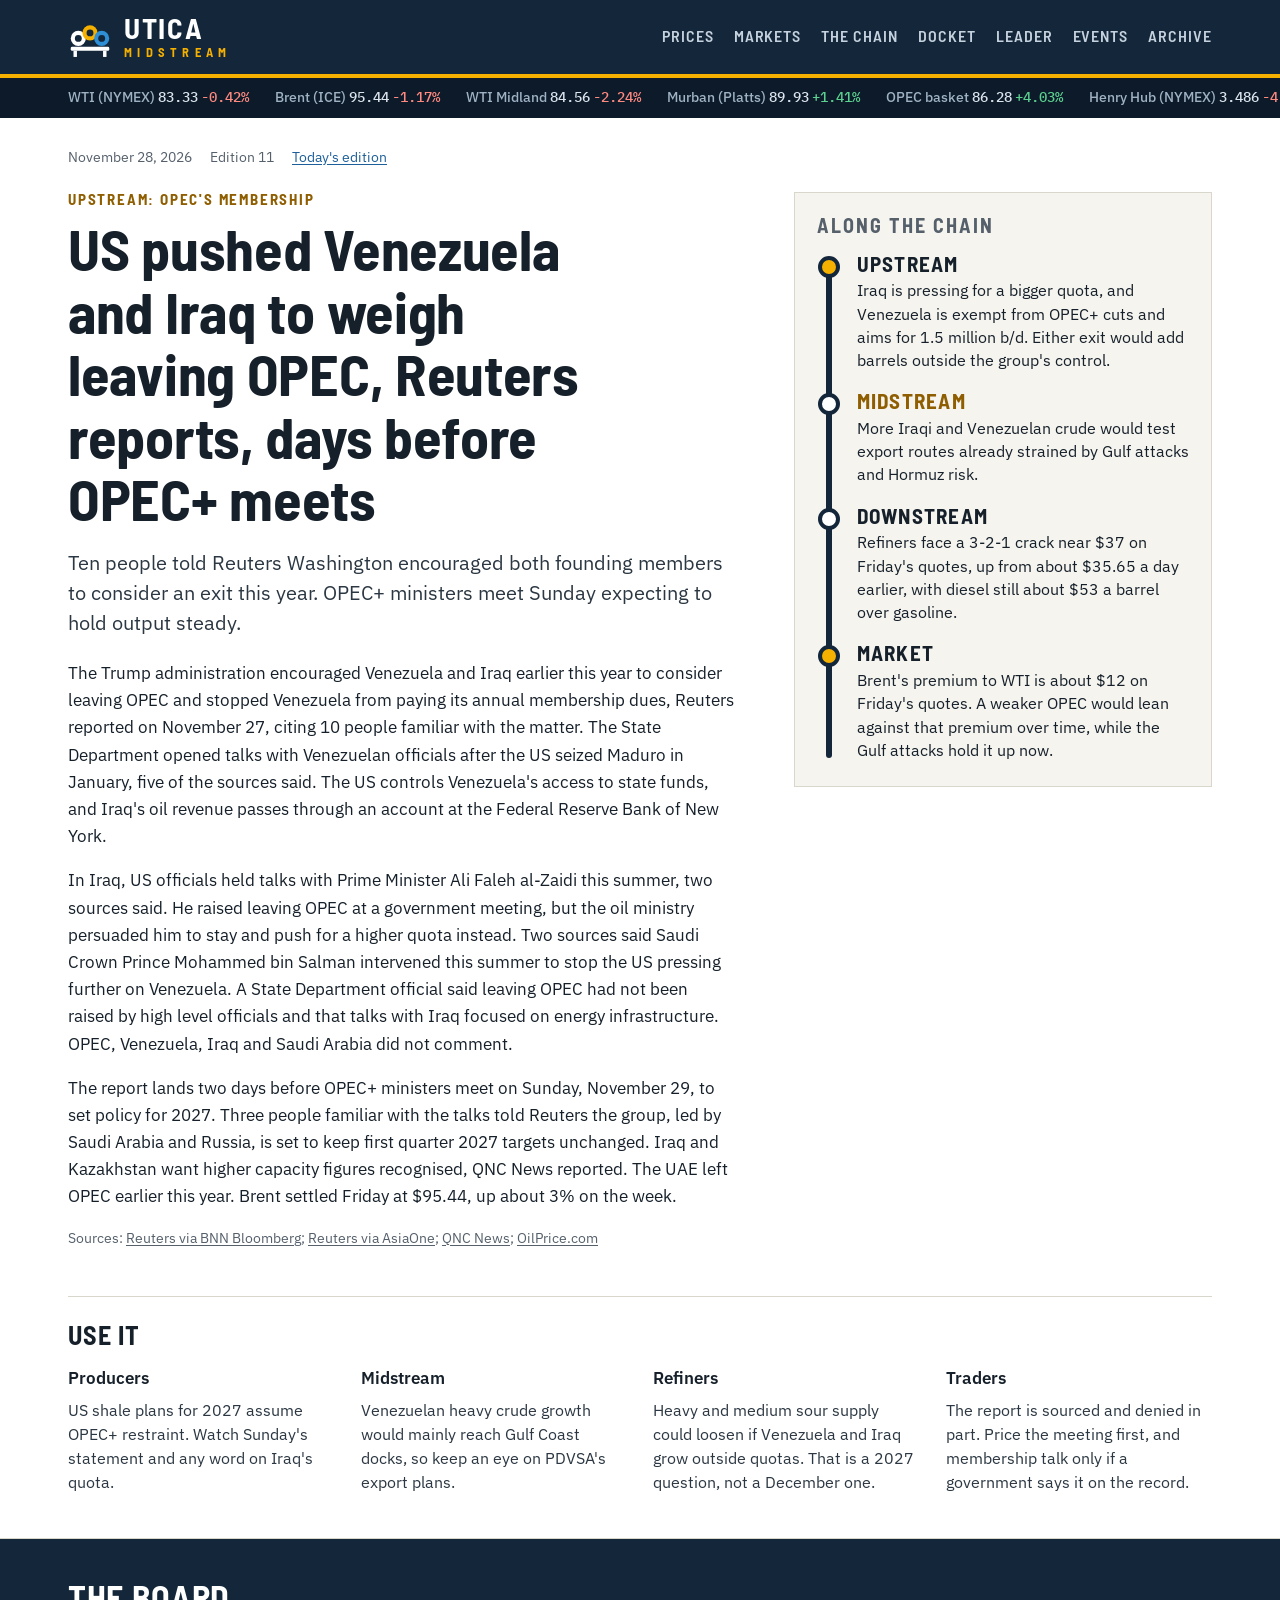
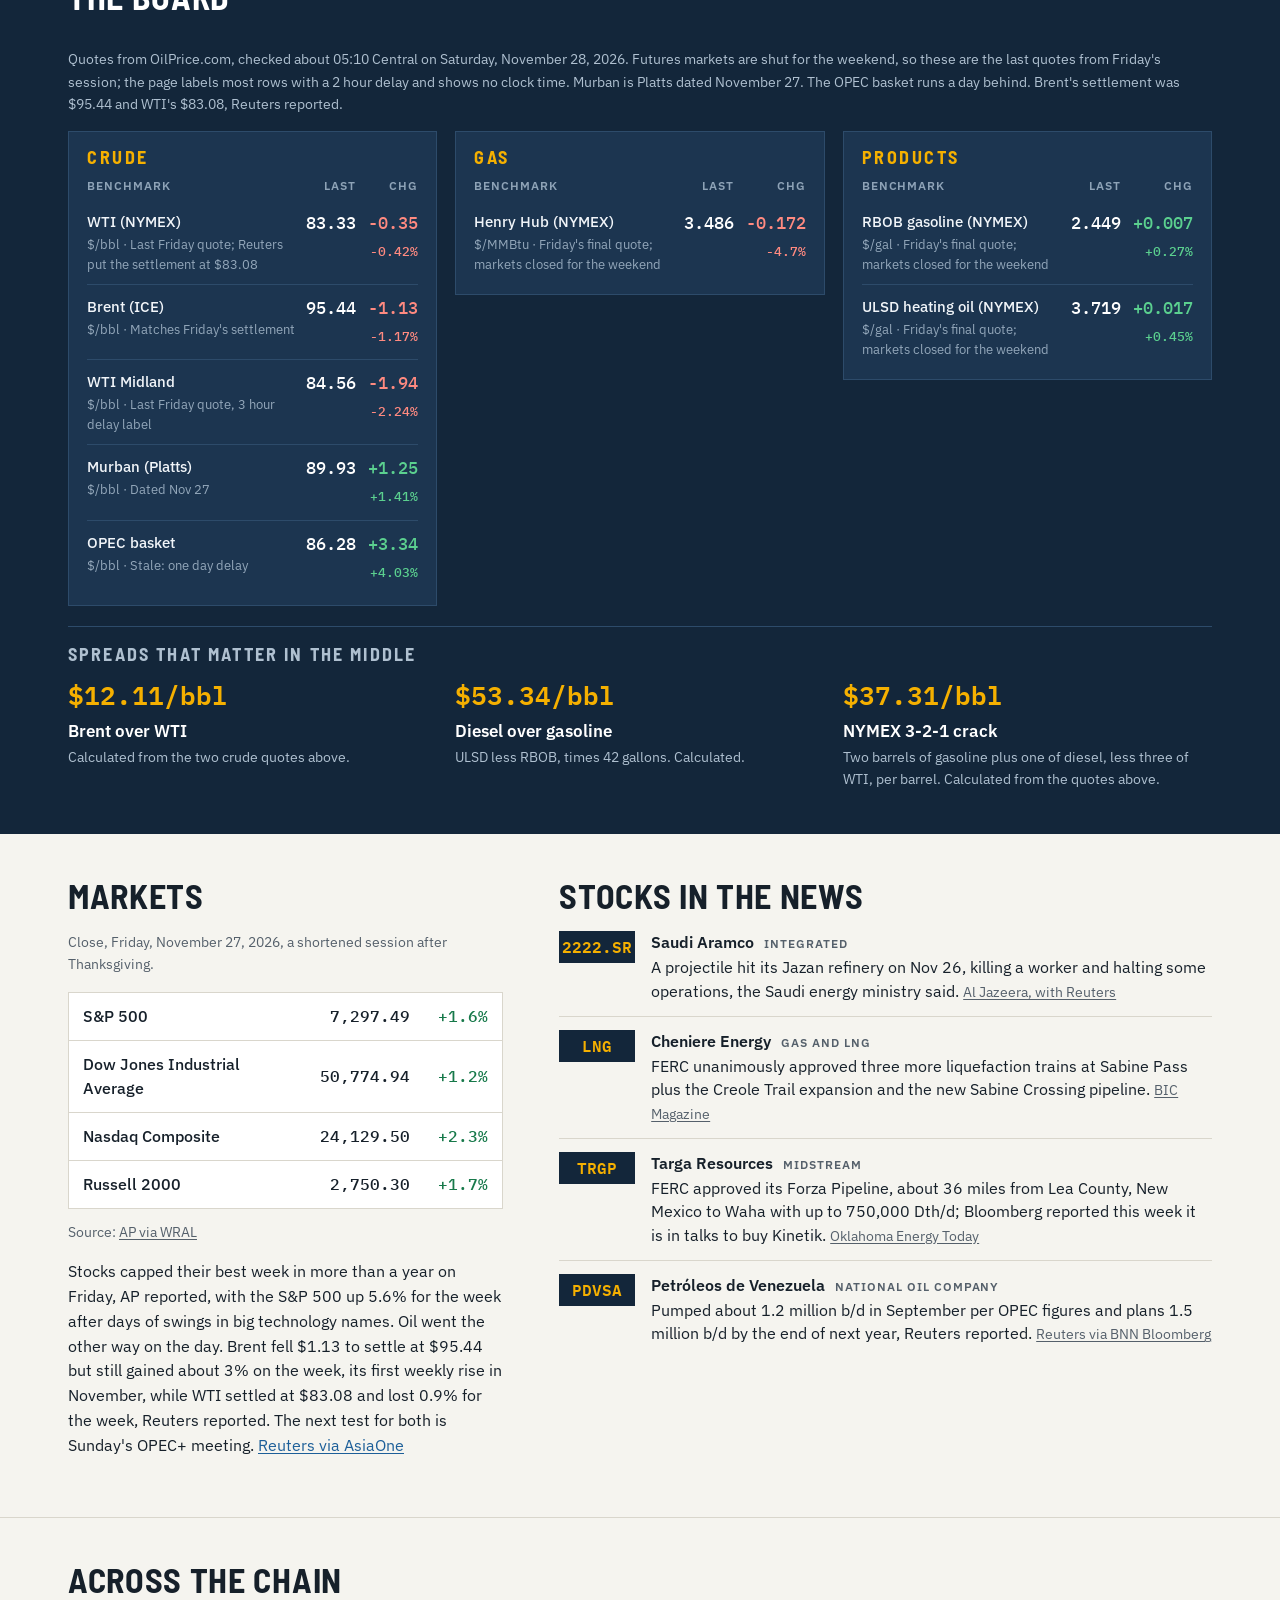
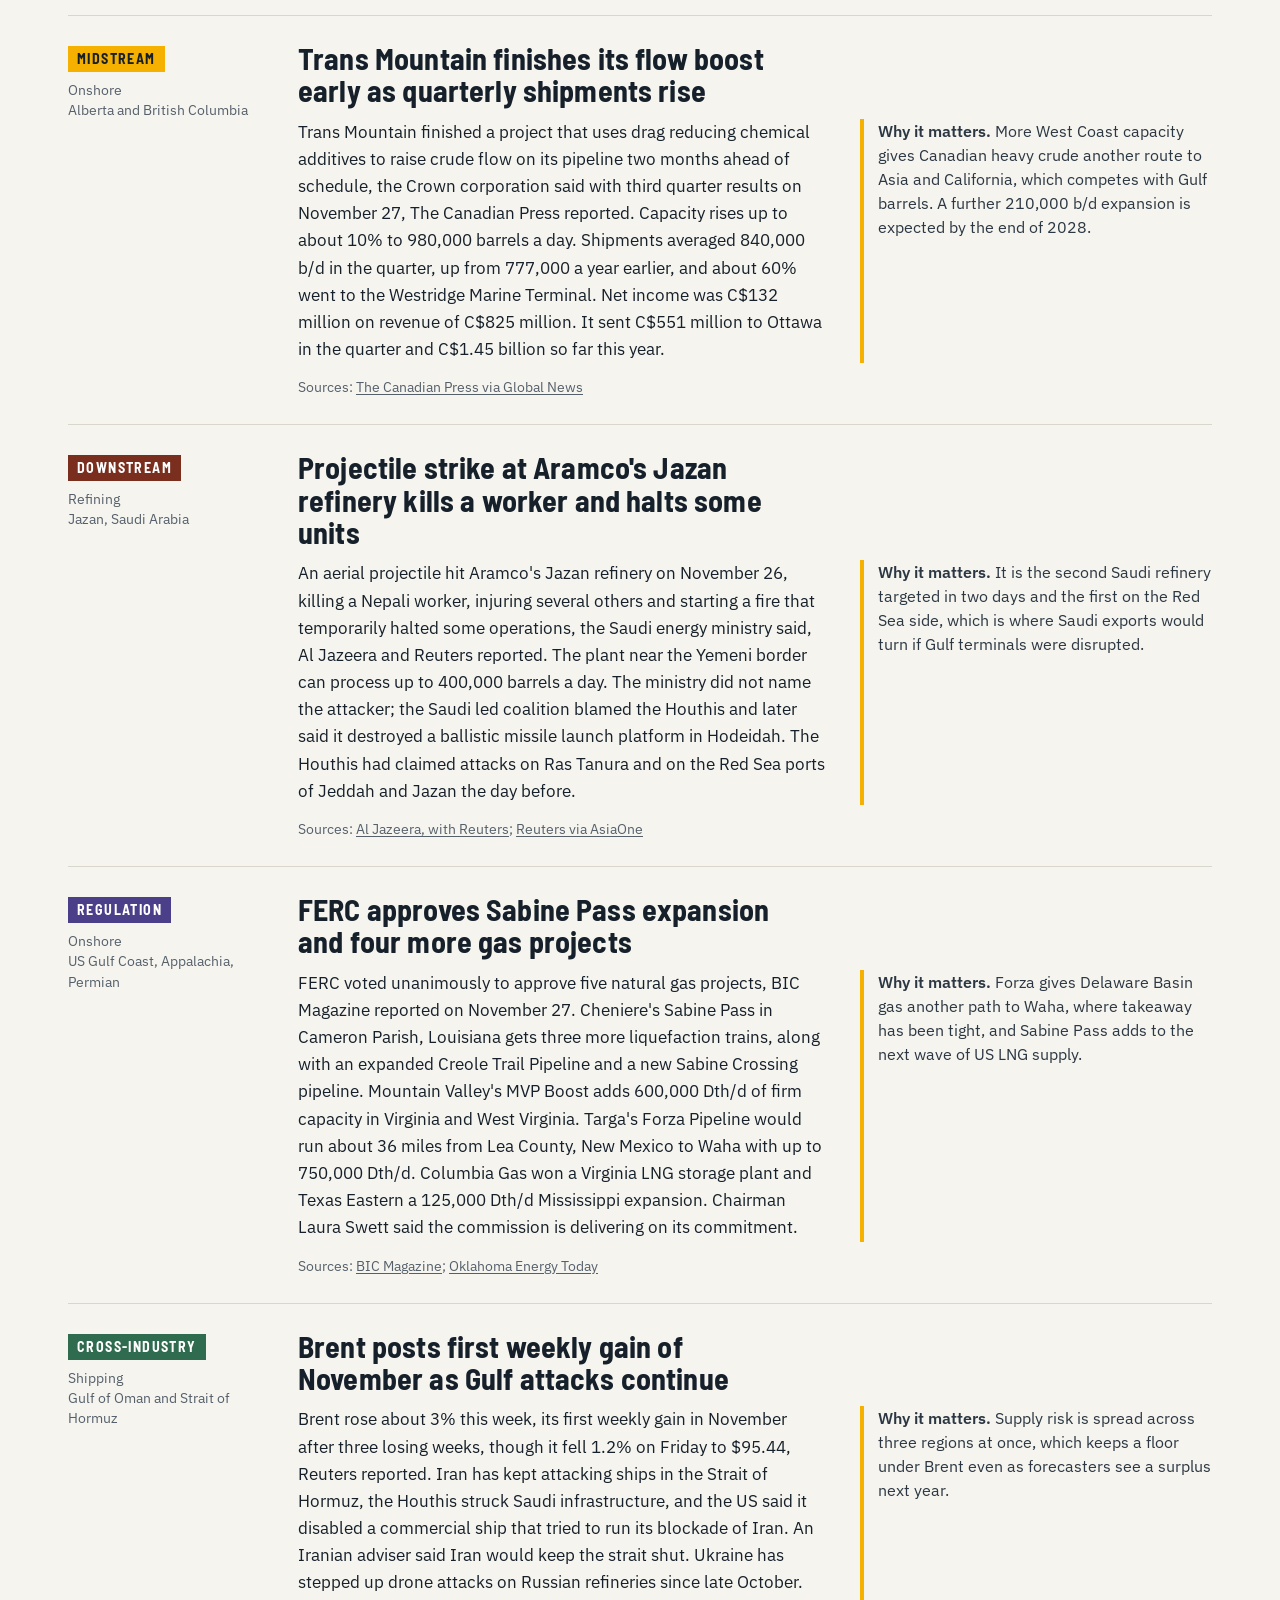
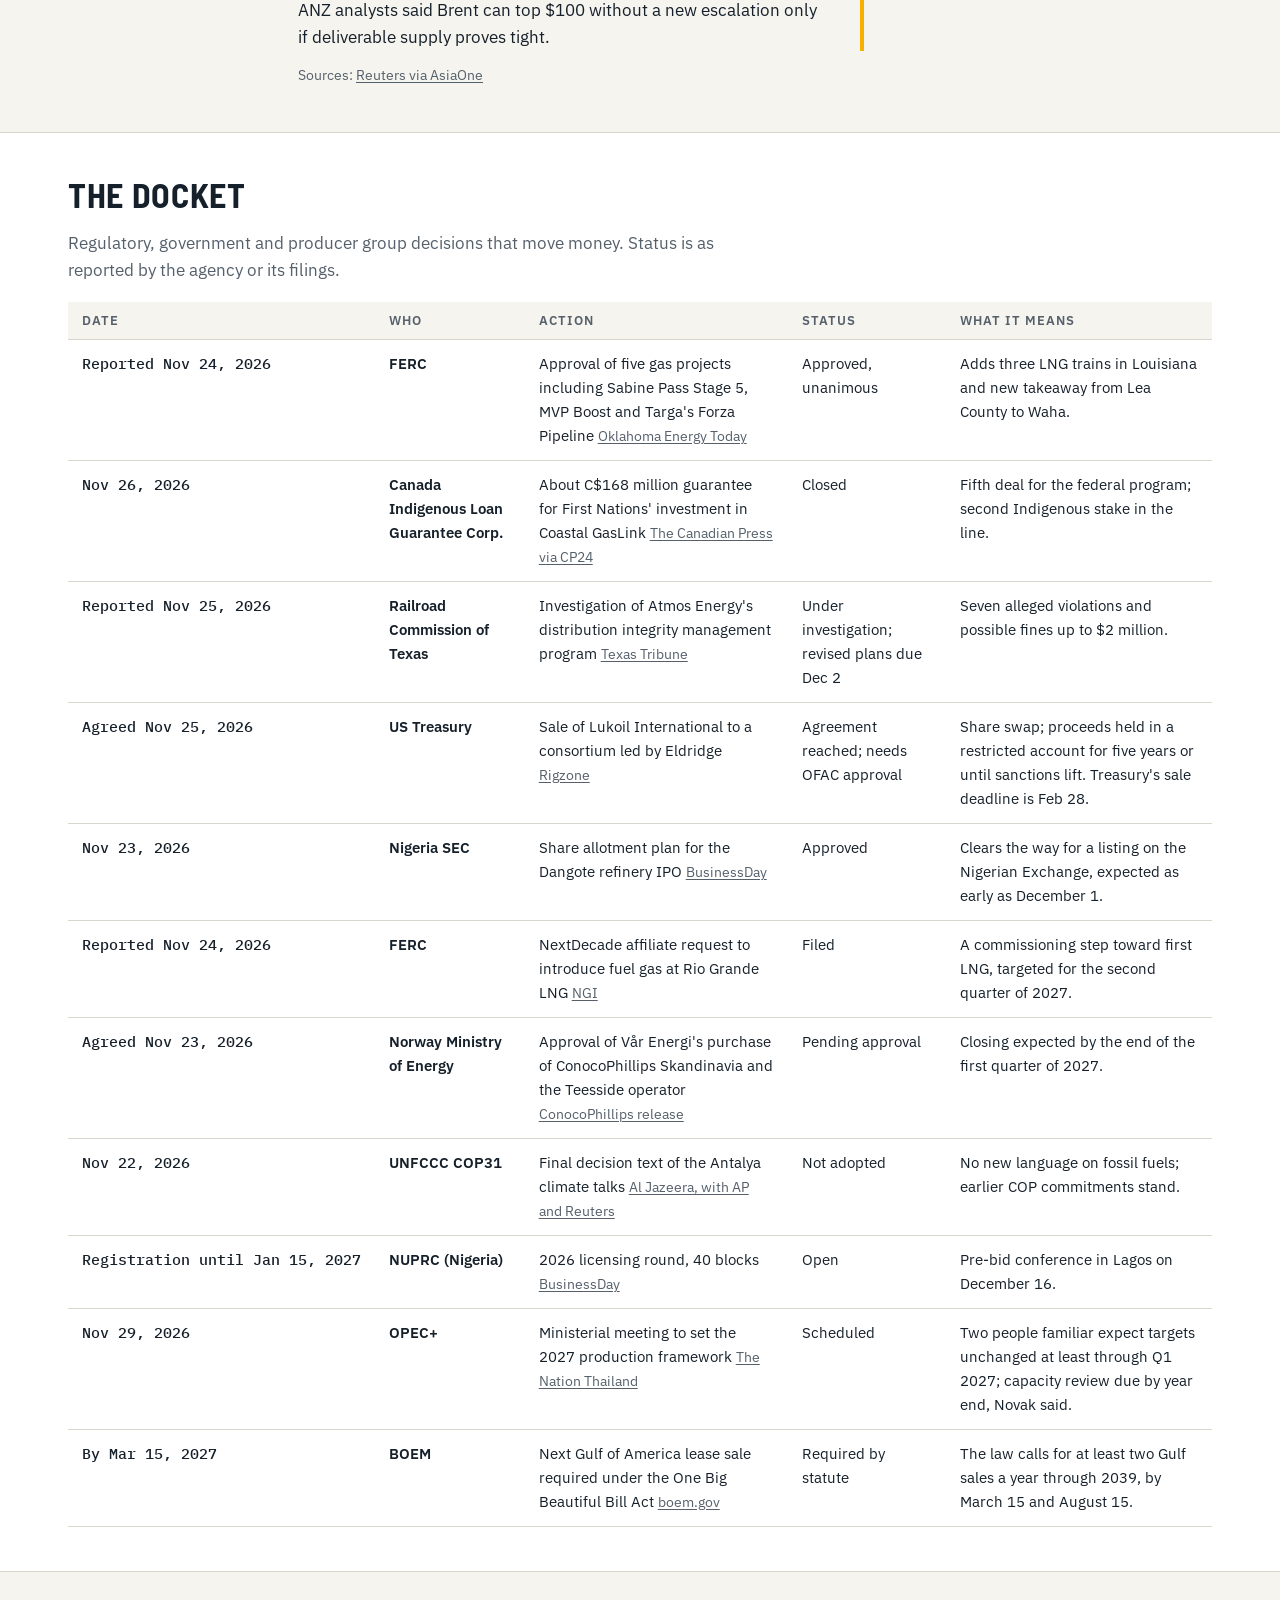
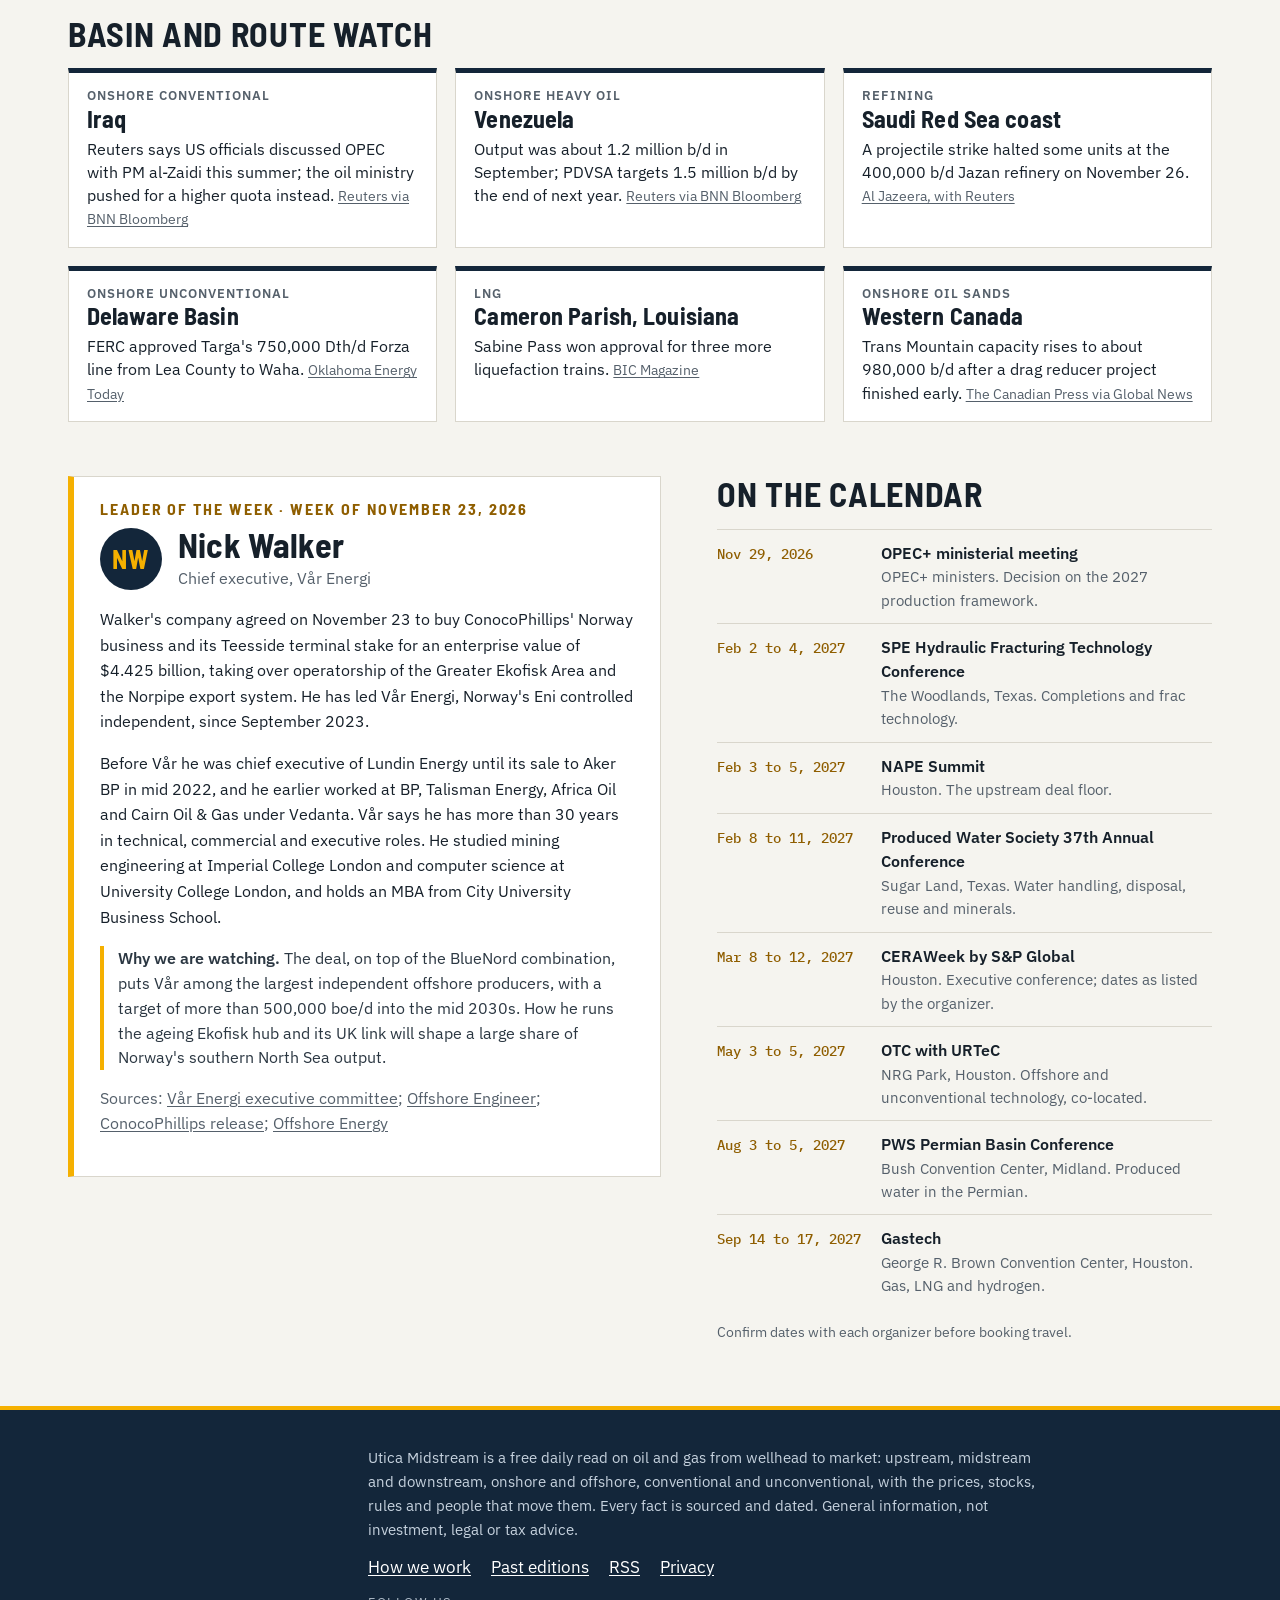
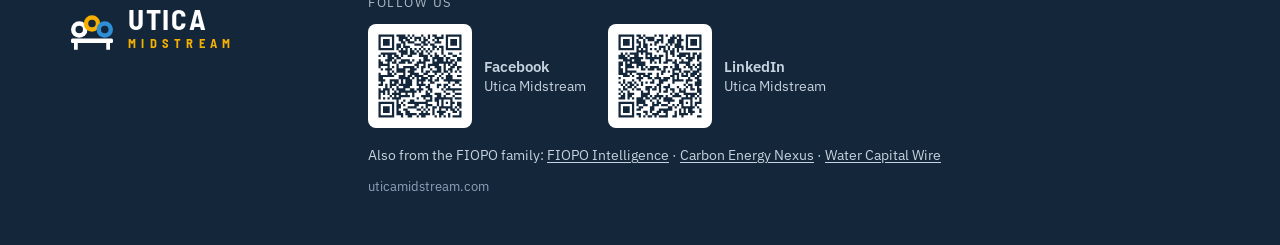
<file: archive/2026-11-28.html>
<!DOCTYPE html>
<html lang="en">
<head>
<meta charset="utf-8">
<meta name="viewport" content="width=device-width, initial-scale=1">
<meta http-equiv="Content-Security-Policy" content="default-src 'self'; script-src 'self'; style-src 'self' 'unsafe-inline'; img-src 'self' data:; font-src 'self'; connect-src 'self'; object-src 'none'; base-uri 'self'; form-action 'self'; upgrade-insecure-requests">
<meta name="referrer" content="strict-origin-when-cross-origin">
<title>US pushed Venezuela and Iraq to weigh leaving OPEC, Reuters reports, days before OPEC+ meets | Utica Midstream</title>
<meta name="description" content="Washington has been nudging two of OPEC&#39;s founders toward the door. Reuters, citing 10 people, reports the US encouraged Venezuela and Iraq this year to consider leaving the group and blocked Venezuela&#39;s dues.">
<meta name="robots" content="index, follow, max-image-preview:large">
<link rel="canonical" href="https://uticamidstream.com/archive/2026-11-28.html">
<meta name="google-site-verification" content="088mT8MW7YSvouSN46BnCaNXU6O1GncsoiYr1Zxl6-Y">

<meta name="theme-color" content="#13263A">
<meta property="og:type" content="article">
<meta property="og:site_name" content="Utica Midstream">
<meta property="og:title" content="US pushed Venezuela and Iraq to weigh leaving OPEC, Reuters reports, days before OPEC+ meets">
<meta property="og:description" content="Washington has been nudging two of OPEC&#39;s founders toward the door. Reuters, citing 10 people, reports the US encouraged Venezuela and Iraq this year to consider leaving the group and blocked Venezuela&#39;s dues.">
<meta property="og:url" content="https://uticamidstream.com/archive/2026-11-28.html">
<meta property="og:image" content="https://uticamidstream.com/social/2026-11-28.png">
<meta property="og:image:width" content="1080"><meta property="og:image:height" content="1350">
<meta property="article:published_time" content="2026-11-28T04:48:00-06:00">
<meta name="twitter:card" content="summary_large_image">
<meta name="twitter:title" content="US pushed Venezuela and Iraq to weigh leaving OPEC, Reuters reports, days before OPEC+ meets">
<meta name="twitter:description" content="Washington has been nudging two of OPEC&#39;s founders toward the door. Reuters, citing 10 people, reports the US encouraged Venezuela and Iraq this year to consider leaving the group and blocked Venezuela&#39;s dues.">
<meta name="twitter:image" content="https://uticamidstream.com/social/2026-11-28.png">
<link rel="icon" type="image/svg+xml" href="../brand/um-icon.svg">
<link rel="apple-touch-icon" href="../brand/um-icon-180.png">
<link rel="alternate" type="application/rss+xml" title="Utica Midstream" href="../feed.xml">
<link rel="preload" href="../assets/fonts/barlow-semi-condensed-latin-700-normal.woff2" as="font" type="font/woff2" crossorigin>
<link rel="stylesheet" href="../assets/style.css?v=01a7a954">

<script type="application/ld+json">{"@context": "https://schema.org", "@graph": [{"@type": "NewsMediaOrganization", "@id": "https://uticamidstream.com/#org", "name": "Utica Midstream", "url": "https://uticamidstream.com/", "logo": {"@type": "ImageObject", "url": "https://uticamidstream.com/brand/um-icon-512.png", "width": 512, "height": 512}, "description": "A free daily read on oil and gas from wellhead to market: prices, stocks, pipelines, policy, projects and people, with every fact sourced and dated.", "sameAs": ["https://www.facebook.com/profile.php?id=61596931970525", "https://www.linkedin.com/company/uticamidstream/"]}, {"@type": "NewsArticle", "@id": "https://uticamidstream.com/archive/2026-11-28.html#article", "headline": "US pushed Venezuela and Iraq to weigh leaving OPEC, Reuters reports, days before OPEC+ meets", "description": "Washington has been nudging two of OPEC's founders toward the door. Reuters, citing 10 people, reports the US encouraged Venezuela and Iraq this year to consider leaving the group and blocked Venezuela's dues.", "url": "https://uticamidstream.com/archive/2026-11-28.html", "mainEntityOfPage": "https://uticamidstream.com/archive/2026-11-28.html", "image": ["https://uticamidstream.com/social/2026-11-28.png"], "datePublished": "2026-11-28T04:48:00-06:00", "dateModified": "2026-11-28T04:48:00-06:00", "inLanguage": "en-US", "isAccessibleForFree": true, "articleSection": ["Upstream: OPEC's membership", "Midstream", "Downstream", "Regulation", "Cross-industry"], "author": {"@id": "https://uticamidstream.com/#org"}, "publisher": {"@id": "https://uticamidstream.com/#org"}}, {"@type": "Person", "name": "Nick Walker", "jobTitle": "Chief executive, Vår Energi"}]}</script>
</head>
<body>
<a class="skip" href="#main">Skip to content</a>
<header class="top">
 <div class="wrap">
  <a class="brand" href="../" aria-label="Utica Midstream home"><img src="../brand/um-mark-white.svg" alt="" width="44" height="44"><span class="wm"><span class="w1">UTICA</span><span class="w2">MIDSTREAM</span></span></a>
  <nav class="main" aria-label="Main">
   <a href="../#prices">Prices</a>
   <a href="../#markets">Markets</a>
   <a href="../#chain">The chain</a>
   <a href="../#docket">Docket</a>
   <a href="../#leader">Leader</a>
   <a href="../#events">Events</a>
   <a href="../archive/">Archive</a>
  </nav>
 </div>
</header>
<div class="tape" id="prices-tape" aria-label="Price tape">
 <div class="wrap tape-in"><span class="tk"><b>WTI (NYMEX)</b> <span class="num">83.33</span> <span class="num dn">-0.42%</span></span><span class="tk"><b>Brent (ICE)</b> <span class="num">95.44</span> <span class="num dn">-1.17%</span></span><span class="tk"><b>WTI Midland</b> <span class="num">84.56</span> <span class="num dn">-2.24%</span></span><span class="tk"><b>Murban (Platts)</b> <span class="num">89.93</span> <span class="num up">+1.41%</span></span><span class="tk"><b>OPEC basket</b> <span class="num">86.28</span> <span class="num up">+4.03%</span></span><span class="tk"><b>Henry Hub (NYMEX)</b> <span class="num">3.486</span> <span class="num dn">-4.7%</span></span><span class="tk"><b>RBOB gasoline (NYMEX)</b> <span class="num">2.449</span> <span class="num up">+0.27%</span></span><span class="tk"><b>ULSD heating oil (NYMEX)</b> <span class="num">3.719</span> <span class="num up">+0.45%</span></span></div>
</div>
<main id="main">
<section class="lead">
 <div class="wrap">
  <p class="dateline">November 28, 2026<span>Edition 11</span><a href="../">Today's edition</a></p>
  <div class="lead-grid">
   <article class="lead-story">
    <p class="kick">Upstream: OPEC&#39;s membership</p>
    <h1>US pushed Venezuela and Iraq to weigh leaving OPEC, Reuters reports, days before OPEC+ meets</h1>
    <p class="dek">Ten people told Reuters Washington encouraged both founding members to consider an exit this year. OPEC+ ministers meet Sunday expecting to hold output steady.</p>
    <p>The Trump administration encouraged Venezuela and Iraq earlier this year to consider leaving OPEC and stopped Venezuela from paying its annual membership dues, Reuters reported on November 27, citing 10 people familiar with the matter. The State Department opened talks with Venezuelan officials after the US seized Maduro in January, five of the sources said. The US controls Venezuela&#39;s access to state funds, and Iraq&#39;s oil revenue passes through an account at the Federal Reserve Bank of New York.</p><p>In Iraq, US officials held talks with Prime Minister Ali Faleh al-Zaidi this summer, two sources said. He raised leaving OPEC at a government meeting, but the oil ministry persuaded him to stay and push for a higher quota instead. Two sources said Saudi Crown Prince Mohammed bin Salman intervened this summer to stop the US pressing further on Venezuela. A State Department official said leaving OPEC had not been raised by high level officials and that talks with Iraq focused on energy infrastructure. OPEC, Venezuela, Iraq and Saudi Arabia did not comment.</p><p>The report lands two days before OPEC+ ministers meet on Sunday, November 29, to set policy for 2027. Three people familiar with the talks told Reuters the group, led by Saudi Arabia and Russia, is set to keep first quarter 2027 targets unchanged. Iraq and Kazakhstan want higher capacity figures recognised, QNC News reported. The UAE left OPEC earlier this year. Brent settled Friday at $95.44, up about 3% on the week.</p>
    <p class="src">Sources: <a href="https://www.bnnbloomberg.ca/business/international/2026/11/27/us-pushed-venezuela-iraq-to-consider-leaving-opec-sources-say-reuters-exclusive/" rel="noopener">Reuters via BNN Bloomberg</a>; <a href="https://www.asiaone.com/money/oil-notches-first-weekly-gain-november-supply-fears" rel="noopener">Reuters via AsiaOne</a>; <a href="https://qncnews.com/2026/11/26/opec-plus-set-to-roll-over-oil-output-targets-at-sunday-meeting-sources-say/" rel="noopener">QNC News</a>; <a href="https://oilprice.com/oil-price-charts/" rel="noopener">OilPrice.com</a></p>
   </article>
   <aside class="flowline" aria-label="How this story moves along the value chain">
    <h2>Along the chain</h2>
    <ol>
     
     <li class="st st-upstream on"><span class="node" aria-hidden="true"></span><h3>Upstream</h3><p>Iraq is pressing for a bigger quota, and Venezuela is exempt from OPEC+ cuts and aims for 1.5 million b/d. Either exit would add barrels outside the group&#39;s control.</p></li>
     
     <li class="st st-midstream"><span class="node" aria-hidden="true"></span><h3>Midstream</h3><p>More Iraqi and Venezuelan crude would test export routes already strained by Gulf attacks and Hormuz risk.</p></li>
     
     <li class="st st-downstream"><span class="node" aria-hidden="true"></span><h3>Downstream</h3><p>Refiners face a 3-2-1 crack near $37 on Friday&#39;s quotes, up from about $35.65 a day earlier, with diesel still about $53 a barrel over gasoline.</p></li>
     
     <li class="st st-market on"><span class="node" aria-hidden="true"></span><h3>Market</h3><p>Brent&#39;s premium to WTI is about $12 on Friday&#39;s quotes. A weaker OPEC would lean against that premium over time, while the Gulf attacks hold it up now.</p></li>
     
    </ol>
   </aside>
  </div>
  <div class="use">
   <h2>Use it</h2>
   <dl><div><dt>Producers</dt><dd>US shale plans for 2027 assume OPEC+ restraint. Watch Sunday&#39;s statement and any word on Iraq&#39;s quota.</dd></div><div><dt>Midstream</dt><dd>Venezuelan heavy crude growth would mainly reach Gulf Coast docks, so keep an eye on PDVSA&#39;s export plans.</dd></div><div><dt>Refiners</dt><dd>Heavy and medium sour supply could loosen if Venezuela and Iraq grow outside quotas. That is a 2027 question, not a December one.</dd></div><div><dt>Traders</dt><dd>The report is sourced and denied in part. Price the meeting first, and membership talk only if a government says it on the record.</dd></div></dl>
  </div>
 </div>
</section>

<section class="board" id="prices" aria-label="Commodity prices">
 <div class="wrap">
  <div class="board-head"><h2 class="sh">The board</h2><p class="asof">Quotes from OilPrice.com, checked about 05:10 Central on Saturday, November 28, 2026. Futures markets are shut for the weekend, so these are the last quotes from Friday&#39;s session; the page labels most rows with a 2 hour delay and shows no clock time. Murban is Platts dated November 27. The OPEC basket runs a day behind. Brent&#39;s settlement was $95.44 and WTI&#39;s $83.08, Reuters reported.</p></div>
  <div class="board-grid">
   
   <div class="panel">
    <h3>Crude</h3>
    <table>
     <thead><tr><th scope="col">Benchmark</th><th scope="col" class="r">Last</th><th scope="col" class="r">Chg</th></tr></thead>
     <tbody><tr><th scope="row"><a href="https://oilprice.com/oil-price-charts/" rel="noopener">WTI (NYMEX)</a><span class="unit">$/bbl · Last Friday quote; Reuters put the settlement at $83.08</span></th><td class="r num">83.33</td><td class="r num dn">-0.35<br><span class="pc">-0.42%</span></td></tr><tr><th scope="row"><a href="https://oilprice.com/oil-price-charts/" rel="noopener">Brent (ICE)</a><span class="unit">$/bbl · Matches Friday&#39;s settlement</span></th><td class="r num">95.44</td><td class="r num dn">-1.13<br><span class="pc">-1.17%</span></td></tr><tr><th scope="row"><a href="https://oilprice.com/oil-price-charts/" rel="noopener">WTI Midland</a><span class="unit">$/bbl · Last Friday quote, 3 hour delay label</span></th><td class="r num">84.56</td><td class="r num dn">-1.94<br><span class="pc">-2.24%</span></td></tr><tr><th scope="row"><a href="https://oilprice.com/oil-price-charts/" rel="noopener">Murban (Platts)</a><span class="unit">$/bbl · Dated Nov 27</span></th><td class="r num">89.93</td><td class="r num up">+1.25<br><span class="pc">+1.41%</span></td></tr><tr><th scope="row"><a href="https://oilprice.com/oil-price-charts/" rel="noopener">OPEC basket</a><span class="unit">$/bbl · Stale: one day delay</span></th><td class="r num">86.28</td><td class="r num up">+3.34<br><span class="pc">+4.03%</span></td></tr></tbody>
    </table>
   </div>
   
   <div class="panel">
    <h3>Gas</h3>
    <table>
     <thead><tr><th scope="col">Benchmark</th><th scope="col" class="r">Last</th><th scope="col" class="r">Chg</th></tr></thead>
     <tbody><tr><th scope="row"><a href="https://oilprice.com/oil-price-charts/" rel="noopener">Henry Hub (NYMEX)</a><span class="unit">$/MMBtu · Friday&#39;s final quote; markets closed for the weekend</span></th><td class="r num">3.486</td><td class="r num dn">-0.172<br><span class="pc">-4.7%</span></td></tr></tbody>
    </table>
   </div>
   
   <div class="panel">
    <h3>Products</h3>
    <table>
     <thead><tr><th scope="col">Benchmark</th><th scope="col" class="r">Last</th><th scope="col" class="r">Chg</th></tr></thead>
     <tbody><tr><th scope="row"><a href="https://oilprice.com/oil-price-charts/" rel="noopener">RBOB gasoline (NYMEX)</a><span class="unit">$/gal · Friday&#39;s final quote; markets closed for the weekend</span></th><td class="r num">2.449</td><td class="r num up">+0.007<br><span class="pc">+0.27%</span></td></tr><tr><th scope="row"><a href="https://oilprice.com/oil-price-charts/" rel="noopener">ULSD heating oil (NYMEX)</a><span class="unit">$/gal · Friday&#39;s final quote; markets closed for the weekend</span></th><td class="r num">3.719</td><td class="r num up">+0.017<br><span class="pc">+0.45%</span></td></tr></tbody>
    </table>
   </div>
   
  </div>
  <div class="spreads">
   <h3>Spreads that matter in the middle</h3>
   <ul><li><span class="num">$12.11/bbl</span><b>Brent over WTI</b><span>Calculated from the two crude quotes above.</span></li><li><span class="num">$53.34/bbl</span><b>Diesel over gasoline</b><span>ULSD less RBOB, times 42 gallons. Calculated.</span></li><li><span class="num">$37.31/bbl</span><b>NYMEX 3-2-1 crack</b><span>Two barrels of gasoline plus one of diesel, less three of WTI, per barrel. Calculated from the quotes above.</span></li></ul>
  </div>
 </div>
</section>

<section class="markets" id="markets" aria-label="Markets and stocks">
 <div class="wrap mk-grid">
  <div>
   <h2 class="sh">Markets</h2>
   <p class="asof">Close, Friday, November 27, 2026, a shortened session after Thanksgiving.</p>
   <table class="idx">
    <tbody><tr><th scope="row">S&amp;P 500</th><td class="r num">7,297.49</td><td class="r num up">+1.6%</td></tr><tr><th scope="row">Dow Jones Industrial Average</th><td class="r num">50,774.94</td><td class="r num up">+1.2%</td></tr><tr><th scope="row">Nasdaq Composite</th><td class="r num">24,129.50</td><td class="r num up">+2.3%</td></tr><tr><th scope="row">Russell 2000</th><td class="r num">2,750.30</td><td class="r num up">+1.7%</td></tr></tbody>
   </table>
   <p class="src">Source: <a href="https://www.wral.com/news/ap/04dab-how-major-us-stock-indexes-fared-friday-11-27-2026/" rel="noopener">AP via WRAL</a></p>
   <p class="read">Stocks capped their best week in more than a year on Friday, AP reported, with the S&amp;P 500 up 5.6% for the week after days of swings in big technology names. Oil went the other way on the day. Brent fell $1.13 to settle at $95.44 but still gained about 3% on the week, its first weekly rise in November, while WTI settled at $83.08 and lost 0.9% for the week, Reuters reported. The next test for both is Sunday&#39;s OPEC+ meeting. <a href="https://www.asiaone.com/money/oil-notches-first-weekly-gain-november-supply-fears" rel="noopener">Reuters via AsiaOne</a></p>
  </div>
  <div>
   <h2 class="sh">Stocks in the news</h2>
   <ul class="stocks"><li><span class="tick">2222.SR</span><div><p class="sn"><b>Saudi Aramco</b> <span class="seg">Integrated</span></p><p>A projectile hit its Jazan refinery on Nov 26, killing a worker and halting some operations, the Saudi energy ministry said. <a href="https://www.aljazeera.com/news/2026/11/26/attack-on-saudi-aramcos-jazan-refinery-kills-worker-disrupts-operations" rel="noopener">Al Jazeera, with Reuters</a></p></div></li><li><span class="tick">LNG</span><div><p class="sn"><b>Cheniere Energy</b> <span class="seg">Gas and LNG</span></p><p>FERC unanimously approved three more liquefaction trains at Sabine Pass plus the Creole Trail expansion and the new Sabine Crossing pipeline. <a href="https://www.bicmagazine.com/industry/natgas-lng/ferc-approves-sabine-pass-lng-expansion-four-other-natural-gas-projects/" rel="noopener">BIC Magazine</a></p></div></li><li><span class="tick">TRGP</span><div><p class="sn"><b>Targa Resources</b> <span class="seg">Midstream</span></p><p>FERC approved its Forza Pipeline, about 36 miles from Lea County, New Mexico to Waha with up to 750,000 Dth/d; Bloomberg reported this week it is in talks to buy Kinetik. <a href="https://okenergytoday.com/2026/11/gas-pipeline-projects-win-ferc-approval/" rel="noopener">Oklahoma Energy Today</a></p></div></li><li><span class="tick">PDVSA</span><div><p class="sn"><b>Petróleos de Venezuela</b> <span class="seg">National oil company</span></p><p>Pumped about 1.2 million b/d in September per OPEC figures and plans 1.5 million b/d by the end of next year, Reuters reported. <a href="https://www.bnnbloomberg.ca/business/international/2026/11/27/us-pushed-venezuela-iraq-to-consider-leaving-opec-sources-say-reuters-exclusive/" rel="noopener">Reuters via BNN Bloomberg</a></p></div></li></ul>
  </div>
 </div>
</section>

<section class="chain" id="chain">
 <div class="wrap">
  <h2 class="sh">Across the chain</h2>
  
  <article class="brief" id="money">
   <div class="tags"><p class="seg seg-midstream">Midstream</p><p class="set"><span>Onshore</span><span>Alberta and British Columbia</span></p></div>
   <div>
    <h3>Trans Mountain finishes its flow boost early as quarterly shipments rise</h3>
    <div class="brief-body"><p>Trans Mountain finished a project that uses drag reducing chemical additives to raise crude flow on its pipeline two months ahead of schedule, the Crown corporation said with third quarter results on November 27, The Canadian Press reported. Capacity rises up to about 10% to 980,000 barrels a day. Shipments averaged 840,000 b/d in the quarter, up from 777,000 a year earlier, and about 60% went to the Westridge Marine Terminal. Net income was C$132 million on revenue of C$825 million. It sent C$551 million to Ottawa in the quarter and C$1.45 billion so far this year.</p><p class="why"><b>Why it matters.</b> More West Coast capacity gives Canadian heavy crude another route to Asia and California, which competes with Gulf barrels. A further 210,000 b/d expansion is expected by the end of 2028.</p></div>
    <p class="src">Sources: <a href="https://globalnews.ca/news/12169033/trans-mountain-pipeline-flow-increase" rel="noopener">The Canadian Press via Global News</a></p>
   </div>
  </article>
  
  <article class="brief" id="world">
   <div class="tags"><p class="seg seg-downstream">Downstream</p><p class="set"><span>Refining</span><span>Jazan, Saudi Arabia</span></p></div>
   <div>
    <h3>Projectile strike at Aramco&#39;s Jazan refinery kills a worker and halts some units</h3>
    <div class="brief-body"><p>An aerial projectile hit Aramco&#39;s Jazan refinery on November 26, killing a Nepali worker, injuring several others and starting a fire that temporarily halted some operations, the Saudi energy ministry said, Al Jazeera and Reuters reported. The plant near the Yemeni border can process up to 400,000 barrels a day. The ministry did not name the attacker; the Saudi led coalition blamed the Houthis and later said it destroyed a ballistic missile launch platform in Hodeidah. The Houthis had claimed attacks on Ras Tanura and on the Red Sea ports of Jeddah and Jazan the day before.</p><p class="why"><b>Why it matters.</b> It is the second Saudi refinery targeted in two days and the first on the Red Sea side, which is where Saudi exports would turn if Gulf terminals were disrupted.</p></div>
    <p class="src">Sources: <a href="https://www.aljazeera.com/news/2026/11/26/attack-on-saudi-aramcos-jazan-refinery-kills-worker-disrupts-operations" rel="noopener">Al Jazeera, with Reuters</a>; <a href="https://www.asiaone.com/money/oil-notches-first-weekly-gain-november-supply-fears" rel="noopener">Reuters via AsiaOne</a></p>
   </div>
  </article>
  
  <article class="brief" id="ferc">
   <div class="tags"><p class="seg seg-regulation">Regulation</p><p class="set"><span>Onshore</span><span>US Gulf Coast, Appalachia, Permian</span></p></div>
   <div>
    <h3>FERC approves Sabine Pass expansion and four more gas projects</h3>
    <div class="brief-body"><p>FERC voted unanimously to approve five natural gas projects, BIC Magazine reported on November 27. Cheniere&#39;s Sabine Pass in Cameron Parish, Louisiana gets three more liquefaction trains, along with an expanded Creole Trail Pipeline and a new Sabine Crossing pipeline. Mountain Valley&#39;s MVP Boost adds 600,000 Dth/d of firm capacity in Virginia and West Virginia. Targa&#39;s Forza Pipeline would run about 36 miles from Lea County, New Mexico to Waha with up to 750,000 Dth/d. Columbia Gas won a Virginia LNG storage plant and Texas Eastern a 125,000 Dth/d Mississippi expansion. Chairman Laura Swett said the commission is delivering on its commitment.</p><p class="why"><b>Why it matters.</b> Forza gives Delaware Basin gas another path to Waha, where takeaway has been tight, and Sabine Pass adds to the next wave of US LNG supply.</p></div>
    <p class="src">Sources: <a href="https://www.bicmagazine.com/industry/natgas-lng/ferc-approves-sabine-pass-lng-expansion-four-other-natural-gas-projects/" rel="noopener">BIC Magazine</a>; <a href="https://okenergytoday.com/2026/11/gas-pipeline-projects-win-ferc-approval/" rel="noopener">Oklahoma Energy Today</a></p>
   </div>
  </article>
  
  <article class="brief" id="weekly">
   <div class="tags"><p class="seg seg-cross-industry">Cross-industry</p><p class="set"><span>Shipping</span><span>Gulf of Oman and Strait of Hormuz</span></p></div>
   <div>
    <h3>Brent posts first weekly gain of November as Gulf attacks continue</h3>
    <div class="brief-body"><p>Brent rose about 3% this week, its first weekly gain in November after three losing weeks, though it fell 1.2% on Friday to $95.44, Reuters reported. Iran has kept attacking ships in the Strait of Hormuz, the Houthis struck Saudi infrastructure, and the US said it disabled a commercial ship that tried to run its blockade of Iran. An Iranian adviser said Iran would keep the strait shut. Ukraine has stepped up drone attacks on Russian refineries since late October. ANZ analysts said Brent can top $100 without a new escalation only if deliverable supply proves tight.</p><p class="why"><b>Why it matters.</b> Supply risk is spread across three regions at once, which keeps a floor under Brent even as forecasters see a surplus next year.</p></div>
    <p class="src">Sources: <a href="https://www.asiaone.com/money/oil-notches-first-weekly-gain-november-supply-fears" rel="noopener">Reuters via AsiaOne</a></p>
   </div>
  </article>
  
 </div>
</section>

<section class="docket" id="docket">
 <div class="wrap">
  <h2 class="sh">The docket</h2>
  <p class="intro">Regulatory, government and producer group decisions that move money. Status is as reported by the agency or its filings.</p>
  <div class="dk-wrap"><table>
   <thead><tr><th scope="col">Date</th><th scope="col">Who</th><th scope="col">Action</th><th scope="col">Status</th><th scope="col">What it means</th></tr></thead>
   <tbody><tr><td class="num nowrap" data-l="Date">Reported Nov 24, 2026</td><td data-l="Who"><b>FERC</b></td><td data-l="Action">Approval of five gas projects including Sabine Pass Stage 5, MVP Boost and Targa&#39;s Forza Pipeline <a href="https://okenergytoday.com/2026/11/gas-pipeline-projects-win-ferc-approval/" rel="noopener">Oklahoma Energy Today</a></td><td data-l="Status">Approved, unanimous</td><td data-l="What it means">Adds three LNG trains in Louisiana and new takeaway from Lea County to Waha.</td></tr><tr><td class="num nowrap" data-l="Date">Nov 26, 2026</td><td data-l="Who"><b>Canada Indigenous Loan Guarantee Corp.</b></td><td data-l="Action">About C$168 million guarantee for First Nations&#39; investment in Coastal GasLink <a href="https://www.cp24.com/news/canada/2026/11/26/168m-loan-guarantee-provided-for-first-nations-investment-in-lng-pipeline/" rel="noopener">The Canadian Press via CP24</a></td><td data-l="Status">Closed</td><td data-l="What it means">Fifth deal for the federal program; second Indigenous stake in the line.</td></tr><tr><td class="num nowrap" data-l="Date">Reported Nov 25, 2026</td><td data-l="Who"><b>Railroad Commission of Texas</b></td><td data-l="Action">Investigation of Atmos Energy&#39;s distribution integrity management program <a href="https://www.texastribune.org/2026/11/25/texas-railroad-commission-investigates-atmos-energy/" rel="noopener">Texas Tribune</a></td><td data-l="Status">Under investigation; revised plans due Dec 2</td><td data-l="What it means">Seven alleged violations and possible fines up to $2 million.</td></tr><tr><td class="num nowrap" data-l="Date">Agreed Nov 25, 2026</td><td data-l="Who"><b>US Treasury</b></td><td data-l="Action">Sale of Lukoil International to a consortium led by Eldridge <a href="https://www.rigzone.com/news/eldridge_consortium_pens_deal_to_acquire_lukoil_international-26-nov-2026-185176-article/" rel="noopener">Rigzone</a></td><td data-l="Status">Agreement reached; needs OFAC approval</td><td data-l="What it means">Share swap; proceeds held in a restricted account for five years or until sanctions lift. Treasury&#39;s sale deadline is Feb 28.</td></tr><tr><td class="num nowrap" data-l="Date">Nov 23, 2026</td><td data-l="Who"><b>Nigeria SEC</b></td><td data-l="Action">Share allotment plan for the Dangote refinery IPO <a href="https://businessday.ng/markets/article/dangote-refinery-eyes-dec-1-for-historic-n65trn-ngx-listing/" rel="noopener">BusinessDay</a></td><td data-l="Status">Approved</td><td data-l="What it means">Clears the way for a listing on the Nigerian Exchange, expected as early as December 1.</td></tr><tr><td class="num nowrap" data-l="Date">Reported Nov 24, 2026</td><td data-l="Who"><b>FERC</b></td><td data-l="Action">NextDecade affiliate request to introduce fuel gas at Rio Grande LNG <a href="https://naturalgasintel.com/news/rio-grande-lng-close-to-introducing-natural-gas-to-first-liquefaction-train/" rel="noopener">NGI</a></td><td data-l="Status">Filed</td><td data-l="What it means">A commissioning step toward first LNG, targeted for the second quarter of 2027.</td></tr><tr><td class="num nowrap" data-l="Date">Agreed Nov 23, 2026</td><td data-l="Who"><b>Norway Ministry of Energy</b></td><td data-l="Action">Approval of Vår Energi&#39;s purchase of ConocoPhillips Skandinavia and the Teesside operator <a href="https://www.conocophillips.com/news-media/story/conocophillips-announces-agreement-to-sell-norway-business-and-teesside-asset-to-var-energi-2/" rel="noopener">ConocoPhillips release</a></td><td data-l="Status">Pending approval</td><td data-l="What it means">Closing expected by the end of the first quarter of 2027.</td></tr><tr><td class="num nowrap" data-l="Date">Nov 22, 2026</td><td data-l="Who"><b>UNFCCC COP31</b></td><td data-l="Action">Final decision text of the Antalya climate talks <a href="https://www.aljazeera.com/news/2026/11/22/fossil-fuel-impasse-pushes-cop31-climate-talks-into-second-day-of-overtime" rel="noopener">Al Jazeera, with AP and Reuters</a></td><td data-l="Status">Not adopted</td><td data-l="What it means">No new language on fossil fuels; earlier COP commitments stand.</td></tr><tr><td class="num nowrap" data-l="Date">Registration until Jan 15, 2027</td><td data-l="Who"><b>NUPRC (Nigeria)</b></td><td data-l="Action">2026 licensing round, 40 blocks <a href="https://businessday.ng/energy/article/nuprc-opens-portal-for-2026-oil-bid-round-as-40-blocks-go-on-offer/" rel="noopener">BusinessDay</a></td><td data-l="Status">Open</td><td data-l="What it means">Pre-bid conference in Lagos on December 16.</td></tr><tr><td class="num nowrap" data-l="Date">Nov 29, 2026</td><td data-l="Who"><b>OPEC+</b></td><td data-l="Action">Ministerial meeting to set the 2027 production framework <a href="https://www.nationthailand.com/news/world/40073981" rel="noopener">The Nation Thailand</a></td><td data-l="Status">Scheduled</td><td data-l="What it means">Two people familiar expect targets unchanged at least through Q1 2027; capacity review due by year end, Novak said.</td></tr><tr><td class="num nowrap" data-l="Date">By Mar 15, 2027</td><td data-l="Who"><b>BOEM</b></td><td data-l="Action">Next Gulf of America lease sale required under the One Big Beautiful Bill Act <a href="https://www.boem.gov/oil-gas-energy/leasing/proposed-nos-bbg-3" rel="noopener">boem.gov</a></td><td data-l="Status">Required by statute</td><td data-l="What it means">The law calls for at least two Gulf sales a year through 2039, by March 15 and August 15.</td></tr></tbody>
  </table></div>
 </div>
</section>

<section class="basins">
 <div class="wrap">
  <h2 class="sh">Basin and route watch</h2>
  <div class="bgrid"><div class="bas"><p class="set">Onshore conventional</p><h3>Iraq</h3><p>Reuters says US officials discussed OPEC with PM al-Zaidi this summer; the oil ministry pushed for a higher quota instead. <a href="https://www.bnnbloomberg.ca/business/international/2026/11/27/us-pushed-venezuela-iraq-to-consider-leaving-opec-sources-say-reuters-exclusive/" rel="noopener">Reuters via BNN Bloomberg</a></p></div><div class="bas"><p class="set">Onshore heavy oil</p><h3>Venezuela</h3><p>Output was about 1.2 million b/d in September; PDVSA targets 1.5 million b/d by the end of next year. <a href="https://www.bnnbloomberg.ca/business/international/2026/11/27/us-pushed-venezuela-iraq-to-consider-leaving-opec-sources-say-reuters-exclusive/" rel="noopener">Reuters via BNN Bloomberg</a></p></div><div class="bas"><p class="set">Refining</p><h3>Saudi Red Sea coast</h3><p>A projectile strike halted some units at the 400,000 b/d Jazan refinery on November 26. <a href="https://www.aljazeera.com/news/2026/11/26/attack-on-saudi-aramcos-jazan-refinery-kills-worker-disrupts-operations" rel="noopener">Al Jazeera, with Reuters</a></p></div><div class="bas"><p class="set">Onshore unconventional</p><h3>Delaware Basin</h3><p>FERC approved Targa&#39;s 750,000 Dth/d Forza line from Lea County to Waha. <a href="https://okenergytoday.com/2026/11/gas-pipeline-projects-win-ferc-approval/" rel="noopener">Oklahoma Energy Today</a></p></div><div class="bas"><p class="set">LNG</p><h3>Cameron Parish, Louisiana</h3><p>Sabine Pass won approval for three more liquefaction trains. <a href="https://www.bicmagazine.com/industry/natgas-lng/ferc-approves-sabine-pass-lng-expansion-four-other-natural-gas-projects/" rel="noopener">BIC Magazine</a></p></div><div class="bas"><p class="set">Onshore oil sands</p><h3>Western Canada</h3><p>Trans Mountain capacity rises to about 980,000 b/d after a drag reducer project finished early. <a href="https://globalnews.ca/news/12169033/trans-mountain-pipeline-flow-increase" rel="noopener">The Canadian Press via Global News</a></p></div></div>
 </div>
</section>

<section class="two">
 <div class="wrap two-grid">
  <div class="leader" id="leader">
   <p class="kick">Leader of the week · Week of November 23, 2026</p>
   <div class="lh"><span class="mono" aria-hidden="true">NW</span><div><h2>Nick Walker</h2><p class="role">Chief executive, Vår Energi</p></div></div>
   <p>Walker&#39;s company agreed on November 23 to buy ConocoPhillips&#39; Norway business and its Teesside terminal stake for an enterprise value of $4.425 billion, taking over operatorship of the Greater Ekofisk Area and the Norpipe export system. He has led Vår Energi, Norway&#39;s Eni controlled independent, since September 2023.</p>
   <p>Before Vår he was chief executive of Lundin Energy until its sale to Aker BP in mid 2022, and he earlier worked at BP, Talisman Energy, Africa Oil and Cairn Oil &amp; Gas under Vedanta. Vår says he has more than 30 years in technical, commercial and executive roles. He studied mining engineering at Imperial College London and computer science at University College London, and holds an MBA from City University Business School.</p>
   <p class="why"><b>Why we are watching.</b> The deal, on top of the BlueNord combination, puts Vår among the largest independent offshore producers, with a target of more than 500,000 boe/d into the mid 2030s. How he runs the ageing Ekofisk hub and its UK link will shape a large share of Norway&#39;s southern North Sea output.</p>
   <p class="src">Sources: <a href="https://varenergi.no/en/about-us/executive-committee/" rel="noopener">Vår Energi executive committee</a>; <a href="https://www.oedigital.com/news/507756-former-lundin-energy-head-takes-the-helm-as-ceo-of-v-r-energi" rel="noopener">Offshore Engineer</a>; <a href="https://www.conocophillips.com/news-media/story/conocophillips-announces-agreement-to-sell-norway-business-and-teesside-asset-to-var-energi-2/" rel="noopener">ConocoPhillips release</a>; <a href="https://www.offshore-energy.biz/2026/11/23/dollar44-billion-play-for-conocophillips-norwegian-oil-and-gas-assets-and-uk-infrastructure-expands-var-energis-north-sea-footprint" rel="noopener">Offshore Energy</a></p>
  </div>
  <div class="events" id="events">
   <h2 class="sh">On the calendar</h2>
   <ul class="cal"><li><span class="when num">Nov 29, 2026</span><div><a href="https://gvwire.com/2026/11/01/opec-keeps-december-oil-output-targets-steady-ahead-of-tougher-call-for-2027/" rel="noopener"><b>OPEC+ ministerial meeting</b></a><span>OPEC+ ministers. Decision on the 2027 production framework.</span></div></li><li><span class="when num">Feb 2 to 4, 2027</span><div><a href="https://www.spe-events.org/hydraulicfracturing/about-the-conference" rel="noopener"><b>SPE Hydraulic Fracturing Technology Conference</b></a><span>The Woodlands, Texas. Completions and frac technology.</span></div></li><li><span class="when num">Feb 3 to 5, 2027</span><div><a href="https://napeexpo.com/summit/exhibit" rel="noopener"><b>NAPE Summit</b></a><span>Houston. The upstream deal floor.</span></div></li><li><span class="when num">Feb 8 to 11, 2027</span><div><a href="https://producedwatersociety.com/" rel="noopener"><b>Produced Water Society 37th Annual Conference</b></a><span>Sugar Land, Texas. Water handling, disposal, reuse and minerals.</span></div></li><li><span class="when num">Mar 8 to 12, 2027</span><div><a href="https://baxtel.com/events/ceraweek-2027" rel="noopener"><b>CERAWeek by S&amp;P Global</b></a><span>Houston. Executive conference; dates as listed by the organizer.</span></div></li><li><span class="when num">May 3 to 5, 2027</span><div><a href="https://otcnet.org/" rel="noopener"><b>OTC with URTeC</b></a><span>NRG Park, Houston. Offshore and unconventional technology, co-located.</span></div></li><li><span class="when num">Aug 3 to 5, 2027</span><div><a href="https://producedwatersociety.com/" rel="noopener"><b>PWS Permian Basin Conference</b></a><span>Bush Convention Center, Midland. Produced water in the Permian.</span></div></li><li><span class="when num">Sep 14 to 17, 2027</span><div><a href="https://chemxplore.com/events/2027-gastech" rel="noopener"><b>Gastech</b></a><span>George R. Brown Convention Center, Houston. Gas, LNG and hydrogen.</span></div></li></ul>
   <p class="src">Confirm dates with each organizer before booking travel.</p>
  </div>
 </div>
</section>
</main>
<footer>
 <div class="wrap fgrid">
  <a class="flock" href="../" aria-label="Utica Midstream home"><img src="../brand/um-mark-white.svg" alt="" width="48" height="48"><span class="wm"><span class="w1">UTICA</span><span class="w2">MIDSTREAM</span></span></a>
  <div>
   <p>Utica Midstream is a free daily read on oil and gas from wellhead to market: upstream, midstream and downstream, onshore and offshore, conventional and unconventional, with the prices, stocks, rules and people that move them. Every fact is sourced and dated. General information, not investment, legal or tax advice.</p>
   <nav aria-label="Footer"><a href="../method.html">How we work</a><a href="../archive/">Past editions</a><a href="../feed.xml">RSS</a><a href="../privacy.html">Privacy</a></nav>
   <div class="follow"><p class="fh">Follow us</p><ul><li><a href="https://www.facebook.com/profile.php?id=61596931970525" rel="noopener"><img src="../brand/qr/facebook.svg" alt="QR code for Utica Midstream on Facebook" width="104" height="104" loading="lazy"><span><b>Facebook</b>Utica Midstream</span></a></li><li><a href="https://www.linkedin.com/company/uticamidstream/" rel="noopener"><img src="../brand/qr/linkedin.svg" alt="QR code for Utica Midstream on LinkedIn" width="104" height="104" loading="lazy"><span><b>LinkedIn</b>Utica Midstream</span></a></li></ul></div>
   <p class="sister">Also from the FIOPO family: <a href="https://fiopoin.com/">FIOPO Intelligence</a> · <a href="https://carbonenergynexus.com/">Carbon Energy Nexus</a> · <a href="https://watercapitalwire.com/">Water Capital Wire</a></p>
   <p class="small">uticamidstream.com</p>
  </div>
 </div>
</footer>
</body>
</html>
</file>
<file: assets/style.css>
@font-face{font-family:"Barlow Semi Condensed";font-weight:600;font-display:swap;src:url(fonts/barlow-semi-condensed-latin-600-normal.woff2) format("woff2")}
@font-face{font-family:"Barlow Semi Condensed";font-weight:700;font-display:swap;src:url(fonts/barlow-semi-condensed-latin-700-normal.woff2) format("woff2")}
@font-face{font-family:"IBM Plex Sans";font-weight:400;font-display:swap;src:url(fonts/ibm-plex-sans-latin-400-normal.woff2) format("woff2")}
@font-face{font-family:"IBM Plex Sans";font-weight:500;font-display:swap;src:url(fonts/ibm-plex-sans-latin-500-normal.woff2) format("woff2")}
@font-face{font-family:"IBM Plex Sans";font-weight:600;font-display:swap;src:url(fonts/ibm-plex-sans-latin-600-normal.woff2) format("woff2")}
@font-face{font-family:"IBM Plex Mono";font-weight:500;font-display:swap;src:url(fonts/ibm-plex-mono-latin-500-normal.woff2) format("woff2")}
@font-face{font-family:"IBM Plex Mono";font-weight:600;font-display:swap;src:url(fonts/ibm-plex-mono-latin-600-normal.woff2) format("woff2")}
:root{
 --navy:#13263A;--navy2:#1C3550;--steel:#2C4A6B;--ink:#16202A;--paper:#F5F4EF;--white:#FFFFFF;--slate:#55606B;--rule:#D9D6CC;
 --amber:#F5B000;--amber-ink:#8F5E00;--gas:#3E8ED0;--gas-ink:#1D5F99;--crude:#2B2B2B;--up:#17794A;--dn:#B3261E;
 --head:"Barlow Semi Condensed","Arial Narrow",Arial,sans-serif;
 --sans:"IBM Plex Sans",system-ui,-apple-system,"Segoe UI",Roboto,sans-serif;
 --mono:"IBM Plex Mono",ui-monospace,Menlo,Consolas,monospace;
}
*{box-sizing:border-box}
[hidden]{display:none!important}
html{-webkit-text-size-adjust:100%}
body{margin:0;background:var(--paper);color:var(--ink);font:400 17px/1.6 var(--sans)}
a{color:var(--gas-ink);text-underline-offset:2px}
a:hover{color:var(--ink)}
:focus-visible{outline:3px solid var(--amber);outline-offset:2px}
img{max-width:100%}
.wrap{max-width:1200px;margin:0 auto;padding:0 28px}
.skip{position:absolute;left:-999px;top:0;background:var(--amber);color:var(--ink);padding:8px 14px;z-index:9}
.skip:focus{left:10px;top:10px}
h1,h2,h3{font-family:var(--head);font-weight:700;line-height:1.08;margin:0;letter-spacing:.005em}
.num{font-family:var(--mono);font-weight:500;font-variant-numeric:tabular-nums}
.up{color:var(--up)}.dn{color:var(--dn)}
.r{text-align:right}.nowrap{white-space:nowrap}
.src{font-size:13.5px;color:var(--slate);line-height:1.55}
.src a{color:var(--slate)}
.sh{font-size:34px;margin-bottom:16px;text-transform:uppercase;letter-spacing:.02em}
.asof{font-size:14px;color:var(--slate);margin:0 0 16px}
.kick{margin:0 0 10px;font:700 15px/1 var(--head);letter-spacing:.12em;text-transform:uppercase;color:var(--amber-ink)}

/* header */
header.top{background:var(--navy);color:var(--white);border-bottom:4px solid var(--amber)}
header.top .wrap{display:flex;align-items:center;justify-content:space-between;gap:20px;min-height:74px;flex-wrap:wrap}
.brand,.flock{display:flex;align-items:center;gap:12px;text-decoration:none}
.wm{display:flex;flex-direction:column;line-height:1}
.wm .w1{font:700 29px/0.95 var(--head);letter-spacing:.06em;color:var(--white)}
.wm .w2{font:700 12.6px/1.2 var(--head);letter-spacing:.42em;color:var(--amber);margin-top:3px}
nav.main{display:flex;gap:20px;flex-wrap:wrap}
nav.main a{color:#C6D2DE;text-decoration:none;font:600 16px/1 var(--head);letter-spacing:.06em;text-transform:uppercase;padding:8px 0;border-bottom:2px solid transparent}
nav.main a:hover{color:var(--white);border-bottom-color:var(--amber)}

/* tape */
.tape{background:#0C1A29;color:#DCE5EE;font-size:13.5px;overflow-x:auto;scrollbar-width:thin}
.tape-in{display:flex;gap:26px;white-space:nowrap;padding-top:9px;padding-bottom:9px}
.tk b{font-weight:500;color:#9FB2C4}
.tape .up{color:#5BD08F}.tape .dn{color:#FF8A80}

/* lead */
.lead{background:var(--white);border-bottom:1px solid var(--rule);padding:28px 0 44px}
.dateline{margin:0 0 24px;font-size:14px;color:var(--slate);display:flex;gap:18px;flex-wrap:wrap}
.lead-grid{display:grid;grid-template-columns:minmax(0,1.6fr) minmax(0,1fr);gap:56px;align-items:start}
.lead-story h1{font-size:clamp(36px,4.6vw,58px);max-width:18ch;letter-spacing:-.005em}
.lead-story .dek{font-size:20px;line-height:1.5;color:#2B3742;margin:18px 0 22px;max-width:60ch}
.lead-story p{max-width:68ch}
.flowline{position:sticky;top:20px;background:var(--paper);border:1px solid var(--rule);padding:22px 22px 6px}
.flowline h2{font-size:20px;letter-spacing:.1em;text-transform:uppercase;color:var(--slate);margin-bottom:16px}
.flowline ol{list-style:none;margin:0;padding:0;position:relative}
.flowline ol::before{content:"";position:absolute;left:9px;top:8px;bottom:22px;width:6px;background:var(--navy);border-radius:3px}
.st{position:relative;padding:0 0 18px 40px}
.st .node{position:absolute;left:1px;top:3px;width:22px;height:22px;border-radius:50%;background:var(--white);border:4px solid var(--navy)}
.st.on .node{background:var(--amber)}
.st h3{font-size:21px;text-transform:uppercase;letter-spacing:.06em;margin-bottom:4px}
.st p{margin:0;font-size:15.5px;line-height:1.5}
.st-midstream h3{color:var(--amber-ink)}
.use{margin-top:34px;border-top:1px solid var(--rule);padding-top:24px}
.use h2{font-size:26px;text-transform:uppercase;letter-spacing:.04em;margin-bottom:16px}
.use dl{display:grid;grid-template-columns:repeat(4,minmax(0,1fr));gap:26px;margin:0}
.use dt{font-weight:600;margin-bottom:6px}
.use dd{margin:0;font-size:15.5px;line-height:1.55;color:#2B3742}

/* board */
.board{background:var(--navy);color:#E6EDF3;padding:40px 0 44px}
.board .sh{color:var(--white)}
.board .asof{color:#AFC0D0}
.board-head{display:flex;justify-content:space-between;align-items:baseline;gap:16px;flex-wrap:wrap}
.board-grid{display:grid;grid-template-columns:repeat(3,minmax(0,1fr));gap:18px;align-items:start}
.panel{background:var(--navy2);border:1px solid #2D4B6A;padding:16px 18px 10px}
.panel h3{font-size:18px;letter-spacing:.14em;text-transform:uppercase;color:var(--amber);margin-bottom:6px}
.panel table{width:100%;border-collapse:collapse}
.panel th,.panel td{padding:10px 0;border-bottom:1px solid #2D4B6A;vertical-align:top;font-size:15px}
.panel tr:last-child th,.panel tr:last-child td{border-bottom:0}
.panel thead th{text-align:left;font:600 12px/1 var(--sans);color:#8EA3B7;text-transform:uppercase;letter-spacing:.08em;padding:6px 0 8px}
.panel tbody th{font-weight:500;text-align:left;padding-right:10px}
.panel tbody th a{color:#F1F5F9;text-decoration:none}
.panel tbody th a:hover{text-decoration:underline}
.panel .unit{display:block;font-size:12.5px;color:#93A7BA;font-weight:400}
.panel td.num{font-size:17px;color:var(--white);white-space:nowrap}
.panel td.num.up{color:#5BD08F}.panel td.num.dn{color:#FF8A80}
.panel .pc{font-size:13px}
.panel td+td{padding-left:12px}
.spreads{margin-top:20px;border-top:1px solid #2D4B6A;padding-top:18px}
.spreads h3{font-size:18px;letter-spacing:.12em;text-transform:uppercase;color:#AFC0D0;margin-bottom:10px}
.spreads ul{list-style:none;margin:0;padding:0;display:grid;grid-template-columns:repeat(3,minmax(0,1fr));gap:18px}
.spreads li{display:flex;flex-direction:column;gap:2px}
.spreads .num{font-size:26px;color:var(--amber);font-weight:600}
.spreads b{font-weight:600;color:var(--white)}
.spreads span:last-child{font-size:13.5px;color:#AFC0D0}

/* markets */
.markets{padding:44px 0;border-bottom:1px solid var(--rule)}
.mk-grid{display:grid;grid-template-columns:minmax(0,1fr) minmax(0,1.5fr);gap:56px}
table.idx{width:100%;border-collapse:collapse;background:var(--white);border:1px solid var(--rule)}
table.idx th,table.idx td{padding:11px 14px;border-bottom:1px solid var(--rule);font-size:15.5px}
table.idx th{text-align:left;font-weight:500}
.read{font-size:15.5px;margin-top:16px}
.stocks{list-style:none;margin:0;padding:0}
.stocks li{display:grid;grid-template-columns:76px minmax(0,1fr);gap:16px;padding:13px 0;border-top:1px solid var(--rule)}
.stocks li:first-child{border-top:0;padding-top:0}
.tick{font:600 16px/1 var(--mono);background:var(--navy);color:var(--amber);padding:8px 0;text-align:center;align-self:start}
.stocks p{margin:0;font-size:15.5px;line-height:1.5}
.stocks .sn{margin-bottom:2px}
.stocks .seg{font:600 12px/1 var(--sans);text-transform:uppercase;letter-spacing:.08em;color:var(--slate);margin-left:6px}
.stocks a{color:var(--slate);font-size:14px}

/* briefs */
.chain{padding:44px 0 20px}
.brief{display:grid;grid-template-columns:190px minmax(0,1fr);column-gap:40px;padding:26px 0;border-top:1px solid var(--rule)}
.tags .seg{display:inline-block;margin:4px 0 8px;font:700 14px/1 var(--head);letter-spacing:.1em;text-transform:uppercase;padding:6px 9px;background:var(--navy);color:var(--white)}
.tags .set{margin:0;font-size:14px;color:var(--slate);line-height:1.45}
.tags .set span{display:block}
.seg-midstream{background:var(--amber)!important;color:var(--ink)!important}
.seg-upstream{background:#3A2E22!important}
.seg-downstream{background:#7A2E1E!important}
.seg-gas-lng{background:var(--gas-ink)!important}
.seg-cross-industry{background:#2F6B4F!important}
.seg-regulation{background:#4B3F8A!important}
.brief h3{font-size:30px;max-width:34ch;margin-bottom:12px}
.brief-body{display:grid;grid-template-columns:minmax(0,1.5fr) minmax(0,1fr);gap:34px}
.brief-body p{margin:0}
.why{font-size:15.5px;line-height:1.55;border-left:4px solid var(--amber);padding-left:14px;color:#2B3742}
.brief .src{margin:14px 0 0}

/* docket */
.docket{background:var(--white);border-top:1px solid var(--rule);border-bottom:1px solid var(--rule);padding:44px 0}
.intro{margin:0 0 18px;color:var(--slate);max-width:70ch}
.dk-wrap{overflow-x:auto}
.docket table{width:100%;border-collapse:collapse;min-width:760px}
.docket th,.docket td{text-align:left;padding:12px 14px;border-bottom:1px solid var(--rule);vertical-align:top;font-size:15px}
.docket thead th{font:600 12.5px/1 var(--sans);text-transform:uppercase;letter-spacing:.08em;color:var(--slate);background:var(--paper)}
.docket td a{color:var(--slate);font-size:13.5px}

/* basins */
.basins{padding:44px 0}
.bgrid{display:grid;grid-template-columns:repeat(3,minmax(0,1fr));gap:18px}
.bas{background:var(--white);border:1px solid var(--rule);border-top:5px solid var(--navy);padding:16px 18px}
.bas .set{margin:0 0 4px;font:600 12.5px/1 var(--sans);text-transform:uppercase;letter-spacing:.08em;color:var(--slate)}
.bas h3{font-size:24px;margin-bottom:6px}
.bas p{margin:0;font-size:15.5px;line-height:1.5}
.bas a{color:var(--slate);font-size:13.5px}

/* leader and events */
.two{padding:10px 0 50px}
.two-grid{display:grid;grid-template-columns:minmax(0,1.2fr) minmax(0,1fr);gap:56px}
.leader{background:var(--white);border:1px solid var(--rule);border-left:6px solid var(--amber);padding:24px 26px}
.lh{display:flex;align-items:center;gap:16px;margin:8px 0 14px}
.mono{width:62px;height:62px;flex:none;border-radius:50%;background:var(--navy);color:var(--amber);display:flex;align-items:center;justify-content:center;font:700 26px/1 var(--head);letter-spacing:.04em}
.leader h2{font-size:34px}
.role{margin:2px 0 0;color:var(--slate);font-size:15px}
.leader p{font-size:16px}
.cal{list-style:none;margin:0;padding:0}
.cal li{display:grid;grid-template-columns:150px minmax(0,1fr);gap:14px;padding:11px 0;border-top:1px solid var(--rule);font-size:15.5px}
.cal .when{font-size:13.5px;color:var(--amber-ink);padding-top:3px}
.cal a{color:var(--ink);text-decoration:none}
.cal a:hover{text-decoration:underline}
.cal span{display:block;color:var(--slate);font-size:14.5px}

/* footer */
footer{background:var(--navy);color:#C6D2DE;padding:36px 0;border-top:4px solid var(--amber)}
.fgrid{display:grid;grid-template-columns:260px minmax(0,1fr);gap:40px}
footer p{margin:0 0 12px;font-size:15px;max-width:75ch}
footer nav{display:flex;gap:20px;flex-wrap:wrap;margin-bottom:12px}
footer nav a{color:var(--white)}
footer .small{font-size:13px;color:#8EA3B7}

/* simple pages */
.page{padding:40px 0 60px}
.page h1{font-size:44px;margin-bottom:16px}
.prose{max-width:72ch}
.prose h2{font-size:26px;margin:28px 0 8px}
.archive-list{list-style:none;padding:0}
.archive-list li{padding:12px 0;border-top:1px solid var(--rule)}
.archive-list span{color:var(--slate)}

@media (max-width:980px){
 .lead-grid,.mk-grid,.two-grid{grid-template-columns:1fr;gap:34px}
 .flowline{position:static}
 .use dl{grid-template-columns:repeat(2,minmax(0,1fr))}
 .board-grid,.bgrid{grid-template-columns:1fr 1fr}
 .brief{grid-template-columns:1fr}
 .tags{display:flex;gap:14px;align-items:center;margin-bottom:10px}
 .tags .set span{display:inline}
 .tags .set span+span::before{content:" · "}
 .brief-body{grid-template-columns:1fr;gap:16px}
}
@media (max-width:640px){
 .wrap{padding:0 18px}
 body{font-size:16.5px}
 header.top .wrap{padding-top:10px;padding-bottom:10px}
 nav.main{gap:14px}
 nav.main a{font-size:14.5px}
 .use dl,.board-grid,.bgrid,.spreads ul{grid-template-columns:1fr}
 .sh{font-size:28px}
 .brief h3{font-size:25px}
 .cal li{grid-template-columns:1fr;gap:2px}
 .fgrid{grid-template-columns:1fr;gap:20px}
 .docket table{min-width:0}
 .docket thead{display:none}
 .docket tr{display:block;border-top:2px solid var(--navy);padding:8px 0 12px}
 .docket td{display:block;border:0;padding:4px 0}
 .docket td::before{content:attr(data-l);display:block;font:600 11.5px/1.4 var(--sans);text-transform:uppercase;letter-spacing:.08em;color:var(--slate)}
 .stocks li{grid-template-columns:62px minmax(0,1fr)}
}
/* follow us */
.follow{margin:6px 0 16px}
.follow .fh{font-size:13px;letter-spacing:.12em;text-transform:uppercase;margin:0 0 10px;opacity:.85}
.follow ul{list-style:none;margin:0;padding:0;display:flex;gap:22px;flex-wrap:wrap}
.follow a{display:flex;align-items:center;gap:12px;text-decoration:none;color:inherit}
.follow img{width:104px;height:104px;background:#fff;padding:6px;border-radius:8px;display:block}
.follow span{display:flex;flex-direction:column;font-size:14px;line-height:1.35}
.follow b{font-size:15px}
.follow a:hover b{text-decoration:underline}
@media (max-width:640px){.follow img{width:88px;height:88px}}
@media print{header.top,.tape,footer{display:none}}

.panel thead th.r{text-align:right}
.leader{align-self:start}
.fgrid{align-items:center}

.sister{font-size:14px;margin:4px 0 10px}.sister a{color:inherit;white-space:nowrap}
</file>
